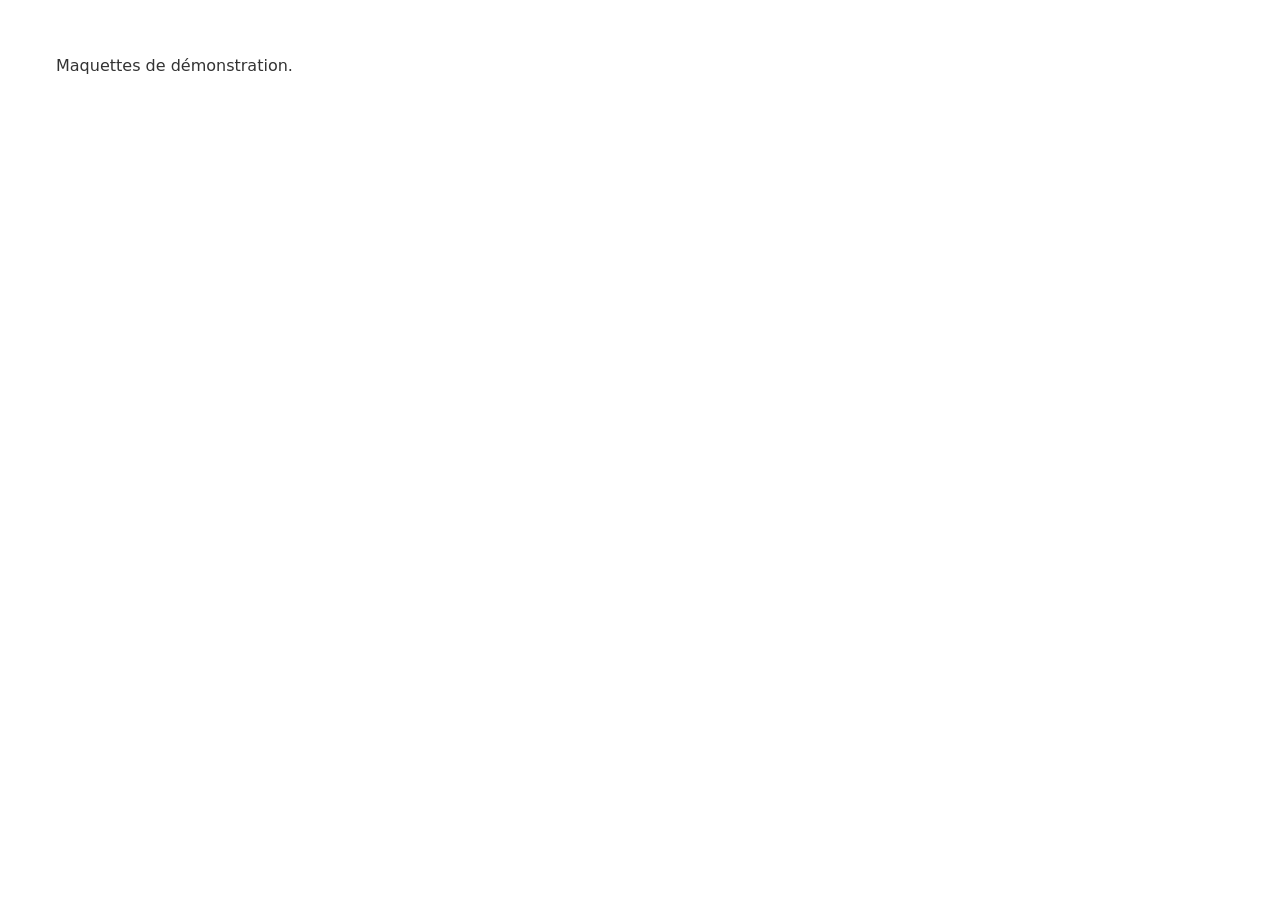
<file: index.html>
<!DOCTYPE html><html lang="fr"><head><meta charset="UTF-8"><meta name="robots" content="noindex, nofollow"><title>Maquettes</title></head><body style="font-family:system-ui;padding:3rem;color:#333">Maquettes de démonstration.</body></html>
</file>
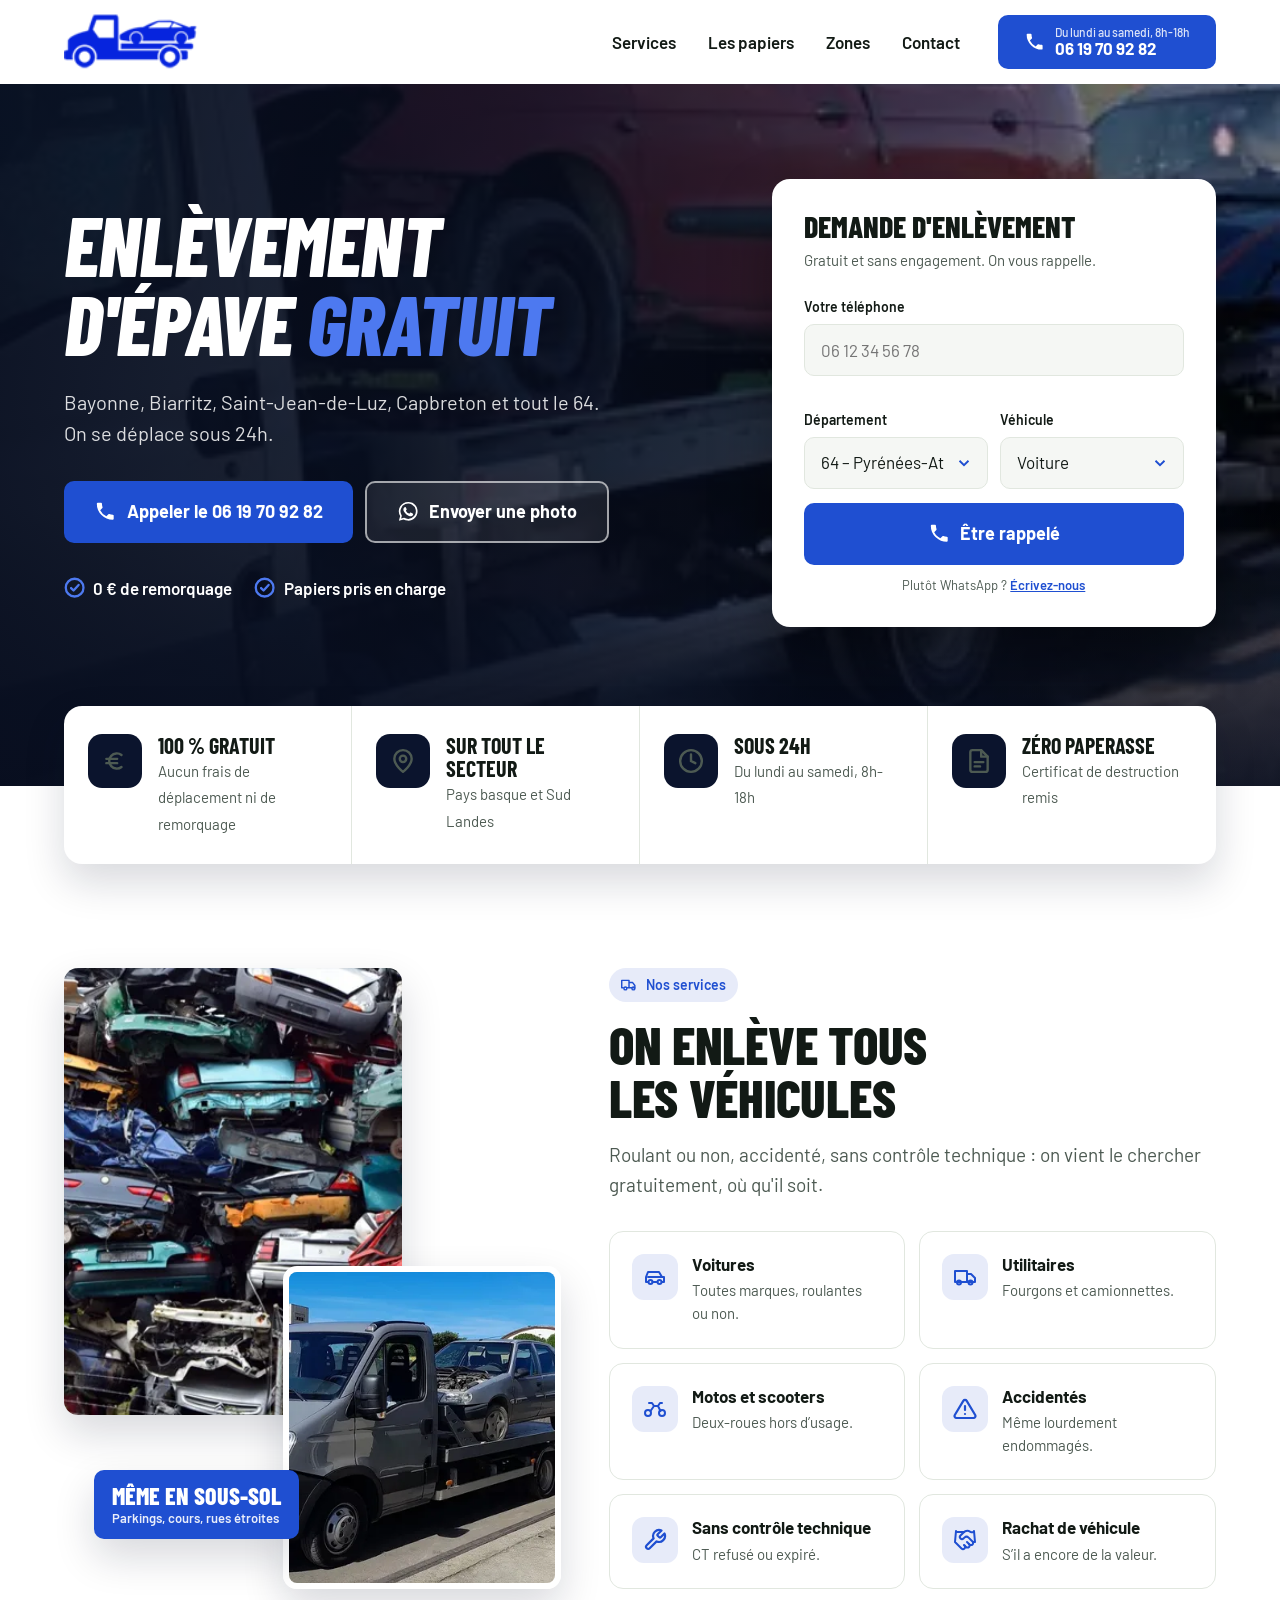
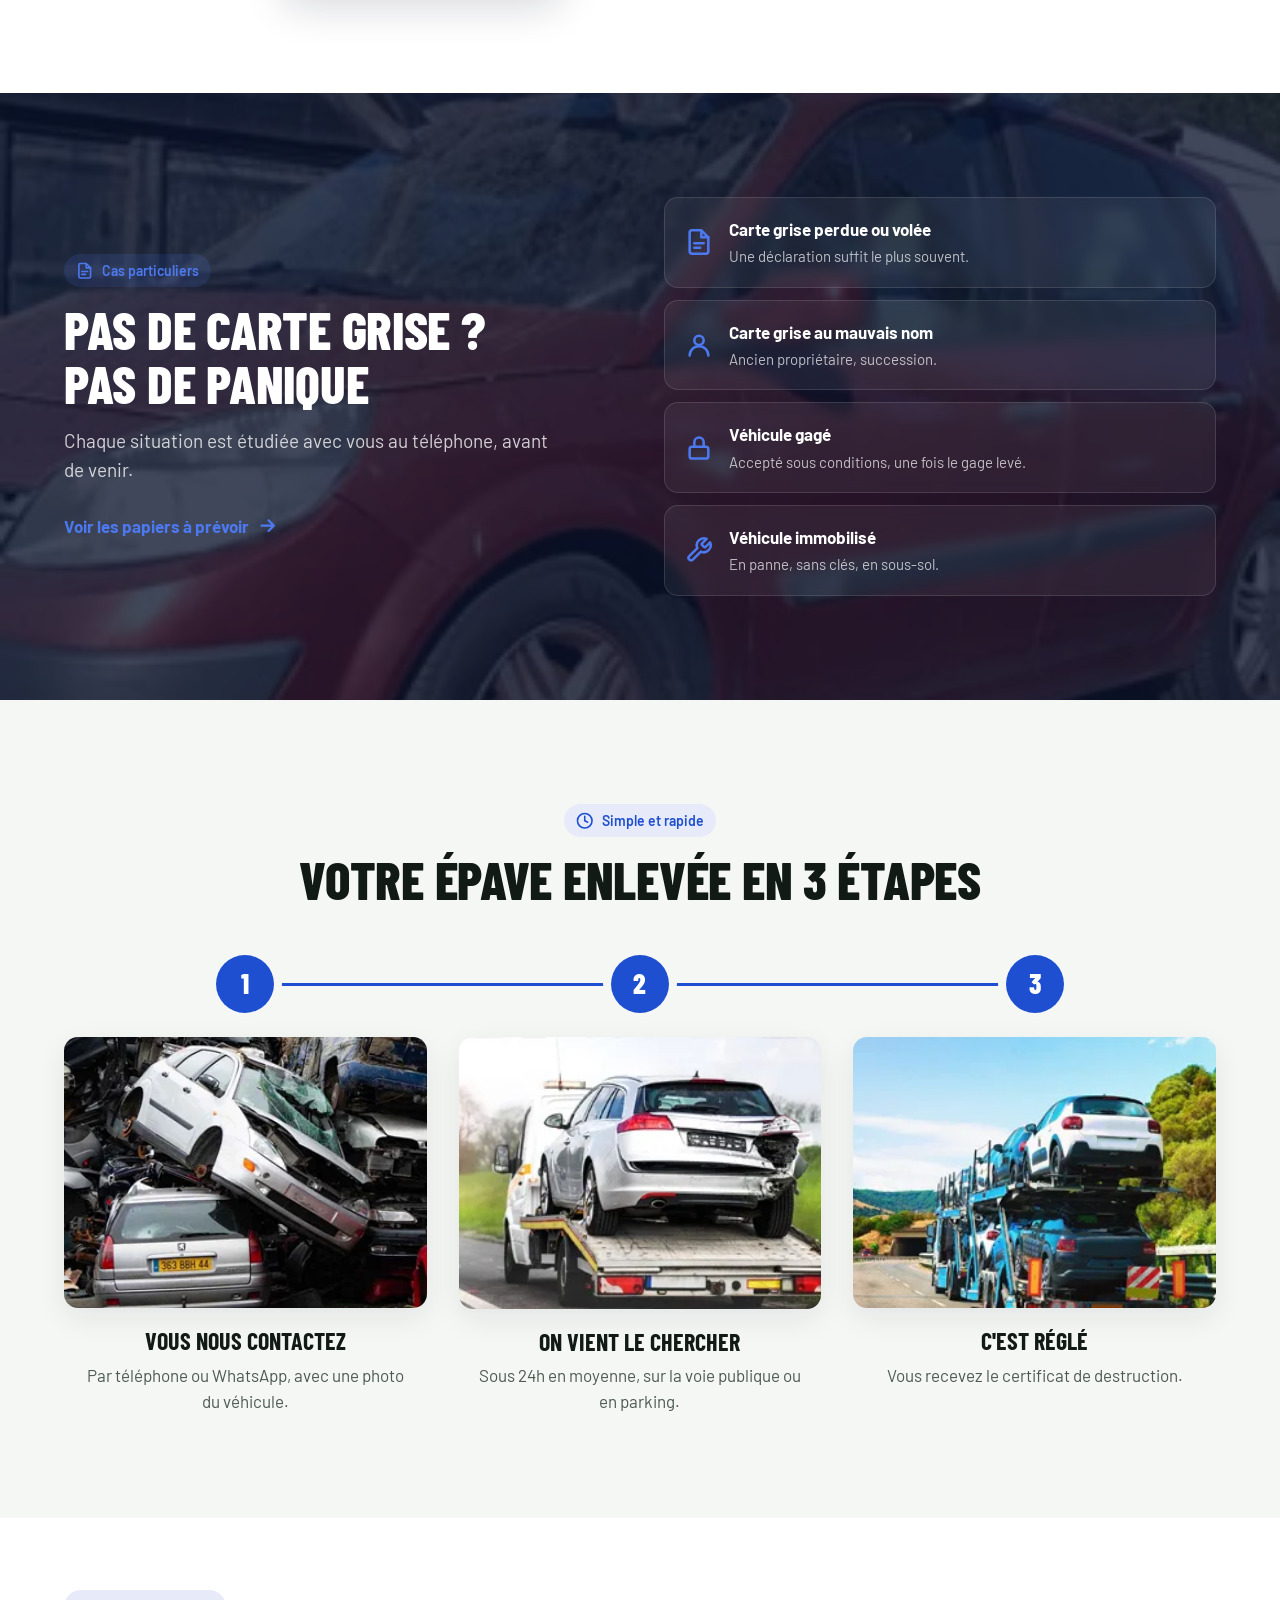
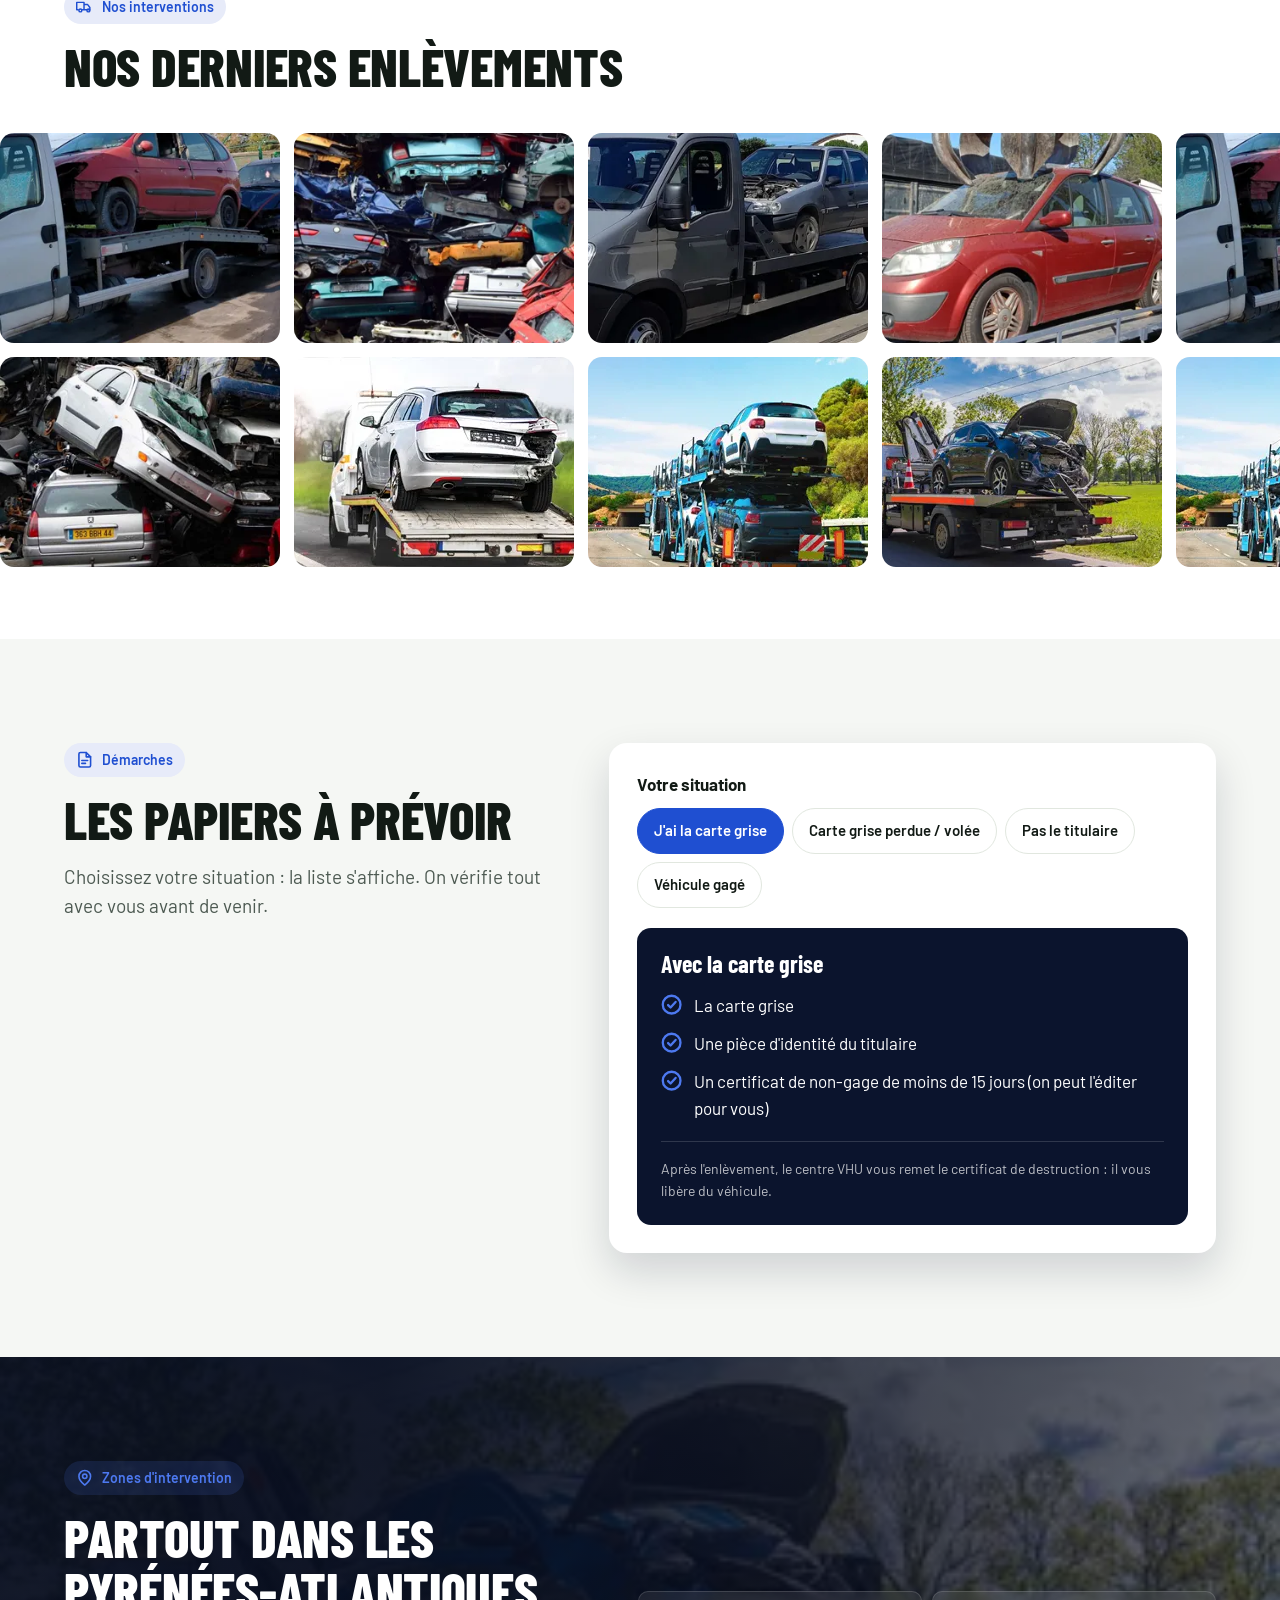
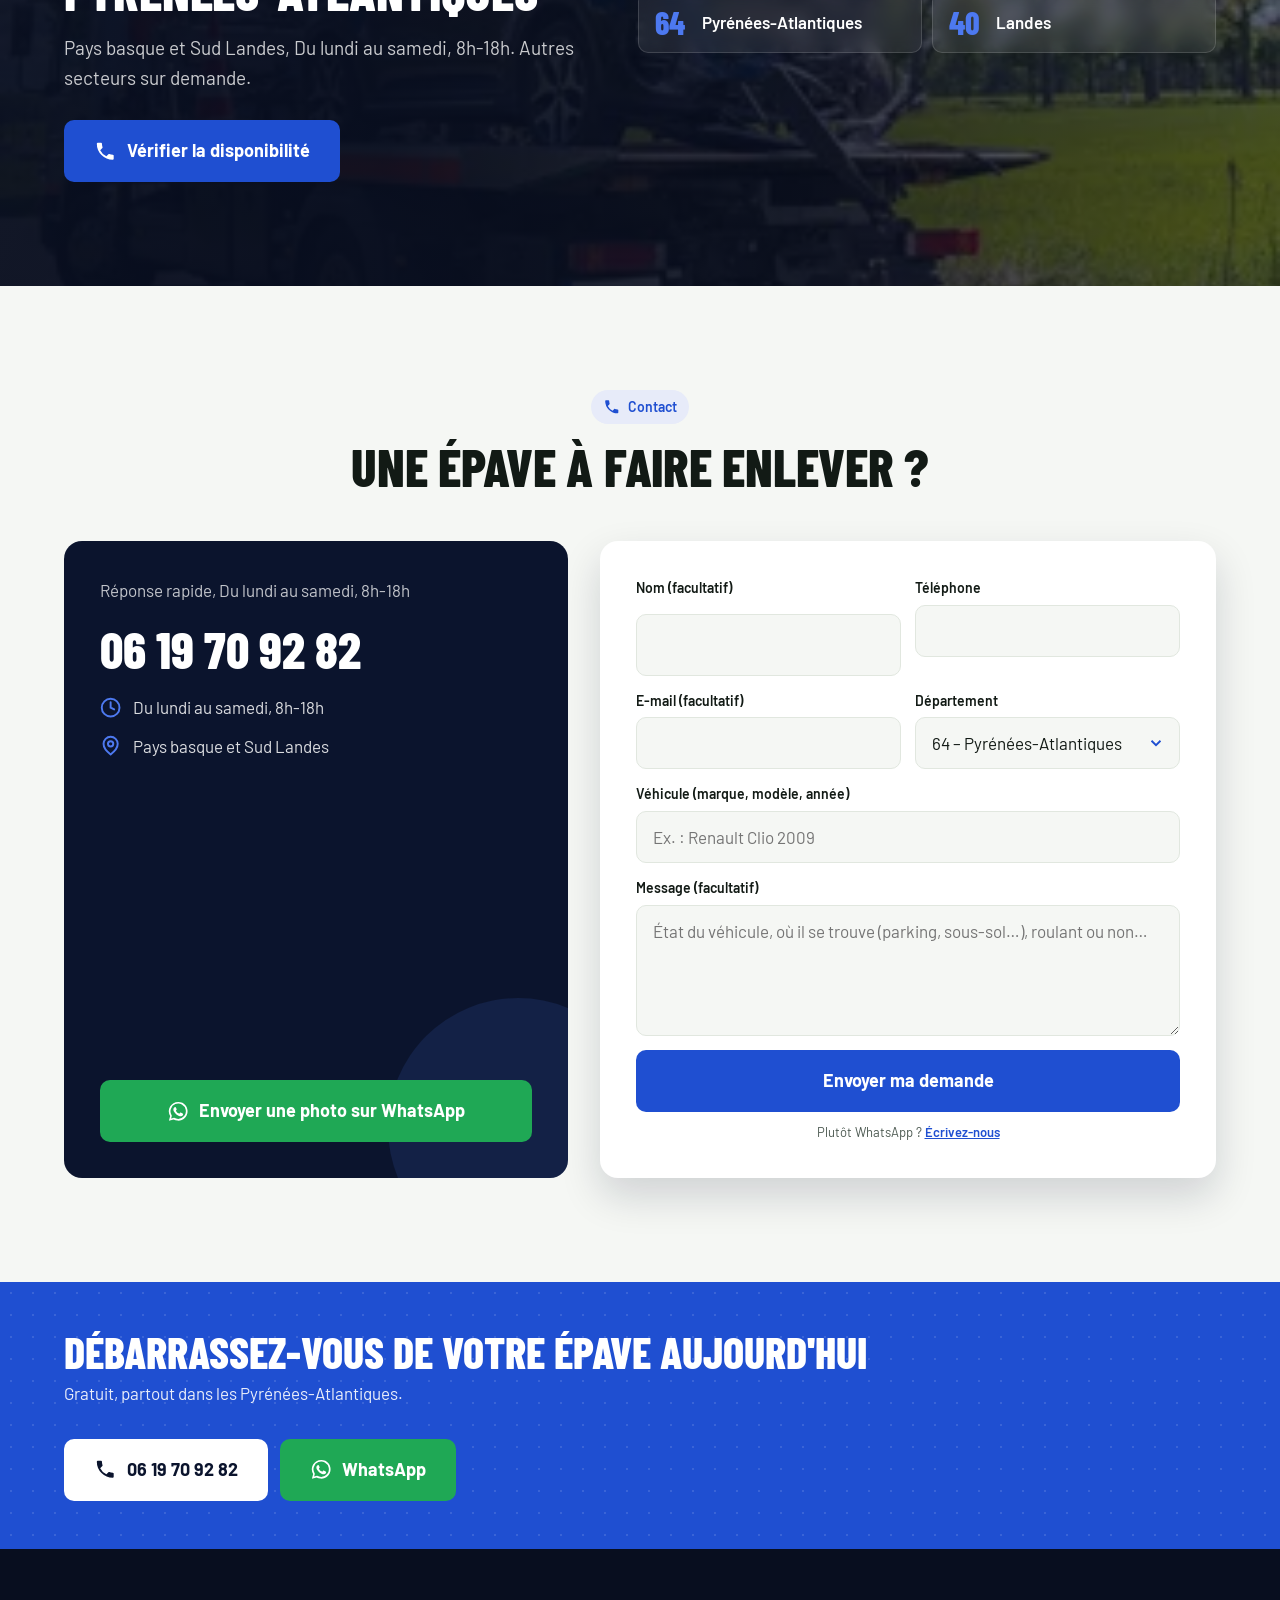
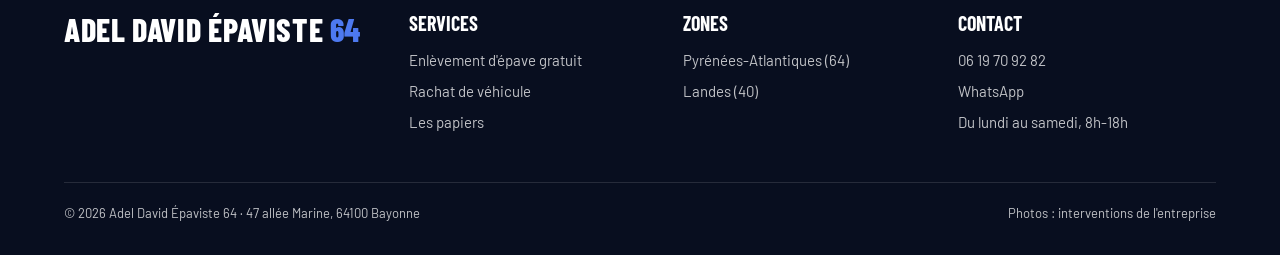
<file: epaviste-64-adel-david/index.html>
<!DOCTYPE html>
<html lang="fr">
<head>
  <meta charset="UTF-8">
  <meta name="viewport" content="width=device-width, initial-scale=1.0">
  <title>Enlèvement d&#x27;épave gratuit dans les Pyrénées-Atlantiques | Adel David Épaviste 64</title>
  <meta name="description" content="Enlèvement d&#x27;épave gratuit dans les Pyrénées-Atlantiques, Du lundi au samedi, 8h-18h. Tél. 06 19 70 92 82">
  <meta name="robots" content="noindex, nofollow">
  <meta property="og:title" content="Enlèvement d&#x27;épave gratuit dans les Pyrénées-Atlantiques | Adel David Épaviste 64">
  <meta property="og:description" content="Enlèvement d&#x27;épave gratuit dans les Pyrénées-Atlantiques, Du lundi au samedi, 8h-18h. Tél. 06 19 70 92 82">
  <meta property="og:image" content="img/photo-1.webp">
  <meta name="theme-color" content="#0b142d">
  <link rel="icon" href="img/logo.png">
  <link rel="preconnect" href="https://fonts.googleapis.com">
  <link rel="preconnect" href="https://fonts.gstatic.com" crossorigin>
  <link href="https://fonts.googleapis.com/css2?family=Barlow+Condensed:ital,wght@0,700;0,800;1,800&family=Barlow:wght@400;500;600;700&display=swap" rel="stylesheet">
  <link rel="preload" as="image" href="img/photo-1.webp">
  <link rel="stylesheet" href="theme.css">
</head>
<body>
  <a href="#contenu" class="skip-link">Aller au contenu</a>
  <svg width="0" height="0" style="position:absolute" aria-hidden="true">
  <symbol id="i-phone" viewBox="0 0 24 24" fill="currentColor"><path d="M6.6 10.8a15.1 15.1 0 0 0 6.6 6.6l2.2-2.2c.3-.3.7-.4 1-.2 1.1.4 2.3.6 3.6.6.6 0 1 .4 1 1V20c0 .6-.4 1-1 1A17 17 0 0 1 3 4c0-.6.4-1 1-1h3.5c.6 0 1 .4 1 1 0 1.3.2 2.5.6 3.6.1.3 0 .7-.2 1z"/></symbol>
  <symbol id="i-wa" viewBox="0 0 24 24" fill="currentColor"><path d="M12 2a10 10 0 0 0-8.6 15.1L2 22l5-1.3A10 10 0 1 0 12 2zm0 18.2c-1.5 0-3-.4-4.3-1.2l-.3-.2-3 .8.8-2.9-.2-.3A8.2 8.2 0 1 1 12 20.2zm4.5-6.1c-.2-.1-1.5-.7-1.7-.8-.2-.1-.4-.1-.6.1l-.8 1c-.1.2-.3.2-.5.1a6.7 6.7 0 0 1-3.3-2.9c-.3-.4.2-.4.7-1.4.1-.2 0-.3 0-.4l-.8-1.8c-.2-.5-.4-.4-.6-.4h-.5c-.2 0-.5.1-.7.3-.2.3-.9.9-.9 2.2s.9 2.5 1 2.7c.1.2 1.8 2.8 4.4 3.9 1.6.7 2.3.8 3.1.6.5-.1 1.5-.6 1.7-1.2.2-.6.2-1.1.2-1.2-.1-.1-.3-.2-.5-.3z"/></symbol>
  <symbol id="i-check" viewBox="0 0 24 24" fill="none" stroke="currentColor" stroke-width="2.6" stroke-linecap="round" stroke-linejoin="round"><circle cx="12" cy="12" r="10"/><path d="m8 12.5 2.8 2.8L16.5 9"/></symbol>
  <symbol id="i-star" viewBox="0 0 24 24" fill="currentColor"><path d="m12 2 3.1 6.3 6.9 1-5 4.9 1.2 6.8L12 17.8 5.8 21l1.2-6.8-5-4.9 6.9-1z"/></symbol>
  <symbol id="i-euro" viewBox="0 0 24 24" fill="none" stroke="currentColor" stroke-width="2.2" stroke-linecap="round" stroke-linejoin="round"><path d="M18 6.5A7 7 0 1 0 18 17.5"/><path d="M4 10h10M4 14h10"/></symbol>
  <symbol id="i-shield" viewBox="0 0 24 24" fill="none" stroke="currentColor" stroke-width="2.2" stroke-linecap="round" stroke-linejoin="round"><path d="M12 22s8-4 8-10V5l-8-3-8 3v7c0 6 8 10 8 10z"/><path d="m9 12 2 2 4-4"/></symbol>
  <symbol id="i-clock" viewBox="0 0 24 24" fill="none" stroke="currentColor" stroke-width="2.2" stroke-linecap="round"><circle cx="12" cy="12" r="10"/><path d="M12 6v6l4 2"/></symbol>
  <symbol id="i-hand" viewBox="0 0 24 24" fill="none" stroke="currentColor" stroke-width="2" stroke-linecap="round" stroke-linejoin="round"><path d="m11 17 2 2a1 1 0 1 0 3-3"/><path d="m14 14 2.5 2.5a1 1 0 1 0 3-3l-3.9-3.9a3 3 0 0 0-4.2 0l-.9.9a1 1 0 1 1-3-3l2.8-2.8a5.8 5.8 0 0 1 7.1-.9l.5.3a2 2 0 0 0 1.4.2L21 4"/><path d="m21 3 1 11h-2M3 3 2 14l6.5 6.5a1 1 0 1 0 3-3M3 4h8"/></symbol>
  <symbol id="i-car" viewBox="0 0 24 24" fill="none" stroke="currentColor" stroke-width="2" stroke-linecap="round" stroke-linejoin="round"><path d="M5 17H3v-5l2-5h11l3 5h2v5h-2"/><circle cx="7.5" cy="17" r="2"/><circle cx="16.5" cy="17" r="2"/><path d="M9.5 17h5M5 12h14"/></symbol>
  <symbol id="i-van" viewBox="0 0 24 24" fill="none" stroke="currentColor" stroke-width="2" stroke-linecap="round" stroke-linejoin="round"><path d="M2 6h12v11H2zM14 9h4l4 4v4h-8"/><circle cx="6" cy="17.5" r="2"/><circle cx="17.5" cy="17.5" r="2"/></symbol>
  <symbol id="i-moto" viewBox="0 0 24 24" fill="none" stroke="currentColor" stroke-width="2" stroke-linecap="round" stroke-linejoin="round"><circle cx="5" cy="16" r="3"/><circle cx="19" cy="16" r="3"/><path d="M7.5 14 11 9h4l2.5 5M11 9 9 6H6M15 9l2-3h2"/></symbol>
  <symbol id="i-crash" viewBox="0 0 24 24" fill="none" stroke="currentColor" stroke-width="2.2" stroke-linecap="round" stroke-linejoin="round"><path d="M10.3 3.9 1.8 18a2 2 0 0 0 1.7 3h17a2 2 0 0 0 1.7-3L13.7 3.9a2 2 0 0 0-3.4 0zM12 9v4M12 17h.01"/></symbol>
  <symbol id="i-wrench" viewBox="0 0 24 24" fill="none" stroke="currentColor" stroke-width="2.2" stroke-linecap="round" stroke-linejoin="round"><path d="M14.7 6.3a1 1 0 0 0 0 1.4l1.6 1.6a1 1 0 0 0 1.4 0l3.8-3.8a6 6 0 0 1-7.9 7.9l-6.9 6.9a2.1 2.1 0 0 1-3-3l6.9-6.9a6 6 0 0 1 7.9-7.9z"/></symbol>
  <symbol id="i-doc" viewBox="0 0 24 24" fill="none" stroke="currentColor" stroke-width="2.2" stroke-linecap="round" stroke-linejoin="round"><path d="M14 2H6a2 2 0 0 0-2 2v16a2 2 0 0 0 2 2h12a2 2 0 0 0 2-2V8z"/><path d="M14 2v6h6M8 13h8M8 17h5"/></symbol>
  <symbol id="i-lock" viewBox="0 0 24 24" fill="none" stroke="currentColor" stroke-width="2.2" stroke-linecap="round"><rect x="4" y="11" width="16" height="10" rx="2"/><path d="M8 11V7a4 4 0 0 1 8 0v4"/></symbol>
  <symbol id="i-user" viewBox="0 0 24 24" fill="none" stroke="currentColor" stroke-width="2.2" stroke-linecap="round"><circle cx="12" cy="8" r="4"/><path d="M4 21a8 8 0 0 1 16 0"/></symbol>
  <symbol id="i-pin" viewBox="0 0 24 24" fill="none" stroke="currentColor" stroke-width="2.2" stroke-linecap="round" stroke-linejoin="round"><path d="M20 10c0 6-8 12-8 12S4 16 4 10a8 8 0 0 1 16 0z"/><circle cx="12" cy="10" r="3"/></symbol>
  <symbol id="i-mail" viewBox="0 0 24 24" fill="none" stroke="currentColor" stroke-width="2.2" stroke-linecap="round" stroke-linejoin="round"><rect x="2" y="4" width="20" height="16" rx="2"/><path d="m22 7-10 6L2 7"/></symbol>
  <symbol id="i-recycle" viewBox="0 0 24 24" fill="none" stroke="currentColor" stroke-width="2.2" stroke-linecap="round" stroke-linejoin="round"><path d="M7 19H4.8a1.8 1.8 0 0 1-1.6-2.7L7.2 9.5M11 19h8.2a1.8 1.8 0 0 0 1.6-2.7l-1.2-2M14 16l-3 3 3 3M8.3 13.6 7.2 9.5 3.1 10.6M9.3 5.6l1.1-1.8a1.8 1.8 0 0 1 3 0l3.9 6.7M13.4 9.9l4.1 1.1 1.1-4.1"/></symbol>
  <symbol id="i-drop" viewBox="0 0 24 24" fill="none" stroke="currentColor" stroke-width="2.2" stroke-linecap="round" stroke-linejoin="round"><path d="M12 2.7 6.3 8.4a8 8 0 1 0 11.4 0z"/></symbol>
  <symbol id="i-truck" viewBox="0 0 24 24" fill="none" stroke="currentColor" stroke-width="2" stroke-linecap="round" stroke-linejoin="round"><path d="M1 16V6h10v10M11 9h5l3 4v3h-2M1 16h2m6 0h6"/><circle cx="6" cy="17" r="2"/><circle cx="17" cy="17" r="2"/></symbol>
  <symbol id="i-building" viewBox="0 0 24 24" fill="none" stroke="currentColor" stroke-width="2.2" stroke-linecap="round"><rect x="4" y="2" width="16" height="20" rx="2"/><path d="M9 22v-4h6v4M8 6h.01M12 6h.01M16 6h.01M8 10h.01M12 10h.01M16 10h.01M8 14h.01M12 14h.01M16 14h.01"/></symbol>
  <symbol id="i-parking" viewBox="0 0 24 24" fill="none" stroke="currentColor" stroke-width="2.2" stroke-linecap="round"><rect x="3" y="3" width="18" height="18" rx="3"/><path d="M9 17V7h4a3 3 0 0 1 0 6H9"/></symbol>
  <symbol id="i-moon" viewBox="0 0 24 24" fill="none" stroke="currentColor" stroke-width="2.2" stroke-linecap="round" stroke-linejoin="round"><path d="M12 3a6 6 0 0 0 9 9 9 9 0 1 1-9-9z"/></symbol>
  <symbol id="i-arrow" viewBox="0 0 24 24" fill="none" stroke="currentColor" stroke-width="2.4" stroke-linecap="round" stroke-linejoin="round"><path d="M5 12h14M13 6l6 6-6 6"/></symbol>
</svg>


  <!-- ===== BARRE COLLANTE ===== -->
  <header class="navbar_component">
    <div class="padding-global"><div class="container-large navbar_inner">
      <a href="#contenu" class="navbar_logo" aria-label="Adel David Épaviste 64, accueil"><img src="img/logo.png" alt="Logo Adel David Épaviste 64" style="height:60px;width:auto"></a>
      <nav class="navbar_menu" aria-label="Navigation principale">
        <a href="#services" class="navbar_link">Services</a>
        <a href="#papiers" class="navbar_link">Les papiers</a>
        <a href="#zones" class="navbar_link">Zones</a>
        <a href="#contact" class="navbar_link">Contact</a>
      </nav>
      <a href="tel:+33619709282" class="button navbar_phone"><svg class="icon" aria-hidden="true"><use href="#i-phone"/></svg><span><small>Du lundi au samedi, 8h-18h</small>06 19 70 92 82</span></a>
      <button class="navbar_toggle" type="button" aria-expanded="false" aria-label="Ouvrir le menu"><span></span><span></span><span></span></button>
    </div></div>
  </header>

  <main id="contenu">

    <!-- ===== HERO VIDÉO ===== -->
    <section class="section_hero">
      <div class="hero_media">
        <img src="img/photo-1.webp" alt="" fetchpriority="high">
      </div>
      <div class="padding-global"><div class="container-large hero_inner">
        <div class="hero_animate">
          
          <h1 class="heading-style-h1 hero_title"><span class="line">Enlèvement</span><span class="line">d'épave <span class="text-highlight">gratuit</span></span></h1>
          <p class="hero_subtitle">Bayonne, Biarritz, Saint-Jean-de-Luz, Capbreton et tout le 64. On se déplace sous 24h.</p>
          <div class="hero_buttons">
            <a href="tel:+33619709282" class="button is-large is-shine"><svg class="icon" aria-hidden="true"><use href="#i-phone"/></svg>Appeler le 06 19 70 92 82</a>
            <a href="https://wa.me/33619709282" target="_blank" rel="noopener" class="button is-outline is-large is-half"><svg class="icon" aria-hidden="true"><use href="#i-wa"/></svg><span class="hide-mobile">Envoyer une photo</span><span class="show-mobile">WhatsApp</span></a>
            <a href="#demande" class="button is-outline is-large is-half show-tablet" data-goto-form><svg class="icon" aria-hidden="true"><use href="#i-mail"/></svg>Être rappelé</a>
          </div>
          
          <ul class="hero_checks"><li><svg class="icon" aria-hidden="true"><use href="#i-check"/></svg>0 € de remorquage</li><li><svg class="icon" aria-hidden="true"><use href="#i-check"/></svg>Papiers pris en charge</li></ul>
        </div>

        <form class="quote_card hero_card_in" id="demande" data-mail-form novalidate>
          <p class="quote_title">Demande d'enlèvement</p>
          <p class="quote_sub">Gratuit et sans engagement. On vous rappelle.</p>
          <div class="form_field"><label for="q-tel">Votre téléphone</label><input class="form_input" id="q-tel" name="tel" type="tel" inputmode="tel" autocomplete="tel" placeholder="06 12 34 56 78" required data-label="Téléphone"><span class="form_error" data-error-for="tel"></span></div>
          <div class="form_row">
            <div class="form_field"><label for="q-dep">Département</label><select class="form_input" id="q-dep" name="dep" data-label="Département"><option>64 – Pyrénées-Atlantiques</option><option>40 – Landes</option><option>Autre département</option></select></div>
            <div class="form_field"><label for="q-veh">Véhicule</label><select class="form_input" id="q-veh" name="vehicule" data-label="Type de véhicule"><option>Voiture</option><option>Utilitaire</option><option>Moto ou scooter</option></select></div>
          </div>
          <input type="text" name="_honey" class="form_honey" tabindex="-1" autocomplete="off" aria-hidden="true">
          <button type="submit" class="button is-full is-large"><svg class="icon" aria-hidden="true"><use href="#i-phone"/></svg>Être rappelé</button>
          <p class="form_note" data-form-status>Plutôt WhatsApp&nbsp;? <a href="https://wa.me/33619709282" target="_blank" rel="noopener">Écrivez-nous</a></p>
        </form>
      </div></div>
    </section>

    <!-- ===== AVANTAGES ===== -->
    <section class="section_perks">
      <div class="padding-global"><div class="container-large">
        <div class="perks_list" data-reveal-group>
          <div class="perks_item" data-reveal><span class="perks_icon"><svg class="" aria-hidden="true"><use href="#i-euro"/></svg></span><div><strong>100 % gratuit</strong><span>Aucun frais de déplacement ni de remorquage</span></div></div>
          <div class="perks_item" data-reveal><span class="perks_icon"><svg class="" aria-hidden="true"><use href="#i-pin"/></svg></span><div><strong>Sur tout le secteur</strong><span>Pays basque et Sud Landes</span></div></div>
          <div class="perks_item" data-reveal><span class="perks_icon"><svg class="" aria-hidden="true"><use href="#i-clock"/></svg></span><div><strong>Sous 24h</strong><span>Du lundi au samedi, 8h-18h</span></div></div>
          <div class="perks_item" data-reveal><span class="perks_icon"><svg class="" aria-hidden="true"><use href="#i-doc"/></svg></span><div><strong>Zéro paperasse</strong><span>Certificat de destruction remis</span></div></div>
        </div>
      </div></div>
    </section>

    <!-- ===== SERVICES ===== -->
    <section class="section_services" id="services">
      <div class="padding-global"><div class="container-large padding-section-large">
        <div class="services_layout">
          <div class="services_photos" data-reveal="left">
            <div class="services_photo is-a"><img src="img/photo-2.webp" alt="Enlèvement d'épave par Adel David Épaviste 64" loading="lazy" width="1200" height="1600"></div>
            <div class="services_photo is-b"><img src="img/photo-3.webp" alt="Véhicule chargé sur le plateau" loading="lazy" width="1200" height="1600"></div>
            <div class="services_badge">Même en sous-sol<small>Parkings, cours, rues étroites</small></div>
          </div>
          <div data-reveal-group>
            <div class="section-head" style="margin-bottom:2rem">
              <span class="section-tag" data-reveal><svg class="icon" aria-hidden="true"><use href="#i-truck"/></svg>Nos services</span>
              <h2 class="heading-style-h2" data-reveal>On enlève tous les véhicules</h2>
              <p class="text-lead" data-reveal>Roulant ou non, accidenté, sans contrôle technique : on vient le chercher gratuitement, où qu'il soit.</p>
            </div>
            <div class="services_grid"><div class="service_card" data-reveal><span class="service_icon"><svg class="" aria-hidden="true"><use href="#i-car"/></svg></span><div><h3>Voitures</h3><p>Toutes marques, roulantes ou non.</p></div></div><div class="service_card" data-reveal><span class="service_icon"><svg class="" aria-hidden="true"><use href="#i-van"/></svg></span><div><h3>Utilitaires</h3><p>Fourgons et camionnettes.</p></div></div><div class="service_card" data-reveal><span class="service_icon"><svg class="" aria-hidden="true"><use href="#i-moto"/></svg></span><div><h3>Motos et scooters</h3><p>Deux-roues hors d’usage.</p></div></div><div class="service_card" data-reveal><span class="service_icon"><svg class="" aria-hidden="true"><use href="#i-crash"/></svg></span><div><h3>Accidentés</h3><p>Même lourdement endommagés.</p></div></div><div class="service_card" data-reveal><span class="service_icon"><svg class="" aria-hidden="true"><use href="#i-wrench"/></svg></span><div><h3>Sans contrôle technique</h3><p>CT refusé ou expiré.</p></div></div><div class="service_card" data-reveal><span class="service_icon"><svg class="" aria-hidden="true"><use href="#i-hand"/></svg></span><div><h3>Rachat de véhicule</h3><p>S’il a encore de la valeur.</p></div></div></div>
          </div>
        </div>
      </div></div>
    </section>

    <!-- ===== CAS PARTICULIERS ===== -->
    <section class="section_special background-color-dark">
      <div class="special_bg"><img src="img/photo-4.webp" alt="" loading="lazy"></div>
      <div class="padding-global"><div class="container-large padding-section-large">
        <div class="special_layout">
          <div data-reveal-group>
            <span class="section-tag" data-reveal><svg class="icon" aria-hidden="true"><use href="#i-doc"/></svg>Cas particuliers</span>
            <h2 class="heading-style-h2" data-reveal>Pas de carte grise&nbsp;? Pas de panique</h2>
            <p class="text-lead" data-reveal>Chaque situation est étudiée avec vous au téléphone, avant de venir.</p>
            <p style="margin-top:1.75rem" data-reveal><a href="#papiers" class="link-arrow">Voir les papiers à prévoir <svg class="icon" aria-hidden="true"><use href="#i-arrow"/></svg></a></p>
          </div>
          <div class="special_list" data-reveal-group>
            <div class="special_item" data-reveal="right"><svg class="icon" aria-hidden="true"><use href="#i-doc"/></svg><div><strong>Carte grise perdue ou volée</strong><span>Une déclaration suffit le plus souvent.</span></div></div>
            <div class="special_item" data-reveal="right"><svg class="icon" aria-hidden="true"><use href="#i-user"/></svg><div><strong>Carte grise au mauvais nom</strong><span>Ancien propriétaire, succession.</span></div></div>
            <div class="special_item" data-reveal="right"><svg class="icon" aria-hidden="true"><use href="#i-lock"/></svg><div><strong>Véhicule gagé</strong><span>Accepté sous conditions, une fois le gage levé.</span></div></div>
            <div class="special_item" data-reveal="right"><svg class="icon" aria-hidden="true"><use href="#i-wrench"/></svg><div><strong>Véhicule immobilisé</strong><span>En panne, sans clés, en sous-sol.</span></div></div>
          </div>
        </div>
      </div></div>
    </section>

    <!-- ===== ÉTAPES ===== -->
    <section class="section_steps background-color-light">
      <div class="padding-global"><div class="container-large padding-section-large">
        <div class="section-head is-center" data-reveal-group>
          <span class="section-tag" data-reveal><svg class="icon" aria-hidden="true"><use href="#i-clock"/></svg>Simple et rapide</span>
          <h2 class="heading-style-h2" data-reveal>Votre épave enlevée en 3 étapes</h2>
        </div>
        <div class="steps_grid" data-reveal-group>
          <div class="steps_line"></div>
          <div class="step_card" data-reveal><div class="step_number">1</div><div class="step_image"><img src="img/photo-5.webp" alt="Photo du véhicule" loading="lazy" width="1000" height="753"></div><h3 class="heading-style-h3">Vous nous contactez</h3><p>Par téléphone ou WhatsApp, avec une photo du véhicule.</p></div>
          <div class="step_card" data-reveal><div class="step_number">2</div><div class="step_image"><img src="img/photo-6.webp" alt="Dépanneuse chargée d'un véhicule" loading="lazy" width="1200" height="900"></div><h3 class="heading-style-h3">On vient le chercher</h3><p>Sous 24h en moyenne, sur la voie publique ou en parking.</p></div>
          <div class="step_card" data-reveal><div class="step_number">3</div><div class="step_image"><img src="img/photo-7.webp" alt="Véhicule enlevé" loading="lazy" width="1000" height="753"></div><h3 class="heading-style-h3">C'est réglé</h3><p>Vous recevez le certificat de destruction.</p></div>
        </div>
      </div></div>
    </section>

    <!-- ===== GALERIE ===== -->
    <section class="section_gallery">
      <div class="padding-global"><div class="container-large padding-section-medium" style="padding-bottom:2.5rem">
        <div class="section-head" data-reveal-group style="margin-bottom:0">
          <span class="section-tag" data-reveal><svg class="icon" aria-hidden="true"><use href="#i-truck"/></svg>Nos interventions</span>
          <h2 class="heading-style-h2" data-reveal>Nos derniers enlèvements</h2>
        </div>
      </div></div>
      <div class="gallery_rows" style="padding-bottom:4.5rem">
        <div class="gallery_marquee" data-marquee><div class="gallery_item"><img src="img/photo-1.webp" alt="Enlèvement d&#x27;épave par Adel David Épaviste 64" loading="lazy" width="900" height="1200"></div><div class="gallery_item"><img src="img/photo-2.webp" alt="Enlèvement d&#x27;épave par Adel David Épaviste 64" loading="lazy" width="900" height="1200"></div><div class="gallery_item"><img src="img/photo-3.webp" alt="Enlèvement d&#x27;épave par Adel David Épaviste 64" loading="lazy" width="900" height="1200"></div><div class="gallery_item"><img src="img/photo-4.webp" alt="Enlèvement d&#x27;épave par Adel David Épaviste 64" loading="lazy" width="900" height="1200"></div><div class="gallery_item"><img src="img/photo-1.webp" alt="Enlèvement d&#x27;épave par Adel David Épaviste 64" loading="lazy" width="900" height="1200"></div><div class="gallery_item"><img src="img/photo-2.webp" alt="Enlèvement d&#x27;épave par Adel David Épaviste 64" loading="lazy" width="900" height="1200"></div><div class="gallery_item"><img src="img/photo-3.webp" alt="Enlèvement d&#x27;épave par Adel David Épaviste 64" loading="lazy" width="900" height="1200"></div><div class="gallery_item"><img src="img/photo-4.webp" alt="Enlèvement d&#x27;épave par Adel David Épaviste 64" loading="lazy" width="900" height="1200"></div></div>
        <div class="gallery_marquee is-reverse" data-marquee><div class="gallery_item"><img src="img/photo-5.webp" alt="Enlèvement d&#x27;épave par Adel David Épaviste 64" loading="lazy" width="900" height="1200"></div><div class="gallery_item"><img src="img/photo-6.webp" alt="Enlèvement d&#x27;épave par Adel David Épaviste 64" loading="lazy" width="900" height="1200"></div><div class="gallery_item"><img src="img/photo-7.webp" alt="Enlèvement d&#x27;épave par Adel David Épaviste 64" loading="lazy" width="900" height="1200"></div><div class="gallery_item"><img src="img/photo-8.webp" alt="Enlèvement d&#x27;épave par Adel David Épaviste 64" loading="lazy" width="900" height="1200"></div><div class="gallery_item"><img src="img/photo-9.webp" alt="Enlèvement d&#x27;épave par Adel David Épaviste 64" loading="lazy" width="900" height="1200"></div><div class="gallery_item"><img src="img/photo-5.webp" alt="Enlèvement d&#x27;épave par Adel David Épaviste 64" loading="lazy" width="900" height="1200"></div><div class="gallery_item"><img src="img/photo-6.webp" alt="Enlèvement d&#x27;épave par Adel David Épaviste 64" loading="lazy" width="900" height="1200"></div><div class="gallery_item"><img src="img/photo-7.webp" alt="Enlèvement d&#x27;épave par Adel David Épaviste 64" loading="lazy" width="900" height="1200"></div></div>
      </div>
    </section>

    <!-- ===== VOS PAPIERS ===== -->
    <section class="section_papers background-color-light" id="papiers">
      <div class="padding-global"><div class="container-large padding-section-large">
        <div class="papers_layout">
          <div data-reveal-group>
            <span class="section-tag" data-reveal><svg class="icon" aria-hidden="true"><use href="#i-doc"/></svg>Démarches</span>
            <h2 class="heading-style-h2" data-reveal>Les papiers à prévoir</h2>
            <p class="text-lead" data-reveal>Choisissez votre situation : la liste s'affiche. On vérifie tout avec vous avant de venir.</p>
          </div>
          <form class="papers_tool" data-papers onsubmit="return false" data-reveal="right">
            <fieldset class="papers_choices">
              <legend>Votre situation</legend>
              <label class="papers_choice"><input type="radio" name="situation" value="cg" checked><span>J'ai la carte grise</span></label>
              <label class="papers_choice"><input type="radio" name="situation" value="perdue"><span>Carte grise perdue / volée</span></label>
              <label class="papers_choice"><input type="radio" name="situation" value="tiers"><span>Pas le titulaire</span></label>
              <label class="papers_choice"><input type="radio" name="situation" value="gage"><span>Véhicule gagé</span></label>
            </fieldset>
            <div class="papers_result" aria-live="polite">
              <div class="papers_panel" data-panel="cg"><h3>Avec la carte grise</h3><ul class="papers_list">
                <li><svg class="icon" aria-hidden="true"><use href="#i-check"/></svg>La carte grise</li>
                <li><svg class="icon" aria-hidden="true"><use href="#i-check"/></svg>Une pièce d'identité du titulaire</li>
                <li><svg class="icon" aria-hidden="true"><use href="#i-check"/></svg>Un certificat de non-gage de moins de 15 jours (on peut l'éditer pour vous)</li></ul></div>
              <div class="papers_panel" data-panel="perdue"><h3>Sans la carte grise</h3><ul class="papers_list">
                <li><svg class="icon" aria-hidden="true"><use href="#i-check"/></svg>La déclaration de perte, ou le récépissé de plainte en cas de vol</li>
                <li><svg class="icon" aria-hidden="true"><use href="#i-check"/></svg>Une pièce d'identité du titulaire</li>
                <li><svg class="icon" aria-hidden="true"><use href="#i-check"/></svg>Un certificat de non-gage de moins de 15 jours</li></ul></div>
              <div class="papers_panel" data-panel="tiers"><h3>Pour le véhicule d'un proche</h3><ul class="papers_list">
                <li><svg class="icon" aria-hidden="true"><use href="#i-check"/></svg>La carte grise du véhicule</li>
                <li><svg class="icon" aria-hidden="true"><use href="#i-check"/></svg>Une procuration signée du titulaire, avec sa pièce d'identité</li>
                <li><svg class="icon" aria-hidden="true"><use href="#i-check"/></svg>En cas de succession : acte de décès et attestation d'héritier</li></ul></div>
              <div class="papers_panel" data-panel="gage"><h3>Pour un véhicule gagé</h3><ul class="papers_list">
                <li><svg class="icon" aria-hidden="true"><use href="#i-check"/></svg>Le courrier de levée du gage de l'organisme de crédit</li>
                <li><svg class="icon" aria-hidden="true"><use href="#i-check"/></svg>Puis les mêmes papiers qu'avec la carte grise</li>
                <li><svg class="icon" aria-hidden="true"><use href="#i-check"/></svg>On vous explique la démarche au téléphone</li></ul></div>
              <p class="papers_note">Après l'enlèvement, le centre VHU vous remet le certificat de destruction : il vous libère du véhicule.</p>
            </div>
          </form>
        </div>
      </div></div>
    </section>

    <!-- ===== AVIS (réels uniquement) ===== -->
    

    <!-- ===== ZONES ===== -->
    <section class="section_zones background-color-dark" id="zones">
      <div class="zones_bg"><img src="img/photo-8.webp" alt="" loading="lazy"></div>
      <div class="padding-global"><div class="container-large padding-section-large">
        <div class="zones_layout">
          <div data-reveal-group>
            <span class="section-tag" data-reveal><svg class="icon" aria-hidden="true"><use href="#i-pin"/></svg>Zones d'intervention</span>
            <h2 class="heading-style-h2" data-reveal>Partout dans les Pyrénées-Atlantiques</h2>
            <p class="text-lead" data-reveal>Pays basque et Sud Landes, Du lundi au samedi, 8h-18h. Autres secteurs sur demande.</p>
            <p style="margin-top:1.75rem" data-reveal><a href="tel:+33619709282" class="button is-large"><svg class="icon" aria-hidden="true"><use href="#i-phone"/></svg>Vérifier la disponibilité</a></p>
          </div>
          <div class="zones_grid" data-reveal-group><div class="zone_item" data-reveal><span class="zone_number">64</span><span>Pyrénées-Atlantiques</span></div><div class="zone_item" data-reveal><span class="zone_number">40</span><span>Landes</span></div></div>
        </div>
      </div></div>
    </section>

    <!-- ===== CONTACT ===== -->
    <section class="section_contact background-color-light" id="contact">
      <div class="padding-global"><div class="container-large padding-section-large">
        <div class="section-head is-center" data-reveal-group>
          <span class="section-tag" data-reveal><svg class="icon" aria-hidden="true"><use href="#i-phone"/></svg>Contact</span>
          <h2 class="heading-style-h2" data-reveal>Une épave à faire enlever ?</h2>
        </div>
        <div class="contact_layout">
          <div class="contact_card" data-reveal="left">
            <p style="color:rgba(255,255,255,.75)">Réponse rapide, Du lundi au samedi, 8h-18h</p>
            <a href="tel:+33619709282" class="contact_phone">06 19 70 92 82</a>
            <ul class="contact_lines">
              <li><svg class="icon" aria-hidden="true"><use href="#i-clock"/></svg>Du lundi au samedi, 8h-18h</li>
              <li><svg class="icon" aria-hidden="true"><use href="#i-pin"/></svg>Pays basque et Sud Landes</li>
              
            </ul>
            <a href="https://wa.me/33619709282" target="_blank" rel="noopener" class="button is-whatsapp is-large" style="position:relative;z-index:1;margin-top:auto"><svg class="icon" aria-hidden="true"><use href="#i-wa"/></svg>Envoyer une photo sur WhatsApp</a>
          </div>
          <form class="contact_form" data-mail-form novalidate data-reveal="right">
            <div class="form_field"><label for="c-nom">Nom (facultatif)</label><input class="form_input" id="c-nom" name="nom" autocomplete="name" data-label="Nom complet"></div>
            <div class="form_field"><label for="c-tel">Téléphone</label><input class="form_input" id="c-tel" name="tel" type="tel" inputmode="tel" autocomplete="tel" required data-label="Téléphone"><span class="form_error" data-error-for="tel"></span></div>
            <div class="form_field"><label for="c-mail">E-mail (facultatif)</label><input class="form_input" id="c-mail" name="email" type="email" autocomplete="email" data-label="Email"></div>
            <div class="form_field"><label for="c-dep">Département</label><select class="form_input" id="c-dep" name="dep" data-label="Département"><option>64 – Pyrénées-Atlantiques</option><option>40 – Landes</option><option>Autre département</option></select></div>
            <div class="form_field is-full"><label for="c-veh">Véhicule (marque, modèle, année)</label><input class="form_input" id="c-veh" name="vehicule" placeholder="Ex. : Renault Clio 2009" data-label="Type de véhicule"></div>
            <div class="form_field is-full"><label for="c-msg">Message (facultatif)</label><textarea class="form_input" id="c-msg" name="message" rows="4" placeholder="État du véhicule, où il se trouve (parking, sous-sol…), roulant ou non…" data-label="Message"></textarea></div>
            <input type="text" name="_honey" class="form_honey" tabindex="-1" autocomplete="off" aria-hidden="true">
            <div class="is-full"><button type="submit" class="button is-full is-large">Envoyer ma demande</button><p class="form_note" data-form-status>Plutôt WhatsApp&nbsp;? <a href="https://wa.me/33619709282" target="_blank" rel="noopener">Écrivez-nous</a></p></div>
          </form>
        </div>
      </div></div>
    </section>

    <!-- ===== BANDE D'APPEL ===== -->
    <section class="section_cta">
      <div class="padding-global"><div class="container-large cta_inner">
        <div data-reveal><h2>Débarrassez-vous de votre épave aujourd'hui</h2><p>Gratuit, partout dans les Pyrénées-Atlantiques.</p></div>
        <div class="cta_buttons" data-reveal>
          <a href="tel:+33619709282" class="button is-white is-large"><svg class="icon" aria-hidden="true"><use href="#i-phone"/></svg>06 19 70 92 82</a>
          <a href="https://wa.me/33619709282" target="_blank" rel="noopener" class="button is-whatsapp is-large"><svg class="icon" aria-hidden="true"><use href="#i-wa"/></svg>WhatsApp</a>
        </div>
      </div></div>
    </section>

  </main>

  <!-- ===== PIED DE PAGE ===== -->
  <footer class="footer_component">
    <div class="padding-global"><div class="container-large">
      <div class="footer_top">
        <div>
          <div class="footer_logo is-texte"><span class="logo_texte">Adel David Épaviste <span>64</span></span></div>
          
        </div>
        <div class="footer_col"><h3>Services</h3><ul>
          <li><a href="#services">Enlèvement d'épave gratuit</a></li><li><a href="#services">Rachat de véhicule</a></li><li><a href="#papiers">Les papiers</a></li></ul></div>
        <div class="footer_col"><h3>Zones</h3><ul>
          <li>Pyrénées-Atlantiques (64)</li><li>Landes (40)</li></ul></div>
        <div class="footer_col"><h3>Contact</h3><ul>
          <li><a href="tel:+33619709282">06 19 70 92 82</a></li><li><a href="https://wa.me/33619709282" target="_blank" rel="noopener">WhatsApp</a></li><li>Du lundi au samedi, 8h-18h</li></ul></div>
      </div>
      <div class="footer_bottom">
        <span>© 2026 Adel David Épaviste 64 · 47 allée Marine, 64100 Bayonne</span>
        <span>Photos : interventions de l'entreprise</span>
      </div>
    </div></div>
  </footer>

  <div class="mobile-bar">
    <a href="tel:+33619709282" class="button is-shine"><svg class="icon" aria-hidden="true"><use href="#i-phone"/></svg>Appeler</a>
    <a href="https://wa.me/33619709282" target="_blank" rel="noopener" class="button is-whatsapp"><svg class="icon" aria-hidden="true"><use href="#i-wa"/></svg>WhatsApp</a>
  </div>

  <script src="main.js" defer></script>
</body>
</html>
</file>
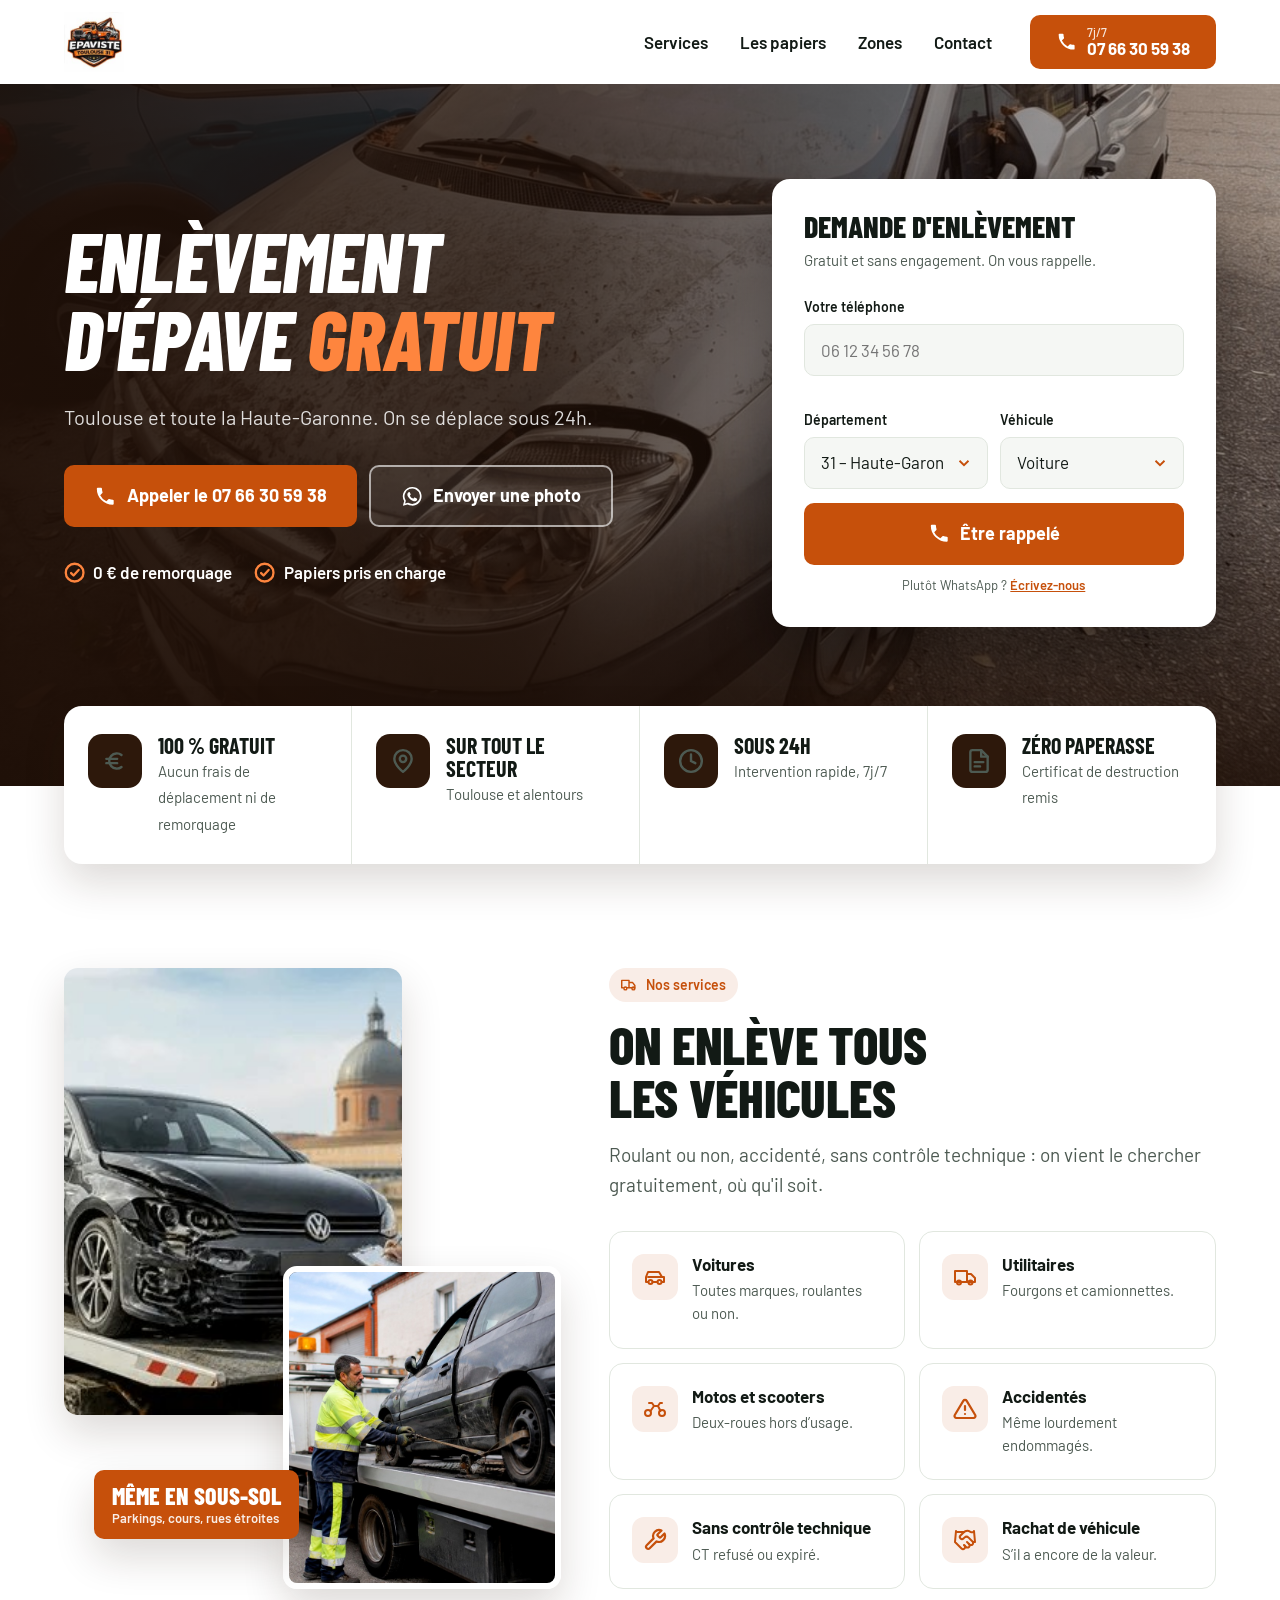
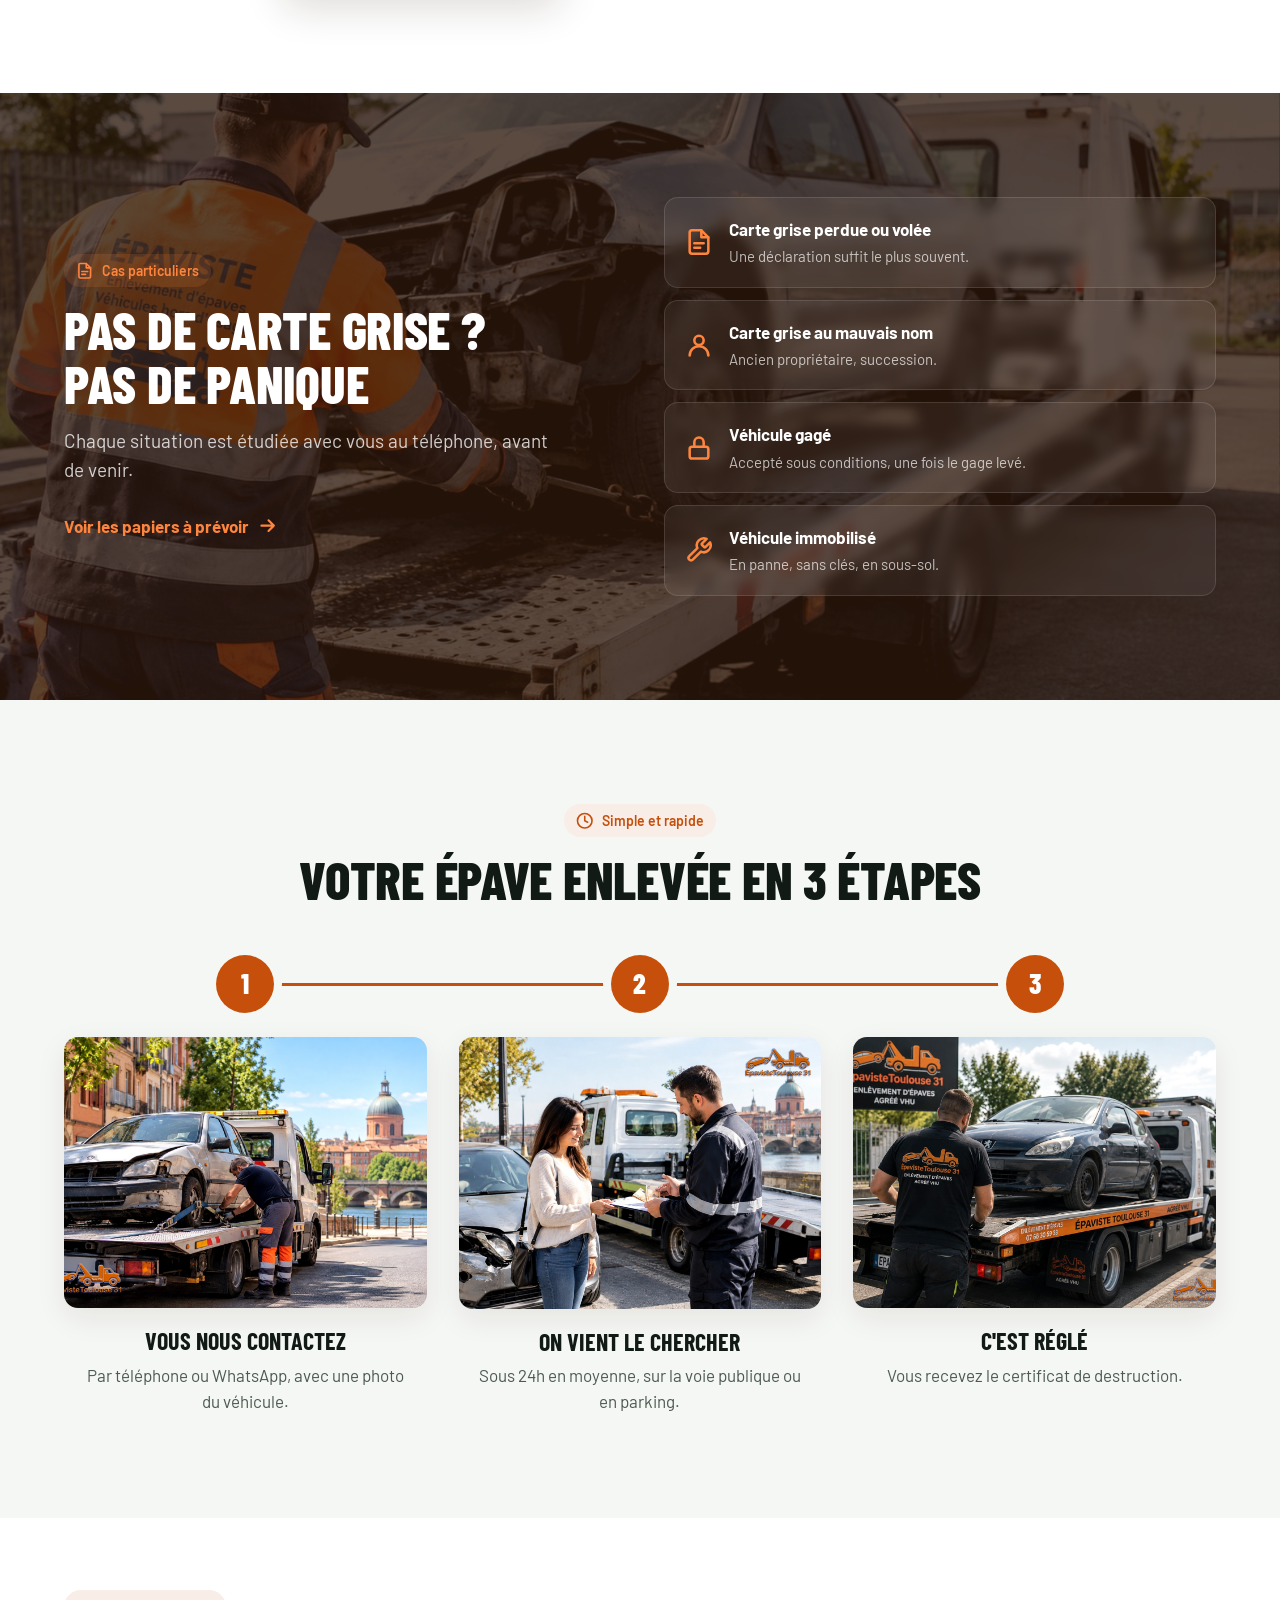
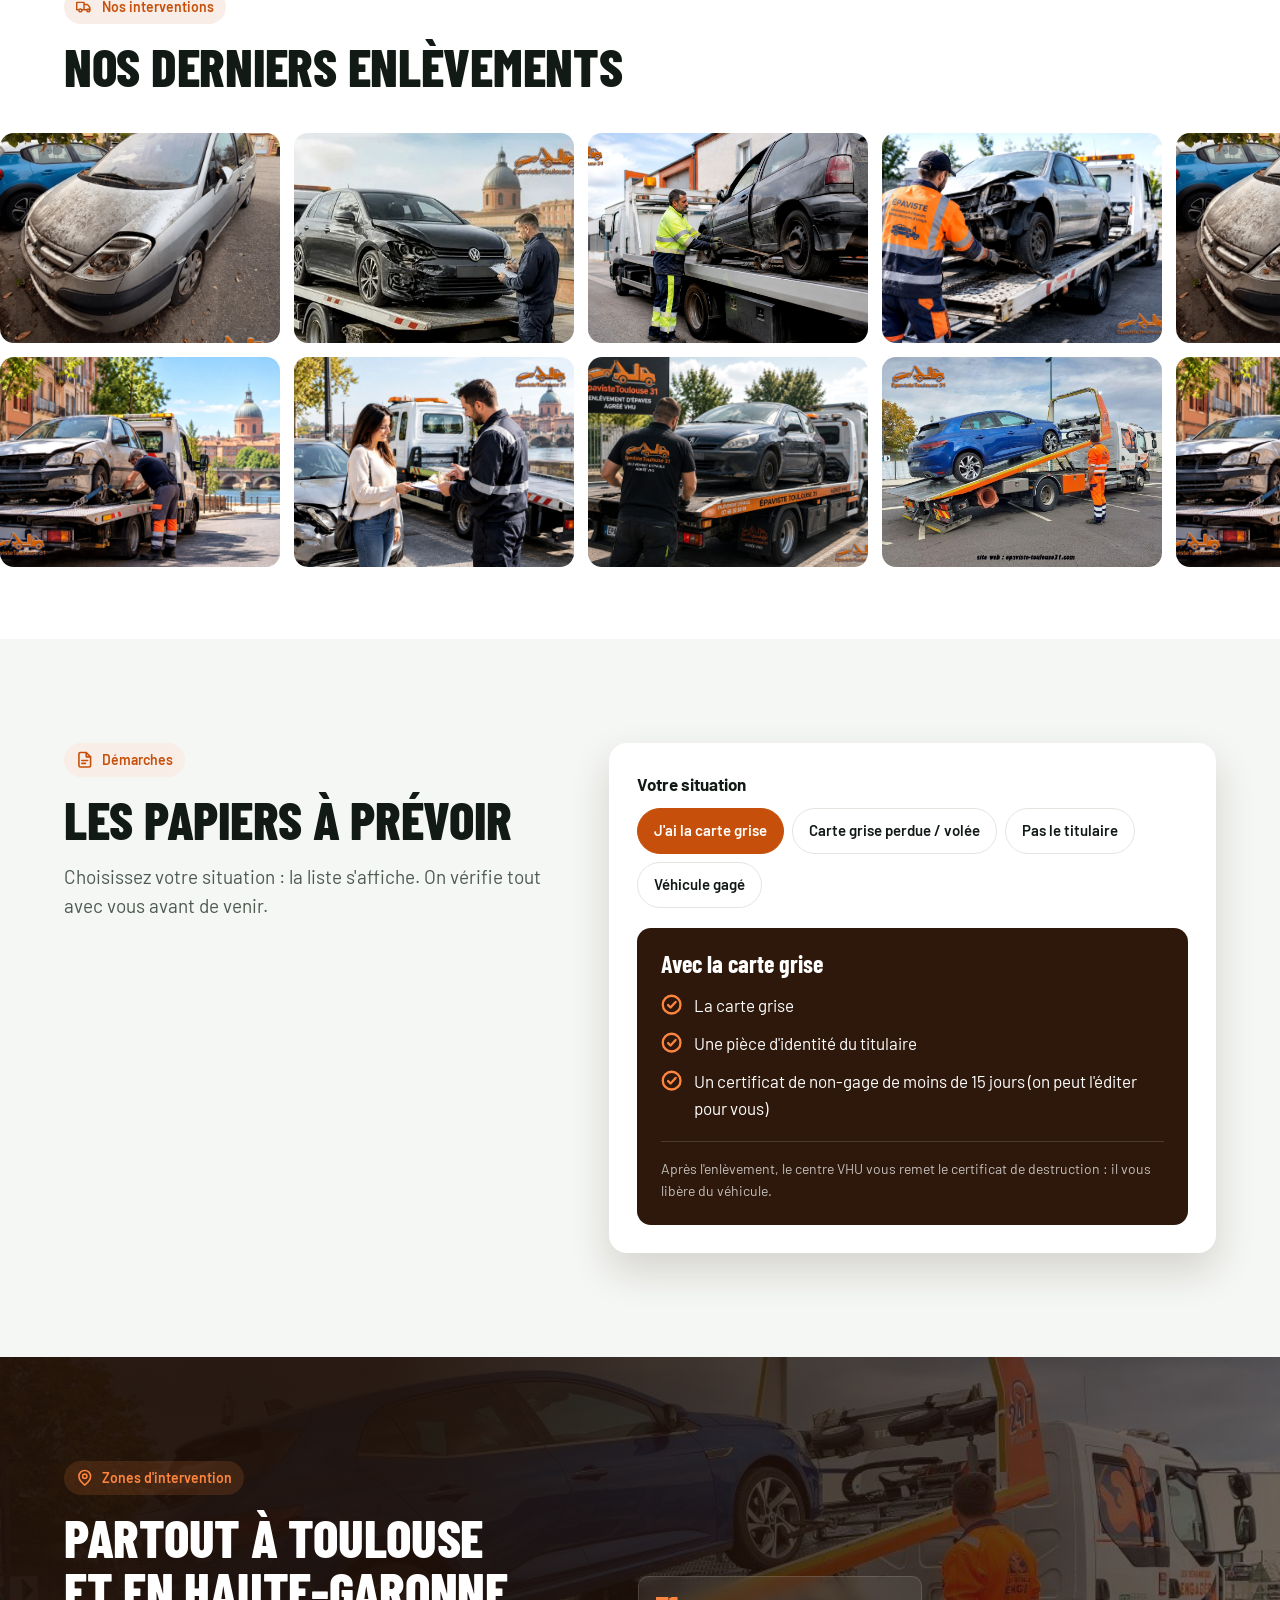
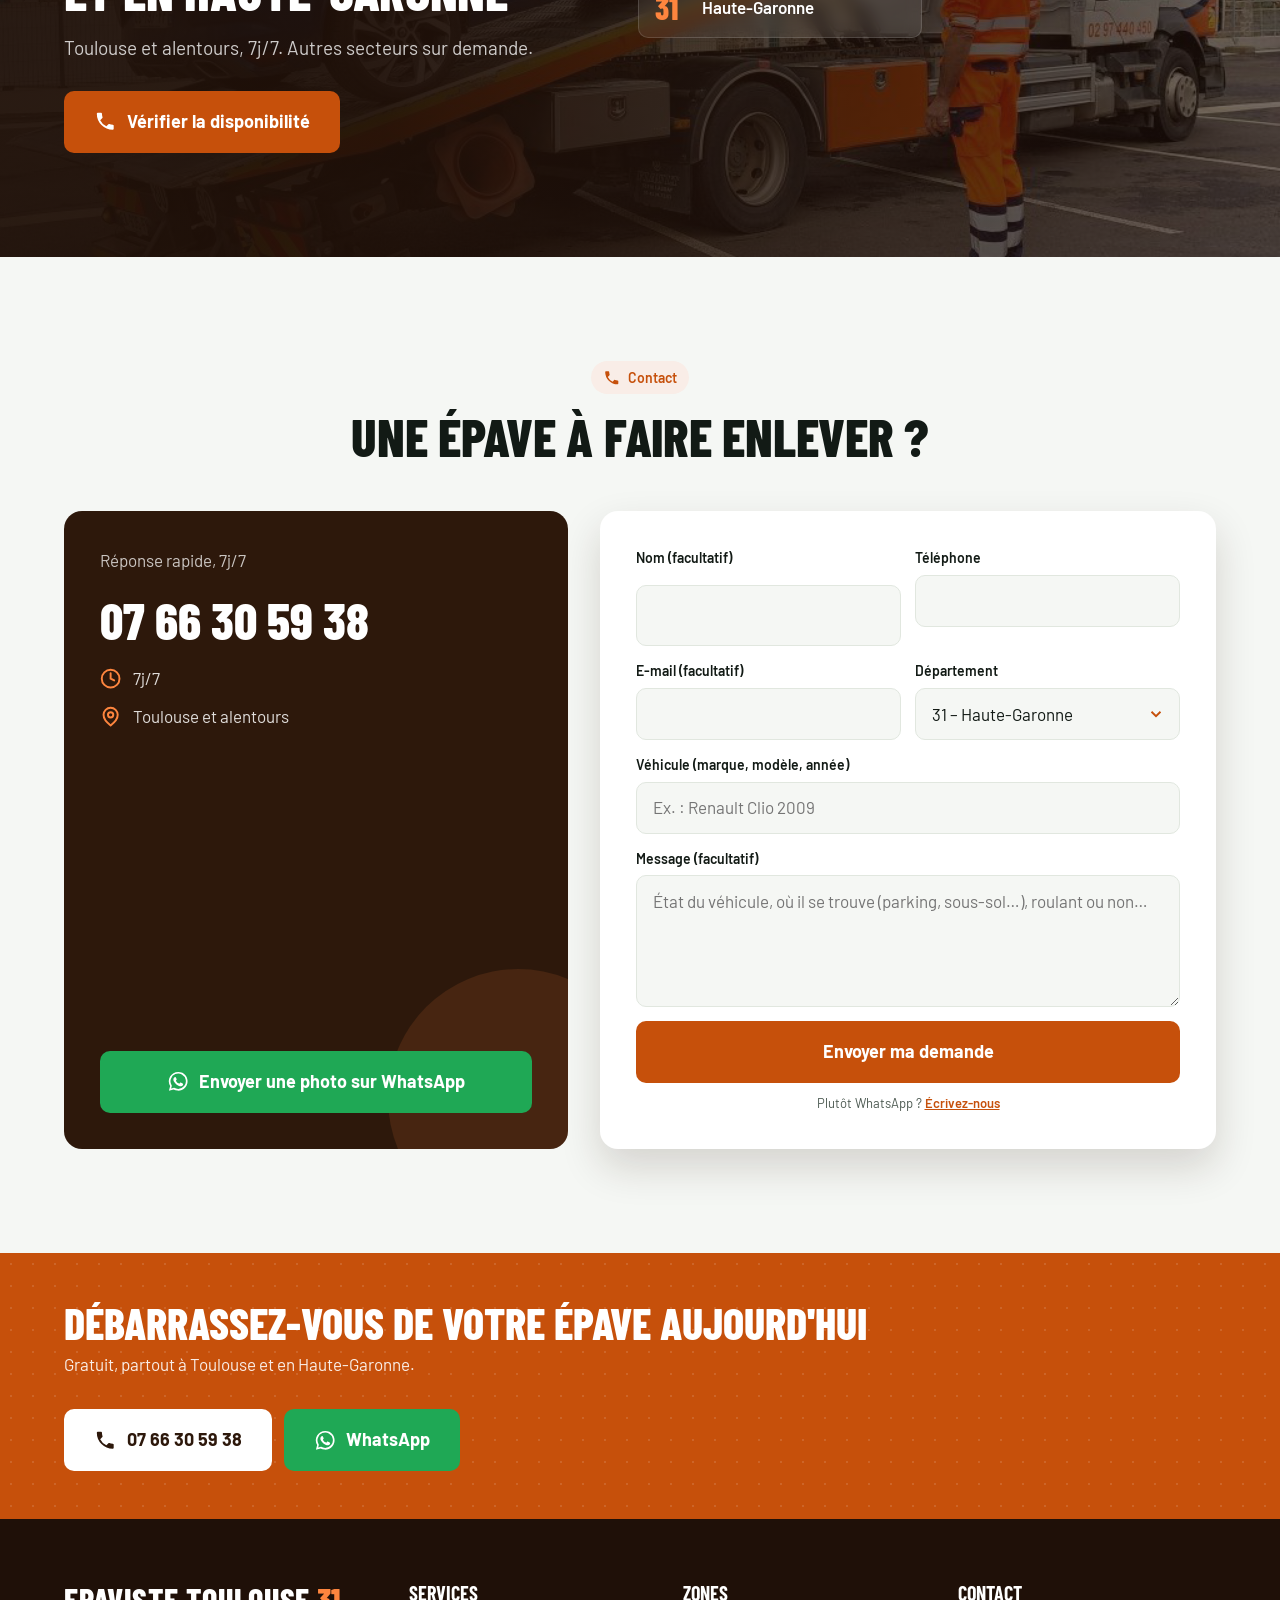
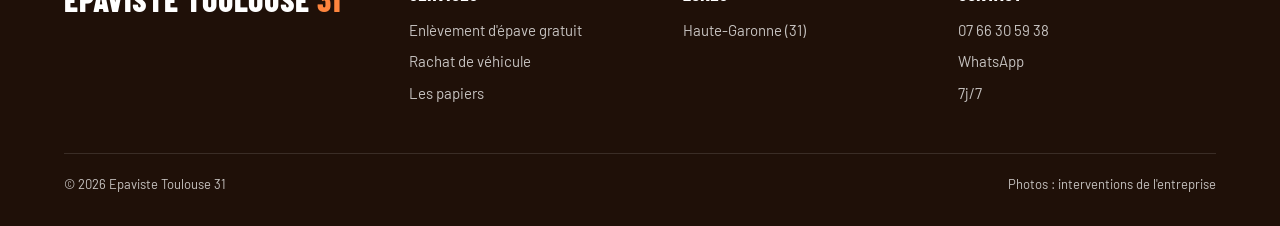
<file: epaviste-toulouse-31/index.html>
<!DOCTYPE html>
<html lang="fr">
<head>
  <meta charset="UTF-8">
  <meta name="viewport" content="width=device-width, initial-scale=1.0">
  <title>Enlèvement d&#x27;épave gratuit à Toulouse et en Haute-Garonne | Epaviste Toulouse 31</title>
  <meta name="description" content="Enlèvement d&#x27;épave gratuit à Toulouse et en Haute-Garonne, 7j/7. Tél. 07 66 30 59 38">
  <meta name="robots" content="noindex, nofollow">
  <meta property="og:title" content="Enlèvement d&#x27;épave gratuit à Toulouse et en Haute-Garonne | Epaviste Toulouse 31">
  <meta property="og:description" content="Enlèvement d&#x27;épave gratuit à Toulouse et en Haute-Garonne, 7j/7. Tél. 07 66 30 59 38">
  <meta property="og:image" content="img/photo-1.jpg">
  <meta name="theme-color" content="#2d180b">
  <link rel="icon" href="img/logo.jpg">
  <link rel="preconnect" href="https://fonts.googleapis.com">
  <link rel="preconnect" href="https://fonts.gstatic.com" crossorigin>
  <link href="https://fonts.googleapis.com/css2?family=Barlow+Condensed:ital,wght@0,700;0,800;1,800&family=Barlow:wght@400;500;600;700&display=swap" rel="stylesheet">
  <link rel="preload" as="image" href="img/photo-1.jpg">
  <link rel="stylesheet" href="theme.css">
</head>
<body>
  <a href="#contenu" class="skip-link">Aller au contenu</a>
  <svg width="0" height="0" style="position:absolute" aria-hidden="true">
  <symbol id="i-phone" viewBox="0 0 24 24" fill="currentColor"><path d="M6.6 10.8a15.1 15.1 0 0 0 6.6 6.6l2.2-2.2c.3-.3.7-.4 1-.2 1.1.4 2.3.6 3.6.6.6 0 1 .4 1 1V20c0 .6-.4 1-1 1A17 17 0 0 1 3 4c0-.6.4-1 1-1h3.5c.6 0 1 .4 1 1 0 1.3.2 2.5.6 3.6.1.3 0 .7-.2 1z"/></symbol>
  <symbol id="i-wa" viewBox="0 0 24 24" fill="currentColor"><path d="M12 2a10 10 0 0 0-8.6 15.1L2 22l5-1.3A10 10 0 1 0 12 2zm0 18.2c-1.5 0-3-.4-4.3-1.2l-.3-.2-3 .8.8-2.9-.2-.3A8.2 8.2 0 1 1 12 20.2zm4.5-6.1c-.2-.1-1.5-.7-1.7-.8-.2-.1-.4-.1-.6.1l-.8 1c-.1.2-.3.2-.5.1a6.7 6.7 0 0 1-3.3-2.9c-.3-.4.2-.4.7-1.4.1-.2 0-.3 0-.4l-.8-1.8c-.2-.5-.4-.4-.6-.4h-.5c-.2 0-.5.1-.7.3-.2.3-.9.9-.9 2.2s.9 2.5 1 2.7c.1.2 1.8 2.8 4.4 3.9 1.6.7 2.3.8 3.1.6.5-.1 1.5-.6 1.7-1.2.2-.6.2-1.1.2-1.2-.1-.1-.3-.2-.5-.3z"/></symbol>
  <symbol id="i-check" viewBox="0 0 24 24" fill="none" stroke="currentColor" stroke-width="2.6" stroke-linecap="round" stroke-linejoin="round"><circle cx="12" cy="12" r="10"/><path d="m8 12.5 2.8 2.8L16.5 9"/></symbol>
  <symbol id="i-star" viewBox="0 0 24 24" fill="currentColor"><path d="m12 2 3.1 6.3 6.9 1-5 4.9 1.2 6.8L12 17.8 5.8 21l1.2-6.8-5-4.9 6.9-1z"/></symbol>
  <symbol id="i-euro" viewBox="0 0 24 24" fill="none" stroke="currentColor" stroke-width="2.2" stroke-linecap="round" stroke-linejoin="round"><path d="M18 6.5A7 7 0 1 0 18 17.5"/><path d="M4 10h10M4 14h10"/></symbol>
  <symbol id="i-shield" viewBox="0 0 24 24" fill="none" stroke="currentColor" stroke-width="2.2" stroke-linecap="round" stroke-linejoin="round"><path d="M12 22s8-4 8-10V5l-8-3-8 3v7c0 6 8 10 8 10z"/><path d="m9 12 2 2 4-4"/></symbol>
  <symbol id="i-clock" viewBox="0 0 24 24" fill="none" stroke="currentColor" stroke-width="2.2" stroke-linecap="round"><circle cx="12" cy="12" r="10"/><path d="M12 6v6l4 2"/></symbol>
  <symbol id="i-hand" viewBox="0 0 24 24" fill="none" stroke="currentColor" stroke-width="2" stroke-linecap="round" stroke-linejoin="round"><path d="m11 17 2 2a1 1 0 1 0 3-3"/><path d="m14 14 2.5 2.5a1 1 0 1 0 3-3l-3.9-3.9a3 3 0 0 0-4.2 0l-.9.9a1 1 0 1 1-3-3l2.8-2.8a5.8 5.8 0 0 1 7.1-.9l.5.3a2 2 0 0 0 1.4.2L21 4"/><path d="m21 3 1 11h-2M3 3 2 14l6.5 6.5a1 1 0 1 0 3-3M3 4h8"/></symbol>
  <symbol id="i-car" viewBox="0 0 24 24" fill="none" stroke="currentColor" stroke-width="2" stroke-linecap="round" stroke-linejoin="round"><path d="M5 17H3v-5l2-5h11l3 5h2v5h-2"/><circle cx="7.5" cy="17" r="2"/><circle cx="16.5" cy="17" r="2"/><path d="M9.5 17h5M5 12h14"/></symbol>
  <symbol id="i-van" viewBox="0 0 24 24" fill="none" stroke="currentColor" stroke-width="2" stroke-linecap="round" stroke-linejoin="round"><path d="M2 6h12v11H2zM14 9h4l4 4v4h-8"/><circle cx="6" cy="17.5" r="2"/><circle cx="17.5" cy="17.5" r="2"/></symbol>
  <symbol id="i-moto" viewBox="0 0 24 24" fill="none" stroke="currentColor" stroke-width="2" stroke-linecap="round" stroke-linejoin="round"><circle cx="5" cy="16" r="3"/><circle cx="19" cy="16" r="3"/><path d="M7.5 14 11 9h4l2.5 5M11 9 9 6H6M15 9l2-3h2"/></symbol>
  <symbol id="i-crash" viewBox="0 0 24 24" fill="none" stroke="currentColor" stroke-width="2.2" stroke-linecap="round" stroke-linejoin="round"><path d="M10.3 3.9 1.8 18a2 2 0 0 0 1.7 3h17a2 2 0 0 0 1.7-3L13.7 3.9a2 2 0 0 0-3.4 0zM12 9v4M12 17h.01"/></symbol>
  <symbol id="i-wrench" viewBox="0 0 24 24" fill="none" stroke="currentColor" stroke-width="2.2" stroke-linecap="round" stroke-linejoin="round"><path d="M14.7 6.3a1 1 0 0 0 0 1.4l1.6 1.6a1 1 0 0 0 1.4 0l3.8-3.8a6 6 0 0 1-7.9 7.9l-6.9 6.9a2.1 2.1 0 0 1-3-3l6.9-6.9a6 6 0 0 1 7.9-7.9z"/></symbol>
  <symbol id="i-doc" viewBox="0 0 24 24" fill="none" stroke="currentColor" stroke-width="2.2" stroke-linecap="round" stroke-linejoin="round"><path d="M14 2H6a2 2 0 0 0-2 2v16a2 2 0 0 0 2 2h12a2 2 0 0 0 2-2V8z"/><path d="M14 2v6h6M8 13h8M8 17h5"/></symbol>
  <symbol id="i-lock" viewBox="0 0 24 24" fill="none" stroke="currentColor" stroke-width="2.2" stroke-linecap="round"><rect x="4" y="11" width="16" height="10" rx="2"/><path d="M8 11V7a4 4 0 0 1 8 0v4"/></symbol>
  <symbol id="i-user" viewBox="0 0 24 24" fill="none" stroke="currentColor" stroke-width="2.2" stroke-linecap="round"><circle cx="12" cy="8" r="4"/><path d="M4 21a8 8 0 0 1 16 0"/></symbol>
  <symbol id="i-pin" viewBox="0 0 24 24" fill="none" stroke="currentColor" stroke-width="2.2" stroke-linecap="round" stroke-linejoin="round"><path d="M20 10c0 6-8 12-8 12S4 16 4 10a8 8 0 0 1 16 0z"/><circle cx="12" cy="10" r="3"/></symbol>
  <symbol id="i-mail" viewBox="0 0 24 24" fill="none" stroke="currentColor" stroke-width="2.2" stroke-linecap="round" stroke-linejoin="round"><rect x="2" y="4" width="20" height="16" rx="2"/><path d="m22 7-10 6L2 7"/></symbol>
  <symbol id="i-recycle" viewBox="0 0 24 24" fill="none" stroke="currentColor" stroke-width="2.2" stroke-linecap="round" stroke-linejoin="round"><path d="M7 19H4.8a1.8 1.8 0 0 1-1.6-2.7L7.2 9.5M11 19h8.2a1.8 1.8 0 0 0 1.6-2.7l-1.2-2M14 16l-3 3 3 3M8.3 13.6 7.2 9.5 3.1 10.6M9.3 5.6l1.1-1.8a1.8 1.8 0 0 1 3 0l3.9 6.7M13.4 9.9l4.1 1.1 1.1-4.1"/></symbol>
  <symbol id="i-drop" viewBox="0 0 24 24" fill="none" stroke="currentColor" stroke-width="2.2" stroke-linecap="round" stroke-linejoin="round"><path d="M12 2.7 6.3 8.4a8 8 0 1 0 11.4 0z"/></symbol>
  <symbol id="i-truck" viewBox="0 0 24 24" fill="none" stroke="currentColor" stroke-width="2" stroke-linecap="round" stroke-linejoin="round"><path d="M1 16V6h10v10M11 9h5l3 4v3h-2M1 16h2m6 0h6"/><circle cx="6" cy="17" r="2"/><circle cx="17" cy="17" r="2"/></symbol>
  <symbol id="i-building" viewBox="0 0 24 24" fill="none" stroke="currentColor" stroke-width="2.2" stroke-linecap="round"><rect x="4" y="2" width="16" height="20" rx="2"/><path d="M9 22v-4h6v4M8 6h.01M12 6h.01M16 6h.01M8 10h.01M12 10h.01M16 10h.01M8 14h.01M12 14h.01M16 14h.01"/></symbol>
  <symbol id="i-parking" viewBox="0 0 24 24" fill="none" stroke="currentColor" stroke-width="2.2" stroke-linecap="round"><rect x="3" y="3" width="18" height="18" rx="3"/><path d="M9 17V7h4a3 3 0 0 1 0 6H9"/></symbol>
  <symbol id="i-moon" viewBox="0 0 24 24" fill="none" stroke="currentColor" stroke-width="2.2" stroke-linecap="round" stroke-linejoin="round"><path d="M12 3a6 6 0 0 0 9 9 9 9 0 1 1-9-9z"/></symbol>
  <symbol id="i-arrow" viewBox="0 0 24 24" fill="none" stroke="currentColor" stroke-width="2.4" stroke-linecap="round" stroke-linejoin="round"><path d="M5 12h14M13 6l6 6-6 6"/></symbol>
</svg>


  <!-- ===== BARRE COLLANTE ===== -->
  <header class="navbar_component">
    <div class="padding-global"><div class="container-large navbar_inner">
      <a href="#contenu" class="navbar_logo" aria-label="Epaviste Toulouse 31, accueil"><img src="img/logo.jpg" alt="Logo Epaviste Toulouse 31" style="height:60px;width:auto"></a>
      <nav class="navbar_menu" aria-label="Navigation principale">
        <a href="#services" class="navbar_link">Services</a>
        <a href="#papiers" class="navbar_link">Les papiers</a>
        <a href="#zones" class="navbar_link">Zones</a>
        <a href="#contact" class="navbar_link">Contact</a>
      </nav>
      <a href="tel:+33766305938" class="button navbar_phone"><svg class="icon" aria-hidden="true"><use href="#i-phone"/></svg><span><small>7j/7</small>07 66 30 59 38</span></a>
      <button class="navbar_toggle" type="button" aria-expanded="false" aria-label="Ouvrir le menu"><span></span><span></span><span></span></button>
    </div></div>
  </header>

  <main id="contenu">

    <!-- ===== HERO VIDÉO ===== -->
    <section class="section_hero">
      <div class="hero_media">
        <img src="img/photo-1.jpg" alt="" fetchpriority="high">
      </div>
      <div class="padding-global"><div class="container-large hero_inner">
        <div class="hero_animate">
          
          <h1 class="heading-style-h1 hero_title"><span class="line">Enlèvement</span><span class="line">d'épave <span class="text-highlight">gratuit</span></span></h1>
          <p class="hero_subtitle">Toulouse et toute la Haute-Garonne. On se déplace sous 24h.</p>
          <div class="hero_buttons">
            <a href="tel:+33766305938" class="button is-large is-shine"><svg class="icon" aria-hidden="true"><use href="#i-phone"/></svg>Appeler le 07 66 30 59 38</a>
            <a href="https://wa.me/33766305938" target="_blank" rel="noopener" class="button is-outline is-large is-half"><svg class="icon" aria-hidden="true"><use href="#i-wa"/></svg><span class="hide-mobile">Envoyer une photo</span><span class="show-mobile">WhatsApp</span></a>
            <a href="#demande" class="button is-outline is-large is-half show-tablet" data-goto-form><svg class="icon" aria-hidden="true"><use href="#i-mail"/></svg>Être rappelé</a>
          </div>
          
          <ul class="hero_checks"><li><svg class="icon" aria-hidden="true"><use href="#i-check"/></svg>0 € de remorquage</li><li><svg class="icon" aria-hidden="true"><use href="#i-check"/></svg>Papiers pris en charge</li></ul>
        </div>

        <form class="quote_card hero_card_in" id="demande" data-mail-form novalidate>
          <p class="quote_title">Demande d'enlèvement</p>
          <p class="quote_sub">Gratuit et sans engagement. On vous rappelle.</p>
          <div class="form_field"><label for="q-tel">Votre téléphone</label><input class="form_input" id="q-tel" name="tel" type="tel" inputmode="tel" autocomplete="tel" placeholder="06 12 34 56 78" required data-label="Téléphone"><span class="form_error" data-error-for="tel"></span></div>
          <div class="form_row">
            <div class="form_field"><label for="q-dep">Département</label><select class="form_input" id="q-dep" name="dep" data-label="Département"><option>31 – Haute-Garonne</option><option>Autre département</option></select></div>
            <div class="form_field"><label for="q-veh">Véhicule</label><select class="form_input" id="q-veh" name="vehicule" data-label="Type de véhicule"><option>Voiture</option><option>Utilitaire</option><option>Moto ou scooter</option></select></div>
          </div>
          <input type="text" name="_honey" class="form_honey" tabindex="-1" autocomplete="off" aria-hidden="true">
          <button type="submit" class="button is-full is-large"><svg class="icon" aria-hidden="true"><use href="#i-phone"/></svg>Être rappelé</button>
          <p class="form_note" data-form-status>Plutôt WhatsApp&nbsp;? <a href="https://wa.me/33766305938" target="_blank" rel="noopener">Écrivez-nous</a></p>
        </form>
      </div></div>
    </section>

    <!-- ===== AVANTAGES ===== -->
    <section class="section_perks">
      <div class="padding-global"><div class="container-large">
        <div class="perks_list" data-reveal-group>
          <div class="perks_item" data-reveal><span class="perks_icon"><svg class="" aria-hidden="true"><use href="#i-euro"/></svg></span><div><strong>100 % gratuit</strong><span>Aucun frais de déplacement ni de remorquage</span></div></div>
          <div class="perks_item" data-reveal><span class="perks_icon"><svg class="" aria-hidden="true"><use href="#i-pin"/></svg></span><div><strong>Sur tout le secteur</strong><span>Toulouse et alentours</span></div></div>
          <div class="perks_item" data-reveal><span class="perks_icon"><svg class="" aria-hidden="true"><use href="#i-clock"/></svg></span><div><strong>Sous 24h</strong><span>Intervention rapide, 7j/7</span></div></div>
          <div class="perks_item" data-reveal><span class="perks_icon"><svg class="" aria-hidden="true"><use href="#i-doc"/></svg></span><div><strong>Zéro paperasse</strong><span>Certificat de destruction remis</span></div></div>
        </div>
      </div></div>
    </section>

    <!-- ===== SERVICES ===== -->
    <section class="section_services" id="services">
      <div class="padding-global"><div class="container-large padding-section-large">
        <div class="services_layout">
          <div class="services_photos" data-reveal="left">
            <div class="services_photo is-a"><img src="img/photo-2.jpg" alt="Enlèvement d'épave par Epaviste Toulouse 31" loading="lazy" width="1200" height="1600"></div>
            <div class="services_photo is-b"><img src="img/photo-3.jpg" alt="Véhicule chargé sur le plateau" loading="lazy" width="1200" height="1600"></div>
            <div class="services_badge">Même en sous-sol<small>Parkings, cours, rues étroites</small></div>
          </div>
          <div data-reveal-group>
            <div class="section-head" style="margin-bottom:2rem">
              <span class="section-tag" data-reveal><svg class="icon" aria-hidden="true"><use href="#i-truck"/></svg>Nos services</span>
              <h2 class="heading-style-h2" data-reveal>On enlève tous les véhicules</h2>
              <p class="text-lead" data-reveal>Roulant ou non, accidenté, sans contrôle technique : on vient le chercher gratuitement, où qu'il soit.</p>
            </div>
            <div class="services_grid"><div class="service_card" data-reveal><span class="service_icon"><svg class="" aria-hidden="true"><use href="#i-car"/></svg></span><div><h3>Voitures</h3><p>Toutes marques, roulantes ou non.</p></div></div><div class="service_card" data-reveal><span class="service_icon"><svg class="" aria-hidden="true"><use href="#i-van"/></svg></span><div><h3>Utilitaires</h3><p>Fourgons et camionnettes.</p></div></div><div class="service_card" data-reveal><span class="service_icon"><svg class="" aria-hidden="true"><use href="#i-moto"/></svg></span><div><h3>Motos et scooters</h3><p>Deux-roues hors d’usage.</p></div></div><div class="service_card" data-reveal><span class="service_icon"><svg class="" aria-hidden="true"><use href="#i-crash"/></svg></span><div><h3>Accidentés</h3><p>Même lourdement endommagés.</p></div></div><div class="service_card" data-reveal><span class="service_icon"><svg class="" aria-hidden="true"><use href="#i-wrench"/></svg></span><div><h3>Sans contrôle technique</h3><p>CT refusé ou expiré.</p></div></div><div class="service_card" data-reveal><span class="service_icon"><svg class="" aria-hidden="true"><use href="#i-hand"/></svg></span><div><h3>Rachat de véhicule</h3><p>S’il a encore de la valeur.</p></div></div></div>
          </div>
        </div>
      </div></div>
    </section>

    <!-- ===== CAS PARTICULIERS ===== -->
    <section class="section_special background-color-dark">
      <div class="special_bg"><img src="img/photo-4.jpg" alt="" loading="lazy"></div>
      <div class="padding-global"><div class="container-large padding-section-large">
        <div class="special_layout">
          <div data-reveal-group>
            <span class="section-tag" data-reveal><svg class="icon" aria-hidden="true"><use href="#i-doc"/></svg>Cas particuliers</span>
            <h2 class="heading-style-h2" data-reveal>Pas de carte grise&nbsp;? Pas de panique</h2>
            <p class="text-lead" data-reveal>Chaque situation est étudiée avec vous au téléphone, avant de venir.</p>
            <p style="margin-top:1.75rem" data-reveal><a href="#papiers" class="link-arrow">Voir les papiers à prévoir <svg class="icon" aria-hidden="true"><use href="#i-arrow"/></svg></a></p>
          </div>
          <div class="special_list" data-reveal-group>
            <div class="special_item" data-reveal="right"><svg class="icon" aria-hidden="true"><use href="#i-doc"/></svg><div><strong>Carte grise perdue ou volée</strong><span>Une déclaration suffit le plus souvent.</span></div></div>
            <div class="special_item" data-reveal="right"><svg class="icon" aria-hidden="true"><use href="#i-user"/></svg><div><strong>Carte grise au mauvais nom</strong><span>Ancien propriétaire, succession.</span></div></div>
            <div class="special_item" data-reveal="right"><svg class="icon" aria-hidden="true"><use href="#i-lock"/></svg><div><strong>Véhicule gagé</strong><span>Accepté sous conditions, une fois le gage levé.</span></div></div>
            <div class="special_item" data-reveal="right"><svg class="icon" aria-hidden="true"><use href="#i-wrench"/></svg><div><strong>Véhicule immobilisé</strong><span>En panne, sans clés, en sous-sol.</span></div></div>
          </div>
        </div>
      </div></div>
    </section>

    <!-- ===== ÉTAPES ===== -->
    <section class="section_steps background-color-light">
      <div class="padding-global"><div class="container-large padding-section-large">
        <div class="section-head is-center" data-reveal-group>
          <span class="section-tag" data-reveal><svg class="icon" aria-hidden="true"><use href="#i-clock"/></svg>Simple et rapide</span>
          <h2 class="heading-style-h2" data-reveal>Votre épave enlevée en 3 étapes</h2>
        </div>
        <div class="steps_grid" data-reveal-group>
          <div class="steps_line"></div>
          <div class="step_card" data-reveal><div class="step_number">1</div><div class="step_image"><img src="img/photo-5.jpg" alt="Photo du véhicule" loading="lazy" width="1000" height="753"></div><h3 class="heading-style-h3">Vous nous contactez</h3><p>Par téléphone ou WhatsApp, avec une photo du véhicule.</p></div>
          <div class="step_card" data-reveal><div class="step_number">2</div><div class="step_image"><img src="img/photo-6.jpg" alt="Dépanneuse chargée d'un véhicule" loading="lazy" width="1200" height="900"></div><h3 class="heading-style-h3">On vient le chercher</h3><p>Sous 24h en moyenne, sur la voie publique ou en parking.</p></div>
          <div class="step_card" data-reveal><div class="step_number">3</div><div class="step_image"><img src="img/photo-7.jpg" alt="Véhicule enlevé" loading="lazy" width="1000" height="753"></div><h3 class="heading-style-h3">C'est réglé</h3><p>Vous recevez le certificat de destruction.</p></div>
        </div>
      </div></div>
    </section>

    <!-- ===== GALERIE ===== -->
    <section class="section_gallery">
      <div class="padding-global"><div class="container-large padding-section-medium" style="padding-bottom:2.5rem">
        <div class="section-head" data-reveal-group style="margin-bottom:0">
          <span class="section-tag" data-reveal><svg class="icon" aria-hidden="true"><use href="#i-truck"/></svg>Nos interventions</span>
          <h2 class="heading-style-h2" data-reveal>Nos derniers enlèvements</h2>
        </div>
      </div></div>
      <div class="gallery_rows" style="padding-bottom:4.5rem">
        <div class="gallery_marquee" data-marquee><div class="gallery_item"><img src="img/photo-1.jpg" alt="Enlèvement d&#x27;épave par Epaviste Toulouse 31" loading="lazy" width="900" height="1200"></div><div class="gallery_item"><img src="img/photo-2.jpg" alt="Enlèvement d&#x27;épave par Epaviste Toulouse 31" loading="lazy" width="900" height="1200"></div><div class="gallery_item"><img src="img/photo-3.jpg" alt="Enlèvement d&#x27;épave par Epaviste Toulouse 31" loading="lazy" width="900" height="1200"></div><div class="gallery_item"><img src="img/photo-4.jpg" alt="Enlèvement d&#x27;épave par Epaviste Toulouse 31" loading="lazy" width="900" height="1200"></div><div class="gallery_item"><img src="img/photo-1.jpg" alt="Enlèvement d&#x27;épave par Epaviste Toulouse 31" loading="lazy" width="900" height="1200"></div><div class="gallery_item"><img src="img/photo-2.jpg" alt="Enlèvement d&#x27;épave par Epaviste Toulouse 31" loading="lazy" width="900" height="1200"></div><div class="gallery_item"><img src="img/photo-3.jpg" alt="Enlèvement d&#x27;épave par Epaviste Toulouse 31" loading="lazy" width="900" height="1200"></div><div class="gallery_item"><img src="img/photo-4.jpg" alt="Enlèvement d&#x27;épave par Epaviste Toulouse 31" loading="lazy" width="900" height="1200"></div></div>
        <div class="gallery_marquee is-reverse" data-marquee><div class="gallery_item"><img src="img/photo-5.jpg" alt="Enlèvement d&#x27;épave par Epaviste Toulouse 31" loading="lazy" width="900" height="1200"></div><div class="gallery_item"><img src="img/photo-6.jpg" alt="Enlèvement d&#x27;épave par Epaviste Toulouse 31" loading="lazy" width="900" height="1200"></div><div class="gallery_item"><img src="img/photo-7.jpg" alt="Enlèvement d&#x27;épave par Epaviste Toulouse 31" loading="lazy" width="900" height="1200"></div><div class="gallery_item"><img src="img/photo-8.jpg" alt="Enlèvement d&#x27;épave par Epaviste Toulouse 31" loading="lazy" width="900" height="1200"></div><div class="gallery_item"><img src="img/photo-5.jpg" alt="Enlèvement d&#x27;épave par Epaviste Toulouse 31" loading="lazy" width="900" height="1200"></div><div class="gallery_item"><img src="img/photo-6.jpg" alt="Enlèvement d&#x27;épave par Epaviste Toulouse 31" loading="lazy" width="900" height="1200"></div><div class="gallery_item"><img src="img/photo-7.jpg" alt="Enlèvement d&#x27;épave par Epaviste Toulouse 31" loading="lazy" width="900" height="1200"></div><div class="gallery_item"><img src="img/photo-8.jpg" alt="Enlèvement d&#x27;épave par Epaviste Toulouse 31" loading="lazy" width="900" height="1200"></div></div>
      </div>
    </section>

    <!-- ===== VOS PAPIERS ===== -->
    <section class="section_papers background-color-light" id="papiers">
      <div class="padding-global"><div class="container-large padding-section-large">
        <div class="papers_layout">
          <div data-reveal-group>
            <span class="section-tag" data-reveal><svg class="icon" aria-hidden="true"><use href="#i-doc"/></svg>Démarches</span>
            <h2 class="heading-style-h2" data-reveal>Les papiers à prévoir</h2>
            <p class="text-lead" data-reveal>Choisissez votre situation : la liste s'affiche. On vérifie tout avec vous avant de venir.</p>
          </div>
          <form class="papers_tool" data-papers onsubmit="return false" data-reveal="right">
            <fieldset class="papers_choices">
              <legend>Votre situation</legend>
              <label class="papers_choice"><input type="radio" name="situation" value="cg" checked><span>J'ai la carte grise</span></label>
              <label class="papers_choice"><input type="radio" name="situation" value="perdue"><span>Carte grise perdue / volée</span></label>
              <label class="papers_choice"><input type="radio" name="situation" value="tiers"><span>Pas le titulaire</span></label>
              <label class="papers_choice"><input type="radio" name="situation" value="gage"><span>Véhicule gagé</span></label>
            </fieldset>
            <div class="papers_result" aria-live="polite">
              <div class="papers_panel" data-panel="cg"><h3>Avec la carte grise</h3><ul class="papers_list">
                <li><svg class="icon" aria-hidden="true"><use href="#i-check"/></svg>La carte grise</li>
                <li><svg class="icon" aria-hidden="true"><use href="#i-check"/></svg>Une pièce d'identité du titulaire</li>
                <li><svg class="icon" aria-hidden="true"><use href="#i-check"/></svg>Un certificat de non-gage de moins de 15 jours (on peut l'éditer pour vous)</li></ul></div>
              <div class="papers_panel" data-panel="perdue"><h3>Sans la carte grise</h3><ul class="papers_list">
                <li><svg class="icon" aria-hidden="true"><use href="#i-check"/></svg>La déclaration de perte, ou le récépissé de plainte en cas de vol</li>
                <li><svg class="icon" aria-hidden="true"><use href="#i-check"/></svg>Une pièce d'identité du titulaire</li>
                <li><svg class="icon" aria-hidden="true"><use href="#i-check"/></svg>Un certificat de non-gage de moins de 15 jours</li></ul></div>
              <div class="papers_panel" data-panel="tiers"><h3>Pour le véhicule d'un proche</h3><ul class="papers_list">
                <li><svg class="icon" aria-hidden="true"><use href="#i-check"/></svg>La carte grise du véhicule</li>
                <li><svg class="icon" aria-hidden="true"><use href="#i-check"/></svg>Une procuration signée du titulaire, avec sa pièce d'identité</li>
                <li><svg class="icon" aria-hidden="true"><use href="#i-check"/></svg>En cas de succession : acte de décès et attestation d'héritier</li></ul></div>
              <div class="papers_panel" data-panel="gage"><h3>Pour un véhicule gagé</h3><ul class="papers_list">
                <li><svg class="icon" aria-hidden="true"><use href="#i-check"/></svg>Le courrier de levée du gage de l'organisme de crédit</li>
                <li><svg class="icon" aria-hidden="true"><use href="#i-check"/></svg>Puis les mêmes papiers qu'avec la carte grise</li>
                <li><svg class="icon" aria-hidden="true"><use href="#i-check"/></svg>On vous explique la démarche au téléphone</li></ul></div>
              <p class="papers_note">Après l'enlèvement, le centre VHU vous remet le certificat de destruction : il vous libère du véhicule.</p>
            </div>
          </form>
        </div>
      </div></div>
    </section>

    <!-- ===== AVIS (réels uniquement) ===== -->
    

    <!-- ===== ZONES ===== -->
    <section class="section_zones background-color-dark" id="zones">
      <div class="zones_bg"><img src="img/photo-8.jpg" alt="" loading="lazy"></div>
      <div class="padding-global"><div class="container-large padding-section-large">
        <div class="zones_layout">
          <div data-reveal-group>
            <span class="section-tag" data-reveal><svg class="icon" aria-hidden="true"><use href="#i-pin"/></svg>Zones d'intervention</span>
            <h2 class="heading-style-h2" data-reveal>Partout à Toulouse et en Haute-Garonne</h2>
            <p class="text-lead" data-reveal>Toulouse et alentours, 7j/7. Autres secteurs sur demande.</p>
            <p style="margin-top:1.75rem" data-reveal><a href="tel:+33766305938" class="button is-large"><svg class="icon" aria-hidden="true"><use href="#i-phone"/></svg>Vérifier la disponibilité</a></p>
          </div>
          <div class="zones_grid" data-reveal-group><div class="zone_item" data-reveal><span class="zone_number">31</span><span>Haute-Garonne</span></div></div>
        </div>
      </div></div>
    </section>

    <!-- ===== CONTACT ===== -->
    <section class="section_contact background-color-light" id="contact">
      <div class="padding-global"><div class="container-large padding-section-large">
        <div class="section-head is-center" data-reveal-group>
          <span class="section-tag" data-reveal><svg class="icon" aria-hidden="true"><use href="#i-phone"/></svg>Contact</span>
          <h2 class="heading-style-h2" data-reveal>Une épave à faire enlever ?</h2>
        </div>
        <div class="contact_layout">
          <div class="contact_card" data-reveal="left">
            <p style="color:rgba(255,255,255,.75)">Réponse rapide, 7j/7</p>
            <a href="tel:+33766305938" class="contact_phone">07 66 30 59 38</a>
            <ul class="contact_lines">
              <li><svg class="icon" aria-hidden="true"><use href="#i-clock"/></svg>7j/7</li>
              <li><svg class="icon" aria-hidden="true"><use href="#i-pin"/></svg>Toulouse et alentours</li>
              
            </ul>
            <a href="https://wa.me/33766305938" target="_blank" rel="noopener" class="button is-whatsapp is-large" style="position:relative;z-index:1;margin-top:auto"><svg class="icon" aria-hidden="true"><use href="#i-wa"/></svg>Envoyer une photo sur WhatsApp</a>
          </div>
          <form class="contact_form" data-mail-form novalidate data-reveal="right">
            <div class="form_field"><label for="c-nom">Nom (facultatif)</label><input class="form_input" id="c-nom" name="nom" autocomplete="name" data-label="Nom complet"></div>
            <div class="form_field"><label for="c-tel">Téléphone</label><input class="form_input" id="c-tel" name="tel" type="tel" inputmode="tel" autocomplete="tel" required data-label="Téléphone"><span class="form_error" data-error-for="tel"></span></div>
            <div class="form_field"><label for="c-mail">E-mail (facultatif)</label><input class="form_input" id="c-mail" name="email" type="email" autocomplete="email" data-label="Email"></div>
            <div class="form_field"><label for="c-dep">Département</label><select class="form_input" id="c-dep" name="dep" data-label="Département"><option>31 – Haute-Garonne</option><option>Autre département</option></select></div>
            <div class="form_field is-full"><label for="c-veh">Véhicule (marque, modèle, année)</label><input class="form_input" id="c-veh" name="vehicule" placeholder="Ex. : Renault Clio 2009" data-label="Type de véhicule"></div>
            <div class="form_field is-full"><label for="c-msg">Message (facultatif)</label><textarea class="form_input" id="c-msg" name="message" rows="4" placeholder="État du véhicule, où il se trouve (parking, sous-sol…), roulant ou non…" data-label="Message"></textarea></div>
            <input type="text" name="_honey" class="form_honey" tabindex="-1" autocomplete="off" aria-hidden="true">
            <div class="is-full"><button type="submit" class="button is-full is-large">Envoyer ma demande</button><p class="form_note" data-form-status>Plutôt WhatsApp&nbsp;? <a href="https://wa.me/33766305938" target="_blank" rel="noopener">Écrivez-nous</a></p></div>
          </form>
        </div>
      </div></div>
    </section>

    <!-- ===== BANDE D'APPEL ===== -->
    <section class="section_cta">
      <div class="padding-global"><div class="container-large cta_inner">
        <div data-reveal><h2>Débarrassez-vous de votre épave aujourd'hui</h2><p>Gratuit, partout à Toulouse et en Haute-Garonne.</p></div>
        <div class="cta_buttons" data-reveal>
          <a href="tel:+33766305938" class="button is-white is-large"><svg class="icon" aria-hidden="true"><use href="#i-phone"/></svg>07 66 30 59 38</a>
          <a href="https://wa.me/33766305938" target="_blank" rel="noopener" class="button is-whatsapp is-large"><svg class="icon" aria-hidden="true"><use href="#i-wa"/></svg>WhatsApp</a>
        </div>
      </div></div>
    </section>

  </main>

  <!-- ===== PIED DE PAGE ===== -->
  <footer class="footer_component">
    <div class="padding-global"><div class="container-large">
      <div class="footer_top">
        <div>
          <div class="footer_logo is-texte"><span class="logo_texte">Epaviste Toulouse <span>31</span></span></div>
          
        </div>
        <div class="footer_col"><h3>Services</h3><ul>
          <li><a href="#services">Enlèvement d'épave gratuit</a></li><li><a href="#services">Rachat de véhicule</a></li><li><a href="#papiers">Les papiers</a></li></ul></div>
        <div class="footer_col"><h3>Zones</h3><ul>
          <li>Haute-Garonne (31)</li></ul></div>
        <div class="footer_col"><h3>Contact</h3><ul>
          <li><a href="tel:+33766305938">07 66 30 59 38</a></li><li><a href="https://wa.me/33766305938" target="_blank" rel="noopener">WhatsApp</a></li><li>7j/7</li></ul></div>
      </div>
      <div class="footer_bottom">
        <span>© 2026 Epaviste Toulouse 31</span>
        <span>Photos : interventions de l'entreprise</span>
      </div>
    </div></div>
  </footer>

  <div class="mobile-bar">
    <a href="tel:+33766305938" class="button is-shine"><svg class="icon" aria-hidden="true"><use href="#i-phone"/></svg>Appeler</a>
    <a href="https://wa.me/33766305938" target="_blank" rel="noopener" class="button is-whatsapp"><svg class="icon" aria-hidden="true"><use href="#i-wa"/></svg>WhatsApp</a>
  </div>

  <script src="main.js" defer></script>
</body>
</html>
</file>
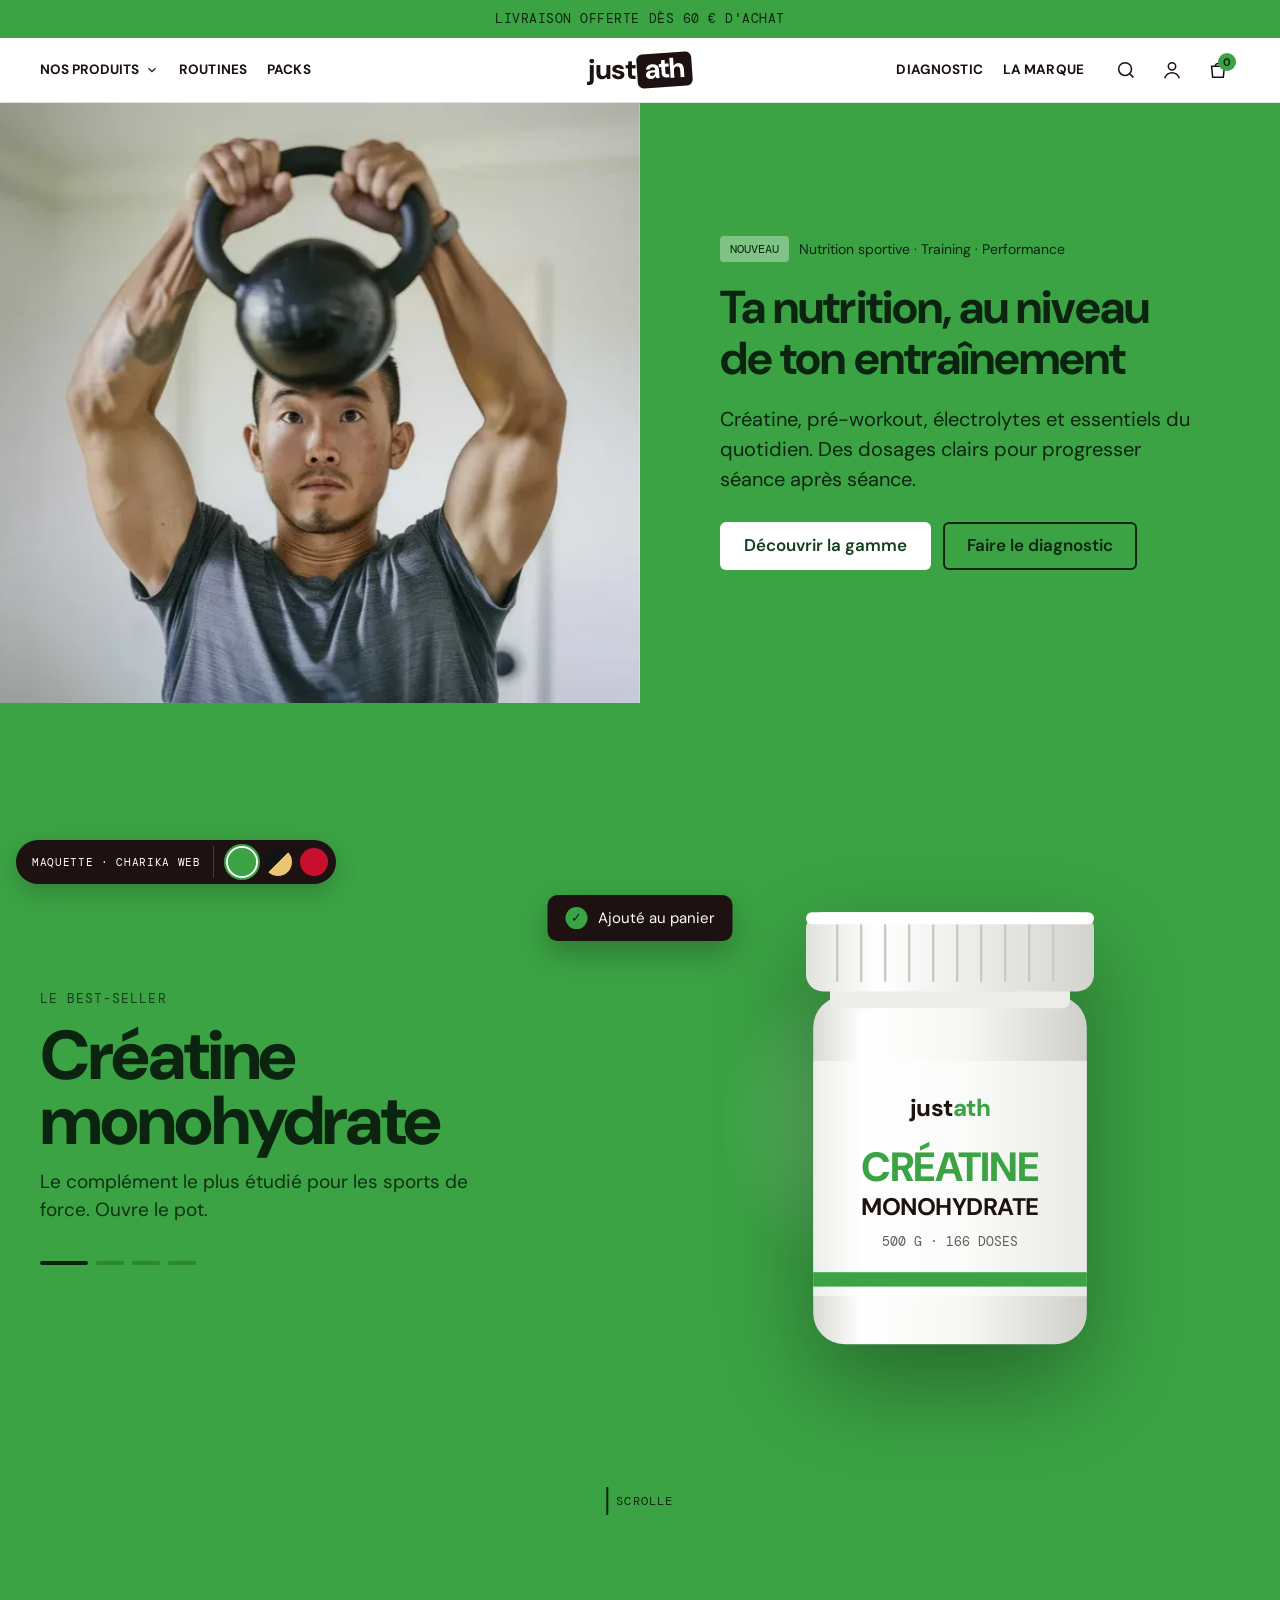
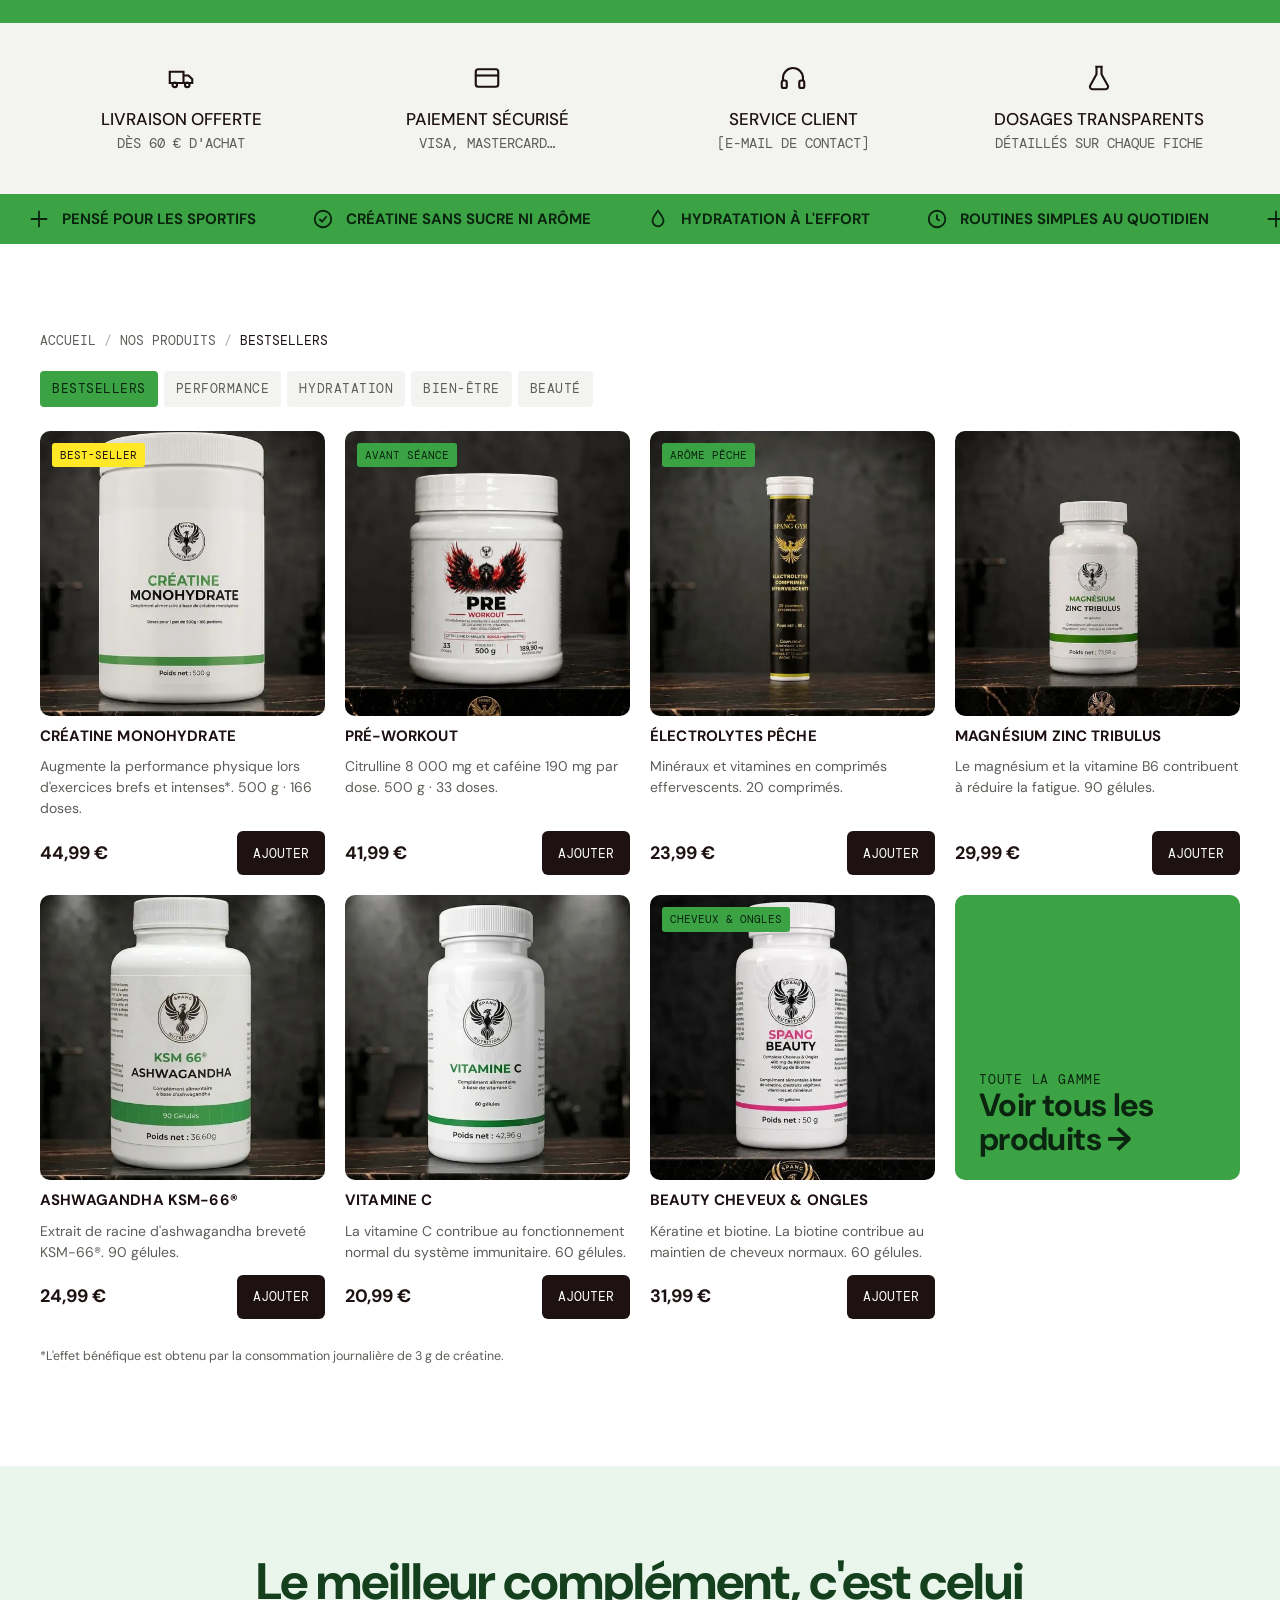
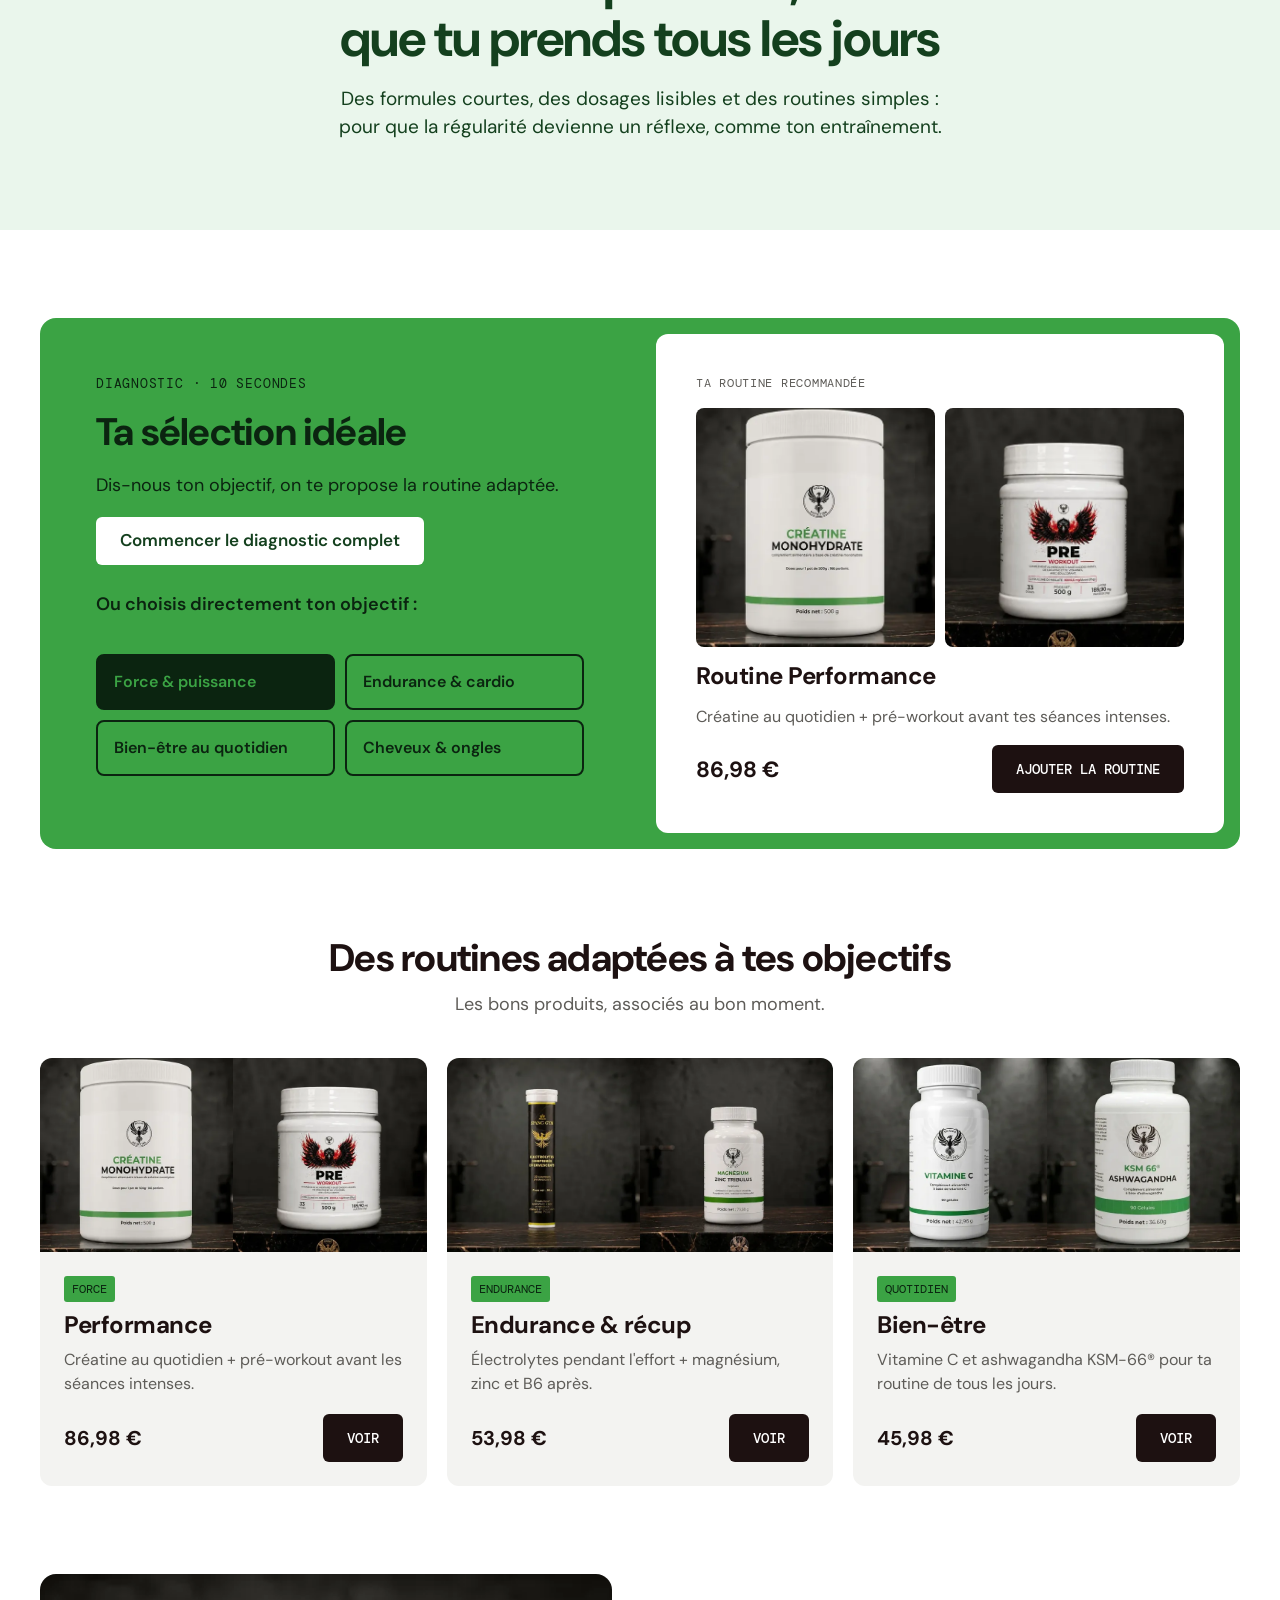
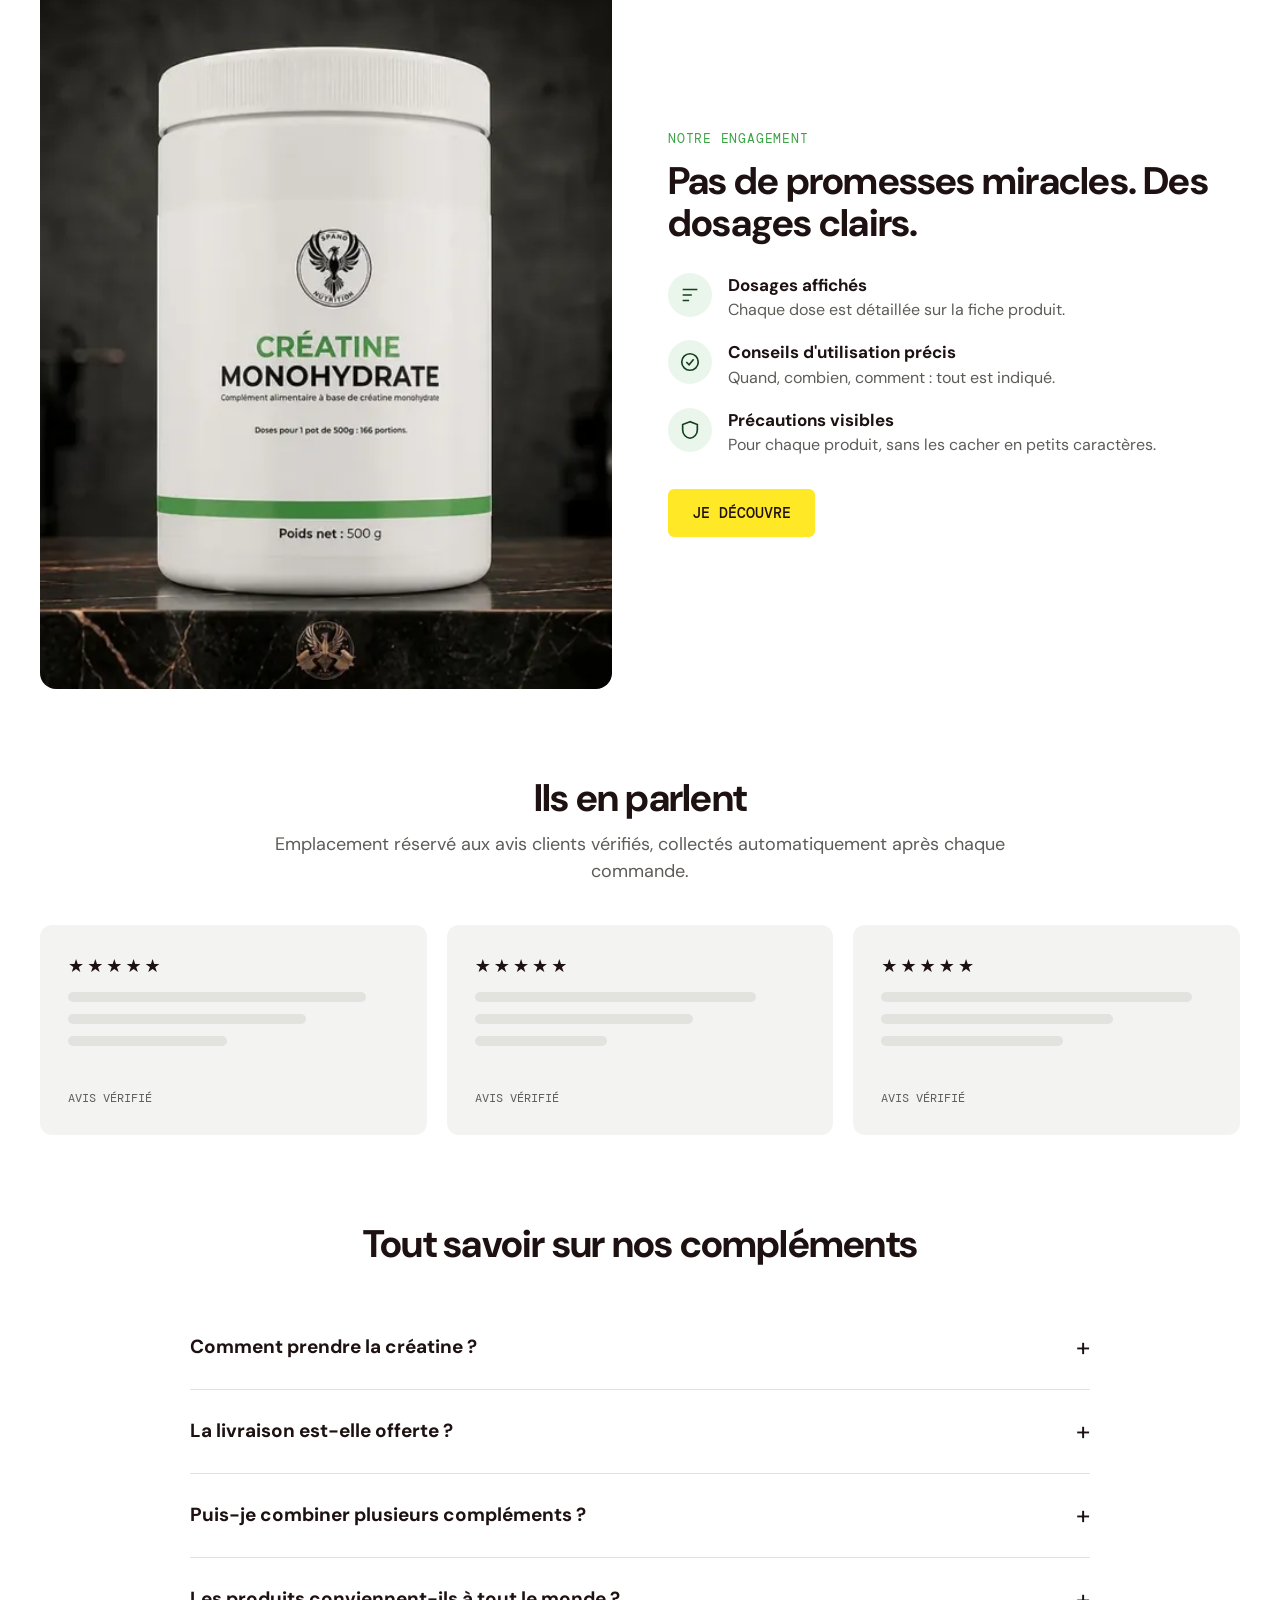
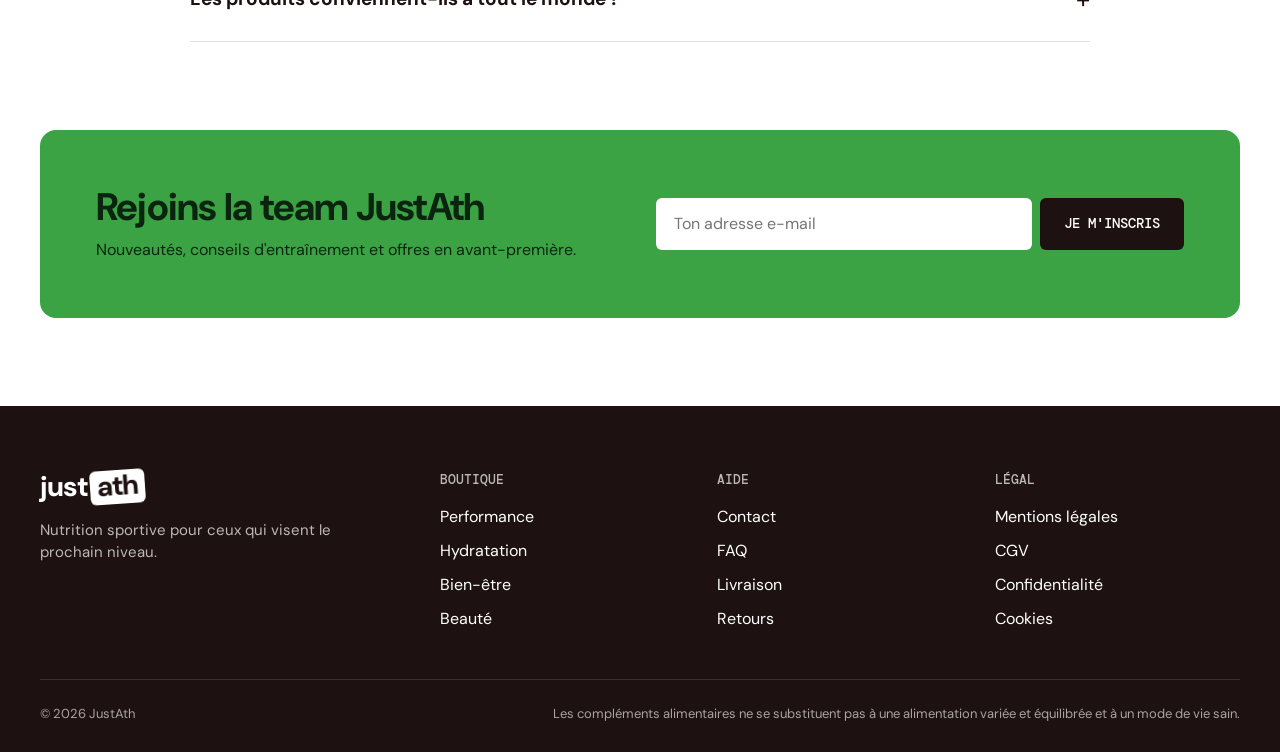
<file: justath/index.html>
<!DOCTYPE html>
<html lang="fr">
<head>
<meta charset="utf-8">
<meta name="viewport" content="width=device-width, initial-scale=1">
<title>Maquette JustAth – Page d'accueil</title>
<link rel="preconnect" href="https://fonts.googleapis.com">
<link rel="preconnect" href="https://fonts.gstatic.com" crossorigin>
<link href="https://fonts.googleapis.com/css2?family=DM+Mono:wght@400;500&family=DM+Sans:opsz,wght@9..40,400;9..40,500;9..40,600;9..40,700;9..40,800&display=swap" rel="stylesheet">
<style>
/* ===== Tokens (codes Mium Lab, couleurs JustAth) ===== */
:root{
  --green:#3BA344;      /* aplat signature (équivalent du bleu Mium) */
  --green-l:#EAF6EC;    /* fond doux */
  --deep:#14401E;       /* texte foncé sur fond doux */
  --on:#0B2410;         /* texte posé sur l'aplat */
  --yellow:#FFE927;     /* CTA promo */
  --ink:#1D1111;        /* texte principal */
  --muted:#5E5C58;
  --grey:#F3F3F1;       /* fonds de sections / cartes */
  --line:#E2E2DE;
  --white:#FFFFFF;
  --sans:"DM Sans",system-ui,sans-serif; --mono:"DM Mono",ui-monospace,monospace;
  --max:1360px;
}
*{box-sizing:border-box}
html{scroll-behavior:smooth}
body{margin:0;background:var(--white);color:var(--ink);font-family:var(--sans);font-size:16px;line-height:1.5;-webkit-font-smoothing:antialiased}
img{display:block;max-width:100%}
a{color:inherit;text-decoration:none}
button{font:inherit;color:inherit;cursor:pointer}
.wrap{max-width:var(--max);margin:0 auto;padding:0 40px}
.mono{font-family:var(--mono);text-transform:uppercase;letter-spacing:.06em}
h1,h2,h3{margin:0;font-weight:700;letter-spacing:-.02em;line-height:1.1}
.btn{display:inline-flex;align-items:center;justify-content:center;gap:10px;min-height:48px;padding:0 24px;border-radius:6px;border:0;font-weight:600;font-size:17px;transition:transform .15s ease,background .2s}
.btn:hover{transform:translateY(-1px)}
.btn-white{background:var(--white);color:var(--deep)}
.btn-yellow{background:var(--yellow);color:var(--ink);font-family:var(--mono);text-transform:uppercase;font-size:15px;font-weight:500}
.btn-dark{background:var(--ink);color:var(--white);font-family:var(--mono);text-transform:uppercase;font-size:14px;font-weight:500}

/* Badge maquette */
.mock-badge{position:fixed;left:16px;bottom:16px;z-index:60;background:var(--ink);color:#fff;padding:6px 6px 6px 16px;border-radius:999px;font-family:var(--mono);font-size:11px;letter-spacing:.06em;text-transform:uppercase;box-shadow:0 8px 24px rgba(0,0,0,.2);display:flex;align-items:center;gap:12px}
/* Sélecteur de couleurs */
.swatches{display:flex;gap:4px;padding-left:12px;border-left:1px solid #4A3F3F}
.swatches button{width:32px;height:32px;border-radius:50%;border:2px solid transparent;background:var(--c);background-clip:padding-box;padding:0;position:relative;transition:transform .15s}
.swatches button:hover{transform:scale(1.12)}
.swatches button[aria-pressed="true"]{border-color:#fff;box-shadow:0 0 0 2px var(--c)}
body,.announce,.marquee,.hero .block,.diag,.news,.statement,.ship,.loader{transition:background-color .4s ease,color .4s ease}

/* ===== Annonce + header ===== */
.announce{background:var(--green);color:var(--on);text-align:center;padding:10px 16px;font-family:var(--mono);font-size:13px;text-transform:uppercase;letter-spacing:.04em}
header{position:sticky;top:0;z-index:50;background:var(--white);border-bottom:1px solid var(--line)}
.nav{display:grid;grid-template-columns:1fr auto 1fr;align-items:center;height:64px;padding:0 40px;max-width:1512px;margin:0 auto}
.nav-l,.nav-r{display:flex;align-items:center;gap:20px;font-weight:700;font-size:13.5px;text-transform:uppercase;letter-spacing:.01em}
.nav-r{justify-content:flex-end}
.nav a:hover{color:var(--green)}
.logo{font-weight:800;font-size:28px;letter-spacing:-.04em;line-height:1;display:flex;align-items:center;gap:2px}
.logo b{background:var(--ink);color:#fff;padding:2px 7px 4px;border-radius:6px;transform:rotate(-4deg);display:inline-block}
.icons{display:flex;gap:2px}
.icon-btn{width:44px;height:44px;border:0;background:transparent;display:grid;place-items:center;position:relative;border-radius:50%}
.icon-btn:hover{background:var(--grey)}
.icon-btn svg{width:22px;height:22px;stroke:currentColor;fill:none;stroke-width:1.7}
.cart-count{position:absolute;top:5px;right:4px;min-width:18px;height:18px;border-radius:9px;background:var(--green);color:var(--on);font-size:11px;font-weight:700;display:grid;place-items:center;padding:0 4px}

/* ===== Hero split ===== */
.hero{display:grid;grid-template-columns:1fr 1fr;min-height:600px}
.hero .photo{position:relative;overflow:hidden}
.hero .photo img{width:100%;height:100%;object-fit:cover;object-position:center 30%}
.hero .block{background:var(--green);color:var(--on);display:flex;flex-direction:column;justify-content:center;padding:64px 80px;gap:20px}
.hero .rating{display:flex;align-items:center;gap:10px;font-size:14px}
.hero .rating .pill{background:rgba(255,255,255,.35);padding:4px 10px;border-radius:4px;font-family:var(--mono);font-size:12px;text-transform:uppercase}
.hero h1{font-size:clamp(36px,3.6vw,56px)}
.hero p{font-size:20px;margin:0;max-width:560px}
.hero .ctas{display:flex;gap:12px;flex-wrap:wrap;margin-top:8px}
.hero .btn-outline{background:transparent;color:var(--on);box-shadow:inset 0 0 0 2px var(--on)}

/* ===== Réassurance ===== */
.reassure{background:var(--grey)}
.reassure .row{display:grid;grid-template-columns:repeat(4,minmax(0,1fr));gap:24px;padding:40px 40px;max-width:var(--max);margin:0 auto;text-align:center}
.reassure svg{width:30px;height:30px;margin:0 auto 10px;stroke:var(--ink);fill:none;stroke-width:1.7}
.reassure h3{font-size:17px;font-weight:500;text-transform:uppercase;letter-spacing:0}
.reassure p{margin:4px 0 0;font-family:var(--mono);text-transform:uppercase;font-size:14px;color:var(--muted)}

/* ===== Bandeau défilant ===== */
.marquee{background:var(--green);color:var(--on);overflow:hidden}
.marquee-track{display:flex;width:max-content;animation:scroll 36s linear infinite}
.marquee-track span{display:flex;align-items:center;gap:12px;padding:14px 28px;font-weight:700;font-size:15px;text-transform:uppercase;white-space:nowrap}
.marquee-track svg{width:22px;height:22px;stroke:var(--on);fill:none;stroke-width:2}
@keyframes scroll{to{transform:translateX(-50%)}}
@media (prefers-reduced-motion:reduce){.marquee-track{animation:none}}

/* ===== Sections ===== */
section{padding:88px 0}
.title-c{text-align:center;max-width:780px;margin:0 auto 40px}
.title-c h2{font-size:clamp(30px,3vw,44px)}
.title-c p{color:var(--muted);font-size:18px;margin:12px 0 0}

/* Onglets catégories (style Mium) */
.tabs{display:flex;gap:6px;flex-wrap:wrap;margin-bottom:24px}
.tabs button{min-height:36px;padding:0 12px;border-radius:4px;border:0;background:var(--grey);color:var(--muted);font-family:var(--mono);font-size:13px;text-transform:uppercase;letter-spacing:.04em}
.tabs button[aria-pressed="true"]{background:var(--green);color:var(--on)}

/* Cartes produits */
.grid{display:grid;grid-template-columns:repeat(4,minmax(0,1fr));gap:20px}
.card{display:flex;flex-direction:column;gap:12px}
.card[hidden]{display:none}
.card .media{position:relative;border-radius:10px;overflow:hidden;aspect-ratio:1/1;background:var(--grey)}
.card .media img{width:100%;height:100%;object-fit:cover;transition:transform .5s ease}
.card:hover .media img{transform:scale(1.04)}
.card .badge{position:absolute;top:12px;left:12px;background:var(--yellow);color:var(--ink);font-family:var(--mono);font-size:11px;text-transform:uppercase;padding:4px 8px;border-radius:3px}
.card .badge.g{background:var(--green);color:var(--on)}
.card .stars{font-size:13px;color:var(--muted);display:flex;gap:6px;align-items:center}
.card .stars span{color:var(--ink);letter-spacing:2px}
.card h3{font-size:15px;font-weight:700;text-transform:uppercase;letter-spacing:.01em}
.card .claim{color:var(--muted);font-size:14px;margin:0;flex:1}
.card .foot{display:flex;justify-content:space-between;align-items:center;gap:12px}
.card .price{font-weight:700;font-size:18px}
.add{min-height:44px;padding:0 16px;border-radius:6px;border:0;background:var(--ink);color:#fff;font-family:var(--mono);font-size:13px;text-transform:uppercase}
.add:hover{background:var(--green);color:var(--on)}
.note{color:var(--muted);font-size:12.5px;margin-top:28px}

/* Bloc manifeste centré */
.statement{background:var(--green-l)}
.statement .in{max-width:900px;margin:0 auto;text-align:center}
.statement h2{font-size:clamp(34px,4vw,58px);color:var(--deep)}
.statement p{font-size:19px;color:var(--deep);margin:18px auto 0;max-width:640px}

/* Diagnostic */
.diag{display:grid;grid-template-columns:1fr 1fr;border-radius:16px;overflow:hidden;background:var(--green)}
.diag .left{padding:56px;color:var(--on);display:flex;flex-direction:column;gap:18px}
.diag h2{font-size:clamp(30px,3vw,44px)}
.diag .q{font-weight:600;font-size:18px;margin-top:8px}
.diag .opts{display:grid;grid-template-columns:1fr 1fr;gap:10px}
.diag .opts button{min-height:56px;border-radius:8px;border:2px solid var(--on);background:transparent;color:var(--on);font-weight:600;font-size:16px;text-align:left;padding:0 16px}
.diag .opts button[aria-pressed="true"]{background:var(--on);color:var(--green)}
.diag .right{background:var(--white);padding:40px;display:flex;flex-direction:column;justify-content:center;gap:16px;margin:16px;border-radius:12px}
.diag .right .duo{display:grid;grid-template-columns:1fr 1fr;gap:10px}
.diag .right .duo img{border-radius:8px;aspect-ratio:1/1;object-fit:cover}
.diag .right h3{font-size:24px}
.diag .right p{margin:0;color:var(--muted)}
.diag .right .row{display:flex;justify-content:space-between;align-items:center;gap:12px;flex-wrap:wrap}
.diag .right .total{font-weight:700;font-size:22px}

/* Routines */
.routines{display:grid;grid-template-columns:repeat(3,minmax(0,1fr));gap:20px}
.routine{border-radius:12px;overflow:hidden;background:var(--grey);display:flex;flex-direction:column}
.routine .duo{display:grid;grid-template-columns:1fr 1fr}
.routine .duo img{aspect-ratio:1/1;object-fit:cover}
.routine .txt{padding:24px;display:flex;flex-direction:column;gap:10px;flex:1}
.routine .lbl{font-family:var(--mono);font-size:12px;text-transform:uppercase;background:var(--green);color:var(--on);align-self:flex-start;padding:4px 8px;border-radius:3px}
.routine h3{font-size:24px}
.routine p{margin:0;color:var(--muted);flex:1}
.routine .row{display:flex;justify-content:space-between;align-items:center;margin-top:8px}
.routine .total{font-weight:700;font-size:20px}

/* Transparence */
.split{display:grid;grid-template-columns:1fr 1fr;gap:56px;align-items:center}
.split img{border-radius:16px;width:100%;aspect-ratio:4/5;object-fit:cover}
.split h2{font-size:clamp(30px,3vw,44px)}
.split ul{list-style:none;padding:0;margin:28px 0 32px;display:grid;gap:18px}
.split li{display:flex;gap:16px;align-items:flex-start}
.split li .ic{flex:none;width:44px;height:44px;border-radius:50%;background:var(--green-l);display:grid;place-items:center}
.split li .ic svg{width:22px;height:22px;stroke:var(--deep);fill:none;stroke-width:1.8}
.split li b{display:block;font-size:17px}
.split li span{color:var(--muted)}

/* Avis (emplacement) */
.reviews{display:grid;grid-template-columns:repeat(3,minmax(0,1fr));gap:20px}
.review{background:var(--grey);border-radius:12px;padding:28px;display:flex;flex-direction:column;gap:12px;min-height:210px}
.review .stars{letter-spacing:3px;font-size:18px}
.review .line{height:10px;border-radius:5px;background:#E2E2DE}
.review .who{margin-top:auto;font-family:var(--mono);font-size:12px;text-transform:uppercase;color:var(--muted)}

/* FAQ */
.faq{max-width:900px;margin:0 auto}
.faq details{border-bottom:1px solid var(--line)}
.faq summary{list-style:none;cursor:pointer;padding:22px 0;display:flex;justify-content:space-between;align-items:center;gap:24px;font-weight:700;font-size:19px}
.faq summary::-webkit-details-marker{display:none}
.faq summary::after{content:"+";font-size:26px;font-weight:400;transition:transform .2s}
.faq details[open] summary::after{transform:rotate(45deg)}
.faq details p{margin:0 0 22px;color:var(--muted);font-size:17px}

/* Newsletter + footer */
.news{background:var(--green);color:var(--on);border-radius:16px;padding:56px;display:grid;grid-template-columns:1fr 1fr;gap:32px;align-items:center}
.news h2{font-size:clamp(28px,3vw,40px)}
.news p{margin:10px 0 0}
.news form{display:flex;gap:8px;flex-wrap:wrap}
.news label{position:absolute;left:-9999px}
.news input{flex:1;min-width:220px;min-height:52px;border-radius:6px;border:0;padding:0 18px;font:inherit;color:var(--ink)}
.news .ok{width:100%;font-family:var(--mono);font-size:13px;text-transform:uppercase;margin:4px 0 0}
footer{background:var(--ink);color:#fff;margin-top:88px;padding:64px 0 28px}
.foot-grid{display:grid;grid-template-columns:1.5fr repeat(3,minmax(0,1fr));gap:32px}
footer .logo b{background:#fff;color:var(--ink)}
footer p{color:#BDB9B5;font-size:15px;max-width:320px}
footer h4{font-family:var(--mono);font-size:13px;text-transform:uppercase;font-weight:500;color:#BDB9B5;margin:0 0 16px}
footer ul{list-style:none;margin:0;padding:0;display:grid;gap:10px}
footer a:hover{color:var(--green)}
.legal{display:flex;justify-content:space-between;flex-wrap:wrap;gap:12px;margin-top:48px;padding-top:24px;border-top:1px solid #3A2F2F;color:#A9A4A0;font-size:13px}

/* ===== Méga-menu ===== */
.has-mega{position:static}
.mega-btn{background:none;border:0;font-weight:700;font-size:13.5px;text-transform:uppercase;padding:0;min-height:44px;display:flex;align-items:center;gap:6px}
.mega-btn svg{width:14px;height:14px;stroke:currentColor;fill:none;stroke-width:2;transition:transform .2s}
.mega-btn[aria-expanded="true"] svg{transform:rotate(180deg)}
.mega{position:absolute;left:0;right:0;top:100%;background:var(--white);border-top:1px solid var(--line);border-bottom:1px solid var(--line);box-shadow:0 20px 40px rgba(0,0,0,.08);display:none}
.mega.open{display:block}
.mega-in{max-width:var(--max);margin:0 auto;padding:32px 40px;display:grid;grid-template-columns:220px 1fr;gap:40px}
.mega-cats{display:grid;gap:4px;align-content:start}
.mega-cats a{padding:10px 12px;border-radius:6px;font-weight:600;text-transform:none;font-size:16px}
.mega-cats a:hover{background:var(--grey);color:var(--ink)}
.mega-cats .all{background:var(--green);color:var(--on);margin-top:8px}
.mega-prods{display:grid;grid-template-columns:repeat(4,minmax(0,1fr));gap:16px}
.mega-prods a{display:grid;gap:8px;font-size:14px;font-weight:600;text-transform:none}
.mega-prods img{border-radius:8px;aspect-ratio:1/1;object-fit:cover}
.mega-prods span{color:var(--muted);font-weight:500}

/* ===== Menu mobile ===== */
.burger{display:none}
.drawer{position:fixed;inset:0;z-index:80;display:none}
.drawer.open{display:block}
.drawer .scrim{position:absolute;inset:0;background:rgba(29,17,17,.45);border:0;width:100%}
.drawer .panel{position:absolute;top:0;left:0;bottom:0;width:min(88vw,380px);background:var(--white);padding:20px;overflow-y:auto;display:flex;flex-direction:column;gap:6px}
.drawer .panel .top{display:flex;justify-content:space-between;align-items:center;margin-bottom:12px}
.drawer .panel a{padding:14px 8px;border-bottom:1px solid var(--line);font-weight:700;text-transform:uppercase;font-size:15px}
.drawer .panel .sub{padding-left:20px;text-transform:none;font-weight:500;color:var(--muted)}
.drawer .panel .btn{margin-top:16px;border-bottom:0}

/* ===== Quiz diagnostic (modale) ===== */
.quiz{position:fixed;inset:0;z-index:90;display:none;place-items:center;padding:20px}
.quiz.open{display:grid}
.quiz .scrim{position:absolute;inset:0;background:rgba(29,17,17,.5);border:0;width:100%}
.quiz .box{position:relative;background:var(--white);width:min(720px,100%);max-height:92vh;overflow-y:auto;border-radius:16px;padding:40px}
.quiz .close{position:absolute;top:12px;right:12px}
.quiz .bar{height:6px;border-radius:3px;background:var(--grey);margin:18px 0 28px;overflow:hidden}
.quiz .bar i{display:block;height:100%;background:var(--green);transition:width .3s}
.quiz h2{font-size:clamp(24px,3vw,34px);margin-bottom:20px}
.quiz .choices{display:grid;grid-template-columns:1fr 1fr;gap:10px}
.quiz .choices button{min-height:64px;border-radius:10px;border:2px solid var(--line);background:var(--white);font-weight:600;font-size:16px;text-align:left;padding:12px 16px;transition:border-color .15s,background .15s}
.quiz .choices button:hover{border-color:var(--green);background:var(--green-l)}
.quiz .back{background:none;border:0;color:var(--muted);font-family:var(--mono);font-size:13px;text-transform:uppercase;margin-top:20px;min-height:44px;padding:0}
.quiz .res-items{display:grid;gap:12px;margin:8px 0 20px}
.quiz .res-item{display:grid;grid-template-columns:72px 1fr auto;gap:14px;align-items:center;background:var(--grey);border-radius:10px;padding:10px}
.quiz .res-item img{border-radius:8px;aspect-ratio:1/1;object-fit:cover}
.quiz .res-item b{display:block}
.quiz .res-item small{color:var(--muted)}
.quiz .why{background:var(--green-l);color:var(--deep);border-radius:10px;padding:14px 16px;margin-bottom:20px}
.quiz .res-foot{display:flex;justify-content:space-between;align-items:center;gap:12px;flex-wrap:wrap}
.quiz .res-foot .total{font-weight:700;font-size:24px}

/* ===== Loader ===== */
.loader{position:fixed;inset:0;z-index:200;background:var(--green);display:grid;place-items:center;transition:transform .7s cubic-bezier(.77,0,.18,1)}
.loader.done{transform:translateY(-100%)}
.loader .logo{font-size:56px;color:var(--on);animation:pop 1s ease both}
.loader .logo b{background:var(--on);color:var(--green)}
.loader .load-bar{position:absolute;bottom:0;left:0;height:4px;background:var(--on);animation:load 1.1s ease forwards}
@keyframes pop{0%{opacity:0;transform:scale(.8) rotate(-4deg)}60%{opacity:1;transform:scale(1.06)}100%{transform:scale(1)}}
@keyframes load{from{width:0}to{width:100%}}

/* Barre de progression de lecture */
.progress{position:fixed;top:0;left:0;right:0;height:3px;z-index:70;background:var(--green);transform-origin:left;transform:scaleX(0)}

/* Annonce rotative */
.announce{position:relative;height:38px;overflow:hidden;padding:0}
.announce span{position:absolute;inset:0;display:grid;place-items:center;opacity:0;transform:translateY(100%);transition:opacity .5s,transform .5s}
.announce span.on{opacity:1;transform:none}

/* Apparition au scroll */
.reveal{opacity:0;transform:translateY(28px);transition:opacity .7s ease,transform .7s cubic-bezier(.2,.7,.2,1)}
.reveal.in{opacity:1;transform:none}
.hero .block > *{opacity:0;transform:translateY(20px);animation:up .8s cubic-bezier(.2,.7,.2,1) forwards}
.hero .block > *:nth-child(2){animation-delay:.1s}.hero .block > *:nth-child(3){animation-delay:.2s}.hero .block > *:nth-child(4){animation-delay:.3s}
.hero .photo img{animation:zoom 1.6s ease both}
body.loading .hero .block > *, body.loading .hero .photo img{animation-play-state:paused}
@keyframes up{to{opacity:1;transform:none}}
@keyframes zoom{from{transform:scale(1.12)}to{transform:scale(1)}}

/* Skeleton images */
.card .media,.routine .duo,.mega-prods a{background:linear-gradient(100deg,var(--grey) 30%,#ECECE8 50%,var(--grey) 70%);background-size:300% 100%;animation:shimmer 1.4s linear infinite}
@keyframes shimmer{to{background-position:-150% 0}}
img.lz{opacity:0;transition:opacity .6s ease}
img.lz.ok{opacity:1}

/* Fil d'Ariane */
.crumbs{display:flex;flex-wrap:wrap;align-items:center;gap:8px;font-family:var(--mono);font-size:12.5px;text-transform:uppercase;color:var(--muted);margin-bottom:20px}
.crumbs a:hover{color:var(--ink)}
.crumbs [aria-current]{color:var(--ink)}
.crumbs .sep{opacity:.5}

/* Retour en haut */
.totop{position:fixed;right:20px;bottom:20px;z-index:60;width:56px;height:56px;border-radius:50%;border:0;background:var(--ink);color:#fff;display:grid;place-items:center;opacity:0;transform:translateY(16px) scale(.9);pointer-events:none;transition:opacity .3s,transform .3s}
.totop.show{opacity:1;transform:none;pointer-events:auto}
.totop:hover{background:var(--deep)}
.totop svg.ring{position:absolute;inset:0;width:56px;height:56px;transform:rotate(-90deg)}
.totop svg.ring circle{fill:none;stroke:var(--green);stroke-width:3;stroke-dasharray:163.4;stroke-dashoffset:163.4;stroke-linecap:round}
.totop svg.arrow{width:20px;height:20px;stroke:currentColor;fill:none;stroke-width:2.2}

/* Panier latéral */
.cart{position:fixed;inset:0;z-index:95;pointer-events:none}
.cart .scrim{position:absolute;inset:0;width:100%;border:0;background:rgba(29,17,17,.45);opacity:0;transition:opacity .3s}
.cart .panel{position:absolute;top:0;right:0;bottom:0;width:min(92vw,420px);background:var(--white);transform:translateX(100%);transition:transform .45s cubic-bezier(.2,.7,.2,1);display:flex;flex-direction:column}
.cart.open{pointer-events:auto}
.cart.open .scrim{opacity:1}
.cart.open .panel{transform:none}
.cart .head{display:flex;justify-content:space-between;align-items:center;padding:16px 20px;border-bottom:1px solid var(--line)}
.cart .head h2{font-size:22px}
.ship{padding:16px 20px;background:var(--green-l);color:var(--deep);font-size:14.5px}
.ship .track{height:8px;border-radius:4px;background:#fff;margin-top:10px;overflow:hidden}
.ship .track i{display:block;height:100%;background:var(--green);border-radius:4px;transition:width .5s ease}
.cart .items{flex:1;overflow-y:auto;padding:12px 20px;display:grid;gap:12px;align-content:start}
.cart .empty{color:var(--muted);text-align:center;padding:48px 0}
.ci{display:grid;grid-template-columns:72px 1fr auto;gap:12px;align-items:center;animation:up .35s ease both}
.ci img{border-radius:8px;aspect-ratio:1/1;object-fit:cover}
.ci b{display:block;font-size:15px}
.qty{display:inline-flex;align-items:center;border:1px solid var(--line);border-radius:6px;margin-top:6px}
.qty button{width:36px;height:36px;border:0;background:none;font-size:18px}
.qty span{min-width:24px;text-align:center;font-weight:600}
.cart .foot{border-top:1px solid var(--line);padding:16px 20px;display:grid;gap:12px}
.cart .foot .tot{display:flex;justify-content:space-between;font-weight:700;font-size:20px}
.cart .foot .btn{width:100%}
.cart .upsell{display:flex;gap:10px;align-items:center;background:var(--grey);border-radius:10px;padding:10px;font-size:14px}
.cart .upsell img{width:52px;border-radius:6px}
.cart .upsell button{margin-left:auto;min-height:36px;padding:0 12px;border-radius:6px;border:0;background:var(--ink);color:#fff;font-family:var(--mono);font-size:12px;text-transform:uppercase}
.cart-count.bump{animation:bump .5s ease}
@keyframes bump{40%{transform:scale(1.5)}}

/* Animation vers le panier */
.fly{position:fixed;z-index:120;width:64px;height:64px;border-radius:50%;object-fit:cover;pointer-events:none;box-shadow:0 8px 20px rgba(0,0,0,.25);transition:transform .75s cubic-bezier(.5,-.3,.6,1),opacity .75s}

/* Toast */
.toast{position:fixed;left:50%;bottom:24px;z-index:110;transform:translate(-50%,140%);background:var(--ink);color:#fff;padding:12px 18px;border-radius:10px;display:flex;align-items:center;gap:10px;font-size:15px;transition:transform .4s cubic-bezier(.2,.7,.2,1);box-shadow:0 12px 30px rgba(0,0,0,.25)}
.toast.show{transform:translate(-50%,0)}
.toast i{width:22px;height:22px;border-radius:50%;background:var(--green);display:grid;place-items:center;font-style:normal;color:var(--on);font-size:13px;font-weight:700}

@media (prefers-reduced-motion:reduce){
  *,*::before,*::after{animation-duration:.01ms!important;animation-iteration-count:1!important;transition-duration:.01ms!important}
  .reveal{opacity:1;transform:none}
}

/* ===== Scroll story : le pot qui s'ouvre ===== */
.scrolly{height:280vh;background:var(--green);color:var(--on);position:relative}
.scrolly .stage{position:sticky;top:64px;height:calc(100vh - 64px);min-height:560px;overflow:hidden;display:grid;grid-template-columns:1fr 1fr;align-items:center;max-width:var(--max);margin:0 auto;padding:0 40px;gap:40px}
.scrolly .glow{position:absolute;left:50%;top:50%;width:70vmin;height:70vmin;border-radius:50%;background:radial-gradient(circle,rgba(255,255,255,.28),transparent 65%);transform:translate(-10%,-50%) scale(var(--gs,.6));pointer-events:none}
.steps{position:relative;height:260px}
.step{position:absolute;inset:0;display:flex;flex-direction:column;justify-content:center;gap:14px;opacity:0;transform:translateY(30px);transition:opacity .5s ease,transform .5s ease}
.step.on{opacity:1;transform:none}
.step .k{font-family:var(--mono);font-size:13px;text-transform:uppercase;letter-spacing:.08em;opacity:.8}
.step h2{font-size:clamp(40px,5.4vw,84px);font-weight:800;letter-spacing:-.03em;line-height:.95}
.step p{font-size:19px;max-width:440px;margin:0;opacity:.9}
.dots{display:flex;gap:8px;margin-top:24px}
.dots i{width:28px;height:4px;border-radius:2px;background:currentColor;opacity:.25;transition:opacity .3s,width .3s}
.dots i.on{opacity:1;width:48px}
.jar-wrap{position:relative;height:100%;display:grid;place-items:center}
.jar{width:min(360px,70%);overflow:visible;filter:drop-shadow(0 40px 50px rgba(0,0,0,.35));transform:translateY(var(--jy,0px)) rotate(var(--jr,0deg))}
#lid{transform-box:fill-box;transform-origin:92% 100%}
.particles{position:absolute;inset:0;pointer-events:none}
.particles span{position:absolute;left:50%;top:50%;border-radius:50%;background:#fff;opacity:0;will-change:transform,opacity}
.particles span.cap{border-radius:999px;background:linear-gradient(90deg,#fff 50%,var(--on) 50%)}
.scroll-hint{position:absolute;bottom:24px;left:50%;transform:translateX(-50%);font-family:var(--mono);font-size:12px;text-transform:uppercase;letter-spacing:.1em;display:flex;align-items:center;gap:8px;opacity:var(--ho,1)}
.scroll-hint i{width:2px;height:28px;background:currentColor;animation:hint 1.6s ease-in-out infinite;transform-origin:top}
@keyframes hint{0%{transform:scaleY(0)}50%{transform:scaleY(1)}100%{transform:scaleY(0);transform-origin:bottom}}
@media (max-width:900px){
  .scrolly .stage{grid-template-columns:1fr;grid-template-rows:auto 1fr;padding:24px 20px;gap:0}
  .steps{height:200px}
  .step h2{font-size:40px}
  .step p{font-size:16px}
  .jar{width:min(240px,60%)}
}

/* ===== Responsive ===== */
@media (max-width:1100px){
  .nav-l > a,.nav-l .has-mega,.nav-r > a{display:none}
  .burger{display:grid}
  .hero,.diag,.split,.news{grid-template-columns:1fr}
  .hero .photo{height:380px}
  .hero .block{padding:48px 32px}
  .grid{grid-template-columns:repeat(2,minmax(0,1fr))}
  .routines,.reviews{grid-template-columns:1fr}
  .reassure .row{grid-template-columns:repeat(2,minmax(0,1fr))}
  .foot-grid{grid-template-columns:1fr 1fr}
}
@media (max-width:600px){
  .wrap,.nav{padding:0 18px}
  section{padding:64px 0}
  .grid{gap:12px}
  .card .foot{flex-direction:column;align-items:stretch}
  .diag .left,.news{padding:32px 24px}
  .diag .opts{grid-template-columns:1fr}
  .reassure .row{padding:32px 18px}
}

/* ===== Ajustements mobile ===== */
body:has(.quiz.open) .mock-badge,body:has(.cart.open) .mock-badge,body:has(.drawer.open) .mock-badge,
body:has(.quiz.open) .totop,body:has(.cart.open) .totop,body:has(.drawer.open) .totop,
body:has(.cart.open) .sticky-buy,body:has(.drawer.open) .sticky-buy{display:none}
@media (max-width:600px){
  .announce{height:34px;font-size:11px}
  .announce span{padding:0 12px;text-align:center}
  .nav{height:58px}
  .logo{font-size:24px}
  .hero .photo{height:250px}
  .hero .block{padding:32px 20px 36px;gap:14px}
  .hero h1{font-size:30px}
  .hero p{font-size:16px}
  .hero .ctas{flex-direction:column}
  .hero .ctas .btn{width:100%}
  .reassure h3{font-size:14px}
  .reassure p{font-size:12px}
  .tabs{flex-wrap:nowrap;overflow-x:auto;margin-right:-18px;padding-right:18px;scrollbar-width:none}
  .tabs::-webkit-scrollbar{display:none}
  .tabs button{flex:none}
  .card .claim{display:-webkit-box;-webkit-line-clamp:3;-webkit-box-orient:vertical;overflow:hidden;flex:none;min-height:4.5em;font-size:13px}
  .card h3{font-size:14px;min-height:2.3em}
  .statement h2{font-size:30px}
  .statement p{font-size:16px}
  .diag .btn{width:100%;font-size:15px}
  .diag .opts{grid-template-columns:1fr 1fr}
  .diag .opts button{font-size:14px;min-height:52px;padding:0 12px}
  .diag .right{padding:20px;margin:10px}
  .routine h3{font-size:21px}
  .split{gap:28px}
  .split h2,.title-c h2{font-size:28px}
  .faq summary{font-size:16px}
  .news h2{font-size:26px}
  .quiz{padding:12px}
  .quiz .box{padding:28px 18px 20px}
  .quiz .choices button{font-size:15px;min-height:56px;padding:10px 12px}
  .quiz .res-item{grid-template-columns:56px 1fr auto;font-size:14px}
  .mock-badge{left:10px;bottom:10px;padding:4px 4px 4px 12px;gap:8px;font-size:9.5px}
  .mock-badge > span{max-width:96px;line-height:1.25}
  .swatches{padding-left:8px;gap:3px}
  .swatches button{width:26px;height:26px}
  .totop{width:48px;height:48px;right:12px;bottom:12px}
  .totop svg.ring{width:48px;height:48px}
  .legal{padding-bottom:56px}
  /* fiche produit */
  .info h1{font-size:30px}
  .info .sub{font-size:15.5px}
  .chips span{font-size:13px;padding:7px 10px}
  .opt{padding:14px 12px;gap:10px}
  .opt .pr{font-size:18px}
  .cta-row .btn{font-size:13px;padding:0 14px;white-space:nowrap}
  .hide-sm{display:none}
  .trust{font-size:12px}
  .nut-panel{padding:24px}
  .fbt-item{width:84px;font-size:12px}
  .rail{grid-auto-columns:72%}
  body.has-sticky .totop,body.has-sticky .mock-badge{bottom:84px}
}
</style>
</head>
<body class="loading">

<div class="loader" id="loader" aria-hidden="true"><span class="logo">just<b>ath</b></span><span class="load-bar"></span></div>
<div class="progress" id="progress" aria-hidden="true"></div>
<div class="mock-badge"><span>Maquette · Charika Web</span>
  <div class="swatches" role="group" aria-label="Changer la couleur du site">
    <button style="--c:#3BA344" aria-label="Vert JustAth" aria-pressed="true" data-pal="foret"></button>
    <button style="--c:linear-gradient(135deg,#141414 50%,#E8C877 50%)" aria-label="Noir et or" aria-pressed="false" data-pal="noir"></button>
    <button style="--c:#C8102E" aria-label="Rouge performance" aria-pressed="false" data-pal="rouge"></button>
  </div>
</div>

<div class="announce" aria-live="off">
  <span class="on">Livraison offerte dès 60 € d'achat</span>
  <span>Fais ton diagnostic : ta routine en 30 secondes</span>
  <span>Paiement 100 % sécurisé</span>
</div>

<header>
  <div class="nav">
    <nav class="nav-l" aria-label="Navigation principale">
      <button class="icon-btn burger" aria-label="Ouvrir le menu" aria-controls="drawer" aria-expanded="false" id="burger"><svg viewBox="0 0 24 24" aria-hidden="true"><path d="M4 7h16M4 12h16M4 17h16"/></svg></button>
      <div class="has-mega">
        <button class="mega-btn" id="megaBtn" aria-expanded="false" aria-controls="mega">Nos produits <svg viewBox="0 0 24 24" aria-hidden="true"><path d="m6 9 6 6 6-6"/></svg></button>
      </div>
      <a href="#routines">Routines</a>
      <a href="#diagnostic">Packs</a>
    </nav>
    <a href="#top" class="logo" aria-label="JustAth, accueil">just<b>ath</b></a>
    <div class="nav-r">
      <a href="#diagnostic" data-quiz>Diagnostic</a>
      <a href="#marque">La marque</a>
      <div class="icons">
        <button class="icon-btn" aria-label="Rechercher"><svg viewBox="0 0 24 24" aria-hidden="true"><circle cx="11" cy="11" r="7"/><path d="m20 20-3.5-3.5"/></svg></button>
        <button class="icon-btn" aria-label="Mon compte"><svg viewBox="0 0 24 24" aria-hidden="true"><circle cx="12" cy="8" r="4"/><path d="M4 21c1.5-4 4.5-6 8-6s6.5 2 8 6"/></svg></button>
        <button class="icon-btn" aria-label="Ouvrir le panier" id="cartBtn"><svg viewBox="0 0 24 24" aria-hidden="true"><path d="M5 8h14l-1.2 12H6.2z"/><path d="M9 8a3 3 0 0 1 6 0"/></svg><span class="cart-count" id="cartCount">0</span></button>
      </div>
    </div>
  </div>
  <!-- Méga-menu "Nos produits" -->
  <div class="mega" id="mega">
    <div class="mega-in">
      <div class="mega-cats">
        <a href="#produits" data-cat="perf">Performance</a>
        <a href="#produits" data-cat="hydra">Hydratation</a>
        <a href="#produits" data-cat="sante">Bien-être</a>
        <a href="#produits" data-cat="beaute">Beauté</a>
        <a href="#routines">Routines</a>
        <a href="#produits" data-cat="all" class="all">Voir tous les produits →</a>
      </div>
      <div class="mega-prods">
        <a href="produit-creatine.html"><img src="img/creatine.webp" alt="">Créatine monohydrate<span>44,99 €</span></a>
        <a href="produit-preworkout.html"><img src="img/preworkout.webp" alt="">Pré-workout<span>41,99 €</span></a>
        <a href="produit-electrolytes.html"><img src="img/electrolytes.webp" alt="">Électrolytes pêche<span>23,99 €</span></a>
        <a href="produit-magzinc.html"><img src="img/magzinc.webp" alt="">Magnésium Zinc Tribulus<span>29,99 €</span></a>
      </div>
    </div>
  </div>
</header>

<!-- Menu mobile -->
<div class="drawer" id="drawer" aria-hidden="true">
  <button class="scrim" aria-label="Fermer le menu" data-close-drawer></button>
  <nav class="panel" aria-label="Menu mobile">
    <div class="top"><span class="logo">just<b>ath</b></span><button class="icon-btn" aria-label="Fermer le menu" data-close-drawer><svg viewBox="0 0 24 24" aria-hidden="true"><path d="M6 6l12 12M18 6 6 18"/></svg></button></div>
    <a href="#produits" data-cat="all">Nos produits</a>
    <a href="#produits" class="sub" data-cat="perf">Performance</a>
    <a href="#produits" class="sub" data-cat="hydra">Hydratation</a>
    <a href="#produits" class="sub" data-cat="sante">Bien-être</a>
    <a href="#produits" class="sub" data-cat="beaute">Beauté</a>
    <a href="#routines">Routines</a>
    <a href="#marque">La marque</a>
    <a href="#diagnostic" class="btn btn-yellow" data-quiz>Faire le diagnostic</a>
  </nav>
</div>

<!-- Quiz diagnostic -->
<div class="quiz" id="quiz" role="dialog" aria-modal="true" aria-labelledby="qTitle" aria-hidden="true">
  <button class="scrim" aria-label="Fermer le diagnostic" data-close-quiz></button>
  <div class="box">
    <button class="icon-btn close" aria-label="Fermer le diagnostic" data-close-quiz><svg viewBox="0 0 24 24" aria-hidden="true"><path d="M6 6l12 12M18 6 6 18"/></svg></button>
    <span class="mono" style="font-size:13px;color:var(--muted)" id="qStep">Question 1 / 3</span>
    <div class="bar"><i id="qBar" style="width:33%"></i></div>
    <div id="qBody"></div>
  </div>
</div>

<main id="top">

<!-- ===== HERO ===== -->
<div class="hero">
  <div class="photo"><img src="img/lifestyle.webp" alt="Sportif soulevant un kettlebell au-dessus de sa tête"></div>
  <div class="block">
    <div class="rating"><span class="pill">Nouveau</span>Nutrition sportive · Training · Performance</div>
    <h1>Ta nutrition, au niveau de ton entraînement</h1>
    <p>Créatine, pré-workout, électrolytes et essentiels du quotidien. Des dosages clairs pour progresser séance après séance.</p>
    <div class="ctas">
      <a href="#produits" class="btn btn-white">Découvrir la gamme</a>
      <a href="#diagnostic" class="btn btn-outline" data-quiz>Faire le diagnostic</a>
    </div>
  </div>
</div>

<!-- ===== SCROLL STORY : le pot s'ouvre au scroll ===== -->
<section class="scrolly" id="story" style="padding:0" aria-label="Découvre la créatine JustAth">
  <div class="stage">
    <div class="glow" aria-hidden="true"></div>
    <div>
      <div class="steps">
        <div class="step on"><span class="k">Le best-seller</span><h2>Créatine monohydrate</h2><p>Le complément le plus étudié pour les sports de force. Ouvre le pot.</p></div>
        <div class="step"><span class="k">Dosage</span><h2>3 g par jour</h2><p>Un tiers de cuillère doseuse, dans de l'eau, un jus ou ton shake. C'est tout.</p></div>
        <div class="step"><span class="k">Formule</span><h2>Sans sucre, sans arôme</h2><p>Une seule ligne d'ingrédients : créatine monohydrate. Sans OGM.</p></div>
        <div class="step"><span class="k">500 g · 166 doses</span><h2>44,99 €</h2><p>Plus de 5 mois de routine dans un seul pot. <a href="produit-creatine.html" style="text-decoration:underline">Voir la fiche</a></p><p><button class="btn btn-white" data-story-add style="margin-top:6px">Ajouter au panier</button></p></div>
      </div>
      <div class="dots" aria-hidden="true"><i class="on"></i><i></i><i></i><i></i></div>
    </div>
    <div class="jar-wrap">
      <div class="particles" id="particles" aria-hidden="true"></div>
      <svg class="jar" id="jar" viewBox="0 0 300 400" role="img" aria-label="Pot de créatine JustAth qui s'ouvre">
        <defs>
          <linearGradient id="gBody" x1="0" x2="1"><stop offset="0" stop-color="#D9D9D4"/><stop offset=".18" stop-color="#FFFFFF"/><stop offset=".55" stop-color="#F7F7F4"/><stop offset="1" stop-color="#CFCFCA"/></linearGradient>
          <linearGradient id="gLid" x1="0" x2="1"><stop offset="0" stop-color="#E2E2DD"/><stop offset=".25" stop-color="#FFFFFF"/><stop offset="1" stop-color="#D3D3CE"/></linearGradient>
          <radialGradient id="gPowder" cx=".5" cy=".4" r=".6"><stop offset="0" stop-color="#FFFFFF"/><stop offset="1" stop-color="#E9E9E4"/></radialGradient>
        </defs>
        <!-- corps du pot -->
        <rect x="36" y="96" width="228" height="290" rx="26" fill="url(#gBody)"/>
        <rect x="50" y="76" width="200" height="30" rx="6" fill="#ECECE8"/>
        <ellipse cx="150" cy="80" rx="96" ry="10" fill="url(#gPowder)"/>
        <!-- étiquette -->
        <rect x="36" y="150" width="228" height="196" fill="#FFFFFF" opacity=".55"/>
        <text x="150" y="196" text-anchor="middle" font-family="DM Sans" font-weight="800" font-size="20" fill="#1D1111" letter-spacing="-.5">just<tspan style="fill:var(--green)">ath</tspan></text>
        <text x="150" y="250" text-anchor="middle" font-family="DM Sans" font-weight="800" font-size="34" style="fill:var(--green)" letter-spacing="-1">CRÉATINE</text>
        <text x="150" y="278" text-anchor="middle" font-family="DM Sans" font-weight="700" font-size="20" fill="#1D1111" letter-spacing="-.4">MONOHYDRATE</text>
        <text x="150" y="304" text-anchor="middle" font-family="DM Mono" font-size="10.5" fill="#5E5C58">500 G · 166 DOSES</text>
        <rect x="36" y="326" width="228" height="12" style="fill:var(--green)"/>
        <!-- couvercle -->
        <g id="lid">
          <rect x="30" y="26" width="240" height="66" rx="14" fill="url(#gLid)"/>
          <g stroke="#C9C9C4" stroke-width="2">
            <line x1="56" y1="36" x2="56" y2="84"/><line x1="76" y1="36" x2="76" y2="84"/><line x1="96" y1="36" x2="96" y2="84"/><line x1="116" y1="36" x2="116" y2="84"/><line x1="136" y1="36" x2="136" y2="84"/><line x1="156" y1="36" x2="156" y2="84"/><line x1="176" y1="36" x2="176" y2="84"/><line x1="196" y1="36" x2="196" y2="84"/><line x1="216" y1="36" x2="216" y2="84"/><line x1="236" y1="36" x2="236" y2="84"/>
          </g>
          <rect x="30" y="26" width="240" height="10" rx="5" fill="#FFFFFF"/>
        </g>
      </svg>
    </div>
    <div class="scroll-hint" aria-hidden="true"><i></i>Scrolle</div>
  </div>
</section>

<!-- ===== RÉASSURANCE ===== -->
<div class="reassure">
  <div class="row">
    <div><svg viewBox="0 0 24 24" aria-hidden="true"><path d="M3 7h11v9H3zM14 10h4l3 3v3h-7"/><circle cx="7" cy="17.5" r="1.8"/><circle cx="17" cy="17.5" r="1.8"/></svg><h3>Livraison offerte</h3><p>Dès 60 € d'achat</p></div>
    <div><svg viewBox="0 0 24 24" aria-hidden="true"><rect x="3" y="5" width="18" height="14" rx="2"/><path d="M3 10h18"/></svg><h3>Paiement sécurisé</h3><p>Visa, Mastercard…</p></div>
    <div><svg viewBox="0 0 24 24" aria-hidden="true"><path d="M4 14v-2a8 8 0 0 1 16 0v2"/><rect x="3" y="14" width="4" height="6" rx="1.5"/><rect x="17" y="14" width="4" height="6" rx="1.5"/></svg><h3>Service client</h3><p>[E-mail de contact]</p></div>
    <div><svg viewBox="0 0 24 24" aria-hidden="true"><path d="M9 3h6M10 3v6L5 18a2 2 0 0 0 1.8 3h10.4A2 2 0 0 0 19 18l-5-9V3"/></svg><h3>Dosages transparents</h3><p>Détaillés sur chaque fiche</p></div>
  </div>
</div>

<!-- ===== BANDEAU ===== -->
<div class="marquee" aria-hidden="true">
  <div class="marquee-track">
    <span><svg viewBox="0 0 24 24"><path d="M12 3v18M3 12h18"/></svg>Pensé pour les sportifs</span>
    <span><svg viewBox="0 0 24 24"><circle cx="12" cy="12" r="9"/><path d="m8 12 3 3 5-6"/></svg>Créatine sans sucre ni arôme</span>
    <span><svg viewBox="0 0 24 24"><path d="M12 3c4 5 6 8 6 11a6 6 0 0 1-12 0c0-3 2-6 6-11z"/></svg>Hydratation à l'effort</span>
    <span><svg viewBox="0 0 24 24"><circle cx="12" cy="12" r="9"/><path d="M12 7v5l3 2"/></svg>Routines simples au quotidien</span>
    <span><svg viewBox="0 0 24 24"><path d="M12 3v18M3 12h18"/></svg>Pensé pour les sportifs</span>
    <span><svg viewBox="0 0 24 24"><circle cx="12" cy="12" r="9"/><path d="m8 12 3 3 5-6"/></svg>Créatine sans sucre ni arôme</span>
    <span><svg viewBox="0 0 24 24"><path d="M12 3c4 5 6 8 6 11a6 6 0 0 1-12 0c0-3 2-6 6-11z"/></svg>Hydratation à l'effort</span>
    <span><svg viewBox="0 0 24 24"><circle cx="12" cy="12" r="9"/><path d="M12 7v5l3 2"/></svg>Routines simples au quotidien</span>
  </div>
</div>

<!-- ===== PRODUITS ===== -->
<section id="produits">
  <div class="wrap">
    <nav class="crumbs" aria-label="Fil d'Ariane"><a href="#top">Accueil</a><span class="sep" aria-hidden="true">/</span><a href="#produits" data-cat="all">Nos produits</a><span class="sep" aria-hidden="true">/</span><span aria-current="page" id="crumbCur">Bestsellers</span></nav>
    <div class="tabs" role="group" aria-label="Filtrer par catégorie">
      <button aria-pressed="true" data-f="all">Bestsellers</button>
      <button aria-pressed="false" data-f="perf">Performance</button>
      <button aria-pressed="false" data-f="hydra">Hydratation</button>
      <button aria-pressed="false" data-f="sante">Bien-être</button>
      <button aria-pressed="false" data-f="beaute">Beauté</button>
    </div>
    <div class="grid" id="grid">
      <article class="card" data-c="perf">
        <a href="produit-creatine.html" class="media"><img src="img/creatine.webp" alt="Créatine monohydrate 500 g" loading="lazy"><span class="badge">Best-seller</span></a>
        <h3><a href="produit-creatine.html">Créatine monohydrate</a></h3>
        <p class="claim">Augmente la performance physique lors d'exercices brefs et intenses*. 500 g · 166 doses.</p>
        <div class="foot"><span class="price">44,99 €</span><button class="add" data-id="creatine">Ajouter</button></div>
      </article>
      <article class="card" data-c="perf">
        <a href="produit-preworkout.html" class="media"><img src="img/preworkout.webp" alt="Pré-workout 500 g" loading="lazy"><span class="badge g">Avant séance</span></a>
        <h3><a href="produit-preworkout.html">Pré-workout</a></h3>
        <p class="claim">Citrulline 8 000 mg et caféine 190 mg par dose. 500 g · 33 doses.</p>
        <div class="foot"><span class="price">41,99 €</span><button class="add" data-id="preworkout">Ajouter</button></div>
      </article>
      <article class="card" data-c="hydra">
        <a href="produit-electrolytes.html" class="media"><img src="img/electrolytes.webp" alt="Électrolytes pêche, 20 comprimés" loading="lazy"><span class="badge g">Arôme pêche</span></a>
        <h3><a href="produit-electrolytes.html">Électrolytes pêche</a></h3>
        <p class="claim">Minéraux et vitamines en comprimés effervescents. 20 comprimés.</p>
        <div class="foot"><span class="price">23,99 €</span><button class="add" data-id="electrolytes">Ajouter</button></div>
      </article>
      <article class="card" data-c="sante">
        <a href="produit-magzinc.html" class="media"><img src="img/magzinc.webp" alt="Magnésium Zinc Tribulus, 90 gélules" loading="lazy"></a>
        <h3><a href="produit-magzinc.html">Magnésium Zinc Tribulus</a></h3>
        <p class="claim">Le magnésium et la vitamine B6 contribuent à réduire la fatigue. 90 gélules.</p>
        <div class="foot"><span class="price">29,99 €</span><button class="add" data-id="magzinc">Ajouter</button></div>
      </article>
      <article class="card" data-c="sante">
        <a href="produit-ashwa.html" class="media"><img src="img/ashwa.webp" alt="Ashwagandha KSM-66, 90 gélules" loading="lazy"></a>
        <h3><a href="produit-ashwa.html">Ashwagandha KSM-66®</a></h3>
        <p class="claim">Extrait de racine d'ashwagandha breveté KSM-66®. 90 gélules.</p>
        <div class="foot"><span class="price">24,99 €</span><button class="add" data-id="ashwa">Ajouter</button></div>
      </article>
      <article class="card" data-c="sante">
        <a href="produit-vitc.html" class="media"><img src="img/vitc.webp" alt="Vitamine C, 60 gélules" loading="lazy"></a>
        <h3><a href="produit-vitc.html">Vitamine C</a></h3>
        <p class="claim">La vitamine C contribue au fonctionnement normal du système immunitaire. 60 gélules.</p>
        <div class="foot"><span class="price">20,99 €</span><button class="add" data-id="vitc">Ajouter</button></div>
      </article>
      <article class="card" data-c="beaute">
        <a href="produit-beauty.html" class="media"><img src="img/beauty.webp" alt="Spang Beauty cheveux et ongles, 60 gélules" loading="lazy"><span class="badge g">Cheveux &amp; ongles</span></a>
        <h3><a href="produit-beauty.html">Beauty cheveux &amp; ongles</a></h3>
        <p class="claim">Kératine et biotine. La biotine contribue au maintien de cheveux normaux. 60 gélules.</p>
        <div class="foot"><span class="price">31,99 €</span><button class="add" data-id="beauty">Ajouter</button></div>
      </article>
      <article class="card" data-c="all">
        <a href="#produits" class="media" style="background:var(--green);display:flex;flex-direction:column;justify-content:flex-end;padding:24px;color:var(--on)">
          <span class="mono" style="font-size:13px">Toute la gamme</span>
          <span style="font-size:32px;font-weight:700;line-height:1.05;letter-spacing:-.02em">Voir tous les produits →</span>
        </a>
      </article>
    </div>
    <p class="note">*L'effet bénéfique est obtenu par la consommation journalière de 3 g de créatine.</p>
  </div>
</section>

<!-- ===== STATEMENT ===== -->
<section class="statement" id="marque">
  <div class="wrap in">
    <h2>Le meilleur complément, c'est celui que tu prends tous les jours</h2>
    <p>Des formules courtes, des dosages lisibles et des routines simples : pour que la régularité devienne un réflexe, comme ton entraînement.</p>
  </div>
</section>

<!-- ===== DIAGNOSTIC ===== -->
<section id="diagnostic">
  <div class="wrap">
    <div class="diag">
      <div class="left">
        <span class="mono" style="font-size:13px">Diagnostic · 10 secondes</span>
        <h2>Ta sélection idéale</h2>
        <p style="margin:0;font-size:18px">Dis-nous ton objectif, on te propose la routine adaptée.</p>
        <a href="#diagnostic" class="btn btn-white" data-quiz style="align-self:flex-start">Commencer le diagnostic complet</a>
        <p class="q">Ou choisis directement ton objectif :</p>
        <div class="opts" role="group" aria-label="Objectif">
          <button aria-pressed="true" data-r="0">Force &amp; puissance</button>
          <button aria-pressed="false" data-r="1">Endurance &amp; cardio</button>
          <button aria-pressed="false" data-r="2">Bien-être au quotidien</button>
          <button aria-pressed="false" data-r="3">Cheveux &amp; ongles</button>
        </div>
      </div>
      <div class="right" aria-live="polite">
        <span class="mono" style="font-size:12px;color:var(--muted)">Ta routine recommandée</span>
        <div class="duo"><img id="rImg1" src="img/creatine.webp" alt=""><img id="rImg2" src="img/preworkout.webp" alt=""></div>
        <h3 id="rTitle">Routine Performance</h3>
        <p id="rText">Créatine au quotidien + pré-workout avant tes séances intenses.</p>
        <div class="row"><span class="total" id="rPrice">86,98 €</span><button class="btn btn-dark" id="rAdd">Ajouter la routine</button></div>
      </div>
    </div>
  </div>
</section>

<!-- ===== ROUTINES ===== -->
<section id="routines" style="padding-top:0">
  <div class="wrap">
    <div class="title-c"><h2>Des routines adaptées à tes objectifs</h2><p>Les bons produits, associés au bon moment.</p></div>
    <div class="routines">
      <article class="routine"><div class="duo"><img src="img/creatine.webp" alt="" loading="lazy"><img src="img/preworkout.webp" alt="" loading="lazy"></div><div class="txt"><span class="lbl">Force</span><h3>Performance</h3><p>Créatine au quotidien + pré-workout avant les séances intenses.</p><div class="row"><span class="total">86,98 €</span><a href="#produits" class="btn btn-dark">Voir</a></div></div></article>
      <article class="routine"><div class="duo"><img src="img/electrolytes.webp" alt="" loading="lazy"><img src="img/magzinc.webp" alt="" loading="lazy"></div><div class="txt"><span class="lbl">Endurance</span><h3>Endurance &amp; récup</h3><p>Électrolytes pendant l'effort + magnésium, zinc et B6 après.</p><div class="row"><span class="total">53,98 €</span><a href="#produits" class="btn btn-dark">Voir</a></div></div></article>
      <article class="routine"><div class="duo"><img src="img/vitc.webp" alt="" loading="lazy"><img src="img/ashwa.webp" alt="" loading="lazy"></div><div class="txt"><span class="lbl">Quotidien</span><h3>Bien-être</h3><p>Vitamine C et ashwagandha KSM-66® pour ta routine de tous les jours.</p><div class="row"><span class="total">45,98 €</span><a href="#produits" class="btn btn-dark">Voir</a></div></div></article>
    </div>
  </div>
</section>

<!-- ===== TRANSPARENCE ===== -->
<section style="padding-top:0">
  <div class="wrap split">
    <img src="img/creatine.webp" alt="Pot de créatine monohydrate JustAth" loading="lazy">
    <div>
      <span class="mono" style="font-size:13px;color:var(--green)">Notre engagement</span>
      <h2 style="margin-top:10px">Pas de promesses miracles. Des dosages clairs.</h2>
      <ul>
        <li><span class="ic"><svg viewBox="0 0 24 24" aria-hidden="true"><path d="M4 6h16M4 12h10M4 18h7"/></svg></span><div><b>Dosages affichés</b><span>Chaque dose est détaillée sur la fiche produit.</span></div></li>
        <li><span class="ic"><svg viewBox="0 0 24 24" aria-hidden="true"><circle cx="12" cy="12" r="9"/><path d="m8 12 3 3 5-6"/></svg></span><div><b>Conseils d'utilisation précis</b><span>Quand, combien, comment : tout est indiqué.</span></div></li>
        <li><span class="ic"><svg viewBox="0 0 24 24" aria-hidden="true"><path d="M12 3 4 6v6c0 4.5 3.4 8.3 8 9 4.6-.7 8-4.5 8-9V6z"/></svg></span><div><b>Précautions visibles</b><span>Pour chaque produit, sans les cacher en petits caractères.</span></div></li>
      </ul>
      <a href="#produits" class="btn btn-yellow">Je découvre</a>
    </div>
  </div>
</section>

<!-- ===== AVIS (emplacement) ===== -->
<section style="padding-top:0">
  <div class="wrap">
    <div class="title-c"><h2>Ils en parlent</h2><p>Emplacement réservé aux avis clients vérifiés, collectés automatiquement après chaque commande.</p></div>
    <div class="reviews">
      <div class="review"><span class="stars" aria-hidden="true">★★★★★</span><div class="line" style="width:90%"></div><div class="line" style="width:72%"></div><div class="line" style="width:48%"></div><span class="who">Avis vérifié</span></div>
      <div class="review"><span class="stars" aria-hidden="true">★★★★★</span><div class="line" style="width:85%"></div><div class="line" style="width:66%"></div><div class="line" style="width:40%"></div><span class="who">Avis vérifié</span></div>
      <div class="review"><span class="stars" aria-hidden="true">★★★★★</span><div class="line" style="width:94%"></div><div class="line" style="width:70%"></div><div class="line" style="width:55%"></div><span class="who">Avis vérifié</span></div>
    </div>
  </div>
</section>

<!-- ===== FAQ ===== -->
<section style="padding-top:0">
  <div class="wrap">
    <div class="title-c"><h2>Tout savoir sur nos compléments</h2></div>
    <div class="faq">
      <details><summary>Comment prendre la créatine ?</summary><p>Une fois par jour, mélange 3 g (un tiers de la cuillère doseuse de 10 ml) dans de l'eau, du jus ou un shake protéiné. Ne dépasse pas la dose journalière recommandée.</p></details>
      <details><summary>La livraison est-elle offerte ?</summary><p>Oui, dès 60 € d'achat. Les délais et transporteurs sont détaillés sur la page Livraison.</p></details>
      <details><summary>Puis-je combiner plusieurs compléments ?</summary><p>Oui, nos routines sont pensées pour ça. Respecte la dose de chaque produit et demande conseil à un professionnel de santé en cas de doute ou de traitement en cours.</p></details>
      <details><summary>Les produits conviennent-ils à tout le monde ?</summary><p>Ils sont réservés aux adultes. Certains sont déconseillés aux femmes enceintes ou allaitantes : les précautions sont indiquées sur chaque fiche produit.</p></details>
    </div>
  </div>
</section>

<!-- ===== NEWSLETTER ===== -->
<section style="padding:0">
  <div class="wrap">
    <div class="news">
      <div><h2>Rejoins la team JustAth</h2><p>Nouveautés, conseils d'entraînement et offres en avant-première.</p></div>
      <form id="newsForm">
        <label for="email">Adresse e-mail</label>
        <input id="email" type="email" placeholder="Ton adresse e-mail" required>
        <button class="btn btn-dark" type="submit">Je m'inscris</button>
        <p class="ok" id="newsOk" hidden>C'est noté, bienvenue dans la team.</p>
      </form>
    </div>
  </div>
</section>

</main>

<!-- Retour en haut -->
<button class="totop" id="totop" aria-label="Remonter en haut de la page"><svg class="ring" viewBox="0 0 56 56" aria-hidden="true"><circle cx="28" cy="28" r="26" id="ring"/></svg><svg class="arrow" viewBox="0 0 24 24" aria-hidden="true"><path d="M12 19V5M5 12l7-7 7 7"/></svg></button>

<!-- Toast -->
<div class="toast" id="toast" role="status"><i>✓</i><span id="toastTxt">Ajouté au panier</span></div>

<!-- Panier latéral -->
<div class="cart" id="cart" aria-hidden="true">
  <button class="scrim" aria-label="Fermer le panier" data-close-cart></button>
  <aside class="panel" role="dialog" aria-modal="true" aria-labelledby="cartTitle">
    <div class="head"><h2 id="cartTitle">Ton panier</h2><button class="icon-btn" aria-label="Fermer le panier" data-close-cart><svg viewBox="0 0 24 24" aria-hidden="true"><path d="M6 6l12 12M18 6 6 18"/></svg></button></div>
    <div class="ship" id="ship"></div>
    <div class="items" id="cartItems"></div>
    <div class="foot">
      <div id="upsell"></div>
      <div class="tot"><span>Total</span><span id="cartTotal">0,00 €</span></div>
      <button class="btn btn-yellow" id="checkout">Passer commande</button>
    </div>
  </aside>
</div>

<footer>
  <div class="wrap">
    <div class="foot-grid">
      <div><a href="#top" class="logo">just<b>ath</b></a><p>Nutrition sportive pour ceux qui visent le prochain niveau.</p></div>
      <div><h4>Boutique</h4><ul><li><a href="#produits">Performance</a></li><li><a href="#produits">Hydratation</a></li><li><a href="#produits">Bien-être</a></li><li><a href="#produits">Beauté</a></li></ul></div>
      <div><h4>Aide</h4><ul><li><a href="#top">Contact</a></li><li><a href="#top">FAQ</a></li><li><a href="#top">Livraison</a></li><li><a href="#top">Retours</a></li></ul></div>
      <div><h4>Légal</h4><ul><li><a href="#top">Mentions légales</a></li><li><a href="#top">CGV</a></li><li><a href="#top">Confidentialité</a></li><li><a href="#top">Cookies</a></li></ul></div>
    </div>
    <div class="legal"><span>© 2026 JustAth</span><span>Les compléments alimentaires ne se substituent pas à une alimentation variée et équilibrée et à un mode de vie sain.</span></div>
  </div>
</footer>

<script>
// Onglets catégories
const tabs=document.querySelectorAll('.tabs button'), cards=document.querySelectorAll('#grid .card');
tabs.forEach(b=>b.addEventListener('click',()=>{
  tabs.forEach(x=>x.setAttribute('aria-pressed',x===b));
  const f=b.dataset.f;
  cards.forEach(c=>{c.hidden=!(f==='all'||c.dataset.c===f)});
  document.getElementById('crumbCur').textContent=b.textContent;
}));
// ===== Panier (tiroir + livraison offerte + animation) =====
const cc=document.getElementById('cartCount'),cartEl=document.getElementById('cart');
const cartState={};const FREE=60;
const fmt=v=>v.toFixed(2).replace('.',',')+' €';
function flyFrom(img){
  if(!img)return;const r=img.getBoundingClientRect(),t=document.getElementById('cartBtn').getBoundingClientRect();
  const f=document.createElement('img');f.src=img.src;f.className='fly';f.style.left=(r.left+r.width/2-32)+'px';f.style.top=(r.top+r.height/2-32)+'px';document.body.appendChild(f);
  requestAnimationFrame(()=>{f.style.transform='translate('+(t.left+t.width/2-r.left-r.width/2)+'px,'+(t.top+t.height/2-r.top-r.height/2)+'px) scale(.25)';f.style.opacity='.6'});
  setTimeout(()=>f.remove(),800);
}
function addToCart(ids,img,label){
  ids.forEach(id=>cartState[id]=(cartState[id]||0)+1);
  flyFrom(img);
  setTimeout(()=>{renderCart();cc.classList.remove('bump');void cc.offsetWidth;cc.classList.add('bump');toast(label||'Ajouté au panier')},img?650:0);
}
function renderCart(){
  const ids=Object.keys(cartState).filter(i=>cartState[i]>0);
  const count=ids.reduce((s,i)=>s+cartState[i],0),total=ids.reduce((s,i)=>s+cartState[i]*P[i].p,0);
  cc.textContent=count;
  document.getElementById('cartTotal').textContent=fmt(total);
  const left=FREE-total;
  document.getElementById('ship').innerHTML=(left>0?'Plus que <b>'+fmt(left)+'</b> pour la livraison offerte':'🎉 <b>Livraison offerte</b> débloquée !')+'<div class="track"><i style="width:'+Math.min(100,total/FREE*100)+'%"></i></div>';
  document.getElementById('cartItems').innerHTML=ids.length?ids.map(i=>'<div class="ci"><img src="img/'+i+'.webp" alt=""><div><b>'+P[i].n+'</b><div class="qty"><button aria-label="Retirer un" data-q="-1" data-i="'+i+'">−</button><span>'+cartState[i]+'</span><button aria-label="Ajouter un" data-q="1" data-i="'+i+'">+</button></div></div><strong>'+fmt(P[i].p*cartState[i])+'</strong></div>').join(''):'<p class="empty">Ton panier est vide.</p>';
  // Suggestion intelligente : le produit qui fait passer au-dessus de 60 €, sinon un best-seller absent
  const cand=Object.keys(P).filter(i=>!cartState[i]);
  let up=cand.find(i=>left>0&&P[i].p>=left)||cand[0];
  document.getElementById('upsell').innerHTML=up&&ids.length?'<div class="upsell"><img src="img/'+up+'.webp" alt=""><div><b>'+P[up].n+'</b><br><small>'+fmt(P[up].p)+(left>0&&P[up].p>=left?' · débloque la livraison offerte':'')+'</small></div><button data-up="'+up+'">Ajouter</button></div>':'';
}
document.getElementById('cartItems').addEventListener('click',e=>{const b=e.target.closest('[data-q]');if(!b)return;cartState[b.dataset.i]=Math.max(0,cartState[b.dataset.i]+ +b.dataset.q);renderCart()});
document.getElementById('upsell').addEventListener('click',e=>{const b=e.target.closest('[data-up]');if(b){cartState[b.dataset.up]=1;renderCart();toast('Ajouté au panier')}});
const openCart=()=>{renderCart();cartEl.classList.add('open');cartEl.setAttribute('aria-hidden','false')};
const closeCart=()=>{cartEl.classList.remove('open');cartEl.setAttribute('aria-hidden','true')};
document.getElementById('cartBtn').addEventListener('click',openCart);
cartEl.querySelectorAll('[data-close-cart]').forEach(b=>b.addEventListener('click',closeCart));
document.getElementById('checkout').addEventListener('click',e=>{e.currentTarget.textContent='Redirection vers le paiement…'});
let tt;function toast(m){const t=document.getElementById('toast');document.getElementById('toastTxt').textContent=m;t.classList.add('show');clearTimeout(tt);tt=setTimeout(()=>t.classList.remove('show'),2200)}
document.querySelectorAll('.add').forEach(b=>b.addEventListener('click',()=>{
  addToCart([b.dataset.id],b.closest('.card').querySelector('img'),P[b.dataset.id].n+' ajouté au panier');
  b.textContent='Ajouté ✓';setTimeout(()=>b.textContent='Ajouter',1400);
}));
// Diagnostic : objectif -> routine
const R=[
 {t:'Routine Performance',x:'Créatine au quotidien + pré-workout avant tes séances intenses.',p:'86,98 €',i:['creatine','preworkout']},
 {t:'Routine Endurance',x:'Électrolytes pendant l\'effort + magnésium, zinc et B6 après la séance.',p:'53,98 €',i:['electrolytes','magzinc']},
 {t:'Routine Bien-être',x:'Vitamine C et ashwagandha KSM-66® pour ta routine de tous les jours.',p:'45,98 €',i:['vitc','ashwa']},
 {t:'Routine Beauté',x:'Spang Beauty (kératine + biotine) associé à la vitamine C.',p:'52,98 €',i:['beauty','vitc']}
];
const opts=document.querySelectorAll('.diag .opts button');
opts.forEach(b=>b.addEventListener('click',()=>{
  opts.forEach(x=>x.setAttribute('aria-pressed',x===b));
  const r=R[+b.dataset.r];
  rTitle.textContent=r.t;rText.textContent=r.x;rPrice.textContent=r.p;
  rImg1.src='img/'+r.i[0]+'.webp';rImg2.src='img/'+r.i[1]+'.webp';
}));
document.getElementById('rAdd').addEventListener('click',e=>{const sel=[...opts].find(x=>x.getAttribute('aria-pressed')==='true');addToCart(R[+sel.dataset.r].i,rImg1,'Routine ajoutée au panier');setTimeout(openCart,900)});
// ===== Filtre depuis le menu =====
const filterTo=f=>{const t=[...tabs].find(x=>x.dataset.f===f);if(t)t.click()};
document.querySelectorAll('[data-cat]').forEach(a=>a.addEventListener('click',()=>{filterTo(a.dataset.cat);closeMega();closeDrawer()}));

// ===== Méga-menu =====
const megaBtn=document.getElementById('megaBtn'),mega=document.getElementById('mega');
const openMega=()=>{mega.classList.add('open');megaBtn.setAttribute('aria-expanded','true')};
const closeMega=()=>{mega.classList.remove('open');megaBtn.setAttribute('aria-expanded','false')};
megaBtn.addEventListener('click',()=>mega.classList.contains('open')?closeMega():openMega());
megaBtn.addEventListener('mouseenter',openMega);
document.querySelector('header').addEventListener('mouseleave',closeMega);
mega.querySelectorAll('a').forEach(a=>a.addEventListener('click',closeMega));

// ===== Menu mobile =====
const drawer=document.getElementById('drawer'),burger=document.getElementById('burger');
const closeDrawer=()=>{drawer.classList.remove('open');drawer.setAttribute('aria-hidden','true');burger.setAttribute('aria-expanded','false')};
burger.addEventListener('click',()=>{drawer.classList.add('open');drawer.setAttribute('aria-hidden','false');burger.setAttribute('aria-expanded','true')});
drawer.querySelectorAll('[data-close-drawer], a').forEach(el=>el.addEventListener('click',closeDrawer));

// ===== Quiz diagnostic (3 questions -> routine) =====
const P={
 creatine:{n:'Créatine monohydrate',d:'3 g par jour',p:44.99},
 preworkout:{n:'Pré-workout',d:'Avant les séances intenses',p:41.99},
 electrolytes:{n:'Électrolytes pêche',d:'Pendant l\'effort',p:23.99},
 magzinc:{n:'Magnésium Zinc Tribulus',d:'Le soir, après la séance',p:29.99},
 ashwa:{n:'Ashwagandha KSM-66®',d:'Au quotidien',p:24.99},
 vitc:{n:'Vitamine C',d:'Le matin',p:20.99},
 beauty:{n:'Beauty cheveux & ongles',d:'Au quotidien',p:31.99}
};
const Q=[
 {q:'Quel est ton objectif principal ?',o:[['Force & puissance','force'],['Endurance & cardio','endu'],['Bien-être au quotidien','bien'],['Cheveux & ongles','beaute']]},
 {q:'Tu t\'entraînes combien de fois par semaine ?',o:[['1 à 2 fois','low'],['3 à 4 fois','mid'],['5 fois ou plus','high'],['Je ne fais pas de sport','none']]},
 {q:'Qu\'est-ce que tu veux améliorer en priorité ?',o:[['Ma fatigue au quotidien','fatigue'],['Mon énergie en séance','energie'],['Mon hydratation à l\'effort','hydra'],['Rien de particulier','rien']]}
];
const BASE={force:['creatine','preworkout'],endu:['electrolytes','magzinc'],bien:['vitc','ashwa'],beaute:['beauty','vitc']};
const ADD={fatigue:'magzinc',energie:'preworkout',hydra:'electrolytes'};
const NAME={force:'Performance',endu:'Endurance',bien:'Bien-être',beaute:'Beauté'};
let step=0,ans=[];
const quiz=document.getElementById('quiz'),qBody=document.getElementById('qBody'),qStep=document.getElementById('qStep'),qBar=document.getElementById('qBar');
const eur=v=>v.toFixed(2).replace('.',',')+' €';
function renderQ(){
  if(step<Q.length){
    const s=Q[step];qStep.textContent='Question '+(step+1)+' / '+Q.length;qBar.style.width=((step+1)/(Q.length+1)*100)+'%';
    qBody.innerHTML='<h2 id="qTitle">'+s.q+'</h2><div class="choices">'+s.o.map(o=>'<button data-v="'+o[1]+'">'+o[0]+'</button>').join('')+'</div>'+(step?'<button class="back" id="qBack">← Retour</button>':'');
    qBody.querySelectorAll('.choices button').forEach(b=>b.addEventListener('click',()=>{ans[step]=b.dataset.v;step++;renderQ()}));
    const bk=document.getElementById('qBack');if(bk)bk.addEventListener('click',()=>{step--;renderQ()});
  }else{
    const [goal,freq,prio]=ans;
    let items=[...BASE[goal]];
    // pas de pré-workout si pas de sport
    if(freq==='none')items=items.filter(i=>i!=='preworkout');
    const extra=ADD[prio];
    if(extra&&!items.includes(extra)&&!(extra==='preworkout'&&freq==='none'))items.push(extra);
    if(!items.length)items=['vitc'];
    const total=items.reduce((s,i)=>s+P[i].p,0);
    const why={low:'Avec 1 à 2 séances par semaine, une routine simple suffit.',mid:'Avec 3 à 4 séances par semaine, la régularité fera la différence.',high:'Avec 5 séances ou plus, ta récupération compte autant que ta séance.',none:'Sans sport, on s\'est concentré sur l\'essentiel du quotidien.'}[freq];
    qStep.textContent='Ton résultat';qBar.style.width='100%';
    qBody.innerHTML='<h2 id="qTitle">Ta routine '+NAME[goal]+'</h2><p class="why">'+why+'</p><div class="res-items">'+items.map(i=>'<div class="res-item"><img src="img/'+i+'.webp" alt=""><div><b>'+P[i].n+'</b><small>'+P[i].d+'</small></div><strong>'+eur(P[i].p)+'</strong></div>').join('')+'</div><div class="res-foot"><span class="total">'+eur(total)+'</span><button class="btn btn-dark" id="qAdd">Ajouter ma routine au panier</button></div><button class="back" id="qRestart">↺ Recommencer</button>';
    document.getElementById('qAdd').addEventListener('click',()=>{closeQuiz();addToCart(items,null,'Ta routine est dans le panier');setTimeout(openCart,300)});
    document.getElementById('qRestart').addEventListener('click',()=>{step=0;ans=[];renderQ()});
  }
}
const openQuiz=e=>{e.preventDefault();step=0;ans=[];renderQ();quiz.classList.add('open');quiz.setAttribute('aria-hidden','false');document.body.style.overflow='hidden';closeDrawer()};
const closeQuiz=()=>{quiz.classList.remove('open');quiz.setAttribute('aria-hidden','true');document.body.style.overflow=''};
document.querySelectorAll('[data-quiz]').forEach(el=>el.addEventListener('click',openQuiz));
quiz.querySelectorAll('[data-close-quiz]').forEach(el=>el.addEventListener('click',closeQuiz));

// ===== Loader + animations =====
window.addEventListener('load',()=>setTimeout(()=>{document.getElementById('loader').classList.add('done');document.body.classList.remove('loading')},900));
setTimeout(()=>{document.getElementById('loader').classList.add('done');document.body.classList.remove('loading')},3000);
// Images : skeleton puis fondu
document.querySelectorAll('main img').forEach(i=>{i.classList.add('lz');if(i.complete&&i.naturalWidth)i.classList.add('ok');else i.addEventListener('load',()=>i.classList.add('ok'))});
// Apparition au scroll, en cascade
const revealEls=document.querySelectorAll('.title-c,.card,.routine,.review,.faq details,.split > *,.statement .in,.diag,.news,.reassure .row > div,.crumbs,.tabs');
revealEls.forEach(el=>el.classList.add('reveal'));
const io=new IntersectionObserver(es=>es.forEach(e=>{if(e.isIntersecting){const sib=[...e.target.parentElement.children].filter(x=>x.classList.contains('reveal'));e.target.style.transitionDelay=(Math.max(0,sib.indexOf(e.target))%4*90)+'ms';e.target.classList.add('in');io.unobserve(e.target)}}),{threshold:.12});
revealEls.forEach(el=>io.observe(el));
// Annonce rotative
const anns=document.querySelectorAll('.announce span');let ai=0;
setInterval(()=>{anns[ai].classList.remove('on');ai=(ai+1)%anns.length;anns[ai].classList.add('on')},3500);
// Progression de lecture + retour en haut
const prog=document.getElementById('progress'),totop=document.getElementById('totop'),ring=document.getElementById('ring');
window.addEventListener('scroll',()=>{
  const max=document.documentElement.scrollHeight-innerHeight,p=max>0?scrollY/max:0;
  prog.style.transform='scaleX('+p+')';ring.style.strokeDashoffset=163.4*(1-p);
  totop.classList.toggle('show',scrollY>600);
},{passive:true});
totop.addEventListener('click',()=>window.scrollTo({top:0,behavior:'smooth'}));
// Échap ferme les panneaux
document.addEventListener('keydown',e=>{if(e.key==='Escape'){closeCart();closeQuiz();closeDrawer();closeMega()}});
renderCart();

// ===== Variantes de couleur =====
const PAL={
 foret:['#3BA344','#EAF6EC','#14401E','#0B2410'],
 noir:['#141414','#F6F1E4','#4A3A12','#E8C877'],
 rouge:['#C8102E','#FBE6E8','#6B0716','#FFFFFF']
};
const sw=document.querySelectorAll('.swatches button');
function setPal(k){
  const [c,l,d,o]=PAL[k],r=document.documentElement.style;
  r.setProperty('--green',c);r.setProperty('--green-l',l);r.setProperty('--deep',d);r.setProperty('--on',o);
  sw.forEach(b=>b.setAttribute('aria-pressed',b.dataset.pal===k));
  try{localStorage.setItem('justath-pal3',k)}catch(e){}
}
sw.forEach(b=>b.addEventListener('click',()=>setPal(b.dataset.pal)));
try{const s=localStorage.getItem('justath-pal3');if(s&&PAL[s])setPal(s)}catch(e){}

// ===== Scroll story : ouverture du pot =====
(function(){
  const sec=document.getElementById('story');if(!sec)return;
  const lid=document.getElementById('lid'),jar=document.getElementById('jar'),stage=sec.querySelector('.stage');
  const steps=sec.querySelectorAll('.step'),dots=sec.querySelectorAll('.dots i'),box=document.getElementById('particles');
  const reduce=matchMedia('(prefers-reduced-motion: reduce)').matches;
  // particules : poudre + quelques gélules
  const parts=[...Array(34)].map((_,i)=>{
    const s=document.createElement('span');const cap=i%6===0;
    const size=cap?0:(3+Math.random()*7);
    if(cap){s.className='cap';s.style.width='22px';s.style.height='9px'}else{s.style.width=s.style.height=size+'px'}
    box.appendChild(s);
    const a=(-90+(Math.random()*120-60))*Math.PI/180,d=(140+Math.random()*240)*(innerWidth<600?.5:1);
    return {s,x:Math.cos(a)*d,y:Math.sin(a)*d,r:Math.random()*540-270,delay:Math.random()*.35};
  });
  const clamp=(v,a=0,b=1)=>Math.min(b,Math.max(a,v));
  const ease=t=>1-Math.pow(1-t,3);
  let cur=-1;
  function update(){
    const r=sec.getBoundingClientRect(),total=sec.offsetHeight-stage.offsetHeight;
    let p=reduce?1:clamp(-r.top/total);
    // couvercle : se dévisse (0→0.3) puis s'envole (0.3→0.6)
    const unscrew=ease(clamp(p/.3)),fly=ease(clamp((p-.25)/.35));
    lid.style.transform='translate('+(fly*60)+'px,'+(-unscrew*18-fly*150)+'px) rotate('+(unscrew*-6+fly*28)+'deg)';
    // pot : léger flottement et inclinaison
    jar.style.setProperty('--jy',(-p*20)+'px');jar.style.setProperty('--jr',(Math.sin(p*Math.PI)*-4)+'deg');
    stage.querySelector('.glow').style.setProperty('--gs',(.6+p*.7));
    // poudre qui jaillit (0.3→1)
    const jr=jar.getBoundingClientRect(),br=box.getBoundingClientRect();
    const ox=jr.left-br.left+jr.width/2,oy=jr.top-br.top+jr.height*.2;
    parts.forEach(o=>{
      const t=ease(clamp((p-.32-o.delay*.5)/.5));
      o.s.style.left=ox+'px';o.s.style.top=oy+'px';
      o.s.style.opacity=t>0?(t<.85?1:(1-t)/.15*1):0;
      o.s.style.transform='translate('+(o.x*t)+'px,'+(o.y*t)+'px) rotate('+(o.r*t)+'deg)';
    });
    // étapes de texte
    const i=Math.min(steps.length-1,Math.floor(p*steps.length*.999));
    if(i!==cur){cur=i;steps.forEach((s,k)=>s.classList.toggle('on',k===i));dots.forEach((d,k)=>d.classList.toggle('on',k===i))}
    stage.querySelector('.scroll-hint').style.setProperty('--ho',1-clamp(p*5));
  }
  addEventListener('scroll',()=>requestAnimationFrame(update),{passive:true});
  addEventListener('resize',update);update();
  sec.querySelector('[data-story-add]').addEventListener('click',()=>{addToCart(['creatine'],null,'Créatine ajoutée au panier');setTimeout(openCart,300)});
})();

// Newsletter
document.getElementById('newsForm').addEventListener('submit',e=>{e.preventDefault();document.getElementById('newsOk').hidden=false});
</script>
</body>
</html>
</file>
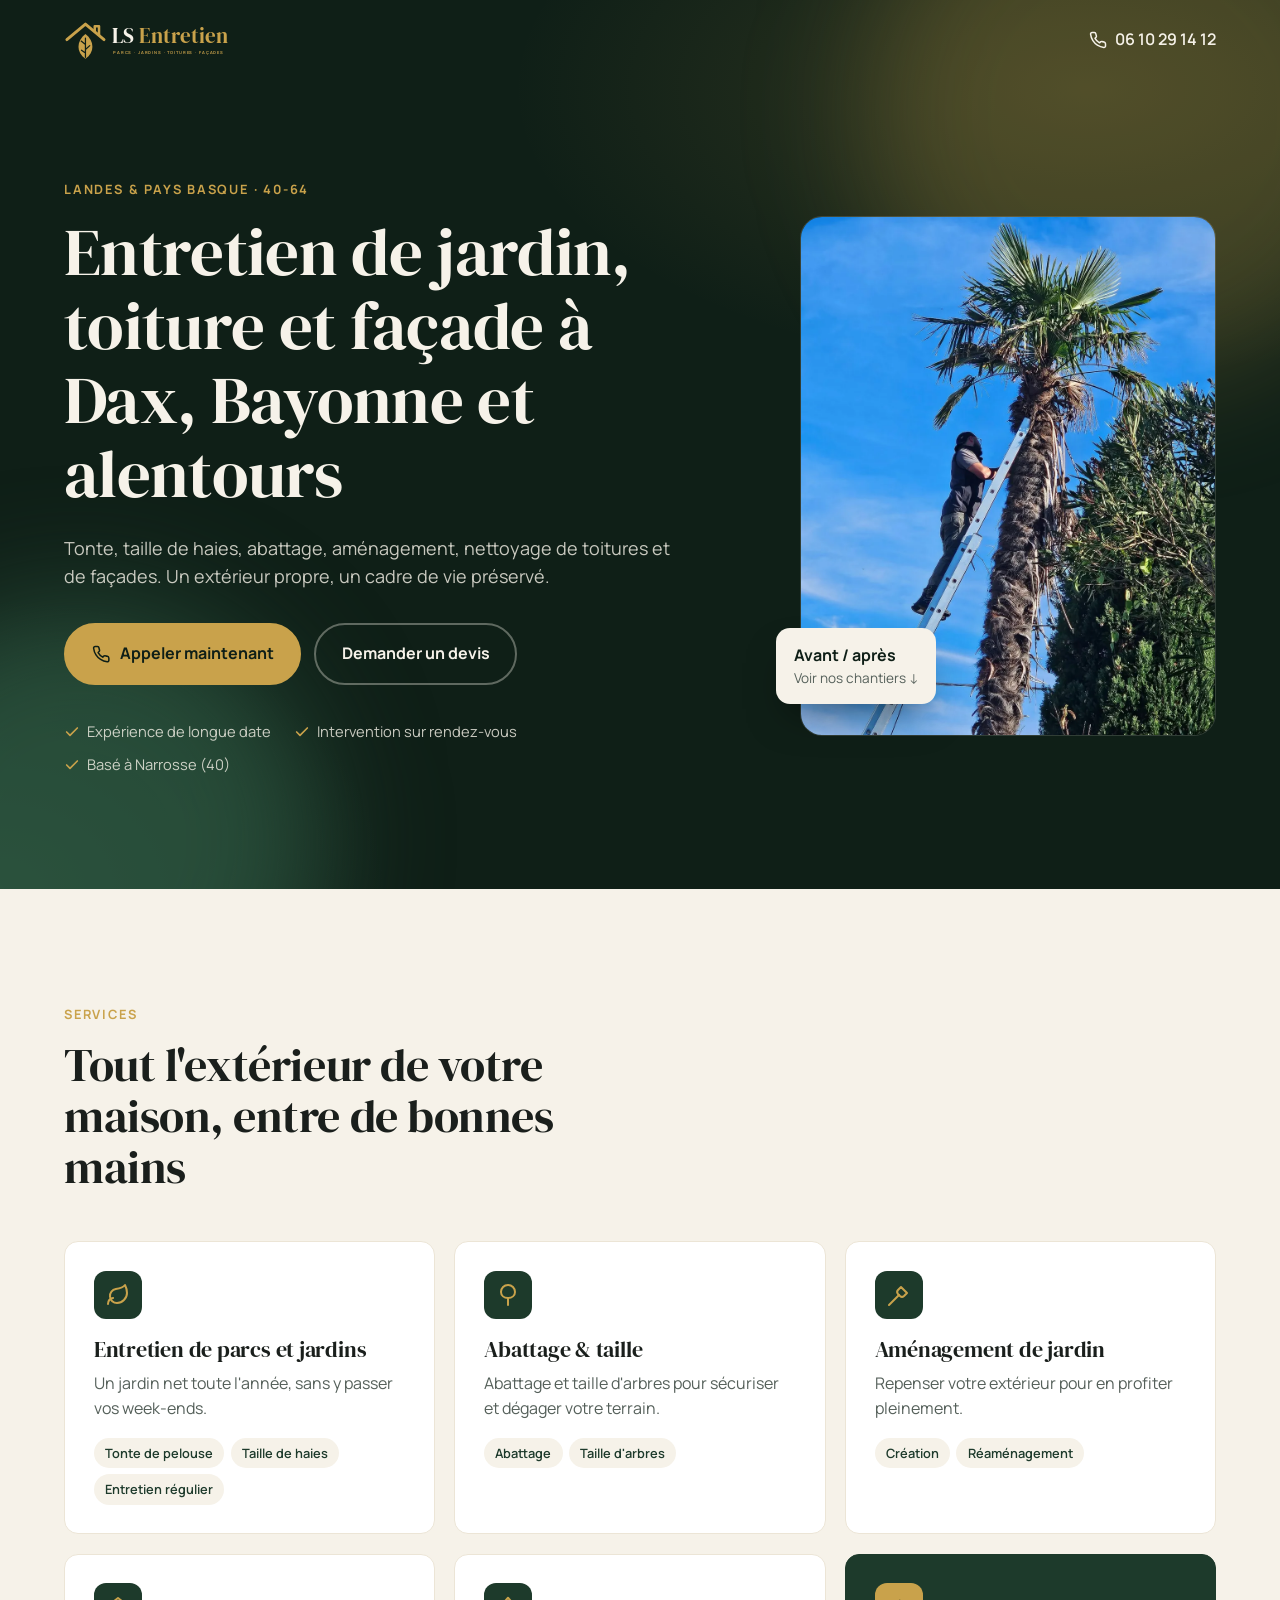
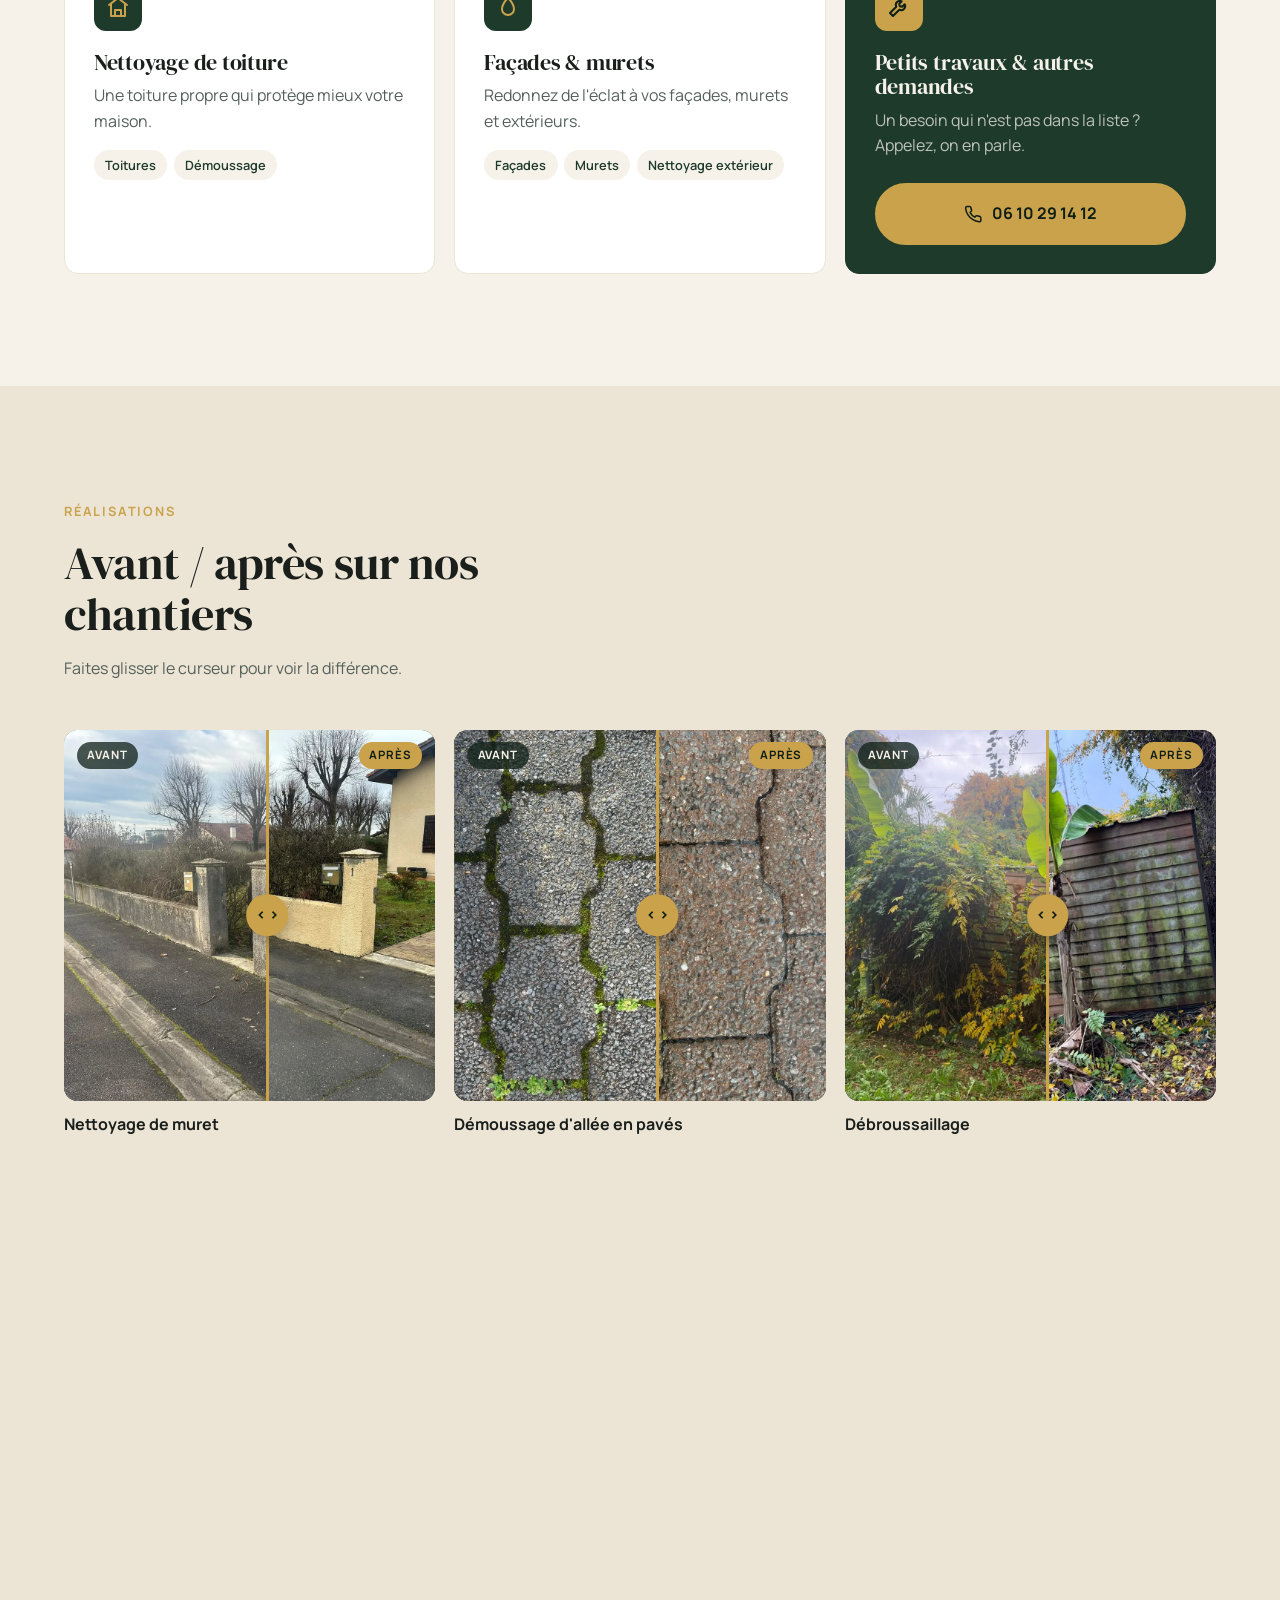
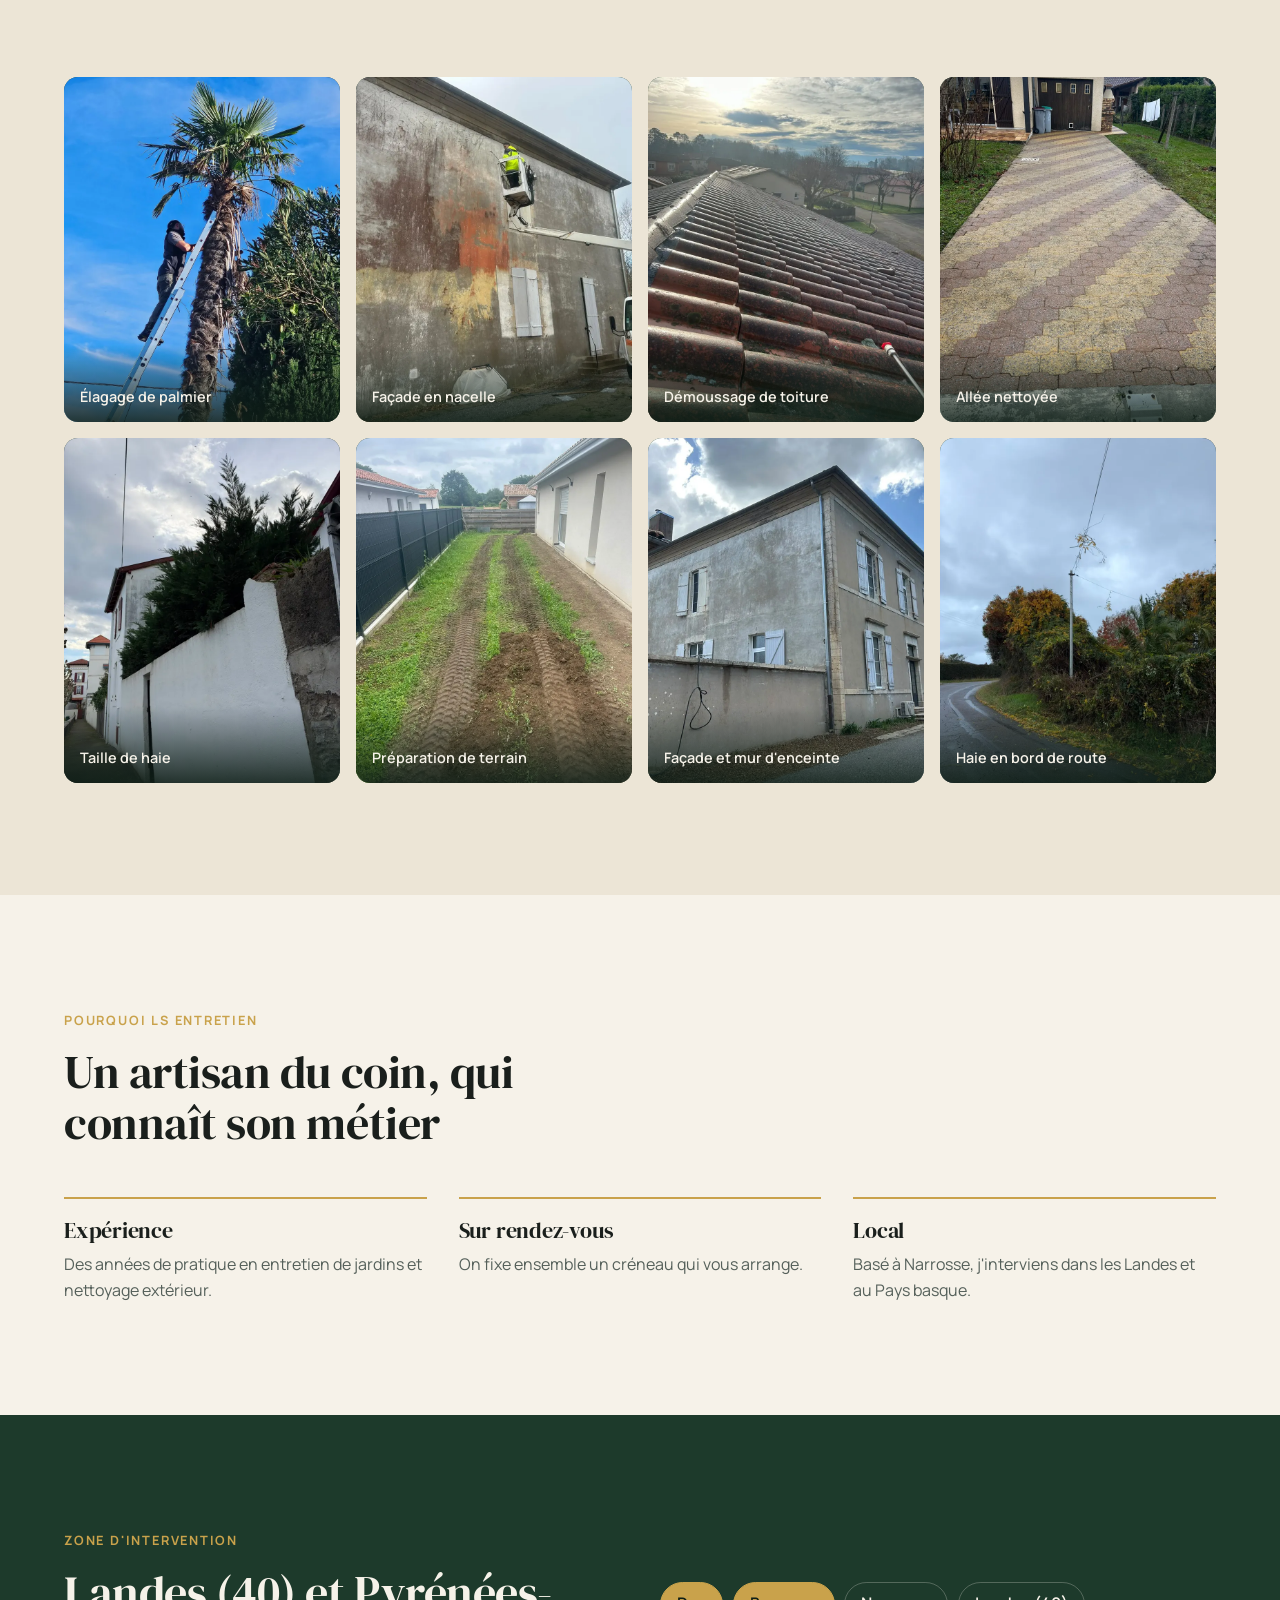
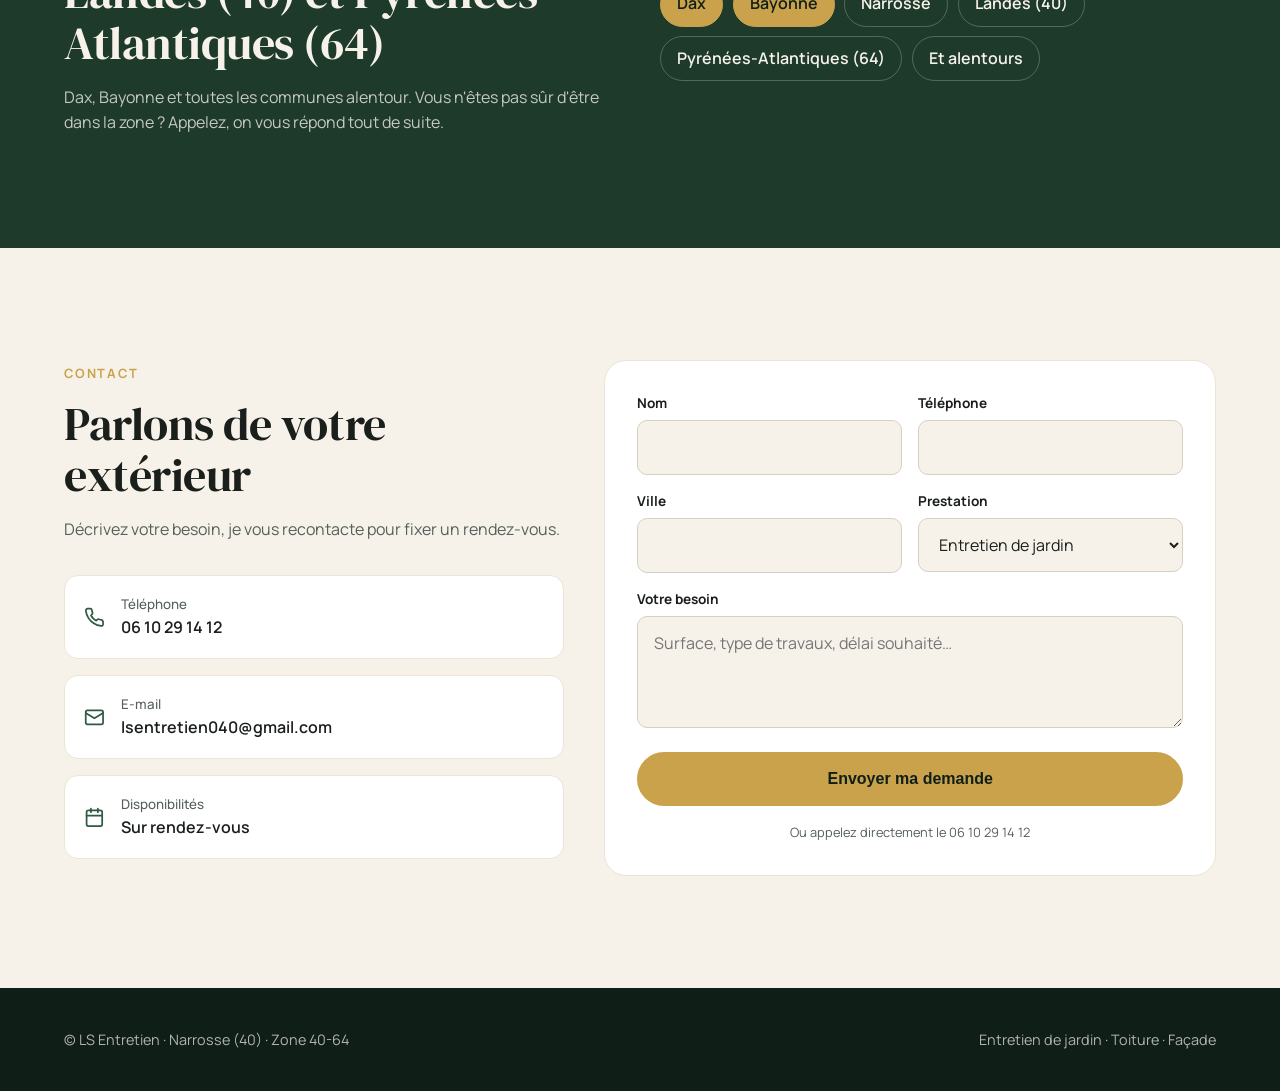
<file: ls-entretien/index.html>
<!doctype html>
<html lang="fr">
<head>
<meta charset="utf-8">
<meta name="viewport" content="width=device-width, initial-scale=1">
<title>LS Entretien | Entretien de jardin, toiture et façade à Dax et Bayonne</title>
<meta name="description" content="LS Entretien : entretien de jardin, taille de haies, abattage, tonte, aménagement, nettoyage de toitures, façades et murets. Intervention sur rendez-vous à Dax, Bayonne et alentours (40-64).">
<link rel="preconnect" href="https://fonts.googleapis.com">
<link rel="preconnect" href="https://fonts.gstatic.com" crossorigin>
<link href="https://fonts.googleapis.com/css2?family=DM+Serif+Display&family=Manrope:wght@400;500;600;700&display=swap" rel="stylesheet">

<!-- Données structurées pour Google (entreprise locale) -->
<script type="application/ld+json">
{
  "@context": "https://schema.org",
  "@type": "HomeAndConstructionBusiness",
  "name": "LS Entretien",
  "telephone": "+33610291412",
  "email": "lsentretien040@gmail.com",
  "address": {"@type": "PostalAddress", "addressLocality": "Narrosse", "postalCode": "40180", "addressCountry": "FR"},
  "areaServed": ["Dax", "Bayonne", "Landes", "Pyrénées-Atlantiques"],
  "description": "Entretien de parcs et jardins, abattage, taille, tonte, aménagement de jardin, nettoyage de toitures, façades et murets."
}
</script>

<style>
/* ===== Tokens ===== */
:root{
  --vert-nuit:#0f1f17;
  --vert:#1d3a2b;
  --vert-clair:#2f5a43;
  --or:#c9a24b;
  --or-clair:#e2c27a;
  --creme:#f6f2e9;
  --creme-2:#ece5d6;
  --texte:#1a1f1c;
  --texte-doux:#55605a;
  --blanc:#ffffff;
  --radius:14px;
}
*{box-sizing:border-box;margin:0;padding:0}
html{scroll-behavior:smooth}
body{font-family:"Manrope",system-ui,sans-serif;color:var(--texte);background:var(--creme);line-height:1.6;-webkit-font-smoothing:antialiased}
img,svg{display:block;max-width:100%}
a{color:inherit;text-decoration:none}

/* ===== Global (Client-First) ===== */
.padding-global{padding-left:1rem;padding-right:1rem}
@media (min-width:768px){.padding-global{padding-left:2.5rem;padding-right:2.5rem}}
.container-large{max-width:72rem;margin:0 auto}
.padding-section-large{padding-top:5rem;padding-bottom:5rem}
@media (min-width:768px){.padding-section-large{padding-top:7rem;padding-bottom:7rem}}

.heading-style-h1,.heading-style-h2,.heading-style-h3{font-family:"DM Serif Display",Georgia,serif;font-weight:400;line-height:1.1;letter-spacing:-.01em}
.heading-style-h1{font-size:clamp(2.3rem,6vw,4.2rem)}
.heading-style-h2{font-size:clamp(1.9rem,4vw,2.9rem)}
.heading-style-h3{font-size:1.4rem}
.text-size-large{font-size:1.125rem}
.text-color-doux{color:var(--texte-doux)}
.text-eyebrow{display:inline-block;font-size:.8rem;font-weight:700;letter-spacing:.14em;text-transform:uppercase;color:var(--or)}
.max-width-medium{max-width:38rem}
.margin-bottom-small{margin-bottom:1rem}
.margin-bottom-medium{margin-bottom:2rem}
.margin-bottom-large{margin-bottom:3rem}

.button{display:inline-flex;align-items:center;justify-content:center;gap:.6rem;padding:1rem 1.6rem;border-radius:999px;font-weight:700;font-size:1rem;background:var(--or);color:var(--vert-nuit);border:2px solid var(--or);transition:transform .2s,background .2s}
.button:hover{transform:translateY(-2px);background:var(--or-clair);border-color:var(--or-clair)}
.button.is-secondary{background:transparent;color:var(--creme);border-color:rgba(246,242,233,.35)}
.button.is-secondary:hover{border-color:var(--creme);background:rgba(255,255,255,.06)}
.button svg{width:1.15rem;height:1.15rem}

/* ===== Navbar ===== */
.navbar_component{position:absolute;top:0;left:0;right:0;z-index:10}
.navbar_inner{display:flex;align-items:center;justify-content:space-between;height:5rem}
.navbar_logo{font-family:"DM Serif Display",serif;font-size:1.5rem;color:var(--creme)}
.navbar_logo span{color:var(--or)}
.navbar_link{display:none;color:var(--creme);font-weight:600;gap:.5rem;align-items:center}
@media (min-width:768px){.navbar_link{display:inline-flex}}

/* ===== Hero ===== */
.section_hero{position:relative;background:var(--vert-nuit);color:var(--creme);overflow:hidden}
.section_hero::before{content:"";position:absolute;inset:0;background:
  radial-gradient(60rem 30rem at 85% 10%,rgba(201,162,75,.18),transparent 60%),
  radial-gradient(40rem 30rem at 0% 100%,rgba(47,90,67,.55),transparent 60%)}
.hero_component{position:relative;z-index:1;display:grid;gap:3rem;padding-top:9rem;padding-bottom:5rem}
@media (min-width:992px){.hero_component{grid-template-columns:1.15fr .85fr;align-items:center;padding-top:11rem;padding-bottom:7rem}}
.hero_buttons{display:flex;flex-wrap:wrap;gap:.8rem;margin-top:2rem}
.hero_badges{display:flex;flex-wrap:wrap;gap:.6rem 1.4rem;margin-top:2.2rem;font-size:.92rem;color:rgba(246,242,233,.8)}
.hero_badges li{list-style:none;display:flex;align-items:center;gap:.45rem}
.hero_badges svg{width:1rem;height:1rem;color:var(--or)}
.hero_card{background:rgba(255,255,255,.04);border:1px solid rgba(246,242,233,.12);border-radius:22px;padding:1.8rem}
.hero_card-title{font-weight:700;margin-bottom:1rem;color:var(--or-clair)}
.hero_card-list{list-style:none;display:grid;gap:.9rem}
.hero_card-list li{display:flex;gap:.8rem;align-items:flex-start}
.hero_card-icon{flex:none;width:2.4rem;height:2.4rem;border-radius:10px;background:rgba(201,162,75,.15);display:grid;place-items:center;color:var(--or)}
.hero_card-icon svg{width:1.25rem;height:1.25rem}
.hero_card-list strong{display:block}
.hero_card-list span{font-size:.9rem;color:rgba(246,242,233,.7)}

/* ===== Services ===== */
.services_grid{display:grid;gap:1.2rem}
@media (min-width:640px){.services_grid{grid-template-columns:repeat(2,1fr)}}
@media (min-width:992px){.services_grid{grid-template-columns:repeat(3,1fr)}}
.services_card{background:var(--blanc);border-radius:var(--radius);padding:1.8rem;border:1px solid var(--creme-2);transition:transform .25s,box-shadow .25s}
.services_card:hover{transform:translateY(-4px);box-shadow:0 18px 40px -20px rgba(15,31,23,.35)}
.services_icon{width:3rem;height:3rem;border-radius:12px;background:var(--vert);color:var(--or);display:grid;place-items:center;margin-bottom:1.2rem}
.services_icon svg{width:1.5rem;height:1.5rem}
.services_card p{color:var(--texte-doux);margin-top:.5rem}
.services_tags{display:flex;flex-wrap:wrap;gap:.4rem;margin-top:1rem}
.services_tags li{list-style:none;font-size:.8rem;font-weight:600;padding:.3rem .7rem;border-radius:999px;background:var(--creme);color:var(--vert)}
.services_card.is-cta{background:var(--vert);color:var(--creme);border-color:var(--vert);display:flex;flex-direction:column;justify-content:space-between;gap:1.5rem}
.services_card.is-cta p{color:rgba(246,242,233,.75)}

/* ===== Réalisations ===== */
.section_realisations{background:var(--creme-2)}
.realisations_grid{display:grid;gap:1rem;grid-template-columns:repeat(2,1fr)}
@media (min-width:992px){.realisations_grid{grid-template-columns:repeat(4,1fr)}}
.realisations_item{aspect-ratio:4/5;border-radius:var(--radius);background:linear-gradient(160deg,var(--vert-clair),var(--vert-nuit));display:flex;align-items:flex-end;padding:1rem;color:var(--creme);font-weight:600;font-size:.9rem;position:relative;overflow:hidden}
.realisations_item::after{content:"Photo à venir";position:absolute;top:1rem;left:1rem;font-size:.7rem;letter-spacing:.1em;text-transform:uppercase;color:var(--or-clair);opacity:.8}
.realisations_item img{position:absolute;inset:0;width:100%;height:100%;object-fit:cover}

/* Comparateur avant / après */
.ba_grid{display:grid;gap:1.2rem}
@media (min-width:640px){.ba_grid{grid-template-columns:repeat(2,minmax(0,1fr))}}
@media (min-width:992px){.ba_grid{grid-template-columns:repeat(3,minmax(0,1fr))}}
.ba_frame{--pos:50%;position:relative;aspect-ratio:1;border-radius:var(--radius);overflow:hidden;background:var(--vert);user-select:none;touch-action:pan-y}
.ba_frame img{position:absolute;inset:0;width:100%;height:100%;object-fit:cover}
.ba_before{clip-path:inset(0 calc(100% - var(--pos)) 0 0)}
.ba_handle{position:absolute;top:0;bottom:0;left:var(--pos);width:3px;margin-left:-1.5px;background:var(--or);pointer-events:none}
.ba_handle::after{content:"‹ ›";position:absolute;top:50%;left:50%;transform:translate(-50%,-50%);width:2.6rem;height:2.6rem;border-radius:50%;background:var(--or);color:var(--vert-nuit);font-weight:700;display:grid;place-items:center;box-shadow:0 6px 20px rgba(0,0,0,.35)}
.ba_range{position:absolute;inset:0;width:100%;height:100%;opacity:0;cursor:ew-resize;margin:0}
.ba_label{position:absolute;top:.8rem;padding:.25rem .65rem;border-radius:999px;font-size:.72rem;font-weight:700;letter-spacing:.08em;text-transform:uppercase;background:rgba(15,31,23,.75);color:var(--creme);pointer-events:none}
.ba_label.is-avant{left:.8rem}.ba_label.is-apres{right:.8rem;background:var(--or);color:var(--vert-nuit)}
.ba_component figcaption{margin-top:.7rem;font-weight:700}
.ba_cta{background:var(--vert);color:var(--creme);border-radius:var(--radius);padding:2rem;display:flex;flex-direction:column;justify-content:center;gap:1rem;aspect-ratio:1}
.ba_cta p{color:rgba(246,242,233,.75)}
.ba_cta .button{align-self:flex-start}
@media (max-width:639px){.ba_cta{aspect-ratio:auto}}

/* Galerie */
.galerie_title{margin:4rem 0 1.5rem}
.galerie_grid{display:grid;gap:1rem;grid-template-columns:repeat(2,1fr)}
@media (min-width:992px){.galerie_grid{grid-template-columns:repeat(4,1fr)}}
.galerie_item{position:relative;aspect-ratio:4/5;border-radius:var(--radius);overflow:hidden;background:var(--vert)}
.galerie_item img{width:100%;height:100%;object-fit:cover;transition:transform .7s cubic-bezier(.2,.7,.2,1)}
.galerie_item:hover img{transform:scale(1.07)}
.galerie_item figcaption{position:absolute;left:0;right:0;bottom:0;padding:2.5rem 1rem .9rem;background:linear-gradient(transparent,rgba(15,31,23,.85));color:var(--creme);font-weight:600;font-size:.9rem}

/* Visuel du hero */
.hero_visual{position:relative;max-width:26rem;justify-self:end;width:100%}
.hero_visual img{width:100%;height:auto;aspect-ratio:4/5;object-fit:cover;border-radius:22px;border:1px solid rgba(246,242,233,.15)}
.hero_float{position:absolute;left:-1.5rem;bottom:2rem;background:var(--creme);color:var(--vert-nuit);border-radius:14px;padding:.9rem 1.1rem;box-shadow:0 20px 40px -15px rgba(0,0,0,.6);display:grid;animation:float 5s ease-in-out infinite}
.hero_float span{font-size:.85rem;color:var(--texte-doux)}
@keyframes float{50%{transform:translateY(-8px)}}
@media (max-width:991px){.hero_visual{justify-self:start}.hero_float{left:1rem}}
.navbar_logo img{height:2.9rem;width:auto}

/* ===== Atouts ===== */
.atouts_grid{display:grid;gap:2rem}
@media (min-width:768px){.atouts_grid{grid-template-columns:repeat(3,1fr)}}
.atouts_item{border-top:2px solid var(--or);padding-top:1.4rem}
.atouts_item p{color:var(--texte-doux);margin-top:.5rem}

/* ===== Zone ===== */
.section_zone{background:var(--vert);color:var(--creme)}
.zone_component{display:grid;gap:2.5rem}
@media (min-width:992px){.zone_component{grid-template-columns:1fr 1fr;align-items:center}}
.zone_list{display:flex;flex-wrap:wrap;gap:.6rem}
.zone_list li{list-style:none;padding:.55rem 1rem;border-radius:999px;border:1px solid rgba(246,242,233,.25);font-weight:600}
.zone_list li.is-main{background:var(--or);color:var(--vert-nuit);border-color:var(--or)}
.zone_text{color:rgba(246,242,233,.78)}

/* ===== Contact ===== */
.contact_component{display:grid;gap:2.5rem}
@media (min-width:992px){.contact_component{grid-template-columns:.9fr 1.1fr}}
.contact_infos{display:grid;gap:1rem;margin-top:2rem}
.contact_info{display:flex;gap:1rem;align-items:center;padding:1.1rem 1.2rem;background:var(--blanc);border-radius:var(--radius);border:1px solid var(--creme-2);font-weight:600}
.contact_info svg{width:1.3rem;height:1.3rem;color:var(--vert-clair);flex:none}
.contact_info small{display:block;font-weight:500;color:var(--texte-doux)}
.contact_form{background:var(--blanc);border-radius:22px;padding:2rem;border:1px solid var(--creme-2);display:grid;gap:1rem}
.form_row{display:grid;gap:1rem}
@media (min-width:640px){.form_row{grid-template-columns:1fr 1fr}}
.form_field label{display:block;font-size:.85rem;font-weight:700;margin-bottom:.35rem}
.form_input{width:100%;padding:.85rem 1rem;border-radius:10px;border:1px solid #d8d0bf;background:var(--creme);font:inherit;color:inherit}
.form_input:focus{outline:2px solid var(--or);outline-offset:1px;border-color:transparent}
textarea.form_input{min-height:7rem;resize:vertical}
.contact_form .button{width:100%}
.form_note{font-size:.8rem;color:var(--texte-doux);text-align:center}

/* ===== Footer ===== */
.footer_component{background:var(--vert-nuit);color:rgba(246,242,233,.7);padding:2.5rem 0 6rem;font-size:.9rem}
@media (min-width:768px){.footer_component{padding-bottom:2.5rem}}
.footer_inner{display:flex;flex-wrap:wrap;gap:1rem;justify-content:space-between}

/* ===== Barre d'appel mobile (fixe en bas) ===== */
.mobile-cta{position:fixed;left:1rem;right:1rem;bottom:1rem;z-index:20;display:flex;gap:.6rem}
.mobile-cta .button{flex:1;padding:.9rem 1rem;box-shadow:0 10px 30px -10px rgba(0,0,0,.5)}
.mobile-cta .button.is-secondary{background:var(--vert-nuit);border-color:var(--vert-nuit)}
@media (min-width:768px){.mobile-cta{display:none}}

/* ===== Animations ===== */
/* Apparition au scroll (délai calculé en JS pour un effet cascade) */
.reveal{opacity:0;transform:translateY(28px);transition:opacity .8s cubic-bezier(.2,.7,.2,1),transform .8s cubic-bezier(.2,.7,.2,1);transition-delay:var(--delay,0s)}
.reveal.is-visible{opacity:1;transform:none}

/* Hero : entrée en cascade au chargement */
.hero-in{opacity:0;transform:translateY(24px);animation:heroIn .9s cubic-bezier(.2,.7,.2,1) forwards;animation-delay:var(--d,0s)}
@keyframes heroIn{to{opacity:1;transform:none}}

/* Hero : halos lumineux qui dérivent lentement */
.hero_glow{position:absolute;border-radius:50%;filter:blur(60px);pointer-events:none}
.hero_glow.is-or{width:34rem;height:34rem;right:-8rem;top:-10rem;background:rgba(201,162,75,.22);animation:drift 14s ease-in-out infinite alternate}
.hero_glow.is-vert{width:30rem;height:30rem;left:-10rem;bottom:-12rem;background:rgba(47,90,67,.7);animation:drift 18s ease-in-out infinite alternate-reverse}
@keyframes drift{to{transform:translate(-4rem,3rem) scale(1.15)}}

/* Feuilles qui tombent dans le hero */
.hero_leaf{position:absolute;top:-2rem;width:1.1rem;height:1.1rem;color:var(--or);opacity:.35;animation:fall linear infinite;pointer-events:none}
@keyframes fall{0%{transform:translateY(0) rotate(0)}100%{transform:translateY(110vh) translateX(6rem) rotate(540deg)}}

/* Bouton principal : reflet qui balaie + icône téléphone qui vibre */
.button{position:relative;overflow:hidden}
.button:not(.is-secondary)::after{content:"";position:absolute;top:0;left:-60%;width:40%;height:100%;background:linear-gradient(100deg,transparent,rgba(255,255,255,.55),transparent);transform:skewX(-20deg);animation:shine 4.5s ease-in-out infinite}
@keyframes shine{0%,60%{left:-60%}100%{left:130%}}
.button.is-ring svg{animation:ring 3s ease-in-out infinite;transform-origin:50% 50%}
@keyframes ring{0%,80%,100%{transform:rotate(0)}84%{transform:rotate(-14deg)}88%{transform:rotate(12deg)}92%{transform:rotate(-8deg)}96%{transform:rotate(6deg)}}

/* Navbar collante au scroll */
.navbar_component{transition:background .35s,backdrop-filter .35s,box-shadow .35s}
.navbar_component.is-scrolled{position:fixed;background:rgba(15,31,23,.88);backdrop-filter:blur(12px);-webkit-backdrop-filter:blur(12px);box-shadow:0 10px 30px -15px rgba(0,0,0,.6);animation:navDown .4s ease}
.navbar_component.is-scrolled .navbar_inner{height:4rem}
@keyframes navDown{from{transform:translateY(-100%)}to{transform:none}}

/* Cartes services : trait doré + icône animée au survol */
.services_card{position:relative;overflow:hidden}
.services_card::before{content:"";position:absolute;left:0;top:0;height:3px;width:100%;background:var(--or);transform:scaleX(0);transform-origin:left;transition:transform .4s ease}
.services_card:hover::before{transform:scaleX(1)}
.services_icon{transition:transform .4s cubic-bezier(.3,1.6,.5,1)}
.services_card:hover .services_icon{transform:rotate(-8deg) scale(1.12)}

/* Atouts : la ligne dorée se dessine */
.atouts_item{border-top:0;position:relative}
.atouts_item::before{content:"";position:absolute;top:0;left:0;width:100%;height:2px;background:var(--or);transform:scaleX(0);transform-origin:left;transition:transform 1s cubic-bezier(.2,.7,.2,1) .2s}
.atouts_item.is-visible::before{transform:scaleX(1)}

/* Réalisations : zoom au survol */
.realisations_item img{transition:transform .7s cubic-bezier(.2,.7,.2,1)}
.realisations_item:hover img{transform:scale(1.07)}

/* Zone : pastilles qui apparaissent une par une */
.zone_list li{opacity:0;transform:scale(.8);transition:opacity .5s,transform .5s cubic-bezier(.3,1.6,.5,1)}
.zone_list.is-visible li{opacity:1;transform:none}

@media (prefers-reduced-motion:reduce){
  *,*::before,*::after{animation:none!important;transition:none!important}
  .reveal,.hero-in,.zone_list li{opacity:1;transform:none}
  .atouts_item::before{transform:none}
}
</style>
</head>
<body>

<!-- Icônes SVG réutilisables -->
<svg width="0" height="0" style="position:absolute">
  <symbol id="i-phone" viewBox="0 0 24 24" fill="none" stroke="currentColor" stroke-width="2" stroke-linecap="round" stroke-linejoin="round"><path d="M22 16.9v3a2 2 0 0 1-2.2 2 19.8 19.8 0 0 1-8.6-3.1 19.5 19.5 0 0 1-6-6A19.8 19.8 0 0 1 2.1 4.2 2 2 0 0 1 4.1 2h3a2 2 0 0 1 2 1.7c.1.9.4 1.8.7 2.7a2 2 0 0 1-.5 2.1L8 9.8a16 16 0 0 0 6 6l1.3-1.3a2 2 0 0 1 2.1-.4c.9.3 1.8.6 2.7.7a2 2 0 0 1 1.7 2z"/></symbol>
  <symbol id="i-mail" viewBox="0 0 24 24" fill="none" stroke="currentColor" stroke-width="2" stroke-linecap="round" stroke-linejoin="round"><rect x="2" y="4" width="20" height="16" rx="2"/><path d="m22 7-10 6L2 7"/></symbol>
  <symbol id="i-pin" viewBox="0 0 24 24" fill="none" stroke="currentColor" stroke-width="2" stroke-linecap="round" stroke-linejoin="round"><path d="M20 10c0 6-8 12-8 12s-8-6-8-12a8 8 0 0 1 16 0z"/><circle cx="12" cy="10" r="3"/></symbol>
  <symbol id="i-check" viewBox="0 0 24 24" fill="none" stroke="currentColor" stroke-width="2.5" stroke-linecap="round" stroke-linejoin="round"><path d="M20 6 9 17l-5-5"/></symbol>
  <symbol id="i-cal" viewBox="0 0 24 24" fill="none" stroke="currentColor" stroke-width="2" stroke-linecap="round" stroke-linejoin="round"><rect x="3" y="4" width="18" height="18" rx="2"/><path d="M16 2v4M8 2v4M3 10h18"/></symbol>
  <symbol id="i-leaf" viewBox="0 0 24 24" fill="none" stroke="currentColor" stroke-width="2" stroke-linecap="round" stroke-linejoin="round"><path d="M11 20A7 7 0 0 1 9.8 6.1C15.5 5 17 4.5 19 2c1 2 2 4.2 2 8 0 5.5-4.8 10-10 10z"/><path d="M2 21c0-3 1.9-5.4 5.1-6"/></symbol>
  <symbol id="i-tree" viewBox="0 0 24 24" fill="none" stroke="currentColor" stroke-width="2" stroke-linecap="round" stroke-linejoin="round"><path d="M12 22v-7"/><path d="M12 15c-4 0-7-2.5-7-6a7 7 0 0 1 14 0c0 3.5-3 6-7 6z"/></symbol>
  <symbol id="i-house" viewBox="0 0 24 24" fill="none" stroke="currentColor" stroke-width="2" stroke-linecap="round" stroke-linejoin="round"><path d="m3 10 9-7 9 7"/><path d="M5 9v12h14V9"/><path d="M9 21v-6h6v6"/></symbol>
  <symbol id="i-drop" viewBox="0 0 24 24" fill="none" stroke="currentColor" stroke-width="2" stroke-linecap="round" stroke-linejoin="round"><path d="M12 2.7s6 6.3 6 11.3a6 6 0 0 1-12 0c0-5 6-11.3 6-11.3z"/></symbol>
  <symbol id="i-shovel" viewBox="0 0 24 24" fill="none" stroke="currentColor" stroke-width="2" stroke-linecap="round" stroke-linejoin="round"><path d="M2 22 12 12"/><path d="m14 4 6 6-3 3a3 3 0 0 1-4 0l-2-2a3 3 0 0 1 0-4z"/></symbol>
  <symbol id="i-tool" viewBox="0 0 24 24" fill="none" stroke="currentColor" stroke-width="2" stroke-linecap="round" stroke-linejoin="round"><path d="M14.7 6.3a4 4 0 0 0-5.4 5.4L3 18l3 3 6.3-6.3a4 4 0 0 0 5.4-5.4l-2.5 2.5-2.4-.6-.6-2.4z"/></symbol>
</svg>

<!-- ===== Navbar ===== -->
<header class="navbar_component">
  <div class="padding-global">
    <div class="container-large navbar_inner">
      <a href="#" class="navbar_logo"><img src="img/logo.svg" alt="LS Entretien" width="166" height="46"></a>
      <a href="tel:+33610291412" class="navbar_link"><svg width="18" height="18"><use href="#i-phone"/></svg>06 10 29 14 12</a>
    </div>
  </div>
</header>

<main>
<!-- ===== Hero ===== -->
<section class="section_hero">
  <span class="hero_glow is-or"></span><span class="hero_glow is-vert"></span>
  <div id="leaves" aria-hidden="true"></div>
  <div class="padding-global">
    <div class="container-large hero_component">
      <div>
        <span class="text-eyebrow margin-bottom-small hero-in" style="--d:.1s">Landes &amp; Pays basque · 40-64</span>
        <h1 class="heading-style-h1 hero-in" style="--d:.25s">Entretien de jardin, toiture et façade à Dax, Bayonne et alentours</h1>
        <p class="text-size-large max-width-medium hero-in" style="--d:.45s;margin-top:1.4rem;color:rgba(246,242,233,.8)">Tonte, taille de haies, abattage, aménagement, nettoyage de toitures et de façades. Un extérieur propre, un cadre de vie préservé.</p>
        <div class="hero_buttons hero-in" style="--d:.6s">
          <a href="tel:+33610291412" class="button is-ring"><svg><use href="#i-phone"/></svg>Appeler maintenant</a>
          <a href="#contact" class="button is-secondary">Demander un devis</a>
        </div>
        <ul class="hero_badges hero-in" style="--d:.75s">
          <li><svg><use href="#i-check"/></svg>Expérience de longue date</li>
          <li><svg><use href="#i-check"/></svg>Intervention sur rendez-vous</li>
          <li><svg><use href="#i-check"/></svg>Basé à Narrosse (40)</li>
        </ul>
      </div>
      <div class="hero_visual hero-in" style="--d:.5s">
        <img src="img/hero.webp" alt="Élagage d'un palmier par LS Entretien" width="1000" height="1250" fetchpriority="high">
        <a href="#realisations" class="hero_float"><strong>Avant / après</strong><span>Voir nos chantiers ↓</span></a>
      </div>
    </div>
  </div>
</section>

<!-- ===== Services ===== -->
<section class="section_services" id="services">
  <div class="padding-global padding-section-large">
    <div class="container-large">
      <div class="max-width-medium margin-bottom-large reveal">
        <span class="text-eyebrow margin-bottom-small">Services</span>
        <h2 class="heading-style-h2">Tout l'extérieur de votre maison, entre de bonnes mains</h2>
      </div>
      <div class="services_grid">
        <div class="services_card reveal">
          <div class="services_icon"><svg><use href="#i-leaf"/></svg></div>
          <h3 class="heading-style-h3">Entretien de parcs et jardins</h3>
          <p>Un jardin net toute l'année, sans y passer vos week-ends.</p>
          <ul class="services_tags"><li>Tonte de pelouse</li><li>Taille de haies</li><li>Entretien régulier</li></ul>
        </div>
        <div class="services_card reveal">
          <div class="services_icon"><svg><use href="#i-tree"/></svg></div>
          <h3 class="heading-style-h3">Abattage &amp; taille</h3>
          <p>Abattage et taille d'arbres pour sécuriser et dégager votre terrain.</p>
          <ul class="services_tags"><li>Abattage</li><li>Taille d'arbres</li></ul>
        </div>
        <div class="services_card reveal">
          <div class="services_icon"><svg><use href="#i-shovel"/></svg></div>
          <h3 class="heading-style-h3">Aménagement de jardin</h3>
          <p>Repenser votre extérieur pour en profiter pleinement.</p>
          <ul class="services_tags"><li>Création</li><li>Réaménagement</li></ul>
        </div>
        <div class="services_card reveal">
          <div class="services_icon"><svg><use href="#i-house"/></svg></div>
          <h3 class="heading-style-h3">Nettoyage de toiture</h3>
          <p>Une toiture propre qui protège mieux votre maison.</p>
          <ul class="services_tags"><li>Toitures</li><li>Démoussage</li></ul>
        </div>
        <div class="services_card reveal">
          <div class="services_icon"><svg><use href="#i-drop"/></svg></div>
          <h3 class="heading-style-h3">Façades &amp; murets</h3>
          <p>Redonnez de l'éclat à vos façades, murets et extérieurs.</p>
          <ul class="services_tags"><li>Façades</li><li>Murets</li><li>Nettoyage extérieur</li></ul>
        </div>
        <div class="services_card is-cta reveal">
          <div>
            <div class="services_icon" style="background:var(--or);color:var(--vert-nuit)"><svg><use href="#i-tool"/></svg></div>
            <h3 class="heading-style-h3">Petits travaux &amp; autres demandes</h3>
            <p>Un besoin qui n'est pas dans la liste ? Appelez, on en parle.</p>
          </div>
          <a href="tel:+33610291412" class="button"><svg><use href="#i-phone"/></svg>06 10 29 14 12</a>
        </div>
      </div>
    </div>
  </div>
</section>

<!-- ===== Réalisations : avant / après + galerie ===== -->
<section class="section_realisations" id="realisations">
  <div class="padding-global padding-section-large">
    <div class="container-large">
      <div class="max-width-medium margin-bottom-large reveal">
        <span class="text-eyebrow margin-bottom-small">Réalisations</span>
        <h2 class="heading-style-h2">Avant / après sur nos chantiers</h2>
        <p class="text-color-doux" style="margin-top:1rem">Faites glisser le curseur pour voir la différence.</p>
      </div>
      <div class="ba_grid">
        <!-- Comparateur : l'image "après" est en dessous, l'image "avant" est découpée par --pos -->
        <figure class="ba_component reveal">
          <div class="ba_frame">
            <img src="img/muret-apres.webp" alt="Muret nettoyé" loading="lazy">
            <img class="ba_before" src="img/muret-avant.webp" alt="Muret avant nettoyage" loading="lazy">
            <span class="ba_label is-avant">Avant</span><span class="ba_label is-apres">Après</span>
            <span class="ba_handle"></span>
            <input class="ba_range" type="range" min="0" max="100" value="50" aria-label="Comparer avant et après">
          </div>
          <figcaption>Nettoyage de muret</figcaption>
        </figure>
        <figure class="ba_component reveal">
          <div class="ba_frame">
            <img src="img/paves-apres.webp" alt="Pavés nettoyés" loading="lazy">
            <img class="ba_before" src="img/paves-avant.webp" alt="Pavés couverts de mousse" loading="lazy">
            <span class="ba_label is-avant">Avant</span><span class="ba_label is-apres">Après</span>
            <span class="ba_handle"></span>
            <input class="ba_range" type="range" min="0" max="100" value="50" aria-label="Comparer avant et après">
          </div>
          <figcaption>Démoussage d'allée en pavés</figcaption>
        </figure>
        <figure class="ba_component reveal">
          <div class="ba_frame">
            <img src="img/debroussaillage-apres.webp" alt="Abri dégagé" loading="lazy">
            <img class="ba_before" src="img/debroussaillage-avant.webp" alt="Abri envahi par la végétation" loading="lazy">
            <span class="ba_label is-avant">Avant</span><span class="ba_label is-apres">Après</span>
            <span class="ba_handle"></span>
            <input class="ba_range" type="range" min="0" max="100" value="50" aria-label="Comparer avant et après">
          </div>
          <figcaption>Débroussaillage</figcaption>
        </figure>
        <figure class="ba_component reveal">
          <div class="ba_frame">
            <img src="img/amenagement-apres.webp" alt="Piscine installée sur dalle gravier" loading="lazy">
            <img class="ba_before" src="img/amenagement-avant.webp" alt="Préparation de la dalle" loading="lazy">
            <span class="ba_label is-avant">Avant</span><span class="ba_label is-apres">Après</span>
            <span class="ba_handle"></span>
            <input class="ba_range" type="range" min="0" max="100" value="50" aria-label="Comparer avant et après">
          </div>
          <figcaption>Aménagement : dalle pour piscine</figcaption>
        </figure>
        <figure class="ba_component reveal">
          <div class="ba_frame">
            <img src="img/abattage-apres.webp" alt="Palmier abattu, terrain dégagé" loading="lazy">
            <img class="ba_before" src="img/abattage-avant.webp" alt="Palmier pendant l'abattage" loading="lazy">
            <span class="ba_label is-avant">Avant</span><span class="ba_label is-apres">Après</span>
            <span class="ba_handle"></span>
            <input class="ba_range" type="range" min="0" max="100" value="50" aria-label="Comparer avant et après">
          </div>
          <figcaption>Abattage de palmier</figcaption>
        </figure>
        <div class="ba_cta reveal">
          <h3 class="heading-style-h3">Votre extérieur est le prochain ?</h3>
          <p>Expliquez votre besoin, on fixe un rendez-vous.</p>
          <a href="tel:+33610291412" class="button"><svg><use href="#i-phone"/></svg>06 10 29 14 12</a>
        </div>
      </div>

      <h3 class="heading-style-h3 galerie_title reveal">Sur le terrain</h3>
      <div class="galerie_grid">
        <figure class="galerie_item reveal"><img src="img/elagage-palmier.webp" alt="Élagage d'un palmier" loading="lazy"><figcaption>Élagage de palmier</figcaption></figure>
        <figure class="galerie_item reveal"><img src="img/facade-nacelle.webp" alt="Nettoyage de façade en nacelle" loading="lazy"><figcaption>Façade en nacelle</figcaption></figure>
        <figure class="galerie_item reveal"><img src="img/toiture.webp" alt="Démoussage de toiture" loading="lazy"><figcaption>Démoussage de toiture</figcaption></figure>
        <figure class="galerie_item reveal"><img src="img/allee.webp" alt="Allée nettoyée" loading="lazy"><figcaption>Allée nettoyée</figcaption></figure>
        <figure class="galerie_item reveal"><img src="img/taille-cypres.webp" alt="Taille de cyprès" loading="lazy"><figcaption>Taille de haie</figcaption></figure>
        <figure class="galerie_item reveal"><img src="img/terrassement.webp" alt="Préparation de terrain" loading="lazy"><figcaption>Préparation de terrain</figcaption></figure>
        <figure class="galerie_item reveal"><img src="img/facade-maison.webp" alt="Nettoyage de façade et de mur" loading="lazy"><figcaption>Façade et mur d'enceinte</figcaption></figure>
        <figure class="galerie_item reveal"><img src="img/haie-route.webp" alt="Haie taillée en bord de route" loading="lazy"><figcaption>Haie en bord de route</figcaption></figure>
      </div>
    </div>
  </div>
</section>

<!-- ===== Atouts ===== -->
<section class="section_atouts">
  <div class="padding-global padding-section-large">
    <div class="container-large">
      <div class="max-width-medium margin-bottom-large reveal">
        <span class="text-eyebrow margin-bottom-small">Pourquoi LS Entretien</span>
        <h2 class="heading-style-h2">Un artisan du coin, qui connaît son métier</h2>
      </div>
      <div class="atouts_grid">
        <div class="atouts_item reveal"><h3 class="heading-style-h3">Expérience</h3><p>Des années de pratique en entretien de jardins et nettoyage extérieur.</p></div>
        <div class="atouts_item reveal"><h3 class="heading-style-h3">Sur rendez-vous</h3><p>On fixe ensemble un créneau qui vous arrange.</p></div>
        <div class="atouts_item reveal"><h3 class="heading-style-h3">Local</h3><p>Basé à Narrosse, j'interviens dans les Landes et au Pays basque.</p></div>
      </div>
    </div>
  </div>
</section>

<!-- ===== Zone ===== -->
<section class="section_zone">
  <div class="padding-global padding-section-large">
    <div class="container-large zone_component">
      <div class="reveal">
        <span class="text-eyebrow margin-bottom-small">Zone d'intervention</span>
        <h2 class="heading-style-h2 margin-bottom-small">Landes (40) et Pyrénées-Atlantiques (64)</h2>
        <p class="zone_text">Dax, Bayonne et toutes les communes alentour. Vous n'êtes pas sûr d'être dans la zone ? Appelez, on vous répond tout de suite.</p>
      </div>
      <ul class="zone_list reveal">
        <li class="is-main">Dax</li>
        <li class="is-main">Bayonne</li>
        <li>Narrosse</li>
        <li>Landes (40)</li>
        <li>Pyrénées-Atlantiques (64)</li>
        <li>Et alentours</li>
      </ul>
    </div>
  </div>
</section>

<!-- ===== Contact ===== -->
<section class="section_contact" id="contact">
  <div class="padding-global padding-section-large">
    <div class="container-large contact_component">
      <div class="reveal">
        <span class="text-eyebrow margin-bottom-small">Contact</span>
        <h2 class="heading-style-h2">Parlons de votre extérieur</h2>
        <p class="text-color-doux" style="margin-top:1rem">Décrivez votre besoin, je vous recontacte pour fixer un rendez-vous.</p>
        <div class="contact_infos">
          <a href="tel:+33610291412" class="contact_info"><svg><use href="#i-phone"/></svg><div><small>Téléphone</small>06 10 29 14 12</div></a>
          <a href="mailto:lsentretien040@gmail.com" class="contact_info"><svg><use href="#i-mail"/></svg><div><small>E-mail</small>lsentretien040@gmail.com</div></a>
          <div class="contact_info"><svg><use href="#i-cal"/></svg><div><small>Disponibilités</small>Sur rendez-vous</div></div>
        </div>
      </div>
      <!-- Formulaire sans serveur : ouvre la messagerie avec le message pré-rempli -->
      <form class="contact_form reveal" id="devis-form">
        <div class="form_row">
          <div class="form_field"><label for="nom">Nom</label><input class="form_input" id="nom" name="nom" required></div>
          <div class="form_field"><label for="tel">Téléphone</label><input class="form_input" id="tel" name="tel" type="tel" required></div>
        </div>
        <div class="form_row">
          <div class="form_field"><label for="ville">Ville</label><input class="form_input" id="ville" name="ville"></div>
          <div class="form_field"><label for="service">Prestation</label>
            <select class="form_input" id="service" name="service">
              <option>Entretien de jardin</option><option>Taille de haies</option><option>Abattage / taille d'arbres</option><option>Aménagement de jardin</option><option>Nettoyage de toiture</option><option>Façade / murets</option><option>Autre</option>
            </select>
          </div>
        </div>
        <div class="form_field"><label for="message">Votre besoin</label><textarea class="form_input" id="message" name="message" placeholder="Surface, type de travaux, délai souhaité…"></textarea></div>
        <button class="button" type="submit">Envoyer ma demande</button>
        <p class="form_note">Ou appelez directement le 06 10 29 14 12</p>
      </form>
    </div>
  </div>
</section>
</main>

<footer class="footer_component">
  <div class="padding-global">
    <div class="container-large footer_inner">
      <span>© LS Entretien · Narrosse (40) · Zone 40-64</span>
      <span>Entretien de jardin · Toiture · Façade</span>
    </div>
  </div>
</footer>

<!-- Barre d'appel fixe sur mobile -->
<div class="mobile-cta">
  <a href="tel:+33610291412" class="button"><svg><use href="#i-phone"/></svg>Appeler</a>
  <a href="#contact" class="button is-secondary">Devis</a>
</div>

<script>
// Formulaire : construit un e-mail pré-rempli vers LS Entretien
document.getElementById('devis-form').addEventListener('submit', function(e){
  e.preventDefault();
  var f = this, v = function(n){ return f.elements[n].value.trim(); };
  var corps = 'Nom : ' + v('nom') + '\nTéléphone : ' + v('tel') + '\nVille : ' + v('ville') + '\nPrestation : ' + v('service') + '\n\n' + v('message');
  location.href = 'mailto:lsentretien040@gmail.com?subject=' + encodeURIComponent('Demande de devis - ' + v('service')) + '&body=' + encodeURIComponent(corps);
});

// Apparition au scroll, en cascade dans chaque grille
document.querySelectorAll('.services_grid,.ba_grid,.galerie_grid,.atouts_grid').forEach(function(g){
  Array.prototype.forEach.call(g.children, function(el,i){ el.style.setProperty('--delay', (i*0.09)+'s'); });
});
document.querySelectorAll('.zone_list li').forEach(function(li,i){ li.style.transitionDelay = (i*0.08)+'s'; });
var obs = new IntersectionObserver(function(entries){
  entries.forEach(function(en){ if(en.isIntersecting){ en.target.classList.add('is-visible'); obs.unobserve(en.target); } });
},{threshold:.12});
document.querySelectorAll('.reveal,.atouts_item').forEach(function(el){ obs.observe(el); });

// Comparateurs avant / après : le curseur pilote --pos
document.querySelectorAll('.ba_frame').forEach(function(f){
  var r=f.querySelector('.ba_range');
  r.addEventListener('input',function(){ f.style.setProperty('--pos', r.value+'%'); });
});
// Petit balayage automatique à l'apparition pour montrer que ça glisse
var baObs=new IntersectionObserver(function(es){
  es.forEach(function(e){
    if(!e.isIntersecting) return; baObs.unobserve(e.target);
    if(matchMedia('(prefers-reduced-motion: reduce)').matches) return;
    var f=e.target, t0=null;
    function step(t){ t0=t0||t; var k=Math.min((t-t0)/1800,1);
      var v=50+30*Math.sin(k*Math.PI*2)*(1-k); f.style.setProperty('--pos',v+'%'); f.querySelector('.ba_range').value=v;
      if(k<1) requestAnimationFrame(step); }
    setTimeout(function(){ requestAnimationFrame(step); },500);
  });
},{threshold:.6});
document.querySelectorAll('.ba_frame').forEach(function(f){ baObs.observe(f); });

// Navbar collante après le hero
var nav = document.querySelector('.navbar_component'), hero = document.querySelector('.section_hero');
window.addEventListener('scroll', function(){
  nav.classList.toggle('is-scrolled', window.scrollY > hero.offsetHeight * 0.6);
}, {passive:true});

// Feuilles qui tombent dans le hero (désactivé si l'utilisateur limite les animations)
if(!matchMedia('(prefers-reduced-motion: reduce)').matches){
  var box = document.getElementById('leaves');
  for(var i=0;i<9;i++){
    var s = document.createElementNS('http://www.w3.org/2000/svg','svg');
    s.setAttribute('class','hero_leaf');
    s.innerHTML = '<use href="#i-leaf"/>';
    s.style.left = (Math.random()*100)+'%';
    s.style.animationDuration = (12+Math.random()*10)+'s';
    s.style.animationDelay = (-Math.random()*20)+'s';
    s.style.transform = 'scale('+(.6+Math.random()*.8)+')';
    box.appendChild(s);
  }
}
</script>
</body>
</html>
</file>
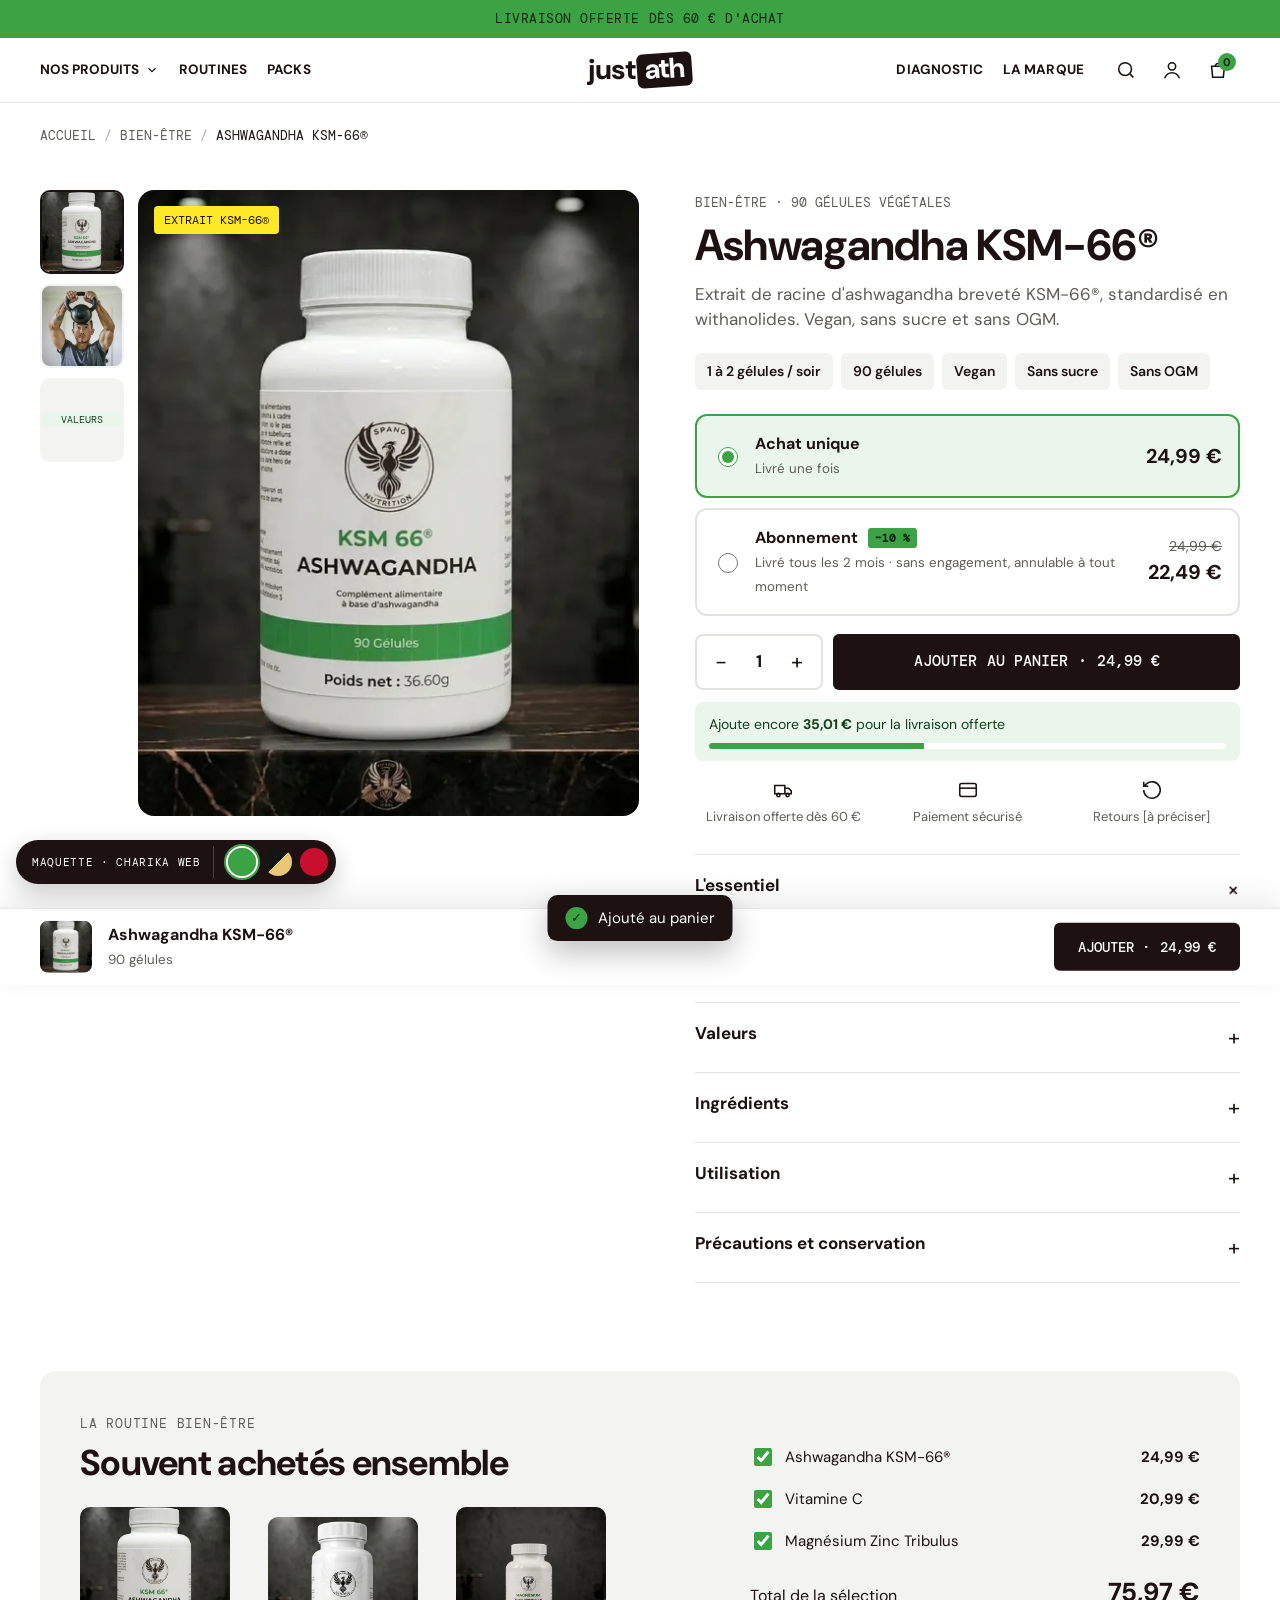
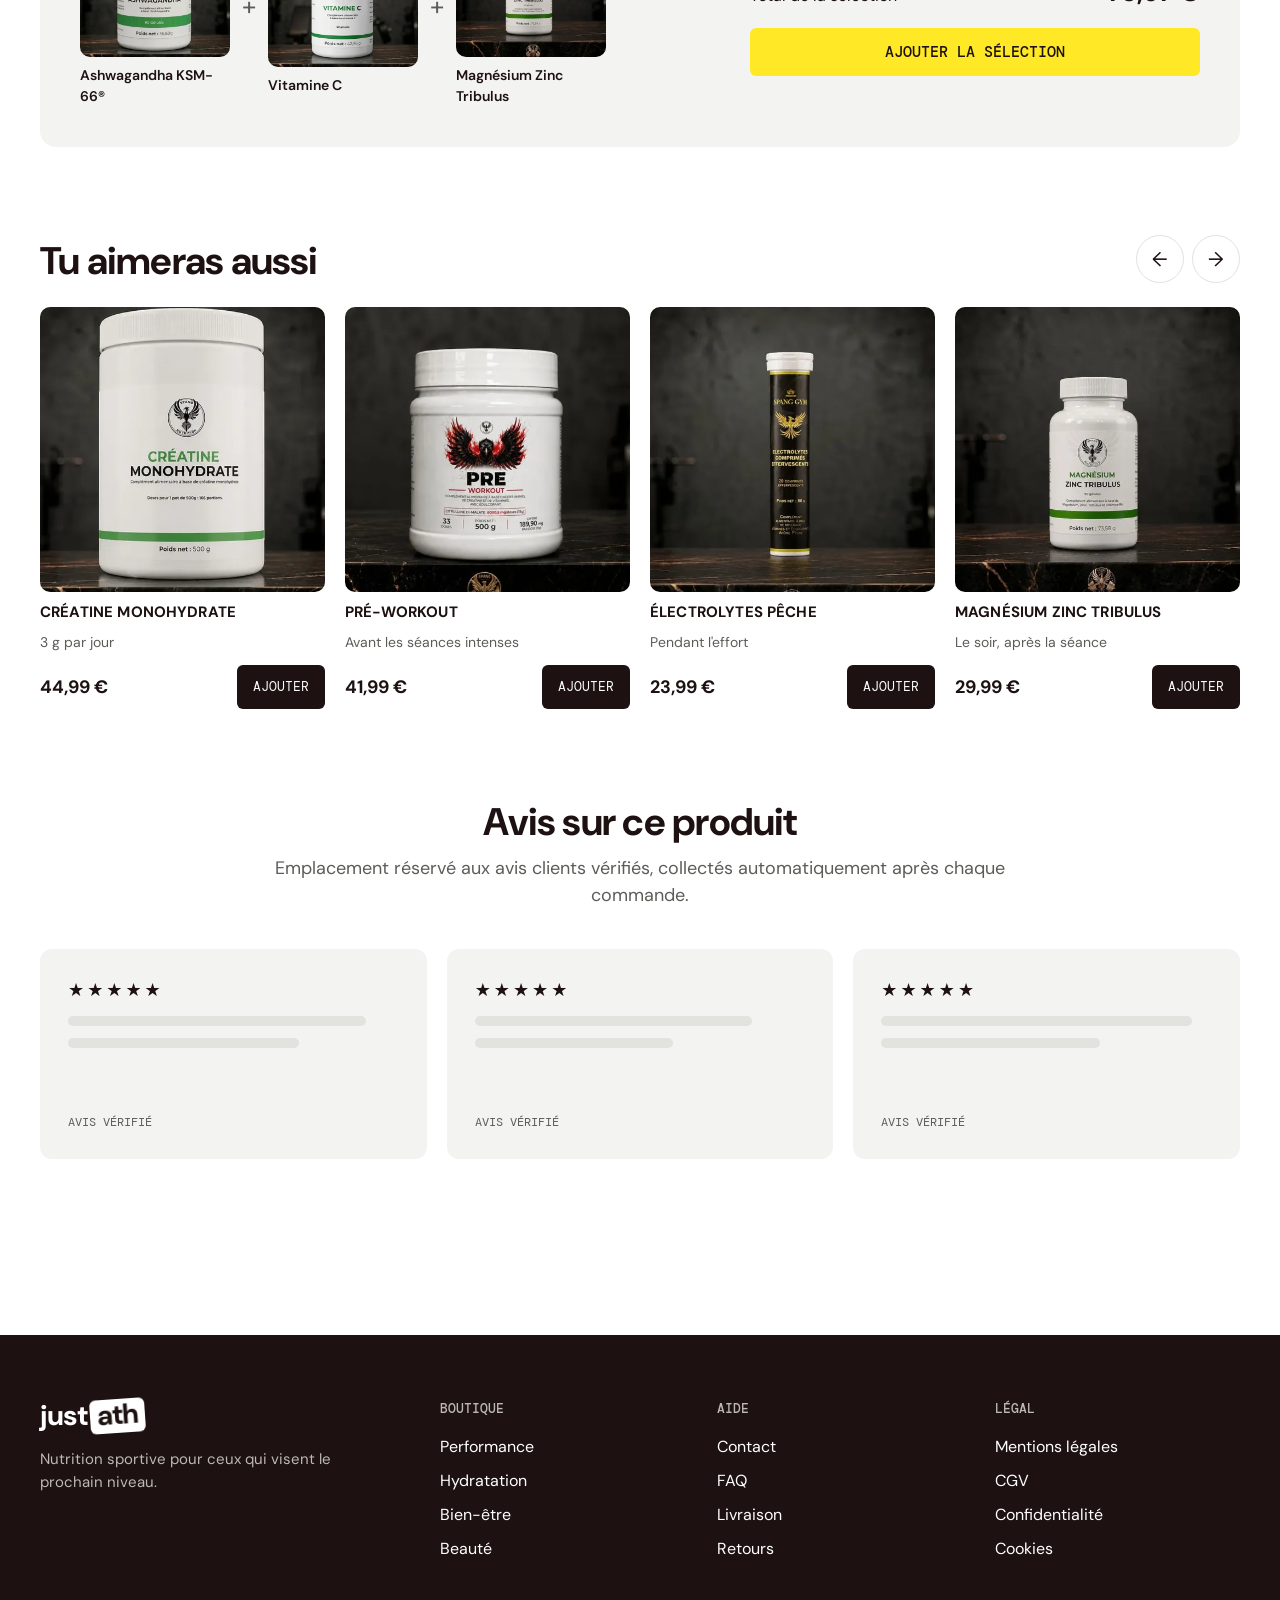
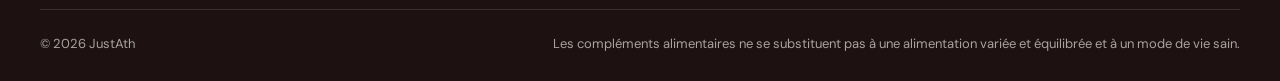
<file: justath/produit-ashwa.html>
<!DOCTYPE html>
<html lang="fr">
<head>
<meta charset="utf-8">
<meta name="viewport" content="width=device-width, initial-scale=1">
<link rel="preconnect" href="https://fonts.googleapis.com">
<link rel="preconnect" href="https://fonts.gstatic.com" crossorigin>
<link href="https://fonts.googleapis.com/css2?family=DM+Mono:wght@400;500&family=DM+Sans:opsz,wght@9..40,400;9..40,500;9..40,600;9..40,700;9..40,800&display=swap" rel="stylesheet">
<style>

/* ===== Tokens (codes Mium Lab, couleurs JustAth) ===== */
:root{
  --green:#3BA344;      /* aplat signature (équivalent du bleu Mium) */
  --green-l:#EAF6EC;    /* fond doux */
  --deep:#14401E;       /* texte foncé sur fond doux */
  --on:#0B2410;         /* texte posé sur l'aplat */
  --yellow:#FFE927;     /* CTA promo */
  --ink:#1D1111;        /* texte principal */
  --muted:#5E5C58;
  --grey:#F3F3F1;       /* fonds de sections / cartes */
  --line:#E2E2DE;
  --white:#FFFFFF;
  --sans:"DM Sans",system-ui,sans-serif; --mono:"DM Mono",ui-monospace,monospace;
  --max:1360px;
}
*{box-sizing:border-box}
html{scroll-behavior:smooth}
body{margin:0;background:var(--white);color:var(--ink);font-family:var(--sans);font-size:16px;line-height:1.5;-webkit-font-smoothing:antialiased}
img{display:block;max-width:100%}
a{color:inherit;text-decoration:none}
button{font:inherit;color:inherit;cursor:pointer}
.wrap{max-width:var(--max);margin:0 auto;padding:0 40px}
.mono{font-family:var(--mono);text-transform:uppercase;letter-spacing:.06em}
h1,h2,h3{margin:0;font-weight:700;letter-spacing:-.02em;line-height:1.1}
.btn{display:inline-flex;align-items:center;justify-content:center;gap:10px;min-height:48px;padding:0 24px;border-radius:6px;border:0;font-weight:600;font-size:17px;transition:transform .15s ease,background .2s}
.btn:hover{transform:translateY(-1px)}
.btn-white{background:var(--white);color:var(--deep)}
.btn-yellow{background:var(--yellow);color:var(--ink);font-family:var(--mono);text-transform:uppercase;font-size:15px;font-weight:500}
.btn-dark{background:var(--ink);color:var(--white);font-family:var(--mono);text-transform:uppercase;font-size:14px;font-weight:500}

/* Badge maquette */
.mock-badge{position:fixed;left:16px;bottom:16px;z-index:60;background:var(--ink);color:#fff;padding:6px 6px 6px 16px;border-radius:999px;font-family:var(--mono);font-size:11px;letter-spacing:.06em;text-transform:uppercase;box-shadow:0 8px 24px rgba(0,0,0,.2);display:flex;align-items:center;gap:12px}
/* Sélecteur de couleurs */
.swatches{display:flex;gap:4px;padding-left:12px;border-left:1px solid #4A3F3F}
.swatches button{width:32px;height:32px;border-radius:50%;border:2px solid transparent;background:var(--c);background-clip:padding-box;padding:0;position:relative;transition:transform .15s}
.swatches button:hover{transform:scale(1.12)}
.swatches button[aria-pressed="true"]{border-color:#fff;box-shadow:0 0 0 2px var(--c)}
body,.announce,.marquee,.hero .block,.diag,.news,.statement,.ship,.loader{transition:background-color .4s ease,color .4s ease}

/* ===== Annonce + header ===== */
.announce{background:var(--green);color:var(--on);text-align:center;padding:10px 16px;font-family:var(--mono);font-size:13px;text-transform:uppercase;letter-spacing:.04em}
header{position:sticky;top:0;z-index:50;background:var(--white);border-bottom:1px solid var(--line)}
.nav{display:grid;grid-template-columns:1fr auto 1fr;align-items:center;height:64px;padding:0 40px;max-width:1512px;margin:0 auto}
.nav-l,.nav-r{display:flex;align-items:center;gap:20px;font-weight:700;font-size:13.5px;text-transform:uppercase;letter-spacing:.01em}
.nav-r{justify-content:flex-end}
.nav a:hover{color:var(--green)}
.logo{font-weight:800;font-size:28px;letter-spacing:-.04em;line-height:1;display:flex;align-items:center;gap:2px}
.logo b{background:var(--ink);color:#fff;padding:2px 7px 4px;border-radius:6px;transform:rotate(-4deg);display:inline-block}
.icons{display:flex;gap:2px}
.icon-btn{width:44px;height:44px;border:0;background:transparent;display:grid;place-items:center;position:relative;border-radius:50%}
.icon-btn:hover{background:var(--grey)}
.icon-btn svg{width:22px;height:22px;stroke:currentColor;fill:none;stroke-width:1.7}
.cart-count{position:absolute;top:5px;right:4px;min-width:18px;height:18px;border-radius:9px;background:var(--green);color:var(--on);font-size:11px;font-weight:700;display:grid;place-items:center;padding:0 4px}

/* ===== Hero split ===== */
.hero{display:grid;grid-template-columns:1fr 1fr;min-height:600px}
.hero .photo{position:relative;overflow:hidden}
.hero .photo img{width:100%;height:100%;object-fit:cover;object-position:center 30%}
.hero .block{background:var(--green);color:var(--on);display:flex;flex-direction:column;justify-content:center;padding:64px 80px;gap:20px}
.hero .rating{display:flex;align-items:center;gap:10px;font-size:14px}
.hero .rating .pill{background:rgba(255,255,255,.35);padding:4px 10px;border-radius:4px;font-family:var(--mono);font-size:12px;text-transform:uppercase}
.hero h1{font-size:clamp(36px,3.6vw,56px)}
.hero p{font-size:20px;margin:0;max-width:560px}
.hero .ctas{display:flex;gap:12px;flex-wrap:wrap;margin-top:8px}
.hero .btn-outline{background:transparent;color:var(--on);box-shadow:inset 0 0 0 2px var(--on)}

/* ===== Réassurance ===== */
.reassure{background:var(--grey)}
.reassure .row{display:grid;grid-template-columns:repeat(4,minmax(0,1fr));gap:24px;padding:40px 40px;max-width:var(--max);margin:0 auto;text-align:center}
.reassure svg{width:30px;height:30px;margin:0 auto 10px;stroke:var(--ink);fill:none;stroke-width:1.7}
.reassure h3{font-size:17px;font-weight:500;text-transform:uppercase;letter-spacing:0}
.reassure p{margin:4px 0 0;font-family:var(--mono);text-transform:uppercase;font-size:14px;color:var(--muted)}

/* ===== Bandeau défilant ===== */
.marquee{background:var(--green);color:var(--on);overflow:hidden}
.marquee-track{display:flex;width:max-content;animation:scroll 36s linear infinite}
.marquee-track span{display:flex;align-items:center;gap:12px;padding:14px 28px;font-weight:700;font-size:15px;text-transform:uppercase;white-space:nowrap}
.marquee-track svg{width:22px;height:22px;stroke:var(--on);fill:none;stroke-width:2}
@keyframes scroll{to{transform:translateX(-50%)}}
@media (prefers-reduced-motion:reduce){.marquee-track{animation:none}}

/* ===== Sections ===== */
section{padding:88px 0}
.title-c{text-align:center;max-width:780px;margin:0 auto 40px}
.title-c h2{font-size:clamp(30px,3vw,44px)}
.title-c p{color:var(--muted);font-size:18px;margin:12px 0 0}

/* Onglets catégories (style Mium) */
.tabs{display:flex;gap:6px;flex-wrap:wrap;margin-bottom:24px}
.tabs button{min-height:36px;padding:0 12px;border-radius:4px;border:0;background:var(--grey);color:var(--muted);font-family:var(--mono);font-size:13px;text-transform:uppercase;letter-spacing:.04em}
.tabs button[aria-pressed="true"]{background:var(--green);color:var(--on)}

/* Cartes produits */
.grid{display:grid;grid-template-columns:repeat(4,minmax(0,1fr));gap:20px}
.card{display:flex;flex-direction:column;gap:12px}
.card[hidden]{display:none}
.card .media{position:relative;border-radius:10px;overflow:hidden;aspect-ratio:1/1;background:var(--grey)}
.card .media img{width:100%;height:100%;object-fit:cover;transition:transform .5s ease}
.card:hover .media img{transform:scale(1.04)}
.card .badge{position:absolute;top:12px;left:12px;background:var(--yellow);color:var(--ink);font-family:var(--mono);font-size:11px;text-transform:uppercase;padding:4px 8px;border-radius:3px}
.card .badge.g{background:var(--green);color:var(--on)}
.card .stars{font-size:13px;color:var(--muted);display:flex;gap:6px;align-items:center}
.card .stars span{color:var(--ink);letter-spacing:2px}
.card h3{font-size:15px;font-weight:700;text-transform:uppercase;letter-spacing:.01em}
.card .claim{color:var(--muted);font-size:14px;margin:0;flex:1}
.card .foot{display:flex;justify-content:space-between;align-items:center;gap:12px}
.card .price{font-weight:700;font-size:18px}
.add{min-height:44px;padding:0 16px;border-radius:6px;border:0;background:var(--ink);color:#fff;font-family:var(--mono);font-size:13px;text-transform:uppercase}
.add:hover{background:var(--green);color:var(--on)}
.note{color:var(--muted);font-size:12.5px;margin-top:28px}

/* Bloc manifeste centré */
.statement{background:var(--green-l)}
.statement .in{max-width:900px;margin:0 auto;text-align:center}
.statement h2{font-size:clamp(34px,4vw,58px);color:var(--deep)}
.statement p{font-size:19px;color:var(--deep);margin:18px auto 0;max-width:640px}

/* Diagnostic */
.diag{display:grid;grid-template-columns:1fr 1fr;border-radius:16px;overflow:hidden;background:var(--green)}
.diag .left{padding:56px;color:var(--on);display:flex;flex-direction:column;gap:18px}
.diag h2{font-size:clamp(30px,3vw,44px)}
.diag .q{font-weight:600;font-size:18px;margin-top:8px}
.diag .opts{display:grid;grid-template-columns:1fr 1fr;gap:10px}
.diag .opts button{min-height:56px;border-radius:8px;border:2px solid var(--on);background:transparent;color:var(--on);font-weight:600;font-size:16px;text-align:left;padding:0 16px}
.diag .opts button[aria-pressed="true"]{background:var(--on);color:var(--green)}
.diag .right{background:var(--white);padding:40px;display:flex;flex-direction:column;justify-content:center;gap:16px;margin:16px;border-radius:12px}
.diag .right .duo{display:grid;grid-template-columns:1fr 1fr;gap:10px}
.diag .right .duo img{border-radius:8px;aspect-ratio:1/1;object-fit:cover}
.diag .right h3{font-size:24px}
.diag .right p{margin:0;color:var(--muted)}
.diag .right .row{display:flex;justify-content:space-between;align-items:center;gap:12px;flex-wrap:wrap}
.diag .right .total{font-weight:700;font-size:22px}

/* Routines */
.routines{display:grid;grid-template-columns:repeat(3,minmax(0,1fr));gap:20px}
.routine{border-radius:12px;overflow:hidden;background:var(--grey);display:flex;flex-direction:column}
.routine .duo{display:grid;grid-template-columns:1fr 1fr}
.routine .duo img{aspect-ratio:1/1;object-fit:cover}
.routine .txt{padding:24px;display:flex;flex-direction:column;gap:10px;flex:1}
.routine .lbl{font-family:var(--mono);font-size:12px;text-transform:uppercase;background:var(--green);color:var(--on);align-self:flex-start;padding:4px 8px;border-radius:3px}
.routine h3{font-size:24px}
.routine p{margin:0;color:var(--muted);flex:1}
.routine .row{display:flex;justify-content:space-between;align-items:center;margin-top:8px}
.routine .total{font-weight:700;font-size:20px}

/* Transparence */
.split{display:grid;grid-template-columns:1fr 1fr;gap:56px;align-items:center}
.split img{border-radius:16px;width:100%;aspect-ratio:4/5;object-fit:cover}
.split h2{font-size:clamp(30px,3vw,44px)}
.split ul{list-style:none;padding:0;margin:28px 0 32px;display:grid;gap:18px}
.split li{display:flex;gap:16px;align-items:flex-start}
.split li .ic{flex:none;width:44px;height:44px;border-radius:50%;background:var(--green-l);display:grid;place-items:center}
.split li .ic svg{width:22px;height:22px;stroke:var(--deep);fill:none;stroke-width:1.8}
.split li b{display:block;font-size:17px}
.split li span{color:var(--muted)}

/* Avis (emplacement) */
.reviews{display:grid;grid-template-columns:repeat(3,minmax(0,1fr));gap:20px}
.review{background:var(--grey);border-radius:12px;padding:28px;display:flex;flex-direction:column;gap:12px;min-height:210px}
.review .stars{letter-spacing:3px;font-size:18px}
.review .line{height:10px;border-radius:5px;background:#E2E2DE}
.review .who{margin-top:auto;font-family:var(--mono);font-size:12px;text-transform:uppercase;color:var(--muted)}

/* FAQ */
.faq{max-width:900px;margin:0 auto}
.faq details{border-bottom:1px solid var(--line)}
.faq summary{list-style:none;cursor:pointer;padding:22px 0;display:flex;justify-content:space-between;align-items:center;gap:24px;font-weight:700;font-size:19px}
.faq summary::-webkit-details-marker{display:none}
.faq summary::after{content:"+";font-size:26px;font-weight:400;transition:transform .2s}
.faq details[open] summary::after{transform:rotate(45deg)}
.faq details p{margin:0 0 22px;color:var(--muted);font-size:17px}

/* Newsletter + footer */
.news{background:var(--green);color:var(--on);border-radius:16px;padding:56px;display:grid;grid-template-columns:1fr 1fr;gap:32px;align-items:center}
.news h2{font-size:clamp(28px,3vw,40px)}
.news p{margin:10px 0 0}
.news form{display:flex;gap:8px;flex-wrap:wrap}
.news label{position:absolute;left:-9999px}
.news input{flex:1;min-width:220px;min-height:52px;border-radius:6px;border:0;padding:0 18px;font:inherit;color:var(--ink)}
.news .ok{width:100%;font-family:var(--mono);font-size:13px;text-transform:uppercase;margin:4px 0 0}
footer{background:var(--ink);color:#fff;margin-top:88px;padding:64px 0 28px}
.foot-grid{display:grid;grid-template-columns:1.5fr repeat(3,minmax(0,1fr));gap:32px}
footer .logo b{background:#fff;color:var(--ink)}
footer p{color:#BDB9B5;font-size:15px;max-width:320px}
footer h4{font-family:var(--mono);font-size:13px;text-transform:uppercase;font-weight:500;color:#BDB9B5;margin:0 0 16px}
footer ul{list-style:none;margin:0;padding:0;display:grid;gap:10px}
footer a:hover{color:var(--green)}
.legal{display:flex;justify-content:space-between;flex-wrap:wrap;gap:12px;margin-top:48px;padding-top:24px;border-top:1px solid #3A2F2F;color:#A9A4A0;font-size:13px}

/* ===== Méga-menu ===== */
.has-mega{position:static}
.mega-btn{background:none;border:0;font-weight:700;font-size:13.5px;text-transform:uppercase;padding:0;min-height:44px;display:flex;align-items:center;gap:6px}
.mega-btn svg{width:14px;height:14px;stroke:currentColor;fill:none;stroke-width:2;transition:transform .2s}
.mega-btn[aria-expanded="true"] svg{transform:rotate(180deg)}
.mega{position:absolute;left:0;right:0;top:100%;background:var(--white);border-top:1px solid var(--line);border-bottom:1px solid var(--line);box-shadow:0 20px 40px rgba(0,0,0,.08);display:none}
.mega.open{display:block}
.mega-in{max-width:var(--max);margin:0 auto;padding:32px 40px;display:grid;grid-template-columns:220px 1fr;gap:40px}
.mega-cats{display:grid;gap:4px;align-content:start}
.mega-cats a{padding:10px 12px;border-radius:6px;font-weight:600;text-transform:none;font-size:16px}
.mega-cats a:hover{background:var(--grey);color:var(--ink)}
.mega-cats .all{background:var(--green);color:var(--on);margin-top:8px}
.mega-prods{display:grid;grid-template-columns:repeat(4,minmax(0,1fr));gap:16px}
.mega-prods a{display:grid;gap:8px;font-size:14px;font-weight:600;text-transform:none}
.mega-prods img{border-radius:8px;aspect-ratio:1/1;object-fit:cover}
.mega-prods span{color:var(--muted);font-weight:500}

/* ===== Menu mobile ===== */
.burger{display:none}
.drawer{position:fixed;inset:0;z-index:80;display:none}
.drawer.open{display:block}
.drawer .scrim{position:absolute;inset:0;background:rgba(29,17,17,.45);border:0;width:100%}
.drawer .panel{position:absolute;top:0;left:0;bottom:0;width:min(88vw,380px);background:var(--white);padding:20px;overflow-y:auto;display:flex;flex-direction:column;gap:6px}
.drawer .panel .top{display:flex;justify-content:space-between;align-items:center;margin-bottom:12px}
.drawer .panel a{padding:14px 8px;border-bottom:1px solid var(--line);font-weight:700;text-transform:uppercase;font-size:15px}
.drawer .panel .sub{padding-left:20px;text-transform:none;font-weight:500;color:var(--muted)}
.drawer .panel .btn{margin-top:16px;border-bottom:0}

/* ===== Quiz diagnostic (modale) ===== */
.quiz{position:fixed;inset:0;z-index:90;display:none;place-items:center;padding:20px}
.quiz.open{display:grid}
.quiz .scrim{position:absolute;inset:0;background:rgba(29,17,17,.5);border:0;width:100%}
.quiz .box{position:relative;background:var(--white);width:min(720px,100%);max-height:92vh;overflow-y:auto;border-radius:16px;padding:40px}
.quiz .close{position:absolute;top:12px;right:12px}
.quiz .bar{height:6px;border-radius:3px;background:var(--grey);margin:18px 0 28px;overflow:hidden}
.quiz .bar i{display:block;height:100%;background:var(--green);transition:width .3s}
.quiz h2{font-size:clamp(24px,3vw,34px);margin-bottom:20px}
.quiz .choices{display:grid;grid-template-columns:1fr 1fr;gap:10px}
.quiz .choices button{min-height:64px;border-radius:10px;border:2px solid var(--line);background:var(--white);font-weight:600;font-size:16px;text-align:left;padding:12px 16px;transition:border-color .15s,background .15s}
.quiz .choices button:hover{border-color:var(--green);background:var(--green-l)}
.quiz .back{background:none;border:0;color:var(--muted);font-family:var(--mono);font-size:13px;text-transform:uppercase;margin-top:20px;min-height:44px;padding:0}
.quiz .res-items{display:grid;gap:12px;margin:8px 0 20px}
.quiz .res-item{display:grid;grid-template-columns:72px 1fr auto;gap:14px;align-items:center;background:var(--grey);border-radius:10px;padding:10px}
.quiz .res-item img{border-radius:8px;aspect-ratio:1/1;object-fit:cover}
.quiz .res-item b{display:block}
.quiz .res-item small{color:var(--muted)}
.quiz .why{background:var(--green-l);color:var(--deep);border-radius:10px;padding:14px 16px;margin-bottom:20px}
.quiz .res-foot{display:flex;justify-content:space-between;align-items:center;gap:12px;flex-wrap:wrap}
.quiz .res-foot .total{font-weight:700;font-size:24px}

/* ===== Loader ===== */
.loader{position:fixed;inset:0;z-index:200;background:var(--green);display:grid;place-items:center;transition:transform .7s cubic-bezier(.77,0,.18,1)}
.loader.done{transform:translateY(-100%)}
.loader .logo{font-size:56px;color:var(--on);animation:pop 1s ease both}
.loader .logo b{background:var(--on);color:var(--green)}
.loader .load-bar{position:absolute;bottom:0;left:0;height:4px;background:var(--on);animation:load 1.1s ease forwards}
@keyframes pop{0%{opacity:0;transform:scale(.8) rotate(-4deg)}60%{opacity:1;transform:scale(1.06)}100%{transform:scale(1)}}
@keyframes load{from{width:0}to{width:100%}}

/* Barre de progression de lecture */
.progress{position:fixed;top:0;left:0;right:0;height:3px;z-index:70;background:var(--green);transform-origin:left;transform:scaleX(0)}

/* Annonce rotative */
.announce{position:relative;height:38px;overflow:hidden;padding:0}
.announce span{position:absolute;inset:0;display:grid;place-items:center;opacity:0;transform:translateY(100%);transition:opacity .5s,transform .5s}
.announce span.on{opacity:1;transform:none}

/* Apparition au scroll */
.reveal{opacity:0;transform:translateY(28px);transition:opacity .7s ease,transform .7s cubic-bezier(.2,.7,.2,1)}
.reveal.in{opacity:1;transform:none}
.hero .block > *{opacity:0;transform:translateY(20px);animation:up .8s cubic-bezier(.2,.7,.2,1) forwards}
.hero .block > *:nth-child(2){animation-delay:.1s}.hero .block > *:nth-child(3){animation-delay:.2s}.hero .block > *:nth-child(4){animation-delay:.3s}
.hero .photo img{animation:zoom 1.6s ease both}
body.loading .hero .block > *, body.loading .hero .photo img{animation-play-state:paused}
@keyframes up{to{opacity:1;transform:none}}
@keyframes zoom{from{transform:scale(1.12)}to{transform:scale(1)}}

/* Skeleton images */
.card .media,.routine .duo,.mega-prods a{background:linear-gradient(100deg,var(--grey) 30%,#ECECE8 50%,var(--grey) 70%);background-size:300% 100%;animation:shimmer 1.4s linear infinite}
@keyframes shimmer{to{background-position:-150% 0}}
img.lz{opacity:0;transition:opacity .6s ease}
img.lz.ok{opacity:1}

/* Fil d'Ariane */
.crumbs{display:flex;flex-wrap:wrap;align-items:center;gap:8px;font-family:var(--mono);font-size:12.5px;text-transform:uppercase;color:var(--muted);margin-bottom:20px}
.crumbs a:hover{color:var(--ink)}
.crumbs [aria-current]{color:var(--ink)}
.crumbs .sep{opacity:.5}

/* Retour en haut */
.totop{position:fixed;right:20px;bottom:20px;z-index:60;width:56px;height:56px;border-radius:50%;border:0;background:var(--ink);color:#fff;display:grid;place-items:center;opacity:0;transform:translateY(16px) scale(.9);pointer-events:none;transition:opacity .3s,transform .3s}
.totop.show{opacity:1;transform:none;pointer-events:auto}
.totop:hover{background:var(--deep)}
.totop svg.ring{position:absolute;inset:0;width:56px;height:56px;transform:rotate(-90deg)}
.totop svg.ring circle{fill:none;stroke:var(--green);stroke-width:3;stroke-dasharray:163.4;stroke-dashoffset:163.4;stroke-linecap:round}
.totop svg.arrow{width:20px;height:20px;stroke:currentColor;fill:none;stroke-width:2.2}

/* Panier latéral */
.cart{position:fixed;inset:0;z-index:95;pointer-events:none}
.cart .scrim{position:absolute;inset:0;width:100%;border:0;background:rgba(29,17,17,.45);opacity:0;transition:opacity .3s}
.cart .panel{position:absolute;top:0;right:0;bottom:0;width:min(92vw,420px);background:var(--white);transform:translateX(100%);transition:transform .45s cubic-bezier(.2,.7,.2,1);display:flex;flex-direction:column}
.cart.open{pointer-events:auto}
.cart.open .scrim{opacity:1}
.cart.open .panel{transform:none}
.cart .head{display:flex;justify-content:space-between;align-items:center;padding:16px 20px;border-bottom:1px solid var(--line)}
.cart .head h2{font-size:22px}
.ship{padding:16px 20px;background:var(--green-l);color:var(--deep);font-size:14.5px}
.ship .track{height:8px;border-radius:4px;background:#fff;margin-top:10px;overflow:hidden}
.ship .track i{display:block;height:100%;background:var(--green);border-radius:4px;transition:width .5s ease}
.cart .items{flex:1;overflow-y:auto;padding:12px 20px;display:grid;gap:12px;align-content:start}
.cart .empty{color:var(--muted);text-align:center;padding:48px 0}
.ci{display:grid;grid-template-columns:72px 1fr auto;gap:12px;align-items:center;animation:up .35s ease both}
.ci img{border-radius:8px;aspect-ratio:1/1;object-fit:cover}
.ci b{display:block;font-size:15px}
.qty{display:inline-flex;align-items:center;border:1px solid var(--line);border-radius:6px;margin-top:6px}
.qty button{width:36px;height:36px;border:0;background:none;font-size:18px}
.qty span{min-width:24px;text-align:center;font-weight:600}
.cart .foot{border-top:1px solid var(--line);padding:16px 20px;display:grid;gap:12px}
.cart .foot .tot{display:flex;justify-content:space-between;font-weight:700;font-size:20px}
.cart .foot .btn{width:100%}
.cart .upsell{display:flex;gap:10px;align-items:center;background:var(--grey);border-radius:10px;padding:10px;font-size:14px}
.cart .upsell img{width:52px;border-radius:6px}
.cart .upsell button{margin-left:auto;min-height:36px;padding:0 12px;border-radius:6px;border:0;background:var(--ink);color:#fff;font-family:var(--mono);font-size:12px;text-transform:uppercase}
.cart-count.bump{animation:bump .5s ease}
@keyframes bump{40%{transform:scale(1.5)}}

/* Animation vers le panier */
.fly{position:fixed;z-index:120;width:64px;height:64px;border-radius:50%;object-fit:cover;pointer-events:none;box-shadow:0 8px 20px rgba(0,0,0,.25);transition:transform .75s cubic-bezier(.5,-.3,.6,1),opacity .75s}

/* Toast */
.toast{position:fixed;left:50%;bottom:24px;z-index:110;transform:translate(-50%,140%);background:var(--ink);color:#fff;padding:12px 18px;border-radius:10px;display:flex;align-items:center;gap:10px;font-size:15px;transition:transform .4s cubic-bezier(.2,.7,.2,1);box-shadow:0 12px 30px rgba(0,0,0,.25)}
.toast.show{transform:translate(-50%,0)}
.toast i{width:22px;height:22px;border-radius:50%;background:var(--green);display:grid;place-items:center;font-style:normal;color:var(--on);font-size:13px;font-weight:700}

@media (prefers-reduced-motion:reduce){
  *,*::before,*::after{animation-duration:.01ms!important;animation-iteration-count:1!important;transition-duration:.01ms!important}
  .reveal{opacity:1;transform:none}
}

/* ===== Scroll story : le pot qui s'ouvre ===== */
.scrolly{height:280vh;background:var(--green);color:var(--on);position:relative}
.scrolly .stage{position:sticky;top:64px;height:calc(100vh - 64px);min-height:560px;overflow:hidden;display:grid;grid-template-columns:1fr 1fr;align-items:center;max-width:var(--max);margin:0 auto;padding:0 40px;gap:40px}
.scrolly .glow{position:absolute;left:50%;top:50%;width:70vmin;height:70vmin;border-radius:50%;background:radial-gradient(circle,rgba(255,255,255,.28),transparent 65%);transform:translate(-10%,-50%) scale(var(--gs,.6));pointer-events:none}
.steps{position:relative;height:260px}
.step{position:absolute;inset:0;display:flex;flex-direction:column;justify-content:center;gap:14px;opacity:0;transform:translateY(30px);transition:opacity .5s ease,transform .5s ease}
.step.on{opacity:1;transform:none}
.step .k{font-family:var(--mono);font-size:13px;text-transform:uppercase;letter-spacing:.08em;opacity:.8}
.step h2{font-size:clamp(40px,5.4vw,84px);font-weight:800;letter-spacing:-.03em;line-height:.95}
.step p{font-size:19px;max-width:440px;margin:0;opacity:.9}
.dots{display:flex;gap:8px;margin-top:24px}
.dots i{width:28px;height:4px;border-radius:2px;background:currentColor;opacity:.25;transition:opacity .3s,width .3s}
.dots i.on{opacity:1;width:48px}
.jar-wrap{position:relative;height:100%;display:grid;place-items:center}
.jar{width:min(360px,70%);overflow:visible;filter:drop-shadow(0 40px 50px rgba(0,0,0,.35));transform:translateY(var(--jy,0px)) rotate(var(--jr,0deg))}
#lid{transform-box:fill-box;transform-origin:92% 100%}
.particles{position:absolute;inset:0;pointer-events:none}
.particles span{position:absolute;left:50%;top:50%;border-radius:50%;background:#fff;opacity:0;will-change:transform,opacity}
.particles span.cap{border-radius:999px;background:linear-gradient(90deg,#fff 50%,var(--on) 50%)}
.scroll-hint{position:absolute;bottom:24px;left:50%;transform:translateX(-50%);font-family:var(--mono);font-size:12px;text-transform:uppercase;letter-spacing:.1em;display:flex;align-items:center;gap:8px;opacity:var(--ho,1)}
.scroll-hint i{width:2px;height:28px;background:currentColor;animation:hint 1.6s ease-in-out infinite;transform-origin:top}
@keyframes hint{0%{transform:scaleY(0)}50%{transform:scaleY(1)}100%{transform:scaleY(0);transform-origin:bottom}}
@media (max-width:900px){
  .scrolly .stage{grid-template-columns:1fr;grid-template-rows:auto 1fr;padding:24px 20px;gap:0}
  .steps{height:200px}
  .step h2{font-size:40px}
  .step p{font-size:16px}
  .jar{width:min(240px,60%)}
}

/* ===== Responsive ===== */
@media (max-width:1100px){
  .nav-l > a,.nav-l .has-mega,.nav-r > a{display:none}
  .burger{display:grid}
  .hero,.diag,.split,.news{grid-template-columns:1fr}
  .hero .photo{height:380px}
  .hero .block{padding:48px 32px}
  .grid{grid-template-columns:repeat(2,minmax(0,1fr))}
  .routines,.reviews{grid-template-columns:1fr}
  .reassure .row{grid-template-columns:repeat(2,minmax(0,1fr))}
  .foot-grid{grid-template-columns:1fr 1fr}
}
@media (max-width:600px){
  .wrap,.nav{padding:0 18px}
  section{padding:64px 0}
  .grid{gap:12px}
  .card .foot{flex-direction:column;align-items:stretch}
  .diag .left,.news{padding:32px 24px}
  .diag .opts{grid-template-columns:1fr}
  .reassure .row{padding:32px 18px}
}

/* ===== Fiche produit ===== */
.pdp{display:grid;grid-template-columns:1.1fr 1fr;gap:56px;padding:24px 0 88px;align-items:start}
.gallery{position:sticky;top:88px;display:grid;grid-template-columns:84px 1fr;gap:14px}
.thumbs{display:grid;gap:10px;align-content:start}
.thumbs button{border:2px solid transparent;border-radius:10px;padding:0;overflow:hidden;background:var(--grey);aspect-ratio:1/1}
.thumbs button[aria-pressed="true"]{border-color:var(--ink)}
.thumbs img{width:100%;height:100%;object-fit:cover}
.thumbs .nut-thumb{display:grid;place-items:center;font-family:var(--mono);font-size:10px;text-transform:uppercase;color:var(--deep);background:var(--green-l)}
.main-media{position:relative;border-radius:16px;overflow:hidden;background:var(--grey);aspect-ratio:4/5}
.main-media img{width:100%;height:100%;object-fit:cover;transition:opacity .35s ease,transform .6s ease}
.main-media:hover img{transform:scale(1.06)}
.main-media .badge{position:absolute;top:16px;left:16px;background:var(--yellow);font-family:var(--mono);font-size:12px;text-transform:uppercase;padding:5px 10px;border-radius:4px}
.nut-panel{position:absolute;inset:0;background:var(--green-l);color:var(--deep);padding:40px;display:none;flex-direction:column;justify-content:center;gap:16px}
.nut-panel.on{display:flex}
.nut-panel table{width:100%;border-collapse:collapse;font-size:16px}
.nut-panel th,.nut-panel td{text-align:left;padding:12px 0;border-bottom:1px solid rgba(0,0,0,.12)}
.nut-panel td:last-child,.nut-panel th:last-child{text-align:right}

.info .kicker{font-family:var(--mono);font-size:13px;text-transform:uppercase;color:var(--muted)}
.info h1{font-size:clamp(32px,3.4vw,48px);margin:8px 0 12px}
.info .sub{color:var(--muted);font-size:17px;margin:0 0 20px}
.chips{display:flex;flex-wrap:wrap;gap:8px;margin-bottom:24px}
.chips span{background:var(--grey);padding:8px 12px;border-radius:6px;font-size:14px;font-weight:600}
.buy{display:grid;gap:10px;margin-bottom:18px}
.opt{display:grid;grid-template-columns:auto 1fr auto;gap:14px;align-items:center;border:2px solid var(--line);border-radius:12px;padding:16px;cursor:pointer;transition:border-color .2s,background .2s}
.opt:has(input:checked){border-color:var(--green);background:var(--green-l)}
.opt input{width:20px;height:20px;accent-color:var(--green)}
.opt b{display:block;font-size:16px}
.opt small{color:var(--muted)}
.opt .pr{font-weight:700;font-size:20px;text-align:right}
.opt .pr s{display:block;font-weight:400;font-size:14px;color:var(--muted)}
.opt .save{background:var(--green);color:var(--on);font-family:var(--mono);font-size:11px;text-transform:uppercase;padding:3px 7px;border-radius:3px;margin-left:6px;vertical-align:middle}
.cta-row{display:flex;gap:10px;margin:18px 0 12px}
.qty-big{display:flex;align-items:center;border:2px solid var(--line);border-radius:8px}
.qty-big button{width:48px;height:52px;border:0;background:none;font-size:22px}
.qty-big span{min-width:28px;text-align:center;font-weight:700;font-size:17px}
.cta-row .btn{flex:1;min-height:56px;font-size:15px}
.mini-ship{font-size:14px;color:var(--deep);background:var(--green-l);border-radius:8px;padding:12px 14px}
.mini-ship .track{height:6px;border-radius:3px;background:#fff;margin-top:8px;overflow:hidden}
.mini-ship .track i{display:block;height:100%;background:var(--green);transition:width .4s}
.trust{display:grid;grid-template-columns:repeat(3,1fr);gap:8px;margin:18px 0 28px;text-align:center;font-size:13px;color:var(--muted)}
.trust svg{width:22px;height:22px;stroke:var(--ink);fill:none;stroke-width:1.7;margin:0 auto 6px;display:block}
.acc details{border-top:1px solid var(--line)}
.acc details:last-child{border-bottom:1px solid var(--line)}
.acc summary{list-style:none;cursor:pointer;padding:18px 0;font-weight:700;font-size:17px;display:flex;justify-content:space-between}
.acc summary::-webkit-details-marker{display:none}
.acc summary::after{content:"+";font-size:22px;font-weight:400;transition:transform .2s}
.acc details[open] summary::after{transform:rotate(45deg)}
.acc .in{padding:0 0 20px;color:var(--muted)}
.acc .in p{margin:0 0 10px}
.acc table{width:100%;border-collapse:collapse;font-size:15px;color:var(--ink)}
.acc th,.acc td{text-align:left;padding:10px 0;border-bottom:1px solid var(--line)}
.acc td:last-child,.acc th:last-child{text-align:right}
.claim-note{font-size:12.5px;color:var(--muted);margin-top:16px}

/* Souvent achetés ensemble */
.fbt{background:var(--grey);border-radius:16px;padding:40px;display:grid;grid-template-columns:1.4fr 1fr;gap:40px;align-items:center}
.fbt-items{display:flex;align-items:center;gap:12px;flex-wrap:wrap}
.fbt-item{width:150px;display:grid;gap:8px;font-size:14px;font-weight:600;transition:opacity .25s}
.fbt-item.off{opacity:.35}
.fbt-item img{border-radius:10px;aspect-ratio:1/1;object-fit:cover}
.fbt-plus{font-size:26px;color:var(--muted)}
.fbt-list{display:grid;gap:10px}
.fbt-list label{display:flex;gap:10px;align-items:center;font-size:15px;min-height:32px}
.fbt-list input{width:18px;height:18px;accent-color:var(--green)}
.fbt-list .p{margin-left:auto;font-weight:700}
.fbt-total{display:flex;justify-content:space-between;align-items:baseline;margin:16px 0;font-size:16px}
.fbt-total b{font-size:26px}

/* Carrousel "Tu aimeras aussi" */
.rail-head{display:flex;justify-content:space-between;align-items:end;margin-bottom:24px;gap:16px}
.rail-head h2{font-size:clamp(28px,3vw,40px)}
.rail-nav{display:flex;gap:8px}
.rail-nav button{width:48px;height:48px;border-radius:50%;border:1px solid var(--line);background:#fff;font-size:20px}
.rail{display:grid;grid-auto-flow:column;grid-auto-columns:calc((100% - 60px)/4);gap:20px;overflow-x:auto;scroll-snap-type:x mandatory;scrollbar-width:none;padding-bottom:4px}
.rail::-webkit-scrollbar{display:none}
.rail .card{scroll-snap-align:start}

/* Barre d'achat collante */
.sticky-buy{position:fixed;left:0;right:0;bottom:0;z-index:55;background:#fff;border-top:1px solid var(--line);box-shadow:0 -10px 30px rgba(0,0,0,.08);transform:translateY(110%);transition:transform .35s cubic-bezier(.2,.7,.2,1)}
.sticky-buy.show{transform:none}
.sticky-buy .in{max-width:var(--max);margin:0 auto;padding:12px 40px;display:flex;align-items:center;gap:16px}
.sticky-buy img{width:52px;height:52px;border-radius:8px;object-fit:cover}
.sticky-buy b{display:block}
.sticky-buy small{color:var(--muted)}
.sticky-buy .btn{margin-left:auto}
body.has-sticky .totop{bottom:96px}
body.has-sticky .mock-badge{bottom:96px}

@media (max-width:1000px){
  .pdp{grid-template-columns:1fr;gap:28px}
  .gallery{position:static;grid-template-columns:1fr}
  .thumbs{grid-auto-flow:column;grid-template-columns:repeat(3,72px);order:2}
  .fbt{grid-template-columns:1fr;padding:24px}
  .rail{grid-auto-columns:70%}
  .sticky-buy .in{padding:10px 18px}
  .sticky-buy .txt{display:none}
}

/* ===== Ajustements mobile ===== */
body:has(.quiz.open) .mock-badge,body:has(.cart.open) .mock-badge,body:has(.drawer.open) .mock-badge,
body:has(.quiz.open) .totop,body:has(.cart.open) .totop,body:has(.drawer.open) .totop,
body:has(.cart.open) .sticky-buy,body:has(.drawer.open) .sticky-buy{display:none}
@media (max-width:600px){
  .announce{height:34px;font-size:11px}
  .announce span{padding:0 12px;text-align:center}
  .nav{height:58px}
  .logo{font-size:24px}
  .hero .photo{height:250px}
  .hero .block{padding:32px 20px 36px;gap:14px}
  .hero h1{font-size:30px}
  .hero p{font-size:16px}
  .hero .ctas{flex-direction:column}
  .hero .ctas .btn{width:100%}
  .reassure h3{font-size:14px}
  .reassure p{font-size:12px}
  .tabs{flex-wrap:nowrap;overflow-x:auto;margin-right:-18px;padding-right:18px;scrollbar-width:none}
  .tabs::-webkit-scrollbar{display:none}
  .tabs button{flex:none}
  .card .claim{display:-webkit-box;-webkit-line-clamp:3;-webkit-box-orient:vertical;overflow:hidden;flex:none;min-height:4.5em;font-size:13px}
  .card h3{font-size:14px;min-height:2.3em}
  .statement h2{font-size:30px}
  .statement p{font-size:16px}
  .diag .btn{width:100%;font-size:15px}
  .diag .opts{grid-template-columns:1fr 1fr}
  .diag .opts button{font-size:14px;min-height:52px;padding:0 12px}
  .diag .right{padding:20px;margin:10px}
  .routine h3{font-size:21px}
  .split{gap:28px}
  .split h2,.title-c h2{font-size:28px}
  .faq summary{font-size:16px}
  .news h2{font-size:26px}
  .quiz{padding:12px}
  .quiz .box{padding:28px 18px 20px}
  .quiz .choices button{font-size:15px;min-height:56px;padding:10px 12px}
  .quiz .res-item{grid-template-columns:56px 1fr auto;font-size:14px}
  .mock-badge{left:10px;bottom:10px;padding:4px 4px 4px 12px;gap:8px;font-size:9.5px}
  .mock-badge > span{max-width:96px;line-height:1.25}
  .swatches{padding-left:8px;gap:3px}
  .swatches button{width:26px;height:26px}
  .totop{width:48px;height:48px;right:12px;bottom:12px}
  .totop svg.ring{width:48px;height:48px}
  .legal{padding-bottom:56px}
  /* fiche produit */
  .info h1{font-size:30px}
  .info .sub{font-size:15.5px}
  .chips span{font-size:13px;padding:7px 10px}
  .opt{padding:14px 12px;gap:10px}
  .opt .pr{font-size:18px}
  .cta-row .btn{font-size:13px;padding:0 14px;white-space:nowrap}
  .hide-sm{display:none}
  .trust{font-size:12px}
  .nut-panel{padding:24px}
  .fbt-item{width:84px;font-size:12px}
  .rail{grid-auto-columns:72%}
  body.has-sticky .totop,body.has-sticky .mock-badge{bottom:84px}
}
</style>
</head>
<body>
<div class="progress" id="progress" aria-hidden="true"></div>
<div class="mock-badge"><span>Maquette · Charika Web</span>
  <div class="swatches" role="group" aria-label="Changer la couleur du site">
    <button style="--c:#3BA344" aria-label="Vert JustAth" aria-pressed="true" data-pal="foret"></button>
    <button style="--c:linear-gradient(135deg,#141414 50%,#E8C877 50%)" aria-label="Noir et or" aria-pressed="false" data-pal="noir"></button>
    <button style="--c:#C8102E" aria-label="Rouge performance" aria-pressed="false" data-pal="rouge"></button>
  </div>
</div>
<div class="announce" aria-live="off">
  <span class="on">Livraison offerte dès 60 € d'achat</span>
  <span>Fais ton diagnostic : ta routine en 30 secondes</span>
  <span>Paiement 100 % sécurisé</span>
</div>
<header>
  <div class="nav">
    <nav class="nav-l" aria-label="Navigation principale">
      <button class="icon-btn burger" aria-label="Ouvrir le menu" aria-controls="drawer" aria-expanded="false" id="burger"><svg viewBox="0 0 24 24" aria-hidden="true"><path d="M4 7h16M4 12h16M4 17h16"/></svg></button>
      <div class="has-mega">
        <button class="mega-btn" id="megaBtn" aria-expanded="false" aria-controls="mega">Nos produits <svg viewBox="0 0 24 24" aria-hidden="true"><path d="m6 9 6 6 6-6"/></svg></button>
      </div>
      <a href="index.html#routines">Routines</a>
      <a href="index.html#diagnostic">Packs</a>
    </nav>
    <a href="index.html" class="logo" aria-label="JustAth, accueil">just<b>ath</b></a>
    <div class="nav-r">
      <a href="index.html#diagnostic">Diagnostic</a>
      <a href="index.html#marque">La marque</a>
      <div class="icons">
        <button class="icon-btn" aria-label="Rechercher"><svg viewBox="0 0 24 24" aria-hidden="true"><circle cx="11" cy="11" r="7"/><path d="m20 20-3.5-3.5"/></svg></button>
        <button class="icon-btn" aria-label="Mon compte"><svg viewBox="0 0 24 24" aria-hidden="true"><circle cx="12" cy="8" r="4"/><path d="M4 21c1.5-4 4.5-6 8-6s6.5 2 8 6"/></svg></button>
        <button class="icon-btn" aria-label="Ouvrir le panier" id="cartBtn"><svg viewBox="0 0 24 24" aria-hidden="true"><path d="M5 8h14l-1.2 12H6.2z"/><path d="M9 8a3 3 0 0 1 6 0"/></svg><span class="cart-count" id="cartCount">0</span></button>
      </div>
    </div>
  </div>
  <!-- Méga-menu "Nos produits" -->
  <div class="mega" id="mega">
    <div class="mega-in">
      <div class="mega-cats">
        <a href="index.html#produits">Performance</a>
        <a href="index.html#produits">Hydratation</a>
        <a href="index.html#produits">Bien-être</a>
        <a href="index.html#produits">Beauté</a>
        <a href="index.html#routines">Routines</a>
        <a href="index.html#produits" class="all">Voir tous les produits →</a>
      </div>
      <div class="mega-prods">
        <a href="produit-creatine.html"><img src="img/creatine.webp" alt="">Créatine monohydrate<span>44,99 €</span></a>
        <a href="produit-preworkout.html"><img src="img/preworkout.webp" alt="">Pré-workout<span>41,99 €</span></a>
        <a href="produit-electrolytes.html"><img src="img/electrolytes.webp" alt="">Électrolytes pêche<span>23,99 €</span></a>
        <a href="produit-magzinc.html"><img src="img/magzinc.webp" alt="">Magnésium Zinc Tribulus<span>29,99 €</span></a>
      </div>
    </div>
  </div>
</header>
<!-- Menu mobile -->
<div class="drawer" id="drawer" aria-hidden="true">
  <button class="scrim" aria-label="Fermer le menu" data-close-drawer></button>
  <nav class="panel" aria-label="Menu mobile">
    <div class="top"><span class="logo">just<b>ath</b></span><button class="icon-btn" aria-label="Fermer le menu" data-close-drawer><svg viewBox="0 0 24 24" aria-hidden="true"><path d="M6 6l12 12M18 6 6 18"/></svg></button></div>
    <a href="index.html#produits">Nos produits</a>
    <a href="index.html#produits" class="sub">Performance</a>
    <a href="index.html#produits" class="sub">Hydratation</a>
    <a href="index.html#produits" class="sub">Bien-être</a>
    <a href="index.html#produits" class="sub">Beauté</a>
    <a href="index.html#routines">Routines</a>
    <a href="index.html#marque">La marque</a>
    <a href="index.html#diagnostic" class="btn btn-yellow">Faire le diagnostic</a>
  </nav>
</div>

<main class="wrap" id="top">
  <nav class="crumbs" aria-label="Fil d'Ariane" style="margin-top:24px"><a href="index.html">Accueil</a><span class="sep" aria-hidden="true">/</span><a href="index.html#produits">Bien-être</a><span class="sep" aria-hidden="true">/</span><span aria-current="page">Ashwagandha KSM-66®</span></nav>

  <div class="pdp">
    <!-- Galerie -->
    <div class="gallery">
      <div class="thumbs" role="group" aria-label="Photos du produit">
        <button aria-pressed="true" data-src="img/ashwa.webp" aria-label="Photo du produit"><img src="img/ashwa.webp" alt=""></button>
        <button aria-pressed="false" data-src="img/lifestyle.webp" aria-label="Photo d'ambiance"><img src="img/lifestyle.webp" alt=""></button>
        <button aria-pressed="false" data-nut aria-label="Valeurs"><span class="nut-thumb">Valeurs</span></button>
      </div>
      <div class="main-media">
        <img id="mainImg" src="img/ashwa.webp" alt="Ashwagandha KSM-66®, 90 gélules végétales">
        <span class="badge">Extrait KSM-66®</span>
        <div class="nut-panel" id="nutPanel">
          <span class="mono" style="font-size:13px">Pour 2 gélules</span>
          <h2 style="font-size:32px">Valeurs</h2>
          <table><tr><th>Ingrédient</th><th>Quantité</th></tr><tr><td>Withanolides</td><td>25,74 mg</td></tr></table>
        </div>
      </div>
    </div>

    <!-- Infos + achat -->
    <div class="info">
      <span class="kicker">Bien-être · 90 gélules végétales</span>
      <h1>Ashwagandha KSM-66®</h1>
      <p class="sub">Extrait de racine d&#x27;ashwagandha breveté KSM-66®, standardisé en withanolides. Vegan, sans sucre et sans OGM.</p>
      <div class="chips"><span>1 à 2 gélules / soir</span><span>90 gélules</span><span>Vegan</span><span>Sans sucre</span><span>Sans OGM</span></div>

      <div class="buy" role="radiogroup" aria-label="Mode d'achat">
        <label class="opt"><input type="radio" name="mode" value="once" checked><div><b>Achat unique</b><small>Livré une fois</small></div><div class="pr">24,99 €</div></label>
        <label class="opt"><input type="radio" name="mode" value="sub"><div><b>Abonnement <span class="save">−10 %</span></b><small>Livré tous les 2 mois · sans engagement, annulable à tout moment</small></div><div class="pr"><s>24,99 €</s>22,49 €</div></label>
      </div>

      <div class="cta-row">
        <div class="qty-big"><button aria-label="Diminuer la quantité" id="qMinus">−</button><span id="qVal">1</span><button aria-label="Augmenter la quantité" id="qPlus">+</button></div>
        <button class="btn btn-dark" id="buyBtn">Ajouter<span class="hide-sm"> au panier</span> · <span id="buyPrice">24,99 €</span></button>
      </div>
      <div class="mini-ship" id="miniShip"></div>

      <div class="trust">
        <div><svg viewBox="0 0 24 24" aria-hidden="true"><path d="M3 7h11v9H3zM14 10h4l3 3v3h-7"/><circle cx="7" cy="17.5" r="1.8"/><circle cx="17" cy="17.5" r="1.8"/></svg>Livraison offerte dès 60 €</div>
        <div><svg viewBox="0 0 24 24" aria-hidden="true"><rect x="3" y="5" width="18" height="14" rx="2"/><path d="M3 10h18"/></svg>Paiement sécurisé</div>
        <div><svg viewBox="0 0 24 24" aria-hidden="true"><path d="M3 12a9 9 0 1 0 3-6.7L3 8M3 3v5h5"/></svg>Retours [à préciser]</div>
      </div>

      <div class="acc"><details open><summary>L&#x27;essentiel</summary><div class="in"><p>90 gélules végétales, poids net 36,60 g. 25,74 mg de withanolides pour 2 gélules. Formule vegan, sans sucre et sans OGM.</p></div></details><details><summary>Valeurs</summary><div class="in"><table><tr><th>Pour 2 gélules</th><th></th></tr><tr><td>Withanolides</td><td>25,74 mg</td></tr></table></div></details><details><summary>Ingrédients</summary><div class="in"><p>Extrait de racine d&#x27;ashwagandha KSM 66® (Withania somnifera), poudre de racine d&#x27;ashwagandha (Withania somnifera), enveloppe végétale : hydroxypropylméthylcellulose.</p></div></details><details><summary>Utilisation</summary><div class="in"><p>1 à 2 gélules par jour avec un verre d&#x27;eau, le soir au coucher.</p></div></details><details><summary>Précautions et conservation</summary><div class="in"><p>Réservé aux adultes. Déconseillé aux femmes enceintes ou allaitantes. Ne pas dépasser la dose journalière recommandée. Tenir hors de portée des jeunes enfants. Ne remplace pas une alimentation variée et équilibrée ni un mode de vie sain. Conserver dans le contenant d&#x27;origine, dans un endroit frais et sec, à l&#x27;abri du soleil.</p></div></details></div>
      
    </div>
  </div>

  <!-- Souvent achetés ensemble -->
  <section style="padding-top:0">
    <div class="fbt">
      <div>
        <span class="mono" style="font-size:13px;color:var(--muted)">La routine Bien-être</span>
        <h2 style="font-size:clamp(26px,2.8vw,38px);margin:8px 0 24px">Souvent achetés ensemble</h2>
        <div class="fbt-items">
          <div class="fbt-item" data-fbt="ashwa"><img src="img/ashwa.webp" alt="">Ashwagandha KSM-66®</div>
          <span class="fbt-plus" aria-hidden="true">+</span>
          <div class="fbt-item" data-fbt="vitc"><img src="img/vitc.webp" alt="">Vitamine C</div>
          <span class="fbt-plus" aria-hidden="true">+</span>
          <div class="fbt-item" data-fbt="magzinc"><img src="img/magzinc.webp" alt="">Magnésium Zinc Tribulus</div>
        </div>
      </div>
      <div>
        <div class="fbt-list"><label><input type="checkbox" value="ashwa" checked> Ashwagandha KSM-66® <span class="p">24,99 €</span></label><label><input type="checkbox" value="vitc" checked> Vitamine C <span class="p">20,99 €</span></label><label><input type="checkbox" value="magzinc" checked> Magnésium Zinc Tribulus <span class="p">29,99 €</span></label></div>
        <div class="fbt-total"><span>Total de la sélection</span><b id="fbtTotal">75,97 €</b></div>
        <button class="btn btn-yellow" id="fbtAdd" style="width:100%">Ajouter la sélection</button>
      </div>
    </div>
  </section>

  <!-- Tu aimeras aussi -->
  <section style="padding-top:0">
    <div class="rail-head"><h2>Tu aimeras aussi</h2><div class="rail-nav"><button aria-label="Produits précédents" id="railPrev">←</button><button aria-label="Produits suivants" id="railNext">→</button></div></div>
    <div class="rail" id="rail"></div>
  </section>

  <!-- Avis -->
  <section style="padding-top:0">
    <div class="title-c"><h2>Avis sur ce produit</h2><p>Emplacement réservé aux avis clients vérifiés, collectés automatiquement après chaque commande.</p></div>
    <div class="reviews">
      <div class="review"><span class="stars" aria-hidden="true">★★★★★</span><div class="line" style="width:90%"></div><div class="line" style="width:70%"></div><span class="who">Avis vérifié</span></div>
      <div class="review"><span class="stars" aria-hidden="true">★★★★★</span><div class="line" style="width:84%"></div><div class="line" style="width:60%"></div><span class="who">Avis vérifié</span></div>
      <div class="review"><span class="stars" aria-hidden="true">★★★★★</span><div class="line" style="width:94%"></div><div class="line" style="width:66%"></div><span class="who">Avis vérifié</span></div>
    </div>
  </section>
</main>

<div class="sticky-buy" id="stickyBuy">
  <div class="in"><img src="img/ashwa.webp" alt=""><div class="txt"><b>Ashwagandha KSM-66®</b><small>90 gélules</small></div><button class="btn btn-dark" id="stickyBtn">Ajouter · <span id="stickyPrice">24,99 €</span></button></div>
</div>

<!-- Retour en haut -->
<button class="totop" id="totop" aria-label="Remonter en haut de la page"><svg class="ring" viewBox="0 0 56 56" aria-hidden="true"><circle cx="28" cy="28" r="26" id="ring"/></svg><svg class="arrow" viewBox="0 0 24 24" aria-hidden="true"><path d="M12 19V5M5 12l7-7 7 7"/></svg></button>

<!-- Toast -->
<div class="toast" id="toast" role="status"><i>✓</i><span id="toastTxt">Ajouté au panier</span></div>

<!-- Panier latéral -->
<div class="cart" id="cart" aria-hidden="true">
  <button class="scrim" aria-label="Fermer le panier" data-close-cart></button>
  <aside class="panel" role="dialog" aria-modal="true" aria-labelledby="cartTitle">
    <div class="head"><h2 id="cartTitle">Ton panier</h2><button class="icon-btn" aria-label="Fermer le panier" data-close-cart><svg viewBox="0 0 24 24" aria-hidden="true"><path d="M6 6l12 12M18 6 6 18"/></svg></button></div>
    <div class="ship" id="ship"></div>
    <div class="items" id="cartItems"></div>
    <div class="foot">
      <div id="upsell"></div>
      <div class="tot"><span>Total</span><span id="cartTotal">0,00 €</span></div>
      <button class="btn btn-yellow" id="checkout">Passer commande</button>
    </div>
  </aside>
</div>
<footer>
  <div class="wrap">
    <div class="foot-grid">
      <div><a href="index.html" class="logo">just<b>ath</b></a><p>Nutrition sportive pour ceux qui visent le prochain niveau.</p></div>
      <div><h4>Boutique</h4><ul><li><a href="index.html#produits">Performance</a></li><li><a href="index.html#produits">Hydratation</a></li><li><a href="index.html#produits">Bien-être</a></li><li><a href="index.html#produits">Beauté</a></li></ul></div>
      <div><h4>Aide</h4><ul><li><a href="index.html">Contact</a></li><li><a href="index.html">FAQ</a></li><li><a href="index.html">Livraison</a></li><li><a href="index.html">Retours</a></li></ul></div>
      <div><h4>Légal</h4><ul><li><a href="index.html">Mentions légales</a></li><li><a href="index.html">CGV</a></li><li><a href="index.html">Confidentialité</a></li><li><a href="index.html">Cookies</a></li></ul></div>
    </div>
    <div class="legal"><span>© 2026 JustAth</span><span>Les compléments alimentaires ne se substituent pas à une alimentation variée et équilibrée et à un mode de vie sain.</span></div>
  </div>
</footer>

<script>
// ===== Données produits =====
const P={
 creatine:{n:'Créatine monohydrate',d:'3 g par jour',p:44.99},
 preworkout:{n:'Pré-workout',d:'Avant les séances intenses',p:41.99},
 electrolytes:{n:'Électrolytes pêche',d:'Pendant l\'effort',p:23.99},
 magzinc:{n:'Magnésium Zinc Tribulus',d:'Le soir, après la séance',p:29.99},
 ashwa:{n:'Ashwagandha KSM-66®',d:'Au quotidien',p:24.99},
 vitc:{n:'Vitamine C',d:'Le matin',p:20.99},
 beauty:{n:'Beauty cheveux & ongles',d:'Au quotidien',p:31.99}
};
const fmt=v=>v.toFixed(2).replace('.',',')+' €';
const $=id=>document.getElementById(id);

// ===== Panier (même logique que l'accueil) =====
const cc=$('cartCount'),cartEl=$('cart'),cartState={},FREE=60;
let tt;function toast(m){$('toastTxt').textContent=m;$('toast').classList.add('show');clearTimeout(tt);tt=setTimeout(()=>$('toast').classList.remove('show'),2200)}
function flyFrom(img){if(!img)return;const r=img.getBoundingClientRect(),t=$('cartBtn').getBoundingClientRect();const f=document.createElement('img');f.src=img.src;f.className='fly';f.style.left=(r.left+r.width/2-32)+'px';f.style.top=(r.top+r.height/2-32)+'px';document.body.appendChild(f);requestAnimationFrame(()=>{f.style.transform='translate('+(t.left+t.width/2-r.left-r.width/2)+'px,'+(t.top+t.height/2-r.top-r.height/2)+'px) scale(.25)';f.style.opacity='.6'});setTimeout(()=>f.remove(),800)}
function cartTotal(){return Object.keys(cartState).reduce((s,i)=>s+cartState[i]*P[i].p,0)}
function addToCart(ids,img,label,q){ids.forEach(id=>cartState[id]=(cartState[id]||0)+(q||1));flyFrom(img);setTimeout(()=>{renderCart();cc.classList.remove('bump');void cc.offsetWidth;cc.classList.add('bump');toast(label||'Ajouté au panier')},img?650:0)}
function renderCart(){
  const ids=Object.keys(cartState).filter(i=>cartState[i]>0),count=ids.reduce((s,i)=>s+cartState[i],0),total=cartTotal(),left=FREE-total;
  cc.textContent=count;$('cartTotal').textContent=fmt(total);
  $('ship').innerHTML=(left>0?'Plus que <b>'+fmt(left)+'</b> pour la livraison offerte':'🎉 <b>Livraison offerte</b> débloquée !')+'<div class="track"><i style="width:'+Math.min(100,total/FREE*100)+'%"></i></div>';
  $('cartItems').innerHTML=ids.length?ids.map(i=>'<div class="ci"><img src="img/'+i+'.webp" alt=""><div><b>'+P[i].n+'</b><div class="qty"><button aria-label="Retirer un" data-q="-1" data-i="'+i+'">−</button><span>'+cartState[i]+'</span><button aria-label="Ajouter un" data-q="1" data-i="'+i+'">+</button></div></div><strong>'+fmt(P[i].p*cartState[i])+'</strong></div>').join(''):'<p class="empty">Ton panier est vide.</p>';
  const cand=Object.keys(P).filter(i=>!cartState[i]);const up=cand.find(i=>left>0&&P[i].p>=left)||cand[0];
  $('upsell').innerHTML=up&&ids.length?'<div class="upsell"><img src="img/'+up+'.webp" alt=""><div><b>'+P[up].n+'</b><br><small>'+fmt(P[up].p)+(left>0&&P[up].p>=left?' · débloque la livraison offerte':'')+'</small></div><button data-up="'+up+'">Ajouter</button></div>':'';
  updateMiniShip();
}
$('cartItems').addEventListener('click',e=>{const b=e.target.closest('[data-q]');if(!b)return;cartState[b.dataset.i]=Math.max(0,cartState[b.dataset.i]+ +b.dataset.q);renderCart()});
$('upsell').addEventListener('click',e=>{const b=e.target.closest('[data-up]');if(b){cartState[b.dataset.up]=1;renderCart();toast('Ajouté au panier')}});
const openCart=()=>{renderCart();cartEl.classList.add('open');cartEl.setAttribute('aria-hidden','false')};
const closeCart=()=>{cartEl.classList.remove('open');cartEl.setAttribute('aria-hidden','true')};
$('cartBtn').addEventListener('click',openCart);
cartEl.querySelectorAll('[data-close-cart]').forEach(b=>b.addEventListener('click',closeCart));
$('checkout').addEventListener('click',e=>{e.currentTarget.textContent='Redirection vers le paiement…'});

// ===== Galerie =====
const thumbs=document.querySelectorAll('.thumbs button');
thumbs.forEach(b=>b.addEventListener('click',()=>{
  thumbs.forEach(x=>x.setAttribute('aria-pressed',x===b));
  const nut='nut' in b.dataset;$('nutPanel').classList.toggle('on',nut);
  if(!nut){const m=$('mainImg');m.style.opacity=0;setTimeout(()=>{m.src=b.dataset.src;m.style.opacity=1},200)}
}));

// ===== Achat : mode + quantité =====
let qty=1;
const unit=()=>document.querySelector('input[name=mode]:checked').value==='sub'?22.49:24.99;
function updPrice(){const v=fmt(unit()*qty);$('qVal').textContent=qty;$('buyPrice').textContent=v;$('stickyPrice').textContent=v}
document.querySelectorAll('input[name=mode]').forEach(r=>r.addEventListener('change',updPrice));
$('qMinus').addEventListener('click',()=>{qty=Math.max(1,qty-1);updPrice()});
$('qPlus').addEventListener('click',()=>{qty++;updPrice()});
const buy=()=>{const sub=unit()<24.99;addToCart(['ashwa'],$('mainImg'),P['ashwa'].n+' ajouté au panier'+(sub?' (abonnement −10 %)':''),qty)};
$('buyBtn').addEventListener('click',buy);$('stickyBtn').addEventListener('click',buy);
function updateMiniShip(){const t=cartTotal(),c=t>0?t:unit()*qty,left=FREE-c;$('miniShip').innerHTML=(left>0?(t>0?'Plus que ':'Ajoute encore ')+'<b>'+fmt(left)+'</b> pour la livraison offerte':'🎉 Livraison offerte sur cette commande')+'<div class="track"><i style="width:'+Math.min(100,c/FREE*100)+'%"></i></div>'}

// ===== Souvent achetés ensemble =====
const fbtBoxes=document.querySelectorAll('.fbt-list input');
function updFbt(){let t=0;fbtBoxes.forEach(b=>{document.querySelector('[data-fbt="'+b.value+'"]').classList.toggle('off',!b.checked);if(b.checked)t+=P[b.value].p});$('fbtTotal').textContent=fmt(t)}
fbtBoxes.forEach(b=>b.addEventListener('change',updFbt));
$('fbtAdd').addEventListener('click',()=>{const ids=[...fbtBoxes].filter(b=>b.checked).map(b=>b.value);if(!ids.length)return;addToCart(ids,null,'Sélection ajoutée au panier');setTimeout(openCart,300)});

// ===== Carrousel =====
$('rail').innerHTML=Object.keys(P).filter(i=>i!=='ashwa').map(i=>'<article class="card"><a href="produit-'+i+'.html" class="media"><img src="img/'+i+'.webp" alt="'+P[i].n+'" loading="lazy"></a><h3><a href="produit-'+i+'.html">'+P[i].n+'</a></h3><p class="claim">'+P[i].d+'</p><div class="foot"><span class="price">'+fmt(P[i].p)+'</span><button class="add" data-id="'+i+'">Ajouter</button></div></article>').join('');
$('rail').addEventListener('click',e=>{const b=e.target.closest('.add');if(!b)return;addToCart([b.dataset.id],b.closest('.card').querySelector('img'),P[b.dataset.id].n+' ajouté au panier')});
const step=()=>$('rail').clientWidth*.5;
$('railPrev').addEventListener('click',()=>$('rail').scrollBy({left:-step(),behavior:'smooth'}));
$('railNext').addEventListener('click',()=>$('rail').scrollBy({left:step(),behavior:'smooth'}));

// ===== Menu, méga-menu, tiroir mobile =====
const megaBtn=$('megaBtn'),mega=$('mega');
const openMega=()=>{mega.classList.add('open');megaBtn.setAttribute('aria-expanded','true')};
const closeMega=()=>{mega.classList.remove('open');megaBtn.setAttribute('aria-expanded','false')};
megaBtn.addEventListener('click',()=>mega.classList.contains('open')?closeMega():openMega());
megaBtn.addEventListener('mouseenter',openMega);
document.querySelector('header').addEventListener('mouseleave',closeMega);
const drawer=$('drawer'),burger=$('burger');
const closeDrawer=()=>{drawer.classList.remove('open');drawer.setAttribute('aria-hidden','true');burger.setAttribute('aria-expanded','false')};
burger.addEventListener('click',()=>{drawer.classList.add('open');drawer.setAttribute('aria-hidden','false');burger.setAttribute('aria-expanded','true')});
drawer.querySelectorAll('[data-close-drawer], a').forEach(el=>el.addEventListener('click',closeDrawer));

// ===== Scroll : barre collante, progression, retour en haut =====
const prog=$('progress'),totop=$('totop'),ring=$('ring'),sticky=$('stickyBuy');
addEventListener('scroll',()=>{
  const max=document.documentElement.scrollHeight-innerHeight,p=max>0?scrollY/max:0;
  prog.style.transform='scaleX('+p+')';ring.style.strokeDashoffset=163.4*(1-p);
  totop.classList.toggle('show',scrollY>600);
  const show=$('buyBtn').getBoundingClientRect().bottom<0;sticky.classList.toggle('show',show);document.body.classList.toggle('has-sticky',show);
},{passive:true});
totop.addEventListener('click',()=>scrollTo({top:0,behavior:'smooth'}));
document.addEventListener('keydown',e=>{if(e.key==='Escape'){closeCart();closeDrawer();closeMega()}});

// ===== Annonce rotative + apparitions =====
const anns=document.querySelectorAll('.announce span');let ai=0;
setInterval(()=>{anns[ai].classList.remove('on');ai=(ai+1)%anns.length;anns[ai].classList.add('on')},3500);
const revealEls=document.querySelectorAll('.fbt,.rail-head,.title-c,.review');
revealEls.forEach(el=>el.classList.add('reveal'));
const io=new IntersectionObserver(es=>es.forEach(e=>{if(e.isIntersecting){e.target.classList.add('in');io.unobserve(e.target)}}),{threshold:.12});
revealEls.forEach(el=>io.observe(el));

// ===== Couleurs (même choix que l'accueil) =====
const PAL={foret:['#3BA344','#EAF6EC','#14401E','#0B2410'],noir:['#141414','#F6F1E4','#4A3A12','#E8C877'],rouge:['#C8102E','#FBE6E8','#6B0716','#FFFFFF']};
const sw=document.querySelectorAll('.swatches button');
function setPal(k){const [c,l,d,o]=PAL[k],r=document.documentElement.style;r.setProperty('--green',c);r.setProperty('--green-l',l);r.setProperty('--deep',d);r.setProperty('--on',o);sw.forEach(b=>b.setAttribute('aria-pressed',b.dataset.pal===k));try{localStorage.setItem('justath-pal3',k)}catch(e){}}
sw.forEach(b=>b.addEventListener('click',()=>setPal(b.dataset.pal)));
try{const s=localStorage.getItem('justath-pal3');if(s&&PAL[s])setPal(s)}catch(e){}

renderCart();updPrice();
</script>
</body>
</html>
</file>
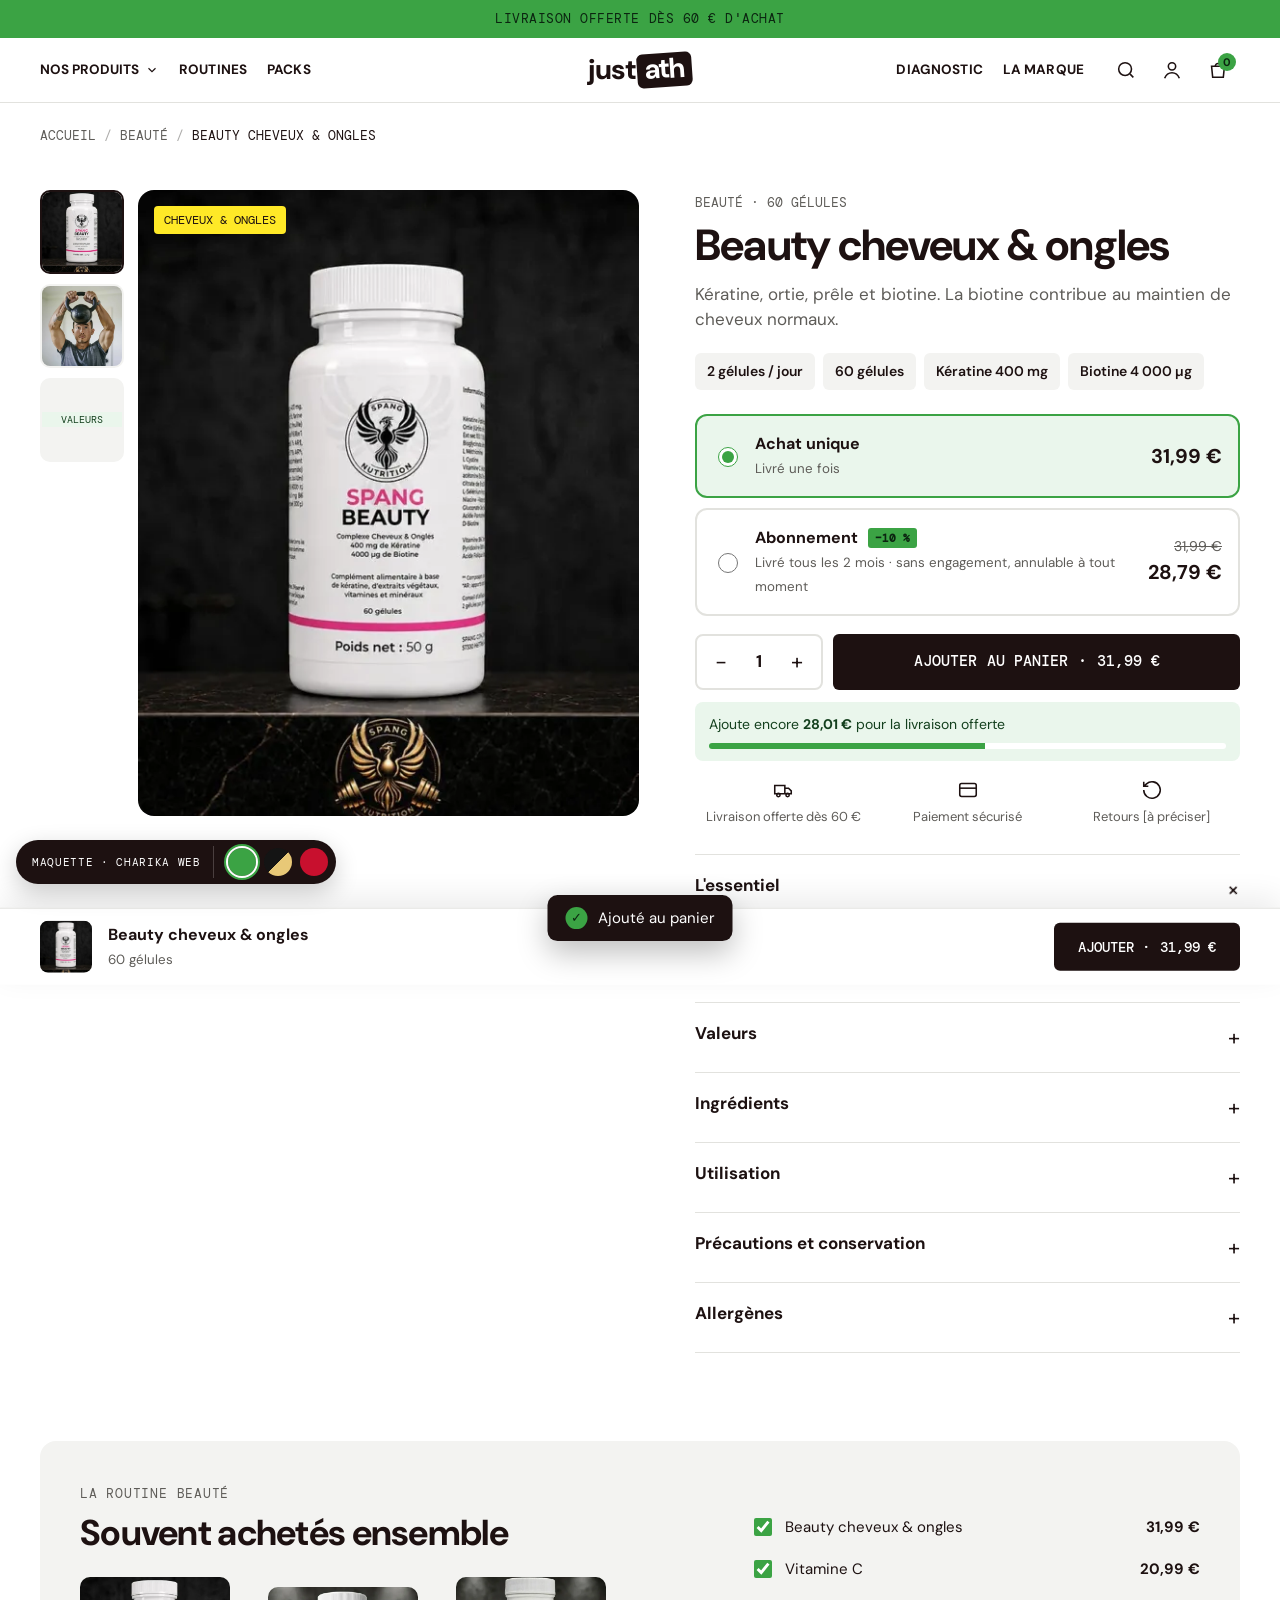
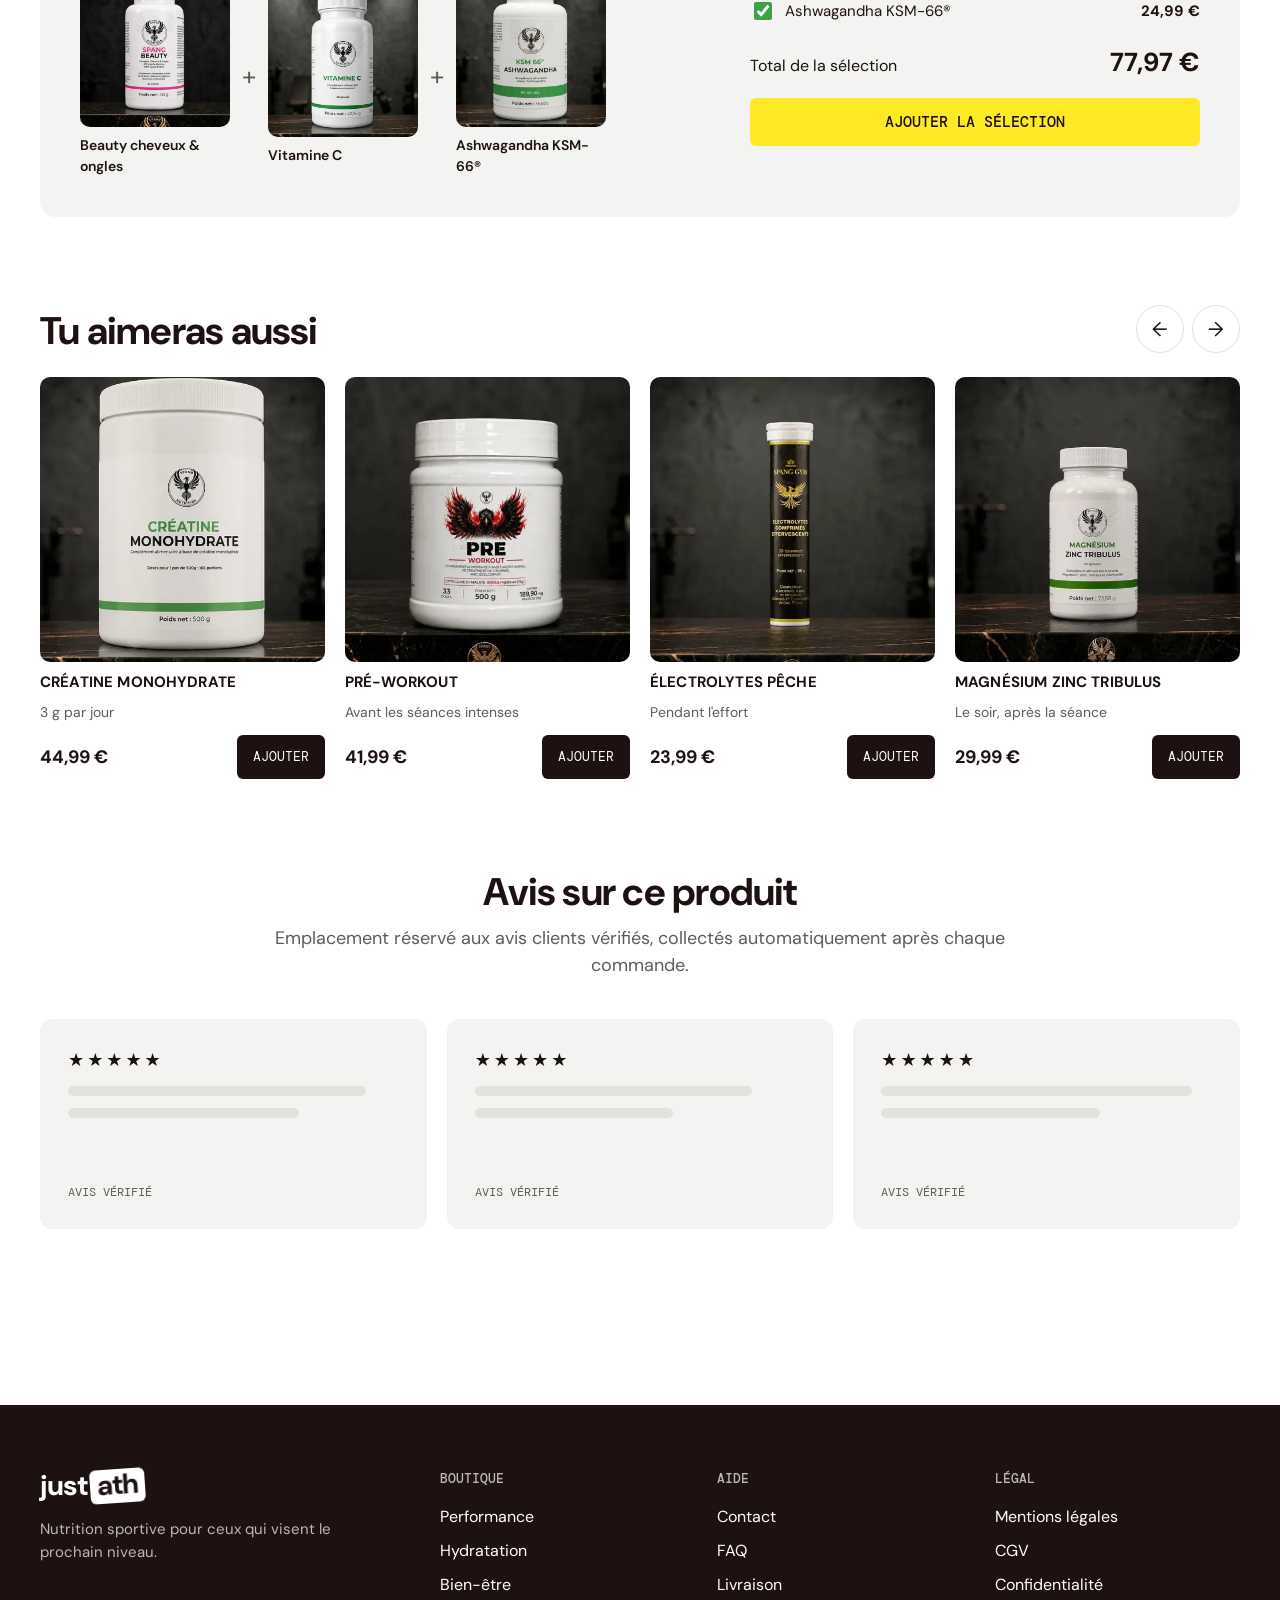
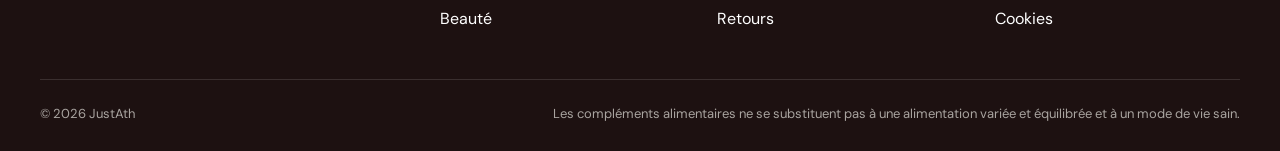
<file: justath/produit-beauty.html>
<!DOCTYPE html>
<html lang="fr">
<head>
<meta charset="utf-8">
<meta name="viewport" content="width=device-width, initial-scale=1">
<link rel="preconnect" href="https://fonts.googleapis.com">
<link rel="preconnect" href="https://fonts.gstatic.com" crossorigin>
<link href="https://fonts.googleapis.com/css2?family=DM+Mono:wght@400;500&family=DM+Sans:opsz,wght@9..40,400;9..40,500;9..40,600;9..40,700;9..40,800&display=swap" rel="stylesheet">
<style>

/* ===== Tokens (codes Mium Lab, couleurs JustAth) ===== */
:root{
  --green:#3BA344;      /* aplat signature (équivalent du bleu Mium) */
  --green-l:#EAF6EC;    /* fond doux */
  --deep:#14401E;       /* texte foncé sur fond doux */
  --on:#0B2410;         /* texte posé sur l'aplat */
  --yellow:#FFE927;     /* CTA promo */
  --ink:#1D1111;        /* texte principal */
  --muted:#5E5C58;
  --grey:#F3F3F1;       /* fonds de sections / cartes */
  --line:#E2E2DE;
  --white:#FFFFFF;
  --sans:"DM Sans",system-ui,sans-serif; --mono:"DM Mono",ui-monospace,monospace;
  --max:1360px;
}
*{box-sizing:border-box}
html{scroll-behavior:smooth}
body{margin:0;background:var(--white);color:var(--ink);font-family:var(--sans);font-size:16px;line-height:1.5;-webkit-font-smoothing:antialiased}
img{display:block;max-width:100%}
a{color:inherit;text-decoration:none}
button{font:inherit;color:inherit;cursor:pointer}
.wrap{max-width:var(--max);margin:0 auto;padding:0 40px}
.mono{font-family:var(--mono);text-transform:uppercase;letter-spacing:.06em}
h1,h2,h3{margin:0;font-weight:700;letter-spacing:-.02em;line-height:1.1}
.btn{display:inline-flex;align-items:center;justify-content:center;gap:10px;min-height:48px;padding:0 24px;border-radius:6px;border:0;font-weight:600;font-size:17px;transition:transform .15s ease,background .2s}
.btn:hover{transform:translateY(-1px)}
.btn-white{background:var(--white);color:var(--deep)}
.btn-yellow{background:var(--yellow);color:var(--ink);font-family:var(--mono);text-transform:uppercase;font-size:15px;font-weight:500}
.btn-dark{background:var(--ink);color:var(--white);font-family:var(--mono);text-transform:uppercase;font-size:14px;font-weight:500}

/* Badge maquette */
.mock-badge{position:fixed;left:16px;bottom:16px;z-index:60;background:var(--ink);color:#fff;padding:6px 6px 6px 16px;border-radius:999px;font-family:var(--mono);font-size:11px;letter-spacing:.06em;text-transform:uppercase;box-shadow:0 8px 24px rgba(0,0,0,.2);display:flex;align-items:center;gap:12px}
/* Sélecteur de couleurs */
.swatches{display:flex;gap:4px;padding-left:12px;border-left:1px solid #4A3F3F}
.swatches button{width:32px;height:32px;border-radius:50%;border:2px solid transparent;background:var(--c);background-clip:padding-box;padding:0;position:relative;transition:transform .15s}
.swatches button:hover{transform:scale(1.12)}
.swatches button[aria-pressed="true"]{border-color:#fff;box-shadow:0 0 0 2px var(--c)}
body,.announce,.marquee,.hero .block,.diag,.news,.statement,.ship,.loader{transition:background-color .4s ease,color .4s ease}

/* ===== Annonce + header ===== */
.announce{background:var(--green);color:var(--on);text-align:center;padding:10px 16px;font-family:var(--mono);font-size:13px;text-transform:uppercase;letter-spacing:.04em}
header{position:sticky;top:0;z-index:50;background:var(--white);border-bottom:1px solid var(--line)}
.nav{display:grid;grid-template-columns:1fr auto 1fr;align-items:center;height:64px;padding:0 40px;max-width:1512px;margin:0 auto}
.nav-l,.nav-r{display:flex;align-items:center;gap:20px;font-weight:700;font-size:13.5px;text-transform:uppercase;letter-spacing:.01em}
.nav-r{justify-content:flex-end}
.nav a:hover{color:var(--green)}
.logo{font-weight:800;font-size:28px;letter-spacing:-.04em;line-height:1;display:flex;align-items:center;gap:2px}
.logo b{background:var(--ink);color:#fff;padding:2px 7px 4px;border-radius:6px;transform:rotate(-4deg);display:inline-block}
.icons{display:flex;gap:2px}
.icon-btn{width:44px;height:44px;border:0;background:transparent;display:grid;place-items:center;position:relative;border-radius:50%}
.icon-btn:hover{background:var(--grey)}
.icon-btn svg{width:22px;height:22px;stroke:currentColor;fill:none;stroke-width:1.7}
.cart-count{position:absolute;top:5px;right:4px;min-width:18px;height:18px;border-radius:9px;background:var(--green);color:var(--on);font-size:11px;font-weight:700;display:grid;place-items:center;padding:0 4px}

/* ===== Hero split ===== */
.hero{display:grid;grid-template-columns:1fr 1fr;min-height:600px}
.hero .photo{position:relative;overflow:hidden}
.hero .photo img{width:100%;height:100%;object-fit:cover;object-position:center 30%}
.hero .block{background:var(--green);color:var(--on);display:flex;flex-direction:column;justify-content:center;padding:64px 80px;gap:20px}
.hero .rating{display:flex;align-items:center;gap:10px;font-size:14px}
.hero .rating .pill{background:rgba(255,255,255,.35);padding:4px 10px;border-radius:4px;font-family:var(--mono);font-size:12px;text-transform:uppercase}
.hero h1{font-size:clamp(36px,3.6vw,56px)}
.hero p{font-size:20px;margin:0;max-width:560px}
.hero .ctas{display:flex;gap:12px;flex-wrap:wrap;margin-top:8px}
.hero .btn-outline{background:transparent;color:var(--on);box-shadow:inset 0 0 0 2px var(--on)}

/* ===== Réassurance ===== */
.reassure{background:var(--grey)}
.reassure .row{display:grid;grid-template-columns:repeat(4,minmax(0,1fr));gap:24px;padding:40px 40px;max-width:var(--max);margin:0 auto;text-align:center}
.reassure svg{width:30px;height:30px;margin:0 auto 10px;stroke:var(--ink);fill:none;stroke-width:1.7}
.reassure h3{font-size:17px;font-weight:500;text-transform:uppercase;letter-spacing:0}
.reassure p{margin:4px 0 0;font-family:var(--mono);text-transform:uppercase;font-size:14px;color:var(--muted)}

/* ===== Bandeau défilant ===== */
.marquee{background:var(--green);color:var(--on);overflow:hidden}
.marquee-track{display:flex;width:max-content;animation:scroll 36s linear infinite}
.marquee-track span{display:flex;align-items:center;gap:12px;padding:14px 28px;font-weight:700;font-size:15px;text-transform:uppercase;white-space:nowrap}
.marquee-track svg{width:22px;height:22px;stroke:var(--on);fill:none;stroke-width:2}
@keyframes scroll{to{transform:translateX(-50%)}}
@media (prefers-reduced-motion:reduce){.marquee-track{animation:none}}

/* ===== Sections ===== */
section{padding:88px 0}
.title-c{text-align:center;max-width:780px;margin:0 auto 40px}
.title-c h2{font-size:clamp(30px,3vw,44px)}
.title-c p{color:var(--muted);font-size:18px;margin:12px 0 0}

/* Onglets catégories (style Mium) */
.tabs{display:flex;gap:6px;flex-wrap:wrap;margin-bottom:24px}
.tabs button{min-height:36px;padding:0 12px;border-radius:4px;border:0;background:var(--grey);color:var(--muted);font-family:var(--mono);font-size:13px;text-transform:uppercase;letter-spacing:.04em}
.tabs button[aria-pressed="true"]{background:var(--green);color:var(--on)}

/* Cartes produits */
.grid{display:grid;grid-template-columns:repeat(4,minmax(0,1fr));gap:20px}
.card{display:flex;flex-direction:column;gap:12px}
.card[hidden]{display:none}
.card .media{position:relative;border-radius:10px;overflow:hidden;aspect-ratio:1/1;background:var(--grey)}
.card .media img{width:100%;height:100%;object-fit:cover;transition:transform .5s ease}
.card:hover .media img{transform:scale(1.04)}
.card .badge{position:absolute;top:12px;left:12px;background:var(--yellow);color:var(--ink);font-family:var(--mono);font-size:11px;text-transform:uppercase;padding:4px 8px;border-radius:3px}
.card .badge.g{background:var(--green);color:var(--on)}
.card .stars{font-size:13px;color:var(--muted);display:flex;gap:6px;align-items:center}
.card .stars span{color:var(--ink);letter-spacing:2px}
.card h3{font-size:15px;font-weight:700;text-transform:uppercase;letter-spacing:.01em}
.card .claim{color:var(--muted);font-size:14px;margin:0;flex:1}
.card .foot{display:flex;justify-content:space-between;align-items:center;gap:12px}
.card .price{font-weight:700;font-size:18px}
.add{min-height:44px;padding:0 16px;border-radius:6px;border:0;background:var(--ink);color:#fff;font-family:var(--mono);font-size:13px;text-transform:uppercase}
.add:hover{background:var(--green);color:var(--on)}
.note{color:var(--muted);font-size:12.5px;margin-top:28px}

/* Bloc manifeste centré */
.statement{background:var(--green-l)}
.statement .in{max-width:900px;margin:0 auto;text-align:center}
.statement h2{font-size:clamp(34px,4vw,58px);color:var(--deep)}
.statement p{font-size:19px;color:var(--deep);margin:18px auto 0;max-width:640px}

/* Diagnostic */
.diag{display:grid;grid-template-columns:1fr 1fr;border-radius:16px;overflow:hidden;background:var(--green)}
.diag .left{padding:56px;color:var(--on);display:flex;flex-direction:column;gap:18px}
.diag h2{font-size:clamp(30px,3vw,44px)}
.diag .q{font-weight:600;font-size:18px;margin-top:8px}
.diag .opts{display:grid;grid-template-columns:1fr 1fr;gap:10px}
.diag .opts button{min-height:56px;border-radius:8px;border:2px solid var(--on);background:transparent;color:var(--on);font-weight:600;font-size:16px;text-align:left;padding:0 16px}
.diag .opts button[aria-pressed="true"]{background:var(--on);color:var(--green)}
.diag .right{background:var(--white);padding:40px;display:flex;flex-direction:column;justify-content:center;gap:16px;margin:16px;border-radius:12px}
.diag .right .duo{display:grid;grid-template-columns:1fr 1fr;gap:10px}
.diag .right .duo img{border-radius:8px;aspect-ratio:1/1;object-fit:cover}
.diag .right h3{font-size:24px}
.diag .right p{margin:0;color:var(--muted)}
.diag .right .row{display:flex;justify-content:space-between;align-items:center;gap:12px;flex-wrap:wrap}
.diag .right .total{font-weight:700;font-size:22px}

/* Routines */
.routines{display:grid;grid-template-columns:repeat(3,minmax(0,1fr));gap:20px}
.routine{border-radius:12px;overflow:hidden;background:var(--grey);display:flex;flex-direction:column}
.routine .duo{display:grid;grid-template-columns:1fr 1fr}
.routine .duo img{aspect-ratio:1/1;object-fit:cover}
.routine .txt{padding:24px;display:flex;flex-direction:column;gap:10px;flex:1}
.routine .lbl{font-family:var(--mono);font-size:12px;text-transform:uppercase;background:var(--green);color:var(--on);align-self:flex-start;padding:4px 8px;border-radius:3px}
.routine h3{font-size:24px}
.routine p{margin:0;color:var(--muted);flex:1}
.routine .row{display:flex;justify-content:space-between;align-items:center;margin-top:8px}
.routine .total{font-weight:700;font-size:20px}

/* Transparence */
.split{display:grid;grid-template-columns:1fr 1fr;gap:56px;align-items:center}
.split img{border-radius:16px;width:100%;aspect-ratio:4/5;object-fit:cover}
.split h2{font-size:clamp(30px,3vw,44px)}
.split ul{list-style:none;padding:0;margin:28px 0 32px;display:grid;gap:18px}
.split li{display:flex;gap:16px;align-items:flex-start}
.split li .ic{flex:none;width:44px;height:44px;border-radius:50%;background:var(--green-l);display:grid;place-items:center}
.split li .ic svg{width:22px;height:22px;stroke:var(--deep);fill:none;stroke-width:1.8}
.split li b{display:block;font-size:17px}
.split li span{color:var(--muted)}

/* Avis (emplacement) */
.reviews{display:grid;grid-template-columns:repeat(3,minmax(0,1fr));gap:20px}
.review{background:var(--grey);border-radius:12px;padding:28px;display:flex;flex-direction:column;gap:12px;min-height:210px}
.review .stars{letter-spacing:3px;font-size:18px}
.review .line{height:10px;border-radius:5px;background:#E2E2DE}
.review .who{margin-top:auto;font-family:var(--mono);font-size:12px;text-transform:uppercase;color:var(--muted)}

/* FAQ */
.faq{max-width:900px;margin:0 auto}
.faq details{border-bottom:1px solid var(--line)}
.faq summary{list-style:none;cursor:pointer;padding:22px 0;display:flex;justify-content:space-between;align-items:center;gap:24px;font-weight:700;font-size:19px}
.faq summary::-webkit-details-marker{display:none}
.faq summary::after{content:"+";font-size:26px;font-weight:400;transition:transform .2s}
.faq details[open] summary::after{transform:rotate(45deg)}
.faq details p{margin:0 0 22px;color:var(--muted);font-size:17px}

/* Newsletter + footer */
.news{background:var(--green);color:var(--on);border-radius:16px;padding:56px;display:grid;grid-template-columns:1fr 1fr;gap:32px;align-items:center}
.news h2{font-size:clamp(28px,3vw,40px)}
.news p{margin:10px 0 0}
.news form{display:flex;gap:8px;flex-wrap:wrap}
.news label{position:absolute;left:-9999px}
.news input{flex:1;min-width:220px;min-height:52px;border-radius:6px;border:0;padding:0 18px;font:inherit;color:var(--ink)}
.news .ok{width:100%;font-family:var(--mono);font-size:13px;text-transform:uppercase;margin:4px 0 0}
footer{background:var(--ink);color:#fff;margin-top:88px;padding:64px 0 28px}
.foot-grid{display:grid;grid-template-columns:1.5fr repeat(3,minmax(0,1fr));gap:32px}
footer .logo b{background:#fff;color:var(--ink)}
footer p{color:#BDB9B5;font-size:15px;max-width:320px}
footer h4{font-family:var(--mono);font-size:13px;text-transform:uppercase;font-weight:500;color:#BDB9B5;margin:0 0 16px}
footer ul{list-style:none;margin:0;padding:0;display:grid;gap:10px}
footer a:hover{color:var(--green)}
.legal{display:flex;justify-content:space-between;flex-wrap:wrap;gap:12px;margin-top:48px;padding-top:24px;border-top:1px solid #3A2F2F;color:#A9A4A0;font-size:13px}

/* ===== Méga-menu ===== */
.has-mega{position:static}
.mega-btn{background:none;border:0;font-weight:700;font-size:13.5px;text-transform:uppercase;padding:0;min-height:44px;display:flex;align-items:center;gap:6px}
.mega-btn svg{width:14px;height:14px;stroke:currentColor;fill:none;stroke-width:2;transition:transform .2s}
.mega-btn[aria-expanded="true"] svg{transform:rotate(180deg)}
.mega{position:absolute;left:0;right:0;top:100%;background:var(--white);border-top:1px solid var(--line);border-bottom:1px solid var(--line);box-shadow:0 20px 40px rgba(0,0,0,.08);display:none}
.mega.open{display:block}
.mega-in{max-width:var(--max);margin:0 auto;padding:32px 40px;display:grid;grid-template-columns:220px 1fr;gap:40px}
.mega-cats{display:grid;gap:4px;align-content:start}
.mega-cats a{padding:10px 12px;border-radius:6px;font-weight:600;text-transform:none;font-size:16px}
.mega-cats a:hover{background:var(--grey);color:var(--ink)}
.mega-cats .all{background:var(--green);color:var(--on);margin-top:8px}
.mega-prods{display:grid;grid-template-columns:repeat(4,minmax(0,1fr));gap:16px}
.mega-prods a{display:grid;gap:8px;font-size:14px;font-weight:600;text-transform:none}
.mega-prods img{border-radius:8px;aspect-ratio:1/1;object-fit:cover}
.mega-prods span{color:var(--muted);font-weight:500}

/* ===== Menu mobile ===== */
.burger{display:none}
.drawer{position:fixed;inset:0;z-index:80;display:none}
.drawer.open{display:block}
.drawer .scrim{position:absolute;inset:0;background:rgba(29,17,17,.45);border:0;width:100%}
.drawer .panel{position:absolute;top:0;left:0;bottom:0;width:min(88vw,380px);background:var(--white);padding:20px;overflow-y:auto;display:flex;flex-direction:column;gap:6px}
.drawer .panel .top{display:flex;justify-content:space-between;align-items:center;margin-bottom:12px}
.drawer .panel a{padding:14px 8px;border-bottom:1px solid var(--line);font-weight:700;text-transform:uppercase;font-size:15px}
.drawer .panel .sub{padding-left:20px;text-transform:none;font-weight:500;color:var(--muted)}
.drawer .panel .btn{margin-top:16px;border-bottom:0}

/* ===== Quiz diagnostic (modale) ===== */
.quiz{position:fixed;inset:0;z-index:90;display:none;place-items:center;padding:20px}
.quiz.open{display:grid}
.quiz .scrim{position:absolute;inset:0;background:rgba(29,17,17,.5);border:0;width:100%}
.quiz .box{position:relative;background:var(--white);width:min(720px,100%);max-height:92vh;overflow-y:auto;border-radius:16px;padding:40px}
.quiz .close{position:absolute;top:12px;right:12px}
.quiz .bar{height:6px;border-radius:3px;background:var(--grey);margin:18px 0 28px;overflow:hidden}
.quiz .bar i{display:block;height:100%;background:var(--green);transition:width .3s}
.quiz h2{font-size:clamp(24px,3vw,34px);margin-bottom:20px}
.quiz .choices{display:grid;grid-template-columns:1fr 1fr;gap:10px}
.quiz .choices button{min-height:64px;border-radius:10px;border:2px solid var(--line);background:var(--white);font-weight:600;font-size:16px;text-align:left;padding:12px 16px;transition:border-color .15s,background .15s}
.quiz .choices button:hover{border-color:var(--green);background:var(--green-l)}
.quiz .back{background:none;border:0;color:var(--muted);font-family:var(--mono);font-size:13px;text-transform:uppercase;margin-top:20px;min-height:44px;padding:0}
.quiz .res-items{display:grid;gap:12px;margin:8px 0 20px}
.quiz .res-item{display:grid;grid-template-columns:72px 1fr auto;gap:14px;align-items:center;background:var(--grey);border-radius:10px;padding:10px}
.quiz .res-item img{border-radius:8px;aspect-ratio:1/1;object-fit:cover}
.quiz .res-item b{display:block}
.quiz .res-item small{color:var(--muted)}
.quiz .why{background:var(--green-l);color:var(--deep);border-radius:10px;padding:14px 16px;margin-bottom:20px}
.quiz .res-foot{display:flex;justify-content:space-between;align-items:center;gap:12px;flex-wrap:wrap}
.quiz .res-foot .total{font-weight:700;font-size:24px}

/* ===== Loader ===== */
.loader{position:fixed;inset:0;z-index:200;background:var(--green);display:grid;place-items:center;transition:transform .7s cubic-bezier(.77,0,.18,1)}
.loader.done{transform:translateY(-100%)}
.loader .logo{font-size:56px;color:var(--on);animation:pop 1s ease both}
.loader .logo b{background:var(--on);color:var(--green)}
.loader .load-bar{position:absolute;bottom:0;left:0;height:4px;background:var(--on);animation:load 1.1s ease forwards}
@keyframes pop{0%{opacity:0;transform:scale(.8) rotate(-4deg)}60%{opacity:1;transform:scale(1.06)}100%{transform:scale(1)}}
@keyframes load{from{width:0}to{width:100%}}

/* Barre de progression de lecture */
.progress{position:fixed;top:0;left:0;right:0;height:3px;z-index:70;background:var(--green);transform-origin:left;transform:scaleX(0)}

/* Annonce rotative */
.announce{position:relative;height:38px;overflow:hidden;padding:0}
.announce span{position:absolute;inset:0;display:grid;place-items:center;opacity:0;transform:translateY(100%);transition:opacity .5s,transform .5s}
.announce span.on{opacity:1;transform:none}

/* Apparition au scroll */
.reveal{opacity:0;transform:translateY(28px);transition:opacity .7s ease,transform .7s cubic-bezier(.2,.7,.2,1)}
.reveal.in{opacity:1;transform:none}
.hero .block > *{opacity:0;transform:translateY(20px);animation:up .8s cubic-bezier(.2,.7,.2,1) forwards}
.hero .block > *:nth-child(2){animation-delay:.1s}.hero .block > *:nth-child(3){animation-delay:.2s}.hero .block > *:nth-child(4){animation-delay:.3s}
.hero .photo img{animation:zoom 1.6s ease both}
body.loading .hero .block > *, body.loading .hero .photo img{animation-play-state:paused}
@keyframes up{to{opacity:1;transform:none}}
@keyframes zoom{from{transform:scale(1.12)}to{transform:scale(1)}}

/* Skeleton images */
.card .media,.routine .duo,.mega-prods a{background:linear-gradient(100deg,var(--grey) 30%,#ECECE8 50%,var(--grey) 70%);background-size:300% 100%;animation:shimmer 1.4s linear infinite}
@keyframes shimmer{to{background-position:-150% 0}}
img.lz{opacity:0;transition:opacity .6s ease}
img.lz.ok{opacity:1}

/* Fil d'Ariane */
.crumbs{display:flex;flex-wrap:wrap;align-items:center;gap:8px;font-family:var(--mono);font-size:12.5px;text-transform:uppercase;color:var(--muted);margin-bottom:20px}
.crumbs a:hover{color:var(--ink)}
.crumbs [aria-current]{color:var(--ink)}
.crumbs .sep{opacity:.5}

/* Retour en haut */
.totop{position:fixed;right:20px;bottom:20px;z-index:60;width:56px;height:56px;border-radius:50%;border:0;background:var(--ink);color:#fff;display:grid;place-items:center;opacity:0;transform:translateY(16px) scale(.9);pointer-events:none;transition:opacity .3s,transform .3s}
.totop.show{opacity:1;transform:none;pointer-events:auto}
.totop:hover{background:var(--deep)}
.totop svg.ring{position:absolute;inset:0;width:56px;height:56px;transform:rotate(-90deg)}
.totop svg.ring circle{fill:none;stroke:var(--green);stroke-width:3;stroke-dasharray:163.4;stroke-dashoffset:163.4;stroke-linecap:round}
.totop svg.arrow{width:20px;height:20px;stroke:currentColor;fill:none;stroke-width:2.2}

/* Panier latéral */
.cart{position:fixed;inset:0;z-index:95;pointer-events:none}
.cart .scrim{position:absolute;inset:0;width:100%;border:0;background:rgba(29,17,17,.45);opacity:0;transition:opacity .3s}
.cart .panel{position:absolute;top:0;right:0;bottom:0;width:min(92vw,420px);background:var(--white);transform:translateX(100%);transition:transform .45s cubic-bezier(.2,.7,.2,1);display:flex;flex-direction:column}
.cart.open{pointer-events:auto}
.cart.open .scrim{opacity:1}
.cart.open .panel{transform:none}
.cart .head{display:flex;justify-content:space-between;align-items:center;padding:16px 20px;border-bottom:1px solid var(--line)}
.cart .head h2{font-size:22px}
.ship{padding:16px 20px;background:var(--green-l);color:var(--deep);font-size:14.5px}
.ship .track{height:8px;border-radius:4px;background:#fff;margin-top:10px;overflow:hidden}
.ship .track i{display:block;height:100%;background:var(--green);border-radius:4px;transition:width .5s ease}
.cart .items{flex:1;overflow-y:auto;padding:12px 20px;display:grid;gap:12px;align-content:start}
.cart .empty{color:var(--muted);text-align:center;padding:48px 0}
.ci{display:grid;grid-template-columns:72px 1fr auto;gap:12px;align-items:center;animation:up .35s ease both}
.ci img{border-radius:8px;aspect-ratio:1/1;object-fit:cover}
.ci b{display:block;font-size:15px}
.qty{display:inline-flex;align-items:center;border:1px solid var(--line);border-radius:6px;margin-top:6px}
.qty button{width:36px;height:36px;border:0;background:none;font-size:18px}
.qty span{min-width:24px;text-align:center;font-weight:600}
.cart .foot{border-top:1px solid var(--line);padding:16px 20px;display:grid;gap:12px}
.cart .foot .tot{display:flex;justify-content:space-between;font-weight:700;font-size:20px}
.cart .foot .btn{width:100%}
.cart .upsell{display:flex;gap:10px;align-items:center;background:var(--grey);border-radius:10px;padding:10px;font-size:14px}
.cart .upsell img{width:52px;border-radius:6px}
.cart .upsell button{margin-left:auto;min-height:36px;padding:0 12px;border-radius:6px;border:0;background:var(--ink);color:#fff;font-family:var(--mono);font-size:12px;text-transform:uppercase}
.cart-count.bump{animation:bump .5s ease}
@keyframes bump{40%{transform:scale(1.5)}}

/* Animation vers le panier */
.fly{position:fixed;z-index:120;width:64px;height:64px;border-radius:50%;object-fit:cover;pointer-events:none;box-shadow:0 8px 20px rgba(0,0,0,.25);transition:transform .75s cubic-bezier(.5,-.3,.6,1),opacity .75s}

/* Toast */
.toast{position:fixed;left:50%;bottom:24px;z-index:110;transform:translate(-50%,140%);background:var(--ink);color:#fff;padding:12px 18px;border-radius:10px;display:flex;align-items:center;gap:10px;font-size:15px;transition:transform .4s cubic-bezier(.2,.7,.2,1);box-shadow:0 12px 30px rgba(0,0,0,.25)}
.toast.show{transform:translate(-50%,0)}
.toast i{width:22px;height:22px;border-radius:50%;background:var(--green);display:grid;place-items:center;font-style:normal;color:var(--on);font-size:13px;font-weight:700}

@media (prefers-reduced-motion:reduce){
  *,*::before,*::after{animation-duration:.01ms!important;animation-iteration-count:1!important;transition-duration:.01ms!important}
  .reveal{opacity:1;transform:none}
}

/* ===== Scroll story : le pot qui s'ouvre ===== */
.scrolly{height:280vh;background:var(--green);color:var(--on);position:relative}
.scrolly .stage{position:sticky;top:64px;height:calc(100vh - 64px);min-height:560px;overflow:hidden;display:grid;grid-template-columns:1fr 1fr;align-items:center;max-width:var(--max);margin:0 auto;padding:0 40px;gap:40px}
.scrolly .glow{position:absolute;left:50%;top:50%;width:70vmin;height:70vmin;border-radius:50%;background:radial-gradient(circle,rgba(255,255,255,.28),transparent 65%);transform:translate(-10%,-50%) scale(var(--gs,.6));pointer-events:none}
.steps{position:relative;height:260px}
.step{position:absolute;inset:0;display:flex;flex-direction:column;justify-content:center;gap:14px;opacity:0;transform:translateY(30px);transition:opacity .5s ease,transform .5s ease}
.step.on{opacity:1;transform:none}
.step .k{font-family:var(--mono);font-size:13px;text-transform:uppercase;letter-spacing:.08em;opacity:.8}
.step h2{font-size:clamp(40px,5.4vw,84px);font-weight:800;letter-spacing:-.03em;line-height:.95}
.step p{font-size:19px;max-width:440px;margin:0;opacity:.9}
.dots{display:flex;gap:8px;margin-top:24px}
.dots i{width:28px;height:4px;border-radius:2px;background:currentColor;opacity:.25;transition:opacity .3s,width .3s}
.dots i.on{opacity:1;width:48px}
.jar-wrap{position:relative;height:100%;display:grid;place-items:center}
.jar{width:min(360px,70%);overflow:visible;filter:drop-shadow(0 40px 50px rgba(0,0,0,.35));transform:translateY(var(--jy,0px)) rotate(var(--jr,0deg))}
#lid{transform-box:fill-box;transform-origin:92% 100%}
.particles{position:absolute;inset:0;pointer-events:none}
.particles span{position:absolute;left:50%;top:50%;border-radius:50%;background:#fff;opacity:0;will-change:transform,opacity}
.particles span.cap{border-radius:999px;background:linear-gradient(90deg,#fff 50%,var(--on) 50%)}
.scroll-hint{position:absolute;bottom:24px;left:50%;transform:translateX(-50%);font-family:var(--mono);font-size:12px;text-transform:uppercase;letter-spacing:.1em;display:flex;align-items:center;gap:8px;opacity:var(--ho,1)}
.scroll-hint i{width:2px;height:28px;background:currentColor;animation:hint 1.6s ease-in-out infinite;transform-origin:top}
@keyframes hint{0%{transform:scaleY(0)}50%{transform:scaleY(1)}100%{transform:scaleY(0);transform-origin:bottom}}
@media (max-width:900px){
  .scrolly .stage{grid-template-columns:1fr;grid-template-rows:auto 1fr;padding:24px 20px;gap:0}
  .steps{height:200px}
  .step h2{font-size:40px}
  .step p{font-size:16px}
  .jar{width:min(240px,60%)}
}

/* ===== Responsive ===== */
@media (max-width:1100px){
  .nav-l > a,.nav-l .has-mega,.nav-r > a{display:none}
  .burger{display:grid}
  .hero,.diag,.split,.news{grid-template-columns:1fr}
  .hero .photo{height:380px}
  .hero .block{padding:48px 32px}
  .grid{grid-template-columns:repeat(2,minmax(0,1fr))}
  .routines,.reviews{grid-template-columns:1fr}
  .reassure .row{grid-template-columns:repeat(2,minmax(0,1fr))}
  .foot-grid{grid-template-columns:1fr 1fr}
}
@media (max-width:600px){
  .wrap,.nav{padding:0 18px}
  section{padding:64px 0}
  .grid{gap:12px}
  .card .foot{flex-direction:column;align-items:stretch}
  .diag .left,.news{padding:32px 24px}
  .diag .opts{grid-template-columns:1fr}
  .reassure .row{padding:32px 18px}
}

/* ===== Fiche produit ===== */
.pdp{display:grid;grid-template-columns:1.1fr 1fr;gap:56px;padding:24px 0 88px;align-items:start}
.gallery{position:sticky;top:88px;display:grid;grid-template-columns:84px 1fr;gap:14px}
.thumbs{display:grid;gap:10px;align-content:start}
.thumbs button{border:2px solid transparent;border-radius:10px;padding:0;overflow:hidden;background:var(--grey);aspect-ratio:1/1}
.thumbs button[aria-pressed="true"]{border-color:var(--ink)}
.thumbs img{width:100%;height:100%;object-fit:cover}
.thumbs .nut-thumb{display:grid;place-items:center;font-family:var(--mono);font-size:10px;text-transform:uppercase;color:var(--deep);background:var(--green-l)}
.main-media{position:relative;border-radius:16px;overflow:hidden;background:var(--grey);aspect-ratio:4/5}
.main-media img{width:100%;height:100%;object-fit:cover;transition:opacity .35s ease,transform .6s ease}
.main-media:hover img{transform:scale(1.06)}
.main-media .badge{position:absolute;top:16px;left:16px;background:var(--yellow);font-family:var(--mono);font-size:12px;text-transform:uppercase;padding:5px 10px;border-radius:4px}
.nut-panel{position:absolute;inset:0;background:var(--green-l);color:var(--deep);padding:40px;display:none;flex-direction:column;justify-content:center;gap:16px}
.nut-panel.on{display:flex}
.nut-panel table{width:100%;border-collapse:collapse;font-size:16px}
.nut-panel th,.nut-panel td{text-align:left;padding:12px 0;border-bottom:1px solid rgba(0,0,0,.12)}
.nut-panel td:last-child,.nut-panel th:last-child{text-align:right}

.info .kicker{font-family:var(--mono);font-size:13px;text-transform:uppercase;color:var(--muted)}
.info h1{font-size:clamp(32px,3.4vw,48px);margin:8px 0 12px}
.info .sub{color:var(--muted);font-size:17px;margin:0 0 20px}
.chips{display:flex;flex-wrap:wrap;gap:8px;margin-bottom:24px}
.chips span{background:var(--grey);padding:8px 12px;border-radius:6px;font-size:14px;font-weight:600}
.buy{display:grid;gap:10px;margin-bottom:18px}
.opt{display:grid;grid-template-columns:auto 1fr auto;gap:14px;align-items:center;border:2px solid var(--line);border-radius:12px;padding:16px;cursor:pointer;transition:border-color .2s,background .2s}
.opt:has(input:checked){border-color:var(--green);background:var(--green-l)}
.opt input{width:20px;height:20px;accent-color:var(--green)}
.opt b{display:block;font-size:16px}
.opt small{color:var(--muted)}
.opt .pr{font-weight:700;font-size:20px;text-align:right}
.opt .pr s{display:block;font-weight:400;font-size:14px;color:var(--muted)}
.opt .save{background:var(--green);color:var(--on);font-family:var(--mono);font-size:11px;text-transform:uppercase;padding:3px 7px;border-radius:3px;margin-left:6px;vertical-align:middle}
.cta-row{display:flex;gap:10px;margin:18px 0 12px}
.qty-big{display:flex;align-items:center;border:2px solid var(--line);border-radius:8px}
.qty-big button{width:48px;height:52px;border:0;background:none;font-size:22px}
.qty-big span{min-width:28px;text-align:center;font-weight:700;font-size:17px}
.cta-row .btn{flex:1;min-height:56px;font-size:15px}
.mini-ship{font-size:14px;color:var(--deep);background:var(--green-l);border-radius:8px;padding:12px 14px}
.mini-ship .track{height:6px;border-radius:3px;background:#fff;margin-top:8px;overflow:hidden}
.mini-ship .track i{display:block;height:100%;background:var(--green);transition:width .4s}
.trust{display:grid;grid-template-columns:repeat(3,1fr);gap:8px;margin:18px 0 28px;text-align:center;font-size:13px;color:var(--muted)}
.trust svg{width:22px;height:22px;stroke:var(--ink);fill:none;stroke-width:1.7;margin:0 auto 6px;display:block}
.acc details{border-top:1px solid var(--line)}
.acc details:last-child{border-bottom:1px solid var(--line)}
.acc summary{list-style:none;cursor:pointer;padding:18px 0;font-weight:700;font-size:17px;display:flex;justify-content:space-between}
.acc summary::-webkit-details-marker{display:none}
.acc summary::after{content:"+";font-size:22px;font-weight:400;transition:transform .2s}
.acc details[open] summary::after{transform:rotate(45deg)}
.acc .in{padding:0 0 20px;color:var(--muted)}
.acc .in p{margin:0 0 10px}
.acc table{width:100%;border-collapse:collapse;font-size:15px;color:var(--ink)}
.acc th,.acc td{text-align:left;padding:10px 0;border-bottom:1px solid var(--line)}
.acc td:last-child,.acc th:last-child{text-align:right}
.claim-note{font-size:12.5px;color:var(--muted);margin-top:16px}

/* Souvent achetés ensemble */
.fbt{background:var(--grey);border-radius:16px;padding:40px;display:grid;grid-template-columns:1.4fr 1fr;gap:40px;align-items:center}
.fbt-items{display:flex;align-items:center;gap:12px;flex-wrap:wrap}
.fbt-item{width:150px;display:grid;gap:8px;font-size:14px;font-weight:600;transition:opacity .25s}
.fbt-item.off{opacity:.35}
.fbt-item img{border-radius:10px;aspect-ratio:1/1;object-fit:cover}
.fbt-plus{font-size:26px;color:var(--muted)}
.fbt-list{display:grid;gap:10px}
.fbt-list label{display:flex;gap:10px;align-items:center;font-size:15px;min-height:32px}
.fbt-list input{width:18px;height:18px;accent-color:var(--green)}
.fbt-list .p{margin-left:auto;font-weight:700}
.fbt-total{display:flex;justify-content:space-between;align-items:baseline;margin:16px 0;font-size:16px}
.fbt-total b{font-size:26px}

/* Carrousel "Tu aimeras aussi" */
.rail-head{display:flex;justify-content:space-between;align-items:end;margin-bottom:24px;gap:16px}
.rail-head h2{font-size:clamp(28px,3vw,40px)}
.rail-nav{display:flex;gap:8px}
.rail-nav button{width:48px;height:48px;border-radius:50%;border:1px solid var(--line);background:#fff;font-size:20px}
.rail{display:grid;grid-auto-flow:column;grid-auto-columns:calc((100% - 60px)/4);gap:20px;overflow-x:auto;scroll-snap-type:x mandatory;scrollbar-width:none;padding-bottom:4px}
.rail::-webkit-scrollbar{display:none}
.rail .card{scroll-snap-align:start}

/* Barre d'achat collante */
.sticky-buy{position:fixed;left:0;right:0;bottom:0;z-index:55;background:#fff;border-top:1px solid var(--line);box-shadow:0 -10px 30px rgba(0,0,0,.08);transform:translateY(110%);transition:transform .35s cubic-bezier(.2,.7,.2,1)}
.sticky-buy.show{transform:none}
.sticky-buy .in{max-width:var(--max);margin:0 auto;padding:12px 40px;display:flex;align-items:center;gap:16px}
.sticky-buy img{width:52px;height:52px;border-radius:8px;object-fit:cover}
.sticky-buy b{display:block}
.sticky-buy small{color:var(--muted)}
.sticky-buy .btn{margin-left:auto}
body.has-sticky .totop{bottom:96px}
body.has-sticky .mock-badge{bottom:96px}

@media (max-width:1000px){
  .pdp{grid-template-columns:1fr;gap:28px}
  .gallery{position:static;grid-template-columns:1fr}
  .thumbs{grid-auto-flow:column;grid-template-columns:repeat(3,72px);order:2}
  .fbt{grid-template-columns:1fr;padding:24px}
  .rail{grid-auto-columns:70%}
  .sticky-buy .in{padding:10px 18px}
  .sticky-buy .txt{display:none}
}

/* ===== Ajustements mobile ===== */
body:has(.quiz.open) .mock-badge,body:has(.cart.open) .mock-badge,body:has(.drawer.open) .mock-badge,
body:has(.quiz.open) .totop,body:has(.cart.open) .totop,body:has(.drawer.open) .totop,
body:has(.cart.open) .sticky-buy,body:has(.drawer.open) .sticky-buy{display:none}
@media (max-width:600px){
  .announce{height:34px;font-size:11px}
  .announce span{padding:0 12px;text-align:center}
  .nav{height:58px}
  .logo{font-size:24px}
  .hero .photo{height:250px}
  .hero .block{padding:32px 20px 36px;gap:14px}
  .hero h1{font-size:30px}
  .hero p{font-size:16px}
  .hero .ctas{flex-direction:column}
  .hero .ctas .btn{width:100%}
  .reassure h3{font-size:14px}
  .reassure p{font-size:12px}
  .tabs{flex-wrap:nowrap;overflow-x:auto;margin-right:-18px;padding-right:18px;scrollbar-width:none}
  .tabs::-webkit-scrollbar{display:none}
  .tabs button{flex:none}
  .card .claim{display:-webkit-box;-webkit-line-clamp:3;-webkit-box-orient:vertical;overflow:hidden;flex:none;min-height:4.5em;font-size:13px}
  .card h3{font-size:14px;min-height:2.3em}
  .statement h2{font-size:30px}
  .statement p{font-size:16px}
  .diag .btn{width:100%;font-size:15px}
  .diag .opts{grid-template-columns:1fr 1fr}
  .diag .opts button{font-size:14px;min-height:52px;padding:0 12px}
  .diag .right{padding:20px;margin:10px}
  .routine h3{font-size:21px}
  .split{gap:28px}
  .split h2,.title-c h2{font-size:28px}
  .faq summary{font-size:16px}
  .news h2{font-size:26px}
  .quiz{padding:12px}
  .quiz .box{padding:28px 18px 20px}
  .quiz .choices button{font-size:15px;min-height:56px;padding:10px 12px}
  .quiz .res-item{grid-template-columns:56px 1fr auto;font-size:14px}
  .mock-badge{left:10px;bottom:10px;padding:4px 4px 4px 12px;gap:8px;font-size:9.5px}
  .mock-badge > span{max-width:96px;line-height:1.25}
  .swatches{padding-left:8px;gap:3px}
  .swatches button{width:26px;height:26px}
  .totop{width:48px;height:48px;right:12px;bottom:12px}
  .totop svg.ring{width:48px;height:48px}
  .legal{padding-bottom:56px}
  /* fiche produit */
  .info h1{font-size:30px}
  .info .sub{font-size:15.5px}
  .chips span{font-size:13px;padding:7px 10px}
  .opt{padding:14px 12px;gap:10px}
  .opt .pr{font-size:18px}
  .cta-row .btn{font-size:13px;padding:0 14px;white-space:nowrap}
  .hide-sm{display:none}
  .trust{font-size:12px}
  .nut-panel{padding:24px}
  .fbt-item{width:84px;font-size:12px}
  .rail{grid-auto-columns:72%}
  body.has-sticky .totop,body.has-sticky .mock-badge{bottom:84px}
}
</style>
</head>
<body>
<div class="progress" id="progress" aria-hidden="true"></div>
<div class="mock-badge"><span>Maquette · Charika Web</span>
  <div class="swatches" role="group" aria-label="Changer la couleur du site">
    <button style="--c:#3BA344" aria-label="Vert JustAth" aria-pressed="true" data-pal="foret"></button>
    <button style="--c:linear-gradient(135deg,#141414 50%,#E8C877 50%)" aria-label="Noir et or" aria-pressed="false" data-pal="noir"></button>
    <button style="--c:#C8102E" aria-label="Rouge performance" aria-pressed="false" data-pal="rouge"></button>
  </div>
</div>
<div class="announce" aria-live="off">
  <span class="on">Livraison offerte dès 60 € d'achat</span>
  <span>Fais ton diagnostic : ta routine en 30 secondes</span>
  <span>Paiement 100 % sécurisé</span>
</div>
<header>
  <div class="nav">
    <nav class="nav-l" aria-label="Navigation principale">
      <button class="icon-btn burger" aria-label="Ouvrir le menu" aria-controls="drawer" aria-expanded="false" id="burger"><svg viewBox="0 0 24 24" aria-hidden="true"><path d="M4 7h16M4 12h16M4 17h16"/></svg></button>
      <div class="has-mega">
        <button class="mega-btn" id="megaBtn" aria-expanded="false" aria-controls="mega">Nos produits <svg viewBox="0 0 24 24" aria-hidden="true"><path d="m6 9 6 6 6-6"/></svg></button>
      </div>
      <a href="index.html#routines">Routines</a>
      <a href="index.html#diagnostic">Packs</a>
    </nav>
    <a href="index.html" class="logo" aria-label="JustAth, accueil">just<b>ath</b></a>
    <div class="nav-r">
      <a href="index.html#diagnostic">Diagnostic</a>
      <a href="index.html#marque">La marque</a>
      <div class="icons">
        <button class="icon-btn" aria-label="Rechercher"><svg viewBox="0 0 24 24" aria-hidden="true"><circle cx="11" cy="11" r="7"/><path d="m20 20-3.5-3.5"/></svg></button>
        <button class="icon-btn" aria-label="Mon compte"><svg viewBox="0 0 24 24" aria-hidden="true"><circle cx="12" cy="8" r="4"/><path d="M4 21c1.5-4 4.5-6 8-6s6.5 2 8 6"/></svg></button>
        <button class="icon-btn" aria-label="Ouvrir le panier" id="cartBtn"><svg viewBox="0 0 24 24" aria-hidden="true"><path d="M5 8h14l-1.2 12H6.2z"/><path d="M9 8a3 3 0 0 1 6 0"/></svg><span class="cart-count" id="cartCount">0</span></button>
      </div>
    </div>
  </div>
  <!-- Méga-menu "Nos produits" -->
  <div class="mega" id="mega">
    <div class="mega-in">
      <div class="mega-cats">
        <a href="index.html#produits">Performance</a>
        <a href="index.html#produits">Hydratation</a>
        <a href="index.html#produits">Bien-être</a>
        <a href="index.html#produits">Beauté</a>
        <a href="index.html#routines">Routines</a>
        <a href="index.html#produits" class="all">Voir tous les produits →</a>
      </div>
      <div class="mega-prods">
        <a href="produit-creatine.html"><img src="img/creatine.webp" alt="">Créatine monohydrate<span>44,99 €</span></a>
        <a href="produit-preworkout.html"><img src="img/preworkout.webp" alt="">Pré-workout<span>41,99 €</span></a>
        <a href="produit-electrolytes.html"><img src="img/electrolytes.webp" alt="">Électrolytes pêche<span>23,99 €</span></a>
        <a href="produit-magzinc.html"><img src="img/magzinc.webp" alt="">Magnésium Zinc Tribulus<span>29,99 €</span></a>
      </div>
    </div>
  </div>
</header>
<!-- Menu mobile -->
<div class="drawer" id="drawer" aria-hidden="true">
  <button class="scrim" aria-label="Fermer le menu" data-close-drawer></button>
  <nav class="panel" aria-label="Menu mobile">
    <div class="top"><span class="logo">just<b>ath</b></span><button class="icon-btn" aria-label="Fermer le menu" data-close-drawer><svg viewBox="0 0 24 24" aria-hidden="true"><path d="M6 6l12 12M18 6 6 18"/></svg></button></div>
    <a href="index.html#produits">Nos produits</a>
    <a href="index.html#produits" class="sub">Performance</a>
    <a href="index.html#produits" class="sub">Hydratation</a>
    <a href="index.html#produits" class="sub">Bien-être</a>
    <a href="index.html#produits" class="sub">Beauté</a>
    <a href="index.html#routines">Routines</a>
    <a href="index.html#marque">La marque</a>
    <a href="index.html#diagnostic" class="btn btn-yellow">Faire le diagnostic</a>
  </nav>
</div>

<main class="wrap" id="top">
  <nav class="crumbs" aria-label="Fil d'Ariane" style="margin-top:24px"><a href="index.html">Accueil</a><span class="sep" aria-hidden="true">/</span><a href="index.html#produits">Beauté</a><span class="sep" aria-hidden="true">/</span><span aria-current="page">Beauty cheveux &amp; ongles</span></nav>

  <div class="pdp">
    <!-- Galerie -->
    <div class="gallery">
      <div class="thumbs" role="group" aria-label="Photos du produit">
        <button aria-pressed="true" data-src="img/beauty.webp" aria-label="Photo du produit"><img src="img/beauty.webp" alt=""></button>
        <button aria-pressed="false" data-src="img/lifestyle.webp" aria-label="Photo d'ambiance"><img src="img/lifestyle.webp" alt=""></button>
        <button aria-pressed="false" data-nut aria-label="Valeurs"><span class="nut-thumb">Valeurs</span></button>
      </div>
      <div class="main-media">
        <img id="mainImg" src="img/beauty.webp" alt="Beauty cheveux &amp; ongles, 60 gélules">
        <span class="badge">Cheveux &amp; ongles</span>
        <div class="nut-panel" id="nutPanel">
          <span class="mono" style="font-size:13px">Pour 2 gélules</span>
          <h2 style="font-size:32px">Valeurs</h2>
          <table><tr><th>Ingrédient</th><th>Quantité</th></tr><tr><td>Kératine hydrolysée</td><td>400 mg</td></tr><tr><td>Ortie</td><td>300 mg</td></tr><tr><td>Extrait de prêle (10:1)</td><td>100 mg</td></tr><tr><td>Biotine</td><td>4 000 µg</td></tr></table>
        </div>
      </div>
    </div>

    <!-- Infos + achat -->
    <div class="info">
      <span class="kicker">Beauté · 60 gélules</span>
      <h1>Beauty cheveux &amp; ongles</h1>
      <p class="sub">Kératine, ortie, prêle et biotine. La biotine contribue au maintien de cheveux normaux.</p>
      <div class="chips"><span>2 gélules / jour</span><span>60 gélules</span><span>Kératine 400 mg</span><span>Biotine 4 000 µg</span></div>

      <div class="buy" role="radiogroup" aria-label="Mode d'achat">
        <label class="opt"><input type="radio" name="mode" value="once" checked><div><b>Achat unique</b><small>Livré une fois</small></div><div class="pr">31,99 €</div></label>
        <label class="opt"><input type="radio" name="mode" value="sub"><div><b>Abonnement <span class="save">−10 %</span></b><small>Livré tous les 2 mois · sans engagement, annulable à tout moment</small></div><div class="pr"><s>31,99 €</s>28,79 €</div></label>
      </div>

      <div class="cta-row">
        <div class="qty-big"><button aria-label="Diminuer la quantité" id="qMinus">−</button><span id="qVal">1</span><button aria-label="Augmenter la quantité" id="qPlus">+</button></div>
        <button class="btn btn-dark" id="buyBtn">Ajouter<span class="hide-sm"> au panier</span> · <span id="buyPrice">31,99 €</span></button>
      </div>
      <div class="mini-ship" id="miniShip"></div>

      <div class="trust">
        <div><svg viewBox="0 0 24 24" aria-hidden="true"><path d="M3 7h11v9H3zM14 10h4l3 3v3h-7"/><circle cx="7" cy="17.5" r="1.8"/><circle cx="17" cy="17.5" r="1.8"/></svg>Livraison offerte dès 60 €</div>
        <div><svg viewBox="0 0 24 24" aria-hidden="true"><rect x="3" y="5" width="18" height="14" rx="2"/><path d="M3 10h18"/></svg>Paiement sécurisé</div>
        <div><svg viewBox="0 0 24 24" aria-hidden="true"><path d="M3 12a9 9 0 1 0 3-6.7L3 8M3 3v5h5"/></svg>Retours [à préciser]</div>
      </div>

      <div class="acc"><details open><summary>L&#x27;essentiel</summary><div class="in"><p>Complexe cheveux et ongles à base de kératine, d&#x27;extraits végétaux, de vitamines et de minéraux. 60 gélules, poids net 50 g.</p></div></details><details><summary>Valeurs</summary><div class="in"><table><tr><th>Pour 2 gélules</th><th></th></tr><tr><td>Kératine hydrolysée</td><td>400 mg</td></tr><tr><td>Ortie</td><td>300 mg</td></tr><tr><td>Extrait de prêle (10:1)</td><td>100 mg</td></tr><tr><td>Biotine</td><td>4 000 µg</td></tr></table></div></details><details><summary>Ingrédients</summary><div class="in"><p>Kératine hydrolysée, ortie (Urtica dioica L., feuilles), extrait sec de prêle (10:1), bisglycinate de fer (20 % de fer), L-méthionine, L-cystine, vitamine C (acide L-ascorbique), vitamine E (DL-alpha-tocophéryl acétate), citrate de zinc, L-sélénométhionine, niacine (vitamine B3), gluconate de cuivre, acide pantothénique (vitamine B5), D-biotine, vitamine B6 (chlorhydrate de pyridoxine), acide folique (vitamine B9), gélule végétale (hydroxypropylméthylcellulose).</p></div></details><details><summary>Utilisation</summary><div class="in"><p>2 gélules par jour avec un grand verre d&#x27;eau, de préférence au cours d&#x27;un repas.</p></div></details><details><summary>Précautions et conservation</summary><div class="in"><p>Ne pas dépasser la dose journalière recommandée. Ne remplace pas une alimentation variée et équilibrée ni un mode de vie sain. Tenir hors de portée des jeunes enfants. Conserver au frais et au sec, à l&#x27;abri de la chaleur et de l&#x27;humidité.</p></div></details><details><summary>Allergènes</summary><div class="in"><p>Selon les informations du fabricant, ce produit ne contient pas d&#x27;allergènes majeurs.</p></div></details></div>
      
    </div>
  </div>

  <!-- Souvent achetés ensemble -->
  <section style="padding-top:0">
    <div class="fbt">
      <div>
        <span class="mono" style="font-size:13px;color:var(--muted)">La routine Beauté</span>
        <h2 style="font-size:clamp(26px,2.8vw,38px);margin:8px 0 24px">Souvent achetés ensemble</h2>
        <div class="fbt-items">
          <div class="fbt-item" data-fbt="beauty"><img src="img/beauty.webp" alt="">Beauty cheveux &amp; ongles</div>
          <span class="fbt-plus" aria-hidden="true">+</span>
          <div class="fbt-item" data-fbt="vitc"><img src="img/vitc.webp" alt="">Vitamine C</div>
          <span class="fbt-plus" aria-hidden="true">+</span>
          <div class="fbt-item" data-fbt="ashwa"><img src="img/ashwa.webp" alt="">Ashwagandha KSM-66®</div>
        </div>
      </div>
      <div>
        <div class="fbt-list"><label><input type="checkbox" value="beauty" checked> Beauty cheveux &amp; ongles <span class="p">31,99 €</span></label><label><input type="checkbox" value="vitc" checked> Vitamine C <span class="p">20,99 €</span></label><label><input type="checkbox" value="ashwa" checked> Ashwagandha KSM-66® <span class="p">24,99 €</span></label></div>
        <div class="fbt-total"><span>Total de la sélection</span><b id="fbtTotal">77,97 €</b></div>
        <button class="btn btn-yellow" id="fbtAdd" style="width:100%">Ajouter la sélection</button>
      </div>
    </div>
  </section>

  <!-- Tu aimeras aussi -->
  <section style="padding-top:0">
    <div class="rail-head"><h2>Tu aimeras aussi</h2><div class="rail-nav"><button aria-label="Produits précédents" id="railPrev">←</button><button aria-label="Produits suivants" id="railNext">→</button></div></div>
    <div class="rail" id="rail"></div>
  </section>

  <!-- Avis -->
  <section style="padding-top:0">
    <div class="title-c"><h2>Avis sur ce produit</h2><p>Emplacement réservé aux avis clients vérifiés, collectés automatiquement après chaque commande.</p></div>
    <div class="reviews">
      <div class="review"><span class="stars" aria-hidden="true">★★★★★</span><div class="line" style="width:90%"></div><div class="line" style="width:70%"></div><span class="who">Avis vérifié</span></div>
      <div class="review"><span class="stars" aria-hidden="true">★★★★★</span><div class="line" style="width:84%"></div><div class="line" style="width:60%"></div><span class="who">Avis vérifié</span></div>
      <div class="review"><span class="stars" aria-hidden="true">★★★★★</span><div class="line" style="width:94%"></div><div class="line" style="width:66%"></div><span class="who">Avis vérifié</span></div>
    </div>
  </section>
</main>

<div class="sticky-buy" id="stickyBuy">
  <div class="in"><img src="img/beauty.webp" alt=""><div class="txt"><b>Beauty cheveux &amp; ongles</b><small>60 gélules</small></div><button class="btn btn-dark" id="stickyBtn">Ajouter · <span id="stickyPrice">31,99 €</span></button></div>
</div>

<!-- Retour en haut -->
<button class="totop" id="totop" aria-label="Remonter en haut de la page"><svg class="ring" viewBox="0 0 56 56" aria-hidden="true"><circle cx="28" cy="28" r="26" id="ring"/></svg><svg class="arrow" viewBox="0 0 24 24" aria-hidden="true"><path d="M12 19V5M5 12l7-7 7 7"/></svg></button>

<!-- Toast -->
<div class="toast" id="toast" role="status"><i>✓</i><span id="toastTxt">Ajouté au panier</span></div>

<!-- Panier latéral -->
<div class="cart" id="cart" aria-hidden="true">
  <button class="scrim" aria-label="Fermer le panier" data-close-cart></button>
  <aside class="panel" role="dialog" aria-modal="true" aria-labelledby="cartTitle">
    <div class="head"><h2 id="cartTitle">Ton panier</h2><button class="icon-btn" aria-label="Fermer le panier" data-close-cart><svg viewBox="0 0 24 24" aria-hidden="true"><path d="M6 6l12 12M18 6 6 18"/></svg></button></div>
    <div class="ship" id="ship"></div>
    <div class="items" id="cartItems"></div>
    <div class="foot">
      <div id="upsell"></div>
      <div class="tot"><span>Total</span><span id="cartTotal">0,00 €</span></div>
      <button class="btn btn-yellow" id="checkout">Passer commande</button>
    </div>
  </aside>
</div>
<footer>
  <div class="wrap">
    <div class="foot-grid">
      <div><a href="index.html" class="logo">just<b>ath</b></a><p>Nutrition sportive pour ceux qui visent le prochain niveau.</p></div>
      <div><h4>Boutique</h4><ul><li><a href="index.html#produits">Performance</a></li><li><a href="index.html#produits">Hydratation</a></li><li><a href="index.html#produits">Bien-être</a></li><li><a href="index.html#produits">Beauté</a></li></ul></div>
      <div><h4>Aide</h4><ul><li><a href="index.html">Contact</a></li><li><a href="index.html">FAQ</a></li><li><a href="index.html">Livraison</a></li><li><a href="index.html">Retours</a></li></ul></div>
      <div><h4>Légal</h4><ul><li><a href="index.html">Mentions légales</a></li><li><a href="index.html">CGV</a></li><li><a href="index.html">Confidentialité</a></li><li><a href="index.html">Cookies</a></li></ul></div>
    </div>
    <div class="legal"><span>© 2026 JustAth</span><span>Les compléments alimentaires ne se substituent pas à une alimentation variée et équilibrée et à un mode de vie sain.</span></div>
  </div>
</footer>

<script>
// ===== Données produits =====
const P={
 creatine:{n:'Créatine monohydrate',d:'3 g par jour',p:44.99},
 preworkout:{n:'Pré-workout',d:'Avant les séances intenses',p:41.99},
 electrolytes:{n:'Électrolytes pêche',d:'Pendant l\'effort',p:23.99},
 magzinc:{n:'Magnésium Zinc Tribulus',d:'Le soir, après la séance',p:29.99},
 ashwa:{n:'Ashwagandha KSM-66®',d:'Au quotidien',p:24.99},
 vitc:{n:'Vitamine C',d:'Le matin',p:20.99},
 beauty:{n:'Beauty cheveux & ongles',d:'Au quotidien',p:31.99}
};
const fmt=v=>v.toFixed(2).replace('.',',')+' €';
const $=id=>document.getElementById(id);

// ===== Panier (même logique que l'accueil) =====
const cc=$('cartCount'),cartEl=$('cart'),cartState={},FREE=60;
let tt;function toast(m){$('toastTxt').textContent=m;$('toast').classList.add('show');clearTimeout(tt);tt=setTimeout(()=>$('toast').classList.remove('show'),2200)}
function flyFrom(img){if(!img)return;const r=img.getBoundingClientRect(),t=$('cartBtn').getBoundingClientRect();const f=document.createElement('img');f.src=img.src;f.className='fly';f.style.left=(r.left+r.width/2-32)+'px';f.style.top=(r.top+r.height/2-32)+'px';document.body.appendChild(f);requestAnimationFrame(()=>{f.style.transform='translate('+(t.left+t.width/2-r.left-r.width/2)+'px,'+(t.top+t.height/2-r.top-r.height/2)+'px) scale(.25)';f.style.opacity='.6'});setTimeout(()=>f.remove(),800)}
function cartTotal(){return Object.keys(cartState).reduce((s,i)=>s+cartState[i]*P[i].p,0)}
function addToCart(ids,img,label,q){ids.forEach(id=>cartState[id]=(cartState[id]||0)+(q||1));flyFrom(img);setTimeout(()=>{renderCart();cc.classList.remove('bump');void cc.offsetWidth;cc.classList.add('bump');toast(label||'Ajouté au panier')},img?650:0)}
function renderCart(){
  const ids=Object.keys(cartState).filter(i=>cartState[i]>0),count=ids.reduce((s,i)=>s+cartState[i],0),total=cartTotal(),left=FREE-total;
  cc.textContent=count;$('cartTotal').textContent=fmt(total);
  $('ship').innerHTML=(left>0?'Plus que <b>'+fmt(left)+'</b> pour la livraison offerte':'🎉 <b>Livraison offerte</b> débloquée !')+'<div class="track"><i style="width:'+Math.min(100,total/FREE*100)+'%"></i></div>';
  $('cartItems').innerHTML=ids.length?ids.map(i=>'<div class="ci"><img src="img/'+i+'.webp" alt=""><div><b>'+P[i].n+'</b><div class="qty"><button aria-label="Retirer un" data-q="-1" data-i="'+i+'">−</button><span>'+cartState[i]+'</span><button aria-label="Ajouter un" data-q="1" data-i="'+i+'">+</button></div></div><strong>'+fmt(P[i].p*cartState[i])+'</strong></div>').join(''):'<p class="empty">Ton panier est vide.</p>';
  const cand=Object.keys(P).filter(i=>!cartState[i]);const up=cand.find(i=>left>0&&P[i].p>=left)||cand[0];
  $('upsell').innerHTML=up&&ids.length?'<div class="upsell"><img src="img/'+up+'.webp" alt=""><div><b>'+P[up].n+'</b><br><small>'+fmt(P[up].p)+(left>0&&P[up].p>=left?' · débloque la livraison offerte':'')+'</small></div><button data-up="'+up+'">Ajouter</button></div>':'';
  updateMiniShip();
}
$('cartItems').addEventListener('click',e=>{const b=e.target.closest('[data-q]');if(!b)return;cartState[b.dataset.i]=Math.max(0,cartState[b.dataset.i]+ +b.dataset.q);renderCart()});
$('upsell').addEventListener('click',e=>{const b=e.target.closest('[data-up]');if(b){cartState[b.dataset.up]=1;renderCart();toast('Ajouté au panier')}});
const openCart=()=>{renderCart();cartEl.classList.add('open');cartEl.setAttribute('aria-hidden','false')};
const closeCart=()=>{cartEl.classList.remove('open');cartEl.setAttribute('aria-hidden','true')};
$('cartBtn').addEventListener('click',openCart);
cartEl.querySelectorAll('[data-close-cart]').forEach(b=>b.addEventListener('click',closeCart));
$('checkout').addEventListener('click',e=>{e.currentTarget.textContent='Redirection vers le paiement…'});

// ===== Galerie =====
const thumbs=document.querySelectorAll('.thumbs button');
thumbs.forEach(b=>b.addEventListener('click',()=>{
  thumbs.forEach(x=>x.setAttribute('aria-pressed',x===b));
  const nut='nut' in b.dataset;$('nutPanel').classList.toggle('on',nut);
  if(!nut){const m=$('mainImg');m.style.opacity=0;setTimeout(()=>{m.src=b.dataset.src;m.style.opacity=1},200)}
}));

// ===== Achat : mode + quantité =====
let qty=1;
const unit=()=>document.querySelector('input[name=mode]:checked').value==='sub'?28.79:31.99;
function updPrice(){const v=fmt(unit()*qty);$('qVal').textContent=qty;$('buyPrice').textContent=v;$('stickyPrice').textContent=v}
document.querySelectorAll('input[name=mode]').forEach(r=>r.addEventListener('change',updPrice));
$('qMinus').addEventListener('click',()=>{qty=Math.max(1,qty-1);updPrice()});
$('qPlus').addEventListener('click',()=>{qty++;updPrice()});
const buy=()=>{const sub=unit()<31.99;addToCart(['beauty'],$('mainImg'),P['beauty'].n+' ajouté au panier'+(sub?' (abonnement −10 %)':''),qty)};
$('buyBtn').addEventListener('click',buy);$('stickyBtn').addEventListener('click',buy);
function updateMiniShip(){const t=cartTotal(),c=t>0?t:unit()*qty,left=FREE-c;$('miniShip').innerHTML=(left>0?(t>0?'Plus que ':'Ajoute encore ')+'<b>'+fmt(left)+'</b> pour la livraison offerte':'🎉 Livraison offerte sur cette commande')+'<div class="track"><i style="width:'+Math.min(100,c/FREE*100)+'%"></i></div>'}

// ===== Souvent achetés ensemble =====
const fbtBoxes=document.querySelectorAll('.fbt-list input');
function updFbt(){let t=0;fbtBoxes.forEach(b=>{document.querySelector('[data-fbt="'+b.value+'"]').classList.toggle('off',!b.checked);if(b.checked)t+=P[b.value].p});$('fbtTotal').textContent=fmt(t)}
fbtBoxes.forEach(b=>b.addEventListener('change',updFbt));
$('fbtAdd').addEventListener('click',()=>{const ids=[...fbtBoxes].filter(b=>b.checked).map(b=>b.value);if(!ids.length)return;addToCart(ids,null,'Sélection ajoutée au panier');setTimeout(openCart,300)});

// ===== Carrousel =====
$('rail').innerHTML=Object.keys(P).filter(i=>i!=='beauty').map(i=>'<article class="card"><a href="produit-'+i+'.html" class="media"><img src="img/'+i+'.webp" alt="'+P[i].n+'" loading="lazy"></a><h3><a href="produit-'+i+'.html">'+P[i].n+'</a></h3><p class="claim">'+P[i].d+'</p><div class="foot"><span class="price">'+fmt(P[i].p)+'</span><button class="add" data-id="'+i+'">Ajouter</button></div></article>').join('');
$('rail').addEventListener('click',e=>{const b=e.target.closest('.add');if(!b)return;addToCart([b.dataset.id],b.closest('.card').querySelector('img'),P[b.dataset.id].n+' ajouté au panier')});
const step=()=>$('rail').clientWidth*.5;
$('railPrev').addEventListener('click',()=>$('rail').scrollBy({left:-step(),behavior:'smooth'}));
$('railNext').addEventListener('click',()=>$('rail').scrollBy({left:step(),behavior:'smooth'}));

// ===== Menu, méga-menu, tiroir mobile =====
const megaBtn=$('megaBtn'),mega=$('mega');
const openMega=()=>{mega.classList.add('open');megaBtn.setAttribute('aria-expanded','true')};
const closeMega=()=>{mega.classList.remove('open');megaBtn.setAttribute('aria-expanded','false')};
megaBtn.addEventListener('click',()=>mega.classList.contains('open')?closeMega():openMega());
megaBtn.addEventListener('mouseenter',openMega);
document.querySelector('header').addEventListener('mouseleave',closeMega);
const drawer=$('drawer'),burger=$('burger');
const closeDrawer=()=>{drawer.classList.remove('open');drawer.setAttribute('aria-hidden','true');burger.setAttribute('aria-expanded','false')};
burger.addEventListener('click',()=>{drawer.classList.add('open');drawer.setAttribute('aria-hidden','false');burger.setAttribute('aria-expanded','true')});
drawer.querySelectorAll('[data-close-drawer], a').forEach(el=>el.addEventListener('click',closeDrawer));

// ===== Scroll : barre collante, progression, retour en haut =====
const prog=$('progress'),totop=$('totop'),ring=$('ring'),sticky=$('stickyBuy');
addEventListener('scroll',()=>{
  const max=document.documentElement.scrollHeight-innerHeight,p=max>0?scrollY/max:0;
  prog.style.transform='scaleX('+p+')';ring.style.strokeDashoffset=163.4*(1-p);
  totop.classList.toggle('show',scrollY>600);
  const show=$('buyBtn').getBoundingClientRect().bottom<0;sticky.classList.toggle('show',show);document.body.classList.toggle('has-sticky',show);
},{passive:true});
totop.addEventListener('click',()=>scrollTo({top:0,behavior:'smooth'}));
document.addEventListener('keydown',e=>{if(e.key==='Escape'){closeCart();closeDrawer();closeMega()}});

// ===== Annonce rotative + apparitions =====
const anns=document.querySelectorAll('.announce span');let ai=0;
setInterval(()=>{anns[ai].classList.remove('on');ai=(ai+1)%anns.length;anns[ai].classList.add('on')},3500);
const revealEls=document.querySelectorAll('.fbt,.rail-head,.title-c,.review');
revealEls.forEach(el=>el.classList.add('reveal'));
const io=new IntersectionObserver(es=>es.forEach(e=>{if(e.isIntersecting){e.target.classList.add('in');io.unobserve(e.target)}}),{threshold:.12});
revealEls.forEach(el=>io.observe(el));

// ===== Couleurs (même choix que l'accueil) =====
const PAL={foret:['#3BA344','#EAF6EC','#14401E','#0B2410'],noir:['#141414','#F6F1E4','#4A3A12','#E8C877'],rouge:['#C8102E','#FBE6E8','#6B0716','#FFFFFF']};
const sw=document.querySelectorAll('.swatches button');
function setPal(k){const [c,l,d,o]=PAL[k],r=document.documentElement.style;r.setProperty('--green',c);r.setProperty('--green-l',l);r.setProperty('--deep',d);r.setProperty('--on',o);sw.forEach(b=>b.setAttribute('aria-pressed',b.dataset.pal===k));try{localStorage.setItem('justath-pal3',k)}catch(e){}}
sw.forEach(b=>b.addEventListener('click',()=>setPal(b.dataset.pal)));
try{const s=localStorage.getItem('justath-pal3');if(s&&PAL[s])setPal(s)}catch(e){}

renderCart();updPrice();
</script>
</body>
</html>
</file>
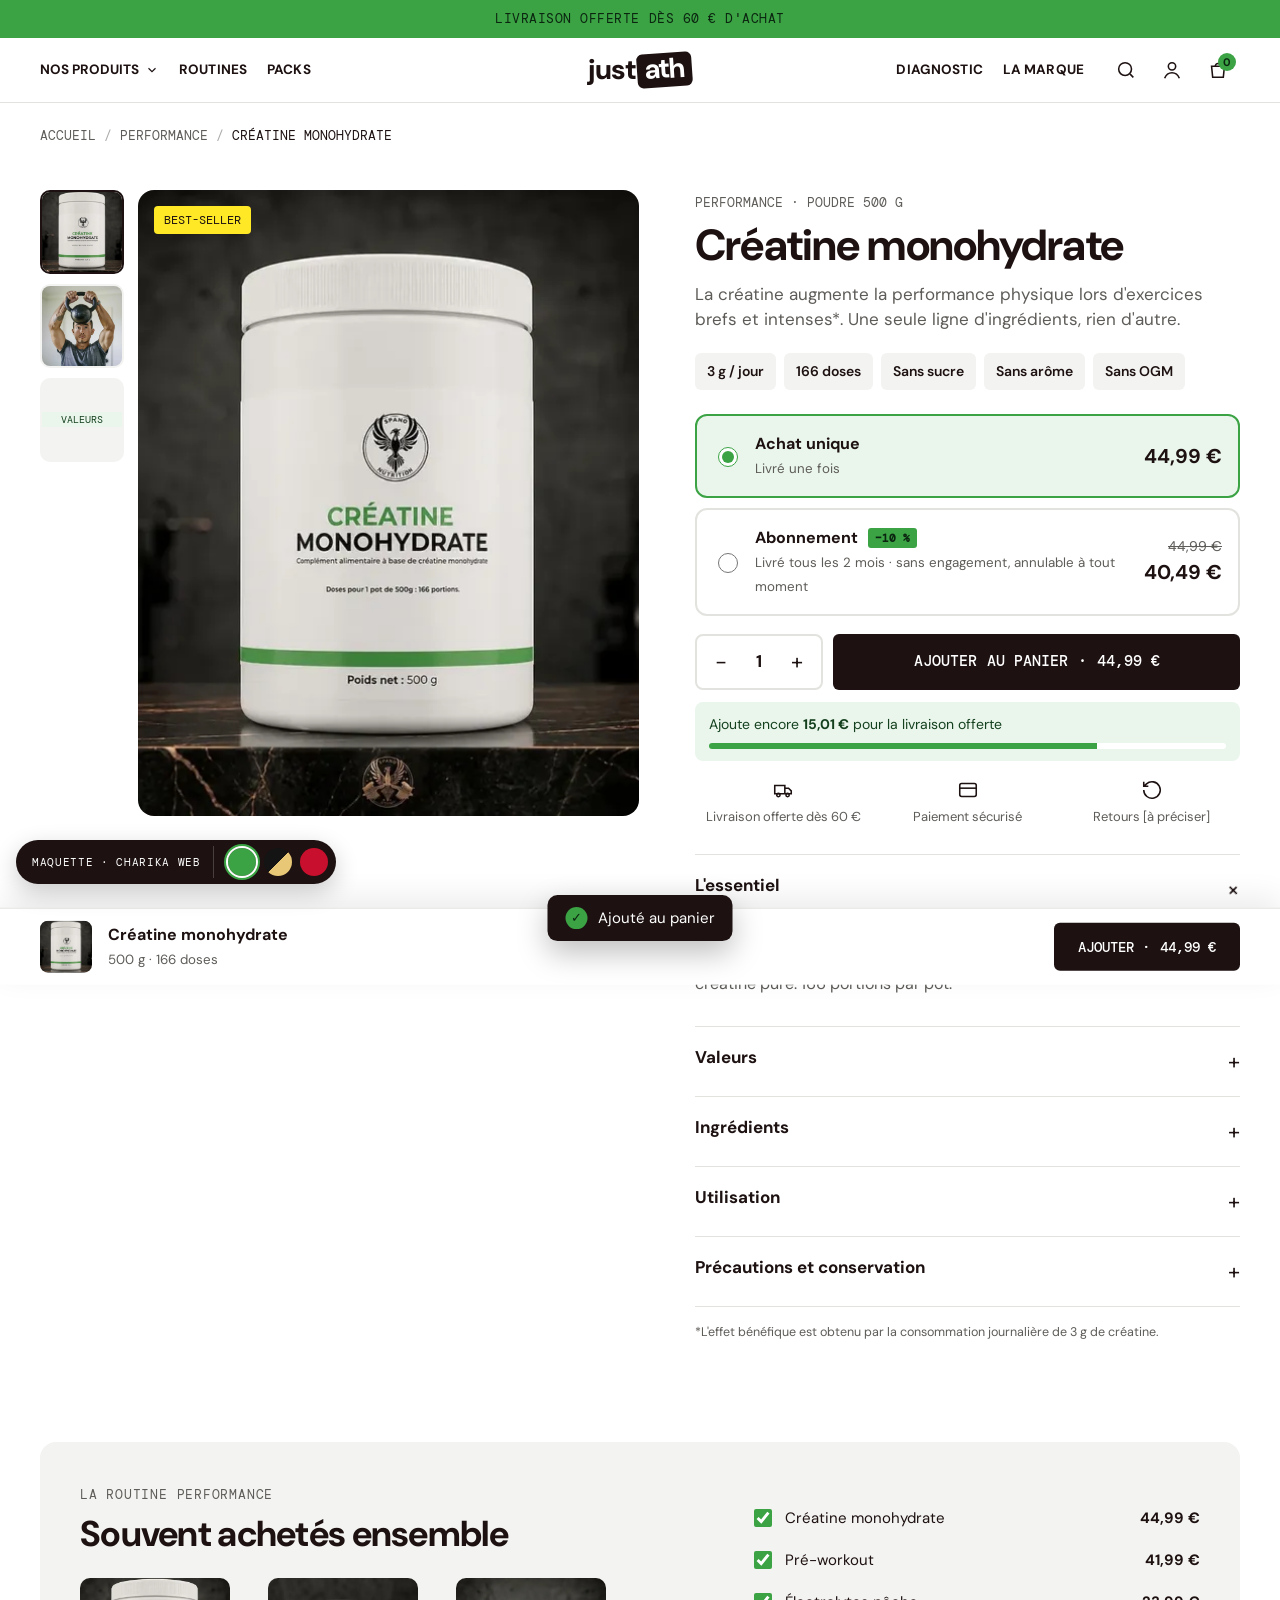
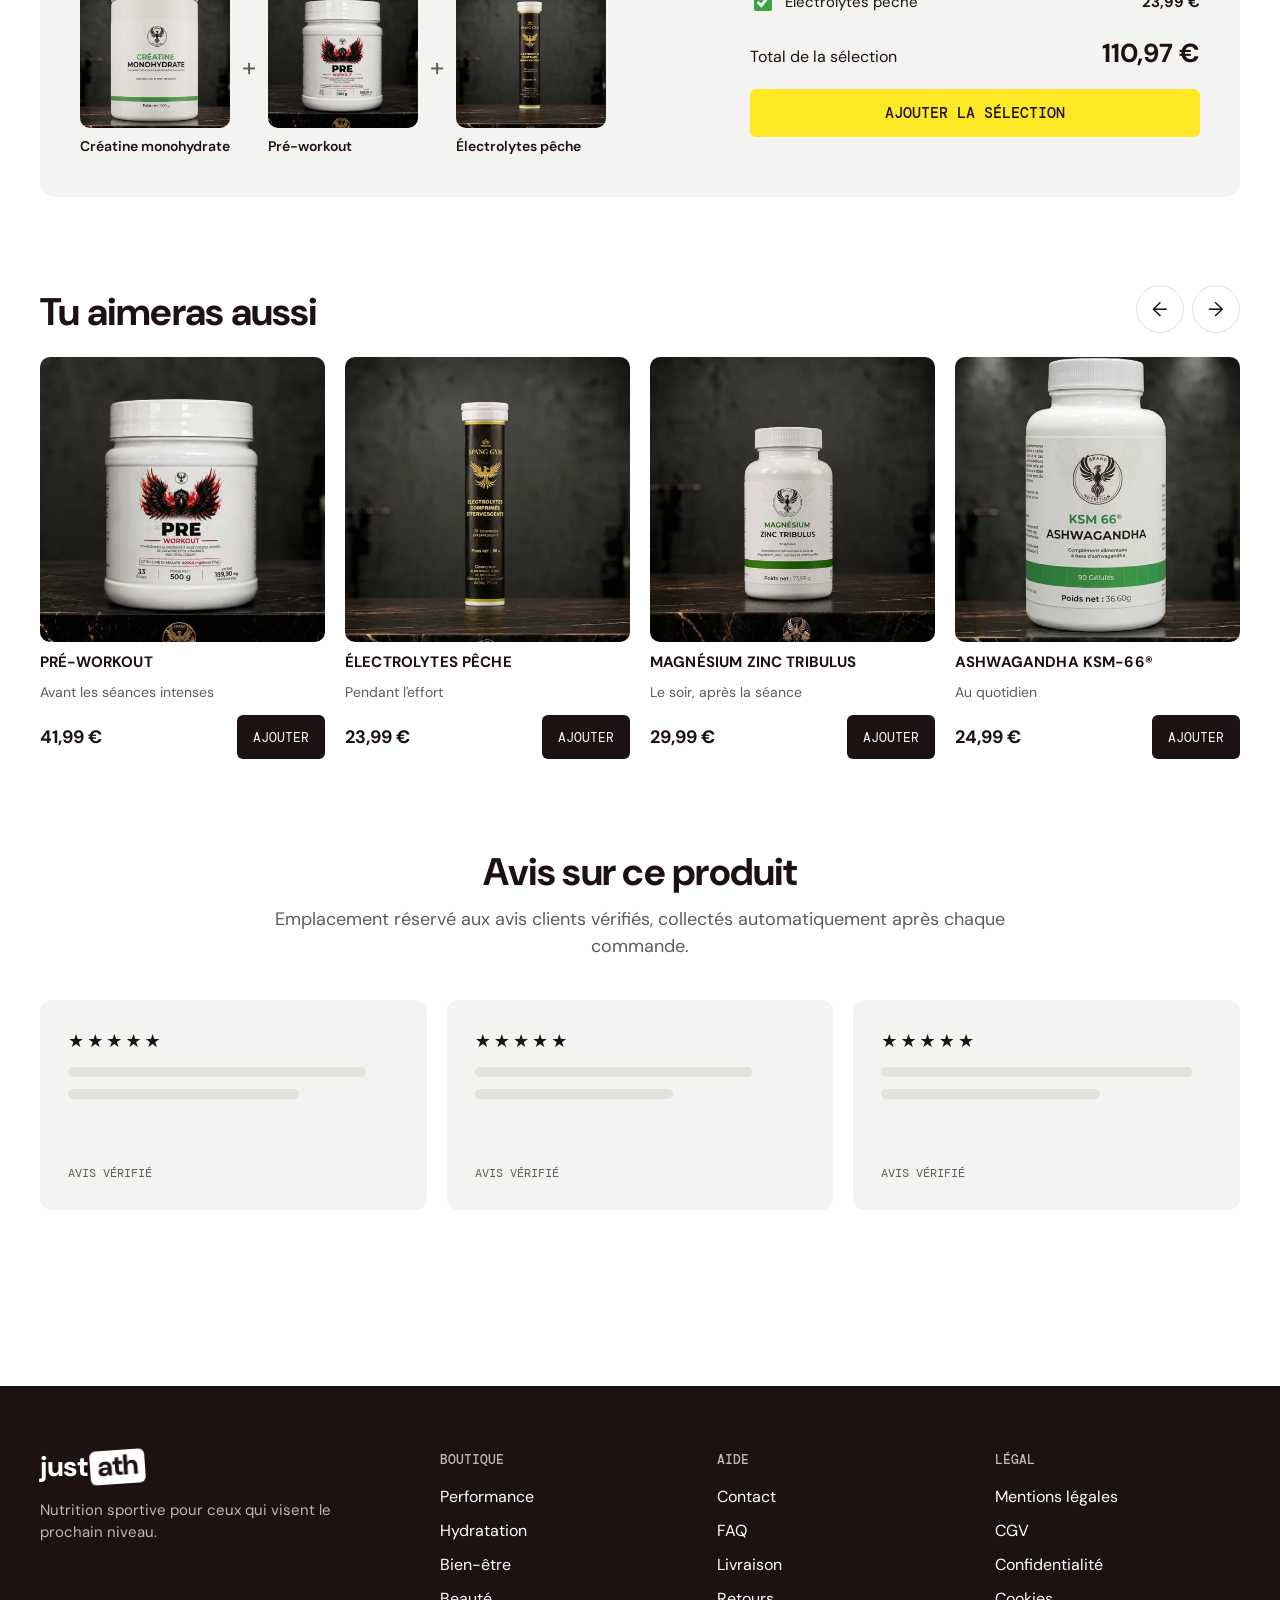
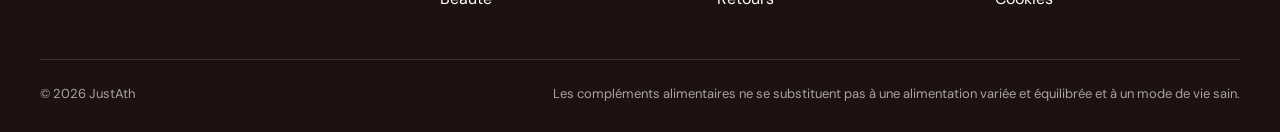
<file: justath/produit-creatine.html>
<!DOCTYPE html>
<html lang="fr">
<head>
<meta charset="utf-8">
<meta name="viewport" content="width=device-width, initial-scale=1">
<link rel="preconnect" href="https://fonts.googleapis.com">
<link rel="preconnect" href="https://fonts.gstatic.com" crossorigin>
<link href="https://fonts.googleapis.com/css2?family=DM+Mono:wght@400;500&family=DM+Sans:opsz,wght@9..40,400;9..40,500;9..40,600;9..40,700;9..40,800&display=swap" rel="stylesheet">
<style>

/* ===== Tokens (codes Mium Lab, couleurs JustAth) ===== */
:root{
  --green:#3BA344;      /* aplat signature (équivalent du bleu Mium) */
  --green-l:#EAF6EC;    /* fond doux */
  --deep:#14401E;       /* texte foncé sur fond doux */
  --on:#0B2410;         /* texte posé sur l'aplat */
  --yellow:#FFE927;     /* CTA promo */
  --ink:#1D1111;        /* texte principal */
  --muted:#5E5C58;
  --grey:#F3F3F1;       /* fonds de sections / cartes */
  --line:#E2E2DE;
  --white:#FFFFFF;
  --sans:"DM Sans",system-ui,sans-serif; --mono:"DM Mono",ui-monospace,monospace;
  --max:1360px;
}
*{box-sizing:border-box}
html{scroll-behavior:smooth}
body{margin:0;background:var(--white);color:var(--ink);font-family:var(--sans);font-size:16px;line-height:1.5;-webkit-font-smoothing:antialiased}
img{display:block;max-width:100%}
a{color:inherit;text-decoration:none}
button{font:inherit;color:inherit;cursor:pointer}
.wrap{max-width:var(--max);margin:0 auto;padding:0 40px}
.mono{font-family:var(--mono);text-transform:uppercase;letter-spacing:.06em}
h1,h2,h3{margin:0;font-weight:700;letter-spacing:-.02em;line-height:1.1}
.btn{display:inline-flex;align-items:center;justify-content:center;gap:10px;min-height:48px;padding:0 24px;border-radius:6px;border:0;font-weight:600;font-size:17px;transition:transform .15s ease,background .2s}
.btn:hover{transform:translateY(-1px)}
.btn-white{background:var(--white);color:var(--deep)}
.btn-yellow{background:var(--yellow);color:var(--ink);font-family:var(--mono);text-transform:uppercase;font-size:15px;font-weight:500}
.btn-dark{background:var(--ink);color:var(--white);font-family:var(--mono);text-transform:uppercase;font-size:14px;font-weight:500}

/* Badge maquette */
.mock-badge{position:fixed;left:16px;bottom:16px;z-index:60;background:var(--ink);color:#fff;padding:6px 6px 6px 16px;border-radius:999px;font-family:var(--mono);font-size:11px;letter-spacing:.06em;text-transform:uppercase;box-shadow:0 8px 24px rgba(0,0,0,.2);display:flex;align-items:center;gap:12px}
/* Sélecteur de couleurs */
.swatches{display:flex;gap:4px;padding-left:12px;border-left:1px solid #4A3F3F}
.swatches button{width:32px;height:32px;border-radius:50%;border:2px solid transparent;background:var(--c);background-clip:padding-box;padding:0;position:relative;transition:transform .15s}
.swatches button:hover{transform:scale(1.12)}
.swatches button[aria-pressed="true"]{border-color:#fff;box-shadow:0 0 0 2px var(--c)}
body,.announce,.marquee,.hero .block,.diag,.news,.statement,.ship,.loader{transition:background-color .4s ease,color .4s ease}

/* ===== Annonce + header ===== */
.announce{background:var(--green);color:var(--on);text-align:center;padding:10px 16px;font-family:var(--mono);font-size:13px;text-transform:uppercase;letter-spacing:.04em}
header{position:sticky;top:0;z-index:50;background:var(--white);border-bottom:1px solid var(--line)}
.nav{display:grid;grid-template-columns:1fr auto 1fr;align-items:center;height:64px;padding:0 40px;max-width:1512px;margin:0 auto}
.nav-l,.nav-r{display:flex;align-items:center;gap:20px;font-weight:700;font-size:13.5px;text-transform:uppercase;letter-spacing:.01em}
.nav-r{justify-content:flex-end}
.nav a:hover{color:var(--green)}
.logo{font-weight:800;font-size:28px;letter-spacing:-.04em;line-height:1;display:flex;align-items:center;gap:2px}
.logo b{background:var(--ink);color:#fff;padding:2px 7px 4px;border-radius:6px;transform:rotate(-4deg);display:inline-block}
.icons{display:flex;gap:2px}
.icon-btn{width:44px;height:44px;border:0;background:transparent;display:grid;place-items:center;position:relative;border-radius:50%}
.icon-btn:hover{background:var(--grey)}
.icon-btn svg{width:22px;height:22px;stroke:currentColor;fill:none;stroke-width:1.7}
.cart-count{position:absolute;top:5px;right:4px;min-width:18px;height:18px;border-radius:9px;background:var(--green);color:var(--on);font-size:11px;font-weight:700;display:grid;place-items:center;padding:0 4px}

/* ===== Hero split ===== */
.hero{display:grid;grid-template-columns:1fr 1fr;min-height:600px}
.hero .photo{position:relative;overflow:hidden}
.hero .photo img{width:100%;height:100%;object-fit:cover;object-position:center 30%}
.hero .block{background:var(--green);color:var(--on);display:flex;flex-direction:column;justify-content:center;padding:64px 80px;gap:20px}
.hero .rating{display:flex;align-items:center;gap:10px;font-size:14px}
.hero .rating .pill{background:rgba(255,255,255,.35);padding:4px 10px;border-radius:4px;font-family:var(--mono);font-size:12px;text-transform:uppercase}
.hero h1{font-size:clamp(36px,3.6vw,56px)}
.hero p{font-size:20px;margin:0;max-width:560px}
.hero .ctas{display:flex;gap:12px;flex-wrap:wrap;margin-top:8px}
.hero .btn-outline{background:transparent;color:var(--on);box-shadow:inset 0 0 0 2px var(--on)}

/* ===== Réassurance ===== */
.reassure{background:var(--grey)}
.reassure .row{display:grid;grid-template-columns:repeat(4,minmax(0,1fr));gap:24px;padding:40px 40px;max-width:var(--max);margin:0 auto;text-align:center}
.reassure svg{width:30px;height:30px;margin:0 auto 10px;stroke:var(--ink);fill:none;stroke-width:1.7}
.reassure h3{font-size:17px;font-weight:500;text-transform:uppercase;letter-spacing:0}
.reassure p{margin:4px 0 0;font-family:var(--mono);text-transform:uppercase;font-size:14px;color:var(--muted)}

/* ===== Bandeau défilant ===== */
.marquee{background:var(--green);color:var(--on);overflow:hidden}
.marquee-track{display:flex;width:max-content;animation:scroll 36s linear infinite}
.marquee-track span{display:flex;align-items:center;gap:12px;padding:14px 28px;font-weight:700;font-size:15px;text-transform:uppercase;white-space:nowrap}
.marquee-track svg{width:22px;height:22px;stroke:var(--on);fill:none;stroke-width:2}
@keyframes scroll{to{transform:translateX(-50%)}}
@media (prefers-reduced-motion:reduce){.marquee-track{animation:none}}

/* ===== Sections ===== */
section{padding:88px 0}
.title-c{text-align:center;max-width:780px;margin:0 auto 40px}
.title-c h2{font-size:clamp(30px,3vw,44px)}
.title-c p{color:var(--muted);font-size:18px;margin:12px 0 0}

/* Onglets catégories (style Mium) */
.tabs{display:flex;gap:6px;flex-wrap:wrap;margin-bottom:24px}
.tabs button{min-height:36px;padding:0 12px;border-radius:4px;border:0;background:var(--grey);color:var(--muted);font-family:var(--mono);font-size:13px;text-transform:uppercase;letter-spacing:.04em}
.tabs button[aria-pressed="true"]{background:var(--green);color:var(--on)}

/* Cartes produits */
.grid{display:grid;grid-template-columns:repeat(4,minmax(0,1fr));gap:20px}
.card{display:flex;flex-direction:column;gap:12px}
.card[hidden]{display:none}
.card .media{position:relative;border-radius:10px;overflow:hidden;aspect-ratio:1/1;background:var(--grey)}
.card .media img{width:100%;height:100%;object-fit:cover;transition:transform .5s ease}
.card:hover .media img{transform:scale(1.04)}
.card .badge{position:absolute;top:12px;left:12px;background:var(--yellow);color:var(--ink);font-family:var(--mono);font-size:11px;text-transform:uppercase;padding:4px 8px;border-radius:3px}
.card .badge.g{background:var(--green);color:var(--on)}
.card .stars{font-size:13px;color:var(--muted);display:flex;gap:6px;align-items:center}
.card .stars span{color:var(--ink);letter-spacing:2px}
.card h3{font-size:15px;font-weight:700;text-transform:uppercase;letter-spacing:.01em}
.card .claim{color:var(--muted);font-size:14px;margin:0;flex:1}
.card .foot{display:flex;justify-content:space-between;align-items:center;gap:12px}
.card .price{font-weight:700;font-size:18px}
.add{min-height:44px;padding:0 16px;border-radius:6px;border:0;background:var(--ink);color:#fff;font-family:var(--mono);font-size:13px;text-transform:uppercase}
.add:hover{background:var(--green);color:var(--on)}
.note{color:var(--muted);font-size:12.5px;margin-top:28px}

/* Bloc manifeste centré */
.statement{background:var(--green-l)}
.statement .in{max-width:900px;margin:0 auto;text-align:center}
.statement h2{font-size:clamp(34px,4vw,58px);color:var(--deep)}
.statement p{font-size:19px;color:var(--deep);margin:18px auto 0;max-width:640px}

/* Diagnostic */
.diag{display:grid;grid-template-columns:1fr 1fr;border-radius:16px;overflow:hidden;background:var(--green)}
.diag .left{padding:56px;color:var(--on);display:flex;flex-direction:column;gap:18px}
.diag h2{font-size:clamp(30px,3vw,44px)}
.diag .q{font-weight:600;font-size:18px;margin-top:8px}
.diag .opts{display:grid;grid-template-columns:1fr 1fr;gap:10px}
.diag .opts button{min-height:56px;border-radius:8px;border:2px solid var(--on);background:transparent;color:var(--on);font-weight:600;font-size:16px;text-align:left;padding:0 16px}
.diag .opts button[aria-pressed="true"]{background:var(--on);color:var(--green)}
.diag .right{background:var(--white);padding:40px;display:flex;flex-direction:column;justify-content:center;gap:16px;margin:16px;border-radius:12px}
.diag .right .duo{display:grid;grid-template-columns:1fr 1fr;gap:10px}
.diag .right .duo img{border-radius:8px;aspect-ratio:1/1;object-fit:cover}
.diag .right h3{font-size:24px}
.diag .right p{margin:0;color:var(--muted)}
.diag .right .row{display:flex;justify-content:space-between;align-items:center;gap:12px;flex-wrap:wrap}
.diag .right .total{font-weight:700;font-size:22px}

/* Routines */
.routines{display:grid;grid-template-columns:repeat(3,minmax(0,1fr));gap:20px}
.routine{border-radius:12px;overflow:hidden;background:var(--grey);display:flex;flex-direction:column}
.routine .duo{display:grid;grid-template-columns:1fr 1fr}
.routine .duo img{aspect-ratio:1/1;object-fit:cover}
.routine .txt{padding:24px;display:flex;flex-direction:column;gap:10px;flex:1}
.routine .lbl{font-family:var(--mono);font-size:12px;text-transform:uppercase;background:var(--green);color:var(--on);align-self:flex-start;padding:4px 8px;border-radius:3px}
.routine h3{font-size:24px}
.routine p{margin:0;color:var(--muted);flex:1}
.routine .row{display:flex;justify-content:space-between;align-items:center;margin-top:8px}
.routine .total{font-weight:700;font-size:20px}

/* Transparence */
.split{display:grid;grid-template-columns:1fr 1fr;gap:56px;align-items:center}
.split img{border-radius:16px;width:100%;aspect-ratio:4/5;object-fit:cover}
.split h2{font-size:clamp(30px,3vw,44px)}
.split ul{list-style:none;padding:0;margin:28px 0 32px;display:grid;gap:18px}
.split li{display:flex;gap:16px;align-items:flex-start}
.split li .ic{flex:none;width:44px;height:44px;border-radius:50%;background:var(--green-l);display:grid;place-items:center}
.split li .ic svg{width:22px;height:22px;stroke:var(--deep);fill:none;stroke-width:1.8}
.split li b{display:block;font-size:17px}
.split li span{color:var(--muted)}

/* Avis (emplacement) */
.reviews{display:grid;grid-template-columns:repeat(3,minmax(0,1fr));gap:20px}
.review{background:var(--grey);border-radius:12px;padding:28px;display:flex;flex-direction:column;gap:12px;min-height:210px}
.review .stars{letter-spacing:3px;font-size:18px}
.review .line{height:10px;border-radius:5px;background:#E2E2DE}
.review .who{margin-top:auto;font-family:var(--mono);font-size:12px;text-transform:uppercase;color:var(--muted)}

/* FAQ */
.faq{max-width:900px;margin:0 auto}
.faq details{border-bottom:1px solid var(--line)}
.faq summary{list-style:none;cursor:pointer;padding:22px 0;display:flex;justify-content:space-between;align-items:center;gap:24px;font-weight:700;font-size:19px}
.faq summary::-webkit-details-marker{display:none}
.faq summary::after{content:"+";font-size:26px;font-weight:400;transition:transform .2s}
.faq details[open] summary::after{transform:rotate(45deg)}
.faq details p{margin:0 0 22px;color:var(--muted);font-size:17px}

/* Newsletter + footer */
.news{background:var(--green);color:var(--on);border-radius:16px;padding:56px;display:grid;grid-template-columns:1fr 1fr;gap:32px;align-items:center}
.news h2{font-size:clamp(28px,3vw,40px)}
.news p{margin:10px 0 0}
.news form{display:flex;gap:8px;flex-wrap:wrap}
.news label{position:absolute;left:-9999px}
.news input{flex:1;min-width:220px;min-height:52px;border-radius:6px;border:0;padding:0 18px;font:inherit;color:var(--ink)}
.news .ok{width:100%;font-family:var(--mono);font-size:13px;text-transform:uppercase;margin:4px 0 0}
footer{background:var(--ink);color:#fff;margin-top:88px;padding:64px 0 28px}
.foot-grid{display:grid;grid-template-columns:1.5fr repeat(3,minmax(0,1fr));gap:32px}
footer .logo b{background:#fff;color:var(--ink)}
footer p{color:#BDB9B5;font-size:15px;max-width:320px}
footer h4{font-family:var(--mono);font-size:13px;text-transform:uppercase;font-weight:500;color:#BDB9B5;margin:0 0 16px}
footer ul{list-style:none;margin:0;padding:0;display:grid;gap:10px}
footer a:hover{color:var(--green)}
.legal{display:flex;justify-content:space-between;flex-wrap:wrap;gap:12px;margin-top:48px;padding-top:24px;border-top:1px solid #3A2F2F;color:#A9A4A0;font-size:13px}

/* ===== Méga-menu ===== */
.has-mega{position:static}
.mega-btn{background:none;border:0;font-weight:700;font-size:13.5px;text-transform:uppercase;padding:0;min-height:44px;display:flex;align-items:center;gap:6px}
.mega-btn svg{width:14px;height:14px;stroke:currentColor;fill:none;stroke-width:2;transition:transform .2s}
.mega-btn[aria-expanded="true"] svg{transform:rotate(180deg)}
.mega{position:absolute;left:0;right:0;top:100%;background:var(--white);border-top:1px solid var(--line);border-bottom:1px solid var(--line);box-shadow:0 20px 40px rgba(0,0,0,.08);display:none}
.mega.open{display:block}
.mega-in{max-width:var(--max);margin:0 auto;padding:32px 40px;display:grid;grid-template-columns:220px 1fr;gap:40px}
.mega-cats{display:grid;gap:4px;align-content:start}
.mega-cats a{padding:10px 12px;border-radius:6px;font-weight:600;text-transform:none;font-size:16px}
.mega-cats a:hover{background:var(--grey);color:var(--ink)}
.mega-cats .all{background:var(--green);color:var(--on);margin-top:8px}
.mega-prods{display:grid;grid-template-columns:repeat(4,minmax(0,1fr));gap:16px}
.mega-prods a{display:grid;gap:8px;font-size:14px;font-weight:600;text-transform:none}
.mega-prods img{border-radius:8px;aspect-ratio:1/1;object-fit:cover}
.mega-prods span{color:var(--muted);font-weight:500}

/* ===== Menu mobile ===== */
.burger{display:none}
.drawer{position:fixed;inset:0;z-index:80;display:none}
.drawer.open{display:block}
.drawer .scrim{position:absolute;inset:0;background:rgba(29,17,17,.45);border:0;width:100%}
.drawer .panel{position:absolute;top:0;left:0;bottom:0;width:min(88vw,380px);background:var(--white);padding:20px;overflow-y:auto;display:flex;flex-direction:column;gap:6px}
.drawer .panel .top{display:flex;justify-content:space-between;align-items:center;margin-bottom:12px}
.drawer .panel a{padding:14px 8px;border-bottom:1px solid var(--line);font-weight:700;text-transform:uppercase;font-size:15px}
.drawer .panel .sub{padding-left:20px;text-transform:none;font-weight:500;color:var(--muted)}
.drawer .panel .btn{margin-top:16px;border-bottom:0}

/* ===== Quiz diagnostic (modale) ===== */
.quiz{position:fixed;inset:0;z-index:90;display:none;place-items:center;padding:20px}
.quiz.open{display:grid}
.quiz .scrim{position:absolute;inset:0;background:rgba(29,17,17,.5);border:0;width:100%}
.quiz .box{position:relative;background:var(--white);width:min(720px,100%);max-height:92vh;overflow-y:auto;border-radius:16px;padding:40px}
.quiz .close{position:absolute;top:12px;right:12px}
.quiz .bar{height:6px;border-radius:3px;background:var(--grey);margin:18px 0 28px;overflow:hidden}
.quiz .bar i{display:block;height:100%;background:var(--green);transition:width .3s}
.quiz h2{font-size:clamp(24px,3vw,34px);margin-bottom:20px}
.quiz .choices{display:grid;grid-template-columns:1fr 1fr;gap:10px}
.quiz .choices button{min-height:64px;border-radius:10px;border:2px solid var(--line);background:var(--white);font-weight:600;font-size:16px;text-align:left;padding:12px 16px;transition:border-color .15s,background .15s}
.quiz .choices button:hover{border-color:var(--green);background:var(--green-l)}
.quiz .back{background:none;border:0;color:var(--muted);font-family:var(--mono);font-size:13px;text-transform:uppercase;margin-top:20px;min-height:44px;padding:0}
.quiz .res-items{display:grid;gap:12px;margin:8px 0 20px}
.quiz .res-item{display:grid;grid-template-columns:72px 1fr auto;gap:14px;align-items:center;background:var(--grey);border-radius:10px;padding:10px}
.quiz .res-item img{border-radius:8px;aspect-ratio:1/1;object-fit:cover}
.quiz .res-item b{display:block}
.quiz .res-item small{color:var(--muted)}
.quiz .why{background:var(--green-l);color:var(--deep);border-radius:10px;padding:14px 16px;margin-bottom:20px}
.quiz .res-foot{display:flex;justify-content:space-between;align-items:center;gap:12px;flex-wrap:wrap}
.quiz .res-foot .total{font-weight:700;font-size:24px}

/* ===== Loader ===== */
.loader{position:fixed;inset:0;z-index:200;background:var(--green);display:grid;place-items:center;transition:transform .7s cubic-bezier(.77,0,.18,1)}
.loader.done{transform:translateY(-100%)}
.loader .logo{font-size:56px;color:var(--on);animation:pop 1s ease both}
.loader .logo b{background:var(--on);color:var(--green)}
.loader .load-bar{position:absolute;bottom:0;left:0;height:4px;background:var(--on);animation:load 1.1s ease forwards}
@keyframes pop{0%{opacity:0;transform:scale(.8) rotate(-4deg)}60%{opacity:1;transform:scale(1.06)}100%{transform:scale(1)}}
@keyframes load{from{width:0}to{width:100%}}

/* Barre de progression de lecture */
.progress{position:fixed;top:0;left:0;right:0;height:3px;z-index:70;background:var(--green);transform-origin:left;transform:scaleX(0)}

/* Annonce rotative */
.announce{position:relative;height:38px;overflow:hidden;padding:0}
.announce span{position:absolute;inset:0;display:grid;place-items:center;opacity:0;transform:translateY(100%);transition:opacity .5s,transform .5s}
.announce span.on{opacity:1;transform:none}

/* Apparition au scroll */
.reveal{opacity:0;transform:translateY(28px);transition:opacity .7s ease,transform .7s cubic-bezier(.2,.7,.2,1)}
.reveal.in{opacity:1;transform:none}
.hero .block > *{opacity:0;transform:translateY(20px);animation:up .8s cubic-bezier(.2,.7,.2,1) forwards}
.hero .block > *:nth-child(2){animation-delay:.1s}.hero .block > *:nth-child(3){animation-delay:.2s}.hero .block > *:nth-child(4){animation-delay:.3s}
.hero .photo img{animation:zoom 1.6s ease both}
body.loading .hero .block > *, body.loading .hero .photo img{animation-play-state:paused}
@keyframes up{to{opacity:1;transform:none}}
@keyframes zoom{from{transform:scale(1.12)}to{transform:scale(1)}}

/* Skeleton images */
.card .media,.routine .duo,.mega-prods a{background:linear-gradient(100deg,var(--grey) 30%,#ECECE8 50%,var(--grey) 70%);background-size:300% 100%;animation:shimmer 1.4s linear infinite}
@keyframes shimmer{to{background-position:-150% 0}}
img.lz{opacity:0;transition:opacity .6s ease}
img.lz.ok{opacity:1}

/* Fil d'Ariane */
.crumbs{display:flex;flex-wrap:wrap;align-items:center;gap:8px;font-family:var(--mono);font-size:12.5px;text-transform:uppercase;color:var(--muted);margin-bottom:20px}
.crumbs a:hover{color:var(--ink)}
.crumbs [aria-current]{color:var(--ink)}
.crumbs .sep{opacity:.5}

/* Retour en haut */
.totop{position:fixed;right:20px;bottom:20px;z-index:60;width:56px;height:56px;border-radius:50%;border:0;background:var(--ink);color:#fff;display:grid;place-items:center;opacity:0;transform:translateY(16px) scale(.9);pointer-events:none;transition:opacity .3s,transform .3s}
.totop.show{opacity:1;transform:none;pointer-events:auto}
.totop:hover{background:var(--deep)}
.totop svg.ring{position:absolute;inset:0;width:56px;height:56px;transform:rotate(-90deg)}
.totop svg.ring circle{fill:none;stroke:var(--green);stroke-width:3;stroke-dasharray:163.4;stroke-dashoffset:163.4;stroke-linecap:round}
.totop svg.arrow{width:20px;height:20px;stroke:currentColor;fill:none;stroke-width:2.2}

/* Panier latéral */
.cart{position:fixed;inset:0;z-index:95;pointer-events:none}
.cart .scrim{position:absolute;inset:0;width:100%;border:0;background:rgba(29,17,17,.45);opacity:0;transition:opacity .3s}
.cart .panel{position:absolute;top:0;right:0;bottom:0;width:min(92vw,420px);background:var(--white);transform:translateX(100%);transition:transform .45s cubic-bezier(.2,.7,.2,1);display:flex;flex-direction:column}
.cart.open{pointer-events:auto}
.cart.open .scrim{opacity:1}
.cart.open .panel{transform:none}
.cart .head{display:flex;justify-content:space-between;align-items:center;padding:16px 20px;border-bottom:1px solid var(--line)}
.cart .head h2{font-size:22px}
.ship{padding:16px 20px;background:var(--green-l);color:var(--deep);font-size:14.5px}
.ship .track{height:8px;border-radius:4px;background:#fff;margin-top:10px;overflow:hidden}
.ship .track i{display:block;height:100%;background:var(--green);border-radius:4px;transition:width .5s ease}
.cart .items{flex:1;overflow-y:auto;padding:12px 20px;display:grid;gap:12px;align-content:start}
.cart .empty{color:var(--muted);text-align:center;padding:48px 0}
.ci{display:grid;grid-template-columns:72px 1fr auto;gap:12px;align-items:center;animation:up .35s ease both}
.ci img{border-radius:8px;aspect-ratio:1/1;object-fit:cover}
.ci b{display:block;font-size:15px}
.qty{display:inline-flex;align-items:center;border:1px solid var(--line);border-radius:6px;margin-top:6px}
.qty button{width:36px;height:36px;border:0;background:none;font-size:18px}
.qty span{min-width:24px;text-align:center;font-weight:600}
.cart .foot{border-top:1px solid var(--line);padding:16px 20px;display:grid;gap:12px}
.cart .foot .tot{display:flex;justify-content:space-between;font-weight:700;font-size:20px}
.cart .foot .btn{width:100%}
.cart .upsell{display:flex;gap:10px;align-items:center;background:var(--grey);border-radius:10px;padding:10px;font-size:14px}
.cart .upsell img{width:52px;border-radius:6px}
.cart .upsell button{margin-left:auto;min-height:36px;padding:0 12px;border-radius:6px;border:0;background:var(--ink);color:#fff;font-family:var(--mono);font-size:12px;text-transform:uppercase}
.cart-count.bump{animation:bump .5s ease}
@keyframes bump{40%{transform:scale(1.5)}}

/* Animation vers le panier */
.fly{position:fixed;z-index:120;width:64px;height:64px;border-radius:50%;object-fit:cover;pointer-events:none;box-shadow:0 8px 20px rgba(0,0,0,.25);transition:transform .75s cubic-bezier(.5,-.3,.6,1),opacity .75s}

/* Toast */
.toast{position:fixed;left:50%;bottom:24px;z-index:110;transform:translate(-50%,140%);background:var(--ink);color:#fff;padding:12px 18px;border-radius:10px;display:flex;align-items:center;gap:10px;font-size:15px;transition:transform .4s cubic-bezier(.2,.7,.2,1);box-shadow:0 12px 30px rgba(0,0,0,.25)}
.toast.show{transform:translate(-50%,0)}
.toast i{width:22px;height:22px;border-radius:50%;background:var(--green);display:grid;place-items:center;font-style:normal;color:var(--on);font-size:13px;font-weight:700}

@media (prefers-reduced-motion:reduce){
  *,*::before,*::after{animation-duration:.01ms!important;animation-iteration-count:1!important;transition-duration:.01ms!important}
  .reveal{opacity:1;transform:none}
}

/* ===== Scroll story : le pot qui s'ouvre ===== */
.scrolly{height:280vh;background:var(--green);color:var(--on);position:relative}
.scrolly .stage{position:sticky;top:64px;height:calc(100vh - 64px);min-height:560px;overflow:hidden;display:grid;grid-template-columns:1fr 1fr;align-items:center;max-width:var(--max);margin:0 auto;padding:0 40px;gap:40px}
.scrolly .glow{position:absolute;left:50%;top:50%;width:70vmin;height:70vmin;border-radius:50%;background:radial-gradient(circle,rgba(255,255,255,.28),transparent 65%);transform:translate(-10%,-50%) scale(var(--gs,.6));pointer-events:none}
.steps{position:relative;height:260px}
.step{position:absolute;inset:0;display:flex;flex-direction:column;justify-content:center;gap:14px;opacity:0;transform:translateY(30px);transition:opacity .5s ease,transform .5s ease}
.step.on{opacity:1;transform:none}
.step .k{font-family:var(--mono);font-size:13px;text-transform:uppercase;letter-spacing:.08em;opacity:.8}
.step h2{font-size:clamp(40px,5.4vw,84px);font-weight:800;letter-spacing:-.03em;line-height:.95}
.step p{font-size:19px;max-width:440px;margin:0;opacity:.9}
.dots{display:flex;gap:8px;margin-top:24px}
.dots i{width:28px;height:4px;border-radius:2px;background:currentColor;opacity:.25;transition:opacity .3s,width .3s}
.dots i.on{opacity:1;width:48px}
.jar-wrap{position:relative;height:100%;display:grid;place-items:center}
.jar{width:min(360px,70%);overflow:visible;filter:drop-shadow(0 40px 50px rgba(0,0,0,.35));transform:translateY(var(--jy,0px)) rotate(var(--jr,0deg))}
#lid{transform-box:fill-box;transform-origin:92% 100%}
.particles{position:absolute;inset:0;pointer-events:none}
.particles span{position:absolute;left:50%;top:50%;border-radius:50%;background:#fff;opacity:0;will-change:transform,opacity}
.particles span.cap{border-radius:999px;background:linear-gradient(90deg,#fff 50%,var(--on) 50%)}
.scroll-hint{position:absolute;bottom:24px;left:50%;transform:translateX(-50%);font-family:var(--mono);font-size:12px;text-transform:uppercase;letter-spacing:.1em;display:flex;align-items:center;gap:8px;opacity:var(--ho,1)}
.scroll-hint i{width:2px;height:28px;background:currentColor;animation:hint 1.6s ease-in-out infinite;transform-origin:top}
@keyframes hint{0%{transform:scaleY(0)}50%{transform:scaleY(1)}100%{transform:scaleY(0);transform-origin:bottom}}
@media (max-width:900px){
  .scrolly .stage{grid-template-columns:1fr;grid-template-rows:auto 1fr;padding:24px 20px;gap:0}
  .steps{height:200px}
  .step h2{font-size:40px}
  .step p{font-size:16px}
  .jar{width:min(240px,60%)}
}

/* ===== Responsive ===== */
@media (max-width:1100px){
  .nav-l > a,.nav-l .has-mega,.nav-r > a{display:none}
  .burger{display:grid}
  .hero,.diag,.split,.news{grid-template-columns:1fr}
  .hero .photo{height:380px}
  .hero .block{padding:48px 32px}
  .grid{grid-template-columns:repeat(2,minmax(0,1fr))}
  .routines,.reviews{grid-template-columns:1fr}
  .reassure .row{grid-template-columns:repeat(2,minmax(0,1fr))}
  .foot-grid{grid-template-columns:1fr 1fr}
}
@media (max-width:600px){
  .wrap,.nav{padding:0 18px}
  section{padding:64px 0}
  .grid{gap:12px}
  .card .foot{flex-direction:column;align-items:stretch}
  .diag .left,.news{padding:32px 24px}
  .diag .opts{grid-template-columns:1fr}
  .reassure .row{padding:32px 18px}
}

/* ===== Fiche produit ===== */
.pdp{display:grid;grid-template-columns:1.1fr 1fr;gap:56px;padding:24px 0 88px;align-items:start}
.gallery{position:sticky;top:88px;display:grid;grid-template-columns:84px 1fr;gap:14px}
.thumbs{display:grid;gap:10px;align-content:start}
.thumbs button{border:2px solid transparent;border-radius:10px;padding:0;overflow:hidden;background:var(--grey);aspect-ratio:1/1}
.thumbs button[aria-pressed="true"]{border-color:var(--ink)}
.thumbs img{width:100%;height:100%;object-fit:cover}
.thumbs .nut-thumb{display:grid;place-items:center;font-family:var(--mono);font-size:10px;text-transform:uppercase;color:var(--deep);background:var(--green-l)}
.main-media{position:relative;border-radius:16px;overflow:hidden;background:var(--grey);aspect-ratio:4/5}
.main-media img{width:100%;height:100%;object-fit:cover;transition:opacity .35s ease,transform .6s ease}
.main-media:hover img{transform:scale(1.06)}
.main-media .badge{position:absolute;top:16px;left:16px;background:var(--yellow);font-family:var(--mono);font-size:12px;text-transform:uppercase;padding:5px 10px;border-radius:4px}
.nut-panel{position:absolute;inset:0;background:var(--green-l);color:var(--deep);padding:40px;display:none;flex-direction:column;justify-content:center;gap:16px}
.nut-panel.on{display:flex}
.nut-panel table{width:100%;border-collapse:collapse;font-size:16px}
.nut-panel th,.nut-panel td{text-align:left;padding:12px 0;border-bottom:1px solid rgba(0,0,0,.12)}
.nut-panel td:last-child,.nut-panel th:last-child{text-align:right}

.info .kicker{font-family:var(--mono);font-size:13px;text-transform:uppercase;color:var(--muted)}
.info h1{font-size:clamp(32px,3.4vw,48px);margin:8px 0 12px}
.info .sub{color:var(--muted);font-size:17px;margin:0 0 20px}
.chips{display:flex;flex-wrap:wrap;gap:8px;margin-bottom:24px}
.chips span{background:var(--grey);padding:8px 12px;border-radius:6px;font-size:14px;font-weight:600}
.buy{display:grid;gap:10px;margin-bottom:18px}
.opt{display:grid;grid-template-columns:auto 1fr auto;gap:14px;align-items:center;border:2px solid var(--line);border-radius:12px;padding:16px;cursor:pointer;transition:border-color .2s,background .2s}
.opt:has(input:checked){border-color:var(--green);background:var(--green-l)}
.opt input{width:20px;height:20px;accent-color:var(--green)}
.opt b{display:block;font-size:16px}
.opt small{color:var(--muted)}
.opt .pr{font-weight:700;font-size:20px;text-align:right}
.opt .pr s{display:block;font-weight:400;font-size:14px;color:var(--muted)}
.opt .save{background:var(--green);color:var(--on);font-family:var(--mono);font-size:11px;text-transform:uppercase;padding:3px 7px;border-radius:3px;margin-left:6px;vertical-align:middle}
.cta-row{display:flex;gap:10px;margin:18px 0 12px}
.qty-big{display:flex;align-items:center;border:2px solid var(--line);border-radius:8px}
.qty-big button{width:48px;height:52px;border:0;background:none;font-size:22px}
.qty-big span{min-width:28px;text-align:center;font-weight:700;font-size:17px}
.cta-row .btn{flex:1;min-height:56px;font-size:15px}
.mini-ship{font-size:14px;color:var(--deep);background:var(--green-l);border-radius:8px;padding:12px 14px}
.mini-ship .track{height:6px;border-radius:3px;background:#fff;margin-top:8px;overflow:hidden}
.mini-ship .track i{display:block;height:100%;background:var(--green);transition:width .4s}
.trust{display:grid;grid-template-columns:repeat(3,1fr);gap:8px;margin:18px 0 28px;text-align:center;font-size:13px;color:var(--muted)}
.trust svg{width:22px;height:22px;stroke:var(--ink);fill:none;stroke-width:1.7;margin:0 auto 6px;display:block}
.acc details{border-top:1px solid var(--line)}
.acc details:last-child{border-bottom:1px solid var(--line)}
.acc summary{list-style:none;cursor:pointer;padding:18px 0;font-weight:700;font-size:17px;display:flex;justify-content:space-between}
.acc summary::-webkit-details-marker{display:none}
.acc summary::after{content:"+";font-size:22px;font-weight:400;transition:transform .2s}
.acc details[open] summary::after{transform:rotate(45deg)}
.acc .in{padding:0 0 20px;color:var(--muted)}
.acc .in p{margin:0 0 10px}
.acc table{width:100%;border-collapse:collapse;font-size:15px;color:var(--ink)}
.acc th,.acc td{text-align:left;padding:10px 0;border-bottom:1px solid var(--line)}
.acc td:last-child,.acc th:last-child{text-align:right}
.claim-note{font-size:12.5px;color:var(--muted);margin-top:16px}

/* Souvent achetés ensemble */
.fbt{background:var(--grey);border-radius:16px;padding:40px;display:grid;grid-template-columns:1.4fr 1fr;gap:40px;align-items:center}
.fbt-items{display:flex;align-items:center;gap:12px;flex-wrap:wrap}
.fbt-item{width:150px;display:grid;gap:8px;font-size:14px;font-weight:600;transition:opacity .25s}
.fbt-item.off{opacity:.35}
.fbt-item img{border-radius:10px;aspect-ratio:1/1;object-fit:cover}
.fbt-plus{font-size:26px;color:var(--muted)}
.fbt-list{display:grid;gap:10px}
.fbt-list label{display:flex;gap:10px;align-items:center;font-size:15px;min-height:32px}
.fbt-list input{width:18px;height:18px;accent-color:var(--green)}
.fbt-list .p{margin-left:auto;font-weight:700}
.fbt-total{display:flex;justify-content:space-between;align-items:baseline;margin:16px 0;font-size:16px}
.fbt-total b{font-size:26px}

/* Carrousel "Tu aimeras aussi" */
.rail-head{display:flex;justify-content:space-between;align-items:end;margin-bottom:24px;gap:16px}
.rail-head h2{font-size:clamp(28px,3vw,40px)}
.rail-nav{display:flex;gap:8px}
.rail-nav button{width:48px;height:48px;border-radius:50%;border:1px solid var(--line);background:#fff;font-size:20px}
.rail{display:grid;grid-auto-flow:column;grid-auto-columns:calc((100% - 60px)/4);gap:20px;overflow-x:auto;scroll-snap-type:x mandatory;scrollbar-width:none;padding-bottom:4px}
.rail::-webkit-scrollbar{display:none}
.rail .card{scroll-snap-align:start}

/* Barre d'achat collante */
.sticky-buy{position:fixed;left:0;right:0;bottom:0;z-index:55;background:#fff;border-top:1px solid var(--line);box-shadow:0 -10px 30px rgba(0,0,0,.08);transform:translateY(110%);transition:transform .35s cubic-bezier(.2,.7,.2,1)}
.sticky-buy.show{transform:none}
.sticky-buy .in{max-width:var(--max);margin:0 auto;padding:12px 40px;display:flex;align-items:center;gap:16px}
.sticky-buy img{width:52px;height:52px;border-radius:8px;object-fit:cover}
.sticky-buy b{display:block}
.sticky-buy small{color:var(--muted)}
.sticky-buy .btn{margin-left:auto}
body.has-sticky .totop{bottom:96px}
body.has-sticky .mock-badge{bottom:96px}

@media (max-width:1000px){
  .pdp{grid-template-columns:1fr;gap:28px}
  .gallery{position:static;grid-template-columns:1fr}
  .thumbs{grid-auto-flow:column;grid-template-columns:repeat(3,72px);order:2}
  .fbt{grid-template-columns:1fr;padding:24px}
  .rail{grid-auto-columns:70%}
  .sticky-buy .in{padding:10px 18px}
  .sticky-buy .txt{display:none}
}

/* ===== Ajustements mobile ===== */
body:has(.quiz.open) .mock-badge,body:has(.cart.open) .mock-badge,body:has(.drawer.open) .mock-badge,
body:has(.quiz.open) .totop,body:has(.cart.open) .totop,body:has(.drawer.open) .totop,
body:has(.cart.open) .sticky-buy,body:has(.drawer.open) .sticky-buy{display:none}
@media (max-width:600px){
  .announce{height:34px;font-size:11px}
  .announce span{padding:0 12px;text-align:center}
  .nav{height:58px}
  .logo{font-size:24px}
  .hero .photo{height:250px}
  .hero .block{padding:32px 20px 36px;gap:14px}
  .hero h1{font-size:30px}
  .hero p{font-size:16px}
  .hero .ctas{flex-direction:column}
  .hero .ctas .btn{width:100%}
  .reassure h3{font-size:14px}
  .reassure p{font-size:12px}
  .tabs{flex-wrap:nowrap;overflow-x:auto;margin-right:-18px;padding-right:18px;scrollbar-width:none}
  .tabs::-webkit-scrollbar{display:none}
  .tabs button{flex:none}
  .card .claim{display:-webkit-box;-webkit-line-clamp:3;-webkit-box-orient:vertical;overflow:hidden;flex:none;min-height:4.5em;font-size:13px}
  .card h3{font-size:14px;min-height:2.3em}
  .statement h2{font-size:30px}
  .statement p{font-size:16px}
  .diag .btn{width:100%;font-size:15px}
  .diag .opts{grid-template-columns:1fr 1fr}
  .diag .opts button{font-size:14px;min-height:52px;padding:0 12px}
  .diag .right{padding:20px;margin:10px}
  .routine h3{font-size:21px}
  .split{gap:28px}
  .split h2,.title-c h2{font-size:28px}
  .faq summary{font-size:16px}
  .news h2{font-size:26px}
  .quiz{padding:12px}
  .quiz .box{padding:28px 18px 20px}
  .quiz .choices button{font-size:15px;min-height:56px;padding:10px 12px}
  .quiz .res-item{grid-template-columns:56px 1fr auto;font-size:14px}
  .mock-badge{left:10px;bottom:10px;padding:4px 4px 4px 12px;gap:8px;font-size:9.5px}
  .mock-badge > span{max-width:96px;line-height:1.25}
  .swatches{padding-left:8px;gap:3px}
  .swatches button{width:26px;height:26px}
  .totop{width:48px;height:48px;right:12px;bottom:12px}
  .totop svg.ring{width:48px;height:48px}
  .legal{padding-bottom:56px}
  /* fiche produit */
  .info h1{font-size:30px}
  .info .sub{font-size:15.5px}
  .chips span{font-size:13px;padding:7px 10px}
  .opt{padding:14px 12px;gap:10px}
  .opt .pr{font-size:18px}
  .cta-row .btn{font-size:13px;padding:0 14px;white-space:nowrap}
  .hide-sm{display:none}
  .trust{font-size:12px}
  .nut-panel{padding:24px}
  .fbt-item{width:84px;font-size:12px}
  .rail{grid-auto-columns:72%}
  body.has-sticky .totop,body.has-sticky .mock-badge{bottom:84px}
}
</style>
</head>
<body>
<div class="progress" id="progress" aria-hidden="true"></div>
<div class="mock-badge"><span>Maquette · Charika Web</span>
  <div class="swatches" role="group" aria-label="Changer la couleur du site">
    <button style="--c:#3BA344" aria-label="Vert JustAth" aria-pressed="true" data-pal="foret"></button>
    <button style="--c:linear-gradient(135deg,#141414 50%,#E8C877 50%)" aria-label="Noir et or" aria-pressed="false" data-pal="noir"></button>
    <button style="--c:#C8102E" aria-label="Rouge performance" aria-pressed="false" data-pal="rouge"></button>
  </div>
</div>
<div class="announce" aria-live="off">
  <span class="on">Livraison offerte dès 60 € d'achat</span>
  <span>Fais ton diagnostic : ta routine en 30 secondes</span>
  <span>Paiement 100 % sécurisé</span>
</div>
<header>
  <div class="nav">
    <nav class="nav-l" aria-label="Navigation principale">
      <button class="icon-btn burger" aria-label="Ouvrir le menu" aria-controls="drawer" aria-expanded="false" id="burger"><svg viewBox="0 0 24 24" aria-hidden="true"><path d="M4 7h16M4 12h16M4 17h16"/></svg></button>
      <div class="has-mega">
        <button class="mega-btn" id="megaBtn" aria-expanded="false" aria-controls="mega">Nos produits <svg viewBox="0 0 24 24" aria-hidden="true"><path d="m6 9 6 6 6-6"/></svg></button>
      </div>
      <a href="index.html#routines">Routines</a>
      <a href="index.html#diagnostic">Packs</a>
    </nav>
    <a href="index.html" class="logo" aria-label="JustAth, accueil">just<b>ath</b></a>
    <div class="nav-r">
      <a href="index.html#diagnostic">Diagnostic</a>
      <a href="index.html#marque">La marque</a>
      <div class="icons">
        <button class="icon-btn" aria-label="Rechercher"><svg viewBox="0 0 24 24" aria-hidden="true"><circle cx="11" cy="11" r="7"/><path d="m20 20-3.5-3.5"/></svg></button>
        <button class="icon-btn" aria-label="Mon compte"><svg viewBox="0 0 24 24" aria-hidden="true"><circle cx="12" cy="8" r="4"/><path d="M4 21c1.5-4 4.5-6 8-6s6.5 2 8 6"/></svg></button>
        <button class="icon-btn" aria-label="Ouvrir le panier" id="cartBtn"><svg viewBox="0 0 24 24" aria-hidden="true"><path d="M5 8h14l-1.2 12H6.2z"/><path d="M9 8a3 3 0 0 1 6 0"/></svg><span class="cart-count" id="cartCount">0</span></button>
      </div>
    </div>
  </div>
  <!-- Méga-menu "Nos produits" -->
  <div class="mega" id="mega">
    <div class="mega-in">
      <div class="mega-cats">
        <a href="index.html#produits">Performance</a>
        <a href="index.html#produits">Hydratation</a>
        <a href="index.html#produits">Bien-être</a>
        <a href="index.html#produits">Beauté</a>
        <a href="index.html#routines">Routines</a>
        <a href="index.html#produits" class="all">Voir tous les produits →</a>
      </div>
      <div class="mega-prods">
        <a href="produit-creatine.html"><img src="img/creatine.webp" alt="">Créatine monohydrate<span>44,99 €</span></a>
        <a href="produit-preworkout.html"><img src="img/preworkout.webp" alt="">Pré-workout<span>41,99 €</span></a>
        <a href="produit-electrolytes.html"><img src="img/electrolytes.webp" alt="">Électrolytes pêche<span>23,99 €</span></a>
        <a href="produit-magzinc.html"><img src="img/magzinc.webp" alt="">Magnésium Zinc Tribulus<span>29,99 €</span></a>
      </div>
    </div>
  </div>
</header>
<!-- Menu mobile -->
<div class="drawer" id="drawer" aria-hidden="true">
  <button class="scrim" aria-label="Fermer le menu" data-close-drawer></button>
  <nav class="panel" aria-label="Menu mobile">
    <div class="top"><span class="logo">just<b>ath</b></span><button class="icon-btn" aria-label="Fermer le menu" data-close-drawer><svg viewBox="0 0 24 24" aria-hidden="true"><path d="M6 6l12 12M18 6 6 18"/></svg></button></div>
    <a href="index.html#produits">Nos produits</a>
    <a href="index.html#produits" class="sub">Performance</a>
    <a href="index.html#produits" class="sub">Hydratation</a>
    <a href="index.html#produits" class="sub">Bien-être</a>
    <a href="index.html#produits" class="sub">Beauté</a>
    <a href="index.html#routines">Routines</a>
    <a href="index.html#marque">La marque</a>
    <a href="index.html#diagnostic" class="btn btn-yellow">Faire le diagnostic</a>
  </nav>
</div>

<main class="wrap" id="top">
  <nav class="crumbs" aria-label="Fil d'Ariane" style="margin-top:24px"><a href="index.html">Accueil</a><span class="sep" aria-hidden="true">/</span><a href="index.html#produits">Performance</a><span class="sep" aria-hidden="true">/</span><span aria-current="page">Créatine monohydrate</span></nav>

  <div class="pdp">
    <!-- Galerie -->
    <div class="gallery">
      <div class="thumbs" role="group" aria-label="Photos du produit">
        <button aria-pressed="true" data-src="img/creatine.webp" aria-label="Photo du produit"><img src="img/creatine.webp" alt=""></button>
        <button aria-pressed="false" data-src="img/lifestyle.webp" aria-label="Photo d'ambiance"><img src="img/lifestyle.webp" alt=""></button>
        <button aria-pressed="false" data-nut aria-label="Valeurs"><span class="nut-thumb">Valeurs</span></button>
      </div>
      <div class="main-media">
        <img id="mainImg" src="img/creatine.webp" alt="Créatine monohydrate, Poudre 500 g">
        <span class="badge">Best-seller</span>
        <div class="nut-panel" id="nutPanel">
          <span class="mono" style="font-size:13px">Pour 1 dose de 3 g</span>
          <h2 style="font-size:32px">Valeurs</h2>
          <table><tr><th>Ingrédient</th><th>Quantité</th></tr><tr><td>Créatine monohydrate</td><td>3 000 mg</td></tr><tr><td>dont créatine</td><td>2 973 mg</td></tr></table>
        </div>
      </div>
    </div>

    <!-- Infos + achat -->
    <div class="info">
      <span class="kicker">Performance · Poudre 500 g</span>
      <h1>Créatine monohydrate</h1>
      <p class="sub">La créatine augmente la performance physique lors d&#x27;exercices brefs et intenses*. Une seule ligne d&#x27;ingrédients, rien d&#x27;autre.</p>
      <div class="chips"><span>3 g / jour</span><span>166 doses</span><span>Sans sucre</span><span>Sans arôme</span><span>Sans OGM</span></div>

      <div class="buy" role="radiogroup" aria-label="Mode d'achat">
        <label class="opt"><input type="radio" name="mode" value="once" checked><div><b>Achat unique</b><small>Livré une fois</small></div><div class="pr">44,99 €</div></label>
        <label class="opt"><input type="radio" name="mode" value="sub"><div><b>Abonnement <span class="save">−10 %</span></b><small>Livré tous les 2 mois · sans engagement, annulable à tout moment</small></div><div class="pr"><s>44,99 €</s>40,49 €</div></label>
      </div>

      <div class="cta-row">
        <div class="qty-big"><button aria-label="Diminuer la quantité" id="qMinus">−</button><span id="qVal">1</span><button aria-label="Augmenter la quantité" id="qPlus">+</button></div>
        <button class="btn btn-dark" id="buyBtn">Ajouter<span class="hide-sm"> au panier</span> · <span id="buyPrice">44,99 €</span></button>
      </div>
      <div class="mini-ship" id="miniShip"></div>

      <div class="trust">
        <div><svg viewBox="0 0 24 24" aria-hidden="true"><path d="M3 7h11v9H3zM14 10h4l3 3v3h-7"/><circle cx="7" cy="17.5" r="1.8"/><circle cx="17" cy="17.5" r="1.8"/></svg>Livraison offerte dès 60 €</div>
        <div><svg viewBox="0 0 24 24" aria-hidden="true"><rect x="3" y="5" width="18" height="14" rx="2"/><path d="M3 10h18"/></svg>Paiement sécurisé</div>
        <div><svg viewBox="0 0 24 24" aria-hidden="true"><path d="M3 12a9 9 0 1 0 3-6.7L3 8M3 3v5h5"/></svg>Retours [à préciser]</div>
      </div>

      <div class="acc"><details open><summary>L&#x27;essentiel</summary><div class="in"><p>Créatine monohydrate en poudre, en pot de 500 g, à mélanger à ta boisson. 3 000 mg de créatine monohydrate par dose, dont 2 973 mg de créatine pure. 166 portions par pot.</p></div></details><details><summary>Valeurs</summary><div class="in"><table><tr><th>Pour 1 dose de 3 g</th><th></th></tr><tr><td>Créatine monohydrate</td><td>3 000 mg</td></tr><tr><td>dont créatine</td><td>2 973 mg</td></tr></table></div></details><details><summary>Ingrédients</summary><div class="in"><p>Créatine monohydrate.</p></div></details><details><summary>Utilisation</summary><div class="in"><p>Une fois par jour, mélanger 3 g (un tiers d&#x27;une cuillère doseuse de 10 ml) dans de l&#x27;eau, du jus ou un shake protéiné.</p></div></details><details><summary>Précautions et conservation</summary><div class="in"><p>Réservé aux adultes. Déconseillé aux femmes enceintes ou allaitantes. Ne pas dépasser la dose quotidienne recommandée. Tenir hors de portée des jeunes enfants. Ne remplace pas une alimentation variée et équilibrée ni un mode de vie sain. Conserver dans le contenant d&#x27;origine, au frais et au sec, à l&#x27;abri du soleil.</p></div></details></div>
      <p class="claim-note">*L&#x27;effet bénéfique est obtenu par la consommation journalière de 3 g de créatine.</p>
    </div>
  </div>

  <!-- Souvent achetés ensemble -->
  <section style="padding-top:0">
    <div class="fbt">
      <div>
        <span class="mono" style="font-size:13px;color:var(--muted)">La routine Performance</span>
        <h2 style="font-size:clamp(26px,2.8vw,38px);margin:8px 0 24px">Souvent achetés ensemble</h2>
        <div class="fbt-items">
          <div class="fbt-item" data-fbt="creatine"><img src="img/creatine.webp" alt="">Créatine monohydrate</div>
          <span class="fbt-plus" aria-hidden="true">+</span>
          <div class="fbt-item" data-fbt="preworkout"><img src="img/preworkout.webp" alt="">Pré-workout</div>
          <span class="fbt-plus" aria-hidden="true">+</span>
          <div class="fbt-item" data-fbt="electrolytes"><img src="img/electrolytes.webp" alt="">Électrolytes pêche</div>
        </div>
      </div>
      <div>
        <div class="fbt-list"><label><input type="checkbox" value="creatine" checked> Créatine monohydrate <span class="p">44,99 €</span></label><label><input type="checkbox" value="preworkout" checked> Pré-workout <span class="p">41,99 €</span></label><label><input type="checkbox" value="electrolytes" checked> Électrolytes pêche <span class="p">23,99 €</span></label></div>
        <div class="fbt-total"><span>Total de la sélection</span><b id="fbtTotal">110,97 €</b></div>
        <button class="btn btn-yellow" id="fbtAdd" style="width:100%">Ajouter la sélection</button>
      </div>
    </div>
  </section>

  <!-- Tu aimeras aussi -->
  <section style="padding-top:0">
    <div class="rail-head"><h2>Tu aimeras aussi</h2><div class="rail-nav"><button aria-label="Produits précédents" id="railPrev">←</button><button aria-label="Produits suivants" id="railNext">→</button></div></div>
    <div class="rail" id="rail"></div>
  </section>

  <!-- Avis -->
  <section style="padding-top:0">
    <div class="title-c"><h2>Avis sur ce produit</h2><p>Emplacement réservé aux avis clients vérifiés, collectés automatiquement après chaque commande.</p></div>
    <div class="reviews">
      <div class="review"><span class="stars" aria-hidden="true">★★★★★</span><div class="line" style="width:90%"></div><div class="line" style="width:70%"></div><span class="who">Avis vérifié</span></div>
      <div class="review"><span class="stars" aria-hidden="true">★★★★★</span><div class="line" style="width:84%"></div><div class="line" style="width:60%"></div><span class="who">Avis vérifié</span></div>
      <div class="review"><span class="stars" aria-hidden="true">★★★★★</span><div class="line" style="width:94%"></div><div class="line" style="width:66%"></div><span class="who">Avis vérifié</span></div>
    </div>
  </section>
</main>

<div class="sticky-buy" id="stickyBuy">
  <div class="in"><img src="img/creatine.webp" alt=""><div class="txt"><b>Créatine monohydrate</b><small>500 g · 166 doses</small></div><button class="btn btn-dark" id="stickyBtn">Ajouter · <span id="stickyPrice">44,99 €</span></button></div>
</div>

<!-- Retour en haut -->
<button class="totop" id="totop" aria-label="Remonter en haut de la page"><svg class="ring" viewBox="0 0 56 56" aria-hidden="true"><circle cx="28" cy="28" r="26" id="ring"/></svg><svg class="arrow" viewBox="0 0 24 24" aria-hidden="true"><path d="M12 19V5M5 12l7-7 7 7"/></svg></button>

<!-- Toast -->
<div class="toast" id="toast" role="status"><i>✓</i><span id="toastTxt">Ajouté au panier</span></div>

<!-- Panier latéral -->
<div class="cart" id="cart" aria-hidden="true">
  <button class="scrim" aria-label="Fermer le panier" data-close-cart></button>
  <aside class="panel" role="dialog" aria-modal="true" aria-labelledby="cartTitle">
    <div class="head"><h2 id="cartTitle">Ton panier</h2><button class="icon-btn" aria-label="Fermer le panier" data-close-cart><svg viewBox="0 0 24 24" aria-hidden="true"><path d="M6 6l12 12M18 6 6 18"/></svg></button></div>
    <div class="ship" id="ship"></div>
    <div class="items" id="cartItems"></div>
    <div class="foot">
      <div id="upsell"></div>
      <div class="tot"><span>Total</span><span id="cartTotal">0,00 €</span></div>
      <button class="btn btn-yellow" id="checkout">Passer commande</button>
    </div>
  </aside>
</div>
<footer>
  <div class="wrap">
    <div class="foot-grid">
      <div><a href="index.html" class="logo">just<b>ath</b></a><p>Nutrition sportive pour ceux qui visent le prochain niveau.</p></div>
      <div><h4>Boutique</h4><ul><li><a href="index.html#produits">Performance</a></li><li><a href="index.html#produits">Hydratation</a></li><li><a href="index.html#produits">Bien-être</a></li><li><a href="index.html#produits">Beauté</a></li></ul></div>
      <div><h4>Aide</h4><ul><li><a href="index.html">Contact</a></li><li><a href="index.html">FAQ</a></li><li><a href="index.html">Livraison</a></li><li><a href="index.html">Retours</a></li></ul></div>
      <div><h4>Légal</h4><ul><li><a href="index.html">Mentions légales</a></li><li><a href="index.html">CGV</a></li><li><a href="index.html">Confidentialité</a></li><li><a href="index.html">Cookies</a></li></ul></div>
    </div>
    <div class="legal"><span>© 2026 JustAth</span><span>Les compléments alimentaires ne se substituent pas à une alimentation variée et équilibrée et à un mode de vie sain.</span></div>
  </div>
</footer>

<script>
// ===== Données produits =====
const P={
 creatine:{n:'Créatine monohydrate',d:'3 g par jour',p:44.99},
 preworkout:{n:'Pré-workout',d:'Avant les séances intenses',p:41.99},
 electrolytes:{n:'Électrolytes pêche',d:'Pendant l\'effort',p:23.99},
 magzinc:{n:'Magnésium Zinc Tribulus',d:'Le soir, après la séance',p:29.99},
 ashwa:{n:'Ashwagandha KSM-66®',d:'Au quotidien',p:24.99},
 vitc:{n:'Vitamine C',d:'Le matin',p:20.99},
 beauty:{n:'Beauty cheveux & ongles',d:'Au quotidien',p:31.99}
};
const fmt=v=>v.toFixed(2).replace('.',',')+' €';
const $=id=>document.getElementById(id);

// ===== Panier (même logique que l'accueil) =====
const cc=$('cartCount'),cartEl=$('cart'),cartState={},FREE=60;
let tt;function toast(m){$('toastTxt').textContent=m;$('toast').classList.add('show');clearTimeout(tt);tt=setTimeout(()=>$('toast').classList.remove('show'),2200)}
function flyFrom(img){if(!img)return;const r=img.getBoundingClientRect(),t=$('cartBtn').getBoundingClientRect();const f=document.createElement('img');f.src=img.src;f.className='fly';f.style.left=(r.left+r.width/2-32)+'px';f.style.top=(r.top+r.height/2-32)+'px';document.body.appendChild(f);requestAnimationFrame(()=>{f.style.transform='translate('+(t.left+t.width/2-r.left-r.width/2)+'px,'+(t.top+t.height/2-r.top-r.height/2)+'px) scale(.25)';f.style.opacity='.6'});setTimeout(()=>f.remove(),800)}
function cartTotal(){return Object.keys(cartState).reduce((s,i)=>s+cartState[i]*P[i].p,0)}
function addToCart(ids,img,label,q){ids.forEach(id=>cartState[id]=(cartState[id]||0)+(q||1));flyFrom(img);setTimeout(()=>{renderCart();cc.classList.remove('bump');void cc.offsetWidth;cc.classList.add('bump');toast(label||'Ajouté au panier')},img?650:0)}
function renderCart(){
  const ids=Object.keys(cartState).filter(i=>cartState[i]>0),count=ids.reduce((s,i)=>s+cartState[i],0),total=cartTotal(),left=FREE-total;
  cc.textContent=count;$('cartTotal').textContent=fmt(total);
  $('ship').innerHTML=(left>0?'Plus que <b>'+fmt(left)+'</b> pour la livraison offerte':'🎉 <b>Livraison offerte</b> débloquée !')+'<div class="track"><i style="width:'+Math.min(100,total/FREE*100)+'%"></i></div>';
  $('cartItems').innerHTML=ids.length?ids.map(i=>'<div class="ci"><img src="img/'+i+'.webp" alt=""><div><b>'+P[i].n+'</b><div class="qty"><button aria-label="Retirer un" data-q="-1" data-i="'+i+'">−</button><span>'+cartState[i]+'</span><button aria-label="Ajouter un" data-q="1" data-i="'+i+'">+</button></div></div><strong>'+fmt(P[i].p*cartState[i])+'</strong></div>').join(''):'<p class="empty">Ton panier est vide.</p>';
  const cand=Object.keys(P).filter(i=>!cartState[i]);const up=cand.find(i=>left>0&&P[i].p>=left)||cand[0];
  $('upsell').innerHTML=up&&ids.length?'<div class="upsell"><img src="img/'+up+'.webp" alt=""><div><b>'+P[up].n+'</b><br><small>'+fmt(P[up].p)+(left>0&&P[up].p>=left?' · débloque la livraison offerte':'')+'</small></div><button data-up="'+up+'">Ajouter</button></div>':'';
  updateMiniShip();
}
$('cartItems').addEventListener('click',e=>{const b=e.target.closest('[data-q]');if(!b)return;cartState[b.dataset.i]=Math.max(0,cartState[b.dataset.i]+ +b.dataset.q);renderCart()});
$('upsell').addEventListener('click',e=>{const b=e.target.closest('[data-up]');if(b){cartState[b.dataset.up]=1;renderCart();toast('Ajouté au panier')}});
const openCart=()=>{renderCart();cartEl.classList.add('open');cartEl.setAttribute('aria-hidden','false')};
const closeCart=()=>{cartEl.classList.remove('open');cartEl.setAttribute('aria-hidden','true')};
$('cartBtn').addEventListener('click',openCart);
cartEl.querySelectorAll('[data-close-cart]').forEach(b=>b.addEventListener('click',closeCart));
$('checkout').addEventListener('click',e=>{e.currentTarget.textContent='Redirection vers le paiement…'});

// ===== Galerie =====
const thumbs=document.querySelectorAll('.thumbs button');
thumbs.forEach(b=>b.addEventListener('click',()=>{
  thumbs.forEach(x=>x.setAttribute('aria-pressed',x===b));
  const nut='nut' in b.dataset;$('nutPanel').classList.toggle('on',nut);
  if(!nut){const m=$('mainImg');m.style.opacity=0;setTimeout(()=>{m.src=b.dataset.src;m.style.opacity=1},200)}
}));

// ===== Achat : mode + quantité =====
let qty=1;
const unit=()=>document.querySelector('input[name=mode]:checked').value==='sub'?40.49:44.99;
function updPrice(){const v=fmt(unit()*qty);$('qVal').textContent=qty;$('buyPrice').textContent=v;$('stickyPrice').textContent=v}
document.querySelectorAll('input[name=mode]').forEach(r=>r.addEventListener('change',updPrice));
$('qMinus').addEventListener('click',()=>{qty=Math.max(1,qty-1);updPrice()});
$('qPlus').addEventListener('click',()=>{qty++;updPrice()});
const buy=()=>{const sub=unit()<44.99;addToCart(['creatine'],$('mainImg'),P['creatine'].n+' ajouté au panier'+(sub?' (abonnement −10 %)':''),qty)};
$('buyBtn').addEventListener('click',buy);$('stickyBtn').addEventListener('click',buy);
function updateMiniShip(){const t=cartTotal(),c=t>0?t:unit()*qty,left=FREE-c;$('miniShip').innerHTML=(left>0?(t>0?'Plus que ':'Ajoute encore ')+'<b>'+fmt(left)+'</b> pour la livraison offerte':'🎉 Livraison offerte sur cette commande')+'<div class="track"><i style="width:'+Math.min(100,c/FREE*100)+'%"></i></div>'}

// ===== Souvent achetés ensemble =====
const fbtBoxes=document.querySelectorAll('.fbt-list input');
function updFbt(){let t=0;fbtBoxes.forEach(b=>{document.querySelector('[data-fbt="'+b.value+'"]').classList.toggle('off',!b.checked);if(b.checked)t+=P[b.value].p});$('fbtTotal').textContent=fmt(t)}
fbtBoxes.forEach(b=>b.addEventListener('change',updFbt));
$('fbtAdd').addEventListener('click',()=>{const ids=[...fbtBoxes].filter(b=>b.checked).map(b=>b.value);if(!ids.length)return;addToCart(ids,null,'Sélection ajoutée au panier');setTimeout(openCart,300)});

// ===== Carrousel =====
$('rail').innerHTML=Object.keys(P).filter(i=>i!=='creatine').map(i=>'<article class="card"><a href="produit-'+i+'.html" class="media"><img src="img/'+i+'.webp" alt="'+P[i].n+'" loading="lazy"></a><h3><a href="produit-'+i+'.html">'+P[i].n+'</a></h3><p class="claim">'+P[i].d+'</p><div class="foot"><span class="price">'+fmt(P[i].p)+'</span><button class="add" data-id="'+i+'">Ajouter</button></div></article>').join('');
$('rail').addEventListener('click',e=>{const b=e.target.closest('.add');if(!b)return;addToCart([b.dataset.id],b.closest('.card').querySelector('img'),P[b.dataset.id].n+' ajouté au panier')});
const step=()=>$('rail').clientWidth*.5;
$('railPrev').addEventListener('click',()=>$('rail').scrollBy({left:-step(),behavior:'smooth'}));
$('railNext').addEventListener('click',()=>$('rail').scrollBy({left:step(),behavior:'smooth'}));

// ===== Menu, méga-menu, tiroir mobile =====
const megaBtn=$('megaBtn'),mega=$('mega');
const openMega=()=>{mega.classList.add('open');megaBtn.setAttribute('aria-expanded','true')};
const closeMega=()=>{mega.classList.remove('open');megaBtn.setAttribute('aria-expanded','false')};
megaBtn.addEventListener('click',()=>mega.classList.contains('open')?closeMega():openMega());
megaBtn.addEventListener('mouseenter',openMega);
document.querySelector('header').addEventListener('mouseleave',closeMega);
const drawer=$('drawer'),burger=$('burger');
const closeDrawer=()=>{drawer.classList.remove('open');drawer.setAttribute('aria-hidden','true');burger.setAttribute('aria-expanded','false')};
burger.addEventListener('click',()=>{drawer.classList.add('open');drawer.setAttribute('aria-hidden','false');burger.setAttribute('aria-expanded','true')});
drawer.querySelectorAll('[data-close-drawer], a').forEach(el=>el.addEventListener('click',closeDrawer));

// ===== Scroll : barre collante, progression, retour en haut =====
const prog=$('progress'),totop=$('totop'),ring=$('ring'),sticky=$('stickyBuy');
addEventListener('scroll',()=>{
  const max=document.documentElement.scrollHeight-innerHeight,p=max>0?scrollY/max:0;
  prog.style.transform='scaleX('+p+')';ring.style.strokeDashoffset=163.4*(1-p);
  totop.classList.toggle('show',scrollY>600);
  const show=$('buyBtn').getBoundingClientRect().bottom<0;sticky.classList.toggle('show',show);document.body.classList.toggle('has-sticky',show);
},{passive:true});
totop.addEventListener('click',()=>scrollTo({top:0,behavior:'smooth'}));
document.addEventListener('keydown',e=>{if(e.key==='Escape'){closeCart();closeDrawer();closeMega()}});

// ===== Annonce rotative + apparitions =====
const anns=document.querySelectorAll('.announce span');let ai=0;
setInterval(()=>{anns[ai].classList.remove('on');ai=(ai+1)%anns.length;anns[ai].classList.add('on')},3500);
const revealEls=document.querySelectorAll('.fbt,.rail-head,.title-c,.review');
revealEls.forEach(el=>el.classList.add('reveal'));
const io=new IntersectionObserver(es=>es.forEach(e=>{if(e.isIntersecting){e.target.classList.add('in');io.unobserve(e.target)}}),{threshold:.12});
revealEls.forEach(el=>io.observe(el));

// ===== Couleurs (même choix que l'accueil) =====
const PAL={foret:['#3BA344','#EAF6EC','#14401E','#0B2410'],noir:['#141414','#F6F1E4','#4A3A12','#E8C877'],rouge:['#C8102E','#FBE6E8','#6B0716','#FFFFFF']};
const sw=document.querySelectorAll('.swatches button');
function setPal(k){const [c,l,d,o]=PAL[k],r=document.documentElement.style;r.setProperty('--green',c);r.setProperty('--green-l',l);r.setProperty('--deep',d);r.setProperty('--on',o);sw.forEach(b=>b.setAttribute('aria-pressed',b.dataset.pal===k));try{localStorage.setItem('justath-pal3',k)}catch(e){}}
sw.forEach(b=>b.addEventListener('click',()=>setPal(b.dataset.pal)));
try{const s=localStorage.getItem('justath-pal3');if(s&&PAL[s])setPal(s)}catch(e){}

renderCart();updPrice();
</script>
</body>
</html>
</file>
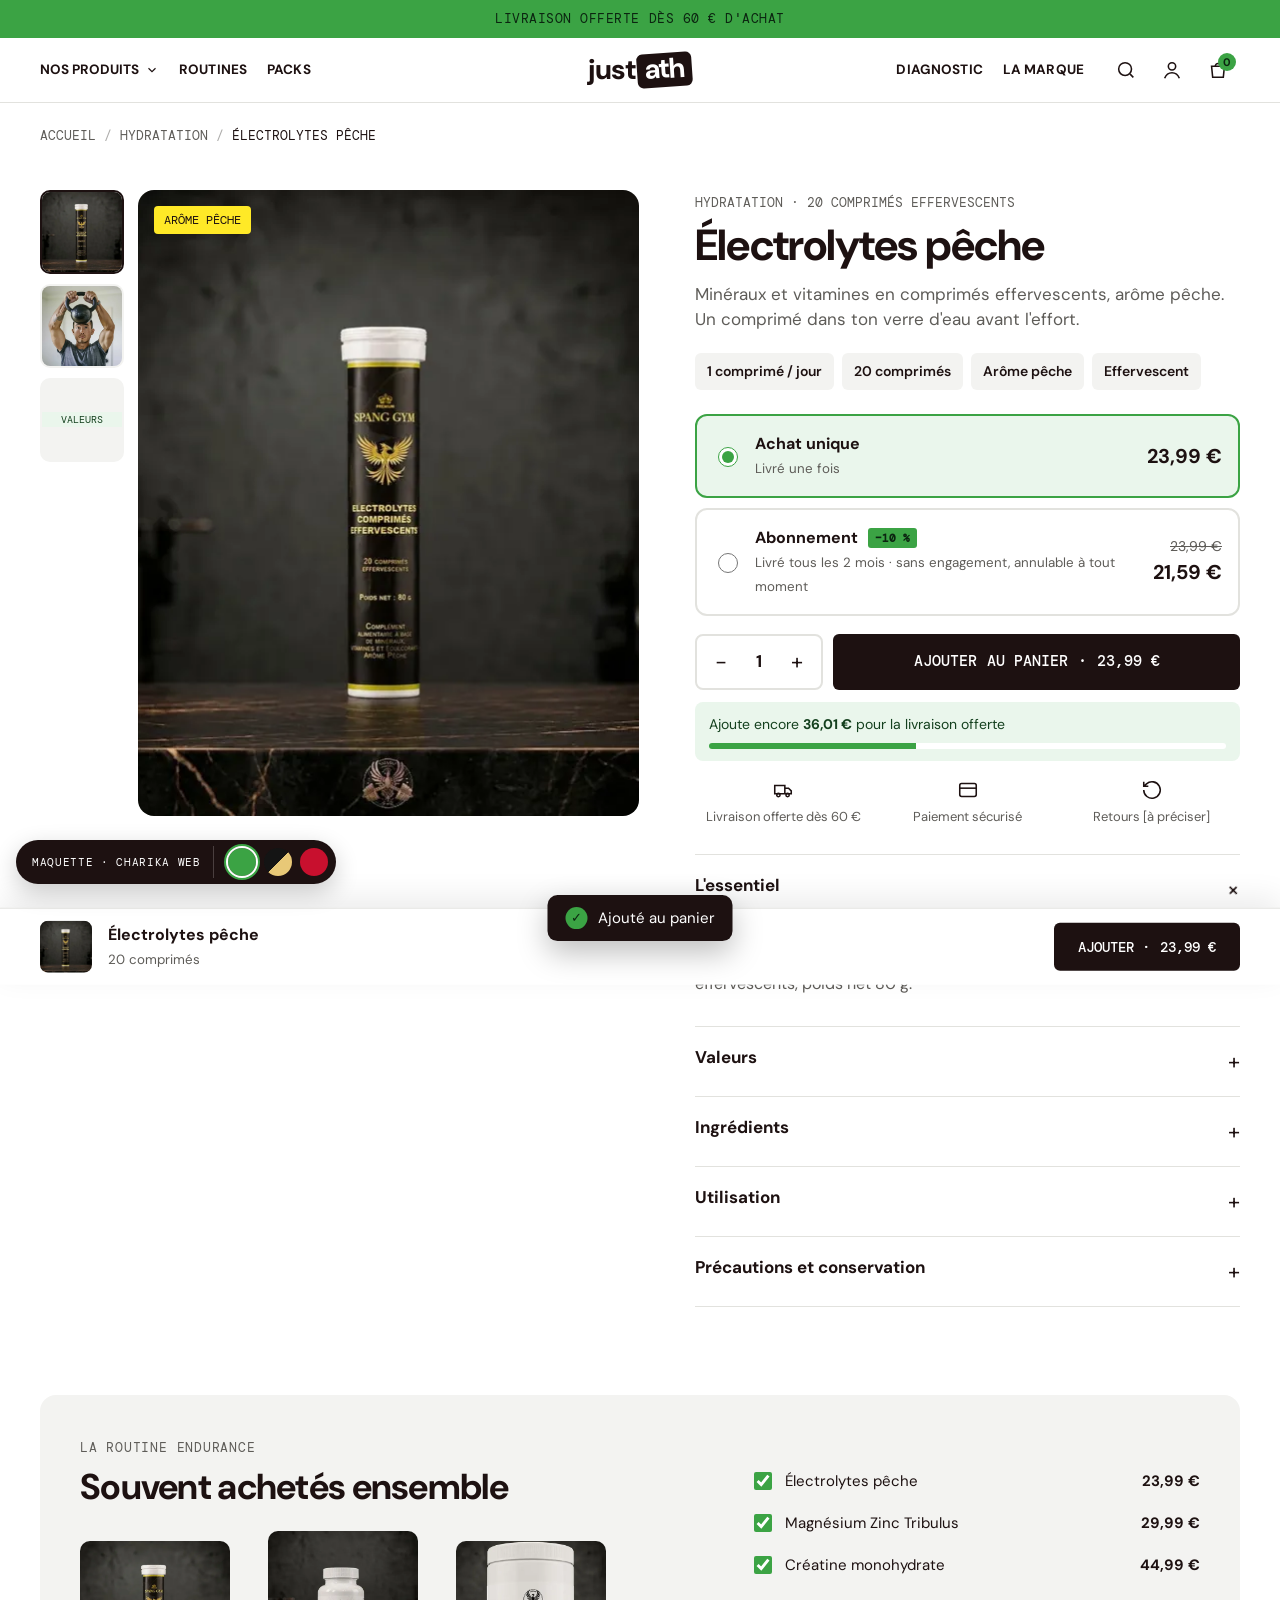
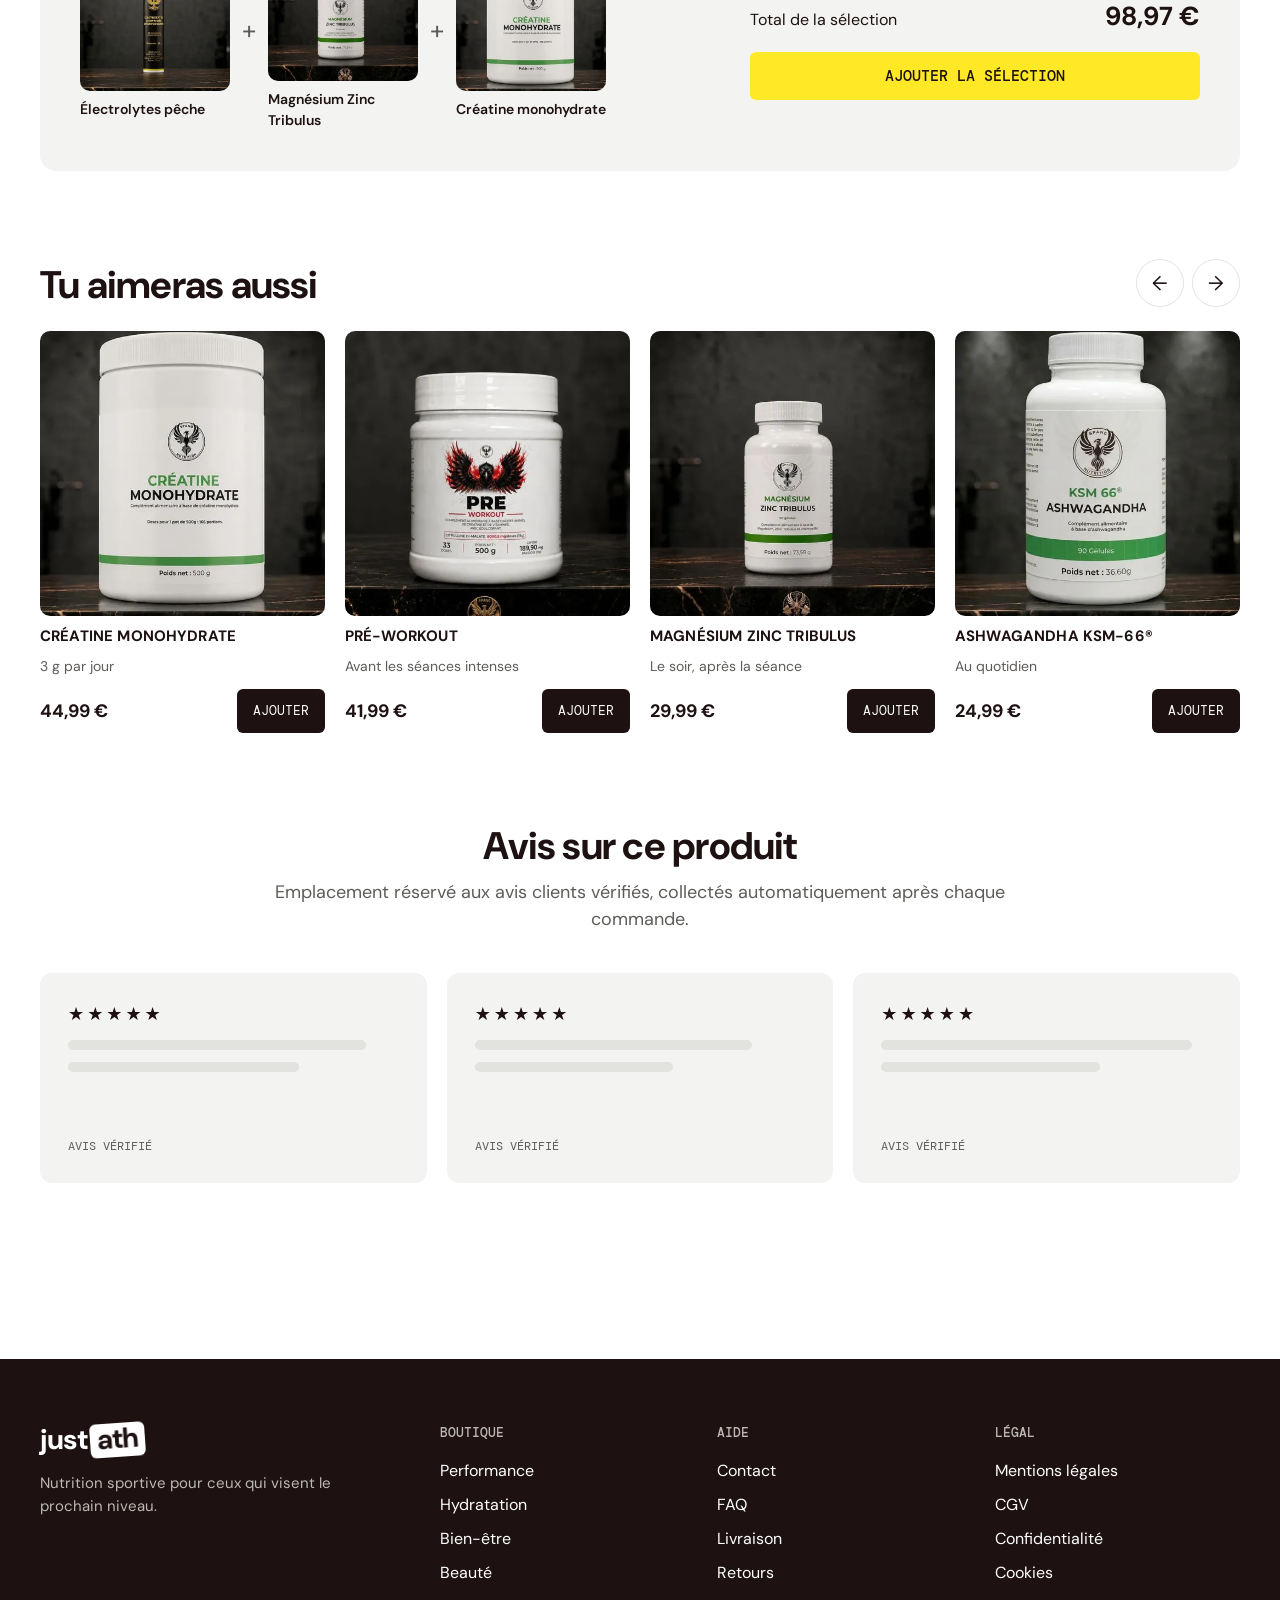
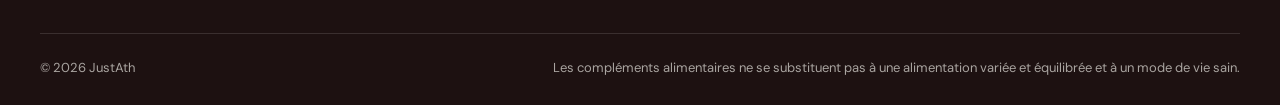
<file: justath/produit-electrolytes.html>
<!DOCTYPE html>
<html lang="fr">
<head>
<meta charset="utf-8">
<meta name="viewport" content="width=device-width, initial-scale=1">
<link rel="preconnect" href="https://fonts.googleapis.com">
<link rel="preconnect" href="https://fonts.gstatic.com" crossorigin>
<link href="https://fonts.googleapis.com/css2?family=DM+Mono:wght@400;500&family=DM+Sans:opsz,wght@9..40,400;9..40,500;9..40,600;9..40,700;9..40,800&display=swap" rel="stylesheet">
<style>

/* ===== Tokens (codes Mium Lab, couleurs JustAth) ===== */
:root{
  --green:#3BA344;      /* aplat signature (équivalent du bleu Mium) */
  --green-l:#EAF6EC;    /* fond doux */
  --deep:#14401E;       /* texte foncé sur fond doux */
  --on:#0B2410;         /* texte posé sur l'aplat */
  --yellow:#FFE927;     /* CTA promo */
  --ink:#1D1111;        /* texte principal */
  --muted:#5E5C58;
  --grey:#F3F3F1;       /* fonds de sections / cartes */
  --line:#E2E2DE;
  --white:#FFFFFF;
  --sans:"DM Sans",system-ui,sans-serif; --mono:"DM Mono",ui-monospace,monospace;
  --max:1360px;
}
*{box-sizing:border-box}
html{scroll-behavior:smooth}
body{margin:0;background:var(--white);color:var(--ink);font-family:var(--sans);font-size:16px;line-height:1.5;-webkit-font-smoothing:antialiased}
img{display:block;max-width:100%}
a{color:inherit;text-decoration:none}
button{font:inherit;color:inherit;cursor:pointer}
.wrap{max-width:var(--max);margin:0 auto;padding:0 40px}
.mono{font-family:var(--mono);text-transform:uppercase;letter-spacing:.06em}
h1,h2,h3{margin:0;font-weight:700;letter-spacing:-.02em;line-height:1.1}
.btn{display:inline-flex;align-items:center;justify-content:center;gap:10px;min-height:48px;padding:0 24px;border-radius:6px;border:0;font-weight:600;font-size:17px;transition:transform .15s ease,background .2s}
.btn:hover{transform:translateY(-1px)}
.btn-white{background:var(--white);color:var(--deep)}
.btn-yellow{background:var(--yellow);color:var(--ink);font-family:var(--mono);text-transform:uppercase;font-size:15px;font-weight:500}
.btn-dark{background:var(--ink);color:var(--white);font-family:var(--mono);text-transform:uppercase;font-size:14px;font-weight:500}

/* Badge maquette */
.mock-badge{position:fixed;left:16px;bottom:16px;z-index:60;background:var(--ink);color:#fff;padding:6px 6px 6px 16px;border-radius:999px;font-family:var(--mono);font-size:11px;letter-spacing:.06em;text-transform:uppercase;box-shadow:0 8px 24px rgba(0,0,0,.2);display:flex;align-items:center;gap:12px}
/* Sélecteur de couleurs */
.swatches{display:flex;gap:4px;padding-left:12px;border-left:1px solid #4A3F3F}
.swatches button{width:32px;height:32px;border-radius:50%;border:2px solid transparent;background:var(--c);background-clip:padding-box;padding:0;position:relative;transition:transform .15s}
.swatches button:hover{transform:scale(1.12)}
.swatches button[aria-pressed="true"]{border-color:#fff;box-shadow:0 0 0 2px var(--c)}
body,.announce,.marquee,.hero .block,.diag,.news,.statement,.ship,.loader{transition:background-color .4s ease,color .4s ease}

/* ===== Annonce + header ===== */
.announce{background:var(--green);color:var(--on);text-align:center;padding:10px 16px;font-family:var(--mono);font-size:13px;text-transform:uppercase;letter-spacing:.04em}
header{position:sticky;top:0;z-index:50;background:var(--white);border-bottom:1px solid var(--line)}
.nav{display:grid;grid-template-columns:1fr auto 1fr;align-items:center;height:64px;padding:0 40px;max-width:1512px;margin:0 auto}
.nav-l,.nav-r{display:flex;align-items:center;gap:20px;font-weight:700;font-size:13.5px;text-transform:uppercase;letter-spacing:.01em}
.nav-r{justify-content:flex-end}
.nav a:hover{color:var(--green)}
.logo{font-weight:800;font-size:28px;letter-spacing:-.04em;line-height:1;display:flex;align-items:center;gap:2px}
.logo b{background:var(--ink);color:#fff;padding:2px 7px 4px;border-radius:6px;transform:rotate(-4deg);display:inline-block}
.icons{display:flex;gap:2px}
.icon-btn{width:44px;height:44px;border:0;background:transparent;display:grid;place-items:center;position:relative;border-radius:50%}
.icon-btn:hover{background:var(--grey)}
.icon-btn svg{width:22px;height:22px;stroke:currentColor;fill:none;stroke-width:1.7}
.cart-count{position:absolute;top:5px;right:4px;min-width:18px;height:18px;border-radius:9px;background:var(--green);color:var(--on);font-size:11px;font-weight:700;display:grid;place-items:center;padding:0 4px}

/* ===== Hero split ===== */
.hero{display:grid;grid-template-columns:1fr 1fr;min-height:600px}
.hero .photo{position:relative;overflow:hidden}
.hero .photo img{width:100%;height:100%;object-fit:cover;object-position:center 30%}
.hero .block{background:var(--green);color:var(--on);display:flex;flex-direction:column;justify-content:center;padding:64px 80px;gap:20px}
.hero .rating{display:flex;align-items:center;gap:10px;font-size:14px}
.hero .rating .pill{background:rgba(255,255,255,.35);padding:4px 10px;border-radius:4px;font-family:var(--mono);font-size:12px;text-transform:uppercase}
.hero h1{font-size:clamp(36px,3.6vw,56px)}
.hero p{font-size:20px;margin:0;max-width:560px}
.hero .ctas{display:flex;gap:12px;flex-wrap:wrap;margin-top:8px}
.hero .btn-outline{background:transparent;color:var(--on);box-shadow:inset 0 0 0 2px var(--on)}

/* ===== Réassurance ===== */
.reassure{background:var(--grey)}
.reassure .row{display:grid;grid-template-columns:repeat(4,minmax(0,1fr));gap:24px;padding:40px 40px;max-width:var(--max);margin:0 auto;text-align:center}
.reassure svg{width:30px;height:30px;margin:0 auto 10px;stroke:var(--ink);fill:none;stroke-width:1.7}
.reassure h3{font-size:17px;font-weight:500;text-transform:uppercase;letter-spacing:0}
.reassure p{margin:4px 0 0;font-family:var(--mono);text-transform:uppercase;font-size:14px;color:var(--muted)}

/* ===== Bandeau défilant ===== */
.marquee{background:var(--green);color:var(--on);overflow:hidden}
.marquee-track{display:flex;width:max-content;animation:scroll 36s linear infinite}
.marquee-track span{display:flex;align-items:center;gap:12px;padding:14px 28px;font-weight:700;font-size:15px;text-transform:uppercase;white-space:nowrap}
.marquee-track svg{width:22px;height:22px;stroke:var(--on);fill:none;stroke-width:2}
@keyframes scroll{to{transform:translateX(-50%)}}
@media (prefers-reduced-motion:reduce){.marquee-track{animation:none}}

/* ===== Sections ===== */
section{padding:88px 0}
.title-c{text-align:center;max-width:780px;margin:0 auto 40px}
.title-c h2{font-size:clamp(30px,3vw,44px)}
.title-c p{color:var(--muted);font-size:18px;margin:12px 0 0}

/* Onglets catégories (style Mium) */
.tabs{display:flex;gap:6px;flex-wrap:wrap;margin-bottom:24px}
.tabs button{min-height:36px;padding:0 12px;border-radius:4px;border:0;background:var(--grey);color:var(--muted);font-family:var(--mono);font-size:13px;text-transform:uppercase;letter-spacing:.04em}
.tabs button[aria-pressed="true"]{background:var(--green);color:var(--on)}

/* Cartes produits */
.grid{display:grid;grid-template-columns:repeat(4,minmax(0,1fr));gap:20px}
.card{display:flex;flex-direction:column;gap:12px}
.card[hidden]{display:none}
.card .media{position:relative;border-radius:10px;overflow:hidden;aspect-ratio:1/1;background:var(--grey)}
.card .media img{width:100%;height:100%;object-fit:cover;transition:transform .5s ease}
.card:hover .media img{transform:scale(1.04)}
.card .badge{position:absolute;top:12px;left:12px;background:var(--yellow);color:var(--ink);font-family:var(--mono);font-size:11px;text-transform:uppercase;padding:4px 8px;border-radius:3px}
.card .badge.g{background:var(--green);color:var(--on)}
.card .stars{font-size:13px;color:var(--muted);display:flex;gap:6px;align-items:center}
.card .stars span{color:var(--ink);letter-spacing:2px}
.card h3{font-size:15px;font-weight:700;text-transform:uppercase;letter-spacing:.01em}
.card .claim{color:var(--muted);font-size:14px;margin:0;flex:1}
.card .foot{display:flex;justify-content:space-between;align-items:center;gap:12px}
.card .price{font-weight:700;font-size:18px}
.add{min-height:44px;padding:0 16px;border-radius:6px;border:0;background:var(--ink);color:#fff;font-family:var(--mono);font-size:13px;text-transform:uppercase}
.add:hover{background:var(--green);color:var(--on)}
.note{color:var(--muted);font-size:12.5px;margin-top:28px}

/* Bloc manifeste centré */
.statement{background:var(--green-l)}
.statement .in{max-width:900px;margin:0 auto;text-align:center}
.statement h2{font-size:clamp(34px,4vw,58px);color:var(--deep)}
.statement p{font-size:19px;color:var(--deep);margin:18px auto 0;max-width:640px}

/* Diagnostic */
.diag{display:grid;grid-template-columns:1fr 1fr;border-radius:16px;overflow:hidden;background:var(--green)}
.diag .left{padding:56px;color:var(--on);display:flex;flex-direction:column;gap:18px}
.diag h2{font-size:clamp(30px,3vw,44px)}
.diag .q{font-weight:600;font-size:18px;margin-top:8px}
.diag .opts{display:grid;grid-template-columns:1fr 1fr;gap:10px}
.diag .opts button{min-height:56px;border-radius:8px;border:2px solid var(--on);background:transparent;color:var(--on);font-weight:600;font-size:16px;text-align:left;padding:0 16px}
.diag .opts button[aria-pressed="true"]{background:var(--on);color:var(--green)}
.diag .right{background:var(--white);padding:40px;display:flex;flex-direction:column;justify-content:center;gap:16px;margin:16px;border-radius:12px}
.diag .right .duo{display:grid;grid-template-columns:1fr 1fr;gap:10px}
.diag .right .duo img{border-radius:8px;aspect-ratio:1/1;object-fit:cover}
.diag .right h3{font-size:24px}
.diag .right p{margin:0;color:var(--muted)}
.diag .right .row{display:flex;justify-content:space-between;align-items:center;gap:12px;flex-wrap:wrap}
.diag .right .total{font-weight:700;font-size:22px}

/* Routines */
.routines{display:grid;grid-template-columns:repeat(3,minmax(0,1fr));gap:20px}
.routine{border-radius:12px;overflow:hidden;background:var(--grey);display:flex;flex-direction:column}
.routine .duo{display:grid;grid-template-columns:1fr 1fr}
.routine .duo img{aspect-ratio:1/1;object-fit:cover}
.routine .txt{padding:24px;display:flex;flex-direction:column;gap:10px;flex:1}
.routine .lbl{font-family:var(--mono);font-size:12px;text-transform:uppercase;background:var(--green);color:var(--on);align-self:flex-start;padding:4px 8px;border-radius:3px}
.routine h3{font-size:24px}
.routine p{margin:0;color:var(--muted);flex:1}
.routine .row{display:flex;justify-content:space-between;align-items:center;margin-top:8px}
.routine .total{font-weight:700;font-size:20px}

/* Transparence */
.split{display:grid;grid-template-columns:1fr 1fr;gap:56px;align-items:center}
.split img{border-radius:16px;width:100%;aspect-ratio:4/5;object-fit:cover}
.split h2{font-size:clamp(30px,3vw,44px)}
.split ul{list-style:none;padding:0;margin:28px 0 32px;display:grid;gap:18px}
.split li{display:flex;gap:16px;align-items:flex-start}
.split li .ic{flex:none;width:44px;height:44px;border-radius:50%;background:var(--green-l);display:grid;place-items:center}
.split li .ic svg{width:22px;height:22px;stroke:var(--deep);fill:none;stroke-width:1.8}
.split li b{display:block;font-size:17px}
.split li span{color:var(--muted)}

/* Avis (emplacement) */
.reviews{display:grid;grid-template-columns:repeat(3,minmax(0,1fr));gap:20px}
.review{background:var(--grey);border-radius:12px;padding:28px;display:flex;flex-direction:column;gap:12px;min-height:210px}
.review .stars{letter-spacing:3px;font-size:18px}
.review .line{height:10px;border-radius:5px;background:#E2E2DE}
.review .who{margin-top:auto;font-family:var(--mono);font-size:12px;text-transform:uppercase;color:var(--muted)}

/* FAQ */
.faq{max-width:900px;margin:0 auto}
.faq details{border-bottom:1px solid var(--line)}
.faq summary{list-style:none;cursor:pointer;padding:22px 0;display:flex;justify-content:space-between;align-items:center;gap:24px;font-weight:700;font-size:19px}
.faq summary::-webkit-details-marker{display:none}
.faq summary::after{content:"+";font-size:26px;font-weight:400;transition:transform .2s}
.faq details[open] summary::after{transform:rotate(45deg)}
.faq details p{margin:0 0 22px;color:var(--muted);font-size:17px}

/* Newsletter + footer */
.news{background:var(--green);color:var(--on);border-radius:16px;padding:56px;display:grid;grid-template-columns:1fr 1fr;gap:32px;align-items:center}
.news h2{font-size:clamp(28px,3vw,40px)}
.news p{margin:10px 0 0}
.news form{display:flex;gap:8px;flex-wrap:wrap}
.news label{position:absolute;left:-9999px}
.news input{flex:1;min-width:220px;min-height:52px;border-radius:6px;border:0;padding:0 18px;font:inherit;color:var(--ink)}
.news .ok{width:100%;font-family:var(--mono);font-size:13px;text-transform:uppercase;margin:4px 0 0}
footer{background:var(--ink);color:#fff;margin-top:88px;padding:64px 0 28px}
.foot-grid{display:grid;grid-template-columns:1.5fr repeat(3,minmax(0,1fr));gap:32px}
footer .logo b{background:#fff;color:var(--ink)}
footer p{color:#BDB9B5;font-size:15px;max-width:320px}
footer h4{font-family:var(--mono);font-size:13px;text-transform:uppercase;font-weight:500;color:#BDB9B5;margin:0 0 16px}
footer ul{list-style:none;margin:0;padding:0;display:grid;gap:10px}
footer a:hover{color:var(--green)}
.legal{display:flex;justify-content:space-between;flex-wrap:wrap;gap:12px;margin-top:48px;padding-top:24px;border-top:1px solid #3A2F2F;color:#A9A4A0;font-size:13px}

/* ===== Méga-menu ===== */
.has-mega{position:static}
.mega-btn{background:none;border:0;font-weight:700;font-size:13.5px;text-transform:uppercase;padding:0;min-height:44px;display:flex;align-items:center;gap:6px}
.mega-btn svg{width:14px;height:14px;stroke:currentColor;fill:none;stroke-width:2;transition:transform .2s}
.mega-btn[aria-expanded="true"] svg{transform:rotate(180deg)}
.mega{position:absolute;left:0;right:0;top:100%;background:var(--white);border-top:1px solid var(--line);border-bottom:1px solid var(--line);box-shadow:0 20px 40px rgba(0,0,0,.08);display:none}
.mega.open{display:block}
.mega-in{max-width:var(--max);margin:0 auto;padding:32px 40px;display:grid;grid-template-columns:220px 1fr;gap:40px}
.mega-cats{display:grid;gap:4px;align-content:start}
.mega-cats a{padding:10px 12px;border-radius:6px;font-weight:600;text-transform:none;font-size:16px}
.mega-cats a:hover{background:var(--grey);color:var(--ink)}
.mega-cats .all{background:var(--green);color:var(--on);margin-top:8px}
.mega-prods{display:grid;grid-template-columns:repeat(4,minmax(0,1fr));gap:16px}
.mega-prods a{display:grid;gap:8px;font-size:14px;font-weight:600;text-transform:none}
.mega-prods img{border-radius:8px;aspect-ratio:1/1;object-fit:cover}
.mega-prods span{color:var(--muted);font-weight:500}

/* ===== Menu mobile ===== */
.burger{display:none}
.drawer{position:fixed;inset:0;z-index:80;display:none}
.drawer.open{display:block}
.drawer .scrim{position:absolute;inset:0;background:rgba(29,17,17,.45);border:0;width:100%}
.drawer .panel{position:absolute;top:0;left:0;bottom:0;width:min(88vw,380px);background:var(--white);padding:20px;overflow-y:auto;display:flex;flex-direction:column;gap:6px}
.drawer .panel .top{display:flex;justify-content:space-between;align-items:center;margin-bottom:12px}
.drawer .panel a{padding:14px 8px;border-bottom:1px solid var(--line);font-weight:700;text-transform:uppercase;font-size:15px}
.drawer .panel .sub{padding-left:20px;text-transform:none;font-weight:500;color:var(--muted)}
.drawer .panel .btn{margin-top:16px;border-bottom:0}

/* ===== Quiz diagnostic (modale) ===== */
.quiz{position:fixed;inset:0;z-index:90;display:none;place-items:center;padding:20px}
.quiz.open{display:grid}
.quiz .scrim{position:absolute;inset:0;background:rgba(29,17,17,.5);border:0;width:100%}
.quiz .box{position:relative;background:var(--white);width:min(720px,100%);max-height:92vh;overflow-y:auto;border-radius:16px;padding:40px}
.quiz .close{position:absolute;top:12px;right:12px}
.quiz .bar{height:6px;border-radius:3px;background:var(--grey);margin:18px 0 28px;overflow:hidden}
.quiz .bar i{display:block;height:100%;background:var(--green);transition:width .3s}
.quiz h2{font-size:clamp(24px,3vw,34px);margin-bottom:20px}
.quiz .choices{display:grid;grid-template-columns:1fr 1fr;gap:10px}
.quiz .choices button{min-height:64px;border-radius:10px;border:2px solid var(--line);background:var(--white);font-weight:600;font-size:16px;text-align:left;padding:12px 16px;transition:border-color .15s,background .15s}
.quiz .choices button:hover{border-color:var(--green);background:var(--green-l)}
.quiz .back{background:none;border:0;color:var(--muted);font-family:var(--mono);font-size:13px;text-transform:uppercase;margin-top:20px;min-height:44px;padding:0}
.quiz .res-items{display:grid;gap:12px;margin:8px 0 20px}
.quiz .res-item{display:grid;grid-template-columns:72px 1fr auto;gap:14px;align-items:center;background:var(--grey);border-radius:10px;padding:10px}
.quiz .res-item img{border-radius:8px;aspect-ratio:1/1;object-fit:cover}
.quiz .res-item b{display:block}
.quiz .res-item small{color:var(--muted)}
.quiz .why{background:var(--green-l);color:var(--deep);border-radius:10px;padding:14px 16px;margin-bottom:20px}
.quiz .res-foot{display:flex;justify-content:space-between;align-items:center;gap:12px;flex-wrap:wrap}
.quiz .res-foot .total{font-weight:700;font-size:24px}

/* ===== Loader ===== */
.loader{position:fixed;inset:0;z-index:200;background:var(--green);display:grid;place-items:center;transition:transform .7s cubic-bezier(.77,0,.18,1)}
.loader.done{transform:translateY(-100%)}
.loader .logo{font-size:56px;color:var(--on);animation:pop 1s ease both}
.loader .logo b{background:var(--on);color:var(--green)}
.loader .load-bar{position:absolute;bottom:0;left:0;height:4px;background:var(--on);animation:load 1.1s ease forwards}
@keyframes pop{0%{opacity:0;transform:scale(.8) rotate(-4deg)}60%{opacity:1;transform:scale(1.06)}100%{transform:scale(1)}}
@keyframes load{from{width:0}to{width:100%}}

/* Barre de progression de lecture */
.progress{position:fixed;top:0;left:0;right:0;height:3px;z-index:70;background:var(--green);transform-origin:left;transform:scaleX(0)}

/* Annonce rotative */
.announce{position:relative;height:38px;overflow:hidden;padding:0}
.announce span{position:absolute;inset:0;display:grid;place-items:center;opacity:0;transform:translateY(100%);transition:opacity .5s,transform .5s}
.announce span.on{opacity:1;transform:none}

/* Apparition au scroll */
.reveal{opacity:0;transform:translateY(28px);transition:opacity .7s ease,transform .7s cubic-bezier(.2,.7,.2,1)}
.reveal.in{opacity:1;transform:none}
.hero .block > *{opacity:0;transform:translateY(20px);animation:up .8s cubic-bezier(.2,.7,.2,1) forwards}
.hero .block > *:nth-child(2){animation-delay:.1s}.hero .block > *:nth-child(3){animation-delay:.2s}.hero .block > *:nth-child(4){animation-delay:.3s}
.hero .photo img{animation:zoom 1.6s ease both}
body.loading .hero .block > *, body.loading .hero .photo img{animation-play-state:paused}
@keyframes up{to{opacity:1;transform:none}}
@keyframes zoom{from{transform:scale(1.12)}to{transform:scale(1)}}

/* Skeleton images */
.card .media,.routine .duo,.mega-prods a{background:linear-gradient(100deg,var(--grey) 30%,#ECECE8 50%,var(--grey) 70%);background-size:300% 100%;animation:shimmer 1.4s linear infinite}
@keyframes shimmer{to{background-position:-150% 0}}
img.lz{opacity:0;transition:opacity .6s ease}
img.lz.ok{opacity:1}

/* Fil d'Ariane */
.crumbs{display:flex;flex-wrap:wrap;align-items:center;gap:8px;font-family:var(--mono);font-size:12.5px;text-transform:uppercase;color:var(--muted);margin-bottom:20px}
.crumbs a:hover{color:var(--ink)}
.crumbs [aria-current]{color:var(--ink)}
.crumbs .sep{opacity:.5}

/* Retour en haut */
.totop{position:fixed;right:20px;bottom:20px;z-index:60;width:56px;height:56px;border-radius:50%;border:0;background:var(--ink);color:#fff;display:grid;place-items:center;opacity:0;transform:translateY(16px) scale(.9);pointer-events:none;transition:opacity .3s,transform .3s}
.totop.show{opacity:1;transform:none;pointer-events:auto}
.totop:hover{background:var(--deep)}
.totop svg.ring{position:absolute;inset:0;width:56px;height:56px;transform:rotate(-90deg)}
.totop svg.ring circle{fill:none;stroke:var(--green);stroke-width:3;stroke-dasharray:163.4;stroke-dashoffset:163.4;stroke-linecap:round}
.totop svg.arrow{width:20px;height:20px;stroke:currentColor;fill:none;stroke-width:2.2}

/* Panier latéral */
.cart{position:fixed;inset:0;z-index:95;pointer-events:none}
.cart .scrim{position:absolute;inset:0;width:100%;border:0;background:rgba(29,17,17,.45);opacity:0;transition:opacity .3s}
.cart .panel{position:absolute;top:0;right:0;bottom:0;width:min(92vw,420px);background:var(--white);transform:translateX(100%);transition:transform .45s cubic-bezier(.2,.7,.2,1);display:flex;flex-direction:column}
.cart.open{pointer-events:auto}
.cart.open .scrim{opacity:1}
.cart.open .panel{transform:none}
.cart .head{display:flex;justify-content:space-between;align-items:center;padding:16px 20px;border-bottom:1px solid var(--line)}
.cart .head h2{font-size:22px}
.ship{padding:16px 20px;background:var(--green-l);color:var(--deep);font-size:14.5px}
.ship .track{height:8px;border-radius:4px;background:#fff;margin-top:10px;overflow:hidden}
.ship .track i{display:block;height:100%;background:var(--green);border-radius:4px;transition:width .5s ease}
.cart .items{flex:1;overflow-y:auto;padding:12px 20px;display:grid;gap:12px;align-content:start}
.cart .empty{color:var(--muted);text-align:center;padding:48px 0}
.ci{display:grid;grid-template-columns:72px 1fr auto;gap:12px;align-items:center;animation:up .35s ease both}
.ci img{border-radius:8px;aspect-ratio:1/1;object-fit:cover}
.ci b{display:block;font-size:15px}
.qty{display:inline-flex;align-items:center;border:1px solid var(--line);border-radius:6px;margin-top:6px}
.qty button{width:36px;height:36px;border:0;background:none;font-size:18px}
.qty span{min-width:24px;text-align:center;font-weight:600}
.cart .foot{border-top:1px solid var(--line);padding:16px 20px;display:grid;gap:12px}
.cart .foot .tot{display:flex;justify-content:space-between;font-weight:700;font-size:20px}
.cart .foot .btn{width:100%}
.cart .upsell{display:flex;gap:10px;align-items:center;background:var(--grey);border-radius:10px;padding:10px;font-size:14px}
.cart .upsell img{width:52px;border-radius:6px}
.cart .upsell button{margin-left:auto;min-height:36px;padding:0 12px;border-radius:6px;border:0;background:var(--ink);color:#fff;font-family:var(--mono);font-size:12px;text-transform:uppercase}
.cart-count.bump{animation:bump .5s ease}
@keyframes bump{40%{transform:scale(1.5)}}

/* Animation vers le panier */
.fly{position:fixed;z-index:120;width:64px;height:64px;border-radius:50%;object-fit:cover;pointer-events:none;box-shadow:0 8px 20px rgba(0,0,0,.25);transition:transform .75s cubic-bezier(.5,-.3,.6,1),opacity .75s}

/* Toast */
.toast{position:fixed;left:50%;bottom:24px;z-index:110;transform:translate(-50%,140%);background:var(--ink);color:#fff;padding:12px 18px;border-radius:10px;display:flex;align-items:center;gap:10px;font-size:15px;transition:transform .4s cubic-bezier(.2,.7,.2,1);box-shadow:0 12px 30px rgba(0,0,0,.25)}
.toast.show{transform:translate(-50%,0)}
.toast i{width:22px;height:22px;border-radius:50%;background:var(--green);display:grid;place-items:center;font-style:normal;color:var(--on);font-size:13px;font-weight:700}

@media (prefers-reduced-motion:reduce){
  *,*::before,*::after{animation-duration:.01ms!important;animation-iteration-count:1!important;transition-duration:.01ms!important}
  .reveal{opacity:1;transform:none}
}

/* ===== Scroll story : le pot qui s'ouvre ===== */
.scrolly{height:280vh;background:var(--green);color:var(--on);position:relative}
.scrolly .stage{position:sticky;top:64px;height:calc(100vh - 64px);min-height:560px;overflow:hidden;display:grid;grid-template-columns:1fr 1fr;align-items:center;max-width:var(--max);margin:0 auto;padding:0 40px;gap:40px}
.scrolly .glow{position:absolute;left:50%;top:50%;width:70vmin;height:70vmin;border-radius:50%;background:radial-gradient(circle,rgba(255,255,255,.28),transparent 65%);transform:translate(-10%,-50%) scale(var(--gs,.6));pointer-events:none}
.steps{position:relative;height:260px}
.step{position:absolute;inset:0;display:flex;flex-direction:column;justify-content:center;gap:14px;opacity:0;transform:translateY(30px);transition:opacity .5s ease,transform .5s ease}
.step.on{opacity:1;transform:none}
.step .k{font-family:var(--mono);font-size:13px;text-transform:uppercase;letter-spacing:.08em;opacity:.8}
.step h2{font-size:clamp(40px,5.4vw,84px);font-weight:800;letter-spacing:-.03em;line-height:.95}
.step p{font-size:19px;max-width:440px;margin:0;opacity:.9}
.dots{display:flex;gap:8px;margin-top:24px}
.dots i{width:28px;height:4px;border-radius:2px;background:currentColor;opacity:.25;transition:opacity .3s,width .3s}
.dots i.on{opacity:1;width:48px}
.jar-wrap{position:relative;height:100%;display:grid;place-items:center}
.jar{width:min(360px,70%);overflow:visible;filter:drop-shadow(0 40px 50px rgba(0,0,0,.35));transform:translateY(var(--jy,0px)) rotate(var(--jr,0deg))}
#lid{transform-box:fill-box;transform-origin:92% 100%}
.particles{position:absolute;inset:0;pointer-events:none}
.particles span{position:absolute;left:50%;top:50%;border-radius:50%;background:#fff;opacity:0;will-change:transform,opacity}
.particles span.cap{border-radius:999px;background:linear-gradient(90deg,#fff 50%,var(--on) 50%)}
.scroll-hint{position:absolute;bottom:24px;left:50%;transform:translateX(-50%);font-family:var(--mono);font-size:12px;text-transform:uppercase;letter-spacing:.1em;display:flex;align-items:center;gap:8px;opacity:var(--ho,1)}
.scroll-hint i{width:2px;height:28px;background:currentColor;animation:hint 1.6s ease-in-out infinite;transform-origin:top}
@keyframes hint{0%{transform:scaleY(0)}50%{transform:scaleY(1)}100%{transform:scaleY(0);transform-origin:bottom}}
@media (max-width:900px){
  .scrolly .stage{grid-template-columns:1fr;grid-template-rows:auto 1fr;padding:24px 20px;gap:0}
  .steps{height:200px}
  .step h2{font-size:40px}
  .step p{font-size:16px}
  .jar{width:min(240px,60%)}
}

/* ===== Responsive ===== */
@media (max-width:1100px){
  .nav-l > a,.nav-l .has-mega,.nav-r > a{display:none}
  .burger{display:grid}
  .hero,.diag,.split,.news{grid-template-columns:1fr}
  .hero .photo{height:380px}
  .hero .block{padding:48px 32px}
  .grid{grid-template-columns:repeat(2,minmax(0,1fr))}
  .routines,.reviews{grid-template-columns:1fr}
  .reassure .row{grid-template-columns:repeat(2,minmax(0,1fr))}
  .foot-grid{grid-template-columns:1fr 1fr}
}
@media (max-width:600px){
  .wrap,.nav{padding:0 18px}
  section{padding:64px 0}
  .grid{gap:12px}
  .card .foot{flex-direction:column;align-items:stretch}
  .diag .left,.news{padding:32px 24px}
  .diag .opts{grid-template-columns:1fr}
  .reassure .row{padding:32px 18px}
}

/* ===== Fiche produit ===== */
.pdp{display:grid;grid-template-columns:1.1fr 1fr;gap:56px;padding:24px 0 88px;align-items:start}
.gallery{position:sticky;top:88px;display:grid;grid-template-columns:84px 1fr;gap:14px}
.thumbs{display:grid;gap:10px;align-content:start}
.thumbs button{border:2px solid transparent;border-radius:10px;padding:0;overflow:hidden;background:var(--grey);aspect-ratio:1/1}
.thumbs button[aria-pressed="true"]{border-color:var(--ink)}
.thumbs img{width:100%;height:100%;object-fit:cover}
.thumbs .nut-thumb{display:grid;place-items:center;font-family:var(--mono);font-size:10px;text-transform:uppercase;color:var(--deep);background:var(--green-l)}
.main-media{position:relative;border-radius:16px;overflow:hidden;background:var(--grey);aspect-ratio:4/5}
.main-media img{width:100%;height:100%;object-fit:cover;transition:opacity .35s ease,transform .6s ease}
.main-media:hover img{transform:scale(1.06)}
.main-media .badge{position:absolute;top:16px;left:16px;background:var(--yellow);font-family:var(--mono);font-size:12px;text-transform:uppercase;padding:5px 10px;border-radius:4px}
.nut-panel{position:absolute;inset:0;background:var(--green-l);color:var(--deep);padding:40px;display:none;flex-direction:column;justify-content:center;gap:16px}
.nut-panel.on{display:flex}
.nut-panel table{width:100%;border-collapse:collapse;font-size:16px}
.nut-panel th,.nut-panel td{text-align:left;padding:12px 0;border-bottom:1px solid rgba(0,0,0,.12)}
.nut-panel td:last-child,.nut-panel th:last-child{text-align:right}

.info .kicker{font-family:var(--mono);font-size:13px;text-transform:uppercase;color:var(--muted)}
.info h1{font-size:clamp(32px,3.4vw,48px);margin:8px 0 12px}
.info .sub{color:var(--muted);font-size:17px;margin:0 0 20px}
.chips{display:flex;flex-wrap:wrap;gap:8px;margin-bottom:24px}
.chips span{background:var(--grey);padding:8px 12px;border-radius:6px;font-size:14px;font-weight:600}
.buy{display:grid;gap:10px;margin-bottom:18px}
.opt{display:grid;grid-template-columns:auto 1fr auto;gap:14px;align-items:center;border:2px solid var(--line);border-radius:12px;padding:16px;cursor:pointer;transition:border-color .2s,background .2s}
.opt:has(input:checked){border-color:var(--green);background:var(--green-l)}
.opt input{width:20px;height:20px;accent-color:var(--green)}
.opt b{display:block;font-size:16px}
.opt small{color:var(--muted)}
.opt .pr{font-weight:700;font-size:20px;text-align:right}
.opt .pr s{display:block;font-weight:400;font-size:14px;color:var(--muted)}
.opt .save{background:var(--green);color:var(--on);font-family:var(--mono);font-size:11px;text-transform:uppercase;padding:3px 7px;border-radius:3px;margin-left:6px;vertical-align:middle}
.cta-row{display:flex;gap:10px;margin:18px 0 12px}
.qty-big{display:flex;align-items:center;border:2px solid var(--line);border-radius:8px}
.qty-big button{width:48px;height:52px;border:0;background:none;font-size:22px}
.qty-big span{min-width:28px;text-align:center;font-weight:700;font-size:17px}
.cta-row .btn{flex:1;min-height:56px;font-size:15px}
.mini-ship{font-size:14px;color:var(--deep);background:var(--green-l);border-radius:8px;padding:12px 14px}
.mini-ship .track{height:6px;border-radius:3px;background:#fff;margin-top:8px;overflow:hidden}
.mini-ship .track i{display:block;height:100%;background:var(--green);transition:width .4s}
.trust{display:grid;grid-template-columns:repeat(3,1fr);gap:8px;margin:18px 0 28px;text-align:center;font-size:13px;color:var(--muted)}
.trust svg{width:22px;height:22px;stroke:var(--ink);fill:none;stroke-width:1.7;margin:0 auto 6px;display:block}
.acc details{border-top:1px solid var(--line)}
.acc details:last-child{border-bottom:1px solid var(--line)}
.acc summary{list-style:none;cursor:pointer;padding:18px 0;font-weight:700;font-size:17px;display:flex;justify-content:space-between}
.acc summary::-webkit-details-marker{display:none}
.acc summary::after{content:"+";font-size:22px;font-weight:400;transition:transform .2s}
.acc details[open] summary::after{transform:rotate(45deg)}
.acc .in{padding:0 0 20px;color:var(--muted)}
.acc .in p{margin:0 0 10px}
.acc table{width:100%;border-collapse:collapse;font-size:15px;color:var(--ink)}
.acc th,.acc td{text-align:left;padding:10px 0;border-bottom:1px solid var(--line)}
.acc td:last-child,.acc th:last-child{text-align:right}
.claim-note{font-size:12.5px;color:var(--muted);margin-top:16px}

/* Souvent achetés ensemble */
.fbt{background:var(--grey);border-radius:16px;padding:40px;display:grid;grid-template-columns:1.4fr 1fr;gap:40px;align-items:center}
.fbt-items{display:flex;align-items:center;gap:12px;flex-wrap:wrap}
.fbt-item{width:150px;display:grid;gap:8px;font-size:14px;font-weight:600;transition:opacity .25s}
.fbt-item.off{opacity:.35}
.fbt-item img{border-radius:10px;aspect-ratio:1/1;object-fit:cover}
.fbt-plus{font-size:26px;color:var(--muted)}
.fbt-list{display:grid;gap:10px}
.fbt-list label{display:flex;gap:10px;align-items:center;font-size:15px;min-height:32px}
.fbt-list input{width:18px;height:18px;accent-color:var(--green)}
.fbt-list .p{margin-left:auto;font-weight:700}
.fbt-total{display:flex;justify-content:space-between;align-items:baseline;margin:16px 0;font-size:16px}
.fbt-total b{font-size:26px}

/* Carrousel "Tu aimeras aussi" */
.rail-head{display:flex;justify-content:space-between;align-items:end;margin-bottom:24px;gap:16px}
.rail-head h2{font-size:clamp(28px,3vw,40px)}
.rail-nav{display:flex;gap:8px}
.rail-nav button{width:48px;height:48px;border-radius:50%;border:1px solid var(--line);background:#fff;font-size:20px}
.rail{display:grid;grid-auto-flow:column;grid-auto-columns:calc((100% - 60px)/4);gap:20px;overflow-x:auto;scroll-snap-type:x mandatory;scrollbar-width:none;padding-bottom:4px}
.rail::-webkit-scrollbar{display:none}
.rail .card{scroll-snap-align:start}

/* Barre d'achat collante */
.sticky-buy{position:fixed;left:0;right:0;bottom:0;z-index:55;background:#fff;border-top:1px solid var(--line);box-shadow:0 -10px 30px rgba(0,0,0,.08);transform:translateY(110%);transition:transform .35s cubic-bezier(.2,.7,.2,1)}
.sticky-buy.show{transform:none}
.sticky-buy .in{max-width:var(--max);margin:0 auto;padding:12px 40px;display:flex;align-items:center;gap:16px}
.sticky-buy img{width:52px;height:52px;border-radius:8px;object-fit:cover}
.sticky-buy b{display:block}
.sticky-buy small{color:var(--muted)}
.sticky-buy .btn{margin-left:auto}
body.has-sticky .totop{bottom:96px}
body.has-sticky .mock-badge{bottom:96px}

@media (max-width:1000px){
  .pdp{grid-template-columns:1fr;gap:28px}
  .gallery{position:static;grid-template-columns:1fr}
  .thumbs{grid-auto-flow:column;grid-template-columns:repeat(3,72px);order:2}
  .fbt{grid-template-columns:1fr;padding:24px}
  .rail{grid-auto-columns:70%}
  .sticky-buy .in{padding:10px 18px}
  .sticky-buy .txt{display:none}
}

/* ===== Ajustements mobile ===== */
body:has(.quiz.open) .mock-badge,body:has(.cart.open) .mock-badge,body:has(.drawer.open) .mock-badge,
body:has(.quiz.open) .totop,body:has(.cart.open) .totop,body:has(.drawer.open) .totop,
body:has(.cart.open) .sticky-buy,body:has(.drawer.open) .sticky-buy{display:none}
@media (max-width:600px){
  .announce{height:34px;font-size:11px}
  .announce span{padding:0 12px;text-align:center}
  .nav{height:58px}
  .logo{font-size:24px}
  .hero .photo{height:250px}
  .hero .block{padding:32px 20px 36px;gap:14px}
  .hero h1{font-size:30px}
  .hero p{font-size:16px}
  .hero .ctas{flex-direction:column}
  .hero .ctas .btn{width:100%}
  .reassure h3{font-size:14px}
  .reassure p{font-size:12px}
  .tabs{flex-wrap:nowrap;overflow-x:auto;margin-right:-18px;padding-right:18px;scrollbar-width:none}
  .tabs::-webkit-scrollbar{display:none}
  .tabs button{flex:none}
  .card .claim{display:-webkit-box;-webkit-line-clamp:3;-webkit-box-orient:vertical;overflow:hidden;flex:none;min-height:4.5em;font-size:13px}
  .card h3{font-size:14px;min-height:2.3em}
  .statement h2{font-size:30px}
  .statement p{font-size:16px}
  .diag .btn{width:100%;font-size:15px}
  .diag .opts{grid-template-columns:1fr 1fr}
  .diag .opts button{font-size:14px;min-height:52px;padding:0 12px}
  .diag .right{padding:20px;margin:10px}
  .routine h3{font-size:21px}
  .split{gap:28px}
  .split h2,.title-c h2{font-size:28px}
  .faq summary{font-size:16px}
  .news h2{font-size:26px}
  .quiz{padding:12px}
  .quiz .box{padding:28px 18px 20px}
  .quiz .choices button{font-size:15px;min-height:56px;padding:10px 12px}
  .quiz .res-item{grid-template-columns:56px 1fr auto;font-size:14px}
  .mock-badge{left:10px;bottom:10px;padding:4px 4px 4px 12px;gap:8px;font-size:9.5px}
  .mock-badge > span{max-width:96px;line-height:1.25}
  .swatches{padding-left:8px;gap:3px}
  .swatches button{width:26px;height:26px}
  .totop{width:48px;height:48px;right:12px;bottom:12px}
  .totop svg.ring{width:48px;height:48px}
  .legal{padding-bottom:56px}
  /* fiche produit */
  .info h1{font-size:30px}
  .info .sub{font-size:15.5px}
  .chips span{font-size:13px;padding:7px 10px}
  .opt{padding:14px 12px;gap:10px}
  .opt .pr{font-size:18px}
  .cta-row .btn{font-size:13px;padding:0 14px;white-space:nowrap}
  .hide-sm{display:none}
  .trust{font-size:12px}
  .nut-panel{padding:24px}
  .fbt-item{width:84px;font-size:12px}
  .rail{grid-auto-columns:72%}
  body.has-sticky .totop,body.has-sticky .mock-badge{bottom:84px}
}
</style>
</head>
<body>
<div class="progress" id="progress" aria-hidden="true"></div>
<div class="mock-badge"><span>Maquette · Charika Web</span>
  <div class="swatches" role="group" aria-label="Changer la couleur du site">
    <button style="--c:#3BA344" aria-label="Vert JustAth" aria-pressed="true" data-pal="foret"></button>
    <button style="--c:linear-gradient(135deg,#141414 50%,#E8C877 50%)" aria-label="Noir et or" aria-pressed="false" data-pal="noir"></button>
    <button style="--c:#C8102E" aria-label="Rouge performance" aria-pressed="false" data-pal="rouge"></button>
  </div>
</div>
<div class="announce" aria-live="off">
  <span class="on">Livraison offerte dès 60 € d'achat</span>
  <span>Fais ton diagnostic : ta routine en 30 secondes</span>
  <span>Paiement 100 % sécurisé</span>
</div>
<header>
  <div class="nav">
    <nav class="nav-l" aria-label="Navigation principale">
      <button class="icon-btn burger" aria-label="Ouvrir le menu" aria-controls="drawer" aria-expanded="false" id="burger"><svg viewBox="0 0 24 24" aria-hidden="true"><path d="M4 7h16M4 12h16M4 17h16"/></svg></button>
      <div class="has-mega">
        <button class="mega-btn" id="megaBtn" aria-expanded="false" aria-controls="mega">Nos produits <svg viewBox="0 0 24 24" aria-hidden="true"><path d="m6 9 6 6 6-6"/></svg></button>
      </div>
      <a href="index.html#routines">Routines</a>
      <a href="index.html#diagnostic">Packs</a>
    </nav>
    <a href="index.html" class="logo" aria-label="JustAth, accueil">just<b>ath</b></a>
    <div class="nav-r">
      <a href="index.html#diagnostic">Diagnostic</a>
      <a href="index.html#marque">La marque</a>
      <div class="icons">
        <button class="icon-btn" aria-label="Rechercher"><svg viewBox="0 0 24 24" aria-hidden="true"><circle cx="11" cy="11" r="7"/><path d="m20 20-3.5-3.5"/></svg></button>
        <button class="icon-btn" aria-label="Mon compte"><svg viewBox="0 0 24 24" aria-hidden="true"><circle cx="12" cy="8" r="4"/><path d="M4 21c1.5-4 4.5-6 8-6s6.5 2 8 6"/></svg></button>
        <button class="icon-btn" aria-label="Ouvrir le panier" id="cartBtn"><svg viewBox="0 0 24 24" aria-hidden="true"><path d="M5 8h14l-1.2 12H6.2z"/><path d="M9 8a3 3 0 0 1 6 0"/></svg><span class="cart-count" id="cartCount">0</span></button>
      </div>
    </div>
  </div>
  <!-- Méga-menu "Nos produits" -->
  <div class="mega" id="mega">
    <div class="mega-in">
      <div class="mega-cats">
        <a href="index.html#produits">Performance</a>
        <a href="index.html#produits">Hydratation</a>
        <a href="index.html#produits">Bien-être</a>
        <a href="index.html#produits">Beauté</a>
        <a href="index.html#routines">Routines</a>
        <a href="index.html#produits" class="all">Voir tous les produits →</a>
      </div>
      <div class="mega-prods">
        <a href="produit-creatine.html"><img src="img/creatine.webp" alt="">Créatine monohydrate<span>44,99 €</span></a>
        <a href="produit-preworkout.html"><img src="img/preworkout.webp" alt="">Pré-workout<span>41,99 €</span></a>
        <a href="produit-electrolytes.html"><img src="img/electrolytes.webp" alt="">Électrolytes pêche<span>23,99 €</span></a>
        <a href="produit-magzinc.html"><img src="img/magzinc.webp" alt="">Magnésium Zinc Tribulus<span>29,99 €</span></a>
      </div>
    </div>
  </div>
</header>
<!-- Menu mobile -->
<div class="drawer" id="drawer" aria-hidden="true">
  <button class="scrim" aria-label="Fermer le menu" data-close-drawer></button>
  <nav class="panel" aria-label="Menu mobile">
    <div class="top"><span class="logo">just<b>ath</b></span><button class="icon-btn" aria-label="Fermer le menu" data-close-drawer><svg viewBox="0 0 24 24" aria-hidden="true"><path d="M6 6l12 12M18 6 6 18"/></svg></button></div>
    <a href="index.html#produits">Nos produits</a>
    <a href="index.html#produits" class="sub">Performance</a>
    <a href="index.html#produits" class="sub">Hydratation</a>
    <a href="index.html#produits" class="sub">Bien-être</a>
    <a href="index.html#produits" class="sub">Beauté</a>
    <a href="index.html#routines">Routines</a>
    <a href="index.html#marque">La marque</a>
    <a href="index.html#diagnostic" class="btn btn-yellow">Faire le diagnostic</a>
  </nav>
</div>

<main class="wrap" id="top">
  <nav class="crumbs" aria-label="Fil d'Ariane" style="margin-top:24px"><a href="index.html">Accueil</a><span class="sep" aria-hidden="true">/</span><a href="index.html#produits">Hydratation</a><span class="sep" aria-hidden="true">/</span><span aria-current="page">Électrolytes pêche</span></nav>

  <div class="pdp">
    <!-- Galerie -->
    <div class="gallery">
      <div class="thumbs" role="group" aria-label="Photos du produit">
        <button aria-pressed="true" data-src="img/electrolytes.webp" aria-label="Photo du produit"><img src="img/electrolytes.webp" alt=""></button>
        <button aria-pressed="false" data-src="img/lifestyle.webp" aria-label="Photo d'ambiance"><img src="img/lifestyle.webp" alt=""></button>
        <button aria-pressed="false" data-nut aria-label="Valeurs"><span class="nut-thumb">Valeurs</span></button>
      </div>
      <div class="main-media">
        <img id="mainImg" src="img/electrolytes.webp" alt="Électrolytes pêche, 20 comprimés effervescents">
        <span class="badge">Arôme pêche</span>
        <div class="nut-panel" id="nutPanel">
          <span class="mono" style="font-size:13px">Le produit</span>
          <h2 style="font-size:32px">Valeurs</h2>
          <table><tr><th>Ingrédient</th><th>Quantité</th></tr><tr><td>Comprimés effervescents</td><td>20</td></tr><tr><td>Poids net</td><td>80 g</td></tr><tr><td>Arôme</td><td>Pêche</td></tr></table>
        </div>
      </div>
    </div>

    <!-- Infos + achat -->
    <div class="info">
      <span class="kicker">Hydratation · 20 comprimés effervescents</span>
      <h1>Électrolytes pêche</h1>
      <p class="sub">Minéraux et vitamines en comprimés effervescents, arôme pêche. Un comprimé dans ton verre d&#x27;eau avant l&#x27;effort.</p>
      <div class="chips"><span>1 comprimé / jour</span><span>20 comprimés</span><span>Arôme pêche</span><span>Effervescent</span></div>

      <div class="buy" role="radiogroup" aria-label="Mode d'achat">
        <label class="opt"><input type="radio" name="mode" value="once" checked><div><b>Achat unique</b><small>Livré une fois</small></div><div class="pr">23,99 €</div></label>
        <label class="opt"><input type="radio" name="mode" value="sub"><div><b>Abonnement <span class="save">−10 %</span></b><small>Livré tous les 2 mois · sans engagement, annulable à tout moment</small></div><div class="pr"><s>23,99 €</s>21,59 €</div></label>
      </div>

      <div class="cta-row">
        <div class="qty-big"><button aria-label="Diminuer la quantité" id="qMinus">−</button><span id="qVal">1</span><button aria-label="Augmenter la quantité" id="qPlus">+</button></div>
        <button class="btn btn-dark" id="buyBtn">Ajouter<span class="hide-sm"> au panier</span> · <span id="buyPrice">23,99 €</span></button>
      </div>
      <div class="mini-ship" id="miniShip"></div>

      <div class="trust">
        <div><svg viewBox="0 0 24 24" aria-hidden="true"><path d="M3 7h11v9H3zM14 10h4l3 3v3h-7"/><circle cx="7" cy="17.5" r="1.8"/><circle cx="17" cy="17.5" r="1.8"/></svg>Livraison offerte dès 60 €</div>
        <div><svg viewBox="0 0 24 24" aria-hidden="true"><rect x="3" y="5" width="18" height="14" rx="2"/><path d="M3 10h18"/></svg>Paiement sécurisé</div>
        <div><svg viewBox="0 0 24 24" aria-hidden="true"><path d="M3 12a9 9 0 1 0 3-6.7L3 8M3 3v5h5"/></svg>Retours [à préciser]</div>
      </div>

      <div class="acc"><details open><summary>L&#x27;essentiel</summary><div class="in"><p>Complément alimentaire en comprimés effervescents, à base de minéraux et de vitamines, avec édulcorants. Arôme pêche. 20 comprimés effervescents, poids net 80 g.</p></div></details><details><summary>Valeurs</summary><div class="in"><table><tr><th>Le produit</th><th></th></tr><tr><td>Comprimés effervescents</td><td>20</td></tr><tr><td>Poids net</td><td>80 g</td></tr><tr><td>Arôme</td><td>Pêche</td></tr></table></div></details><details><summary>Ingrédients</summary><div class="in"><p>Régulateur d&#x27;acidité : acide citrique ; carbonate de sodium hydrogéné ; édulcorant : sorbitol ; chlorure de potassium ; citrate de magnésium ; anti-agglomérant : amidon de maïs ; citrate de calcium ; vitamine C (acide ascorbique) ; anti-agglomérant : dioxyde de silicium ; arôme pêche ; édulcorants : sucralose et acésulfame K ; riboflavine (vitamine B2).</p></div></details><details><summary>Utilisation</summary><div class="in"><p>1 comprimé par jour à diluer dans un verre d&#x27;eau de 25 cl ou plus, en une prise, environ 20 à 30 minutes avant l&#x27;entraînement.</p></div></details><details><summary>Précautions et conservation</summary><div class="in"><p>Réservé aux adultes. Déconseillé aux enfants de moins de 12 ans et aux femmes enceintes ou allaitantes. Ne pas dépasser la dose journalière indiquée. Tenir hors de portée des jeunes enfants. Ne remplace pas une alimentation variée et équilibrée ni un mode de vie sain. Contient des édulcorants. Conserver entre 15 et 25 °C, à l&#x27;abri de la chaleur, de l&#x27;humidité et de la lumière.</p></div></details></div>
      
    </div>
  </div>

  <!-- Souvent achetés ensemble -->
  <section style="padding-top:0">
    <div class="fbt">
      <div>
        <span class="mono" style="font-size:13px;color:var(--muted)">La routine Endurance</span>
        <h2 style="font-size:clamp(26px,2.8vw,38px);margin:8px 0 24px">Souvent achetés ensemble</h2>
        <div class="fbt-items">
          <div class="fbt-item" data-fbt="electrolytes"><img src="img/electrolytes.webp" alt="">Électrolytes pêche</div>
          <span class="fbt-plus" aria-hidden="true">+</span>
          <div class="fbt-item" data-fbt="magzinc"><img src="img/magzinc.webp" alt="">Magnésium Zinc Tribulus</div>
          <span class="fbt-plus" aria-hidden="true">+</span>
          <div class="fbt-item" data-fbt="creatine"><img src="img/creatine.webp" alt="">Créatine monohydrate</div>
        </div>
      </div>
      <div>
        <div class="fbt-list"><label><input type="checkbox" value="electrolytes" checked> Électrolytes pêche <span class="p">23,99 €</span></label><label><input type="checkbox" value="magzinc" checked> Magnésium Zinc Tribulus <span class="p">29,99 €</span></label><label><input type="checkbox" value="creatine" checked> Créatine monohydrate <span class="p">44,99 €</span></label></div>
        <div class="fbt-total"><span>Total de la sélection</span><b id="fbtTotal">98,97 €</b></div>
        <button class="btn btn-yellow" id="fbtAdd" style="width:100%">Ajouter la sélection</button>
      </div>
    </div>
  </section>

  <!-- Tu aimeras aussi -->
  <section style="padding-top:0">
    <div class="rail-head"><h2>Tu aimeras aussi</h2><div class="rail-nav"><button aria-label="Produits précédents" id="railPrev">←</button><button aria-label="Produits suivants" id="railNext">→</button></div></div>
    <div class="rail" id="rail"></div>
  </section>

  <!-- Avis -->
  <section style="padding-top:0">
    <div class="title-c"><h2>Avis sur ce produit</h2><p>Emplacement réservé aux avis clients vérifiés, collectés automatiquement après chaque commande.</p></div>
    <div class="reviews">
      <div class="review"><span class="stars" aria-hidden="true">★★★★★</span><div class="line" style="width:90%"></div><div class="line" style="width:70%"></div><span class="who">Avis vérifié</span></div>
      <div class="review"><span class="stars" aria-hidden="true">★★★★★</span><div class="line" style="width:84%"></div><div class="line" style="width:60%"></div><span class="who">Avis vérifié</span></div>
      <div class="review"><span class="stars" aria-hidden="true">★★★★★</span><div class="line" style="width:94%"></div><div class="line" style="width:66%"></div><span class="who">Avis vérifié</span></div>
    </div>
  </section>
</main>

<div class="sticky-buy" id="stickyBuy">
  <div class="in"><img src="img/electrolytes.webp" alt=""><div class="txt"><b>Électrolytes pêche</b><small>20 comprimés</small></div><button class="btn btn-dark" id="stickyBtn">Ajouter · <span id="stickyPrice">23,99 €</span></button></div>
</div>

<!-- Retour en haut -->
<button class="totop" id="totop" aria-label="Remonter en haut de la page"><svg class="ring" viewBox="0 0 56 56" aria-hidden="true"><circle cx="28" cy="28" r="26" id="ring"/></svg><svg class="arrow" viewBox="0 0 24 24" aria-hidden="true"><path d="M12 19V5M5 12l7-7 7 7"/></svg></button>

<!-- Toast -->
<div class="toast" id="toast" role="status"><i>✓</i><span id="toastTxt">Ajouté au panier</span></div>

<!-- Panier latéral -->
<div class="cart" id="cart" aria-hidden="true">
  <button class="scrim" aria-label="Fermer le panier" data-close-cart></button>
  <aside class="panel" role="dialog" aria-modal="true" aria-labelledby="cartTitle">
    <div class="head"><h2 id="cartTitle">Ton panier</h2><button class="icon-btn" aria-label="Fermer le panier" data-close-cart><svg viewBox="0 0 24 24" aria-hidden="true"><path d="M6 6l12 12M18 6 6 18"/></svg></button></div>
    <div class="ship" id="ship"></div>
    <div class="items" id="cartItems"></div>
    <div class="foot">
      <div id="upsell"></div>
      <div class="tot"><span>Total</span><span id="cartTotal">0,00 €</span></div>
      <button class="btn btn-yellow" id="checkout">Passer commande</button>
    </div>
  </aside>
</div>
<footer>
  <div class="wrap">
    <div class="foot-grid">
      <div><a href="index.html" class="logo">just<b>ath</b></a><p>Nutrition sportive pour ceux qui visent le prochain niveau.</p></div>
      <div><h4>Boutique</h4><ul><li><a href="index.html#produits">Performance</a></li><li><a href="index.html#produits">Hydratation</a></li><li><a href="index.html#produits">Bien-être</a></li><li><a href="index.html#produits">Beauté</a></li></ul></div>
      <div><h4>Aide</h4><ul><li><a href="index.html">Contact</a></li><li><a href="index.html">FAQ</a></li><li><a href="index.html">Livraison</a></li><li><a href="index.html">Retours</a></li></ul></div>
      <div><h4>Légal</h4><ul><li><a href="index.html">Mentions légales</a></li><li><a href="index.html">CGV</a></li><li><a href="index.html">Confidentialité</a></li><li><a href="index.html">Cookies</a></li></ul></div>
    </div>
    <div class="legal"><span>© 2026 JustAth</span><span>Les compléments alimentaires ne se substituent pas à une alimentation variée et équilibrée et à un mode de vie sain.</span></div>
  </div>
</footer>

<script>
// ===== Données produits =====
const P={
 creatine:{n:'Créatine monohydrate',d:'3 g par jour',p:44.99},
 preworkout:{n:'Pré-workout',d:'Avant les séances intenses',p:41.99},
 electrolytes:{n:'Électrolytes pêche',d:'Pendant l\'effort',p:23.99},
 magzinc:{n:'Magnésium Zinc Tribulus',d:'Le soir, après la séance',p:29.99},
 ashwa:{n:'Ashwagandha KSM-66®',d:'Au quotidien',p:24.99},
 vitc:{n:'Vitamine C',d:'Le matin',p:20.99},
 beauty:{n:'Beauty cheveux & ongles',d:'Au quotidien',p:31.99}
};
const fmt=v=>v.toFixed(2).replace('.',',')+' €';
const $=id=>document.getElementById(id);

// ===== Panier (même logique que l'accueil) =====
const cc=$('cartCount'),cartEl=$('cart'),cartState={},FREE=60;
let tt;function toast(m){$('toastTxt').textContent=m;$('toast').classList.add('show');clearTimeout(tt);tt=setTimeout(()=>$('toast').classList.remove('show'),2200)}
function flyFrom(img){if(!img)return;const r=img.getBoundingClientRect(),t=$('cartBtn').getBoundingClientRect();const f=document.createElement('img');f.src=img.src;f.className='fly';f.style.left=(r.left+r.width/2-32)+'px';f.style.top=(r.top+r.height/2-32)+'px';document.body.appendChild(f);requestAnimationFrame(()=>{f.style.transform='translate('+(t.left+t.width/2-r.left-r.width/2)+'px,'+(t.top+t.height/2-r.top-r.height/2)+'px) scale(.25)';f.style.opacity='.6'});setTimeout(()=>f.remove(),800)}
function cartTotal(){return Object.keys(cartState).reduce((s,i)=>s+cartState[i]*P[i].p,0)}
function addToCart(ids,img,label,q){ids.forEach(id=>cartState[id]=(cartState[id]||0)+(q||1));flyFrom(img);setTimeout(()=>{renderCart();cc.classList.remove('bump');void cc.offsetWidth;cc.classList.add('bump');toast(label||'Ajouté au panier')},img?650:0)}
function renderCart(){
  const ids=Object.keys(cartState).filter(i=>cartState[i]>0),count=ids.reduce((s,i)=>s+cartState[i],0),total=cartTotal(),left=FREE-total;
  cc.textContent=count;$('cartTotal').textContent=fmt(total);
  $('ship').innerHTML=(left>0?'Plus que <b>'+fmt(left)+'</b> pour la livraison offerte':'🎉 <b>Livraison offerte</b> débloquée !')+'<div class="track"><i style="width:'+Math.min(100,total/FREE*100)+'%"></i></div>';
  $('cartItems').innerHTML=ids.length?ids.map(i=>'<div class="ci"><img src="img/'+i+'.webp" alt=""><div><b>'+P[i].n+'</b><div class="qty"><button aria-label="Retirer un" data-q="-1" data-i="'+i+'">−</button><span>'+cartState[i]+'</span><button aria-label="Ajouter un" data-q="1" data-i="'+i+'">+</button></div></div><strong>'+fmt(P[i].p*cartState[i])+'</strong></div>').join(''):'<p class="empty">Ton panier est vide.</p>';
  const cand=Object.keys(P).filter(i=>!cartState[i]);const up=cand.find(i=>left>0&&P[i].p>=left)||cand[0];
  $('upsell').innerHTML=up&&ids.length?'<div class="upsell"><img src="img/'+up+'.webp" alt=""><div><b>'+P[up].n+'</b><br><small>'+fmt(P[up].p)+(left>0&&P[up].p>=left?' · débloque la livraison offerte':'')+'</small></div><button data-up="'+up+'">Ajouter</button></div>':'';
  updateMiniShip();
}
$('cartItems').addEventListener('click',e=>{const b=e.target.closest('[data-q]');if(!b)return;cartState[b.dataset.i]=Math.max(0,cartState[b.dataset.i]+ +b.dataset.q);renderCart()});
$('upsell').addEventListener('click',e=>{const b=e.target.closest('[data-up]');if(b){cartState[b.dataset.up]=1;renderCart();toast('Ajouté au panier')}});
const openCart=()=>{renderCart();cartEl.classList.add('open');cartEl.setAttribute('aria-hidden','false')};
const closeCart=()=>{cartEl.classList.remove('open');cartEl.setAttribute('aria-hidden','true')};
$('cartBtn').addEventListener('click',openCart);
cartEl.querySelectorAll('[data-close-cart]').forEach(b=>b.addEventListener('click',closeCart));
$('checkout').addEventListener('click',e=>{e.currentTarget.textContent='Redirection vers le paiement…'});

// ===== Galerie =====
const thumbs=document.querySelectorAll('.thumbs button');
thumbs.forEach(b=>b.addEventListener('click',()=>{
  thumbs.forEach(x=>x.setAttribute('aria-pressed',x===b));
  const nut='nut' in b.dataset;$('nutPanel').classList.toggle('on',nut);
  if(!nut){const m=$('mainImg');m.style.opacity=0;setTimeout(()=>{m.src=b.dataset.src;m.style.opacity=1},200)}
}));

// ===== Achat : mode + quantité =====
let qty=1;
const unit=()=>document.querySelector('input[name=mode]:checked').value==='sub'?21.59:23.99;
function updPrice(){const v=fmt(unit()*qty);$('qVal').textContent=qty;$('buyPrice').textContent=v;$('stickyPrice').textContent=v}
document.querySelectorAll('input[name=mode]').forEach(r=>r.addEventListener('change',updPrice));
$('qMinus').addEventListener('click',()=>{qty=Math.max(1,qty-1);updPrice()});
$('qPlus').addEventListener('click',()=>{qty++;updPrice()});
const buy=()=>{const sub=unit()<23.99;addToCart(['electrolytes'],$('mainImg'),P['electrolytes'].n+' ajouté au panier'+(sub?' (abonnement −10 %)':''),qty)};
$('buyBtn').addEventListener('click',buy);$('stickyBtn').addEventListener('click',buy);
function updateMiniShip(){const t=cartTotal(),c=t>0?t:unit()*qty,left=FREE-c;$('miniShip').innerHTML=(left>0?(t>0?'Plus que ':'Ajoute encore ')+'<b>'+fmt(left)+'</b> pour la livraison offerte':'🎉 Livraison offerte sur cette commande')+'<div class="track"><i style="width:'+Math.min(100,c/FREE*100)+'%"></i></div>'}

// ===== Souvent achetés ensemble =====
const fbtBoxes=document.querySelectorAll('.fbt-list input');
function updFbt(){let t=0;fbtBoxes.forEach(b=>{document.querySelector('[data-fbt="'+b.value+'"]').classList.toggle('off',!b.checked);if(b.checked)t+=P[b.value].p});$('fbtTotal').textContent=fmt(t)}
fbtBoxes.forEach(b=>b.addEventListener('change',updFbt));
$('fbtAdd').addEventListener('click',()=>{const ids=[...fbtBoxes].filter(b=>b.checked).map(b=>b.value);if(!ids.length)return;addToCart(ids,null,'Sélection ajoutée au panier');setTimeout(openCart,300)});

// ===== Carrousel =====
$('rail').innerHTML=Object.keys(P).filter(i=>i!=='electrolytes').map(i=>'<article class="card"><a href="produit-'+i+'.html" class="media"><img src="img/'+i+'.webp" alt="'+P[i].n+'" loading="lazy"></a><h3><a href="produit-'+i+'.html">'+P[i].n+'</a></h3><p class="claim">'+P[i].d+'</p><div class="foot"><span class="price">'+fmt(P[i].p)+'</span><button class="add" data-id="'+i+'">Ajouter</button></div></article>').join('');
$('rail').addEventListener('click',e=>{const b=e.target.closest('.add');if(!b)return;addToCart([b.dataset.id],b.closest('.card').querySelector('img'),P[b.dataset.id].n+' ajouté au panier')});
const step=()=>$('rail').clientWidth*.5;
$('railPrev').addEventListener('click',()=>$('rail').scrollBy({left:-step(),behavior:'smooth'}));
$('railNext').addEventListener('click',()=>$('rail').scrollBy({left:step(),behavior:'smooth'}));

// ===== Menu, méga-menu, tiroir mobile =====
const megaBtn=$('megaBtn'),mega=$('mega');
const openMega=()=>{mega.classList.add('open');megaBtn.setAttribute('aria-expanded','true')};
const closeMega=()=>{mega.classList.remove('open');megaBtn.setAttribute('aria-expanded','false')};
megaBtn.addEventListener('click',()=>mega.classList.contains('open')?closeMega():openMega());
megaBtn.addEventListener('mouseenter',openMega);
document.querySelector('header').addEventListener('mouseleave',closeMega);
const drawer=$('drawer'),burger=$('burger');
const closeDrawer=()=>{drawer.classList.remove('open');drawer.setAttribute('aria-hidden','true');burger.setAttribute('aria-expanded','false')};
burger.addEventListener('click',()=>{drawer.classList.add('open');drawer.setAttribute('aria-hidden','false');burger.setAttribute('aria-expanded','true')});
drawer.querySelectorAll('[data-close-drawer], a').forEach(el=>el.addEventListener('click',closeDrawer));

// ===== Scroll : barre collante, progression, retour en haut =====
const prog=$('progress'),totop=$('totop'),ring=$('ring'),sticky=$('stickyBuy');
addEventListener('scroll',()=>{
  const max=document.documentElement.scrollHeight-innerHeight,p=max>0?scrollY/max:0;
  prog.style.transform='scaleX('+p+')';ring.style.strokeDashoffset=163.4*(1-p);
  totop.classList.toggle('show',scrollY>600);
  const show=$('buyBtn').getBoundingClientRect().bottom<0;sticky.classList.toggle('show',show);document.body.classList.toggle('has-sticky',show);
},{passive:true});
totop.addEventListener('click',()=>scrollTo({top:0,behavior:'smooth'}));
document.addEventListener('keydown',e=>{if(e.key==='Escape'){closeCart();closeDrawer();closeMega()}});

// ===== Annonce rotative + apparitions =====
const anns=document.querySelectorAll('.announce span');let ai=0;
setInterval(()=>{anns[ai].classList.remove('on');ai=(ai+1)%anns.length;anns[ai].classList.add('on')},3500);
const revealEls=document.querySelectorAll('.fbt,.rail-head,.title-c,.review');
revealEls.forEach(el=>el.classList.add('reveal'));
const io=new IntersectionObserver(es=>es.forEach(e=>{if(e.isIntersecting){e.target.classList.add('in');io.unobserve(e.target)}}),{threshold:.12});
revealEls.forEach(el=>io.observe(el));

// ===== Couleurs (même choix que l'accueil) =====
const PAL={foret:['#3BA344','#EAF6EC','#14401E','#0B2410'],noir:['#141414','#F6F1E4','#4A3A12','#E8C877'],rouge:['#C8102E','#FBE6E8','#6B0716','#FFFFFF']};
const sw=document.querySelectorAll('.swatches button');
function setPal(k){const [c,l,d,o]=PAL[k],r=document.documentElement.style;r.setProperty('--green',c);r.setProperty('--green-l',l);r.setProperty('--deep',d);r.setProperty('--on',o);sw.forEach(b=>b.setAttribute('aria-pressed',b.dataset.pal===k));try{localStorage.setItem('justath-pal3',k)}catch(e){}}
sw.forEach(b=>b.addEventListener('click',()=>setPal(b.dataset.pal)));
try{const s=localStorage.getItem('justath-pal3');if(s&&PAL[s])setPal(s)}catch(e){}

renderCart();updPrice();
</script>
</body>
</html>
</file>
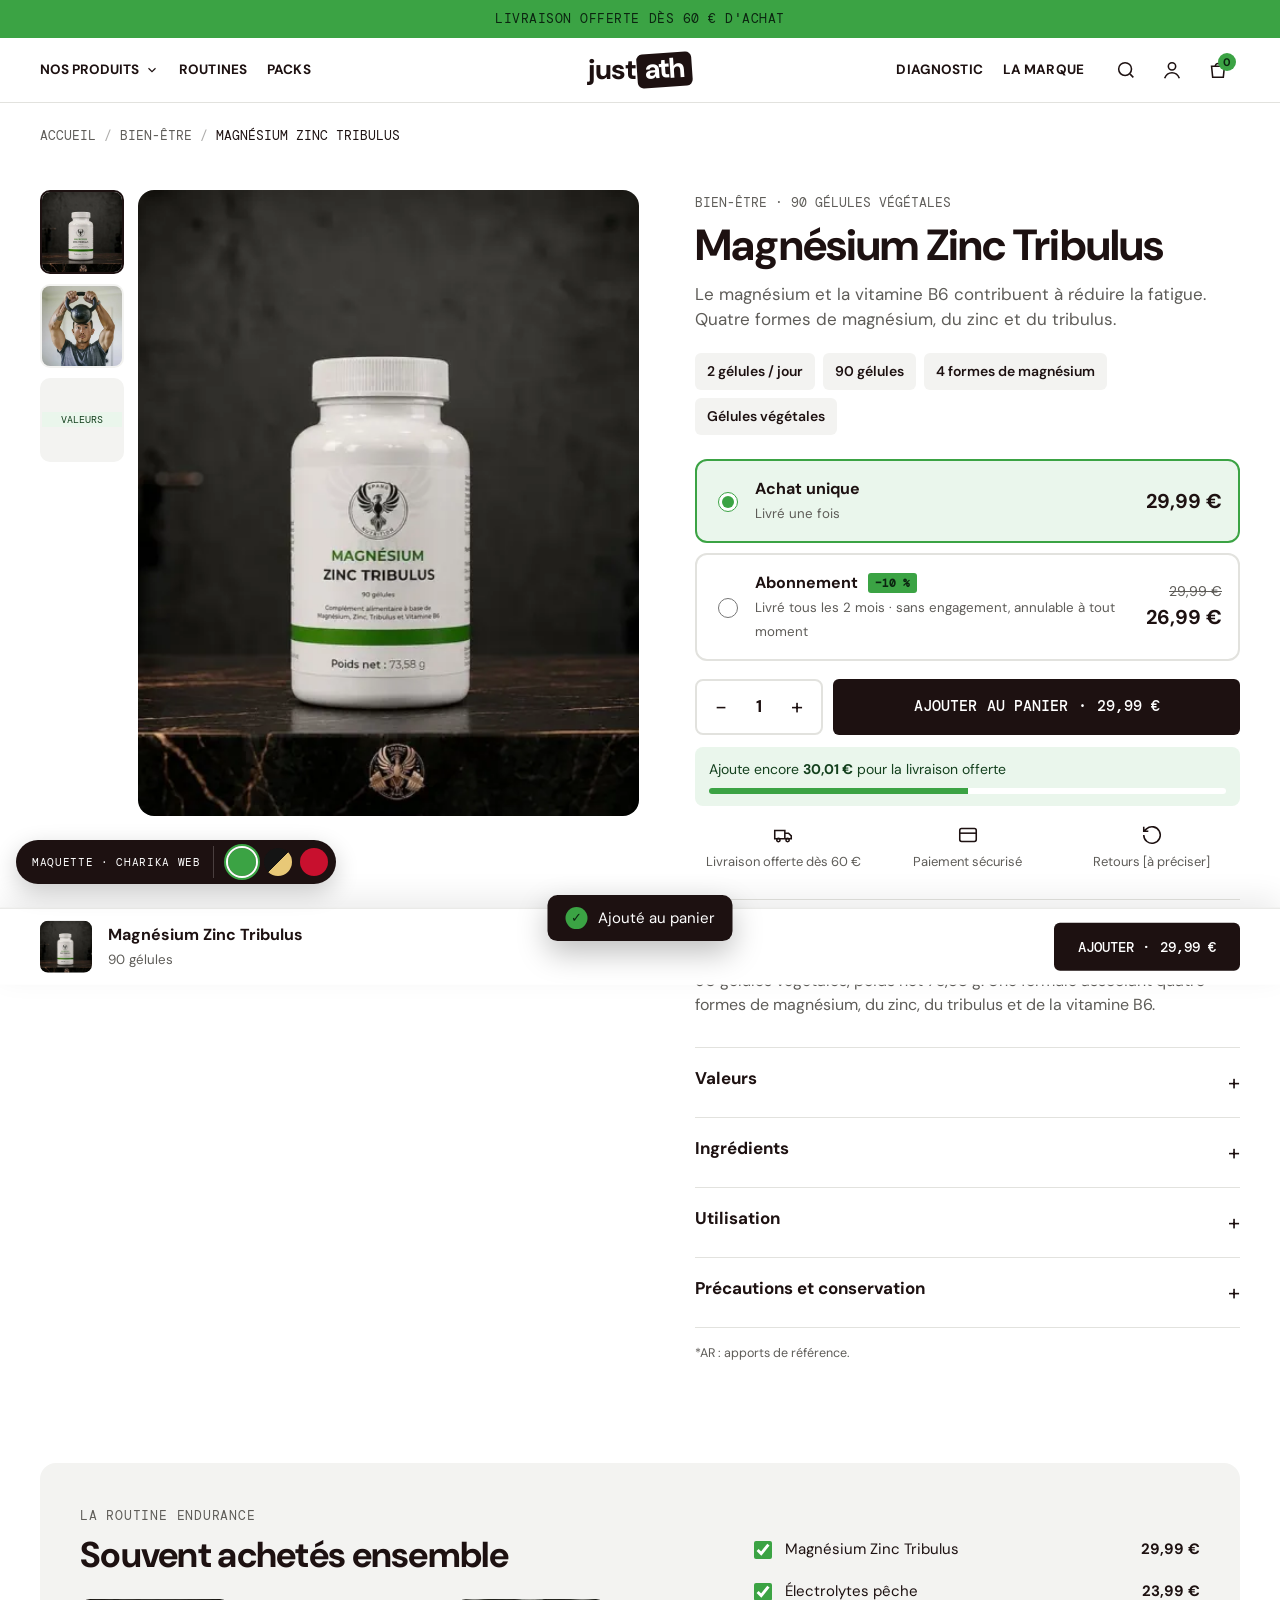
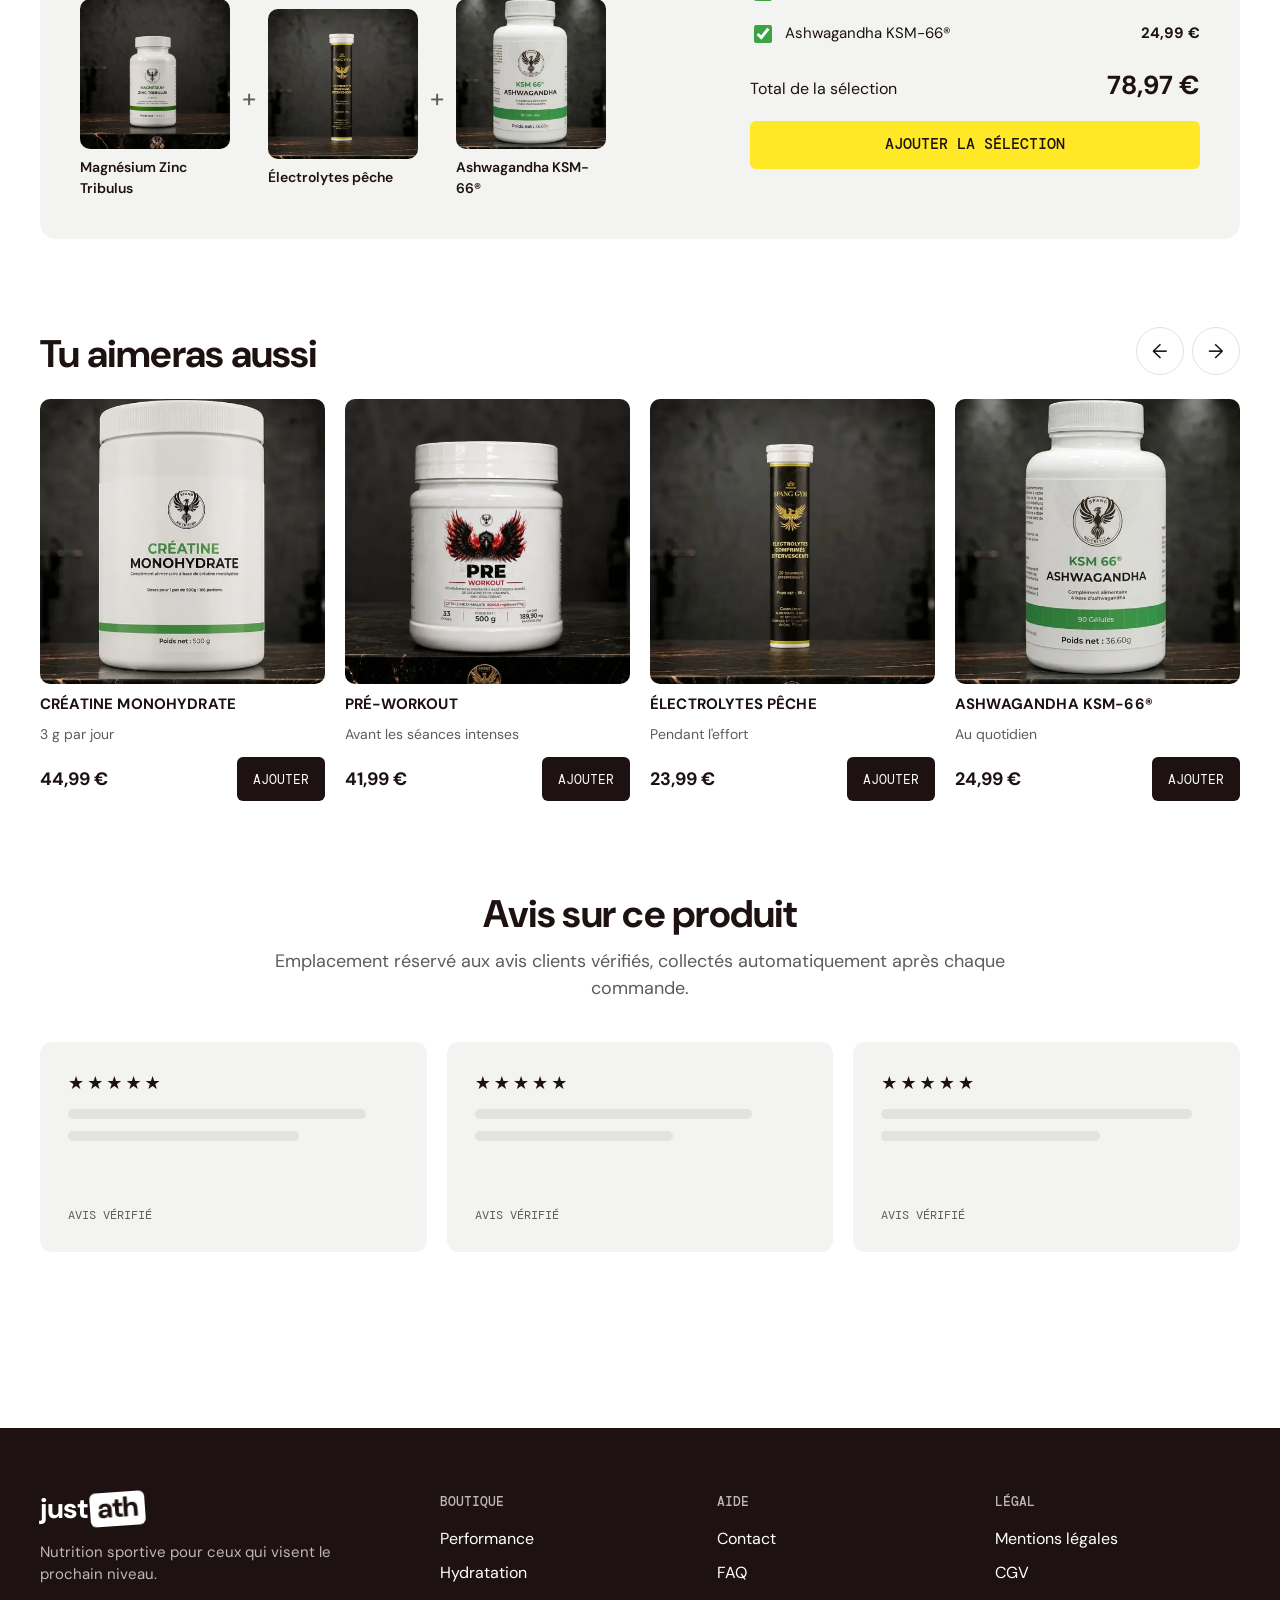
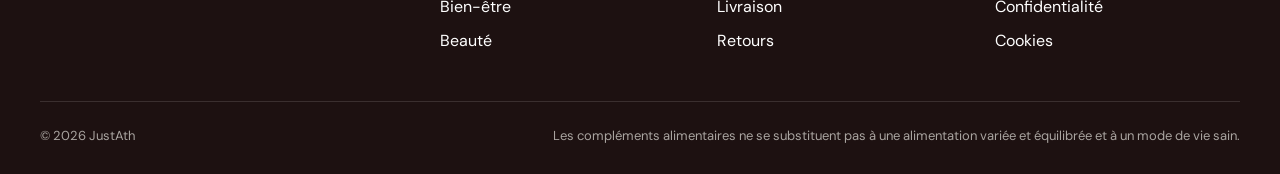
<file: justath/produit-magzinc.html>
<!DOCTYPE html>
<html lang="fr">
<head>
<meta charset="utf-8">
<meta name="viewport" content="width=device-width, initial-scale=1">
<link rel="preconnect" href="https://fonts.googleapis.com">
<link rel="preconnect" href="https://fonts.gstatic.com" crossorigin>
<link href="https://fonts.googleapis.com/css2?family=DM+Mono:wght@400;500&family=DM+Sans:opsz,wght@9..40,400;9..40,500;9..40,600;9..40,700;9..40,800&display=swap" rel="stylesheet">
<style>

/* ===== Tokens (codes Mium Lab, couleurs JustAth) ===== */
:root{
  --green:#3BA344;      /* aplat signature (équivalent du bleu Mium) */
  --green-l:#EAF6EC;    /* fond doux */
  --deep:#14401E;       /* texte foncé sur fond doux */
  --on:#0B2410;         /* texte posé sur l'aplat */
  --yellow:#FFE927;     /* CTA promo */
  --ink:#1D1111;        /* texte principal */
  --muted:#5E5C58;
  --grey:#F3F3F1;       /* fonds de sections / cartes */
  --line:#E2E2DE;
  --white:#FFFFFF;
  --sans:"DM Sans",system-ui,sans-serif; --mono:"DM Mono",ui-monospace,monospace;
  --max:1360px;
}
*{box-sizing:border-box}
html{scroll-behavior:smooth}
body{margin:0;background:var(--white);color:var(--ink);font-family:var(--sans);font-size:16px;line-height:1.5;-webkit-font-smoothing:antialiased}
img{display:block;max-width:100%}
a{color:inherit;text-decoration:none}
button{font:inherit;color:inherit;cursor:pointer}
.wrap{max-width:var(--max);margin:0 auto;padding:0 40px}
.mono{font-family:var(--mono);text-transform:uppercase;letter-spacing:.06em}
h1,h2,h3{margin:0;font-weight:700;letter-spacing:-.02em;line-height:1.1}
.btn{display:inline-flex;align-items:center;justify-content:center;gap:10px;min-height:48px;padding:0 24px;border-radius:6px;border:0;font-weight:600;font-size:17px;transition:transform .15s ease,background .2s}
.btn:hover{transform:translateY(-1px)}
.btn-white{background:var(--white);color:var(--deep)}
.btn-yellow{background:var(--yellow);color:var(--ink);font-family:var(--mono);text-transform:uppercase;font-size:15px;font-weight:500}
.btn-dark{background:var(--ink);color:var(--white);font-family:var(--mono);text-transform:uppercase;font-size:14px;font-weight:500}

/* Badge maquette */
.mock-badge{position:fixed;left:16px;bottom:16px;z-index:60;background:var(--ink);color:#fff;padding:6px 6px 6px 16px;border-radius:999px;font-family:var(--mono);font-size:11px;letter-spacing:.06em;text-transform:uppercase;box-shadow:0 8px 24px rgba(0,0,0,.2);display:flex;align-items:center;gap:12px}
/* Sélecteur de couleurs */
.swatches{display:flex;gap:4px;padding-left:12px;border-left:1px solid #4A3F3F}
.swatches button{width:32px;height:32px;border-radius:50%;border:2px solid transparent;background:var(--c);background-clip:padding-box;padding:0;position:relative;transition:transform .15s}
.swatches button:hover{transform:scale(1.12)}
.swatches button[aria-pressed="true"]{border-color:#fff;box-shadow:0 0 0 2px var(--c)}
body,.announce,.marquee,.hero .block,.diag,.news,.statement,.ship,.loader{transition:background-color .4s ease,color .4s ease}

/* ===== Annonce + header ===== */
.announce{background:var(--green);color:var(--on);text-align:center;padding:10px 16px;font-family:var(--mono);font-size:13px;text-transform:uppercase;letter-spacing:.04em}
header{position:sticky;top:0;z-index:50;background:var(--white);border-bottom:1px solid var(--line)}
.nav{display:grid;grid-template-columns:1fr auto 1fr;align-items:center;height:64px;padding:0 40px;max-width:1512px;margin:0 auto}
.nav-l,.nav-r{display:flex;align-items:center;gap:20px;font-weight:700;font-size:13.5px;text-transform:uppercase;letter-spacing:.01em}
.nav-r{justify-content:flex-end}
.nav a:hover{color:var(--green)}
.logo{font-weight:800;font-size:28px;letter-spacing:-.04em;line-height:1;display:flex;align-items:center;gap:2px}
.logo b{background:var(--ink);color:#fff;padding:2px 7px 4px;border-radius:6px;transform:rotate(-4deg);display:inline-block}
.icons{display:flex;gap:2px}
.icon-btn{width:44px;height:44px;border:0;background:transparent;display:grid;place-items:center;position:relative;border-radius:50%}
.icon-btn:hover{background:var(--grey)}
.icon-btn svg{width:22px;height:22px;stroke:currentColor;fill:none;stroke-width:1.7}
.cart-count{position:absolute;top:5px;right:4px;min-width:18px;height:18px;border-radius:9px;background:var(--green);color:var(--on);font-size:11px;font-weight:700;display:grid;place-items:center;padding:0 4px}

/* ===== Hero split ===== */
.hero{display:grid;grid-template-columns:1fr 1fr;min-height:600px}
.hero .photo{position:relative;overflow:hidden}
.hero .photo img{width:100%;height:100%;object-fit:cover;object-position:center 30%}
.hero .block{background:var(--green);color:var(--on);display:flex;flex-direction:column;justify-content:center;padding:64px 80px;gap:20px}
.hero .rating{display:flex;align-items:center;gap:10px;font-size:14px}
.hero .rating .pill{background:rgba(255,255,255,.35);padding:4px 10px;border-radius:4px;font-family:var(--mono);font-size:12px;text-transform:uppercase}
.hero h1{font-size:clamp(36px,3.6vw,56px)}
.hero p{font-size:20px;margin:0;max-width:560px}
.hero .ctas{display:flex;gap:12px;flex-wrap:wrap;margin-top:8px}
.hero .btn-outline{background:transparent;color:var(--on);box-shadow:inset 0 0 0 2px var(--on)}

/* ===== Réassurance ===== */
.reassure{background:var(--grey)}
.reassure .row{display:grid;grid-template-columns:repeat(4,minmax(0,1fr));gap:24px;padding:40px 40px;max-width:var(--max);margin:0 auto;text-align:center}
.reassure svg{width:30px;height:30px;margin:0 auto 10px;stroke:var(--ink);fill:none;stroke-width:1.7}
.reassure h3{font-size:17px;font-weight:500;text-transform:uppercase;letter-spacing:0}
.reassure p{margin:4px 0 0;font-family:var(--mono);text-transform:uppercase;font-size:14px;color:var(--muted)}

/* ===== Bandeau défilant ===== */
.marquee{background:var(--green);color:var(--on);overflow:hidden}
.marquee-track{display:flex;width:max-content;animation:scroll 36s linear infinite}
.marquee-track span{display:flex;align-items:center;gap:12px;padding:14px 28px;font-weight:700;font-size:15px;text-transform:uppercase;white-space:nowrap}
.marquee-track svg{width:22px;height:22px;stroke:var(--on);fill:none;stroke-width:2}
@keyframes scroll{to{transform:translateX(-50%)}}
@media (prefers-reduced-motion:reduce){.marquee-track{animation:none}}

/* ===== Sections ===== */
section{padding:88px 0}
.title-c{text-align:center;max-width:780px;margin:0 auto 40px}
.title-c h2{font-size:clamp(30px,3vw,44px)}
.title-c p{color:var(--muted);font-size:18px;margin:12px 0 0}

/* Onglets catégories (style Mium) */
.tabs{display:flex;gap:6px;flex-wrap:wrap;margin-bottom:24px}
.tabs button{min-height:36px;padding:0 12px;border-radius:4px;border:0;background:var(--grey);color:var(--muted);font-family:var(--mono);font-size:13px;text-transform:uppercase;letter-spacing:.04em}
.tabs button[aria-pressed="true"]{background:var(--green);color:var(--on)}

/* Cartes produits */
.grid{display:grid;grid-template-columns:repeat(4,minmax(0,1fr));gap:20px}
.card{display:flex;flex-direction:column;gap:12px}
.card[hidden]{display:none}
.card .media{position:relative;border-radius:10px;overflow:hidden;aspect-ratio:1/1;background:var(--grey)}
.card .media img{width:100%;height:100%;object-fit:cover;transition:transform .5s ease}
.card:hover .media img{transform:scale(1.04)}
.card .badge{position:absolute;top:12px;left:12px;background:var(--yellow);color:var(--ink);font-family:var(--mono);font-size:11px;text-transform:uppercase;padding:4px 8px;border-radius:3px}
.card .badge.g{background:var(--green);color:var(--on)}
.card .stars{font-size:13px;color:var(--muted);display:flex;gap:6px;align-items:center}
.card .stars span{color:var(--ink);letter-spacing:2px}
.card h3{font-size:15px;font-weight:700;text-transform:uppercase;letter-spacing:.01em}
.card .claim{color:var(--muted);font-size:14px;margin:0;flex:1}
.card .foot{display:flex;justify-content:space-between;align-items:center;gap:12px}
.card .price{font-weight:700;font-size:18px}
.add{min-height:44px;padding:0 16px;border-radius:6px;border:0;background:var(--ink);color:#fff;font-family:var(--mono);font-size:13px;text-transform:uppercase}
.add:hover{background:var(--green);color:var(--on)}
.note{color:var(--muted);font-size:12.5px;margin-top:28px}

/* Bloc manifeste centré */
.statement{background:var(--green-l)}
.statement .in{max-width:900px;margin:0 auto;text-align:center}
.statement h2{font-size:clamp(34px,4vw,58px);color:var(--deep)}
.statement p{font-size:19px;color:var(--deep);margin:18px auto 0;max-width:640px}

/* Diagnostic */
.diag{display:grid;grid-template-columns:1fr 1fr;border-radius:16px;overflow:hidden;background:var(--green)}
.diag .left{padding:56px;color:var(--on);display:flex;flex-direction:column;gap:18px}
.diag h2{font-size:clamp(30px,3vw,44px)}
.diag .q{font-weight:600;font-size:18px;margin-top:8px}
.diag .opts{display:grid;grid-template-columns:1fr 1fr;gap:10px}
.diag .opts button{min-height:56px;border-radius:8px;border:2px solid var(--on);background:transparent;color:var(--on);font-weight:600;font-size:16px;text-align:left;padding:0 16px}
.diag .opts button[aria-pressed="true"]{background:var(--on);color:var(--green)}
.diag .right{background:var(--white);padding:40px;display:flex;flex-direction:column;justify-content:center;gap:16px;margin:16px;border-radius:12px}
.diag .right .duo{display:grid;grid-template-columns:1fr 1fr;gap:10px}
.diag .right .duo img{border-radius:8px;aspect-ratio:1/1;object-fit:cover}
.diag .right h3{font-size:24px}
.diag .right p{margin:0;color:var(--muted)}
.diag .right .row{display:flex;justify-content:space-between;align-items:center;gap:12px;flex-wrap:wrap}
.diag .right .total{font-weight:700;font-size:22px}

/* Routines */
.routines{display:grid;grid-template-columns:repeat(3,minmax(0,1fr));gap:20px}
.routine{border-radius:12px;overflow:hidden;background:var(--grey);display:flex;flex-direction:column}
.routine .duo{display:grid;grid-template-columns:1fr 1fr}
.routine .duo img{aspect-ratio:1/1;object-fit:cover}
.routine .txt{padding:24px;display:flex;flex-direction:column;gap:10px;flex:1}
.routine .lbl{font-family:var(--mono);font-size:12px;text-transform:uppercase;background:var(--green);color:var(--on);align-self:flex-start;padding:4px 8px;border-radius:3px}
.routine h3{font-size:24px}
.routine p{margin:0;color:var(--muted);flex:1}
.routine .row{display:flex;justify-content:space-between;align-items:center;margin-top:8px}
.routine .total{font-weight:700;font-size:20px}

/* Transparence */
.split{display:grid;grid-template-columns:1fr 1fr;gap:56px;align-items:center}
.split img{border-radius:16px;width:100%;aspect-ratio:4/5;object-fit:cover}
.split h2{font-size:clamp(30px,3vw,44px)}
.split ul{list-style:none;padding:0;margin:28px 0 32px;display:grid;gap:18px}
.split li{display:flex;gap:16px;align-items:flex-start}
.split li .ic{flex:none;width:44px;height:44px;border-radius:50%;background:var(--green-l);display:grid;place-items:center}
.split li .ic svg{width:22px;height:22px;stroke:var(--deep);fill:none;stroke-width:1.8}
.split li b{display:block;font-size:17px}
.split li span{color:var(--muted)}

/* Avis (emplacement) */
.reviews{display:grid;grid-template-columns:repeat(3,minmax(0,1fr));gap:20px}
.review{background:var(--grey);border-radius:12px;padding:28px;display:flex;flex-direction:column;gap:12px;min-height:210px}
.review .stars{letter-spacing:3px;font-size:18px}
.review .line{height:10px;border-radius:5px;background:#E2E2DE}
.review .who{margin-top:auto;font-family:var(--mono);font-size:12px;text-transform:uppercase;color:var(--muted)}

/* FAQ */
.faq{max-width:900px;margin:0 auto}
.faq details{border-bottom:1px solid var(--line)}
.faq summary{list-style:none;cursor:pointer;padding:22px 0;display:flex;justify-content:space-between;align-items:center;gap:24px;font-weight:700;font-size:19px}
.faq summary::-webkit-details-marker{display:none}
.faq summary::after{content:"+";font-size:26px;font-weight:400;transition:transform .2s}
.faq details[open] summary::after{transform:rotate(45deg)}
.faq details p{margin:0 0 22px;color:var(--muted);font-size:17px}

/* Newsletter + footer */
.news{background:var(--green);color:var(--on);border-radius:16px;padding:56px;display:grid;grid-template-columns:1fr 1fr;gap:32px;align-items:center}
.news h2{font-size:clamp(28px,3vw,40px)}
.news p{margin:10px 0 0}
.news form{display:flex;gap:8px;flex-wrap:wrap}
.news label{position:absolute;left:-9999px}
.news input{flex:1;min-width:220px;min-height:52px;border-radius:6px;border:0;padding:0 18px;font:inherit;color:var(--ink)}
.news .ok{width:100%;font-family:var(--mono);font-size:13px;text-transform:uppercase;margin:4px 0 0}
footer{background:var(--ink);color:#fff;margin-top:88px;padding:64px 0 28px}
.foot-grid{display:grid;grid-template-columns:1.5fr repeat(3,minmax(0,1fr));gap:32px}
footer .logo b{background:#fff;color:var(--ink)}
footer p{color:#BDB9B5;font-size:15px;max-width:320px}
footer h4{font-family:var(--mono);font-size:13px;text-transform:uppercase;font-weight:500;color:#BDB9B5;margin:0 0 16px}
footer ul{list-style:none;margin:0;padding:0;display:grid;gap:10px}
footer a:hover{color:var(--green)}
.legal{display:flex;justify-content:space-between;flex-wrap:wrap;gap:12px;margin-top:48px;padding-top:24px;border-top:1px solid #3A2F2F;color:#A9A4A0;font-size:13px}

/* ===== Méga-menu ===== */
.has-mega{position:static}
.mega-btn{background:none;border:0;font-weight:700;font-size:13.5px;text-transform:uppercase;padding:0;min-height:44px;display:flex;align-items:center;gap:6px}
.mega-btn svg{width:14px;height:14px;stroke:currentColor;fill:none;stroke-width:2;transition:transform .2s}
.mega-btn[aria-expanded="true"] svg{transform:rotate(180deg)}
.mega{position:absolute;left:0;right:0;top:100%;background:var(--white);border-top:1px solid var(--line);border-bottom:1px solid var(--line);box-shadow:0 20px 40px rgba(0,0,0,.08);display:none}
.mega.open{display:block}
.mega-in{max-width:var(--max);margin:0 auto;padding:32px 40px;display:grid;grid-template-columns:220px 1fr;gap:40px}
.mega-cats{display:grid;gap:4px;align-content:start}
.mega-cats a{padding:10px 12px;border-radius:6px;font-weight:600;text-transform:none;font-size:16px}
.mega-cats a:hover{background:var(--grey);color:var(--ink)}
.mega-cats .all{background:var(--green);color:var(--on);margin-top:8px}
.mega-prods{display:grid;grid-template-columns:repeat(4,minmax(0,1fr));gap:16px}
.mega-prods a{display:grid;gap:8px;font-size:14px;font-weight:600;text-transform:none}
.mega-prods img{border-radius:8px;aspect-ratio:1/1;object-fit:cover}
.mega-prods span{color:var(--muted);font-weight:500}

/* ===== Menu mobile ===== */
.burger{display:none}
.drawer{position:fixed;inset:0;z-index:80;display:none}
.drawer.open{display:block}
.drawer .scrim{position:absolute;inset:0;background:rgba(29,17,17,.45);border:0;width:100%}
.drawer .panel{position:absolute;top:0;left:0;bottom:0;width:min(88vw,380px);background:var(--white);padding:20px;overflow-y:auto;display:flex;flex-direction:column;gap:6px}
.drawer .panel .top{display:flex;justify-content:space-between;align-items:center;margin-bottom:12px}
.drawer .panel a{padding:14px 8px;border-bottom:1px solid var(--line);font-weight:700;text-transform:uppercase;font-size:15px}
.drawer .panel .sub{padding-left:20px;text-transform:none;font-weight:500;color:var(--muted)}
.drawer .panel .btn{margin-top:16px;border-bottom:0}

/* ===== Quiz diagnostic (modale) ===== */
.quiz{position:fixed;inset:0;z-index:90;display:none;place-items:center;padding:20px}
.quiz.open{display:grid}
.quiz .scrim{position:absolute;inset:0;background:rgba(29,17,17,.5);border:0;width:100%}
.quiz .box{position:relative;background:var(--white);width:min(720px,100%);max-height:92vh;overflow-y:auto;border-radius:16px;padding:40px}
.quiz .close{position:absolute;top:12px;right:12px}
.quiz .bar{height:6px;border-radius:3px;background:var(--grey);margin:18px 0 28px;overflow:hidden}
.quiz .bar i{display:block;height:100%;background:var(--green);transition:width .3s}
.quiz h2{font-size:clamp(24px,3vw,34px);margin-bottom:20px}
.quiz .choices{display:grid;grid-template-columns:1fr 1fr;gap:10px}
.quiz .choices button{min-height:64px;border-radius:10px;border:2px solid var(--line);background:var(--white);font-weight:600;font-size:16px;text-align:left;padding:12px 16px;transition:border-color .15s,background .15s}
.quiz .choices button:hover{border-color:var(--green);background:var(--green-l)}
.quiz .back{background:none;border:0;color:var(--muted);font-family:var(--mono);font-size:13px;text-transform:uppercase;margin-top:20px;min-height:44px;padding:0}
.quiz .res-items{display:grid;gap:12px;margin:8px 0 20px}
.quiz .res-item{display:grid;grid-template-columns:72px 1fr auto;gap:14px;align-items:center;background:var(--grey);border-radius:10px;padding:10px}
.quiz .res-item img{border-radius:8px;aspect-ratio:1/1;object-fit:cover}
.quiz .res-item b{display:block}
.quiz .res-item small{color:var(--muted)}
.quiz .why{background:var(--green-l);color:var(--deep);border-radius:10px;padding:14px 16px;margin-bottom:20px}
.quiz .res-foot{display:flex;justify-content:space-between;align-items:center;gap:12px;flex-wrap:wrap}
.quiz .res-foot .total{font-weight:700;font-size:24px}

/* ===== Loader ===== */
.loader{position:fixed;inset:0;z-index:200;background:var(--green);display:grid;place-items:center;transition:transform .7s cubic-bezier(.77,0,.18,1)}
.loader.done{transform:translateY(-100%)}
.loader .logo{font-size:56px;color:var(--on);animation:pop 1s ease both}
.loader .logo b{background:var(--on);color:var(--green)}
.loader .load-bar{position:absolute;bottom:0;left:0;height:4px;background:var(--on);animation:load 1.1s ease forwards}
@keyframes pop{0%{opacity:0;transform:scale(.8) rotate(-4deg)}60%{opacity:1;transform:scale(1.06)}100%{transform:scale(1)}}
@keyframes load{from{width:0}to{width:100%}}

/* Barre de progression de lecture */
.progress{position:fixed;top:0;left:0;right:0;height:3px;z-index:70;background:var(--green);transform-origin:left;transform:scaleX(0)}

/* Annonce rotative */
.announce{position:relative;height:38px;overflow:hidden;padding:0}
.announce span{position:absolute;inset:0;display:grid;place-items:center;opacity:0;transform:translateY(100%);transition:opacity .5s,transform .5s}
.announce span.on{opacity:1;transform:none}

/* Apparition au scroll */
.reveal{opacity:0;transform:translateY(28px);transition:opacity .7s ease,transform .7s cubic-bezier(.2,.7,.2,1)}
.reveal.in{opacity:1;transform:none}
.hero .block > *{opacity:0;transform:translateY(20px);animation:up .8s cubic-bezier(.2,.7,.2,1) forwards}
.hero .block > *:nth-child(2){animation-delay:.1s}.hero .block > *:nth-child(3){animation-delay:.2s}.hero .block > *:nth-child(4){animation-delay:.3s}
.hero .photo img{animation:zoom 1.6s ease both}
body.loading .hero .block > *, body.loading .hero .photo img{animation-play-state:paused}
@keyframes up{to{opacity:1;transform:none}}
@keyframes zoom{from{transform:scale(1.12)}to{transform:scale(1)}}

/* Skeleton images */
.card .media,.routine .duo,.mega-prods a{background:linear-gradient(100deg,var(--grey) 30%,#ECECE8 50%,var(--grey) 70%);background-size:300% 100%;animation:shimmer 1.4s linear infinite}
@keyframes shimmer{to{background-position:-150% 0}}
img.lz{opacity:0;transition:opacity .6s ease}
img.lz.ok{opacity:1}

/* Fil d'Ariane */
.crumbs{display:flex;flex-wrap:wrap;align-items:center;gap:8px;font-family:var(--mono);font-size:12.5px;text-transform:uppercase;color:var(--muted);margin-bottom:20px}
.crumbs a:hover{color:var(--ink)}
.crumbs [aria-current]{color:var(--ink)}
.crumbs .sep{opacity:.5}

/* Retour en haut */
.totop{position:fixed;right:20px;bottom:20px;z-index:60;width:56px;height:56px;border-radius:50%;border:0;background:var(--ink);color:#fff;display:grid;place-items:center;opacity:0;transform:translateY(16px) scale(.9);pointer-events:none;transition:opacity .3s,transform .3s}
.totop.show{opacity:1;transform:none;pointer-events:auto}
.totop:hover{background:var(--deep)}
.totop svg.ring{position:absolute;inset:0;width:56px;height:56px;transform:rotate(-90deg)}
.totop svg.ring circle{fill:none;stroke:var(--green);stroke-width:3;stroke-dasharray:163.4;stroke-dashoffset:163.4;stroke-linecap:round}
.totop svg.arrow{width:20px;height:20px;stroke:currentColor;fill:none;stroke-width:2.2}

/* Panier latéral */
.cart{position:fixed;inset:0;z-index:95;pointer-events:none}
.cart .scrim{position:absolute;inset:0;width:100%;border:0;background:rgba(29,17,17,.45);opacity:0;transition:opacity .3s}
.cart .panel{position:absolute;top:0;right:0;bottom:0;width:min(92vw,420px);background:var(--white);transform:translateX(100%);transition:transform .45s cubic-bezier(.2,.7,.2,1);display:flex;flex-direction:column}
.cart.open{pointer-events:auto}
.cart.open .scrim{opacity:1}
.cart.open .panel{transform:none}
.cart .head{display:flex;justify-content:space-between;align-items:center;padding:16px 20px;border-bottom:1px solid var(--line)}
.cart .head h2{font-size:22px}
.ship{padding:16px 20px;background:var(--green-l);color:var(--deep);font-size:14.5px}
.ship .track{height:8px;border-radius:4px;background:#fff;margin-top:10px;overflow:hidden}
.ship .track i{display:block;height:100%;background:var(--green);border-radius:4px;transition:width .5s ease}
.cart .items{flex:1;overflow-y:auto;padding:12px 20px;display:grid;gap:12px;align-content:start}
.cart .empty{color:var(--muted);text-align:center;padding:48px 0}
.ci{display:grid;grid-template-columns:72px 1fr auto;gap:12px;align-items:center;animation:up .35s ease both}
.ci img{border-radius:8px;aspect-ratio:1/1;object-fit:cover}
.ci b{display:block;font-size:15px}
.qty{display:inline-flex;align-items:center;border:1px solid var(--line);border-radius:6px;margin-top:6px}
.qty button{width:36px;height:36px;border:0;background:none;font-size:18px}
.qty span{min-width:24px;text-align:center;font-weight:600}
.cart .foot{border-top:1px solid var(--line);padding:16px 20px;display:grid;gap:12px}
.cart .foot .tot{display:flex;justify-content:space-between;font-weight:700;font-size:20px}
.cart .foot .btn{width:100%}
.cart .upsell{display:flex;gap:10px;align-items:center;background:var(--grey);border-radius:10px;padding:10px;font-size:14px}
.cart .upsell img{width:52px;border-radius:6px}
.cart .upsell button{margin-left:auto;min-height:36px;padding:0 12px;border-radius:6px;border:0;background:var(--ink);color:#fff;font-family:var(--mono);font-size:12px;text-transform:uppercase}
.cart-count.bump{animation:bump .5s ease}
@keyframes bump{40%{transform:scale(1.5)}}

/* Animation vers le panier */
.fly{position:fixed;z-index:120;width:64px;height:64px;border-radius:50%;object-fit:cover;pointer-events:none;box-shadow:0 8px 20px rgba(0,0,0,.25);transition:transform .75s cubic-bezier(.5,-.3,.6,1),opacity .75s}

/* Toast */
.toast{position:fixed;left:50%;bottom:24px;z-index:110;transform:translate(-50%,140%);background:var(--ink);color:#fff;padding:12px 18px;border-radius:10px;display:flex;align-items:center;gap:10px;font-size:15px;transition:transform .4s cubic-bezier(.2,.7,.2,1);box-shadow:0 12px 30px rgba(0,0,0,.25)}
.toast.show{transform:translate(-50%,0)}
.toast i{width:22px;height:22px;border-radius:50%;background:var(--green);display:grid;place-items:center;font-style:normal;color:var(--on);font-size:13px;font-weight:700}

@media (prefers-reduced-motion:reduce){
  *,*::before,*::after{animation-duration:.01ms!important;animation-iteration-count:1!important;transition-duration:.01ms!important}
  .reveal{opacity:1;transform:none}
}

/* ===== Scroll story : le pot qui s'ouvre ===== */
.scrolly{height:280vh;background:var(--green);color:var(--on);position:relative}
.scrolly .stage{position:sticky;top:64px;height:calc(100vh - 64px);min-height:560px;overflow:hidden;display:grid;grid-template-columns:1fr 1fr;align-items:center;max-width:var(--max);margin:0 auto;padding:0 40px;gap:40px}
.scrolly .glow{position:absolute;left:50%;top:50%;width:70vmin;height:70vmin;border-radius:50%;background:radial-gradient(circle,rgba(255,255,255,.28),transparent 65%);transform:translate(-10%,-50%) scale(var(--gs,.6));pointer-events:none}
.steps{position:relative;height:260px}
.step{position:absolute;inset:0;display:flex;flex-direction:column;justify-content:center;gap:14px;opacity:0;transform:translateY(30px);transition:opacity .5s ease,transform .5s ease}
.step.on{opacity:1;transform:none}
.step .k{font-family:var(--mono);font-size:13px;text-transform:uppercase;letter-spacing:.08em;opacity:.8}
.step h2{font-size:clamp(40px,5.4vw,84px);font-weight:800;letter-spacing:-.03em;line-height:.95}
.step p{font-size:19px;max-width:440px;margin:0;opacity:.9}
.dots{display:flex;gap:8px;margin-top:24px}
.dots i{width:28px;height:4px;border-radius:2px;background:currentColor;opacity:.25;transition:opacity .3s,width .3s}
.dots i.on{opacity:1;width:48px}
.jar-wrap{position:relative;height:100%;display:grid;place-items:center}
.jar{width:min(360px,70%);overflow:visible;filter:drop-shadow(0 40px 50px rgba(0,0,0,.35));transform:translateY(var(--jy,0px)) rotate(var(--jr,0deg))}
#lid{transform-box:fill-box;transform-origin:92% 100%}
.particles{position:absolute;inset:0;pointer-events:none}
.particles span{position:absolute;left:50%;top:50%;border-radius:50%;background:#fff;opacity:0;will-change:transform,opacity}
.particles span.cap{border-radius:999px;background:linear-gradient(90deg,#fff 50%,var(--on) 50%)}
.scroll-hint{position:absolute;bottom:24px;left:50%;transform:translateX(-50%);font-family:var(--mono);font-size:12px;text-transform:uppercase;letter-spacing:.1em;display:flex;align-items:center;gap:8px;opacity:var(--ho,1)}
.scroll-hint i{width:2px;height:28px;background:currentColor;animation:hint 1.6s ease-in-out infinite;transform-origin:top}
@keyframes hint{0%{transform:scaleY(0)}50%{transform:scaleY(1)}100%{transform:scaleY(0);transform-origin:bottom}}
@media (max-width:900px){
  .scrolly .stage{grid-template-columns:1fr;grid-template-rows:auto 1fr;padding:24px 20px;gap:0}
  .steps{height:200px}
  .step h2{font-size:40px}
  .step p{font-size:16px}
  .jar{width:min(240px,60%)}
}

/* ===== Responsive ===== */
@media (max-width:1100px){
  .nav-l > a,.nav-l .has-mega,.nav-r > a{display:none}
  .burger{display:grid}
  .hero,.diag,.split,.news{grid-template-columns:1fr}
  .hero .photo{height:380px}
  .hero .block{padding:48px 32px}
  .grid{grid-template-columns:repeat(2,minmax(0,1fr))}
  .routines,.reviews{grid-template-columns:1fr}
  .reassure .row{grid-template-columns:repeat(2,minmax(0,1fr))}
  .foot-grid{grid-template-columns:1fr 1fr}
}
@media (max-width:600px){
  .wrap,.nav{padding:0 18px}
  section{padding:64px 0}
  .grid{gap:12px}
  .card .foot{flex-direction:column;align-items:stretch}
  .diag .left,.news{padding:32px 24px}
  .diag .opts{grid-template-columns:1fr}
  .reassure .row{padding:32px 18px}
}

/* ===== Fiche produit ===== */
.pdp{display:grid;grid-template-columns:1.1fr 1fr;gap:56px;padding:24px 0 88px;align-items:start}
.gallery{position:sticky;top:88px;display:grid;grid-template-columns:84px 1fr;gap:14px}
.thumbs{display:grid;gap:10px;align-content:start}
.thumbs button{border:2px solid transparent;border-radius:10px;padding:0;overflow:hidden;background:var(--grey);aspect-ratio:1/1}
.thumbs button[aria-pressed="true"]{border-color:var(--ink)}
.thumbs img{width:100%;height:100%;object-fit:cover}
.thumbs .nut-thumb{display:grid;place-items:center;font-family:var(--mono);font-size:10px;text-transform:uppercase;color:var(--deep);background:var(--green-l)}
.main-media{position:relative;border-radius:16px;overflow:hidden;background:var(--grey);aspect-ratio:4/5}
.main-media img{width:100%;height:100%;object-fit:cover;transition:opacity .35s ease,transform .6s ease}
.main-media:hover img{transform:scale(1.06)}
.main-media .badge{position:absolute;top:16px;left:16px;background:var(--yellow);font-family:var(--mono);font-size:12px;text-transform:uppercase;padding:5px 10px;border-radius:4px}
.nut-panel{position:absolute;inset:0;background:var(--green-l);color:var(--deep);padding:40px;display:none;flex-direction:column;justify-content:center;gap:16px}
.nut-panel.on{display:flex}
.nut-panel table{width:100%;border-collapse:collapse;font-size:16px}
.nut-panel th,.nut-panel td{text-align:left;padding:12px 0;border-bottom:1px solid rgba(0,0,0,.12)}
.nut-panel td:last-child,.nut-panel th:last-child{text-align:right}

.info .kicker{font-family:var(--mono);font-size:13px;text-transform:uppercase;color:var(--muted)}
.info h1{font-size:clamp(32px,3.4vw,48px);margin:8px 0 12px}
.info .sub{color:var(--muted);font-size:17px;margin:0 0 20px}
.chips{display:flex;flex-wrap:wrap;gap:8px;margin-bottom:24px}
.chips span{background:var(--grey);padding:8px 12px;border-radius:6px;font-size:14px;font-weight:600}
.buy{display:grid;gap:10px;margin-bottom:18px}
.opt{display:grid;grid-template-columns:auto 1fr auto;gap:14px;align-items:center;border:2px solid var(--line);border-radius:12px;padding:16px;cursor:pointer;transition:border-color .2s,background .2s}
.opt:has(input:checked){border-color:var(--green);background:var(--green-l)}
.opt input{width:20px;height:20px;accent-color:var(--green)}
.opt b{display:block;font-size:16px}
.opt small{color:var(--muted)}
.opt .pr{font-weight:700;font-size:20px;text-align:right}
.opt .pr s{display:block;font-weight:400;font-size:14px;color:var(--muted)}
.opt .save{background:var(--green);color:var(--on);font-family:var(--mono);font-size:11px;text-transform:uppercase;padding:3px 7px;border-radius:3px;margin-left:6px;vertical-align:middle}
.cta-row{display:flex;gap:10px;margin:18px 0 12px}
.qty-big{display:flex;align-items:center;border:2px solid var(--line);border-radius:8px}
.qty-big button{width:48px;height:52px;border:0;background:none;font-size:22px}
.qty-big span{min-width:28px;text-align:center;font-weight:700;font-size:17px}
.cta-row .btn{flex:1;min-height:56px;font-size:15px}
.mini-ship{font-size:14px;color:var(--deep);background:var(--green-l);border-radius:8px;padding:12px 14px}
.mini-ship .track{height:6px;border-radius:3px;background:#fff;margin-top:8px;overflow:hidden}
.mini-ship .track i{display:block;height:100%;background:var(--green);transition:width .4s}
.trust{display:grid;grid-template-columns:repeat(3,1fr);gap:8px;margin:18px 0 28px;text-align:center;font-size:13px;color:var(--muted)}
.trust svg{width:22px;height:22px;stroke:var(--ink);fill:none;stroke-width:1.7;margin:0 auto 6px;display:block}
.acc details{border-top:1px solid var(--line)}
.acc details:last-child{border-bottom:1px solid var(--line)}
.acc summary{list-style:none;cursor:pointer;padding:18px 0;font-weight:700;font-size:17px;display:flex;justify-content:space-between}
.acc summary::-webkit-details-marker{display:none}
.acc summary::after{content:"+";font-size:22px;font-weight:400;transition:transform .2s}
.acc details[open] summary::after{transform:rotate(45deg)}
.acc .in{padding:0 0 20px;color:var(--muted)}
.acc .in p{margin:0 0 10px}
.acc table{width:100%;border-collapse:collapse;font-size:15px;color:var(--ink)}
.acc th,.acc td{text-align:left;padding:10px 0;border-bottom:1px solid var(--line)}
.acc td:last-child,.acc th:last-child{text-align:right}
.claim-note{font-size:12.5px;color:var(--muted);margin-top:16px}

/* Souvent achetés ensemble */
.fbt{background:var(--grey);border-radius:16px;padding:40px;display:grid;grid-template-columns:1.4fr 1fr;gap:40px;align-items:center}
.fbt-items{display:flex;align-items:center;gap:12px;flex-wrap:wrap}
.fbt-item{width:150px;display:grid;gap:8px;font-size:14px;font-weight:600;transition:opacity .25s}
.fbt-item.off{opacity:.35}
.fbt-item img{border-radius:10px;aspect-ratio:1/1;object-fit:cover}
.fbt-plus{font-size:26px;color:var(--muted)}
.fbt-list{display:grid;gap:10px}
.fbt-list label{display:flex;gap:10px;align-items:center;font-size:15px;min-height:32px}
.fbt-list input{width:18px;height:18px;accent-color:var(--green)}
.fbt-list .p{margin-left:auto;font-weight:700}
.fbt-total{display:flex;justify-content:space-between;align-items:baseline;margin:16px 0;font-size:16px}
.fbt-total b{font-size:26px}

/* Carrousel "Tu aimeras aussi" */
.rail-head{display:flex;justify-content:space-between;align-items:end;margin-bottom:24px;gap:16px}
.rail-head h2{font-size:clamp(28px,3vw,40px)}
.rail-nav{display:flex;gap:8px}
.rail-nav button{width:48px;height:48px;border-radius:50%;border:1px solid var(--line);background:#fff;font-size:20px}
.rail{display:grid;grid-auto-flow:column;grid-auto-columns:calc((100% - 60px)/4);gap:20px;overflow-x:auto;scroll-snap-type:x mandatory;scrollbar-width:none;padding-bottom:4px}
.rail::-webkit-scrollbar{display:none}
.rail .card{scroll-snap-align:start}

/* Barre d'achat collante */
.sticky-buy{position:fixed;left:0;right:0;bottom:0;z-index:55;background:#fff;border-top:1px solid var(--line);box-shadow:0 -10px 30px rgba(0,0,0,.08);transform:translateY(110%);transition:transform .35s cubic-bezier(.2,.7,.2,1)}
.sticky-buy.show{transform:none}
.sticky-buy .in{max-width:var(--max);margin:0 auto;padding:12px 40px;display:flex;align-items:center;gap:16px}
.sticky-buy img{width:52px;height:52px;border-radius:8px;object-fit:cover}
.sticky-buy b{display:block}
.sticky-buy small{color:var(--muted)}
.sticky-buy .btn{margin-left:auto}
body.has-sticky .totop{bottom:96px}
body.has-sticky .mock-badge{bottom:96px}

@media (max-width:1000px){
  .pdp{grid-template-columns:1fr;gap:28px}
  .gallery{position:static;grid-template-columns:1fr}
  .thumbs{grid-auto-flow:column;grid-template-columns:repeat(3,72px);order:2}
  .fbt{grid-template-columns:1fr;padding:24px}
  .rail{grid-auto-columns:70%}
  .sticky-buy .in{padding:10px 18px}
  .sticky-buy .txt{display:none}
}

/* ===== Ajustements mobile ===== */
body:has(.quiz.open) .mock-badge,body:has(.cart.open) .mock-badge,body:has(.drawer.open) .mock-badge,
body:has(.quiz.open) .totop,body:has(.cart.open) .totop,body:has(.drawer.open) .totop,
body:has(.cart.open) .sticky-buy,body:has(.drawer.open) .sticky-buy{display:none}
@media (max-width:600px){
  .announce{height:34px;font-size:11px}
  .announce span{padding:0 12px;text-align:center}
  .nav{height:58px}
  .logo{font-size:24px}
  .hero .photo{height:250px}
  .hero .block{padding:32px 20px 36px;gap:14px}
  .hero h1{font-size:30px}
  .hero p{font-size:16px}
  .hero .ctas{flex-direction:column}
  .hero .ctas .btn{width:100%}
  .reassure h3{font-size:14px}
  .reassure p{font-size:12px}
  .tabs{flex-wrap:nowrap;overflow-x:auto;margin-right:-18px;padding-right:18px;scrollbar-width:none}
  .tabs::-webkit-scrollbar{display:none}
  .tabs button{flex:none}
  .card .claim{display:-webkit-box;-webkit-line-clamp:3;-webkit-box-orient:vertical;overflow:hidden;flex:none;min-height:4.5em;font-size:13px}
  .card h3{font-size:14px;min-height:2.3em}
  .statement h2{font-size:30px}
  .statement p{font-size:16px}
  .diag .btn{width:100%;font-size:15px}
  .diag .opts{grid-template-columns:1fr 1fr}
  .diag .opts button{font-size:14px;min-height:52px;padding:0 12px}
  .diag .right{padding:20px;margin:10px}
  .routine h3{font-size:21px}
  .split{gap:28px}
  .split h2,.title-c h2{font-size:28px}
  .faq summary{font-size:16px}
  .news h2{font-size:26px}
  .quiz{padding:12px}
  .quiz .box{padding:28px 18px 20px}
  .quiz .choices button{font-size:15px;min-height:56px;padding:10px 12px}
  .quiz .res-item{grid-template-columns:56px 1fr auto;font-size:14px}
  .mock-badge{left:10px;bottom:10px;padding:4px 4px 4px 12px;gap:8px;font-size:9.5px}
  .mock-badge > span{max-width:96px;line-height:1.25}
  .swatches{padding-left:8px;gap:3px}
  .swatches button{width:26px;height:26px}
  .totop{width:48px;height:48px;right:12px;bottom:12px}
  .totop svg.ring{width:48px;height:48px}
  .legal{padding-bottom:56px}
  /* fiche produit */
  .info h1{font-size:30px}
  .info .sub{font-size:15.5px}
  .chips span{font-size:13px;padding:7px 10px}
  .opt{padding:14px 12px;gap:10px}
  .opt .pr{font-size:18px}
  .cta-row .btn{font-size:13px;padding:0 14px;white-space:nowrap}
  .hide-sm{display:none}
  .trust{font-size:12px}
  .nut-panel{padding:24px}
  .fbt-item{width:84px;font-size:12px}
  .rail{grid-auto-columns:72%}
  body.has-sticky .totop,body.has-sticky .mock-badge{bottom:84px}
}
</style>
</head>
<body>
<div class="progress" id="progress" aria-hidden="true"></div>
<div class="mock-badge"><span>Maquette · Charika Web</span>
  <div class="swatches" role="group" aria-label="Changer la couleur du site">
    <button style="--c:#3BA344" aria-label="Vert JustAth" aria-pressed="true" data-pal="foret"></button>
    <button style="--c:linear-gradient(135deg,#141414 50%,#E8C877 50%)" aria-label="Noir et or" aria-pressed="false" data-pal="noir"></button>
    <button style="--c:#C8102E" aria-label="Rouge performance" aria-pressed="false" data-pal="rouge"></button>
  </div>
</div>
<div class="announce" aria-live="off">
  <span class="on">Livraison offerte dès 60 € d'achat</span>
  <span>Fais ton diagnostic : ta routine en 30 secondes</span>
  <span>Paiement 100 % sécurisé</span>
</div>
<header>
  <div class="nav">
    <nav class="nav-l" aria-label="Navigation principale">
      <button class="icon-btn burger" aria-label="Ouvrir le menu" aria-controls="drawer" aria-expanded="false" id="burger"><svg viewBox="0 0 24 24" aria-hidden="true"><path d="M4 7h16M4 12h16M4 17h16"/></svg></button>
      <div class="has-mega">
        <button class="mega-btn" id="megaBtn" aria-expanded="false" aria-controls="mega">Nos produits <svg viewBox="0 0 24 24" aria-hidden="true"><path d="m6 9 6 6 6-6"/></svg></button>
      </div>
      <a href="index.html#routines">Routines</a>
      <a href="index.html#diagnostic">Packs</a>
    </nav>
    <a href="index.html" class="logo" aria-label="JustAth, accueil">just<b>ath</b></a>
    <div class="nav-r">
      <a href="index.html#diagnostic">Diagnostic</a>
      <a href="index.html#marque">La marque</a>
      <div class="icons">
        <button class="icon-btn" aria-label="Rechercher"><svg viewBox="0 0 24 24" aria-hidden="true"><circle cx="11" cy="11" r="7"/><path d="m20 20-3.5-3.5"/></svg></button>
        <button class="icon-btn" aria-label="Mon compte"><svg viewBox="0 0 24 24" aria-hidden="true"><circle cx="12" cy="8" r="4"/><path d="M4 21c1.5-4 4.5-6 8-6s6.5 2 8 6"/></svg></button>
        <button class="icon-btn" aria-label="Ouvrir le panier" id="cartBtn"><svg viewBox="0 0 24 24" aria-hidden="true"><path d="M5 8h14l-1.2 12H6.2z"/><path d="M9 8a3 3 0 0 1 6 0"/></svg><span class="cart-count" id="cartCount">0</span></button>
      </div>
    </div>
  </div>
  <!-- Méga-menu "Nos produits" -->
  <div class="mega" id="mega">
    <div class="mega-in">
      <div class="mega-cats">
        <a href="index.html#produits">Performance</a>
        <a href="index.html#produits">Hydratation</a>
        <a href="index.html#produits">Bien-être</a>
        <a href="index.html#produits">Beauté</a>
        <a href="index.html#routines">Routines</a>
        <a href="index.html#produits" class="all">Voir tous les produits →</a>
      </div>
      <div class="mega-prods">
        <a href="produit-creatine.html"><img src="img/creatine.webp" alt="">Créatine monohydrate<span>44,99 €</span></a>
        <a href="produit-preworkout.html"><img src="img/preworkout.webp" alt="">Pré-workout<span>41,99 €</span></a>
        <a href="produit-electrolytes.html"><img src="img/electrolytes.webp" alt="">Électrolytes pêche<span>23,99 €</span></a>
        <a href="produit-magzinc.html"><img src="img/magzinc.webp" alt="">Magnésium Zinc Tribulus<span>29,99 €</span></a>
      </div>
    </div>
  </div>
</header>
<!-- Menu mobile -->
<div class="drawer" id="drawer" aria-hidden="true">
  <button class="scrim" aria-label="Fermer le menu" data-close-drawer></button>
  <nav class="panel" aria-label="Menu mobile">
    <div class="top"><span class="logo">just<b>ath</b></span><button class="icon-btn" aria-label="Fermer le menu" data-close-drawer><svg viewBox="0 0 24 24" aria-hidden="true"><path d="M6 6l12 12M18 6 6 18"/></svg></button></div>
    <a href="index.html#produits">Nos produits</a>
    <a href="index.html#produits" class="sub">Performance</a>
    <a href="index.html#produits" class="sub">Hydratation</a>
    <a href="index.html#produits" class="sub">Bien-être</a>
    <a href="index.html#produits" class="sub">Beauté</a>
    <a href="index.html#routines">Routines</a>
    <a href="index.html#marque">La marque</a>
    <a href="index.html#diagnostic" class="btn btn-yellow">Faire le diagnostic</a>
  </nav>
</div>

<main class="wrap" id="top">
  <nav class="crumbs" aria-label="Fil d'Ariane" style="margin-top:24px"><a href="index.html">Accueil</a><span class="sep" aria-hidden="true">/</span><a href="index.html#produits">Bien-être</a><span class="sep" aria-hidden="true">/</span><span aria-current="page">Magnésium Zinc Tribulus</span></nav>

  <div class="pdp">
    <!-- Galerie -->
    <div class="gallery">
      <div class="thumbs" role="group" aria-label="Photos du produit">
        <button aria-pressed="true" data-src="img/magzinc.webp" aria-label="Photo du produit"><img src="img/magzinc.webp" alt=""></button>
        <button aria-pressed="false" data-src="img/lifestyle.webp" aria-label="Photo d'ambiance"><img src="img/lifestyle.webp" alt=""></button>
        <button aria-pressed="false" data-nut aria-label="Valeurs"><span class="nut-thumb">Valeurs</span></button>
      </div>
      <div class="main-media">
        <img id="mainImg" src="img/magzinc.webp" alt="Magnésium Zinc Tribulus, 90 gélules végétales">
        
        <div class="nut-panel" id="nutPanel">
          <span class="mono" style="font-size:13px">Pour 2 gélules</span>
          <h2 style="font-size:32px">Valeurs</h2>
          <table><tr><th>Ingrédient</th><th>Quantité</th></tr><tr><td>Magnésium</td><td>240 mg (64 % AR*)</td></tr><tr><td>Zinc</td><td>14,50 mg (145 % AR*)</td></tr><tr><td>Extrait de tribulus (90 % saponines)</td><td>67 mg</td></tr></table>
        </div>
      </div>
    </div>

    <!-- Infos + achat -->
    <div class="info">
      <span class="kicker">Bien-être · 90 gélules végétales</span>
      <h1>Magnésium Zinc Tribulus</h1>
      <p class="sub">Le magnésium et la vitamine B6 contribuent à réduire la fatigue. Quatre formes de magnésium, du zinc et du tribulus.</p>
      <div class="chips"><span>2 gélules / jour</span><span>90 gélules</span><span>4 formes de magnésium</span><span>Gélules végétales</span></div>

      <div class="buy" role="radiogroup" aria-label="Mode d'achat">
        <label class="opt"><input type="radio" name="mode" value="once" checked><div><b>Achat unique</b><small>Livré une fois</small></div><div class="pr">29,99 €</div></label>
        <label class="opt"><input type="radio" name="mode" value="sub"><div><b>Abonnement <span class="save">−10 %</span></b><small>Livré tous les 2 mois · sans engagement, annulable à tout moment</small></div><div class="pr"><s>29,99 €</s>26,99 €</div></label>
      </div>

      <div class="cta-row">
        <div class="qty-big"><button aria-label="Diminuer la quantité" id="qMinus">−</button><span id="qVal">1</span><button aria-label="Augmenter la quantité" id="qPlus">+</button></div>
        <button class="btn btn-dark" id="buyBtn">Ajouter<span class="hide-sm"> au panier</span> · <span id="buyPrice">29,99 €</span></button>
      </div>
      <div class="mini-ship" id="miniShip"></div>

      <div class="trust">
        <div><svg viewBox="0 0 24 24" aria-hidden="true"><path d="M3 7h11v9H3zM14 10h4l3 3v3h-7"/><circle cx="7" cy="17.5" r="1.8"/><circle cx="17" cy="17.5" r="1.8"/></svg>Livraison offerte dès 60 €</div>
        <div><svg viewBox="0 0 24 24" aria-hidden="true"><rect x="3" y="5" width="18" height="14" rx="2"/><path d="M3 10h18"/></svg>Paiement sécurisé</div>
        <div><svg viewBox="0 0 24 24" aria-hidden="true"><path d="M3 12a9 9 0 1 0 3-6.7L3 8M3 3v5h5"/></svg>Retours [à préciser]</div>
      </div>

      <div class="acc"><details open><summary>L&#x27;essentiel</summary><div class="in"><p>90 gélules végétales, poids net 73,58 g. Une formule associant quatre formes de magnésium, du zinc, du tribulus et de la vitamine B6.</p></div></details><details><summary>Valeurs</summary><div class="in"><table><tr><th>Pour 2 gélules</th><th></th></tr><tr><td>Magnésium</td><td>240 mg (64 % AR*)</td></tr><tr><td>Zinc</td><td>14,50 mg (145 % AR*)</td></tr><tr><td>Extrait de tribulus (90 % saponines)</td><td>67 mg</td></tr></table></div></details><details><summary>Ingrédients</summary><div class="in"><p>Citrate, bisglycinate, oxyde et malate de magnésium ; farine de riz ; enveloppe végétale (hydroxypropylméthylcellulose) ; bisglycinate de zinc ; extrait de Tribulus terrestris L. (partie aérienne) ; vitamine B6.</p></div></details><details><summary>Utilisation</summary><div class="in"><p>2 gélules par jour, à avaler avec de l&#x27;eau.</p></div></details><details><summary>Précautions et conservation</summary><div class="in"><p>Réservé aux adultes. Déconseillé aux femmes enceintes ou allaitantes, aux enfants et aux adolescents. Ne pas dépasser la dose journalière indiquée. Tenir hors de portée des jeunes enfants. Ne remplace pas une alimentation variée et équilibrée ni un mode de vie sain. En cas de prise concomitante de médicaments contre l&#x27;hypertension ou le diabète, consultez votre médecin ou votre pharmacien. Conserver entre 15 et 25 °C, à l&#x27;abri de la chaleur, de l&#x27;humidité et de la lumière.</p></div></details></div>
      <p class="claim-note">*AR : apports de référence.</p>
    </div>
  </div>

  <!-- Souvent achetés ensemble -->
  <section style="padding-top:0">
    <div class="fbt">
      <div>
        <span class="mono" style="font-size:13px;color:var(--muted)">La routine Endurance</span>
        <h2 style="font-size:clamp(26px,2.8vw,38px);margin:8px 0 24px">Souvent achetés ensemble</h2>
        <div class="fbt-items">
          <div class="fbt-item" data-fbt="magzinc"><img src="img/magzinc.webp" alt="">Magnésium Zinc Tribulus</div>
          <span class="fbt-plus" aria-hidden="true">+</span>
          <div class="fbt-item" data-fbt="electrolytes"><img src="img/electrolytes.webp" alt="">Électrolytes pêche</div>
          <span class="fbt-plus" aria-hidden="true">+</span>
          <div class="fbt-item" data-fbt="ashwa"><img src="img/ashwa.webp" alt="">Ashwagandha KSM-66®</div>
        </div>
      </div>
      <div>
        <div class="fbt-list"><label><input type="checkbox" value="magzinc" checked> Magnésium Zinc Tribulus <span class="p">29,99 €</span></label><label><input type="checkbox" value="electrolytes" checked> Électrolytes pêche <span class="p">23,99 €</span></label><label><input type="checkbox" value="ashwa" checked> Ashwagandha KSM-66® <span class="p">24,99 €</span></label></div>
        <div class="fbt-total"><span>Total de la sélection</span><b id="fbtTotal">78,97 €</b></div>
        <button class="btn btn-yellow" id="fbtAdd" style="width:100%">Ajouter la sélection</button>
      </div>
    </div>
  </section>

  <!-- Tu aimeras aussi -->
  <section style="padding-top:0">
    <div class="rail-head"><h2>Tu aimeras aussi</h2><div class="rail-nav"><button aria-label="Produits précédents" id="railPrev">←</button><button aria-label="Produits suivants" id="railNext">→</button></div></div>
    <div class="rail" id="rail"></div>
  </section>

  <!-- Avis -->
  <section style="padding-top:0">
    <div class="title-c"><h2>Avis sur ce produit</h2><p>Emplacement réservé aux avis clients vérifiés, collectés automatiquement après chaque commande.</p></div>
    <div class="reviews">
      <div class="review"><span class="stars" aria-hidden="true">★★★★★</span><div class="line" style="width:90%"></div><div class="line" style="width:70%"></div><span class="who">Avis vérifié</span></div>
      <div class="review"><span class="stars" aria-hidden="true">★★★★★</span><div class="line" style="width:84%"></div><div class="line" style="width:60%"></div><span class="who">Avis vérifié</span></div>
      <div class="review"><span class="stars" aria-hidden="true">★★★★★</span><div class="line" style="width:94%"></div><div class="line" style="width:66%"></div><span class="who">Avis vérifié</span></div>
    </div>
  </section>
</main>

<div class="sticky-buy" id="stickyBuy">
  <div class="in"><img src="img/magzinc.webp" alt=""><div class="txt"><b>Magnésium Zinc Tribulus</b><small>90 gélules</small></div><button class="btn btn-dark" id="stickyBtn">Ajouter · <span id="stickyPrice">29,99 €</span></button></div>
</div>

<!-- Retour en haut -->
<button class="totop" id="totop" aria-label="Remonter en haut de la page"><svg class="ring" viewBox="0 0 56 56" aria-hidden="true"><circle cx="28" cy="28" r="26" id="ring"/></svg><svg class="arrow" viewBox="0 0 24 24" aria-hidden="true"><path d="M12 19V5M5 12l7-7 7 7"/></svg></button>

<!-- Toast -->
<div class="toast" id="toast" role="status"><i>✓</i><span id="toastTxt">Ajouté au panier</span></div>

<!-- Panier latéral -->
<div class="cart" id="cart" aria-hidden="true">
  <button class="scrim" aria-label="Fermer le panier" data-close-cart></button>
  <aside class="panel" role="dialog" aria-modal="true" aria-labelledby="cartTitle">
    <div class="head"><h2 id="cartTitle">Ton panier</h2><button class="icon-btn" aria-label="Fermer le panier" data-close-cart><svg viewBox="0 0 24 24" aria-hidden="true"><path d="M6 6l12 12M18 6 6 18"/></svg></button></div>
    <div class="ship" id="ship"></div>
    <div class="items" id="cartItems"></div>
    <div class="foot">
      <div id="upsell"></div>
      <div class="tot"><span>Total</span><span id="cartTotal">0,00 €</span></div>
      <button class="btn btn-yellow" id="checkout">Passer commande</button>
    </div>
  </aside>
</div>
<footer>
  <div class="wrap">
    <div class="foot-grid">
      <div><a href="index.html" class="logo">just<b>ath</b></a><p>Nutrition sportive pour ceux qui visent le prochain niveau.</p></div>
      <div><h4>Boutique</h4><ul><li><a href="index.html#produits">Performance</a></li><li><a href="index.html#produits">Hydratation</a></li><li><a href="index.html#produits">Bien-être</a></li><li><a href="index.html#produits">Beauté</a></li></ul></div>
      <div><h4>Aide</h4><ul><li><a href="index.html">Contact</a></li><li><a href="index.html">FAQ</a></li><li><a href="index.html">Livraison</a></li><li><a href="index.html">Retours</a></li></ul></div>
      <div><h4>Légal</h4><ul><li><a href="index.html">Mentions légales</a></li><li><a href="index.html">CGV</a></li><li><a href="index.html">Confidentialité</a></li><li><a href="index.html">Cookies</a></li></ul></div>
    </div>
    <div class="legal"><span>© 2026 JustAth</span><span>Les compléments alimentaires ne se substituent pas à une alimentation variée et équilibrée et à un mode de vie sain.</span></div>
  </div>
</footer>

<script>
// ===== Données produits =====
const P={
 creatine:{n:'Créatine monohydrate',d:'3 g par jour',p:44.99},
 preworkout:{n:'Pré-workout',d:'Avant les séances intenses',p:41.99},
 electrolytes:{n:'Électrolytes pêche',d:'Pendant l\'effort',p:23.99},
 magzinc:{n:'Magnésium Zinc Tribulus',d:'Le soir, après la séance',p:29.99},
 ashwa:{n:'Ashwagandha KSM-66®',d:'Au quotidien',p:24.99},
 vitc:{n:'Vitamine C',d:'Le matin',p:20.99},
 beauty:{n:'Beauty cheveux & ongles',d:'Au quotidien',p:31.99}
};
const fmt=v=>v.toFixed(2).replace('.',',')+' €';
const $=id=>document.getElementById(id);

// ===== Panier (même logique que l'accueil) =====
const cc=$('cartCount'),cartEl=$('cart'),cartState={},FREE=60;
let tt;function toast(m){$('toastTxt').textContent=m;$('toast').classList.add('show');clearTimeout(tt);tt=setTimeout(()=>$('toast').classList.remove('show'),2200)}
function flyFrom(img){if(!img)return;const r=img.getBoundingClientRect(),t=$('cartBtn').getBoundingClientRect();const f=document.createElement('img');f.src=img.src;f.className='fly';f.style.left=(r.left+r.width/2-32)+'px';f.style.top=(r.top+r.height/2-32)+'px';document.body.appendChild(f);requestAnimationFrame(()=>{f.style.transform='translate('+(t.left+t.width/2-r.left-r.width/2)+'px,'+(t.top+t.height/2-r.top-r.height/2)+'px) scale(.25)';f.style.opacity='.6'});setTimeout(()=>f.remove(),800)}
function cartTotal(){return Object.keys(cartState).reduce((s,i)=>s+cartState[i]*P[i].p,0)}
function addToCart(ids,img,label,q){ids.forEach(id=>cartState[id]=(cartState[id]||0)+(q||1));flyFrom(img);setTimeout(()=>{renderCart();cc.classList.remove('bump');void cc.offsetWidth;cc.classList.add('bump');toast(label||'Ajouté au panier')},img?650:0)}
function renderCart(){
  const ids=Object.keys(cartState).filter(i=>cartState[i]>0),count=ids.reduce((s,i)=>s+cartState[i],0),total=cartTotal(),left=FREE-total;
  cc.textContent=count;$('cartTotal').textContent=fmt(total);
  $('ship').innerHTML=(left>0?'Plus que <b>'+fmt(left)+'</b> pour la livraison offerte':'🎉 <b>Livraison offerte</b> débloquée !')+'<div class="track"><i style="width:'+Math.min(100,total/FREE*100)+'%"></i></div>';
  $('cartItems').innerHTML=ids.length?ids.map(i=>'<div class="ci"><img src="img/'+i+'.webp" alt=""><div><b>'+P[i].n+'</b><div class="qty"><button aria-label="Retirer un" data-q="-1" data-i="'+i+'">−</button><span>'+cartState[i]+'</span><button aria-label="Ajouter un" data-q="1" data-i="'+i+'">+</button></div></div><strong>'+fmt(P[i].p*cartState[i])+'</strong></div>').join(''):'<p class="empty">Ton panier est vide.</p>';
  const cand=Object.keys(P).filter(i=>!cartState[i]);const up=cand.find(i=>left>0&&P[i].p>=left)||cand[0];
  $('upsell').innerHTML=up&&ids.length?'<div class="upsell"><img src="img/'+up+'.webp" alt=""><div><b>'+P[up].n+'</b><br><small>'+fmt(P[up].p)+(left>0&&P[up].p>=left?' · débloque la livraison offerte':'')+'</small></div><button data-up="'+up+'">Ajouter</button></div>':'';
  updateMiniShip();
}
$('cartItems').addEventListener('click',e=>{const b=e.target.closest('[data-q]');if(!b)return;cartState[b.dataset.i]=Math.max(0,cartState[b.dataset.i]+ +b.dataset.q);renderCart()});
$('upsell').addEventListener('click',e=>{const b=e.target.closest('[data-up]');if(b){cartState[b.dataset.up]=1;renderCart();toast('Ajouté au panier')}});
const openCart=()=>{renderCart();cartEl.classList.add('open');cartEl.setAttribute('aria-hidden','false')};
const closeCart=()=>{cartEl.classList.remove('open');cartEl.setAttribute('aria-hidden','true')};
$('cartBtn').addEventListener('click',openCart);
cartEl.querySelectorAll('[data-close-cart]').forEach(b=>b.addEventListener('click',closeCart));
$('checkout').addEventListener('click',e=>{e.currentTarget.textContent='Redirection vers le paiement…'});

// ===== Galerie =====
const thumbs=document.querySelectorAll('.thumbs button');
thumbs.forEach(b=>b.addEventListener('click',()=>{
  thumbs.forEach(x=>x.setAttribute('aria-pressed',x===b));
  const nut='nut' in b.dataset;$('nutPanel').classList.toggle('on',nut);
  if(!nut){const m=$('mainImg');m.style.opacity=0;setTimeout(()=>{m.src=b.dataset.src;m.style.opacity=1},200)}
}));

// ===== Achat : mode + quantité =====
let qty=1;
const unit=()=>document.querySelector('input[name=mode]:checked').value==='sub'?26.99:29.99;
function updPrice(){const v=fmt(unit()*qty);$('qVal').textContent=qty;$('buyPrice').textContent=v;$('stickyPrice').textContent=v}
document.querySelectorAll('input[name=mode]').forEach(r=>r.addEventListener('change',updPrice));
$('qMinus').addEventListener('click',()=>{qty=Math.max(1,qty-1);updPrice()});
$('qPlus').addEventListener('click',()=>{qty++;updPrice()});
const buy=()=>{const sub=unit()<29.99;addToCart(['magzinc'],$('mainImg'),P['magzinc'].n+' ajouté au panier'+(sub?' (abonnement −10 %)':''),qty)};
$('buyBtn').addEventListener('click',buy);$('stickyBtn').addEventListener('click',buy);
function updateMiniShip(){const t=cartTotal(),c=t>0?t:unit()*qty,left=FREE-c;$('miniShip').innerHTML=(left>0?(t>0?'Plus que ':'Ajoute encore ')+'<b>'+fmt(left)+'</b> pour la livraison offerte':'🎉 Livraison offerte sur cette commande')+'<div class="track"><i style="width:'+Math.min(100,c/FREE*100)+'%"></i></div>'}

// ===== Souvent achetés ensemble =====
const fbtBoxes=document.querySelectorAll('.fbt-list input');
function updFbt(){let t=0;fbtBoxes.forEach(b=>{document.querySelector('[data-fbt="'+b.value+'"]').classList.toggle('off',!b.checked);if(b.checked)t+=P[b.value].p});$('fbtTotal').textContent=fmt(t)}
fbtBoxes.forEach(b=>b.addEventListener('change',updFbt));
$('fbtAdd').addEventListener('click',()=>{const ids=[...fbtBoxes].filter(b=>b.checked).map(b=>b.value);if(!ids.length)return;addToCart(ids,null,'Sélection ajoutée au panier');setTimeout(openCart,300)});

// ===== Carrousel =====
$('rail').innerHTML=Object.keys(P).filter(i=>i!=='magzinc').map(i=>'<article class="card"><a href="produit-'+i+'.html" class="media"><img src="img/'+i+'.webp" alt="'+P[i].n+'" loading="lazy"></a><h3><a href="produit-'+i+'.html">'+P[i].n+'</a></h3><p class="claim">'+P[i].d+'</p><div class="foot"><span class="price">'+fmt(P[i].p)+'</span><button class="add" data-id="'+i+'">Ajouter</button></div></article>').join('');
$('rail').addEventListener('click',e=>{const b=e.target.closest('.add');if(!b)return;addToCart([b.dataset.id],b.closest('.card').querySelector('img'),P[b.dataset.id].n+' ajouté au panier')});
const step=()=>$('rail').clientWidth*.5;
$('railPrev').addEventListener('click',()=>$('rail').scrollBy({left:-step(),behavior:'smooth'}));
$('railNext').addEventListener('click',()=>$('rail').scrollBy({left:step(),behavior:'smooth'}));

// ===== Menu, méga-menu, tiroir mobile =====
const megaBtn=$('megaBtn'),mega=$('mega');
const openMega=()=>{mega.classList.add('open');megaBtn.setAttribute('aria-expanded','true')};
const closeMega=()=>{mega.classList.remove('open');megaBtn.setAttribute('aria-expanded','false')};
megaBtn.addEventListener('click',()=>mega.classList.contains('open')?closeMega():openMega());
megaBtn.addEventListener('mouseenter',openMega);
document.querySelector('header').addEventListener('mouseleave',closeMega);
const drawer=$('drawer'),burger=$('burger');
const closeDrawer=()=>{drawer.classList.remove('open');drawer.setAttribute('aria-hidden','true');burger.setAttribute('aria-expanded','false')};
burger.addEventListener('click',()=>{drawer.classList.add('open');drawer.setAttribute('aria-hidden','false');burger.setAttribute('aria-expanded','true')});
drawer.querySelectorAll('[data-close-drawer], a').forEach(el=>el.addEventListener('click',closeDrawer));

// ===== Scroll : barre collante, progression, retour en haut =====
const prog=$('progress'),totop=$('totop'),ring=$('ring'),sticky=$('stickyBuy');
addEventListener('scroll',()=>{
  const max=document.documentElement.scrollHeight-innerHeight,p=max>0?scrollY/max:0;
  prog.style.transform='scaleX('+p+')';ring.style.strokeDashoffset=163.4*(1-p);
  totop.classList.toggle('show',scrollY>600);
  const show=$('buyBtn').getBoundingClientRect().bottom<0;sticky.classList.toggle('show',show);document.body.classList.toggle('has-sticky',show);
},{passive:true});
totop.addEventListener('click',()=>scrollTo({top:0,behavior:'smooth'}));
document.addEventListener('keydown',e=>{if(e.key==='Escape'){closeCart();closeDrawer();closeMega()}});

// ===== Annonce rotative + apparitions =====
const anns=document.querySelectorAll('.announce span');let ai=0;
setInterval(()=>{anns[ai].classList.remove('on');ai=(ai+1)%anns.length;anns[ai].classList.add('on')},3500);
const revealEls=document.querySelectorAll('.fbt,.rail-head,.title-c,.review');
revealEls.forEach(el=>el.classList.add('reveal'));
const io=new IntersectionObserver(es=>es.forEach(e=>{if(e.isIntersecting){e.target.classList.add('in');io.unobserve(e.target)}}),{threshold:.12});
revealEls.forEach(el=>io.observe(el));

// ===== Couleurs (même choix que l'accueil) =====
const PAL={foret:['#3BA344','#EAF6EC','#14401E','#0B2410'],noir:['#141414','#F6F1E4','#4A3A12','#E8C877'],rouge:['#C8102E','#FBE6E8','#6B0716','#FFFFFF']};
const sw=document.querySelectorAll('.swatches button');
function setPal(k){const [c,l,d,o]=PAL[k],r=document.documentElement.style;r.setProperty('--green',c);r.setProperty('--green-l',l);r.setProperty('--deep',d);r.setProperty('--on',o);sw.forEach(b=>b.setAttribute('aria-pressed',b.dataset.pal===k));try{localStorage.setItem('justath-pal3',k)}catch(e){}}
sw.forEach(b=>b.addEventListener('click',()=>setPal(b.dataset.pal)));
try{const s=localStorage.getItem('justath-pal3');if(s&&PAL[s])setPal(s)}catch(e){}

renderCart();updPrice();
</script>
</body>
</html>
</file>
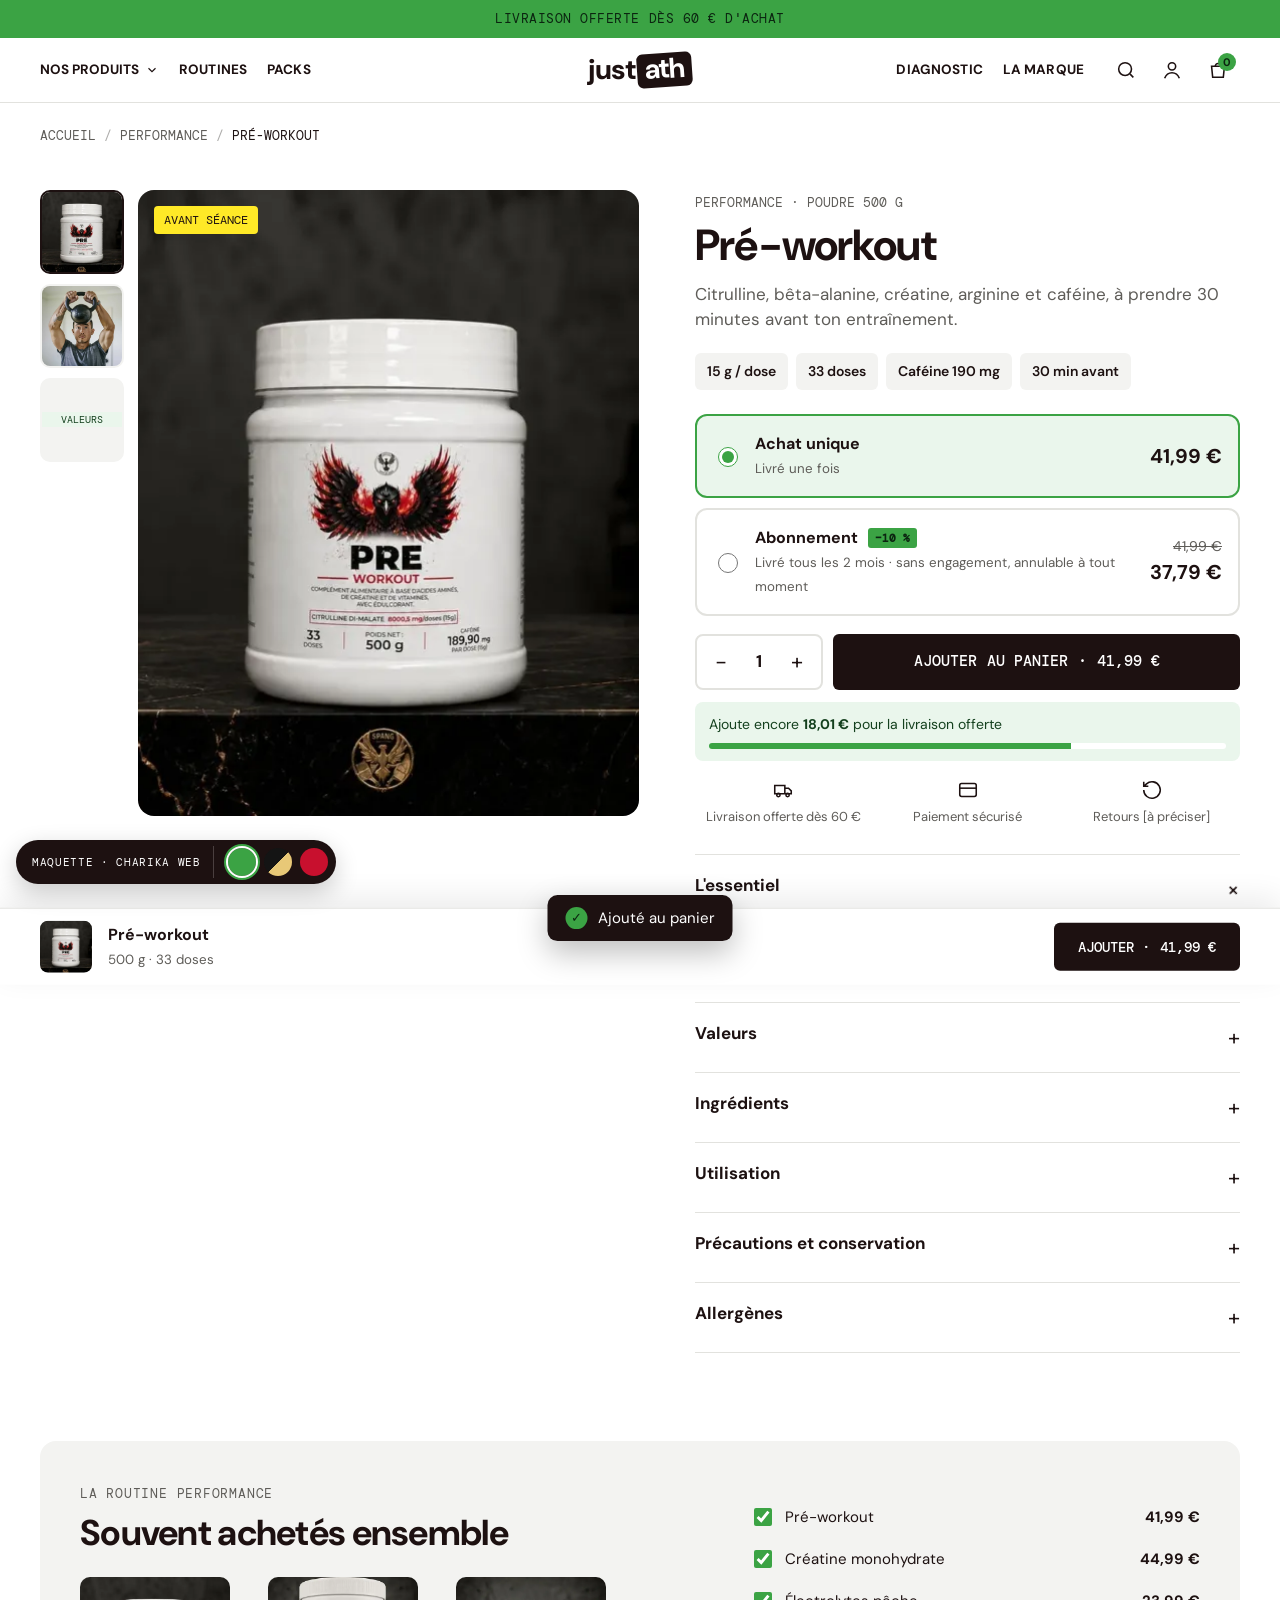
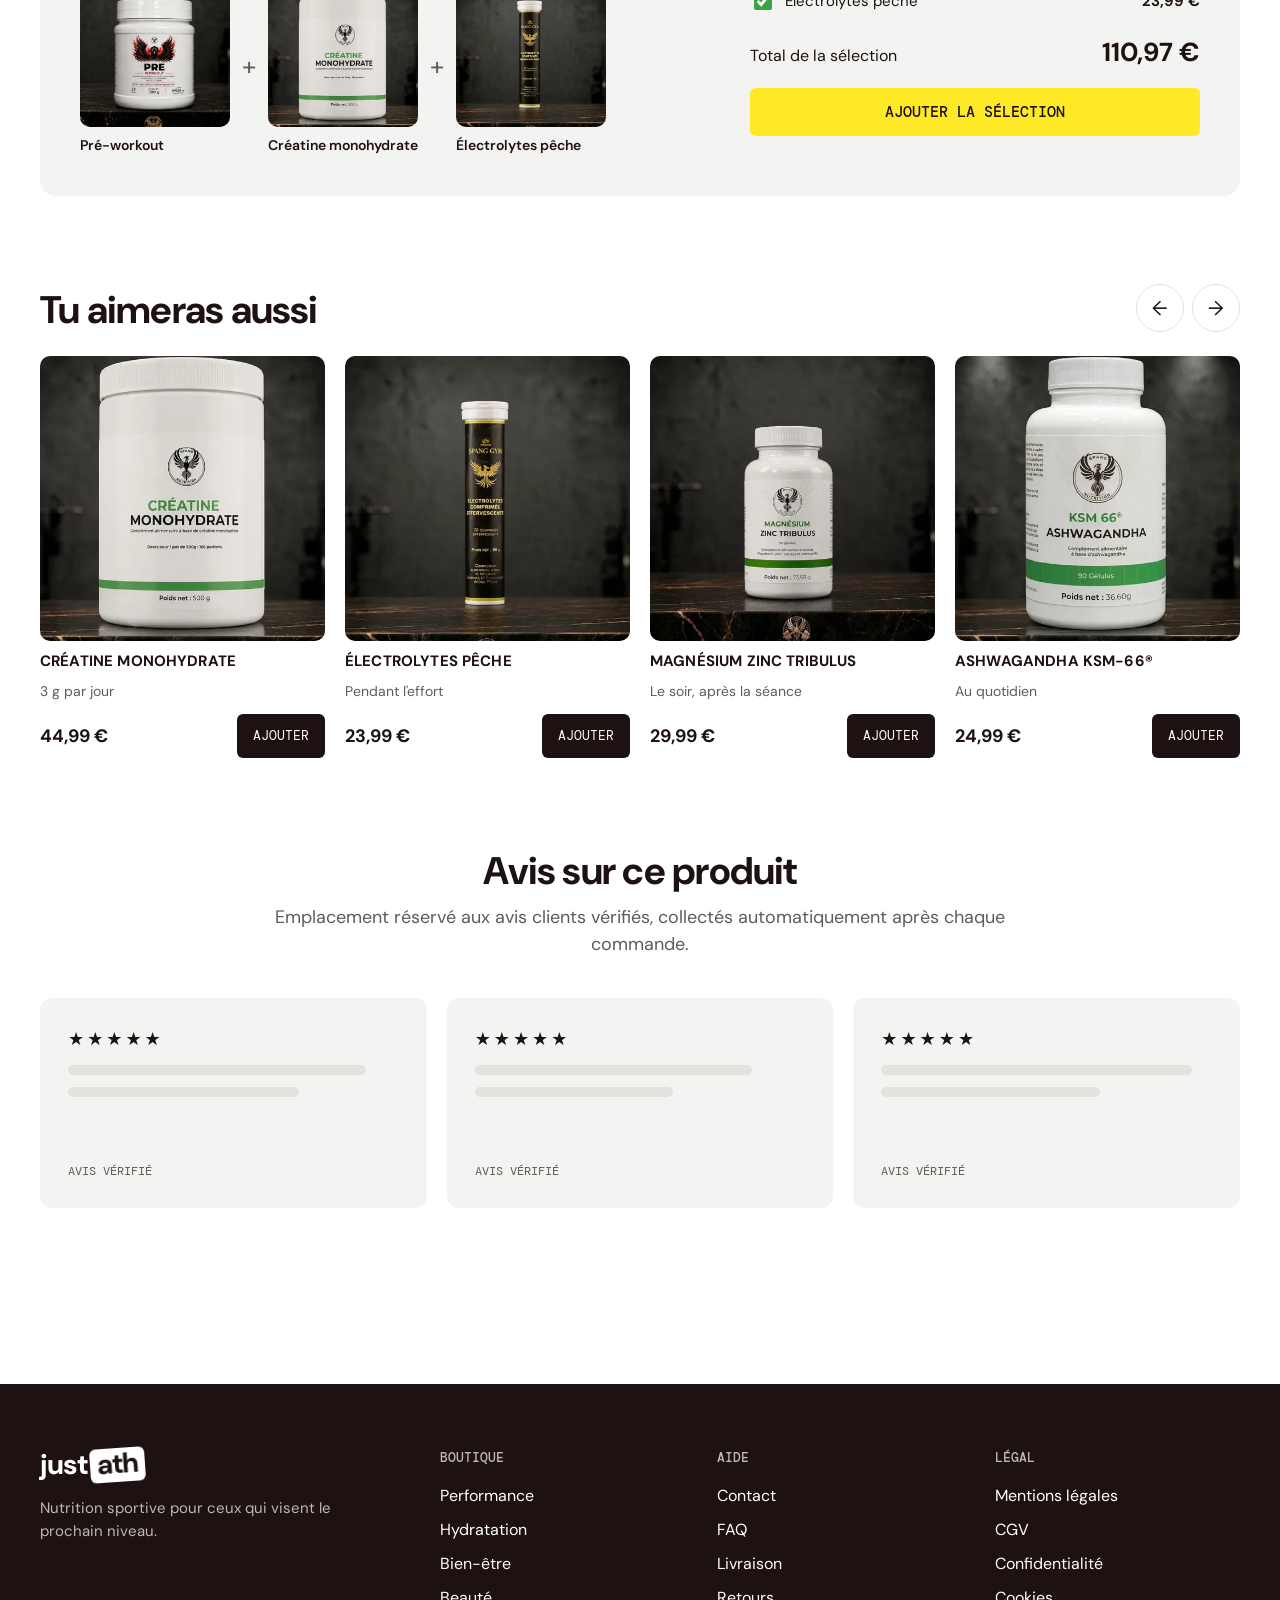
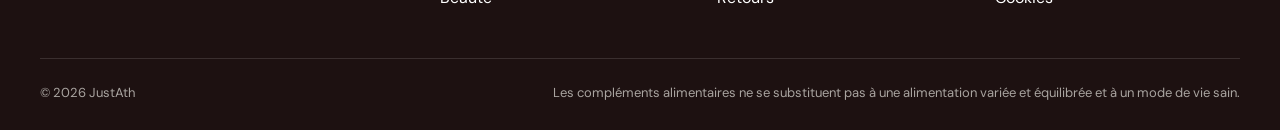
<file: justath/produit-preworkout.html>
<!DOCTYPE html>
<html lang="fr">
<head>
<meta charset="utf-8">
<meta name="viewport" content="width=device-width, initial-scale=1">
<link rel="preconnect" href="https://fonts.googleapis.com">
<link rel="preconnect" href="https://fonts.gstatic.com" crossorigin>
<link href="https://fonts.googleapis.com/css2?family=DM+Mono:wght@400;500&family=DM+Sans:opsz,wght@9..40,400;9..40,500;9..40,600;9..40,700;9..40,800&display=swap" rel="stylesheet">
<style>

/* ===== Tokens (codes Mium Lab, couleurs JustAth) ===== */
:root{
  --green:#3BA344;      /* aplat signature (équivalent du bleu Mium) */
  --green-l:#EAF6EC;    /* fond doux */
  --deep:#14401E;       /* texte foncé sur fond doux */
  --on:#0B2410;         /* texte posé sur l'aplat */
  --yellow:#FFE927;     /* CTA promo */
  --ink:#1D1111;        /* texte principal */
  --muted:#5E5C58;
  --grey:#F3F3F1;       /* fonds de sections / cartes */
  --line:#E2E2DE;
  --white:#FFFFFF;
  --sans:"DM Sans",system-ui,sans-serif; --mono:"DM Mono",ui-monospace,monospace;
  --max:1360px;
}
*{box-sizing:border-box}
html{scroll-behavior:smooth}
body{margin:0;background:var(--white);color:var(--ink);font-family:var(--sans);font-size:16px;line-height:1.5;-webkit-font-smoothing:antialiased}
img{display:block;max-width:100%}
a{color:inherit;text-decoration:none}
button{font:inherit;color:inherit;cursor:pointer}
.wrap{max-width:var(--max);margin:0 auto;padding:0 40px}
.mono{font-family:var(--mono);text-transform:uppercase;letter-spacing:.06em}
h1,h2,h3{margin:0;font-weight:700;letter-spacing:-.02em;line-height:1.1}
.btn{display:inline-flex;align-items:center;justify-content:center;gap:10px;min-height:48px;padding:0 24px;border-radius:6px;border:0;font-weight:600;font-size:17px;transition:transform .15s ease,background .2s}
.btn:hover{transform:translateY(-1px)}
.btn-white{background:var(--white);color:var(--deep)}
.btn-yellow{background:var(--yellow);color:var(--ink);font-family:var(--mono);text-transform:uppercase;font-size:15px;font-weight:500}
.btn-dark{background:var(--ink);color:var(--white);font-family:var(--mono);text-transform:uppercase;font-size:14px;font-weight:500}

/* Badge maquette */
.mock-badge{position:fixed;left:16px;bottom:16px;z-index:60;background:var(--ink);color:#fff;padding:6px 6px 6px 16px;border-radius:999px;font-family:var(--mono);font-size:11px;letter-spacing:.06em;text-transform:uppercase;box-shadow:0 8px 24px rgba(0,0,0,.2);display:flex;align-items:center;gap:12px}
/* Sélecteur de couleurs */
.swatches{display:flex;gap:4px;padding-left:12px;border-left:1px solid #4A3F3F}
.swatches button{width:32px;height:32px;border-radius:50%;border:2px solid transparent;background:var(--c);background-clip:padding-box;padding:0;position:relative;transition:transform .15s}
.swatches button:hover{transform:scale(1.12)}
.swatches button[aria-pressed="true"]{border-color:#fff;box-shadow:0 0 0 2px var(--c)}
body,.announce,.marquee,.hero .block,.diag,.news,.statement,.ship,.loader{transition:background-color .4s ease,color .4s ease}

/* ===== Annonce + header ===== */
.announce{background:var(--green);color:var(--on);text-align:center;padding:10px 16px;font-family:var(--mono);font-size:13px;text-transform:uppercase;letter-spacing:.04em}
header{position:sticky;top:0;z-index:50;background:var(--white);border-bottom:1px solid var(--line)}
.nav{display:grid;grid-template-columns:1fr auto 1fr;align-items:center;height:64px;padding:0 40px;max-width:1512px;margin:0 auto}
.nav-l,.nav-r{display:flex;align-items:center;gap:20px;font-weight:700;font-size:13.5px;text-transform:uppercase;letter-spacing:.01em}
.nav-r{justify-content:flex-end}
.nav a:hover{color:var(--green)}
.logo{font-weight:800;font-size:28px;letter-spacing:-.04em;line-height:1;display:flex;align-items:center;gap:2px}
.logo b{background:var(--ink);color:#fff;padding:2px 7px 4px;border-radius:6px;transform:rotate(-4deg);display:inline-block}
.icons{display:flex;gap:2px}
.icon-btn{width:44px;height:44px;border:0;background:transparent;display:grid;place-items:center;position:relative;border-radius:50%}
.icon-btn:hover{background:var(--grey)}
.icon-btn svg{width:22px;height:22px;stroke:currentColor;fill:none;stroke-width:1.7}
.cart-count{position:absolute;top:5px;right:4px;min-width:18px;height:18px;border-radius:9px;background:var(--green);color:var(--on);font-size:11px;font-weight:700;display:grid;place-items:center;padding:0 4px}

/* ===== Hero split ===== */
.hero{display:grid;grid-template-columns:1fr 1fr;min-height:600px}
.hero .photo{position:relative;overflow:hidden}
.hero .photo img{width:100%;height:100%;object-fit:cover;object-position:center 30%}
.hero .block{background:var(--green);color:var(--on);display:flex;flex-direction:column;justify-content:center;padding:64px 80px;gap:20px}
.hero .rating{display:flex;align-items:center;gap:10px;font-size:14px}
.hero .rating .pill{background:rgba(255,255,255,.35);padding:4px 10px;border-radius:4px;font-family:var(--mono);font-size:12px;text-transform:uppercase}
.hero h1{font-size:clamp(36px,3.6vw,56px)}
.hero p{font-size:20px;margin:0;max-width:560px}
.hero .ctas{display:flex;gap:12px;flex-wrap:wrap;margin-top:8px}
.hero .btn-outline{background:transparent;color:var(--on);box-shadow:inset 0 0 0 2px var(--on)}

/* ===== Réassurance ===== */
.reassure{background:var(--grey)}
.reassure .row{display:grid;grid-template-columns:repeat(4,minmax(0,1fr));gap:24px;padding:40px 40px;max-width:var(--max);margin:0 auto;text-align:center}
.reassure svg{width:30px;height:30px;margin:0 auto 10px;stroke:var(--ink);fill:none;stroke-width:1.7}
.reassure h3{font-size:17px;font-weight:500;text-transform:uppercase;letter-spacing:0}
.reassure p{margin:4px 0 0;font-family:var(--mono);text-transform:uppercase;font-size:14px;color:var(--muted)}

/* ===== Bandeau défilant ===== */
.marquee{background:var(--green);color:var(--on);overflow:hidden}
.marquee-track{display:flex;width:max-content;animation:scroll 36s linear infinite}
.marquee-track span{display:flex;align-items:center;gap:12px;padding:14px 28px;font-weight:700;font-size:15px;text-transform:uppercase;white-space:nowrap}
.marquee-track svg{width:22px;height:22px;stroke:var(--on);fill:none;stroke-width:2}
@keyframes scroll{to{transform:translateX(-50%)}}
@media (prefers-reduced-motion:reduce){.marquee-track{animation:none}}

/* ===== Sections ===== */
section{padding:88px 0}
.title-c{text-align:center;max-width:780px;margin:0 auto 40px}
.title-c h2{font-size:clamp(30px,3vw,44px)}
.title-c p{color:var(--muted);font-size:18px;margin:12px 0 0}

/* Onglets catégories (style Mium) */
.tabs{display:flex;gap:6px;flex-wrap:wrap;margin-bottom:24px}
.tabs button{min-height:36px;padding:0 12px;border-radius:4px;border:0;background:var(--grey);color:var(--muted);font-family:var(--mono);font-size:13px;text-transform:uppercase;letter-spacing:.04em}
.tabs button[aria-pressed="true"]{background:var(--green);color:var(--on)}

/* Cartes produits */
.grid{display:grid;grid-template-columns:repeat(4,minmax(0,1fr));gap:20px}
.card{display:flex;flex-direction:column;gap:12px}
.card[hidden]{display:none}
.card .media{position:relative;border-radius:10px;overflow:hidden;aspect-ratio:1/1;background:var(--grey)}
.card .media img{width:100%;height:100%;object-fit:cover;transition:transform .5s ease}
.card:hover .media img{transform:scale(1.04)}
.card .badge{position:absolute;top:12px;left:12px;background:var(--yellow);color:var(--ink);font-family:var(--mono);font-size:11px;text-transform:uppercase;padding:4px 8px;border-radius:3px}
.card .badge.g{background:var(--green);color:var(--on)}
.card .stars{font-size:13px;color:var(--muted);display:flex;gap:6px;align-items:center}
.card .stars span{color:var(--ink);letter-spacing:2px}
.card h3{font-size:15px;font-weight:700;text-transform:uppercase;letter-spacing:.01em}
.card .claim{color:var(--muted);font-size:14px;margin:0;flex:1}
.card .foot{display:flex;justify-content:space-between;align-items:center;gap:12px}
.card .price{font-weight:700;font-size:18px}
.add{min-height:44px;padding:0 16px;border-radius:6px;border:0;background:var(--ink);color:#fff;font-family:var(--mono);font-size:13px;text-transform:uppercase}
.add:hover{background:var(--green);color:var(--on)}
.note{color:var(--muted);font-size:12.5px;margin-top:28px}

/* Bloc manifeste centré */
.statement{background:var(--green-l)}
.statement .in{max-width:900px;margin:0 auto;text-align:center}
.statement h2{font-size:clamp(34px,4vw,58px);color:var(--deep)}
.statement p{font-size:19px;color:var(--deep);margin:18px auto 0;max-width:640px}

/* Diagnostic */
.diag{display:grid;grid-template-columns:1fr 1fr;border-radius:16px;overflow:hidden;background:var(--green)}
.diag .left{padding:56px;color:var(--on);display:flex;flex-direction:column;gap:18px}
.diag h2{font-size:clamp(30px,3vw,44px)}
.diag .q{font-weight:600;font-size:18px;margin-top:8px}
.diag .opts{display:grid;grid-template-columns:1fr 1fr;gap:10px}
.diag .opts button{min-height:56px;border-radius:8px;border:2px solid var(--on);background:transparent;color:var(--on);font-weight:600;font-size:16px;text-align:left;padding:0 16px}
.diag .opts button[aria-pressed="true"]{background:var(--on);color:var(--green)}
.diag .right{background:var(--white);padding:40px;display:flex;flex-direction:column;justify-content:center;gap:16px;margin:16px;border-radius:12px}
.diag .right .duo{display:grid;grid-template-columns:1fr 1fr;gap:10px}
.diag .right .duo img{border-radius:8px;aspect-ratio:1/1;object-fit:cover}
.diag .right h3{font-size:24px}
.diag .right p{margin:0;color:var(--muted)}
.diag .right .row{display:flex;justify-content:space-between;align-items:center;gap:12px;flex-wrap:wrap}
.diag .right .total{font-weight:700;font-size:22px}

/* Routines */
.routines{display:grid;grid-template-columns:repeat(3,minmax(0,1fr));gap:20px}
.routine{border-radius:12px;overflow:hidden;background:var(--grey);display:flex;flex-direction:column}
.routine .duo{display:grid;grid-template-columns:1fr 1fr}
.routine .duo img{aspect-ratio:1/1;object-fit:cover}
.routine .txt{padding:24px;display:flex;flex-direction:column;gap:10px;flex:1}
.routine .lbl{font-family:var(--mono);font-size:12px;text-transform:uppercase;background:var(--green);color:var(--on);align-self:flex-start;padding:4px 8px;border-radius:3px}
.routine h3{font-size:24px}
.routine p{margin:0;color:var(--muted);flex:1}
.routine .row{display:flex;justify-content:space-between;align-items:center;margin-top:8px}
.routine .total{font-weight:700;font-size:20px}

/* Transparence */
.split{display:grid;grid-template-columns:1fr 1fr;gap:56px;align-items:center}
.split img{border-radius:16px;width:100%;aspect-ratio:4/5;object-fit:cover}
.split h2{font-size:clamp(30px,3vw,44px)}
.split ul{list-style:none;padding:0;margin:28px 0 32px;display:grid;gap:18px}
.split li{display:flex;gap:16px;align-items:flex-start}
.split li .ic{flex:none;width:44px;height:44px;border-radius:50%;background:var(--green-l);display:grid;place-items:center}
.split li .ic svg{width:22px;height:22px;stroke:var(--deep);fill:none;stroke-width:1.8}
.split li b{display:block;font-size:17px}
.split li span{color:var(--muted)}

/* Avis (emplacement) */
.reviews{display:grid;grid-template-columns:repeat(3,minmax(0,1fr));gap:20px}
.review{background:var(--grey);border-radius:12px;padding:28px;display:flex;flex-direction:column;gap:12px;min-height:210px}
.review .stars{letter-spacing:3px;font-size:18px}
.review .line{height:10px;border-radius:5px;background:#E2E2DE}
.review .who{margin-top:auto;font-family:var(--mono);font-size:12px;text-transform:uppercase;color:var(--muted)}

/* FAQ */
.faq{max-width:900px;margin:0 auto}
.faq details{border-bottom:1px solid var(--line)}
.faq summary{list-style:none;cursor:pointer;padding:22px 0;display:flex;justify-content:space-between;align-items:center;gap:24px;font-weight:700;font-size:19px}
.faq summary::-webkit-details-marker{display:none}
.faq summary::after{content:"+";font-size:26px;font-weight:400;transition:transform .2s}
.faq details[open] summary::after{transform:rotate(45deg)}
.faq details p{margin:0 0 22px;color:var(--muted);font-size:17px}

/* Newsletter + footer */
.news{background:var(--green);color:var(--on);border-radius:16px;padding:56px;display:grid;grid-template-columns:1fr 1fr;gap:32px;align-items:center}
.news h2{font-size:clamp(28px,3vw,40px)}
.news p{margin:10px 0 0}
.news form{display:flex;gap:8px;flex-wrap:wrap}
.news label{position:absolute;left:-9999px}
.news input{flex:1;min-width:220px;min-height:52px;border-radius:6px;border:0;padding:0 18px;font:inherit;color:var(--ink)}
.news .ok{width:100%;font-family:var(--mono);font-size:13px;text-transform:uppercase;margin:4px 0 0}
footer{background:var(--ink);color:#fff;margin-top:88px;padding:64px 0 28px}
.foot-grid{display:grid;grid-template-columns:1.5fr repeat(3,minmax(0,1fr));gap:32px}
footer .logo b{background:#fff;color:var(--ink)}
footer p{color:#BDB9B5;font-size:15px;max-width:320px}
footer h4{font-family:var(--mono);font-size:13px;text-transform:uppercase;font-weight:500;color:#BDB9B5;margin:0 0 16px}
footer ul{list-style:none;margin:0;padding:0;display:grid;gap:10px}
footer a:hover{color:var(--green)}
.legal{display:flex;justify-content:space-between;flex-wrap:wrap;gap:12px;margin-top:48px;padding-top:24px;border-top:1px solid #3A2F2F;color:#A9A4A0;font-size:13px}

/* ===== Méga-menu ===== */
.has-mega{position:static}
.mega-btn{background:none;border:0;font-weight:700;font-size:13.5px;text-transform:uppercase;padding:0;min-height:44px;display:flex;align-items:center;gap:6px}
.mega-btn svg{width:14px;height:14px;stroke:currentColor;fill:none;stroke-width:2;transition:transform .2s}
.mega-btn[aria-expanded="true"] svg{transform:rotate(180deg)}
.mega{position:absolute;left:0;right:0;top:100%;background:var(--white);border-top:1px solid var(--line);border-bottom:1px solid var(--line);box-shadow:0 20px 40px rgba(0,0,0,.08);display:none}
.mega.open{display:block}
.mega-in{max-width:var(--max);margin:0 auto;padding:32px 40px;display:grid;grid-template-columns:220px 1fr;gap:40px}
.mega-cats{display:grid;gap:4px;align-content:start}
.mega-cats a{padding:10px 12px;border-radius:6px;font-weight:600;text-transform:none;font-size:16px}
.mega-cats a:hover{background:var(--grey);color:var(--ink)}
.mega-cats .all{background:var(--green);color:var(--on);margin-top:8px}
.mega-prods{display:grid;grid-template-columns:repeat(4,minmax(0,1fr));gap:16px}
.mega-prods a{display:grid;gap:8px;font-size:14px;font-weight:600;text-transform:none}
.mega-prods img{border-radius:8px;aspect-ratio:1/1;object-fit:cover}
.mega-prods span{color:var(--muted);font-weight:500}

/* ===== Menu mobile ===== */
.burger{display:none}
.drawer{position:fixed;inset:0;z-index:80;display:none}
.drawer.open{display:block}
.drawer .scrim{position:absolute;inset:0;background:rgba(29,17,17,.45);border:0;width:100%}
.drawer .panel{position:absolute;top:0;left:0;bottom:0;width:min(88vw,380px);background:var(--white);padding:20px;overflow-y:auto;display:flex;flex-direction:column;gap:6px}
.drawer .panel .top{display:flex;justify-content:space-between;align-items:center;margin-bottom:12px}
.drawer .panel a{padding:14px 8px;border-bottom:1px solid var(--line);font-weight:700;text-transform:uppercase;font-size:15px}
.drawer .panel .sub{padding-left:20px;text-transform:none;font-weight:500;color:var(--muted)}
.drawer .panel .btn{margin-top:16px;border-bottom:0}

/* ===== Quiz diagnostic (modale) ===== */
.quiz{position:fixed;inset:0;z-index:90;display:none;place-items:center;padding:20px}
.quiz.open{display:grid}
.quiz .scrim{position:absolute;inset:0;background:rgba(29,17,17,.5);border:0;width:100%}
.quiz .box{position:relative;background:var(--white);width:min(720px,100%);max-height:92vh;overflow-y:auto;border-radius:16px;padding:40px}
.quiz .close{position:absolute;top:12px;right:12px}
.quiz .bar{height:6px;border-radius:3px;background:var(--grey);margin:18px 0 28px;overflow:hidden}
.quiz .bar i{display:block;height:100%;background:var(--green);transition:width .3s}
.quiz h2{font-size:clamp(24px,3vw,34px);margin-bottom:20px}
.quiz .choices{display:grid;grid-template-columns:1fr 1fr;gap:10px}
.quiz .choices button{min-height:64px;border-radius:10px;border:2px solid var(--line);background:var(--white);font-weight:600;font-size:16px;text-align:left;padding:12px 16px;transition:border-color .15s,background .15s}
.quiz .choices button:hover{border-color:var(--green);background:var(--green-l)}
.quiz .back{background:none;border:0;color:var(--muted);font-family:var(--mono);font-size:13px;text-transform:uppercase;margin-top:20px;min-height:44px;padding:0}
.quiz .res-items{display:grid;gap:12px;margin:8px 0 20px}
.quiz .res-item{display:grid;grid-template-columns:72px 1fr auto;gap:14px;align-items:center;background:var(--grey);border-radius:10px;padding:10px}
.quiz .res-item img{border-radius:8px;aspect-ratio:1/1;object-fit:cover}
.quiz .res-item b{display:block}
.quiz .res-item small{color:var(--muted)}
.quiz .why{background:var(--green-l);color:var(--deep);border-radius:10px;padding:14px 16px;margin-bottom:20px}
.quiz .res-foot{display:flex;justify-content:space-between;align-items:center;gap:12px;flex-wrap:wrap}
.quiz .res-foot .total{font-weight:700;font-size:24px}

/* ===== Loader ===== */
.loader{position:fixed;inset:0;z-index:200;background:var(--green);display:grid;place-items:center;transition:transform .7s cubic-bezier(.77,0,.18,1)}
.loader.done{transform:translateY(-100%)}
.loader .logo{font-size:56px;color:var(--on);animation:pop 1s ease both}
.loader .logo b{background:var(--on);color:var(--green)}
.loader .load-bar{position:absolute;bottom:0;left:0;height:4px;background:var(--on);animation:load 1.1s ease forwards}
@keyframes pop{0%{opacity:0;transform:scale(.8) rotate(-4deg)}60%{opacity:1;transform:scale(1.06)}100%{transform:scale(1)}}
@keyframes load{from{width:0}to{width:100%}}

/* Barre de progression de lecture */
.progress{position:fixed;top:0;left:0;right:0;height:3px;z-index:70;background:var(--green);transform-origin:left;transform:scaleX(0)}

/* Annonce rotative */
.announce{position:relative;height:38px;overflow:hidden;padding:0}
.announce span{position:absolute;inset:0;display:grid;place-items:center;opacity:0;transform:translateY(100%);transition:opacity .5s,transform .5s}
.announce span.on{opacity:1;transform:none}

/* Apparition au scroll */
.reveal{opacity:0;transform:translateY(28px);transition:opacity .7s ease,transform .7s cubic-bezier(.2,.7,.2,1)}
.reveal.in{opacity:1;transform:none}
.hero .block > *{opacity:0;transform:translateY(20px);animation:up .8s cubic-bezier(.2,.7,.2,1) forwards}
.hero .block > *:nth-child(2){animation-delay:.1s}.hero .block > *:nth-child(3){animation-delay:.2s}.hero .block > *:nth-child(4){animation-delay:.3s}
.hero .photo img{animation:zoom 1.6s ease both}
body.loading .hero .block > *, body.loading .hero .photo img{animation-play-state:paused}
@keyframes up{to{opacity:1;transform:none}}
@keyframes zoom{from{transform:scale(1.12)}to{transform:scale(1)}}

/* Skeleton images */
.card .media,.routine .duo,.mega-prods a{background:linear-gradient(100deg,var(--grey) 30%,#ECECE8 50%,var(--grey) 70%);background-size:300% 100%;animation:shimmer 1.4s linear infinite}
@keyframes shimmer{to{background-position:-150% 0}}
img.lz{opacity:0;transition:opacity .6s ease}
img.lz.ok{opacity:1}

/* Fil d'Ariane */
.crumbs{display:flex;flex-wrap:wrap;align-items:center;gap:8px;font-family:var(--mono);font-size:12.5px;text-transform:uppercase;color:var(--muted);margin-bottom:20px}
.crumbs a:hover{color:var(--ink)}
.crumbs [aria-current]{color:var(--ink)}
.crumbs .sep{opacity:.5}

/* Retour en haut */
.totop{position:fixed;right:20px;bottom:20px;z-index:60;width:56px;height:56px;border-radius:50%;border:0;background:var(--ink);color:#fff;display:grid;place-items:center;opacity:0;transform:translateY(16px) scale(.9);pointer-events:none;transition:opacity .3s,transform .3s}
.totop.show{opacity:1;transform:none;pointer-events:auto}
.totop:hover{background:var(--deep)}
.totop svg.ring{position:absolute;inset:0;width:56px;height:56px;transform:rotate(-90deg)}
.totop svg.ring circle{fill:none;stroke:var(--green);stroke-width:3;stroke-dasharray:163.4;stroke-dashoffset:163.4;stroke-linecap:round}
.totop svg.arrow{width:20px;height:20px;stroke:currentColor;fill:none;stroke-width:2.2}

/* Panier latéral */
.cart{position:fixed;inset:0;z-index:95;pointer-events:none}
.cart .scrim{position:absolute;inset:0;width:100%;border:0;background:rgba(29,17,17,.45);opacity:0;transition:opacity .3s}
.cart .panel{position:absolute;top:0;right:0;bottom:0;width:min(92vw,420px);background:var(--white);transform:translateX(100%);transition:transform .45s cubic-bezier(.2,.7,.2,1);display:flex;flex-direction:column}
.cart.open{pointer-events:auto}
.cart.open .scrim{opacity:1}
.cart.open .panel{transform:none}
.cart .head{display:flex;justify-content:space-between;align-items:center;padding:16px 20px;border-bottom:1px solid var(--line)}
.cart .head h2{font-size:22px}
.ship{padding:16px 20px;background:var(--green-l);color:var(--deep);font-size:14.5px}
.ship .track{height:8px;border-radius:4px;background:#fff;margin-top:10px;overflow:hidden}
.ship .track i{display:block;height:100%;background:var(--green);border-radius:4px;transition:width .5s ease}
.cart .items{flex:1;overflow-y:auto;padding:12px 20px;display:grid;gap:12px;align-content:start}
.cart .empty{color:var(--muted);text-align:center;padding:48px 0}
.ci{display:grid;grid-template-columns:72px 1fr auto;gap:12px;align-items:center;animation:up .35s ease both}
.ci img{border-radius:8px;aspect-ratio:1/1;object-fit:cover}
.ci b{display:block;font-size:15px}
.qty{display:inline-flex;align-items:center;border:1px solid var(--line);border-radius:6px;margin-top:6px}
.qty button{width:36px;height:36px;border:0;background:none;font-size:18px}
.qty span{min-width:24px;text-align:center;font-weight:600}
.cart .foot{border-top:1px solid var(--line);padding:16px 20px;display:grid;gap:12px}
.cart .foot .tot{display:flex;justify-content:space-between;font-weight:700;font-size:20px}
.cart .foot .btn{width:100%}
.cart .upsell{display:flex;gap:10px;align-items:center;background:var(--grey);border-radius:10px;padding:10px;font-size:14px}
.cart .upsell img{width:52px;border-radius:6px}
.cart .upsell button{margin-left:auto;min-height:36px;padding:0 12px;border-radius:6px;border:0;background:var(--ink);color:#fff;font-family:var(--mono);font-size:12px;text-transform:uppercase}
.cart-count.bump{animation:bump .5s ease}
@keyframes bump{40%{transform:scale(1.5)}}

/* Animation vers le panier */
.fly{position:fixed;z-index:120;width:64px;height:64px;border-radius:50%;object-fit:cover;pointer-events:none;box-shadow:0 8px 20px rgba(0,0,0,.25);transition:transform .75s cubic-bezier(.5,-.3,.6,1),opacity .75s}

/* Toast */
.toast{position:fixed;left:50%;bottom:24px;z-index:110;transform:translate(-50%,140%);background:var(--ink);color:#fff;padding:12px 18px;border-radius:10px;display:flex;align-items:center;gap:10px;font-size:15px;transition:transform .4s cubic-bezier(.2,.7,.2,1);box-shadow:0 12px 30px rgba(0,0,0,.25)}
.toast.show{transform:translate(-50%,0)}
.toast i{width:22px;height:22px;border-radius:50%;background:var(--green);display:grid;place-items:center;font-style:normal;color:var(--on);font-size:13px;font-weight:700}

@media (prefers-reduced-motion:reduce){
  *,*::before,*::after{animation-duration:.01ms!important;animation-iteration-count:1!important;transition-duration:.01ms!important}
  .reveal{opacity:1;transform:none}
}

/* ===== Scroll story : le pot qui s'ouvre ===== */
.scrolly{height:280vh;background:var(--green);color:var(--on);position:relative}
.scrolly .stage{position:sticky;top:64px;height:calc(100vh - 64px);min-height:560px;overflow:hidden;display:grid;grid-template-columns:1fr 1fr;align-items:center;max-width:var(--max);margin:0 auto;padding:0 40px;gap:40px}
.scrolly .glow{position:absolute;left:50%;top:50%;width:70vmin;height:70vmin;border-radius:50%;background:radial-gradient(circle,rgba(255,255,255,.28),transparent 65%);transform:translate(-10%,-50%) scale(var(--gs,.6));pointer-events:none}
.steps{position:relative;height:260px}
.step{position:absolute;inset:0;display:flex;flex-direction:column;justify-content:center;gap:14px;opacity:0;transform:translateY(30px);transition:opacity .5s ease,transform .5s ease}
.step.on{opacity:1;transform:none}
.step .k{font-family:var(--mono);font-size:13px;text-transform:uppercase;letter-spacing:.08em;opacity:.8}
.step h2{font-size:clamp(40px,5.4vw,84px);font-weight:800;letter-spacing:-.03em;line-height:.95}
.step p{font-size:19px;max-width:440px;margin:0;opacity:.9}
.dots{display:flex;gap:8px;margin-top:24px}
.dots i{width:28px;height:4px;border-radius:2px;background:currentColor;opacity:.25;transition:opacity .3s,width .3s}
.dots i.on{opacity:1;width:48px}
.jar-wrap{position:relative;height:100%;display:grid;place-items:center}
.jar{width:min(360px,70%);overflow:visible;filter:drop-shadow(0 40px 50px rgba(0,0,0,.35));transform:translateY(var(--jy,0px)) rotate(var(--jr,0deg))}
#lid{transform-box:fill-box;transform-origin:92% 100%}
.particles{position:absolute;inset:0;pointer-events:none}
.particles span{position:absolute;left:50%;top:50%;border-radius:50%;background:#fff;opacity:0;will-change:transform,opacity}
.particles span.cap{border-radius:999px;background:linear-gradient(90deg,#fff 50%,var(--on) 50%)}
.scroll-hint{position:absolute;bottom:24px;left:50%;transform:translateX(-50%);font-family:var(--mono);font-size:12px;text-transform:uppercase;letter-spacing:.1em;display:flex;align-items:center;gap:8px;opacity:var(--ho,1)}
.scroll-hint i{width:2px;height:28px;background:currentColor;animation:hint 1.6s ease-in-out infinite;transform-origin:top}
@keyframes hint{0%{transform:scaleY(0)}50%{transform:scaleY(1)}100%{transform:scaleY(0);transform-origin:bottom}}
@media (max-width:900px){
  .scrolly .stage{grid-template-columns:1fr;grid-template-rows:auto 1fr;padding:24px 20px;gap:0}
  .steps{height:200px}
  .step h2{font-size:40px}
  .step p{font-size:16px}
  .jar{width:min(240px,60%)}
}

/* ===== Responsive ===== */
@media (max-width:1100px){
  .nav-l > a,.nav-l .has-mega,.nav-r > a{display:none}
  .burger{display:grid}
  .hero,.diag,.split,.news{grid-template-columns:1fr}
  .hero .photo{height:380px}
  .hero .block{padding:48px 32px}
  .grid{grid-template-columns:repeat(2,minmax(0,1fr))}
  .routines,.reviews{grid-template-columns:1fr}
  .reassure .row{grid-template-columns:repeat(2,minmax(0,1fr))}
  .foot-grid{grid-template-columns:1fr 1fr}
}
@media (max-width:600px){
  .wrap,.nav{padding:0 18px}
  section{padding:64px 0}
  .grid{gap:12px}
  .card .foot{flex-direction:column;align-items:stretch}
  .diag .left,.news{padding:32px 24px}
  .diag .opts{grid-template-columns:1fr}
  .reassure .row{padding:32px 18px}
}

/* ===== Fiche produit ===== */
.pdp{display:grid;grid-template-columns:1.1fr 1fr;gap:56px;padding:24px 0 88px;align-items:start}
.gallery{position:sticky;top:88px;display:grid;grid-template-columns:84px 1fr;gap:14px}
.thumbs{display:grid;gap:10px;align-content:start}
.thumbs button{border:2px solid transparent;border-radius:10px;padding:0;overflow:hidden;background:var(--grey);aspect-ratio:1/1}
.thumbs button[aria-pressed="true"]{border-color:var(--ink)}
.thumbs img{width:100%;height:100%;object-fit:cover}
.thumbs .nut-thumb{display:grid;place-items:center;font-family:var(--mono);font-size:10px;text-transform:uppercase;color:var(--deep);background:var(--green-l)}
.main-media{position:relative;border-radius:16px;overflow:hidden;background:var(--grey);aspect-ratio:4/5}
.main-media img{width:100%;height:100%;object-fit:cover;transition:opacity .35s ease,transform .6s ease}
.main-media:hover img{transform:scale(1.06)}
.main-media .badge{position:absolute;top:16px;left:16px;background:var(--yellow);font-family:var(--mono);font-size:12px;text-transform:uppercase;padding:5px 10px;border-radius:4px}
.nut-panel{position:absolute;inset:0;background:var(--green-l);color:var(--deep);padding:40px;display:none;flex-direction:column;justify-content:center;gap:16px}
.nut-panel.on{display:flex}
.nut-panel table{width:100%;border-collapse:collapse;font-size:16px}
.nut-panel th,.nut-panel td{text-align:left;padding:12px 0;border-bottom:1px solid rgba(0,0,0,.12)}
.nut-panel td:last-child,.nut-panel th:last-child{text-align:right}

.info .kicker{font-family:var(--mono);font-size:13px;text-transform:uppercase;color:var(--muted)}
.info h1{font-size:clamp(32px,3.4vw,48px);margin:8px 0 12px}
.info .sub{color:var(--muted);font-size:17px;margin:0 0 20px}
.chips{display:flex;flex-wrap:wrap;gap:8px;margin-bottom:24px}
.chips span{background:var(--grey);padding:8px 12px;border-radius:6px;font-size:14px;font-weight:600}
.buy{display:grid;gap:10px;margin-bottom:18px}
.opt{display:grid;grid-template-columns:auto 1fr auto;gap:14px;align-items:center;border:2px solid var(--line);border-radius:12px;padding:16px;cursor:pointer;transition:border-color .2s,background .2s}
.opt:has(input:checked){border-color:var(--green);background:var(--green-l)}
.opt input{width:20px;height:20px;accent-color:var(--green)}
.opt b{display:block;font-size:16px}
.opt small{color:var(--muted)}
.opt .pr{font-weight:700;font-size:20px;text-align:right}
.opt .pr s{display:block;font-weight:400;font-size:14px;color:var(--muted)}
.opt .save{background:var(--green);color:var(--on);font-family:var(--mono);font-size:11px;text-transform:uppercase;padding:3px 7px;border-radius:3px;margin-left:6px;vertical-align:middle}
.cta-row{display:flex;gap:10px;margin:18px 0 12px}
.qty-big{display:flex;align-items:center;border:2px solid var(--line);border-radius:8px}
.qty-big button{width:48px;height:52px;border:0;background:none;font-size:22px}
.qty-big span{min-width:28px;text-align:center;font-weight:700;font-size:17px}
.cta-row .btn{flex:1;min-height:56px;font-size:15px}
.mini-ship{font-size:14px;color:var(--deep);background:var(--green-l);border-radius:8px;padding:12px 14px}
.mini-ship .track{height:6px;border-radius:3px;background:#fff;margin-top:8px;overflow:hidden}
.mini-ship .track i{display:block;height:100%;background:var(--green);transition:width .4s}
.trust{display:grid;grid-template-columns:repeat(3,1fr);gap:8px;margin:18px 0 28px;text-align:center;font-size:13px;color:var(--muted)}
.trust svg{width:22px;height:22px;stroke:var(--ink);fill:none;stroke-width:1.7;margin:0 auto 6px;display:block}
.acc details{border-top:1px solid var(--line)}
.acc details:last-child{border-bottom:1px solid var(--line)}
.acc summary{list-style:none;cursor:pointer;padding:18px 0;font-weight:700;font-size:17px;display:flex;justify-content:space-between}
.acc summary::-webkit-details-marker{display:none}
.acc summary::after{content:"+";font-size:22px;font-weight:400;transition:transform .2s}
.acc details[open] summary::after{transform:rotate(45deg)}
.acc .in{padding:0 0 20px;color:var(--muted)}
.acc .in p{margin:0 0 10px}
.acc table{width:100%;border-collapse:collapse;font-size:15px;color:var(--ink)}
.acc th,.acc td{text-align:left;padding:10px 0;border-bottom:1px solid var(--line)}
.acc td:last-child,.acc th:last-child{text-align:right}
.claim-note{font-size:12.5px;color:var(--muted);margin-top:16px}

/* Souvent achetés ensemble */
.fbt{background:var(--grey);border-radius:16px;padding:40px;display:grid;grid-template-columns:1.4fr 1fr;gap:40px;align-items:center}
.fbt-items{display:flex;align-items:center;gap:12px;flex-wrap:wrap}
.fbt-item{width:150px;display:grid;gap:8px;font-size:14px;font-weight:600;transition:opacity .25s}
.fbt-item.off{opacity:.35}
.fbt-item img{border-radius:10px;aspect-ratio:1/1;object-fit:cover}
.fbt-plus{font-size:26px;color:var(--muted)}
.fbt-list{display:grid;gap:10px}
.fbt-list label{display:flex;gap:10px;align-items:center;font-size:15px;min-height:32px}
.fbt-list input{width:18px;height:18px;accent-color:var(--green)}
.fbt-list .p{margin-left:auto;font-weight:700}
.fbt-total{display:flex;justify-content:space-between;align-items:baseline;margin:16px 0;font-size:16px}
.fbt-total b{font-size:26px}

/* Carrousel "Tu aimeras aussi" */
.rail-head{display:flex;justify-content:space-between;align-items:end;margin-bottom:24px;gap:16px}
.rail-head h2{font-size:clamp(28px,3vw,40px)}
.rail-nav{display:flex;gap:8px}
.rail-nav button{width:48px;height:48px;border-radius:50%;border:1px solid var(--line);background:#fff;font-size:20px}
.rail{display:grid;grid-auto-flow:column;grid-auto-columns:calc((100% - 60px)/4);gap:20px;overflow-x:auto;scroll-snap-type:x mandatory;scrollbar-width:none;padding-bottom:4px}
.rail::-webkit-scrollbar{display:none}
.rail .card{scroll-snap-align:start}

/* Barre d'achat collante */
.sticky-buy{position:fixed;left:0;right:0;bottom:0;z-index:55;background:#fff;border-top:1px solid var(--line);box-shadow:0 -10px 30px rgba(0,0,0,.08);transform:translateY(110%);transition:transform .35s cubic-bezier(.2,.7,.2,1)}
.sticky-buy.show{transform:none}
.sticky-buy .in{max-width:var(--max);margin:0 auto;padding:12px 40px;display:flex;align-items:center;gap:16px}
.sticky-buy img{width:52px;height:52px;border-radius:8px;object-fit:cover}
.sticky-buy b{display:block}
.sticky-buy small{color:var(--muted)}
.sticky-buy .btn{margin-left:auto}
body.has-sticky .totop{bottom:96px}
body.has-sticky .mock-badge{bottom:96px}

@media (max-width:1000px){
  .pdp{grid-template-columns:1fr;gap:28px}
  .gallery{position:static;grid-template-columns:1fr}
  .thumbs{grid-auto-flow:column;grid-template-columns:repeat(3,72px);order:2}
  .fbt{grid-template-columns:1fr;padding:24px}
  .rail{grid-auto-columns:70%}
  .sticky-buy .in{padding:10px 18px}
  .sticky-buy .txt{display:none}
}

/* ===== Ajustements mobile ===== */
body:has(.quiz.open) .mock-badge,body:has(.cart.open) .mock-badge,body:has(.drawer.open) .mock-badge,
body:has(.quiz.open) .totop,body:has(.cart.open) .totop,body:has(.drawer.open) .totop,
body:has(.cart.open) .sticky-buy,body:has(.drawer.open) .sticky-buy{display:none}
@media (max-width:600px){
  .announce{height:34px;font-size:11px}
  .announce span{padding:0 12px;text-align:center}
  .nav{height:58px}
  .logo{font-size:24px}
  .hero .photo{height:250px}
  .hero .block{padding:32px 20px 36px;gap:14px}
  .hero h1{font-size:30px}
  .hero p{font-size:16px}
  .hero .ctas{flex-direction:column}
  .hero .ctas .btn{width:100%}
  .reassure h3{font-size:14px}
  .reassure p{font-size:12px}
  .tabs{flex-wrap:nowrap;overflow-x:auto;margin-right:-18px;padding-right:18px;scrollbar-width:none}
  .tabs::-webkit-scrollbar{display:none}
  .tabs button{flex:none}
  .card .claim{display:-webkit-box;-webkit-line-clamp:3;-webkit-box-orient:vertical;overflow:hidden;flex:none;min-height:4.5em;font-size:13px}
  .card h3{font-size:14px;min-height:2.3em}
  .statement h2{font-size:30px}
  .statement p{font-size:16px}
  .diag .btn{width:100%;font-size:15px}
  .diag .opts{grid-template-columns:1fr 1fr}
  .diag .opts button{font-size:14px;min-height:52px;padding:0 12px}
  .diag .right{padding:20px;margin:10px}
  .routine h3{font-size:21px}
  .split{gap:28px}
  .split h2,.title-c h2{font-size:28px}
  .faq summary{font-size:16px}
  .news h2{font-size:26px}
  .quiz{padding:12px}
  .quiz .box{padding:28px 18px 20px}
  .quiz .choices button{font-size:15px;min-height:56px;padding:10px 12px}
  .quiz .res-item{grid-template-columns:56px 1fr auto;font-size:14px}
  .mock-badge{left:10px;bottom:10px;padding:4px 4px 4px 12px;gap:8px;font-size:9.5px}
  .mock-badge > span{max-width:96px;line-height:1.25}
  .swatches{padding-left:8px;gap:3px}
  .swatches button{width:26px;height:26px}
  .totop{width:48px;height:48px;right:12px;bottom:12px}
  .totop svg.ring{width:48px;height:48px}
  .legal{padding-bottom:56px}
  /* fiche produit */
  .info h1{font-size:30px}
  .info .sub{font-size:15.5px}
  .chips span{font-size:13px;padding:7px 10px}
  .opt{padding:14px 12px;gap:10px}
  .opt .pr{font-size:18px}
  .cta-row .btn{font-size:13px;padding:0 14px;white-space:nowrap}
  .hide-sm{display:none}
  .trust{font-size:12px}
  .nut-panel{padding:24px}
  .fbt-item{width:84px;font-size:12px}
  .rail{grid-auto-columns:72%}
  body.has-sticky .totop,body.has-sticky .mock-badge{bottom:84px}
}
</style>
</head>
<body>
<div class="progress" id="progress" aria-hidden="true"></div>
<div class="mock-badge"><span>Maquette · Charika Web</span>
  <div class="swatches" role="group" aria-label="Changer la couleur du site">
    <button style="--c:#3BA344" aria-label="Vert JustAth" aria-pressed="true" data-pal="foret"></button>
    <button style="--c:linear-gradient(135deg,#141414 50%,#E8C877 50%)" aria-label="Noir et or" aria-pressed="false" data-pal="noir"></button>
    <button style="--c:#C8102E" aria-label="Rouge performance" aria-pressed="false" data-pal="rouge"></button>
  </div>
</div>
<div class="announce" aria-live="off">
  <span class="on">Livraison offerte dès 60 € d'achat</span>
  <span>Fais ton diagnostic : ta routine en 30 secondes</span>
  <span>Paiement 100 % sécurisé</span>
</div>
<header>
  <div class="nav">
    <nav class="nav-l" aria-label="Navigation principale">
      <button class="icon-btn burger" aria-label="Ouvrir le menu" aria-controls="drawer" aria-expanded="false" id="burger"><svg viewBox="0 0 24 24" aria-hidden="true"><path d="M4 7h16M4 12h16M4 17h16"/></svg></button>
      <div class="has-mega">
        <button class="mega-btn" id="megaBtn" aria-expanded="false" aria-controls="mega">Nos produits <svg viewBox="0 0 24 24" aria-hidden="true"><path d="m6 9 6 6 6-6"/></svg></button>
      </div>
      <a href="index.html#routines">Routines</a>
      <a href="index.html#diagnostic">Packs</a>
    </nav>
    <a href="index.html" class="logo" aria-label="JustAth, accueil">just<b>ath</b></a>
    <div class="nav-r">
      <a href="index.html#diagnostic">Diagnostic</a>
      <a href="index.html#marque">La marque</a>
      <div class="icons">
        <button class="icon-btn" aria-label="Rechercher"><svg viewBox="0 0 24 24" aria-hidden="true"><circle cx="11" cy="11" r="7"/><path d="m20 20-3.5-3.5"/></svg></button>
        <button class="icon-btn" aria-label="Mon compte"><svg viewBox="0 0 24 24" aria-hidden="true"><circle cx="12" cy="8" r="4"/><path d="M4 21c1.5-4 4.5-6 8-6s6.5 2 8 6"/></svg></button>
        <button class="icon-btn" aria-label="Ouvrir le panier" id="cartBtn"><svg viewBox="0 0 24 24" aria-hidden="true"><path d="M5 8h14l-1.2 12H6.2z"/><path d="M9 8a3 3 0 0 1 6 0"/></svg><span class="cart-count" id="cartCount">0</span></button>
      </div>
    </div>
  </div>
  <!-- Méga-menu "Nos produits" -->
  <div class="mega" id="mega">
    <div class="mega-in">
      <div class="mega-cats">
        <a href="index.html#produits">Performance</a>
        <a href="index.html#produits">Hydratation</a>
        <a href="index.html#produits">Bien-être</a>
        <a href="index.html#produits">Beauté</a>
        <a href="index.html#routines">Routines</a>
        <a href="index.html#produits" class="all">Voir tous les produits →</a>
      </div>
      <div class="mega-prods">
        <a href="produit-creatine.html"><img src="img/creatine.webp" alt="">Créatine monohydrate<span>44,99 €</span></a>
        <a href="produit-preworkout.html"><img src="img/preworkout.webp" alt="">Pré-workout<span>41,99 €</span></a>
        <a href="produit-electrolytes.html"><img src="img/electrolytes.webp" alt="">Électrolytes pêche<span>23,99 €</span></a>
        <a href="produit-magzinc.html"><img src="img/magzinc.webp" alt="">Magnésium Zinc Tribulus<span>29,99 €</span></a>
      </div>
    </div>
  </div>
</header>
<!-- Menu mobile -->
<div class="drawer" id="drawer" aria-hidden="true">
  <button class="scrim" aria-label="Fermer le menu" data-close-drawer></button>
  <nav class="panel" aria-label="Menu mobile">
    <div class="top"><span class="logo">just<b>ath</b></span><button class="icon-btn" aria-label="Fermer le menu" data-close-drawer><svg viewBox="0 0 24 24" aria-hidden="true"><path d="M6 6l12 12M18 6 6 18"/></svg></button></div>
    <a href="index.html#produits">Nos produits</a>
    <a href="index.html#produits" class="sub">Performance</a>
    <a href="index.html#produits" class="sub">Hydratation</a>
    <a href="index.html#produits" class="sub">Bien-être</a>
    <a href="index.html#produits" class="sub">Beauté</a>
    <a href="index.html#routines">Routines</a>
    <a href="index.html#marque">La marque</a>
    <a href="index.html#diagnostic" class="btn btn-yellow">Faire le diagnostic</a>
  </nav>
</div>

<main class="wrap" id="top">
  <nav class="crumbs" aria-label="Fil d'Ariane" style="margin-top:24px"><a href="index.html">Accueil</a><span class="sep" aria-hidden="true">/</span><a href="index.html#produits">Performance</a><span class="sep" aria-hidden="true">/</span><span aria-current="page">Pré-workout</span></nav>

  <div class="pdp">
    <!-- Galerie -->
    <div class="gallery">
      <div class="thumbs" role="group" aria-label="Photos du produit">
        <button aria-pressed="true" data-src="img/preworkout.webp" aria-label="Photo du produit"><img src="img/preworkout.webp" alt=""></button>
        <button aria-pressed="false" data-src="img/lifestyle.webp" aria-label="Photo d'ambiance"><img src="img/lifestyle.webp" alt=""></button>
        <button aria-pressed="false" data-nut aria-label="Valeurs"><span class="nut-thumb">Valeurs</span></button>
      </div>
      <div class="main-media">
        <img id="mainImg" src="img/preworkout.webp" alt="Pré-workout, Poudre 500 g">
        <span class="badge">Avant séance</span>
        <div class="nut-panel" id="nutPanel">
          <span class="mono" style="font-size:13px">Pour 1 dose de 15 g</span>
          <h2 style="font-size:32px">Valeurs</h2>
          <table><tr><th>Ingrédient</th><th>Quantité</th></tr><tr><td>L-citrulline DL-malate</td><td>8 000,05 mg</td></tr><tr><td>Bêta-alanine</td><td>1 599,89 mg</td></tr><tr><td>Créatine monohydrate</td><td>1 499,99 mg</td></tr><tr><td>L-arginine HCl</td><td>999,89 mg</td></tr><tr><td>Caféine</td><td>189,90 mg</td></tr></table>
        </div>
      </div>
    </div>

    <!-- Infos + achat -->
    <div class="info">
      <span class="kicker">Performance · Poudre 500 g</span>
      <h1>Pré-workout</h1>
      <p class="sub">Citrulline, bêta-alanine, créatine, arginine et caféine, à prendre 30 minutes avant ton entraînement.</p>
      <div class="chips"><span>15 g / dose</span><span>33 doses</span><span>Caféine 190 mg</span><span>30 min avant</span></div>

      <div class="buy" role="radiogroup" aria-label="Mode d'achat">
        <label class="opt"><input type="radio" name="mode" value="once" checked><div><b>Achat unique</b><small>Livré une fois</small></div><div class="pr">41,99 €</div></label>
        <label class="opt"><input type="radio" name="mode" value="sub"><div><b>Abonnement <span class="save">−10 %</span></b><small>Livré tous les 2 mois · sans engagement, annulable à tout moment</small></div><div class="pr"><s>41,99 €</s>37,79 €</div></label>
      </div>

      <div class="cta-row">
        <div class="qty-big"><button aria-label="Diminuer la quantité" id="qMinus">−</button><span id="qVal">1</span><button aria-label="Augmenter la quantité" id="qPlus">+</button></div>
        <button class="btn btn-dark" id="buyBtn">Ajouter<span class="hide-sm"> au panier</span> · <span id="buyPrice">41,99 €</span></button>
      </div>
      <div class="mini-ship" id="miniShip"></div>

      <div class="trust">
        <div><svg viewBox="0 0 24 24" aria-hidden="true"><path d="M3 7h11v9H3zM14 10h4l3 3v3h-7"/><circle cx="7" cy="17.5" r="1.8"/><circle cx="17" cy="17.5" r="1.8"/></svg>Livraison offerte dès 60 €</div>
        <div><svg viewBox="0 0 24 24" aria-hidden="true"><rect x="3" y="5" width="18" height="14" rx="2"/><path d="M3 10h18"/></svg>Paiement sécurisé</div>
        <div><svg viewBox="0 0 24 24" aria-hidden="true"><path d="M3 12a9 9 0 1 0 3-6.7L3 8M3 3v5h5"/></svg>Retours [à préciser]</div>
      </div>

      <div class="acc"><details open><summary>L&#x27;essentiel</summary><div class="in"><p>Pot de 500 g : 33 doses de 15 g. Complément alimentaire à base d&#x27;acides aminés, de créatine et de vitamines, avec édulcorants.</p></div></details><details><summary>Valeurs</summary><div class="in"><table><tr><th>Pour 1 dose de 15 g</th><th></th></tr><tr><td>L-citrulline DL-malate</td><td>8 000,05 mg</td></tr><tr><td>Bêta-alanine</td><td>1 599,89 mg</td></tr><tr><td>Créatine monohydrate</td><td>1 499,99 mg</td></tr><tr><td>L-arginine HCl</td><td>999,89 mg</td></tr><tr><td>Caféine</td><td>189,90 mg</td></tr></table></div></details><details><summary>Ingrédients</summary><div class="in"><p>L-citrulline DL-malate, bêta-alanine, créatine monohydrate, chlorhydrate de L-arginine (L-arginine HCl), arôme, polydextrose, anti-agglomérants (dioxyde de silicium, phosphate dicalcique, carbonate de magnésium), L-tyrosine végétalienne, caféine anhydre synthétique, acidifiant (acide citrique), vitamine C (acide L-ascorbique), édulcorants (acésulfame-K, sucralose), colorant (bêta-carotène), vitamine B2 (riboflavine), niacine (nicotinamide), vitamine B6 (pyridoxine-5-phosphate), vitamine B12 (méthylcobalamine), folate (acide ptéroylmonoglutamique).</p></div></details><details><summary>Utilisation</summary><div class="in"><p>Diluer une dose de 15 g (1 cuillère doseuse) dans environ 250 ml d&#x27;eau, 30 minutes avant l&#x27;entraînement. Cure de 3 semaines renouvelable, selon les indications fournies.</p></div></details><details><summary>Précautions et conservation</summary><div class="in"><p>Contient 189,90 mg de caféine par dose journalière. Réservé aux adultes. Déconseillé aux femmes enceintes ou allaitantes. Ne pas dépasser la dose journalière recommandée. Tenir hors de portée des jeunes enfants. Ne remplace pas une alimentation variée et équilibrée ni un mode de vie sain. Conserver au frais et au sec, à l&#x27;abri de la lumière.</p></div></details><details><summary>Allergènes</summary><div class="in"><p>Fabriqué dans un atelier pouvant manipuler du lait, du soja, du gluten, des œufs et des fruits à coque.</p></div></details></div>
      
    </div>
  </div>

  <!-- Souvent achetés ensemble -->
  <section style="padding-top:0">
    <div class="fbt">
      <div>
        <span class="mono" style="font-size:13px;color:var(--muted)">La routine Performance</span>
        <h2 style="font-size:clamp(26px,2.8vw,38px);margin:8px 0 24px">Souvent achetés ensemble</h2>
        <div class="fbt-items">
          <div class="fbt-item" data-fbt="preworkout"><img src="img/preworkout.webp" alt="">Pré-workout</div>
          <span class="fbt-plus" aria-hidden="true">+</span>
          <div class="fbt-item" data-fbt="creatine"><img src="img/creatine.webp" alt="">Créatine monohydrate</div>
          <span class="fbt-plus" aria-hidden="true">+</span>
          <div class="fbt-item" data-fbt="electrolytes"><img src="img/electrolytes.webp" alt="">Électrolytes pêche</div>
        </div>
      </div>
      <div>
        <div class="fbt-list"><label><input type="checkbox" value="preworkout" checked> Pré-workout <span class="p">41,99 €</span></label><label><input type="checkbox" value="creatine" checked> Créatine monohydrate <span class="p">44,99 €</span></label><label><input type="checkbox" value="electrolytes" checked> Électrolytes pêche <span class="p">23,99 €</span></label></div>
        <div class="fbt-total"><span>Total de la sélection</span><b id="fbtTotal">110,97 €</b></div>
        <button class="btn btn-yellow" id="fbtAdd" style="width:100%">Ajouter la sélection</button>
      </div>
    </div>
  </section>

  <!-- Tu aimeras aussi -->
  <section style="padding-top:0">
    <div class="rail-head"><h2>Tu aimeras aussi</h2><div class="rail-nav"><button aria-label="Produits précédents" id="railPrev">←</button><button aria-label="Produits suivants" id="railNext">→</button></div></div>
    <div class="rail" id="rail"></div>
  </section>

  <!-- Avis -->
  <section style="padding-top:0">
    <div class="title-c"><h2>Avis sur ce produit</h2><p>Emplacement réservé aux avis clients vérifiés, collectés automatiquement après chaque commande.</p></div>
    <div class="reviews">
      <div class="review"><span class="stars" aria-hidden="true">★★★★★</span><div class="line" style="width:90%"></div><div class="line" style="width:70%"></div><span class="who">Avis vérifié</span></div>
      <div class="review"><span class="stars" aria-hidden="true">★★★★★</span><div class="line" style="width:84%"></div><div class="line" style="width:60%"></div><span class="who">Avis vérifié</span></div>
      <div class="review"><span class="stars" aria-hidden="true">★★★★★</span><div class="line" style="width:94%"></div><div class="line" style="width:66%"></div><span class="who">Avis vérifié</span></div>
    </div>
  </section>
</main>

<div class="sticky-buy" id="stickyBuy">
  <div class="in"><img src="img/preworkout.webp" alt=""><div class="txt"><b>Pré-workout</b><small>500 g · 33 doses</small></div><button class="btn btn-dark" id="stickyBtn">Ajouter · <span id="stickyPrice">41,99 €</span></button></div>
</div>

<!-- Retour en haut -->
<button class="totop" id="totop" aria-label="Remonter en haut de la page"><svg class="ring" viewBox="0 0 56 56" aria-hidden="true"><circle cx="28" cy="28" r="26" id="ring"/></svg><svg class="arrow" viewBox="0 0 24 24" aria-hidden="true"><path d="M12 19V5M5 12l7-7 7 7"/></svg></button>

<!-- Toast -->
<div class="toast" id="toast" role="status"><i>✓</i><span id="toastTxt">Ajouté au panier</span></div>

<!-- Panier latéral -->
<div class="cart" id="cart" aria-hidden="true">
  <button class="scrim" aria-label="Fermer le panier" data-close-cart></button>
  <aside class="panel" role="dialog" aria-modal="true" aria-labelledby="cartTitle">
    <div class="head"><h2 id="cartTitle">Ton panier</h2><button class="icon-btn" aria-label="Fermer le panier" data-close-cart><svg viewBox="0 0 24 24" aria-hidden="true"><path d="M6 6l12 12M18 6 6 18"/></svg></button></div>
    <div class="ship" id="ship"></div>
    <div class="items" id="cartItems"></div>
    <div class="foot">
      <div id="upsell"></div>
      <div class="tot"><span>Total</span><span id="cartTotal">0,00 €</span></div>
      <button class="btn btn-yellow" id="checkout">Passer commande</button>
    </div>
  </aside>
</div>
<footer>
  <div class="wrap">
    <div class="foot-grid">
      <div><a href="index.html" class="logo">just<b>ath</b></a><p>Nutrition sportive pour ceux qui visent le prochain niveau.</p></div>
      <div><h4>Boutique</h4><ul><li><a href="index.html#produits">Performance</a></li><li><a href="index.html#produits">Hydratation</a></li><li><a href="index.html#produits">Bien-être</a></li><li><a href="index.html#produits">Beauté</a></li></ul></div>
      <div><h4>Aide</h4><ul><li><a href="index.html">Contact</a></li><li><a href="index.html">FAQ</a></li><li><a href="index.html">Livraison</a></li><li><a href="index.html">Retours</a></li></ul></div>
      <div><h4>Légal</h4><ul><li><a href="index.html">Mentions légales</a></li><li><a href="index.html">CGV</a></li><li><a href="index.html">Confidentialité</a></li><li><a href="index.html">Cookies</a></li></ul></div>
    </div>
    <div class="legal"><span>© 2026 JustAth</span><span>Les compléments alimentaires ne se substituent pas à une alimentation variée et équilibrée et à un mode de vie sain.</span></div>
  </div>
</footer>

<script>
// ===== Données produits =====
const P={
 creatine:{n:'Créatine monohydrate',d:'3 g par jour',p:44.99},
 preworkout:{n:'Pré-workout',d:'Avant les séances intenses',p:41.99},
 electrolytes:{n:'Électrolytes pêche',d:'Pendant l\'effort',p:23.99},
 magzinc:{n:'Magnésium Zinc Tribulus',d:'Le soir, après la séance',p:29.99},
 ashwa:{n:'Ashwagandha KSM-66®',d:'Au quotidien',p:24.99},
 vitc:{n:'Vitamine C',d:'Le matin',p:20.99},
 beauty:{n:'Beauty cheveux & ongles',d:'Au quotidien',p:31.99}
};
const fmt=v=>v.toFixed(2).replace('.',',')+' €';
const $=id=>document.getElementById(id);

// ===== Panier (même logique que l'accueil) =====
const cc=$('cartCount'),cartEl=$('cart'),cartState={},FREE=60;
let tt;function toast(m){$('toastTxt').textContent=m;$('toast').classList.add('show');clearTimeout(tt);tt=setTimeout(()=>$('toast').classList.remove('show'),2200)}
function flyFrom(img){if(!img)return;const r=img.getBoundingClientRect(),t=$('cartBtn').getBoundingClientRect();const f=document.createElement('img');f.src=img.src;f.className='fly';f.style.left=(r.left+r.width/2-32)+'px';f.style.top=(r.top+r.height/2-32)+'px';document.body.appendChild(f);requestAnimationFrame(()=>{f.style.transform='translate('+(t.left+t.width/2-r.left-r.width/2)+'px,'+(t.top+t.height/2-r.top-r.height/2)+'px) scale(.25)';f.style.opacity='.6'});setTimeout(()=>f.remove(),800)}
function cartTotal(){return Object.keys(cartState).reduce((s,i)=>s+cartState[i]*P[i].p,0)}
function addToCart(ids,img,label,q){ids.forEach(id=>cartState[id]=(cartState[id]||0)+(q||1));flyFrom(img);setTimeout(()=>{renderCart();cc.classList.remove('bump');void cc.offsetWidth;cc.classList.add('bump');toast(label||'Ajouté au panier')},img?650:0)}
function renderCart(){
  const ids=Object.keys(cartState).filter(i=>cartState[i]>0),count=ids.reduce((s,i)=>s+cartState[i],0),total=cartTotal(),left=FREE-total;
  cc.textContent=count;$('cartTotal').textContent=fmt(total);
  $('ship').innerHTML=(left>0?'Plus que <b>'+fmt(left)+'</b> pour la livraison offerte':'🎉 <b>Livraison offerte</b> débloquée !')+'<div class="track"><i style="width:'+Math.min(100,total/FREE*100)+'%"></i></div>';
  $('cartItems').innerHTML=ids.length?ids.map(i=>'<div class="ci"><img src="img/'+i+'.webp" alt=""><div><b>'+P[i].n+'</b><div class="qty"><button aria-label="Retirer un" data-q="-1" data-i="'+i+'">−</button><span>'+cartState[i]+'</span><button aria-label="Ajouter un" data-q="1" data-i="'+i+'">+</button></div></div><strong>'+fmt(P[i].p*cartState[i])+'</strong></div>').join(''):'<p class="empty">Ton panier est vide.</p>';
  const cand=Object.keys(P).filter(i=>!cartState[i]);const up=cand.find(i=>left>0&&P[i].p>=left)||cand[0];
  $('upsell').innerHTML=up&&ids.length?'<div class="upsell"><img src="img/'+up+'.webp" alt=""><div><b>'+P[up].n+'</b><br><small>'+fmt(P[up].p)+(left>0&&P[up].p>=left?' · débloque la livraison offerte':'')+'</small></div><button data-up="'+up+'">Ajouter</button></div>':'';
  updateMiniShip();
}
$('cartItems').addEventListener('click',e=>{const b=e.target.closest('[data-q]');if(!b)return;cartState[b.dataset.i]=Math.max(0,cartState[b.dataset.i]+ +b.dataset.q);renderCart()});
$('upsell').addEventListener('click',e=>{const b=e.target.closest('[data-up]');if(b){cartState[b.dataset.up]=1;renderCart();toast('Ajouté au panier')}});
const openCart=()=>{renderCart();cartEl.classList.add('open');cartEl.setAttribute('aria-hidden','false')};
const closeCart=()=>{cartEl.classList.remove('open');cartEl.setAttribute('aria-hidden','true')};
$('cartBtn').addEventListener('click',openCart);
cartEl.querySelectorAll('[data-close-cart]').forEach(b=>b.addEventListener('click',closeCart));
$('checkout').addEventListener('click',e=>{e.currentTarget.textContent='Redirection vers le paiement…'});

// ===== Galerie =====
const thumbs=document.querySelectorAll('.thumbs button');
thumbs.forEach(b=>b.addEventListener('click',()=>{
  thumbs.forEach(x=>x.setAttribute('aria-pressed',x===b));
  const nut='nut' in b.dataset;$('nutPanel').classList.toggle('on',nut);
  if(!nut){const m=$('mainImg');m.style.opacity=0;setTimeout(()=>{m.src=b.dataset.src;m.style.opacity=1},200)}
}));

// ===== Achat : mode + quantité =====
let qty=1;
const unit=()=>document.querySelector('input[name=mode]:checked').value==='sub'?37.79:41.99;
function updPrice(){const v=fmt(unit()*qty);$('qVal').textContent=qty;$('buyPrice').textContent=v;$('stickyPrice').textContent=v}
document.querySelectorAll('input[name=mode]').forEach(r=>r.addEventListener('change',updPrice));
$('qMinus').addEventListener('click',()=>{qty=Math.max(1,qty-1);updPrice()});
$('qPlus').addEventListener('click',()=>{qty++;updPrice()});
const buy=()=>{const sub=unit()<41.99;addToCart(['preworkout'],$('mainImg'),P['preworkout'].n+' ajouté au panier'+(sub?' (abonnement −10 %)':''),qty)};
$('buyBtn').addEventListener('click',buy);$('stickyBtn').addEventListener('click',buy);
function updateMiniShip(){const t=cartTotal(),c=t>0?t:unit()*qty,left=FREE-c;$('miniShip').innerHTML=(left>0?(t>0?'Plus que ':'Ajoute encore ')+'<b>'+fmt(left)+'</b> pour la livraison offerte':'🎉 Livraison offerte sur cette commande')+'<div class="track"><i style="width:'+Math.min(100,c/FREE*100)+'%"></i></div>'}

// ===== Souvent achetés ensemble =====
const fbtBoxes=document.querySelectorAll('.fbt-list input');
function updFbt(){let t=0;fbtBoxes.forEach(b=>{document.querySelector('[data-fbt="'+b.value+'"]').classList.toggle('off',!b.checked);if(b.checked)t+=P[b.value].p});$('fbtTotal').textContent=fmt(t)}
fbtBoxes.forEach(b=>b.addEventListener('change',updFbt));
$('fbtAdd').addEventListener('click',()=>{const ids=[...fbtBoxes].filter(b=>b.checked).map(b=>b.value);if(!ids.length)return;addToCart(ids,null,'Sélection ajoutée au panier');setTimeout(openCart,300)});

// ===== Carrousel =====
$('rail').innerHTML=Object.keys(P).filter(i=>i!=='preworkout').map(i=>'<article class="card"><a href="produit-'+i+'.html" class="media"><img src="img/'+i+'.webp" alt="'+P[i].n+'" loading="lazy"></a><h3><a href="produit-'+i+'.html">'+P[i].n+'</a></h3><p class="claim">'+P[i].d+'</p><div class="foot"><span class="price">'+fmt(P[i].p)+'</span><button class="add" data-id="'+i+'">Ajouter</button></div></article>').join('');
$('rail').addEventListener('click',e=>{const b=e.target.closest('.add');if(!b)return;addToCart([b.dataset.id],b.closest('.card').querySelector('img'),P[b.dataset.id].n+' ajouté au panier')});
const step=()=>$('rail').clientWidth*.5;
$('railPrev').addEventListener('click',()=>$('rail').scrollBy({left:-step(),behavior:'smooth'}));
$('railNext').addEventListener('click',()=>$('rail').scrollBy({left:step(),behavior:'smooth'}));

// ===== Menu, méga-menu, tiroir mobile =====
const megaBtn=$('megaBtn'),mega=$('mega');
const openMega=()=>{mega.classList.add('open');megaBtn.setAttribute('aria-expanded','true')};
const closeMega=()=>{mega.classList.remove('open');megaBtn.setAttribute('aria-expanded','false')};
megaBtn.addEventListener('click',()=>mega.classList.contains('open')?closeMega():openMega());
megaBtn.addEventListener('mouseenter',openMega);
document.querySelector('header').addEventListener('mouseleave',closeMega);
const drawer=$('drawer'),burger=$('burger');
const closeDrawer=()=>{drawer.classList.remove('open');drawer.setAttribute('aria-hidden','true');burger.setAttribute('aria-expanded','false')};
burger.addEventListener('click',()=>{drawer.classList.add('open');drawer.setAttribute('aria-hidden','false');burger.setAttribute('aria-expanded','true')});
drawer.querySelectorAll('[data-close-drawer], a').forEach(el=>el.addEventListener('click',closeDrawer));

// ===== Scroll : barre collante, progression, retour en haut =====
const prog=$('progress'),totop=$('totop'),ring=$('ring'),sticky=$('stickyBuy');
addEventListener('scroll',()=>{
  const max=document.documentElement.scrollHeight-innerHeight,p=max>0?scrollY/max:0;
  prog.style.transform='scaleX('+p+')';ring.style.strokeDashoffset=163.4*(1-p);
  totop.classList.toggle('show',scrollY>600);
  const show=$('buyBtn').getBoundingClientRect().bottom<0;sticky.classList.toggle('show',show);document.body.classList.toggle('has-sticky',show);
},{passive:true});
totop.addEventListener('click',()=>scrollTo({top:0,behavior:'smooth'}));
document.addEventListener('keydown',e=>{if(e.key==='Escape'){closeCart();closeDrawer();closeMega()}});

// ===== Annonce rotative + apparitions =====
const anns=document.querySelectorAll('.announce span');let ai=0;
setInterval(()=>{anns[ai].classList.remove('on');ai=(ai+1)%anns.length;anns[ai].classList.add('on')},3500);
const revealEls=document.querySelectorAll('.fbt,.rail-head,.title-c,.review');
revealEls.forEach(el=>el.classList.add('reveal'));
const io=new IntersectionObserver(es=>es.forEach(e=>{if(e.isIntersecting){e.target.classList.add('in');io.unobserve(e.target)}}),{threshold:.12});
revealEls.forEach(el=>io.observe(el));

// ===== Couleurs (même choix que l'accueil) =====
const PAL={foret:['#3BA344','#EAF6EC','#14401E','#0B2410'],noir:['#141414','#F6F1E4','#4A3A12','#E8C877'],rouge:['#C8102E','#FBE6E8','#6B0716','#FFFFFF']};
const sw=document.querySelectorAll('.swatches button');
function setPal(k){const [c,l,d,o]=PAL[k],r=document.documentElement.style;r.setProperty('--green',c);r.setProperty('--green-l',l);r.setProperty('--deep',d);r.setProperty('--on',o);sw.forEach(b=>b.setAttribute('aria-pressed',b.dataset.pal===k));try{localStorage.setItem('justath-pal3',k)}catch(e){}}
sw.forEach(b=>b.addEventListener('click',()=>setPal(b.dataset.pal)));
try{const s=localStorage.getItem('justath-pal3');if(s&&PAL[s])setPal(s)}catch(e){}

renderCart();updPrice();
</script>
</body>
</html>
</file>
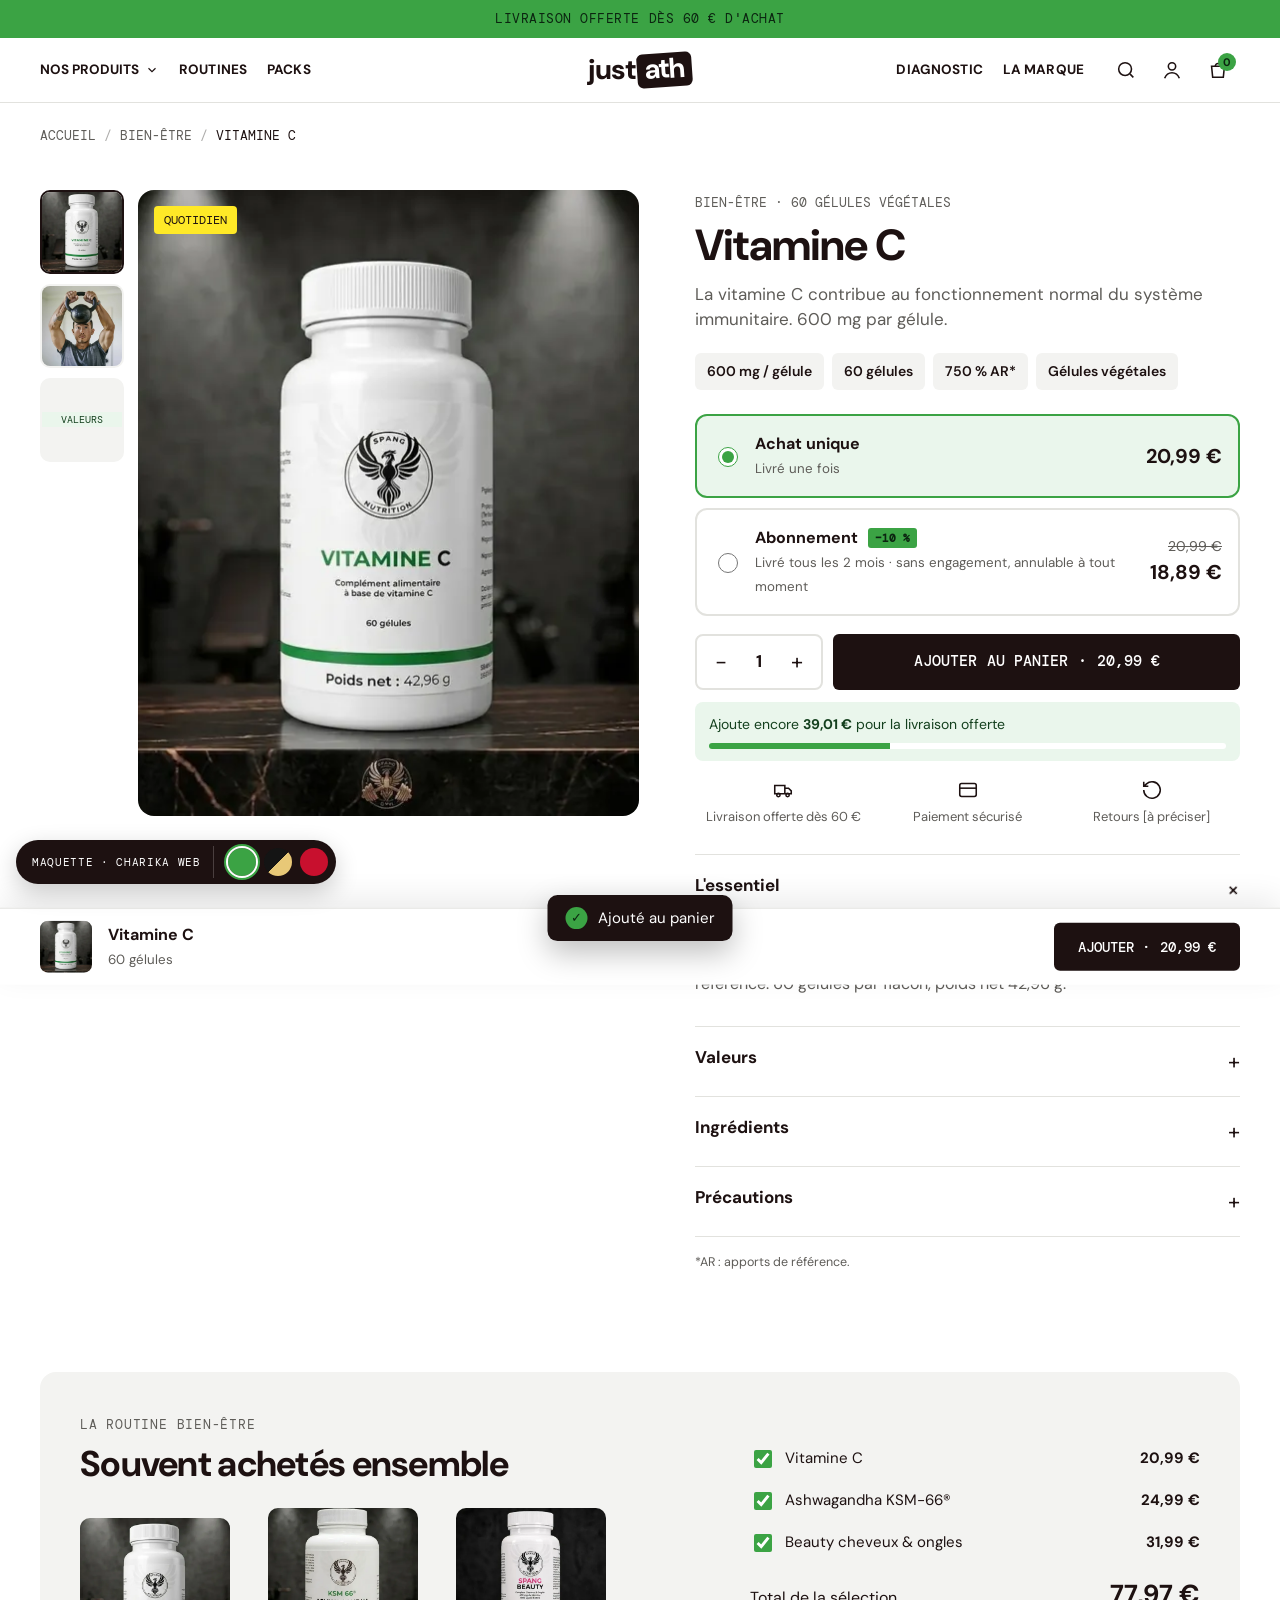
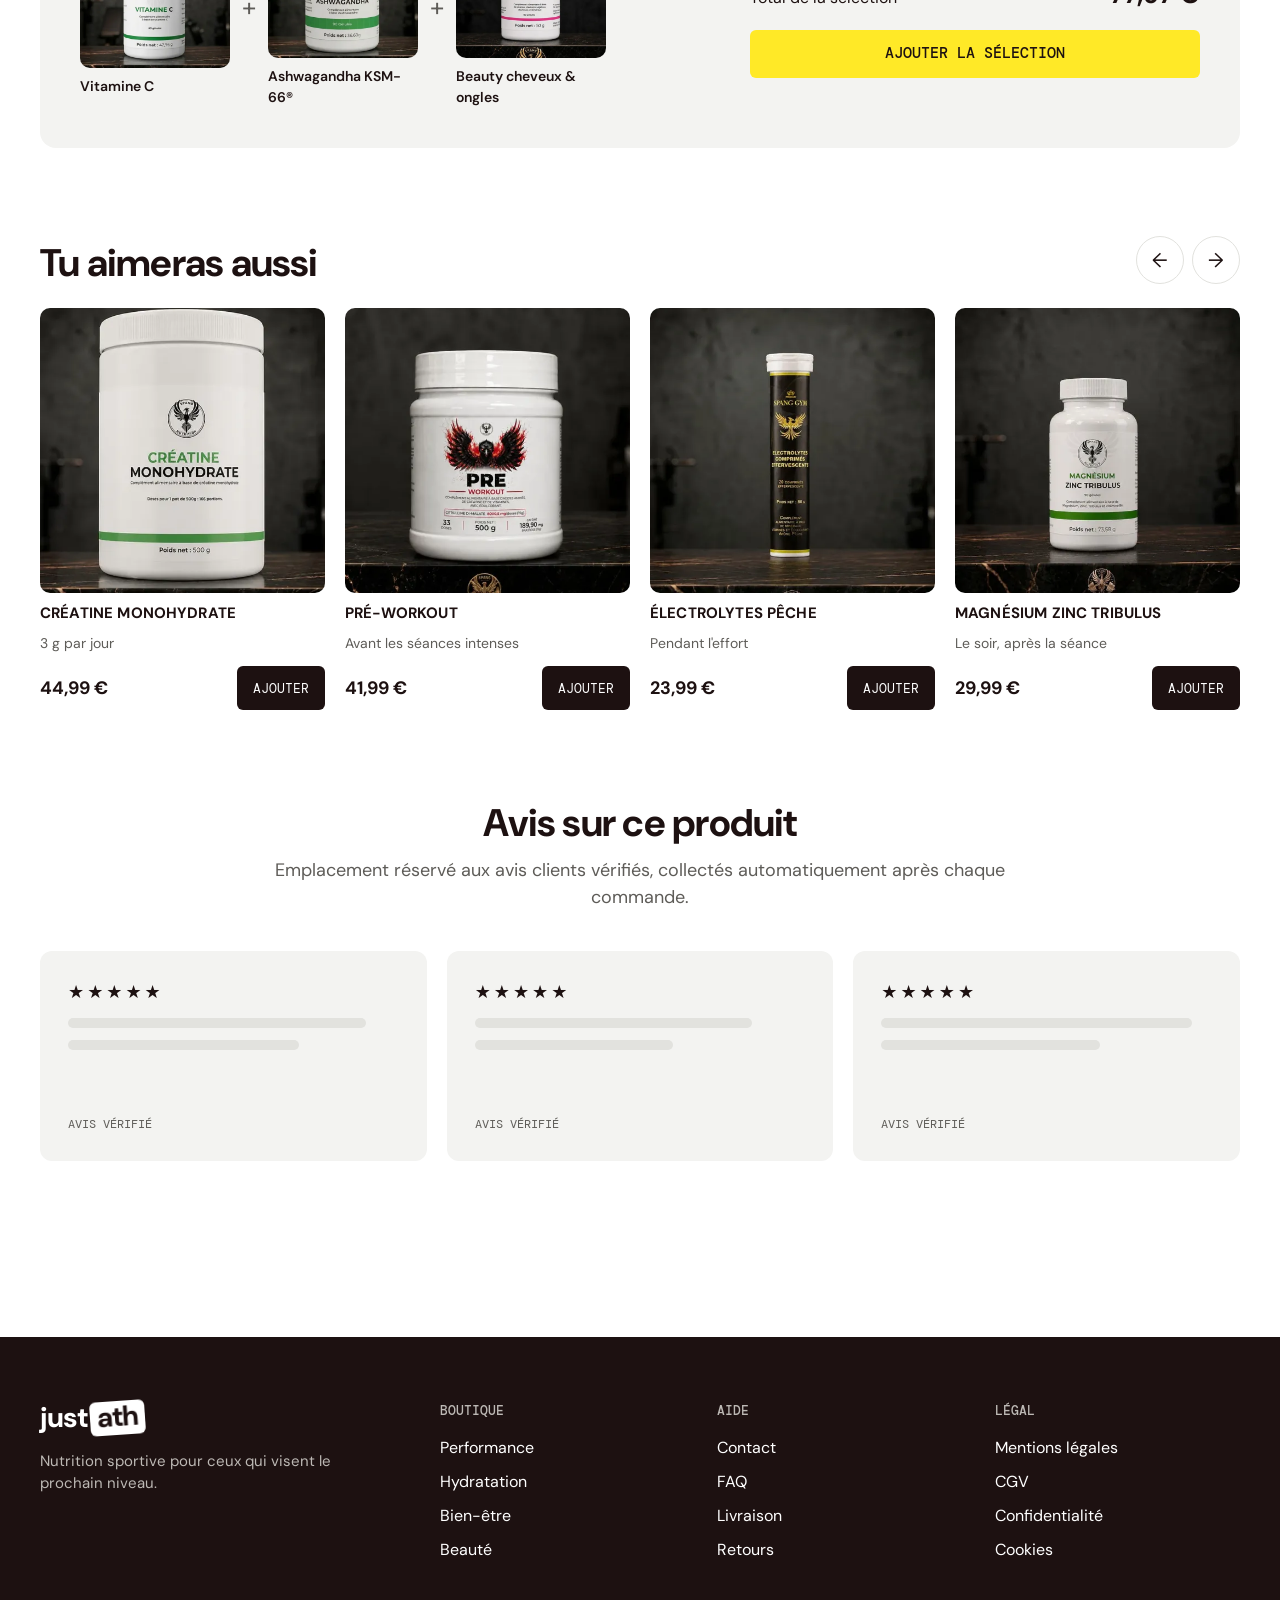
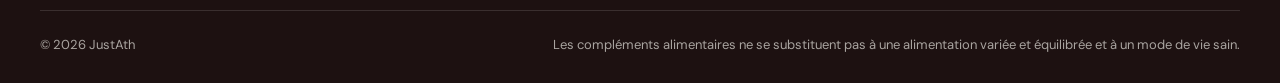
<file: justath/produit-vitc.html>
<!DOCTYPE html>
<html lang="fr">
<head>
<meta charset="utf-8">
<meta name="viewport" content="width=device-width, initial-scale=1">
<link rel="preconnect" href="https://fonts.googleapis.com">
<link rel="preconnect" href="https://fonts.gstatic.com" crossorigin>
<link href="https://fonts.googleapis.com/css2?family=DM+Mono:wght@400;500&family=DM+Sans:opsz,wght@9..40,400;9..40,500;9..40,600;9..40,700;9..40,800&display=swap" rel="stylesheet">
<style>

/* ===== Tokens (codes Mium Lab, couleurs JustAth) ===== */
:root{
  --green:#3BA344;      /* aplat signature (équivalent du bleu Mium) */
  --green-l:#EAF6EC;    /* fond doux */
  --deep:#14401E;       /* texte foncé sur fond doux */
  --on:#0B2410;         /* texte posé sur l'aplat */
  --yellow:#FFE927;     /* CTA promo */
  --ink:#1D1111;        /* texte principal */
  --muted:#5E5C58;
  --grey:#F3F3F1;       /* fonds de sections / cartes */
  --line:#E2E2DE;
  --white:#FFFFFF;
  --sans:"DM Sans",system-ui,sans-serif; --mono:"DM Mono",ui-monospace,monospace;
  --max:1360px;
}
*{box-sizing:border-box}
html{scroll-behavior:smooth}
body{margin:0;background:var(--white);color:var(--ink);font-family:var(--sans);font-size:16px;line-height:1.5;-webkit-font-smoothing:antialiased}
img{display:block;max-width:100%}
a{color:inherit;text-decoration:none}
button{font:inherit;color:inherit;cursor:pointer}
.wrap{max-width:var(--max);margin:0 auto;padding:0 40px}
.mono{font-family:var(--mono);text-transform:uppercase;letter-spacing:.06em}
h1,h2,h3{margin:0;font-weight:700;letter-spacing:-.02em;line-height:1.1}
.btn{display:inline-flex;align-items:center;justify-content:center;gap:10px;min-height:48px;padding:0 24px;border-radius:6px;border:0;font-weight:600;font-size:17px;transition:transform .15s ease,background .2s}
.btn:hover{transform:translateY(-1px)}
.btn-white{background:var(--white);color:var(--deep)}
.btn-yellow{background:var(--yellow);color:var(--ink);font-family:var(--mono);text-transform:uppercase;font-size:15px;font-weight:500}
.btn-dark{background:var(--ink);color:var(--white);font-family:var(--mono);text-transform:uppercase;font-size:14px;font-weight:500}

/* Badge maquette */
.mock-badge{position:fixed;left:16px;bottom:16px;z-index:60;background:var(--ink);color:#fff;padding:6px 6px 6px 16px;border-radius:999px;font-family:var(--mono);font-size:11px;letter-spacing:.06em;text-transform:uppercase;box-shadow:0 8px 24px rgba(0,0,0,.2);display:flex;align-items:center;gap:12px}
/* Sélecteur de couleurs */
.swatches{display:flex;gap:4px;padding-left:12px;border-left:1px solid #4A3F3F}
.swatches button{width:32px;height:32px;border-radius:50%;border:2px solid transparent;background:var(--c);background-clip:padding-box;padding:0;position:relative;transition:transform .15s}
.swatches button:hover{transform:scale(1.12)}
.swatches button[aria-pressed="true"]{border-color:#fff;box-shadow:0 0 0 2px var(--c)}
body,.announce,.marquee,.hero .block,.diag,.news,.statement,.ship,.loader{transition:background-color .4s ease,color .4s ease}

/* ===== Annonce + header ===== */
.announce{background:var(--green);color:var(--on);text-align:center;padding:10px 16px;font-family:var(--mono);font-size:13px;text-transform:uppercase;letter-spacing:.04em}
header{position:sticky;top:0;z-index:50;background:var(--white);border-bottom:1px solid var(--line)}
.nav{display:grid;grid-template-columns:1fr auto 1fr;align-items:center;height:64px;padding:0 40px;max-width:1512px;margin:0 auto}
.nav-l,.nav-r{display:flex;align-items:center;gap:20px;font-weight:700;font-size:13.5px;text-transform:uppercase;letter-spacing:.01em}
.nav-r{justify-content:flex-end}
.nav a:hover{color:var(--green)}
.logo{font-weight:800;font-size:28px;letter-spacing:-.04em;line-height:1;display:flex;align-items:center;gap:2px}
.logo b{background:var(--ink);color:#fff;padding:2px 7px 4px;border-radius:6px;transform:rotate(-4deg);display:inline-block}
.icons{display:flex;gap:2px}
.icon-btn{width:44px;height:44px;border:0;background:transparent;display:grid;place-items:center;position:relative;border-radius:50%}
.icon-btn:hover{background:var(--grey)}
.icon-btn svg{width:22px;height:22px;stroke:currentColor;fill:none;stroke-width:1.7}
.cart-count{position:absolute;top:5px;right:4px;min-width:18px;height:18px;border-radius:9px;background:var(--green);color:var(--on);font-size:11px;font-weight:700;display:grid;place-items:center;padding:0 4px}

/* ===== Hero split ===== */
.hero{display:grid;grid-template-columns:1fr 1fr;min-height:600px}
.hero .photo{position:relative;overflow:hidden}
.hero .photo img{width:100%;height:100%;object-fit:cover;object-position:center 30%}
.hero .block{background:var(--green);color:var(--on);display:flex;flex-direction:column;justify-content:center;padding:64px 80px;gap:20px}
.hero .rating{display:flex;align-items:center;gap:10px;font-size:14px}
.hero .rating .pill{background:rgba(255,255,255,.35);padding:4px 10px;border-radius:4px;font-family:var(--mono);font-size:12px;text-transform:uppercase}
.hero h1{font-size:clamp(36px,3.6vw,56px)}
.hero p{font-size:20px;margin:0;max-width:560px}
.hero .ctas{display:flex;gap:12px;flex-wrap:wrap;margin-top:8px}
.hero .btn-outline{background:transparent;color:var(--on);box-shadow:inset 0 0 0 2px var(--on)}

/* ===== Réassurance ===== */
.reassure{background:var(--grey)}
.reassure .row{display:grid;grid-template-columns:repeat(4,minmax(0,1fr));gap:24px;padding:40px 40px;max-width:var(--max);margin:0 auto;text-align:center}
.reassure svg{width:30px;height:30px;margin:0 auto 10px;stroke:var(--ink);fill:none;stroke-width:1.7}
.reassure h3{font-size:17px;font-weight:500;text-transform:uppercase;letter-spacing:0}
.reassure p{margin:4px 0 0;font-family:var(--mono);text-transform:uppercase;font-size:14px;color:var(--muted)}

/* ===== Bandeau défilant ===== */
.marquee{background:var(--green);color:var(--on);overflow:hidden}
.marquee-track{display:flex;width:max-content;animation:scroll 36s linear infinite}
.marquee-track span{display:flex;align-items:center;gap:12px;padding:14px 28px;font-weight:700;font-size:15px;text-transform:uppercase;white-space:nowrap}
.marquee-track svg{width:22px;height:22px;stroke:var(--on);fill:none;stroke-width:2}
@keyframes scroll{to{transform:translateX(-50%)}}
@media (prefers-reduced-motion:reduce){.marquee-track{animation:none}}

/* ===== Sections ===== */
section{padding:88px 0}
.title-c{text-align:center;max-width:780px;margin:0 auto 40px}
.title-c h2{font-size:clamp(30px,3vw,44px)}
.title-c p{color:var(--muted);font-size:18px;margin:12px 0 0}

/* Onglets catégories (style Mium) */
.tabs{display:flex;gap:6px;flex-wrap:wrap;margin-bottom:24px}
.tabs button{min-height:36px;padding:0 12px;border-radius:4px;border:0;background:var(--grey);color:var(--muted);font-family:var(--mono);font-size:13px;text-transform:uppercase;letter-spacing:.04em}
.tabs button[aria-pressed="true"]{background:var(--green);color:var(--on)}

/* Cartes produits */
.grid{display:grid;grid-template-columns:repeat(4,minmax(0,1fr));gap:20px}
.card{display:flex;flex-direction:column;gap:12px}
.card[hidden]{display:none}
.card .media{position:relative;border-radius:10px;overflow:hidden;aspect-ratio:1/1;background:var(--grey)}
.card .media img{width:100%;height:100%;object-fit:cover;transition:transform .5s ease}
.card:hover .media img{transform:scale(1.04)}
.card .badge{position:absolute;top:12px;left:12px;background:var(--yellow);color:var(--ink);font-family:var(--mono);font-size:11px;text-transform:uppercase;padding:4px 8px;border-radius:3px}
.card .badge.g{background:var(--green);color:var(--on)}
.card .stars{font-size:13px;color:var(--muted);display:flex;gap:6px;align-items:center}
.card .stars span{color:var(--ink);letter-spacing:2px}
.card h3{font-size:15px;font-weight:700;text-transform:uppercase;letter-spacing:.01em}
.card .claim{color:var(--muted);font-size:14px;margin:0;flex:1}
.card .foot{display:flex;justify-content:space-between;align-items:center;gap:12px}
.card .price{font-weight:700;font-size:18px}
.add{min-height:44px;padding:0 16px;border-radius:6px;border:0;background:var(--ink);color:#fff;font-family:var(--mono);font-size:13px;text-transform:uppercase}
.add:hover{background:var(--green);color:var(--on)}
.note{color:var(--muted);font-size:12.5px;margin-top:28px}

/* Bloc manifeste centré */
.statement{background:var(--green-l)}
.statement .in{max-width:900px;margin:0 auto;text-align:center}
.statement h2{font-size:clamp(34px,4vw,58px);color:var(--deep)}
.statement p{font-size:19px;color:var(--deep);margin:18px auto 0;max-width:640px}

/* Diagnostic */
.diag{display:grid;grid-template-columns:1fr 1fr;border-radius:16px;overflow:hidden;background:var(--green)}
.diag .left{padding:56px;color:var(--on);display:flex;flex-direction:column;gap:18px}
.diag h2{font-size:clamp(30px,3vw,44px)}
.diag .q{font-weight:600;font-size:18px;margin-top:8px}
.diag .opts{display:grid;grid-template-columns:1fr 1fr;gap:10px}
.diag .opts button{min-height:56px;border-radius:8px;border:2px solid var(--on);background:transparent;color:var(--on);font-weight:600;font-size:16px;text-align:left;padding:0 16px}
.diag .opts button[aria-pressed="true"]{background:var(--on);color:var(--green)}
.diag .right{background:var(--white);padding:40px;display:flex;flex-direction:column;justify-content:center;gap:16px;margin:16px;border-radius:12px}
.diag .right .duo{display:grid;grid-template-columns:1fr 1fr;gap:10px}
.diag .right .duo img{border-radius:8px;aspect-ratio:1/1;object-fit:cover}
.diag .right h3{font-size:24px}
.diag .right p{margin:0;color:var(--muted)}
.diag .right .row{display:flex;justify-content:space-between;align-items:center;gap:12px;flex-wrap:wrap}
.diag .right .total{font-weight:700;font-size:22px}

/* Routines */
.routines{display:grid;grid-template-columns:repeat(3,minmax(0,1fr));gap:20px}
.routine{border-radius:12px;overflow:hidden;background:var(--grey);display:flex;flex-direction:column}
.routine .duo{display:grid;grid-template-columns:1fr 1fr}
.routine .duo img{aspect-ratio:1/1;object-fit:cover}
.routine .txt{padding:24px;display:flex;flex-direction:column;gap:10px;flex:1}
.routine .lbl{font-family:var(--mono);font-size:12px;text-transform:uppercase;background:var(--green);color:var(--on);align-self:flex-start;padding:4px 8px;border-radius:3px}
.routine h3{font-size:24px}
.routine p{margin:0;color:var(--muted);flex:1}
.routine .row{display:flex;justify-content:space-between;align-items:center;margin-top:8px}
.routine .total{font-weight:700;font-size:20px}

/* Transparence */
.split{display:grid;grid-template-columns:1fr 1fr;gap:56px;align-items:center}
.split img{border-radius:16px;width:100%;aspect-ratio:4/5;object-fit:cover}
.split h2{font-size:clamp(30px,3vw,44px)}
.split ul{list-style:none;padding:0;margin:28px 0 32px;display:grid;gap:18px}
.split li{display:flex;gap:16px;align-items:flex-start}
.split li .ic{flex:none;width:44px;height:44px;border-radius:50%;background:var(--green-l);display:grid;place-items:center}
.split li .ic svg{width:22px;height:22px;stroke:var(--deep);fill:none;stroke-width:1.8}
.split li b{display:block;font-size:17px}
.split li span{color:var(--muted)}

/* Avis (emplacement) */
.reviews{display:grid;grid-template-columns:repeat(3,minmax(0,1fr));gap:20px}
.review{background:var(--grey);border-radius:12px;padding:28px;display:flex;flex-direction:column;gap:12px;min-height:210px}
.review .stars{letter-spacing:3px;font-size:18px}
.review .line{height:10px;border-radius:5px;background:#E2E2DE}
.review .who{margin-top:auto;font-family:var(--mono);font-size:12px;text-transform:uppercase;color:var(--muted)}

/* FAQ */
.faq{max-width:900px;margin:0 auto}
.faq details{border-bottom:1px solid var(--line)}
.faq summary{list-style:none;cursor:pointer;padding:22px 0;display:flex;justify-content:space-between;align-items:center;gap:24px;font-weight:700;font-size:19px}
.faq summary::-webkit-details-marker{display:none}
.faq summary::after{content:"+";font-size:26px;font-weight:400;transition:transform .2s}
.faq details[open] summary::after{transform:rotate(45deg)}
.faq details p{margin:0 0 22px;color:var(--muted);font-size:17px}

/* Newsletter + footer */
.news{background:var(--green);color:var(--on);border-radius:16px;padding:56px;display:grid;grid-template-columns:1fr 1fr;gap:32px;align-items:center}
.news h2{font-size:clamp(28px,3vw,40px)}
.news p{margin:10px 0 0}
.news form{display:flex;gap:8px;flex-wrap:wrap}
.news label{position:absolute;left:-9999px}
.news input{flex:1;min-width:220px;min-height:52px;border-radius:6px;border:0;padding:0 18px;font:inherit;color:var(--ink)}
.news .ok{width:100%;font-family:var(--mono);font-size:13px;text-transform:uppercase;margin:4px 0 0}
footer{background:var(--ink);color:#fff;margin-top:88px;padding:64px 0 28px}
.foot-grid{display:grid;grid-template-columns:1.5fr repeat(3,minmax(0,1fr));gap:32px}
footer .logo b{background:#fff;color:var(--ink)}
footer p{color:#BDB9B5;font-size:15px;max-width:320px}
footer h4{font-family:var(--mono);font-size:13px;text-transform:uppercase;font-weight:500;color:#BDB9B5;margin:0 0 16px}
footer ul{list-style:none;margin:0;padding:0;display:grid;gap:10px}
footer a:hover{color:var(--green)}
.legal{display:flex;justify-content:space-between;flex-wrap:wrap;gap:12px;margin-top:48px;padding-top:24px;border-top:1px solid #3A2F2F;color:#A9A4A0;font-size:13px}

/* ===== Méga-menu ===== */
.has-mega{position:static}
.mega-btn{background:none;border:0;font-weight:700;font-size:13.5px;text-transform:uppercase;padding:0;min-height:44px;display:flex;align-items:center;gap:6px}
.mega-btn svg{width:14px;height:14px;stroke:currentColor;fill:none;stroke-width:2;transition:transform .2s}
.mega-btn[aria-expanded="true"] svg{transform:rotate(180deg)}
.mega{position:absolute;left:0;right:0;top:100%;background:var(--white);border-top:1px solid var(--line);border-bottom:1px solid var(--line);box-shadow:0 20px 40px rgba(0,0,0,.08);display:none}
.mega.open{display:block}
.mega-in{max-width:var(--max);margin:0 auto;padding:32px 40px;display:grid;grid-template-columns:220px 1fr;gap:40px}
.mega-cats{display:grid;gap:4px;align-content:start}
.mega-cats a{padding:10px 12px;border-radius:6px;font-weight:600;text-transform:none;font-size:16px}
.mega-cats a:hover{background:var(--grey);color:var(--ink)}
.mega-cats .all{background:var(--green);color:var(--on);margin-top:8px}
.mega-prods{display:grid;grid-template-columns:repeat(4,minmax(0,1fr));gap:16px}
.mega-prods a{display:grid;gap:8px;font-size:14px;font-weight:600;text-transform:none}
.mega-prods img{border-radius:8px;aspect-ratio:1/1;object-fit:cover}
.mega-prods span{color:var(--muted);font-weight:500}

/* ===== Menu mobile ===== */
.burger{display:none}
.drawer{position:fixed;inset:0;z-index:80;display:none}
.drawer.open{display:block}
.drawer .scrim{position:absolute;inset:0;background:rgba(29,17,17,.45);border:0;width:100%}
.drawer .panel{position:absolute;top:0;left:0;bottom:0;width:min(88vw,380px);background:var(--white);padding:20px;overflow-y:auto;display:flex;flex-direction:column;gap:6px}
.drawer .panel .top{display:flex;justify-content:space-between;align-items:center;margin-bottom:12px}
.drawer .panel a{padding:14px 8px;border-bottom:1px solid var(--line);font-weight:700;text-transform:uppercase;font-size:15px}
.drawer .panel .sub{padding-left:20px;text-transform:none;font-weight:500;color:var(--muted)}
.drawer .panel .btn{margin-top:16px;border-bottom:0}

/* ===== Quiz diagnostic (modale) ===== */
.quiz{position:fixed;inset:0;z-index:90;display:none;place-items:center;padding:20px}
.quiz.open{display:grid}
.quiz .scrim{position:absolute;inset:0;background:rgba(29,17,17,.5);border:0;width:100%}
.quiz .box{position:relative;background:var(--white);width:min(720px,100%);max-height:92vh;overflow-y:auto;border-radius:16px;padding:40px}
.quiz .close{position:absolute;top:12px;right:12px}
.quiz .bar{height:6px;border-radius:3px;background:var(--grey);margin:18px 0 28px;overflow:hidden}
.quiz .bar i{display:block;height:100%;background:var(--green);transition:width .3s}
.quiz h2{font-size:clamp(24px,3vw,34px);margin-bottom:20px}
.quiz .choices{display:grid;grid-template-columns:1fr 1fr;gap:10px}
.quiz .choices button{min-height:64px;border-radius:10px;border:2px solid var(--line);background:var(--white);font-weight:600;font-size:16px;text-align:left;padding:12px 16px;transition:border-color .15s,background .15s}
.quiz .choices button:hover{border-color:var(--green);background:var(--green-l)}
.quiz .back{background:none;border:0;color:var(--muted);font-family:var(--mono);font-size:13px;text-transform:uppercase;margin-top:20px;min-height:44px;padding:0}
.quiz .res-items{display:grid;gap:12px;margin:8px 0 20px}
.quiz .res-item{display:grid;grid-template-columns:72px 1fr auto;gap:14px;align-items:center;background:var(--grey);border-radius:10px;padding:10px}
.quiz .res-item img{border-radius:8px;aspect-ratio:1/1;object-fit:cover}
.quiz .res-item b{display:block}
.quiz .res-item small{color:var(--muted)}
.quiz .why{background:var(--green-l);color:var(--deep);border-radius:10px;padding:14px 16px;margin-bottom:20px}
.quiz .res-foot{display:flex;justify-content:space-between;align-items:center;gap:12px;flex-wrap:wrap}
.quiz .res-foot .total{font-weight:700;font-size:24px}

/* ===== Loader ===== */
.loader{position:fixed;inset:0;z-index:200;background:var(--green);display:grid;place-items:center;transition:transform .7s cubic-bezier(.77,0,.18,1)}
.loader.done{transform:translateY(-100%)}
.loader .logo{font-size:56px;color:var(--on);animation:pop 1s ease both}
.loader .logo b{background:var(--on);color:var(--green)}
.loader .load-bar{position:absolute;bottom:0;left:0;height:4px;background:var(--on);animation:load 1.1s ease forwards}
@keyframes pop{0%{opacity:0;transform:scale(.8) rotate(-4deg)}60%{opacity:1;transform:scale(1.06)}100%{transform:scale(1)}}
@keyframes load{from{width:0}to{width:100%}}

/* Barre de progression de lecture */
.progress{position:fixed;top:0;left:0;right:0;height:3px;z-index:70;background:var(--green);transform-origin:left;transform:scaleX(0)}

/* Annonce rotative */
.announce{position:relative;height:38px;overflow:hidden;padding:0}
.announce span{position:absolute;inset:0;display:grid;place-items:center;opacity:0;transform:translateY(100%);transition:opacity .5s,transform .5s}
.announce span.on{opacity:1;transform:none}

/* Apparition au scroll */
.reveal{opacity:0;transform:translateY(28px);transition:opacity .7s ease,transform .7s cubic-bezier(.2,.7,.2,1)}
.reveal.in{opacity:1;transform:none}
.hero .block > *{opacity:0;transform:translateY(20px);animation:up .8s cubic-bezier(.2,.7,.2,1) forwards}
.hero .block > *:nth-child(2){animation-delay:.1s}.hero .block > *:nth-child(3){animation-delay:.2s}.hero .block > *:nth-child(4){animation-delay:.3s}
.hero .photo img{animation:zoom 1.6s ease both}
body.loading .hero .block > *, body.loading .hero .photo img{animation-play-state:paused}
@keyframes up{to{opacity:1;transform:none}}
@keyframes zoom{from{transform:scale(1.12)}to{transform:scale(1)}}

/* Skeleton images */
.card .media,.routine .duo,.mega-prods a{background:linear-gradient(100deg,var(--grey) 30%,#ECECE8 50%,var(--grey) 70%);background-size:300% 100%;animation:shimmer 1.4s linear infinite}
@keyframes shimmer{to{background-position:-150% 0}}
img.lz{opacity:0;transition:opacity .6s ease}
img.lz.ok{opacity:1}

/* Fil d'Ariane */
.crumbs{display:flex;flex-wrap:wrap;align-items:center;gap:8px;font-family:var(--mono);font-size:12.5px;text-transform:uppercase;color:var(--muted);margin-bottom:20px}
.crumbs a:hover{color:var(--ink)}
.crumbs [aria-current]{color:var(--ink)}
.crumbs .sep{opacity:.5}

/* Retour en haut */
.totop{position:fixed;right:20px;bottom:20px;z-index:60;width:56px;height:56px;border-radius:50%;border:0;background:var(--ink);color:#fff;display:grid;place-items:center;opacity:0;transform:translateY(16px) scale(.9);pointer-events:none;transition:opacity .3s,transform .3s}
.totop.show{opacity:1;transform:none;pointer-events:auto}
.totop:hover{background:var(--deep)}
.totop svg.ring{position:absolute;inset:0;width:56px;height:56px;transform:rotate(-90deg)}
.totop svg.ring circle{fill:none;stroke:var(--green);stroke-width:3;stroke-dasharray:163.4;stroke-dashoffset:163.4;stroke-linecap:round}
.totop svg.arrow{width:20px;height:20px;stroke:currentColor;fill:none;stroke-width:2.2}

/* Panier latéral */
.cart{position:fixed;inset:0;z-index:95;pointer-events:none}
.cart .scrim{position:absolute;inset:0;width:100%;border:0;background:rgba(29,17,17,.45);opacity:0;transition:opacity .3s}
.cart .panel{position:absolute;top:0;right:0;bottom:0;width:min(92vw,420px);background:var(--white);transform:translateX(100%);transition:transform .45s cubic-bezier(.2,.7,.2,1);display:flex;flex-direction:column}
.cart.open{pointer-events:auto}
.cart.open .scrim{opacity:1}
.cart.open .panel{transform:none}
.cart .head{display:flex;justify-content:space-between;align-items:center;padding:16px 20px;border-bottom:1px solid var(--line)}
.cart .head h2{font-size:22px}
.ship{padding:16px 20px;background:var(--green-l);color:var(--deep);font-size:14.5px}
.ship .track{height:8px;border-radius:4px;background:#fff;margin-top:10px;overflow:hidden}
.ship .track i{display:block;height:100%;background:var(--green);border-radius:4px;transition:width .5s ease}
.cart .items{flex:1;overflow-y:auto;padding:12px 20px;display:grid;gap:12px;align-content:start}
.cart .empty{color:var(--muted);text-align:center;padding:48px 0}
.ci{display:grid;grid-template-columns:72px 1fr auto;gap:12px;align-items:center;animation:up .35s ease both}
.ci img{border-radius:8px;aspect-ratio:1/1;object-fit:cover}
.ci b{display:block;font-size:15px}
.qty{display:inline-flex;align-items:center;border:1px solid var(--line);border-radius:6px;margin-top:6px}
.qty button{width:36px;height:36px;border:0;background:none;font-size:18px}
.qty span{min-width:24px;text-align:center;font-weight:600}
.cart .foot{border-top:1px solid var(--line);padding:16px 20px;display:grid;gap:12px}
.cart .foot .tot{display:flex;justify-content:space-between;font-weight:700;font-size:20px}
.cart .foot .btn{width:100%}
.cart .upsell{display:flex;gap:10px;align-items:center;background:var(--grey);border-radius:10px;padding:10px;font-size:14px}
.cart .upsell img{width:52px;border-radius:6px}
.cart .upsell button{margin-left:auto;min-height:36px;padding:0 12px;border-radius:6px;border:0;background:var(--ink);color:#fff;font-family:var(--mono);font-size:12px;text-transform:uppercase}
.cart-count.bump{animation:bump .5s ease}
@keyframes bump{40%{transform:scale(1.5)}}

/* Animation vers le panier */
.fly{position:fixed;z-index:120;width:64px;height:64px;border-radius:50%;object-fit:cover;pointer-events:none;box-shadow:0 8px 20px rgba(0,0,0,.25);transition:transform .75s cubic-bezier(.5,-.3,.6,1),opacity .75s}

/* Toast */
.toast{position:fixed;left:50%;bottom:24px;z-index:110;transform:translate(-50%,140%);background:var(--ink);color:#fff;padding:12px 18px;border-radius:10px;display:flex;align-items:center;gap:10px;font-size:15px;transition:transform .4s cubic-bezier(.2,.7,.2,1);box-shadow:0 12px 30px rgba(0,0,0,.25)}
.toast.show{transform:translate(-50%,0)}
.toast i{width:22px;height:22px;border-radius:50%;background:var(--green);display:grid;place-items:center;font-style:normal;color:var(--on);font-size:13px;font-weight:700}

@media (prefers-reduced-motion:reduce){
  *,*::before,*::after{animation-duration:.01ms!important;animation-iteration-count:1!important;transition-duration:.01ms!important}
  .reveal{opacity:1;transform:none}
}

/* ===== Scroll story : le pot qui s'ouvre ===== */
.scrolly{height:280vh;background:var(--green);color:var(--on);position:relative}
.scrolly .stage{position:sticky;top:64px;height:calc(100vh - 64px);min-height:560px;overflow:hidden;display:grid;grid-template-columns:1fr 1fr;align-items:center;max-width:var(--max);margin:0 auto;padding:0 40px;gap:40px}
.scrolly .glow{position:absolute;left:50%;top:50%;width:70vmin;height:70vmin;border-radius:50%;background:radial-gradient(circle,rgba(255,255,255,.28),transparent 65%);transform:translate(-10%,-50%) scale(var(--gs,.6));pointer-events:none}
.steps{position:relative;height:260px}
.step{position:absolute;inset:0;display:flex;flex-direction:column;justify-content:center;gap:14px;opacity:0;transform:translateY(30px);transition:opacity .5s ease,transform .5s ease}
.step.on{opacity:1;transform:none}
.step .k{font-family:var(--mono);font-size:13px;text-transform:uppercase;letter-spacing:.08em;opacity:.8}
.step h2{font-size:clamp(40px,5.4vw,84px);font-weight:800;letter-spacing:-.03em;line-height:.95}
.step p{font-size:19px;max-width:440px;margin:0;opacity:.9}
.dots{display:flex;gap:8px;margin-top:24px}
.dots i{width:28px;height:4px;border-radius:2px;background:currentColor;opacity:.25;transition:opacity .3s,width .3s}
.dots i.on{opacity:1;width:48px}
.jar-wrap{position:relative;height:100%;display:grid;place-items:center}
.jar{width:min(360px,70%);overflow:visible;filter:drop-shadow(0 40px 50px rgba(0,0,0,.35));transform:translateY(var(--jy,0px)) rotate(var(--jr,0deg))}
#lid{transform-box:fill-box;transform-origin:92% 100%}
.particles{position:absolute;inset:0;pointer-events:none}
.particles span{position:absolute;left:50%;top:50%;border-radius:50%;background:#fff;opacity:0;will-change:transform,opacity}
.particles span.cap{border-radius:999px;background:linear-gradient(90deg,#fff 50%,var(--on) 50%)}
.scroll-hint{position:absolute;bottom:24px;left:50%;transform:translateX(-50%);font-family:var(--mono);font-size:12px;text-transform:uppercase;letter-spacing:.1em;display:flex;align-items:center;gap:8px;opacity:var(--ho,1)}
.scroll-hint i{width:2px;height:28px;background:currentColor;animation:hint 1.6s ease-in-out infinite;transform-origin:top}
@keyframes hint{0%{transform:scaleY(0)}50%{transform:scaleY(1)}100%{transform:scaleY(0);transform-origin:bottom}}
@media (max-width:900px){
  .scrolly .stage{grid-template-columns:1fr;grid-template-rows:auto 1fr;padding:24px 20px;gap:0}
  .steps{height:200px}
  .step h2{font-size:40px}
  .step p{font-size:16px}
  .jar{width:min(240px,60%)}
}

/* ===== Responsive ===== */
@media (max-width:1100px){
  .nav-l > a,.nav-l .has-mega,.nav-r > a{display:none}
  .burger{display:grid}
  .hero,.diag,.split,.news{grid-template-columns:1fr}
  .hero .photo{height:380px}
  .hero .block{padding:48px 32px}
  .grid{grid-template-columns:repeat(2,minmax(0,1fr))}
  .routines,.reviews{grid-template-columns:1fr}
  .reassure .row{grid-template-columns:repeat(2,minmax(0,1fr))}
  .foot-grid{grid-template-columns:1fr 1fr}
}
@media (max-width:600px){
  .wrap,.nav{padding:0 18px}
  section{padding:64px 0}
  .grid{gap:12px}
  .card .foot{flex-direction:column;align-items:stretch}
  .diag .left,.news{padding:32px 24px}
  .diag .opts{grid-template-columns:1fr}
  .reassure .row{padding:32px 18px}
}

/* ===== Fiche produit ===== */
.pdp{display:grid;grid-template-columns:1.1fr 1fr;gap:56px;padding:24px 0 88px;align-items:start}
.gallery{position:sticky;top:88px;display:grid;grid-template-columns:84px 1fr;gap:14px}
.thumbs{display:grid;gap:10px;align-content:start}
.thumbs button{border:2px solid transparent;border-radius:10px;padding:0;overflow:hidden;background:var(--grey);aspect-ratio:1/1}
.thumbs button[aria-pressed="true"]{border-color:var(--ink)}
.thumbs img{width:100%;height:100%;object-fit:cover}
.thumbs .nut-thumb{display:grid;place-items:center;font-family:var(--mono);font-size:10px;text-transform:uppercase;color:var(--deep);background:var(--green-l)}
.main-media{position:relative;border-radius:16px;overflow:hidden;background:var(--grey);aspect-ratio:4/5}
.main-media img{width:100%;height:100%;object-fit:cover;transition:opacity .35s ease,transform .6s ease}
.main-media:hover img{transform:scale(1.06)}
.main-media .badge{position:absolute;top:16px;left:16px;background:var(--yellow);font-family:var(--mono);font-size:12px;text-transform:uppercase;padding:5px 10px;border-radius:4px}
.nut-panel{position:absolute;inset:0;background:var(--green-l);color:var(--deep);padding:40px;display:none;flex-direction:column;justify-content:center;gap:16px}
.nut-panel.on{display:flex}
.nut-panel table{width:100%;border-collapse:collapse;font-size:16px}
.nut-panel th,.nut-panel td{text-align:left;padding:12px 0;border-bottom:1px solid rgba(0,0,0,.12)}
.nut-panel td:last-child,.nut-panel th:last-child{text-align:right}

.info .kicker{font-family:var(--mono);font-size:13px;text-transform:uppercase;color:var(--muted)}
.info h1{font-size:clamp(32px,3.4vw,48px);margin:8px 0 12px}
.info .sub{color:var(--muted);font-size:17px;margin:0 0 20px}
.chips{display:flex;flex-wrap:wrap;gap:8px;margin-bottom:24px}
.chips span{background:var(--grey);padding:8px 12px;border-radius:6px;font-size:14px;font-weight:600}
.buy{display:grid;gap:10px;margin-bottom:18px}
.opt{display:grid;grid-template-columns:auto 1fr auto;gap:14px;align-items:center;border:2px solid var(--line);border-radius:12px;padding:16px;cursor:pointer;transition:border-color .2s,background .2s}
.opt:has(input:checked){border-color:var(--green);background:var(--green-l)}
.opt input{width:20px;height:20px;accent-color:var(--green)}
.opt b{display:block;font-size:16px}
.opt small{color:var(--muted)}
.opt .pr{font-weight:700;font-size:20px;text-align:right}
.opt .pr s{display:block;font-weight:400;font-size:14px;color:var(--muted)}
.opt .save{background:var(--green);color:var(--on);font-family:var(--mono);font-size:11px;text-transform:uppercase;padding:3px 7px;border-radius:3px;margin-left:6px;vertical-align:middle}
.cta-row{display:flex;gap:10px;margin:18px 0 12px}
.qty-big{display:flex;align-items:center;border:2px solid var(--line);border-radius:8px}
.qty-big button{width:48px;height:52px;border:0;background:none;font-size:22px}
.qty-big span{min-width:28px;text-align:center;font-weight:700;font-size:17px}
.cta-row .btn{flex:1;min-height:56px;font-size:15px}
.mini-ship{font-size:14px;color:var(--deep);background:var(--green-l);border-radius:8px;padding:12px 14px}
.mini-ship .track{height:6px;border-radius:3px;background:#fff;margin-top:8px;overflow:hidden}
.mini-ship .track i{display:block;height:100%;background:var(--green);transition:width .4s}
.trust{display:grid;grid-template-columns:repeat(3,1fr);gap:8px;margin:18px 0 28px;text-align:center;font-size:13px;color:var(--muted)}
.trust svg{width:22px;height:22px;stroke:var(--ink);fill:none;stroke-width:1.7;margin:0 auto 6px;display:block}
.acc details{border-top:1px solid var(--line)}
.acc details:last-child{border-bottom:1px solid var(--line)}
.acc summary{list-style:none;cursor:pointer;padding:18px 0;font-weight:700;font-size:17px;display:flex;justify-content:space-between}
.acc summary::-webkit-details-marker{display:none}
.acc summary::after{content:"+";font-size:22px;font-weight:400;transition:transform .2s}
.acc details[open] summary::after{transform:rotate(45deg)}
.acc .in{padding:0 0 20px;color:var(--muted)}
.acc .in p{margin:0 0 10px}
.acc table{width:100%;border-collapse:collapse;font-size:15px;color:var(--ink)}
.acc th,.acc td{text-align:left;padding:10px 0;border-bottom:1px solid var(--line)}
.acc td:last-child,.acc th:last-child{text-align:right}
.claim-note{font-size:12.5px;color:var(--muted);margin-top:16px}

/* Souvent achetés ensemble */
.fbt{background:var(--grey);border-radius:16px;padding:40px;display:grid;grid-template-columns:1.4fr 1fr;gap:40px;align-items:center}
.fbt-items{display:flex;align-items:center;gap:12px;flex-wrap:wrap}
.fbt-item{width:150px;display:grid;gap:8px;font-size:14px;font-weight:600;transition:opacity .25s}
.fbt-item.off{opacity:.35}
.fbt-item img{border-radius:10px;aspect-ratio:1/1;object-fit:cover}
.fbt-plus{font-size:26px;color:var(--muted)}
.fbt-list{display:grid;gap:10px}
.fbt-list label{display:flex;gap:10px;align-items:center;font-size:15px;min-height:32px}
.fbt-list input{width:18px;height:18px;accent-color:var(--green)}
.fbt-list .p{margin-left:auto;font-weight:700}
.fbt-total{display:flex;justify-content:space-between;align-items:baseline;margin:16px 0;font-size:16px}
.fbt-total b{font-size:26px}

/* Carrousel "Tu aimeras aussi" */
.rail-head{display:flex;justify-content:space-between;align-items:end;margin-bottom:24px;gap:16px}
.rail-head h2{font-size:clamp(28px,3vw,40px)}
.rail-nav{display:flex;gap:8px}
.rail-nav button{width:48px;height:48px;border-radius:50%;border:1px solid var(--line);background:#fff;font-size:20px}
.rail{display:grid;grid-auto-flow:column;grid-auto-columns:calc((100% - 60px)/4);gap:20px;overflow-x:auto;scroll-snap-type:x mandatory;scrollbar-width:none;padding-bottom:4px}
.rail::-webkit-scrollbar{display:none}
.rail .card{scroll-snap-align:start}

/* Barre d'achat collante */
.sticky-buy{position:fixed;left:0;right:0;bottom:0;z-index:55;background:#fff;border-top:1px solid var(--line);box-shadow:0 -10px 30px rgba(0,0,0,.08);transform:translateY(110%);transition:transform .35s cubic-bezier(.2,.7,.2,1)}
.sticky-buy.show{transform:none}
.sticky-buy .in{max-width:var(--max);margin:0 auto;padding:12px 40px;display:flex;align-items:center;gap:16px}
.sticky-buy img{width:52px;height:52px;border-radius:8px;object-fit:cover}
.sticky-buy b{display:block}
.sticky-buy small{color:var(--muted)}
.sticky-buy .btn{margin-left:auto}
body.has-sticky .totop{bottom:96px}
body.has-sticky .mock-badge{bottom:96px}

@media (max-width:1000px){
  .pdp{grid-template-columns:1fr;gap:28px}
  .gallery{position:static;grid-template-columns:1fr}
  .thumbs{grid-auto-flow:column;grid-template-columns:repeat(3,72px);order:2}
  .fbt{grid-template-columns:1fr;padding:24px}
  .rail{grid-auto-columns:70%}
  .sticky-buy .in{padding:10px 18px}
  .sticky-buy .txt{display:none}
}

/* ===== Ajustements mobile ===== */
body:has(.quiz.open) .mock-badge,body:has(.cart.open) .mock-badge,body:has(.drawer.open) .mock-badge,
body:has(.quiz.open) .totop,body:has(.cart.open) .totop,body:has(.drawer.open) .totop,
body:has(.cart.open) .sticky-buy,body:has(.drawer.open) .sticky-buy{display:none}
@media (max-width:600px){
  .announce{height:34px;font-size:11px}
  .announce span{padding:0 12px;text-align:center}
  .nav{height:58px}
  .logo{font-size:24px}
  .hero .photo{height:250px}
  .hero .block{padding:32px 20px 36px;gap:14px}
  .hero h1{font-size:30px}
  .hero p{font-size:16px}
  .hero .ctas{flex-direction:column}
  .hero .ctas .btn{width:100%}
  .reassure h3{font-size:14px}
  .reassure p{font-size:12px}
  .tabs{flex-wrap:nowrap;overflow-x:auto;margin-right:-18px;padding-right:18px;scrollbar-width:none}
  .tabs::-webkit-scrollbar{display:none}
  .tabs button{flex:none}
  .card .claim{display:-webkit-box;-webkit-line-clamp:3;-webkit-box-orient:vertical;overflow:hidden;flex:none;min-height:4.5em;font-size:13px}
  .card h3{font-size:14px;min-height:2.3em}
  .statement h2{font-size:30px}
  .statement p{font-size:16px}
  .diag .btn{width:100%;font-size:15px}
  .diag .opts{grid-template-columns:1fr 1fr}
  .diag .opts button{font-size:14px;min-height:52px;padding:0 12px}
  .diag .right{padding:20px;margin:10px}
  .routine h3{font-size:21px}
  .split{gap:28px}
  .split h2,.title-c h2{font-size:28px}
  .faq summary{font-size:16px}
  .news h2{font-size:26px}
  .quiz{padding:12px}
  .quiz .box{padding:28px 18px 20px}
  .quiz .choices button{font-size:15px;min-height:56px;padding:10px 12px}
  .quiz .res-item{grid-template-columns:56px 1fr auto;font-size:14px}
  .mock-badge{left:10px;bottom:10px;padding:4px 4px 4px 12px;gap:8px;font-size:9.5px}
  .mock-badge > span{max-width:96px;line-height:1.25}
  .swatches{padding-left:8px;gap:3px}
  .swatches button{width:26px;height:26px}
  .totop{width:48px;height:48px;right:12px;bottom:12px}
  .totop svg.ring{width:48px;height:48px}
  .legal{padding-bottom:56px}
  /* fiche produit */
  .info h1{font-size:30px}
  .info .sub{font-size:15.5px}
  .chips span{font-size:13px;padding:7px 10px}
  .opt{padding:14px 12px;gap:10px}
  .opt .pr{font-size:18px}
  .cta-row .btn{font-size:13px;padding:0 14px;white-space:nowrap}
  .hide-sm{display:none}
  .trust{font-size:12px}
  .nut-panel{padding:24px}
  .fbt-item{width:84px;font-size:12px}
  .rail{grid-auto-columns:72%}
  body.has-sticky .totop,body.has-sticky .mock-badge{bottom:84px}
}
</style>
</head>
<body>
<div class="progress" id="progress" aria-hidden="true"></div>
<div class="mock-badge"><span>Maquette · Charika Web</span>
  <div class="swatches" role="group" aria-label="Changer la couleur du site">
    <button style="--c:#3BA344" aria-label="Vert JustAth" aria-pressed="true" data-pal="foret"></button>
    <button style="--c:linear-gradient(135deg,#141414 50%,#E8C877 50%)" aria-label="Noir et or" aria-pressed="false" data-pal="noir"></button>
    <button style="--c:#C8102E" aria-label="Rouge performance" aria-pressed="false" data-pal="rouge"></button>
  </div>
</div>
<div class="announce" aria-live="off">
  <span class="on">Livraison offerte dès 60 € d'achat</span>
  <span>Fais ton diagnostic : ta routine en 30 secondes</span>
  <span>Paiement 100 % sécurisé</span>
</div>
<header>
  <div class="nav">
    <nav class="nav-l" aria-label="Navigation principale">
      <button class="icon-btn burger" aria-label="Ouvrir le menu" aria-controls="drawer" aria-expanded="false" id="burger"><svg viewBox="0 0 24 24" aria-hidden="true"><path d="M4 7h16M4 12h16M4 17h16"/></svg></button>
      <div class="has-mega">
        <button class="mega-btn" id="megaBtn" aria-expanded="false" aria-controls="mega">Nos produits <svg viewBox="0 0 24 24" aria-hidden="true"><path d="m6 9 6 6 6-6"/></svg></button>
      </div>
      <a href="index.html#routines">Routines</a>
      <a href="index.html#diagnostic">Packs</a>
    </nav>
    <a href="index.html" class="logo" aria-label="JustAth, accueil">just<b>ath</b></a>
    <div class="nav-r">
      <a href="index.html#diagnostic">Diagnostic</a>
      <a href="index.html#marque">La marque</a>
      <div class="icons">
        <button class="icon-btn" aria-label="Rechercher"><svg viewBox="0 0 24 24" aria-hidden="true"><circle cx="11" cy="11" r="7"/><path d="m20 20-3.5-3.5"/></svg></button>
        <button class="icon-btn" aria-label="Mon compte"><svg viewBox="0 0 24 24" aria-hidden="true"><circle cx="12" cy="8" r="4"/><path d="M4 21c1.5-4 4.5-6 8-6s6.5 2 8 6"/></svg></button>
        <button class="icon-btn" aria-label="Ouvrir le panier" id="cartBtn"><svg viewBox="0 0 24 24" aria-hidden="true"><path d="M5 8h14l-1.2 12H6.2z"/><path d="M9 8a3 3 0 0 1 6 0"/></svg><span class="cart-count" id="cartCount">0</span></button>
      </div>
    </div>
  </div>
  <!-- Méga-menu "Nos produits" -->
  <div class="mega" id="mega">
    <div class="mega-in">
      <div class="mega-cats">
        <a href="index.html#produits">Performance</a>
        <a href="index.html#produits">Hydratation</a>
        <a href="index.html#produits">Bien-être</a>
        <a href="index.html#produits">Beauté</a>
        <a href="index.html#routines">Routines</a>
        <a href="index.html#produits" class="all">Voir tous les produits →</a>
      </div>
      <div class="mega-prods">
        <a href="produit-creatine.html"><img src="img/creatine.webp" alt="">Créatine monohydrate<span>44,99 €</span></a>
        <a href="produit-preworkout.html"><img src="img/preworkout.webp" alt="">Pré-workout<span>41,99 €</span></a>
        <a href="produit-electrolytes.html"><img src="img/electrolytes.webp" alt="">Électrolytes pêche<span>23,99 €</span></a>
        <a href="produit-magzinc.html"><img src="img/magzinc.webp" alt="">Magnésium Zinc Tribulus<span>29,99 €</span></a>
      </div>
    </div>
  </div>
</header>
<!-- Menu mobile -->
<div class="drawer" id="drawer" aria-hidden="true">
  <button class="scrim" aria-label="Fermer le menu" data-close-drawer></button>
  <nav class="panel" aria-label="Menu mobile">
    <div class="top"><span class="logo">just<b>ath</b></span><button class="icon-btn" aria-label="Fermer le menu" data-close-drawer><svg viewBox="0 0 24 24" aria-hidden="true"><path d="M6 6l12 12M18 6 6 18"/></svg></button></div>
    <a href="index.html#produits">Nos produits</a>
    <a href="index.html#produits" class="sub">Performance</a>
    <a href="index.html#produits" class="sub">Hydratation</a>
    <a href="index.html#produits" class="sub">Bien-être</a>
    <a href="index.html#produits" class="sub">Beauté</a>
    <a href="index.html#routines">Routines</a>
    <a href="index.html#marque">La marque</a>
    <a href="index.html#diagnostic" class="btn btn-yellow">Faire le diagnostic</a>
  </nav>
</div>

<main class="wrap" id="top">
  <nav class="crumbs" aria-label="Fil d'Ariane" style="margin-top:24px"><a href="index.html">Accueil</a><span class="sep" aria-hidden="true">/</span><a href="index.html#produits">Bien-être</a><span class="sep" aria-hidden="true">/</span><span aria-current="page">Vitamine C</span></nav>

  <div class="pdp">
    <!-- Galerie -->
    <div class="gallery">
      <div class="thumbs" role="group" aria-label="Photos du produit">
        <button aria-pressed="true" data-src="img/vitc.webp" aria-label="Photo du produit"><img src="img/vitc.webp" alt=""></button>
        <button aria-pressed="false" data-src="img/lifestyle.webp" aria-label="Photo d'ambiance"><img src="img/lifestyle.webp" alt=""></button>
        <button aria-pressed="false" data-nut aria-label="Valeurs"><span class="nut-thumb">Valeurs</span></button>
      </div>
      <div class="main-media">
        <img id="mainImg" src="img/vitc.webp" alt="Vitamine C, 60 gélules végétales">
        <span class="badge">Quotidien</span>
        <div class="nut-panel" id="nutPanel">
          <span class="mono" style="font-size:13px">Pour 1 gélule</span>
          <h2 style="font-size:32px">Valeurs</h2>
          <table><tr><th>Ingrédient</th><th>Quantité</th></tr><tr><td>Vitamine C</td><td>600 mg (750 % AR*)</td></tr></table>
        </div>
      </div>
    </div>

    <!-- Infos + achat -->
    <div class="info">
      <span class="kicker">Bien-être · 60 gélules végétales</span>
      <h1>Vitamine C</h1>
      <p class="sub">La vitamine C contribue au fonctionnement normal du système immunitaire. 600 mg par gélule.</p>
      <div class="chips"><span>600 mg / gélule</span><span>60 gélules</span><span>750 % AR*</span><span>Gélules végétales</span></div>

      <div class="buy" role="radiogroup" aria-label="Mode d'achat">
        <label class="opt"><input type="radio" name="mode" value="once" checked><div><b>Achat unique</b><small>Livré une fois</small></div><div class="pr">20,99 €</div></label>
        <label class="opt"><input type="radio" name="mode" value="sub"><div><b>Abonnement <span class="save">−10 %</span></b><small>Livré tous les 2 mois · sans engagement, annulable à tout moment</small></div><div class="pr"><s>20,99 €</s>18,89 €</div></label>
      </div>

      <div class="cta-row">
        <div class="qty-big"><button aria-label="Diminuer la quantité" id="qMinus">−</button><span id="qVal">1</span><button aria-label="Augmenter la quantité" id="qPlus">+</button></div>
        <button class="btn btn-dark" id="buyBtn">Ajouter<span class="hide-sm"> au panier</span> · <span id="buyPrice">20,99 €</span></button>
      </div>
      <div class="mini-ship" id="miniShip"></div>

      <div class="trust">
        <div><svg viewBox="0 0 24 24" aria-hidden="true"><path d="M3 7h11v9H3zM14 10h4l3 3v3h-7"/><circle cx="7" cy="17.5" r="1.8"/><circle cx="17" cy="17.5" r="1.8"/></svg>Livraison offerte dès 60 €</div>
        <div><svg viewBox="0 0 24 24" aria-hidden="true"><rect x="3" y="5" width="18" height="14" rx="2"/><path d="M3 10h18"/></svg>Paiement sécurisé</div>
        <div><svg viewBox="0 0 24 24" aria-hidden="true"><path d="M3 12a9 9 0 1 0 3-6.7L3 8M3 3v5h5"/></svg>Retours [à préciser]</div>
      </div>

      <div class="acc"><details open><summary>L&#x27;essentiel</summary><div class="in"><p>Vitamine C en gélules végétales : une formule à base d&#x27;acide L-ascorbique. 600 mg de vitamine C par gélule, soit 750 % des apports de référence. 60 gélules par flacon, poids net 42,96 g.</p></div></details><details><summary>Valeurs</summary><div class="in"><table><tr><th>Pour 1 gélule</th><th></th></tr><tr><td>Vitamine C</td><td>600 mg (750 % AR*)</td></tr></table></div></details><details><summary>Ingrédients</summary><div class="in"><p>Vitamine C (acide L-ascorbique), enveloppe de la gélule végétale : hydroxypropylméthylcellulose.</p></div></details><details><summary>Précautions</summary><div class="in"><p>À utiliser dans le cadre d&#x27;un mode de vie sain, sans remplacer une alimentation variée et équilibrée. En cas de prise continue de médicaments contre l&#x27;hypertension ou le diabète, consultez votre médecin ou votre pharmacien.</p></div></details></div>
      <p class="claim-note">*AR : apports de référence.</p>
    </div>
  </div>

  <!-- Souvent achetés ensemble -->
  <section style="padding-top:0">
    <div class="fbt">
      <div>
        <span class="mono" style="font-size:13px;color:var(--muted)">La routine Bien-être</span>
        <h2 style="font-size:clamp(26px,2.8vw,38px);margin:8px 0 24px">Souvent achetés ensemble</h2>
        <div class="fbt-items">
          <div class="fbt-item" data-fbt="vitc"><img src="img/vitc.webp" alt="">Vitamine C</div>
          <span class="fbt-plus" aria-hidden="true">+</span>
          <div class="fbt-item" data-fbt="ashwa"><img src="img/ashwa.webp" alt="">Ashwagandha KSM-66®</div>
          <span class="fbt-plus" aria-hidden="true">+</span>
          <div class="fbt-item" data-fbt="beauty"><img src="img/beauty.webp" alt="">Beauty cheveux &amp; ongles</div>
        </div>
      </div>
      <div>
        <div class="fbt-list"><label><input type="checkbox" value="vitc" checked> Vitamine C <span class="p">20,99 €</span></label><label><input type="checkbox" value="ashwa" checked> Ashwagandha KSM-66® <span class="p">24,99 €</span></label><label><input type="checkbox" value="beauty" checked> Beauty cheveux &amp; ongles <span class="p">31,99 €</span></label></div>
        <div class="fbt-total"><span>Total de la sélection</span><b id="fbtTotal">77,97 €</b></div>
        <button class="btn btn-yellow" id="fbtAdd" style="width:100%">Ajouter la sélection</button>
      </div>
    </div>
  </section>

  <!-- Tu aimeras aussi -->
  <section style="padding-top:0">
    <div class="rail-head"><h2>Tu aimeras aussi</h2><div class="rail-nav"><button aria-label="Produits précédents" id="railPrev">←</button><button aria-label="Produits suivants" id="railNext">→</button></div></div>
    <div class="rail" id="rail"></div>
  </section>

  <!-- Avis -->
  <section style="padding-top:0">
    <div class="title-c"><h2>Avis sur ce produit</h2><p>Emplacement réservé aux avis clients vérifiés, collectés automatiquement après chaque commande.</p></div>
    <div class="reviews">
      <div class="review"><span class="stars" aria-hidden="true">★★★★★</span><div class="line" style="width:90%"></div><div class="line" style="width:70%"></div><span class="who">Avis vérifié</span></div>
      <div class="review"><span class="stars" aria-hidden="true">★★★★★</span><div class="line" style="width:84%"></div><div class="line" style="width:60%"></div><span class="who">Avis vérifié</span></div>
      <div class="review"><span class="stars" aria-hidden="true">★★★★★</span><div class="line" style="width:94%"></div><div class="line" style="width:66%"></div><span class="who">Avis vérifié</span></div>
    </div>
  </section>
</main>

<div class="sticky-buy" id="stickyBuy">
  <div class="in"><img src="img/vitc.webp" alt=""><div class="txt"><b>Vitamine C</b><small>60 gélules</small></div><button class="btn btn-dark" id="stickyBtn">Ajouter · <span id="stickyPrice">20,99 €</span></button></div>
</div>

<!-- Retour en haut -->
<button class="totop" id="totop" aria-label="Remonter en haut de la page"><svg class="ring" viewBox="0 0 56 56" aria-hidden="true"><circle cx="28" cy="28" r="26" id="ring"/></svg><svg class="arrow" viewBox="0 0 24 24" aria-hidden="true"><path d="M12 19V5M5 12l7-7 7 7"/></svg></button>

<!-- Toast -->
<div class="toast" id="toast" role="status"><i>✓</i><span id="toastTxt">Ajouté au panier</span></div>

<!-- Panier latéral -->
<div class="cart" id="cart" aria-hidden="true">
  <button class="scrim" aria-label="Fermer le panier" data-close-cart></button>
  <aside class="panel" role="dialog" aria-modal="true" aria-labelledby="cartTitle">
    <div class="head"><h2 id="cartTitle">Ton panier</h2><button class="icon-btn" aria-label="Fermer le panier" data-close-cart><svg viewBox="0 0 24 24" aria-hidden="true"><path d="M6 6l12 12M18 6 6 18"/></svg></button></div>
    <div class="ship" id="ship"></div>
    <div class="items" id="cartItems"></div>
    <div class="foot">
      <div id="upsell"></div>
      <div class="tot"><span>Total</span><span id="cartTotal">0,00 €</span></div>
      <button class="btn btn-yellow" id="checkout">Passer commande</button>
    </div>
  </aside>
</div>
<footer>
  <div class="wrap">
    <div class="foot-grid">
      <div><a href="index.html" class="logo">just<b>ath</b></a><p>Nutrition sportive pour ceux qui visent le prochain niveau.</p></div>
      <div><h4>Boutique</h4><ul><li><a href="index.html#produits">Performance</a></li><li><a href="index.html#produits">Hydratation</a></li><li><a href="index.html#produits">Bien-être</a></li><li><a href="index.html#produits">Beauté</a></li></ul></div>
      <div><h4>Aide</h4><ul><li><a href="index.html">Contact</a></li><li><a href="index.html">FAQ</a></li><li><a href="index.html">Livraison</a></li><li><a href="index.html">Retours</a></li></ul></div>
      <div><h4>Légal</h4><ul><li><a href="index.html">Mentions légales</a></li><li><a href="index.html">CGV</a></li><li><a href="index.html">Confidentialité</a></li><li><a href="index.html">Cookies</a></li></ul></div>
    </div>
    <div class="legal"><span>© 2026 JustAth</span><span>Les compléments alimentaires ne se substituent pas à une alimentation variée et équilibrée et à un mode de vie sain.</span></div>
  </div>
</footer>

<script>
// ===== Données produits =====
const P={
 creatine:{n:'Créatine monohydrate',d:'3 g par jour',p:44.99},
 preworkout:{n:'Pré-workout',d:'Avant les séances intenses',p:41.99},
 electrolytes:{n:'Électrolytes pêche',d:'Pendant l\'effort',p:23.99},
 magzinc:{n:'Magnésium Zinc Tribulus',d:'Le soir, après la séance',p:29.99},
 ashwa:{n:'Ashwagandha KSM-66®',d:'Au quotidien',p:24.99},
 vitc:{n:'Vitamine C',d:'Le matin',p:20.99},
 beauty:{n:'Beauty cheveux & ongles',d:'Au quotidien',p:31.99}
};
const fmt=v=>v.toFixed(2).replace('.',',')+' €';
const $=id=>document.getElementById(id);

// ===== Panier (même logique que l'accueil) =====
const cc=$('cartCount'),cartEl=$('cart'),cartState={},FREE=60;
let tt;function toast(m){$('toastTxt').textContent=m;$('toast').classList.add('show');clearTimeout(tt);tt=setTimeout(()=>$('toast').classList.remove('show'),2200)}
function flyFrom(img){if(!img)return;const r=img.getBoundingClientRect(),t=$('cartBtn').getBoundingClientRect();const f=document.createElement('img');f.src=img.src;f.className='fly';f.style.left=(r.left+r.width/2-32)+'px';f.style.top=(r.top+r.height/2-32)+'px';document.body.appendChild(f);requestAnimationFrame(()=>{f.style.transform='translate('+(t.left+t.width/2-r.left-r.width/2)+'px,'+(t.top+t.height/2-r.top-r.height/2)+'px) scale(.25)';f.style.opacity='.6'});setTimeout(()=>f.remove(),800)}
function cartTotal(){return Object.keys(cartState).reduce((s,i)=>s+cartState[i]*P[i].p,0)}
function addToCart(ids,img,label,q){ids.forEach(id=>cartState[id]=(cartState[id]||0)+(q||1));flyFrom(img);setTimeout(()=>{renderCart();cc.classList.remove('bump');void cc.offsetWidth;cc.classList.add('bump');toast(label||'Ajouté au panier')},img?650:0)}
function renderCart(){
  const ids=Object.keys(cartState).filter(i=>cartState[i]>0),count=ids.reduce((s,i)=>s+cartState[i],0),total=cartTotal(),left=FREE-total;
  cc.textContent=count;$('cartTotal').textContent=fmt(total);
  $('ship').innerHTML=(left>0?'Plus que <b>'+fmt(left)+'</b> pour la livraison offerte':'🎉 <b>Livraison offerte</b> débloquée !')+'<div class="track"><i style="width:'+Math.min(100,total/FREE*100)+'%"></i></div>';
  $('cartItems').innerHTML=ids.length?ids.map(i=>'<div class="ci"><img src="img/'+i+'.webp" alt=""><div><b>'+P[i].n+'</b><div class="qty"><button aria-label="Retirer un" data-q="-1" data-i="'+i+'">−</button><span>'+cartState[i]+'</span><button aria-label="Ajouter un" data-q="1" data-i="'+i+'">+</button></div></div><strong>'+fmt(P[i].p*cartState[i])+'</strong></div>').join(''):'<p class="empty">Ton panier est vide.</p>';
  const cand=Object.keys(P).filter(i=>!cartState[i]);const up=cand.find(i=>left>0&&P[i].p>=left)||cand[0];
  $('upsell').innerHTML=up&&ids.length?'<div class="upsell"><img src="img/'+up+'.webp" alt=""><div><b>'+P[up].n+'</b><br><small>'+fmt(P[up].p)+(left>0&&P[up].p>=left?' · débloque la livraison offerte':'')+'</small></div><button data-up="'+up+'">Ajouter</button></div>':'';
  updateMiniShip();
}
$('cartItems').addEventListener('click',e=>{const b=e.target.closest('[data-q]');if(!b)return;cartState[b.dataset.i]=Math.max(0,cartState[b.dataset.i]+ +b.dataset.q);renderCart()});
$('upsell').addEventListener('click',e=>{const b=e.target.closest('[data-up]');if(b){cartState[b.dataset.up]=1;renderCart();toast('Ajouté au panier')}});
const openCart=()=>{renderCart();cartEl.classList.add('open');cartEl.setAttribute('aria-hidden','false')};
const closeCart=()=>{cartEl.classList.remove('open');cartEl.setAttribute('aria-hidden','true')};
$('cartBtn').addEventListener('click',openCart);
cartEl.querySelectorAll('[data-close-cart]').forEach(b=>b.addEventListener('click',closeCart));
$('checkout').addEventListener('click',e=>{e.currentTarget.textContent='Redirection vers le paiement…'});

// ===== Galerie =====
const thumbs=document.querySelectorAll('.thumbs button');
thumbs.forEach(b=>b.addEventListener('click',()=>{
  thumbs.forEach(x=>x.setAttribute('aria-pressed',x===b));
  const nut='nut' in b.dataset;$('nutPanel').classList.toggle('on',nut);
  if(!nut){const m=$('mainImg');m.style.opacity=0;setTimeout(()=>{m.src=b.dataset.src;m.style.opacity=1},200)}
}));

// ===== Achat : mode + quantité =====
let qty=1;
const unit=()=>document.querySelector('input[name=mode]:checked').value==='sub'?18.89:20.99;
function updPrice(){const v=fmt(unit()*qty);$('qVal').textContent=qty;$('buyPrice').textContent=v;$('stickyPrice').textContent=v}
document.querySelectorAll('input[name=mode]').forEach(r=>r.addEventListener('change',updPrice));
$('qMinus').addEventListener('click',()=>{qty=Math.max(1,qty-1);updPrice()});
$('qPlus').addEventListener('click',()=>{qty++;updPrice()});
const buy=()=>{const sub=unit()<20.99;addToCart(['vitc'],$('mainImg'),P['vitc'].n+' ajouté au panier'+(sub?' (abonnement −10 %)':''),qty)};
$('buyBtn').addEventListener('click',buy);$('stickyBtn').addEventListener('click',buy);
function updateMiniShip(){const t=cartTotal(),c=t>0?t:unit()*qty,left=FREE-c;$('miniShip').innerHTML=(left>0?(t>0?'Plus que ':'Ajoute encore ')+'<b>'+fmt(left)+'</b> pour la livraison offerte':'🎉 Livraison offerte sur cette commande')+'<div class="track"><i style="width:'+Math.min(100,c/FREE*100)+'%"></i></div>'}

// ===== Souvent achetés ensemble =====
const fbtBoxes=document.querySelectorAll('.fbt-list input');
function updFbt(){let t=0;fbtBoxes.forEach(b=>{document.querySelector('[data-fbt="'+b.value+'"]').classList.toggle('off',!b.checked);if(b.checked)t+=P[b.value].p});$('fbtTotal').textContent=fmt(t)}
fbtBoxes.forEach(b=>b.addEventListener('change',updFbt));
$('fbtAdd').addEventListener('click',()=>{const ids=[...fbtBoxes].filter(b=>b.checked).map(b=>b.value);if(!ids.length)return;addToCart(ids,null,'Sélection ajoutée au panier');setTimeout(openCart,300)});

// ===== Carrousel =====
$('rail').innerHTML=Object.keys(P).filter(i=>i!=='vitc').map(i=>'<article class="card"><a href="produit-'+i+'.html" class="media"><img src="img/'+i+'.webp" alt="'+P[i].n+'" loading="lazy"></a><h3><a href="produit-'+i+'.html">'+P[i].n+'</a></h3><p class="claim">'+P[i].d+'</p><div class="foot"><span class="price">'+fmt(P[i].p)+'</span><button class="add" data-id="'+i+'">Ajouter</button></div></article>').join('');
$('rail').addEventListener('click',e=>{const b=e.target.closest('.add');if(!b)return;addToCart([b.dataset.id],b.closest('.card').querySelector('img'),P[b.dataset.id].n+' ajouté au panier')});
const step=()=>$('rail').clientWidth*.5;
$('railPrev').addEventListener('click',()=>$('rail').scrollBy({left:-step(),behavior:'smooth'}));
$('railNext').addEventListener('click',()=>$('rail').scrollBy({left:step(),behavior:'smooth'}));

// ===== Menu, méga-menu, tiroir mobile =====
const megaBtn=$('megaBtn'),mega=$('mega');
const openMega=()=>{mega.classList.add('open');megaBtn.setAttribute('aria-expanded','true')};
const closeMega=()=>{mega.classList.remove('open');megaBtn.setAttribute('aria-expanded','false')};
megaBtn.addEventListener('click',()=>mega.classList.contains('open')?closeMega():openMega());
megaBtn.addEventListener('mouseenter',openMega);
document.querySelector('header').addEventListener('mouseleave',closeMega);
const drawer=$('drawer'),burger=$('burger');
const closeDrawer=()=>{drawer.classList.remove('open');drawer.setAttribute('aria-hidden','true');burger.setAttribute('aria-expanded','false')};
burger.addEventListener('click',()=>{drawer.classList.add('open');drawer.setAttribute('aria-hidden','false');burger.setAttribute('aria-expanded','true')});
drawer.querySelectorAll('[data-close-drawer], a').forEach(el=>el.addEventListener('click',closeDrawer));

// ===== Scroll : barre collante, progression, retour en haut =====
const prog=$('progress'),totop=$('totop'),ring=$('ring'),sticky=$('stickyBuy');
addEventListener('scroll',()=>{
  const max=document.documentElement.scrollHeight-innerHeight,p=max>0?scrollY/max:0;
  prog.style.transform='scaleX('+p+')';ring.style.strokeDashoffset=163.4*(1-p);
  totop.classList.toggle('show',scrollY>600);
  const show=$('buyBtn').getBoundingClientRect().bottom<0;sticky.classList.toggle('show',show);document.body.classList.toggle('has-sticky',show);
},{passive:true});
totop.addEventListener('click',()=>scrollTo({top:0,behavior:'smooth'}));
document.addEventListener('keydown',e=>{if(e.key==='Escape'){closeCart();closeDrawer();closeMega()}});

// ===== Annonce rotative + apparitions =====
const anns=document.querySelectorAll('.announce span');let ai=0;
setInterval(()=>{anns[ai].classList.remove('on');ai=(ai+1)%anns.length;anns[ai].classList.add('on')},3500);
const revealEls=document.querySelectorAll('.fbt,.rail-head,.title-c,.review');
revealEls.forEach(el=>el.classList.add('reveal'));
const io=new IntersectionObserver(es=>es.forEach(e=>{if(e.isIntersecting){e.target.classList.add('in');io.unobserve(e.target)}}),{threshold:.12});
revealEls.forEach(el=>io.observe(el));

// ===== Couleurs (même choix que l'accueil) =====
const PAL={foret:['#3BA344','#EAF6EC','#14401E','#0B2410'],noir:['#141414','#F6F1E4','#4A3A12','#E8C877'],rouge:['#C8102E','#FBE6E8','#6B0716','#FFFFFF']};
const sw=document.querySelectorAll('.swatches button');
function setPal(k){const [c,l,d,o]=PAL[k],r=document.documentElement.style;r.setProperty('--green',c);r.setProperty('--green-l',l);r.setProperty('--deep',d);r.setProperty('--on',o);sw.forEach(b=>b.setAttribute('aria-pressed',b.dataset.pal===k));try{localStorage.setItem('justath-pal3',k)}catch(e){}}
sw.forEach(b=>b.addEventListener('click',()=>setPal(b.dataset.pal)));
try{const s=localStorage.getItem('justath-pal3');if(s&&PAL[s])setPal(s)}catch(e){}

renderCart();updPrice();
</script>
</body>
</html>
</file>
<file: epaviste-64-adel-david/theme.css>
/* =========================================================
   Maquette épaviste — feuille de style commune (Client-First)
   ========================================================= */
:root {
  --color-dark: #0b142d;
  --color-dark-2: #123826;
  --color-green: #1f4fd1;        /* boutons (contraste AA sur blanc) */
  --color-green-hover: #1a43b2;
  --color-green-light: #4d79f0;  /* pictos et accents sur fond sombre */
  --color-green-soft: #e7ebf9;
  --color-ink: #121a15;
  --color-ink-soft: #4d5a52;
  --color-bg: #f5f7f4;
  --color-white: #ffffff;
  --color-border: #e1e7df;
  --color-whatsapp: #1fa855;
  --font-body: "Barlow", system-ui, sans-serif;
  --font-head: "Barlow Condensed", "Barlow", sans-serif;
  --radius: 14px;
  --radius-small: 10px;
  --shadow: 0 10px 30px rgba(11, 20, 45, 0.08);
  --shadow-hover: 0 18px 40px rgba(11, 20, 45, 0.16);
  --ease: cubic-bezier(.2, .7, .2, 1);
  --header-h: 84px;
}

/* ---------- Base ---------- */
*, *::before, *::after { box-sizing: border-box; margin: 0; padding: 0; }
html { scroll-behavior: smooth; overflow-x: clip; scroll-padding-top: 100px; }
body { font-family: var(--font-body); font-size: 1.0625rem; line-height: 1.55; color: var(--color-ink); background: var(--color-white); -webkit-font-smoothing: antialiased; }
img, video { display: block; max-width: 100%; }
a { color: inherit; text-decoration: none; }
button, input, select { font: inherit; color: inherit; }
ul, ol { list-style: none; }
h1, h2, h3 { font-family: var(--font-head); line-height: 1; text-wrap: balance; }
p { text-wrap: pretty; }
:focus-visible { outline: 3px solid var(--color-green-light); outline-offset: 3px; }
.skip-link { position: absolute; left: -9999px; top: 0; z-index: 100; background: var(--color-dark); color: #fff; padding: 12px 16px; }
.skip-link:focus { left: 8px; top: 8px; }
.icon { width: 1.25em; height: 1.25em; flex-shrink: 0; }

/* ---------- Client-First : structure ---------- */
.padding-global { padding-left: 5%; padding-right: 5%; }
.container-large { max-width: 80rem; margin: 0 auto; }
.padding-section-large { padding-top: 6.5rem; padding-bottom: 6.5rem; }
.padding-section-medium { padding-top: 4.5rem; padding-bottom: 4.5rem; }
.background-color-light { background: var(--color-bg); }
.background-color-dark { background: var(--color-dark); color: #fff; }
.text-align-center { text-align: center; }

.section-head { max-width: 46rem; margin-bottom: 3rem; }
.section-head.is-center { margin-left: auto; margin-right: auto; text-align: center; }
.section-tag { display: inline-flex; align-items: center; gap: 8px; font-weight: 600; font-size: 0.875rem; color: var(--color-green); background: var(--color-green-soft); padding: 6px 12px; border-radius: 99px; margin-bottom: 1rem; }
.background-color-dark .section-tag { background: rgba(77, 121, 240, 0.14); color: var(--color-green-light); }
.heading-style-h1 { font-size: clamp(2.75rem, 1.5rem + 4.6vw, 5.25rem); font-weight: 800; font-style: italic; text-transform: uppercase; letter-spacing: -0.01em; line-height: 0.95; }
.heading-style-h2 { font-size: clamp(2.125rem, 1.4rem + 2.4vw, 3.5rem); font-weight: 800; text-transform: uppercase; letter-spacing: -0.005em; }
.heading-style-h3 { font-size: 1.5rem; font-weight: 700; text-transform: uppercase; line-height: 1.05; }
.text-lead { font-size: 1.1875rem; color: var(--color-ink-soft); margin-top: 1rem; }
.background-color-dark .text-lead { color: rgba(255, 255, 255, 0.78); }
.text-highlight { color: var(--color-green-light); }

/* ---------- Boutons ---------- */
.button { position: relative; overflow: hidden; display: inline-flex; align-items: center; justify-content: center; gap: 10px; min-height: 56px; padding: 0 26px; border-radius: var(--radius-small); background: var(--color-green); color: #fff; font-weight: 700; font-size: 1.0625rem; border: 0; cursor: pointer; white-space: nowrap; transition: transform 0.25s var(--ease), background 0.25s, box-shadow 0.25s; }
.button:hover { background: var(--color-green-hover); transform: translateY(-2px); box-shadow: 0 10px 24px rgba(31, 79, 209, 0.35); }
.button:active { transform: translateY(0) scale(0.98); }
.button.is-whatsapp { background: var(--color-whatsapp); }
.button.is-whatsapp:hover { background: #188f47; box-shadow: 0 10px 24px rgba(31, 168, 85, 0.35); }
.button.is-outline { background: rgba(255, 255, 255, 0.08); border: 2px solid rgba(255, 255, 255, 0.6); backdrop-filter: blur(6px); }
.button.is-outline:hover { background: #fff; color: var(--color-dark); box-shadow: none; }
.button.is-white { background: #fff; color: var(--color-dark); }
.button.is-white:hover { background: var(--color-green-soft); }
.button.is-large { min-height: 62px; padding: 0 30px; font-size: 1.125rem; }
.button.is-full { width: 100%; }
/* Reflet qui traverse le bouton principal */
.button.is-shine::after { content: ""; position: absolute; top: 0; left: -60%; width: 40%; height: 100%; background: linear-gradient(100deg, transparent, rgba(255, 255, 255, 0.35), transparent); transform: skewX(-20deg); animation: shine 3.2s ease-in-out infinite; }
@keyframes shine { 0%, 55% { left: -60%; } 100% { left: 130%; } }
.link-arrow { display: inline-flex; align-items: center; gap: 8px; font-weight: 700; color: var(--color-green); transition: gap 0.25s var(--ease); }
.link-arrow:hover { gap: 12px; }
.background-color-dark .link-arrow { color: var(--color-green-light); }

/* =========================================================
   EN-TÊTE
   ========================================================= */
.trustbar_component { background: var(--color-dark); color: #fff; font-size: 0.9375rem; }
.trustbar_inner { display: flex; align-items: center; justify-content: space-between; gap: 16px; min-height: 72px; padding: 6px 0; }
.trustbar_label { display: flex; align-items: center; gap: 14px; }
.trustbar_label img { height: 58px; width: auto; background: #fff; padding: 4px 6px; border-radius: 6px; }
.trustbar_label strong { font-weight: 700; }
.trustbar_hours { display: flex; align-items: center; gap: 8px; color: rgba(255, 255, 255, 0.8); }
.trustbar_dot { width: 9px; height: 9px; border-radius: 50%; background: var(--color-green-light); box-shadow: 0 0 0 0 rgba(77, 121, 240, 0.7); animation: beacon 1.8s infinite; }
@keyframes beacon { 0% { box-shadow: 0 0 0 0 rgba(77, 121, 240, 0.7); } 70% { box-shadow: 0 0 0 10px rgba(77, 121, 240, 0); } 100% { box-shadow: 0 0 0 0 rgba(77, 121, 240, 0); } }

.navbar_component { position: sticky; top: 0; z-index: 50; background: rgba(255, 255, 255, 0.96); backdrop-filter: blur(10px); transition: box-shadow 0.3s; }
.navbar_component.is-scrolled { box-shadow: 0 6px 24px rgba(11, 20, 45, 0.1); }
.navbar_inner { display: flex; align-items: center; gap: 24px; min-height: var(--header-h); }
.navbar_logo img { height: 66px; width: auto; transition: transform 0.3s var(--ease); }
.navbar_logo:hover img { transform: scale(1.04); }
.navbar_menu { display: flex; gap: 4px; margin-left: auto; }
.navbar_link { position: relative; display: inline-flex; align-items: center; min-height: 44px; padding: 0 14px; font-weight: 600; }
.navbar_link::after { content: ""; position: absolute; left: 14px; right: 14px; bottom: 6px; height: 3px; border-radius: 3px; background: var(--color-green); transform: scaleX(0); transform-origin: left; transition: transform 0.3s var(--ease); }
.navbar_link:hover::after, .navbar_link[aria-current="page"]::after { transform: scaleX(1); }
.navbar_phone { min-height: 54px; animation: pulse 2.4s infinite; }
.navbar_phone small { display: block; font-size: 0.75rem; font-weight: 500; opacity: 0.85; line-height: 1.1; }
.navbar_phone span { line-height: 1.15; text-align: left; }
@keyframes pulse { 0% { box-shadow: 0 0 0 0 rgba(31, 79, 209, 0.5); } 70% { box-shadow: 0 0 0 12px rgba(31, 79, 209, 0); } 100% { box-shadow: 0 0 0 0 rgba(31, 79, 209, 0); } }
.navbar_toggle { display: none; width: 48px; height: 48px; padding: 0; background: transparent; border: 0; cursor: pointer; position: relative; flex: none; }
.navbar_toggle span { position: absolute; left: 12px; right: 12px; height: 2.5px; border-radius: 2px; background: var(--color-ink); transition: transform 0.3s var(--ease), opacity 0.2s; }
.navbar_toggle span:nth-child(1) { top: 16px; }
.navbar_toggle span:nth-child(2) { top: 23px; }
.navbar_toggle span:nth-child(3) { top: 30px; }
.navbar_toggle[aria-expanded="true"] span:nth-child(1) { transform: translateY(7px) rotate(45deg); }
.navbar_toggle[aria-expanded="true"] span:nth-child(2) { opacity: 0; }
.navbar_toggle[aria-expanded="true"] span:nth-child(3) { transform: translateY(-7px) rotate(-45deg); }

/* =========================================================
   HERO avec vidéo
   ========================================================= */
.section_hero { position: relative; color: #fff; overflow: hidden; background: var(--color-dark); }
.hero_media { position: absolute; inset: 0; }
.hero_media video, .hero_media img { width: 100%; height: 100%; object-fit: cover; object-position: 65% 50%; }
.hero_media::after { content: ""; position: absolute; inset: 0; background: linear-gradient(90deg, rgba(8, 14, 31, 0.94) 0%, rgba(8, 14, 31, 0.78) 42%, rgba(8, 14, 31, 0.25) 100%), linear-gradient(0deg, rgba(8, 14, 31, 0.85) 0%, transparent 40%); }
.hero_inner { position: relative; z-index: 1; display: grid; grid-template-columns: 1.25fr 0.85fr; gap: 3.5rem; align-items: center; padding: 5rem 0 9rem; min-height: 78svh; }
.hero_rating { display: inline-flex; align-items: center; gap: 10px; padding: 8px 14px; border-radius: 99px; background: rgba(255, 255, 255, 0.1); backdrop-filter: blur(8px); font-weight: 600; font-size: 0.9375rem; margin-bottom: 1.5rem; }
.stars { display: inline-flex; gap: 2px; color: #f6c544; }
.stars svg { width: 16px; height: 16px; }
.hero_title .line { display: block; }
.hero_subtitle { font-size: 1.25rem; color: rgba(255, 255, 255, 0.85); margin: 1.5rem 0 2rem; max-width: 34rem; }
.hero_buttons { display: flex; flex-wrap: wrap; gap: 12px; }
.hero_checks { display: flex; flex-wrap: wrap; gap: 10px 22px; margin-top: 2rem; font-weight: 600; }
.hero_checks li { display: flex; align-items: center; gap: 8px; }
.hero_checks .icon { color: var(--color-green-light); }

/* Carte formulaire express */
.quote_card { background: #fff; color: var(--color-ink); border-radius: 18px; padding: 2rem; box-shadow: 0 30px 60px rgba(0, 0, 0, 0.35); }
.quote_title { font-family: var(--font-head); font-size: 1.875rem; font-weight: 800; text-transform: uppercase; line-height: 1; }
.quote_sub { color: var(--color-ink-soft); margin: 0.5rem 0 1.5rem; font-size: 0.9375rem; }
.form_field { display: grid; gap: 6px; margin-bottom: 14px; }
.form_field label { font-size: 0.875rem; font-weight: 600; }
.form_input { width: 100%; min-height: 52px; padding: 0 16px; border-radius: var(--radius-small); border: 1.5px solid var(--color-border); background: var(--color-bg); transition: border-color 0.2s, background 0.2s, box-shadow 0.2s; }
.form_input:hover { border-color: #c5d0c2; }
.form_input:focus { outline: none; border-color: var(--color-green); background: #fff; box-shadow: 0 0 0 4px rgba(31, 79, 209, 0.15); }
select.form_input { appearance: none; cursor: pointer; background-image: url("data:image/svg+xml,%3Csvg xmlns='http://www.w3.org/2000/svg' viewBox='0 0 24 24' fill='none' stroke='%231f4fd1' stroke-width='2.5'%3E%3Cpath d='m6 9 6 6 6-6'/%3E%3C/svg%3E"); background-repeat: no-repeat; background-position: right 14px center; background-size: 18px; padding-right: 42px; }
.form_input[aria-invalid="true"] { border-color: #d9534f; }
.form_error { color: #c0392b; font-size: 0.8125rem; min-height: 1em; }
.form_note { font-size: 0.8125rem; color: var(--color-ink-soft); text-align: center; margin-top: 10px; }

/* =========================================================
   BANDE D'AVANTAGES (chevauche le hero)
   ========================================================= */
.section_perks { position: relative; z-index: 2; margin-top: -5rem; }
.perks_list { display: grid; grid-template-columns: repeat(4, 1fr); background: #fff; border-radius: 18px; box-shadow: var(--shadow-hover); overflow: hidden; }
.perks_item { display: flex; gap: 16px; align-items: flex-start; padding: 1.75rem 1.5rem; border-right: 1px solid var(--color-border); transition: background 0.3s; }
.perks_item:last-child { border-right: 0; }
.perks_item:hover { background: var(--color-green-soft); }
.perks_icon { flex: none; width: 54px; height: 54px; border-radius: 14px; display: grid; place-items: center; background: var(--color-dark); color: var(--color-green-light); transition: transform 0.4s var(--ease); }
.perks_item:hover .perks_icon { transform: rotate(-8deg) scale(1.08); }
.perks_icon svg { width: 26px; height: 26px; }
.perks_item strong { display: block; font-family: var(--font-head); font-size: 1.375rem; text-transform: uppercase; line-height: 1.05; }
.perks_item span { color: var(--color-ink-soft); font-size: 0.9375rem; }

/* =========================================================
   SERVICES : cartes à icônes + photo
   ========================================================= */
.services_layout { display: grid; grid-template-columns: 0.9fr 1.1fr; gap: 3rem; align-items: center; }
.services_photos { position: relative; height: 100%; min-height: 560px; }
.services_photo { position: absolute; border-radius: var(--radius); overflow: hidden; box-shadow: var(--shadow-hover); }
.services_photo img { width: 100%; height: 100%; object-fit: cover; transition: transform 0.8s var(--ease); }
.services_photo:hover img { transform: scale(1.06); }
.services_photo.is-a { top: 0; left: 0; width: 68%; height: 72%; }
.services_photo.is-b { bottom: 0; right: 0; width: 56%; height: 52%; border: 6px solid #fff; }
.services_badge { position: absolute; left: 6%; bottom: 8%; background: var(--color-green); color: #fff; padding: 14px 18px; border-radius: var(--radius-small); font-family: var(--font-head); font-size: 1.5rem; font-weight: 800; text-transform: uppercase; line-height: 1; box-shadow: var(--shadow-hover); animation: float 5s ease-in-out infinite; }
.services_badge small { display: block; font-family: var(--font-body); font-size: 0.8125rem; font-weight: 600; text-transform: none; opacity: 0.9; margin-top: 4px; }
@keyframes float { 0%, 100% { transform: translateY(0); } 50% { transform: translateY(-10px); } }
.services_grid { display: grid; grid-template-columns: 1fr 1fr; gap: 14px; }
.service_card { background: #fff; border: 1px solid var(--color-border); border-radius: var(--radius); padding: 1.375rem; display: flex; gap: 14px; align-items: flex-start; transition: transform 0.3s var(--ease), box-shadow 0.3s, border-color 0.3s; }
.service_card:hover { transform: translateY(-4px); box-shadow: var(--shadow-hover); border-color: transparent; }
.service_icon { flex: none; width: 46px; height: 46px; border-radius: 12px; display: grid; place-items: center; background: var(--color-green-soft); color: var(--color-green); transition: background 0.3s, color 0.3s; }
.service_card:hover .service_icon { background: var(--color-green); color: #fff; }
.service_icon svg { width: 24px; height: 24px; }
.service_card h3 { font-family: var(--font-body); font-size: 1.0625rem; font-weight: 700; text-transform: none; line-height: 1.25; }
.service_card p { color: var(--color-ink-soft); font-size: 0.9375rem; margin-top: 4px; }

/* =========================================================
   CAS PARTICULIERS (fond photo sombre)
   ========================================================= */
.section_special { position: relative; overflow: hidden; }
.special_bg { position: absolute; inset: 0; }
.special_bg img { width: 100%; height: 100%; object-fit: cover; opacity: 0.22; }
.section_special .padding-global { position: relative; }
.special_layout { display: grid; grid-template-columns: 1fr 1fr; gap: 3rem; align-items: center; }
.special_list { display: grid; gap: 12px; }
.special_item { display: flex; gap: 16px; align-items: center; padding: 1.125rem 1.25rem; border-radius: var(--radius); background: rgba(255, 255, 255, 0.06); border: 1px solid rgba(255, 255, 255, 0.12); backdrop-filter: blur(6px); transition: background 0.3s, transform 0.3s var(--ease); }
.special_item:hover { background: rgba(255, 255, 255, 0.12); transform: translateX(6px); }
.special_item .icon { width: 28px; height: 28px; color: var(--color-green-light); }
.special_item strong { display: block; font-size: 1.0625rem; }
.special_item span { color: rgba(255, 255, 255, 0.7); font-size: 0.9375rem; }

/* =========================================================
   ÉTAPES
   ========================================================= */
.steps_grid { position: relative; display: grid; grid-template-columns: repeat(3, 1fr); gap: 2rem; }
.steps_line { position: absolute; top: 28px; left: 16%; right: 16%; height: 3px; background: var(--color-border); border-radius: 3px; overflow: hidden; }
.steps_line::after { content: ""; position: absolute; inset: 0; background: var(--color-green); transform: scaleX(0); transform-origin: left; transition: transform 1.6s var(--ease) 0.3s; }
.steps_grid.is-in .steps_line::after { transform: scaleX(1); }
.step_card { position: relative; text-align: center; }
.step_number { position: relative; z-index: 1; width: 58px; height: 58px; margin: 0 auto 1.5rem; border-radius: 50%; display: grid; place-items: center; background: var(--color-green); color: #fff; font-family: var(--font-head); font-size: 1.75rem; font-weight: 800; box-shadow: 0 0 0 8px var(--color-bg); }
.step_image { aspect-ratio: 4 / 3; border-radius: var(--radius); overflow: hidden; margin-bottom: 1.25rem; box-shadow: var(--shadow); }
.step_image img { width: 100%; height: 100%; object-fit: cover; transition: transform 0.8s var(--ease); }
.step_card:hover .step_image img { transform: scale(1.06); }
.step_card p { color: var(--color-ink-soft); margin-top: 0.5rem; }

/* =========================================================
   GALERIE : deux rangées qui défilent
   ========================================================= */
.section_gallery { overflow: hidden; }
.gallery_rows { display: grid; gap: 14px; }
.gallery_marquee { display: flex; width: max-content; gap: 14px; animation: marquee 60s linear infinite; }
.gallery_marquee.is-reverse { animation-direction: reverse; animation-duration: 70s; }
.gallery_rows:hover .gallery_marquee { animation-play-state: paused; }
.gallery_item { width: 280px; aspect-ratio: 4 / 3; border-radius: var(--radius); overflow: hidden; flex: none; }
.gallery_item img { width: 100%; height: 100%; object-fit: cover; transition: transform 0.6s var(--ease); }
.gallery_item:hover img { transform: scale(1.08); }
@keyframes marquee { to { transform: translateX(-50%); } }

/* =========================================================
   VOS PAPIERS (outil)
   ========================================================= */
.papers_layout { display: grid; grid-template-columns: 0.9fr 1.1fr; gap: 3rem; align-items: start; }
.papers_tool { background: #fff; border-radius: 18px; box-shadow: var(--shadow-hover); padding: 1.75rem; }
.papers_choices { display: flex; flex-wrap: wrap; gap: 8px; border: 0; margin-bottom: 1.25rem; }
.papers_choices legend { font-weight: 700; margin-bottom: 10px; }
.papers_choice { position: relative; }
.papers_choice input { position: absolute; opacity: 0; inset: 0; cursor: pointer; }
.papers_choice span { display: inline-flex; align-items: center; min-height: 46px; padding: 0 16px; border-radius: 99px; border: 1.5px solid var(--color-border); font-weight: 600; font-size: 0.9375rem; transition: all 0.2s; }
.papers_choice input:hover + span { border-color: var(--color-green); }
.papers_choice input:checked + span { background: var(--color-green); border-color: var(--color-green); color: #fff; }
.papers_choice input:focus-visible + span { outline: 3px solid var(--color-green-light); outline-offset: 2px; }
.papers_result { background: var(--color-dark); color: #fff; border-radius: var(--radius); padding: 1.5rem; }
.papers_result h3 { font-size: 1.5rem; margin-bottom: 1rem; }
.papers_list { display: grid; gap: 12px; }
.papers_list li { display: flex; gap: 12px; align-items: flex-start; }
.papers_list .icon { color: var(--color-green-light); margin-top: 2px; }
.papers_note { margin-top: 1.25rem; padding-top: 1rem; border-top: 1px solid rgba(255, 255, 255, 0.15); color: rgba(255, 255, 255, 0.72); font-size: 0.875rem; }
.papers_panel[hidden] { display: none; }
.papers_panel.is-in { animation: panelIn 0.45s var(--ease); }
@keyframes panelIn { from { opacity: 0; transform: translateY(10px); } to { opacity: 1; transform: none; } }

/* =========================================================
   AVIS
   ========================================================= */
.section_reviews { overflow: hidden; }
.reviews_head { display: flex; justify-content: space-between; align-items: flex-end; gap: 2rem; flex-wrap: wrap; margin-bottom: 2.5rem; }
.google_badge { display: flex; align-items: center; gap: 14px; background: #fff; border-radius: var(--radius); padding: 14px 20px; box-shadow: var(--shadow); transition: transform 0.3s var(--ease); }
.google_badge:hover { transform: translateY(-3px); }
.google_badge strong { font-family: var(--font-head); font-size: 2.5rem; font-weight: 800; line-height: 1; }
.google_badge span { font-size: 0.875rem; color: var(--color-ink-soft); }
.reviews_marquee { display: flex; width: max-content; gap: 16px; animation: marquee 55s linear infinite; padding: 6px 0 20px; }
.reviews_marquee:hover { animation-play-state: paused; }
.review_card { width: 340px; flex: none; background: #fff; border-radius: var(--radius); padding: 1.5rem; box-shadow: var(--shadow); display: flex; flex-direction: column; gap: 12px; }
.review_card blockquote { font-size: 1rem; flex: 1; }
.review_author { display: flex; align-items: center; gap: 10px; font-weight: 700; }
.review_avatar { width: 40px; height: 40px; border-radius: 50%; display: grid; place-items: center; background: var(--color-green-soft); color: var(--color-green); font-weight: 800; }
.review_author small { display: block; font-weight: 500; color: var(--color-ink-soft); }

/* =========================================================
   ZONES
   ========================================================= */
.section_zones { position: relative; overflow: hidden; }
.zones_bg { position: absolute; inset: 0; }
.zones_bg img { width: 100%; height: 100%; object-fit: cover; }
.zones_bg::after { content: ""; position: absolute; inset: 0; background: linear-gradient(90deg, rgba(8, 14, 31, 0.95) 30%, rgba(8, 14, 31, 0.6)); }
.section_zones .padding-global { position: relative; }
.zones_layout { display: grid; grid-template-columns: 1fr 1.1fr; gap: 3rem; align-items: center; }
.zones_grid { display: grid; grid-template-columns: repeat(2, 1fr); gap: 10px; }
.zone_item { display: flex; align-items: center; gap: 14px; padding: 14px 16px; border-radius: var(--radius-small); background: rgba(255, 255, 255, 0.08); border: 1px solid rgba(255, 255, 255, 0.14); backdrop-filter: blur(8px); transition: background 0.3s, transform 0.3s var(--ease); }
.zone_item:hover { background: var(--color-green); transform: translateY(-3px); }
.zone_number { font-family: var(--font-head); font-size: 2rem; font-weight: 800; line-height: 1; color: var(--color-green-light); min-width: 2.2ch; transition: color 0.3s; }
.zone_item:hover .zone_number { color: #fff; }
.zone_item span:last-child { font-weight: 600; }

/* =========================================================
   CONTACT
   ========================================================= */
.contact_layout { display: grid; grid-template-columns: 0.9fr 1.1fr; gap: 2rem; align-items: stretch; }
.contact_card { background: var(--color-dark); color: #fff; border-radius: 18px; padding: 2.25rem; display: flex; flex-direction: column; gap: 1.25rem; position: relative; overflow: hidden; }
.contact_card::after { content: ""; position: absolute; right: -80px; bottom: -80px; width: 260px; height: 260px; border-radius: 50%; background: rgba(77, 121, 240, 0.12); }
.contact_phone { font-family: var(--font-head); font-size: clamp(2.25rem, 1.6rem + 2vw, 3.25rem); font-weight: 800; line-height: 1; transition: color 0.2s; }
.contact_phone:hover { color: var(--color-green-light); }
.contact_lines { display: grid; gap: 12px; position: relative; z-index: 1; }
.contact_lines li { display: flex; gap: 12px; align-items: center; color: rgba(255, 255, 255, 0.85); }
.contact_lines .icon { color: var(--color-green-light); }
.contact_form { background: #fff; border-radius: 18px; padding: 2.25rem; box-shadow: var(--shadow-hover); display: grid; grid-template-columns: 1fr 1fr; column-gap: 14px; align-content: start; }
.contact_form .is-full { grid-column: 1 / -1; }

/* =========================================================
   BANDE D'APPEL
   ========================================================= */
.section_cta { background: var(--color-green); color: #fff; position: relative; overflow: hidden; }
.section_cta::before { content: ""; position: absolute; inset: 0; background-image: radial-gradient(rgba(255, 255, 255, 0.12) 1px, transparent 1px); background-size: 22px 22px; }
.cta_inner { position: relative; display: flex; justify-content: space-between; align-items: center; gap: 2rem; flex-wrap: wrap; padding: 3rem 0; }
.cta_inner h2 { font-size: clamp(1.875rem, 1.3rem + 2vw, 2.75rem); font-weight: 800; text-transform: uppercase; }
.cta_inner p { opacity: 0.9; margin-top: 6px; }
.cta_buttons { display: flex; gap: 12px; flex-wrap: wrap; }

/* =========================================================
   FOOTER
   ========================================================= */
.footer_component { background: #080e1f; color: rgba(255, 255, 255, 0.75); font-size: 0.9375rem; }
.footer_top { display: grid; grid-template-columns: 1.3fr 1fr 1fr 1.1fr; gap: 2.5rem; padding: 4rem 0 3rem; }
.footer_logo { background: #fff; border-radius: var(--radius); padding: 12px; width: 100%; max-width: 300px; }
.footer_logo img { width: 100%; height: auto; }
.footer_col h3 { font-family: var(--font-head); font-size: 1.25rem; text-transform: uppercase; color: #fff; margin-bottom: 1rem; }
.footer_col ul { display: grid; gap: 8px; }
.footer_col a { transition: color 0.2s; }
.footer_col a:hover { color: var(--color-green-light); }
.footer_vhu { display: flex; align-items: center; gap: 12px; margin-top: 1rem; }
.footer_vhu img { height: 54px; background: #fff; border-radius: 6px; padding: 3px 5px; }
.footer_bottom { border-top: 1px solid rgba(255, 255, 255, 0.12); padding: 1.25rem 0 2rem; font-size: 0.8125rem; display: flex; justify-content: space-between; gap: 1rem; flex-wrap: wrap; }

/* Barre d'appel collée en bas (mobile) */
.mobile-bar { display: none; }

/* =========================================================
   PAGE « L'ÉPAVISTE »
   ========================================================= */
.page_hero { position: relative; color: #fff; overflow: hidden; background: var(--color-dark); }
.page_hero .hero_media::after { background: linear-gradient(90deg, rgba(8, 14, 31, 0.95) 0%, rgba(8, 14, 31, 0.7) 55%, rgba(8, 14, 31, 0.35) 100%); }
.page_hero_inner { position: relative; z-index: 1; display: grid; grid-template-columns: 1.2fr 0.8fr; gap: 3rem; align-items: center; padding: 5rem 0; }
.breadcrumb { font-size: 0.875rem; color: rgba(255, 255, 255, 0.7); margin-bottom: 1rem; }
.breadcrumb a:hover { color: #fff; }
.agrement_card { background: #fff; color: var(--color-ink); border-radius: 18px; padding: 1.75rem; box-shadow: 0 30px 60px rgba(0, 0, 0, 0.35); text-align: center; }
.agrement_card img { width: 190px; margin: 0 auto 1rem; }
.agrement_card .agrement_number { font-family: var(--font-head); font-size: 2.5rem; font-weight: 800; color: var(--color-green); line-height: 1; letter-spacing: 0.02em; }
.agrement_card p { color: var(--color-ink-soft); font-size: 0.9375rem; margin-top: 6px; }
.info_grid { display: grid; grid-template-columns: repeat(4, 1fr); gap: 16px; }
.info_card { background: #fff; border: 1px solid var(--color-border); border-radius: var(--radius); padding: 1.5rem; transition: transform 0.3s var(--ease), box-shadow 0.3s; }
.info_card:hover { transform: translateY(-4px); box-shadow: var(--shadow-hover); }
.info_card h3 { font-family: var(--font-body); font-size: 1.125rem; font-weight: 700; text-transform: none; margin: 1rem 0 0.5rem; }
.info_card p { color: var(--color-ink-soft); font-size: 0.9375rem; }
.timeline { display: grid; grid-template-columns: repeat(4, 1fr); gap: 16px; counter-reset: step; }
.timeline_item { position: relative; background: rgba(255, 255, 255, 0.06); border: 1px solid rgba(255, 255, 255, 0.12); border-radius: var(--radius); padding: 1.5rem; transition: background 0.3s, transform 0.3s var(--ease); }
.timeline_item:hover { background: rgba(255, 255, 255, 0.11); transform: translateY(-4px); }
.timeline_item .perks_icon { background: var(--color-green); color: #fff; margin-bottom: 1rem; }
.timeline_item h3 { font-size: 1.375rem; margin-bottom: 0.5rem; }
.timeline_item p { color: rgba(255, 255, 255, 0.75); font-size: 0.9375rem; }
.access_layout { display: grid; grid-template-columns: 1fr 1fr; gap: 3rem; align-items: center; }
.access_photo { border-radius: 18px; overflow: hidden; aspect-ratio: 4 / 5; box-shadow: var(--shadow-hover); }
.access_photo img { width: 100%; height: 100%; object-fit: cover; }
.access_list { display: grid; grid-template-columns: 1fr 1fr; gap: 12px; margin-top: 2rem; }
.access_list li { display: flex; align-items: center; gap: 10px; background: var(--color-bg); border-radius: var(--radius-small); padding: 14px 16px; font-weight: 600; }
.access_list .icon { color: var(--color-green); }
.faq_list { max-width: 52rem; margin: 0 auto; display: grid; gap: 12px; }
.faq_item { background: #fff; border-radius: var(--radius); box-shadow: var(--shadow); overflow: hidden; }
.faq_question { list-style: none; cursor: pointer; display: flex; justify-content: space-between; align-items: center; gap: 1rem; padding: 1.25rem 1.5rem; font-weight: 700; font-size: 1.0625rem; }
.faq_question::-webkit-details-marker { display: none; }
.faq_plus { flex: none; width: 34px; height: 34px; border-radius: 50%; display: grid; place-items: center; background: var(--color-green-soft); color: var(--color-green); font-size: 1.375rem; transition: transform 0.3s var(--ease), background 0.3s, color 0.3s; }
.faq_item[open] .faq_plus { transform: rotate(45deg); background: var(--color-green); color: #fff; }
.faq_answer { padding: 0 1.5rem 1.375rem; color: var(--color-ink-soft); }

/* =========================================================
   ANIMATIONS
   ========================================================= */
.js [data-reveal] { opacity: 0; transform: translateY(28px); transition: opacity 0.8s var(--ease), transform 0.8s var(--ease); transition-delay: var(--delay, 0s); }
.js [data-reveal="left"] { transform: translateX(-36px); }
.js [data-reveal="right"] { transform: translateX(36px); }
.js [data-reveal="zoom"] { transform: scale(0.94); }
.js [data-reveal].is-in { opacity: 1; transform: none; }
.hero_animate > * { opacity: 0; animation: fadeUp 0.9s var(--ease) forwards; }
.hero_animate > *:nth-child(1) { animation-delay: 0.1s; }
.hero_animate > *:nth-child(2) { animation-delay: 0.25s; }
.hero_animate > *:nth-child(3) { animation-delay: 0.45s; }
.hero_animate > *:nth-child(4) { animation-delay: 0.6s; }
.hero_animate > *:nth-child(5) { animation-delay: 0.75s; }
.hero_card_in { opacity: 0; animation: cardIn 1s var(--ease) 0.6s forwards; }
@keyframes fadeUp { from { opacity: 0; transform: translateY(26px); } to { opacity: 1; transform: none; } }
@keyframes cardIn { from { opacity: 0; transform: translateY(40px) scale(0.97); } to { opacity: 1; transform: none; } }
@media (prefers-reduced-motion: reduce) {
  *, *::before, *::after { animation: none !important; transition: none !important; }
  .js [data-reveal], .hero_animate > *, .hero_card_in { opacity: 1 !important; transform: none !important; }
}

/* =========================================================
   RESPONSIVE
   ========================================================= */
@media (max-width: 991px) {
  :root { --header-h: 72px; }
  .padding-section-large { padding-top: 4.5rem; padding-bottom: 4.5rem; }
  .navbar_menu { display: none; position: absolute; top: 100%; left: 0; right: 0; flex-direction: column; background: #fff; padding: 8px 5% 18px; box-shadow: 0 16px 30px rgba(11, 20, 45, 0.12); }
  .navbar_menu.is-open { display: flex; }
  .navbar_link { min-height: 50px; font-size: 1.125rem; }
  .navbar_link::after { display: none; }
  .navbar_toggle { display: block; order: 3; }
  .navbar_phone { margin-left: auto; order: 2; }
  .trustbar_hours { display: none; }
  .hero_inner, .page_hero_inner { grid-template-columns: 1fr; gap: 2.5rem; padding: 3.5rem 0 7rem; min-height: 0; }
  .page_hero_inner { padding-bottom: 3.5rem; }
  .perks_list { grid-template-columns: 1fr 1fr; }
  .perks_item:nth-child(2) { border-right: 0; }
  .perks_item:nth-child(-n+2) { border-bottom: 1px solid var(--color-border); }
  .services_layout, .special_layout, .papers_layout, .zones_layout, .contact_layout, .access_layout { grid-template-columns: 1fr; gap: 2.5rem; }
  .services_photos { min-height: 420px; }
  .steps_grid { grid-template-columns: 1fr; gap: 2.5rem; max-width: 30rem; margin: 0 auto; }
  .steps_line { display: none; }
  .footer_top { grid-template-columns: 1fr 1fr; }
  .info_grid, .timeline { grid-template-columns: 1fr 1fr; }
  .access_photo { aspect-ratio: 16 / 10; }
}
@media (max-width: 600px) {
  body { padding-bottom: 76px; }
  .trustbar_inner { min-height: 60px; }
  .trustbar_label img { height: 44px; }
  .trustbar_label span { font-size: 0.875rem; line-height: 1.25; }
  .hide-mobile { display: none; }
  .navbar_inner { gap: 4px; }
  .navbar_logo img { height: 54px; }
  .navbar_phone { padding: 0 14px; min-height: 48px; font-size: 1rem; gap: 8px; animation: none; }
  .navbar_phone small { display: none; }
  .hero_inner { padding: 2.5rem 0 6.5rem; }
  .hero_subtitle { font-size: 1.0625rem; margin: 1rem 0 1.5rem; }
  .hero_buttons .button { flex: 1 1 100%; }
  .hero_checks { gap: 8px 16px; font-size: 0.9375rem; }
  .quote_card { padding: 1.5rem; }
  .section_perks { margin-top: -4rem; }
  .perks_list { grid-template-columns: 1fr; }
  .perks_item { border-right: 0; border-bottom: 1px solid var(--color-border); padding: 1.125rem 1.25rem; }
  .perks_item:last-child { border-bottom: 0; }
  .perks_icon { width: 46px; height: 46px; }
  .services_grid { grid-template-columns: 1fr; }
  .services_photos { min-height: 340px; }
  .gallery_item { width: 210px; }
  .review_card { width: 280px; }
  .zones_grid { grid-template-columns: 1fr 1fr; }
  .zone_item { padding: 12px; gap: 10px; }
  .zone_number { font-size: 1.625rem; }
  .zone_item span:last-child { font-size: 0.875rem; line-height: 1.2; }
  .contact_form { grid-template-columns: 1fr; padding: 1.5rem; }
  .contact_card { padding: 1.75rem; }
  .cta_buttons, .cta_buttons .button { width: 100%; }
  .footer_top { grid-template-columns: 1fr; gap: 2rem; padding-top: 3rem; }
  .info_grid, .timeline, .access_list { grid-template-columns: 1fr; }
  .button { white-space: normal; text-align: center; line-height: 1.2; }
  .contact_layout > * { min-width: 0; }
  .mobile-bar { display: grid; grid-template-columns: 1.3fr 1fr; gap: 8px; position: fixed; left: 0; right: 0; bottom: 0; z-index: 60; padding: 10px; background: #fff; box-shadow: 0 -8px 24px rgba(11, 20, 45, 0.12); }
  .mobile-bar .button { min-height: 52px; padding: 0 12px; }
}

/* ===== MENTIONS LÉGALES ===== */
.page_hero.is-small .page_hero_inner { grid-template-columns: 1fr; padding: 4rem 0 3.5rem; }
.legal_content { max-width: 48rem; }
.legal_content h2 { font-family: var(--font-head); font-size: 1.5rem; font-weight: 800; text-transform: uppercase; margin: 2.5rem 0 0.75rem; }
.legal_content h2:first-child { margin-top: 0; }
.legal_content p { color: var(--color-ink-soft); margin-bottom: 0.75rem; }
.legal_content a { color: var(--color-green); text-decoration: underline; text-underline-offset: 2px; }
.footer_bottom a { text-decoration: underline; text-underline-offset: 2px; }
.footer_bottom a:hover { color: #fff; }

/* ===== AGRÉMENT DANS LE HERO ===== */
.hero_vhu { display: inline-flex; align-items: center; gap: 12px; margin-top: 2rem; font-size: 1rem; }
.hero_vhu img { height: 52px; width: auto; background: #fff; padding: 4px 6px; border-radius: 6px; }
.hero_vhu strong { font-weight: 700; }
.hero_vhu + .hero_checks { margin-top: 1rem; }
@media (max-width: 767px) {
  /* le premier écran mobile = uniquement le bloc d'accroche (entre la barre du haut et la barre d'appel du bas) */
  .section_hero .hero_inner { padding-top: 0; }
  .section_hero .hero_animate { min-height: calc(100svh - 72px - 76px); display: flex; flex-direction: column; justify-content: center; padding: 1.25rem 0; }
  .hero_vhu { margin-top: 1.25rem; font-size: 0.9375rem; }
  .hero_vhu img { height: 44px; }
  .hero_vhu + .hero_checks { margin-top: 0.75rem; gap: 6px 16px; }
}
@media (max-width: 767px) and (max-height: 720px) {
  /* petits écrans (iPhone SE…) : on resserre pour que tout tienne */
  .section_hero .heading-style-h1 { font-size: 2.5rem; }
  .section_hero .hero_subtitle { margin: 0.75rem 0 1rem; font-size: 1rem; }
  .section_hero .hero_buttons .button { min-height: 50px; }
  .hero_rating { padding: 6px 12px; font-size: 0.875rem; }
  .hero_vhu { margin-top: 1rem; }
  .hero_vhu img { height: 38px; }
}
@media (max-width: 767px) and (max-height: 700px) {
  .section_hero .hero_subtitle { display: none; }
  .section_hero .hero_buttons { margin-top: 1.25rem; }
}

/* ===== FORMULAIRES PAR E-MAIL ===== */
.form_row { display: grid; grid-template-columns: 1fr 1fr; gap: 12px; }
textarea.form_input { min-height: 110px; padding: 12px 16px; resize: vertical; font: inherit; }
.form_honey { position: absolute; left: -9999px; width: 1px; height: 1px; opacity: 0; }
.form_note a { color: var(--color-green); font-weight: 600; text-decoration: underline; }
.form_note.is-error { color: #c0392b; }
.is-sending button[type="submit"] { opacity: 0.6; cursor: wait; }
.form_success { grid-column: 1 / -1; text-align: center; padding: 2rem 0.5rem; }
.form_success_title { font-family: var(--font-head); font-size: 1.75rem; font-weight: 800; text-transform: uppercase; color: var(--color-green); margin-bottom: 0.5rem; }
.form_success p + p { margin-top: 0.5rem; color: var(--color-ink-soft); }
.form_success a { color: var(--color-green); font-weight: 700; }
@media (max-width: 400px) { .form_row { grid-template-columns: 1fr; gap: 0; } }

/* ===== BOUTON « ÊTRE RAPPELÉ » DU HERO (mobile/tablette : le formulaire est plus bas) ===== */
.show-mobile, .show-tablet { display: none; }
#demande { scroll-margin-top: 90px; }
@media (max-width: 991px) {
  .show-tablet { display: inline-flex; }
}
@media (max-width: 600px) {
  .show-mobile { display: inline; }
  .hero_buttons .button.is-half { flex: 1 1 calc(50% - 6px); padding: 0 12px; }
}
@media (max-width: 400px) {
  .hero_buttons .button.is-half { white-space: nowrap; font-size: 0.9375rem; gap: 8px; padding: 0 8px; }
}
.form_note { white-space: nowrap; }
.form_note.is-error { white-space: normal; }

/* Logo texte (quand le prospect n'a pas de logo exploitable) */
.logo_texte { font-family: var(--font-head); font-weight: 800; font-size: 1.6rem; line-height: 1; color: var(--color-ink); text-transform: uppercase; letter-spacing: .02em; }
.logo_texte span { color: var(--color-green); }
.footer_component .logo_texte { color: #fff; }
.footer_component .logo_texte span { color: var(--color-green-light); }
.footer_logo.is-texte { background: none; padding: 0; }
.footer_logo.is-texte .logo_texte { font-size: 2rem; }
</file>
<file: epaviste-toulouse-31/theme.css>
/* =========================================================
   Maquette épaviste — feuille de style commune (Client-First)
   ========================================================= */
:root {
  --color-dark: #2d180b;
  --color-dark-2: #123826;
  --color-green: #c6500b;        /* boutons (contraste AA sur blanc) */
  --color-green-hover: #a8440a;
  --color-green-light: #fe853e;  /* pictos et accents sur fond sombre */
  --color-green-soft: #f9ede7;
  --color-ink: #121a15;
  --color-ink-soft: #4d5a52;
  --color-bg: #f5f7f4;
  --color-white: #ffffff;
  --color-border: #e1e7df;
  --color-whatsapp: #1fa855;
  --font-body: "Barlow", system-ui, sans-serif;
  --font-head: "Barlow Condensed", "Barlow", sans-serif;
  --radius: 14px;
  --radius-small: 10px;
  --shadow: 0 10px 30px rgba(45, 24, 11, 0.08);
  --shadow-hover: 0 18px 40px rgba(45, 24, 11, 0.16);
  --ease: cubic-bezier(.2, .7, .2, 1);
  --header-h: 84px;
}

/* ---------- Base ---------- */
*, *::before, *::after { box-sizing: border-box; margin: 0; padding: 0; }
html { scroll-behavior: smooth; overflow-x: clip; scroll-padding-top: 100px; }
body { font-family: var(--font-body); font-size: 1.0625rem; line-height: 1.55; color: var(--color-ink); background: var(--color-white); -webkit-font-smoothing: antialiased; }
img, video { display: block; max-width: 100%; }
a { color: inherit; text-decoration: none; }
button, input, select { font: inherit; color: inherit; }
ul, ol { list-style: none; }
h1, h2, h3 { font-family: var(--font-head); line-height: 1; text-wrap: balance; }
p { text-wrap: pretty; }
:focus-visible { outline: 3px solid var(--color-green-light); outline-offset: 3px; }
.skip-link { position: absolute; left: -9999px; top: 0; z-index: 100; background: var(--color-dark); color: #fff; padding: 12px 16px; }
.skip-link:focus { left: 8px; top: 8px; }
.icon { width: 1.25em; height: 1.25em; flex-shrink: 0; }

/* ---------- Client-First : structure ---------- */
.padding-global { padding-left: 5%; padding-right: 5%; }
.container-large { max-width: 80rem; margin: 0 auto; }
.padding-section-large { padding-top: 6.5rem; padding-bottom: 6.5rem; }
.padding-section-medium { padding-top: 4.5rem; padding-bottom: 4.5rem; }
.background-color-light { background: var(--color-bg); }
.background-color-dark { background: var(--color-dark); color: #fff; }
.text-align-center { text-align: center; }

.section-head { max-width: 46rem; margin-bottom: 3rem; }
.section-head.is-center { margin-left: auto; margin-right: auto; text-align: center; }
.section-tag { display: inline-flex; align-items: center; gap: 8px; font-weight: 600; font-size: 0.875rem; color: var(--color-green); background: var(--color-green-soft); padding: 6px 12px; border-radius: 99px; margin-bottom: 1rem; }
.background-color-dark .section-tag { background: rgba(254, 133, 62, 0.14); color: var(--color-green-light); }
.heading-style-h1 { font-size: clamp(2.75rem, 1.5rem + 4.6vw, 5.25rem); font-weight: 800; font-style: italic; text-transform: uppercase; letter-spacing: -0.01em; line-height: 0.95; }
.heading-style-h2 { font-size: clamp(2.125rem, 1.4rem + 2.4vw, 3.5rem); font-weight: 800; text-transform: uppercase; letter-spacing: -0.005em; }
.heading-style-h3 { font-size: 1.5rem; font-weight: 700; text-transform: uppercase; line-height: 1.05; }
.text-lead { font-size: 1.1875rem; color: var(--color-ink-soft); margin-top: 1rem; }
.background-color-dark .text-lead { color: rgba(255, 255, 255, 0.78); }
.text-highlight { color: var(--color-green-light); }

/* ---------- Boutons ---------- */
.button { position: relative; overflow: hidden; display: inline-flex; align-items: center; justify-content: center; gap: 10px; min-height: 56px; padding: 0 26px; border-radius: var(--radius-small); background: var(--color-green); color: #fff; font-weight: 700; font-size: 1.0625rem; border: 0; cursor: pointer; white-space: nowrap; transition: transform 0.25s var(--ease), background 0.25s, box-shadow 0.25s; }
.button:hover { background: var(--color-green-hover); transform: translateY(-2px); box-shadow: 0 10px 24px rgba(198, 80, 11, 0.35); }
.button:active { transform: translateY(0) scale(0.98); }
.button.is-whatsapp { background: var(--color-whatsapp); }
.button.is-whatsapp:hover { background: #188f47; box-shadow: 0 10px 24px rgba(31, 168, 85, 0.35); }
.button.is-outline { background: rgba(255, 255, 255, 0.08); border: 2px solid rgba(255, 255, 255, 0.6); backdrop-filter: blur(6px); }
.button.is-outline:hover { background: #fff; color: var(--color-dark); box-shadow: none; }
.button.is-white { background: #fff; color: var(--color-dark); }
.button.is-white:hover { background: var(--color-green-soft); }
.button.is-large { min-height: 62px; padding: 0 30px; font-size: 1.125rem; }
.button.is-full { width: 100%; }
/* Reflet qui traverse le bouton principal */
.button.is-shine::after { content: ""; position: absolute; top: 0; left: -60%; width: 40%; height: 100%; background: linear-gradient(100deg, transparent, rgba(255, 255, 255, 0.35), transparent); transform: skewX(-20deg); animation: shine 3.2s ease-in-out infinite; }
@keyframes shine { 0%, 55% { left: -60%; } 100% { left: 130%; } }
.link-arrow { display: inline-flex; align-items: center; gap: 8px; font-weight: 700; color: var(--color-green); transition: gap 0.25s var(--ease); }
.link-arrow:hover { gap: 12px; }
.background-color-dark .link-arrow { color: var(--color-green-light); }

/* =========================================================
   EN-TÊTE
   ========================================================= */
.trustbar_component { background: var(--color-dark); color: #fff; font-size: 0.9375rem; }
.trustbar_inner { display: flex; align-items: center; justify-content: space-between; gap: 16px; min-height: 72px; padding: 6px 0; }
.trustbar_label { display: flex; align-items: center; gap: 14px; }
.trustbar_label img { height: 58px; width: auto; background: #fff; padding: 4px 6px; border-radius: 6px; }
.trustbar_label strong { font-weight: 700; }
.trustbar_hours { display: flex; align-items: center; gap: 8px; color: rgba(255, 255, 255, 0.8); }
.trustbar_dot { width: 9px; height: 9px; border-radius: 50%; background: var(--color-green-light); box-shadow: 0 0 0 0 rgba(254, 133, 62, 0.7); animation: beacon 1.8s infinite; }
@keyframes beacon { 0% { box-shadow: 0 0 0 0 rgba(254, 133, 62, 0.7); } 70% { box-shadow: 0 0 0 10px rgba(254, 133, 62, 0); } 100% { box-shadow: 0 0 0 0 rgba(254, 133, 62, 0); } }

.navbar_component { position: sticky; top: 0; z-index: 50; background: rgba(255, 255, 255, 0.96); backdrop-filter: blur(10px); transition: box-shadow 0.3s; }
.navbar_component.is-scrolled { box-shadow: 0 6px 24px rgba(45, 24, 11, 0.1); }
.navbar_inner { display: flex; align-items: center; gap: 24px; min-height: var(--header-h); }
.navbar_logo img { height: 66px; width: auto; transition: transform 0.3s var(--ease); }
.navbar_logo:hover img { transform: scale(1.04); }
.navbar_menu { display: flex; gap: 4px; margin-left: auto; }
.navbar_link { position: relative; display: inline-flex; align-items: center; min-height: 44px; padding: 0 14px; font-weight: 600; }
.navbar_link::after { content: ""; position: absolute; left: 14px; right: 14px; bottom: 6px; height: 3px; border-radius: 3px; background: var(--color-green); transform: scaleX(0); transform-origin: left; transition: transform 0.3s var(--ease); }
.navbar_link:hover::after, .navbar_link[aria-current="page"]::after { transform: scaleX(1); }
.navbar_phone { min-height: 54px; animation: pulse 2.4s infinite; }
.navbar_phone small { display: block; font-size: 0.75rem; font-weight: 500; opacity: 0.85; line-height: 1.1; }
.navbar_phone span { line-height: 1.15; text-align: left; }
@keyframes pulse { 0% { box-shadow: 0 0 0 0 rgba(198, 80, 11, 0.5); } 70% { box-shadow: 0 0 0 12px rgba(198, 80, 11, 0); } 100% { box-shadow: 0 0 0 0 rgba(198, 80, 11, 0); } }
.navbar_toggle { display: none; width: 48px; height: 48px; padding: 0; background: transparent; border: 0; cursor: pointer; position: relative; flex: none; }
.navbar_toggle span { position: absolute; left: 12px; right: 12px; height: 2.5px; border-radius: 2px; background: var(--color-ink); transition: transform 0.3s var(--ease), opacity 0.2s; }
.navbar_toggle span:nth-child(1) { top: 16px; }
.navbar_toggle span:nth-child(2) { top: 23px; }
.navbar_toggle span:nth-child(3) { top: 30px; }
.navbar_toggle[aria-expanded="true"] span:nth-child(1) { transform: translateY(7px) rotate(45deg); }
.navbar_toggle[aria-expanded="true"] span:nth-child(2) { opacity: 0; }
.navbar_toggle[aria-expanded="true"] span:nth-child(3) { transform: translateY(-7px) rotate(-45deg); }

/* =========================================================
   HERO avec vidéo
   ========================================================= */
.section_hero { position: relative; color: #fff; overflow: hidden; background: var(--color-dark); }
.hero_media { position: absolute; inset: 0; }
.hero_media video, .hero_media img { width: 100%; height: 100%; object-fit: cover; object-position: 65% 50%; }
.hero_media::after { content: ""; position: absolute; inset: 0; background: linear-gradient(90deg, rgba(31, 16, 8, 0.94) 0%, rgba(31, 16, 8, 0.78) 42%, rgba(31, 16, 8, 0.25) 100%), linear-gradient(0deg, rgba(31, 16, 8, 0.85) 0%, transparent 40%); }
.hero_inner { position: relative; z-index: 1; display: grid; grid-template-columns: 1.25fr 0.85fr; gap: 3.5rem; align-items: center; padding: 5rem 0 9rem; min-height: 78svh; }
.hero_rating { display: inline-flex; align-items: center; gap: 10px; padding: 8px 14px; border-radius: 99px; background: rgba(255, 255, 255, 0.1); backdrop-filter: blur(8px); font-weight: 600; font-size: 0.9375rem; margin-bottom: 1.5rem; }
.stars { display: inline-flex; gap: 2px; color: #f6c544; }
.stars svg { width: 16px; height: 16px; }
.hero_title .line { display: block; }
.hero_subtitle { font-size: 1.25rem; color: rgba(255, 255, 255, 0.85); margin: 1.5rem 0 2rem; max-width: 34rem; }
.hero_buttons { display: flex; flex-wrap: wrap; gap: 12px; }
.hero_checks { display: flex; flex-wrap: wrap; gap: 10px 22px; margin-top: 2rem; font-weight: 600; }
.hero_checks li { display: flex; align-items: center; gap: 8px; }
.hero_checks .icon { color: var(--color-green-light); }

/* Carte formulaire express */
.quote_card { background: #fff; color: var(--color-ink); border-radius: 18px; padding: 2rem; box-shadow: 0 30px 60px rgba(0, 0, 0, 0.35); }
.quote_title { font-family: var(--font-head); font-size: 1.875rem; font-weight: 800; text-transform: uppercase; line-height: 1; }
.quote_sub { color: var(--color-ink-soft); margin: 0.5rem 0 1.5rem; font-size: 0.9375rem; }
.form_field { display: grid; gap: 6px; margin-bottom: 14px; }
.form_field label { font-size: 0.875rem; font-weight: 600; }
.form_input { width: 100%; min-height: 52px; padding: 0 16px; border-radius: var(--radius-small); border: 1.5px solid var(--color-border); background: var(--color-bg); transition: border-color 0.2s, background 0.2s, box-shadow 0.2s; }
.form_input:hover { border-color: #c5d0c2; }
.form_input:focus { outline: none; border-color: var(--color-green); background: #fff; box-shadow: 0 0 0 4px rgba(198, 80, 11, 0.15); }
select.form_input { appearance: none; cursor: pointer; background-image: url("data:image/svg+xml,%3Csvg xmlns='http://www.w3.org/2000/svg' viewBox='0 0 24 24' fill='none' stroke='%23c6500b' stroke-width='2.5'%3E%3Cpath d='m6 9 6 6 6-6'/%3E%3C/svg%3E"); background-repeat: no-repeat; background-position: right 14px center; background-size: 18px; padding-right: 42px; }
.form_input[aria-invalid="true"] { border-color: #d9534f; }
.form_error { color: #c0392b; font-size: 0.8125rem; min-height: 1em; }
.form_note { font-size: 0.8125rem; color: var(--color-ink-soft); text-align: center; margin-top: 10px; }

/* =========================================================
   BANDE D'AVANTAGES (chevauche le hero)
   ========================================================= */
.section_perks { position: relative; z-index: 2; margin-top: -5rem; }
.perks_list { display: grid; grid-template-columns: repeat(4, 1fr); background: #fff; border-radius: 18px; box-shadow: var(--shadow-hover); overflow: hidden; }
.perks_item { display: flex; gap: 16px; align-items: flex-start; padding: 1.75rem 1.5rem; border-right: 1px solid var(--color-border); transition: background 0.3s; }
.perks_item:last-child { border-right: 0; }
.perks_item:hover { background: var(--color-green-soft); }
.perks_icon { flex: none; width: 54px; height: 54px; border-radius: 14px; display: grid; place-items: center; background: var(--color-dark); color: var(--color-green-light); transition: transform 0.4s var(--ease); }
.perks_item:hover .perks_icon { transform: rotate(-8deg) scale(1.08); }
.perks_icon svg { width: 26px; height: 26px; }
.perks_item strong { display: block; font-family: var(--font-head); font-size: 1.375rem; text-transform: uppercase; line-height: 1.05; }
.perks_item span { color: var(--color-ink-soft); font-size: 0.9375rem; }

/* =========================================================
   SERVICES : cartes à icônes + photo
   ========================================================= */
.services_layout { display: grid; grid-template-columns: 0.9fr 1.1fr; gap: 3rem; align-items: center; }
.services_photos { position: relative; height: 100%; min-height: 560px; }
.services_photo { position: absolute; border-radius: var(--radius); overflow: hidden; box-shadow: var(--shadow-hover); }
.services_photo img { width: 100%; height: 100%; object-fit: cover; transition: transform 0.8s var(--ease); }
.services_photo:hover img { transform: scale(1.06); }
.services_photo.is-a { top: 0; left: 0; width: 68%; height: 72%; }
.services_photo.is-b { bottom: 0; right: 0; width: 56%; height: 52%; border: 6px solid #fff; }
.services_badge { position: absolute; left: 6%; bottom: 8%; background: var(--color-green); color: #fff; padding: 14px 18px; border-radius: var(--radius-small); font-family: var(--font-head); font-size: 1.5rem; font-weight: 800; text-transform: uppercase; line-height: 1; box-shadow: var(--shadow-hover); animation: float 5s ease-in-out infinite; }
.services_badge small { display: block; font-family: var(--font-body); font-size: 0.8125rem; font-weight: 600; text-transform: none; opacity: 0.9; margin-top: 4px; }
@keyframes float { 0%, 100% { transform: translateY(0); } 50% { transform: translateY(-10px); } }
.services_grid { display: grid; grid-template-columns: 1fr 1fr; gap: 14px; }
.service_card { background: #fff; border: 1px solid var(--color-border); border-radius: var(--radius); padding: 1.375rem; display: flex; gap: 14px; align-items: flex-start; transition: transform 0.3s var(--ease), box-shadow 0.3s, border-color 0.3s; }
.service_card:hover { transform: translateY(-4px); box-shadow: var(--shadow-hover); border-color: transparent; }
.service_icon { flex: none; width: 46px; height: 46px; border-radius: 12px; display: grid; place-items: center; background: var(--color-green-soft); color: var(--color-green); transition: background 0.3s, color 0.3s; }
.service_card:hover .service_icon { background: var(--color-green); color: #fff; }
.service_icon svg { width: 24px; height: 24px; }
.service_card h3 { font-family: var(--font-body); font-size: 1.0625rem; font-weight: 700; text-transform: none; line-height: 1.25; }
.service_card p { color: var(--color-ink-soft); font-size: 0.9375rem; margin-top: 4px; }

/* =========================================================
   CAS PARTICULIERS (fond photo sombre)
   ========================================================= */
.section_special { position: relative; overflow: hidden; }
.special_bg { position: absolute; inset: 0; }
.special_bg img { width: 100%; height: 100%; object-fit: cover; opacity: 0.22; }
.section_special .padding-global { position: relative; }
.special_layout { display: grid; grid-template-columns: 1fr 1fr; gap: 3rem; align-items: center; }
.special_list { display: grid; gap: 12px; }
.special_item { display: flex; gap: 16px; align-items: center; padding: 1.125rem 1.25rem; border-radius: var(--radius); background: rgba(255, 255, 255, 0.06); border: 1px solid rgba(255, 255, 255, 0.12); backdrop-filter: blur(6px); transition: background 0.3s, transform 0.3s var(--ease); }
.special_item:hover { background: rgba(255, 255, 255, 0.12); transform: translateX(6px); }
.special_item .icon { width: 28px; height: 28px; color: var(--color-green-light); }
.special_item strong { display: block; font-size: 1.0625rem; }
.special_item span { color: rgba(255, 255, 255, 0.7); font-size: 0.9375rem; }

/* =========================================================
   ÉTAPES
   ========================================================= */
.steps_grid { position: relative; display: grid; grid-template-columns: repeat(3, 1fr); gap: 2rem; }
.steps_line { position: absolute; top: 28px; left: 16%; right: 16%; height: 3px; background: var(--color-border); border-radius: 3px; overflow: hidden; }
.steps_line::after { content: ""; position: absolute; inset: 0; background: var(--color-green); transform: scaleX(0); transform-origin: left; transition: transform 1.6s var(--ease) 0.3s; }
.steps_grid.is-in .steps_line::after { transform: scaleX(1); }
.step_card { position: relative; text-align: center; }
.step_number { position: relative; z-index: 1; width: 58px; height: 58px; margin: 0 auto 1.5rem; border-radius: 50%; display: grid; place-items: center; background: var(--color-green); color: #fff; font-family: var(--font-head); font-size: 1.75rem; font-weight: 800; box-shadow: 0 0 0 8px var(--color-bg); }
.step_image { aspect-ratio: 4 / 3; border-radius: var(--radius); overflow: hidden; margin-bottom: 1.25rem; box-shadow: var(--shadow); }
.step_image img { width: 100%; height: 100%; object-fit: cover; transition: transform 0.8s var(--ease); }
.step_card:hover .step_image img { transform: scale(1.06); }
.step_card p { color: var(--color-ink-soft); margin-top: 0.5rem; }

/* =========================================================
   GALERIE : deux rangées qui défilent
   ========================================================= */
.section_gallery { overflow: hidden; }
.gallery_rows { display: grid; gap: 14px; }
.gallery_marquee { display: flex; width: max-content; gap: 14px; animation: marquee 60s linear infinite; }
.gallery_marquee.is-reverse { animation-direction: reverse; animation-duration: 70s; }
.gallery_rows:hover .gallery_marquee { animation-play-state: paused; }
.gallery_item { width: 280px; aspect-ratio: 4 / 3; border-radius: var(--radius); overflow: hidden; flex: none; }
.gallery_item img { width: 100%; height: 100%; object-fit: cover; transition: transform 0.6s var(--ease); }
.gallery_item:hover img { transform: scale(1.08); }
@keyframes marquee { to { transform: translateX(-50%); } }

/* =========================================================
   VOS PAPIERS (outil)
   ========================================================= */
.papers_layout { display: grid; grid-template-columns: 0.9fr 1.1fr; gap: 3rem; align-items: start; }
.papers_tool { background: #fff; border-radius: 18px; box-shadow: var(--shadow-hover); padding: 1.75rem; }
.papers_choices { display: flex; flex-wrap: wrap; gap: 8px; border: 0; margin-bottom: 1.25rem; }
.papers_choices legend { font-weight: 700; margin-bottom: 10px; }
.papers_choice { position: relative; }
.papers_choice input { position: absolute; opacity: 0; inset: 0; cursor: pointer; }
.papers_choice span { display: inline-flex; align-items: center; min-height: 46px; padding: 0 16px; border-radius: 99px; border: 1.5px solid var(--color-border); font-weight: 600; font-size: 0.9375rem; transition: all 0.2s; }
.papers_choice input:hover + span { border-color: var(--color-green); }
.papers_choice input:checked + span { background: var(--color-green); border-color: var(--color-green); color: #fff; }
.papers_choice input:focus-visible + span { outline: 3px solid var(--color-green-light); outline-offset: 2px; }
.papers_result { background: var(--color-dark); color: #fff; border-radius: var(--radius); padding: 1.5rem; }
.papers_result h3 { font-size: 1.5rem; margin-bottom: 1rem; }
.papers_list { display: grid; gap: 12px; }
.papers_list li { display: flex; gap: 12px; align-items: flex-start; }
.papers_list .icon { color: var(--color-green-light); margin-top: 2px; }
.papers_note { margin-top: 1.25rem; padding-top: 1rem; border-top: 1px solid rgba(255, 255, 255, 0.15); color: rgba(255, 255, 255, 0.72); font-size: 0.875rem; }
.papers_panel[hidden] { display: none; }
.papers_panel.is-in { animation: panelIn 0.45s var(--ease); }
@keyframes panelIn { from { opacity: 0; transform: translateY(10px); } to { opacity: 1; transform: none; } }

/* =========================================================
   AVIS
   ========================================================= */
.section_reviews { overflow: hidden; }
.reviews_head { display: flex; justify-content: space-between; align-items: flex-end; gap: 2rem; flex-wrap: wrap; margin-bottom: 2.5rem; }
.google_badge { display: flex; align-items: center; gap: 14px; background: #fff; border-radius: var(--radius); padding: 14px 20px; box-shadow: var(--shadow); transition: transform 0.3s var(--ease); }
.google_badge:hover { transform: translateY(-3px); }
.google_badge strong { font-family: var(--font-head); font-size: 2.5rem; font-weight: 800; line-height: 1; }
.google_badge span { font-size: 0.875rem; color: var(--color-ink-soft); }
.reviews_marquee { display: flex; width: max-content; gap: 16px; animation: marquee 55s linear infinite; padding: 6px 0 20px; }
.reviews_marquee:hover { animation-play-state: paused; }
.review_card { width: 340px; flex: none; background: #fff; border-radius: var(--radius); padding: 1.5rem; box-shadow: var(--shadow); display: flex; flex-direction: column; gap: 12px; }
.review_card blockquote { font-size: 1rem; flex: 1; }
.review_author { display: flex; align-items: center; gap: 10px; font-weight: 700; }
.review_avatar { width: 40px; height: 40px; border-radius: 50%; display: grid; place-items: center; background: var(--color-green-soft); color: var(--color-green); font-weight: 800; }
.review_author small { display: block; font-weight: 500; color: var(--color-ink-soft); }

/* =========================================================
   ZONES
   ========================================================= */
.section_zones { position: relative; overflow: hidden; }
.zones_bg { position: absolute; inset: 0; }
.zones_bg img { width: 100%; height: 100%; object-fit: cover; }
.zones_bg::after { content: ""; position: absolute; inset: 0; background: linear-gradient(90deg, rgba(31, 16, 8, 0.95) 30%, rgba(31, 16, 8, 0.6)); }
.section_zones .padding-global { position: relative; }
.zones_layout { display: grid; grid-template-columns: 1fr 1.1fr; gap: 3rem; align-items: center; }
.zones_grid { display: grid; grid-template-columns: repeat(2, 1fr); gap: 10px; }
.zone_item { display: flex; align-items: center; gap: 14px; padding: 14px 16px; border-radius: var(--radius-small); background: rgba(255, 255, 255, 0.08); border: 1px solid rgba(255, 255, 255, 0.14); backdrop-filter: blur(8px); transition: background 0.3s, transform 0.3s var(--ease); }
.zone_item:hover { background: var(--color-green); transform: translateY(-3px); }
.zone_number { font-family: var(--font-head); font-size: 2rem; font-weight: 800; line-height: 1; color: var(--color-green-light); min-width: 2.2ch; transition: color 0.3s; }
.zone_item:hover .zone_number { color: #fff; }
.zone_item span:last-child { font-weight: 600; }

/* =========================================================
   CONTACT
   ========================================================= */
.contact_layout { display: grid; grid-template-columns: 0.9fr 1.1fr; gap: 2rem; align-items: stretch; }
.contact_card { background: var(--color-dark); color: #fff; border-radius: 18px; padding: 2.25rem; display: flex; flex-direction: column; gap: 1.25rem; position: relative; overflow: hidden; }
.contact_card::after { content: ""; position: absolute; right: -80px; bottom: -80px; width: 260px; height: 260px; border-radius: 50%; background: rgba(254, 133, 62, 0.12); }
.contact_phone { font-family: var(--font-head); font-size: clamp(2.25rem, 1.6rem + 2vw, 3.25rem); font-weight: 800; line-height: 1; transition: color 0.2s; }
.contact_phone:hover { color: var(--color-green-light); }
.contact_lines { display: grid; gap: 12px; position: relative; z-index: 1; }
.contact_lines li { display: flex; gap: 12px; align-items: center; color: rgba(255, 255, 255, 0.85); }
.contact_lines .icon { color: var(--color-green-light); }
.contact_form { background: #fff; border-radius: 18px; padding: 2.25rem; box-shadow: var(--shadow-hover); display: grid; grid-template-columns: 1fr 1fr; column-gap: 14px; align-content: start; }
.contact_form .is-full { grid-column: 1 / -1; }

/* =========================================================
   BANDE D'APPEL
   ========================================================= */
.section_cta { background: var(--color-green); color: #fff; position: relative; overflow: hidden; }
.section_cta::before { content: ""; position: absolute; inset: 0; background-image: radial-gradient(rgba(255, 255, 255, 0.12) 1px, transparent 1px); background-size: 22px 22px; }
.cta_inner { position: relative; display: flex; justify-content: space-between; align-items: center; gap: 2rem; flex-wrap: wrap; padding: 3rem 0; }
.cta_inner h2 { font-size: clamp(1.875rem, 1.3rem + 2vw, 2.75rem); font-weight: 800; text-transform: uppercase; }
.cta_inner p { opacity: 0.9; margin-top: 6px; }
.cta_buttons { display: flex; gap: 12px; flex-wrap: wrap; }

/* =========================================================
   FOOTER
   ========================================================= */
.footer_component { background: #1f1008; color: rgba(255, 255, 255, 0.75); font-size: 0.9375rem; }
.footer_top { display: grid; grid-template-columns: 1.3fr 1fr 1fr 1.1fr; gap: 2.5rem; padding: 4rem 0 3rem; }
.footer_logo { background: #fff; border-radius: var(--radius); padding: 12px; width: 100%; max-width: 300px; }
.footer_logo img { width: 100%; height: auto; }
.footer_col h3 { font-family: var(--font-head); font-size: 1.25rem; text-transform: uppercase; color: #fff; margin-bottom: 1rem; }
.footer_col ul { display: grid; gap: 8px; }
.footer_col a { transition: color 0.2s; }
.footer_col a:hover { color: var(--color-green-light); }
.footer_vhu { display: flex; align-items: center; gap: 12px; margin-top: 1rem; }
.footer_vhu img { height: 54px; background: #fff; border-radius: 6px; padding: 3px 5px; }
.footer_bottom { border-top: 1px solid rgba(255, 255, 255, 0.12); padding: 1.25rem 0 2rem; font-size: 0.8125rem; display: flex; justify-content: space-between; gap: 1rem; flex-wrap: wrap; }

/* Barre d'appel collée en bas (mobile) */
.mobile-bar { display: none; }

/* =========================================================
   PAGE « L'ÉPAVISTE »
   ========================================================= */
.page_hero { position: relative; color: #fff; overflow: hidden; background: var(--color-dark); }
.page_hero .hero_media::after { background: linear-gradient(90deg, rgba(31, 16, 8, 0.95) 0%, rgba(31, 16, 8, 0.7) 55%, rgba(31, 16, 8, 0.35) 100%); }
.page_hero_inner { position: relative; z-index: 1; display: grid; grid-template-columns: 1.2fr 0.8fr; gap: 3rem; align-items: center; padding: 5rem 0; }
.breadcrumb { font-size: 0.875rem; color: rgba(255, 255, 255, 0.7); margin-bottom: 1rem; }
.breadcrumb a:hover { color: #fff; }
.agrement_card { background: #fff; color: var(--color-ink); border-radius: 18px; padding: 1.75rem; box-shadow: 0 30px 60px rgba(0, 0, 0, 0.35); text-align: center; }
.agrement_card img { width: 190px; margin: 0 auto 1rem; }
.agrement_card .agrement_number { font-family: var(--font-head); font-size: 2.5rem; font-weight: 800; color: var(--color-green); line-height: 1; letter-spacing: 0.02em; }
.agrement_card p { color: var(--color-ink-soft); font-size: 0.9375rem; margin-top: 6px; }
.info_grid { display: grid; grid-template-columns: repeat(4, 1fr); gap: 16px; }
.info_card { background: #fff; border: 1px solid var(--color-border); border-radius: var(--radius); padding: 1.5rem; transition: transform 0.3s var(--ease), box-shadow 0.3s; }
.info_card:hover { transform: translateY(-4px); box-shadow: var(--shadow-hover); }
.info_card h3 { font-family: var(--font-body); font-size: 1.125rem; font-weight: 700; text-transform: none; margin: 1rem 0 0.5rem; }
.info_card p { color: var(--color-ink-soft); font-size: 0.9375rem; }
.timeline { display: grid; grid-template-columns: repeat(4, 1fr); gap: 16px; counter-reset: step; }
.timeline_item { position: relative; background: rgba(255, 255, 255, 0.06); border: 1px solid rgba(255, 255, 255, 0.12); border-radius: var(--radius); padding: 1.5rem; transition: background 0.3s, transform 0.3s var(--ease); }
.timeline_item:hover { background: rgba(255, 255, 255, 0.11); transform: translateY(-4px); }
.timeline_item .perks_icon { background: var(--color-green); color: #fff; margin-bottom: 1rem; }
.timeline_item h3 { font-size: 1.375rem; margin-bottom: 0.5rem; }
.timeline_item p { color: rgba(255, 255, 255, 0.75); font-size: 0.9375rem; }
.access_layout { display: grid; grid-template-columns: 1fr 1fr; gap: 3rem; align-items: center; }
.access_photo { border-radius: 18px; overflow: hidden; aspect-ratio: 4 / 5; box-shadow: var(--shadow-hover); }
.access_photo img { width: 100%; height: 100%; object-fit: cover; }
.access_list { display: grid; grid-template-columns: 1fr 1fr; gap: 12px; margin-top: 2rem; }
.access_list li { display: flex; align-items: center; gap: 10px; background: var(--color-bg); border-radius: var(--radius-small); padding: 14px 16px; font-weight: 600; }
.access_list .icon { color: var(--color-green); }
.faq_list { max-width: 52rem; margin: 0 auto; display: grid; gap: 12px; }
.faq_item { background: #fff; border-radius: var(--radius); box-shadow: var(--shadow); overflow: hidden; }
.faq_question { list-style: none; cursor: pointer; display: flex; justify-content: space-between; align-items: center; gap: 1rem; padding: 1.25rem 1.5rem; font-weight: 700; font-size: 1.0625rem; }
.faq_question::-webkit-details-marker { display: none; }
.faq_plus { flex: none; width: 34px; height: 34px; border-radius: 50%; display: grid; place-items: center; background: var(--color-green-soft); color: var(--color-green); font-size: 1.375rem; transition: transform 0.3s var(--ease), background 0.3s, color 0.3s; }
.faq_item[open] .faq_plus { transform: rotate(45deg); background: var(--color-green); color: #fff; }
.faq_answer { padding: 0 1.5rem 1.375rem; color: var(--color-ink-soft); }

/* =========================================================
   ANIMATIONS
   ========================================================= */
.js [data-reveal] { opacity: 0; transform: translateY(28px); transition: opacity 0.8s var(--ease), transform 0.8s var(--ease); transition-delay: var(--delay, 0s); }
.js [data-reveal="left"] { transform: translateX(-36px); }
.js [data-reveal="right"] { transform: translateX(36px); }
.js [data-reveal="zoom"] { transform: scale(0.94); }
.js [data-reveal].is-in { opacity: 1; transform: none; }
.hero_animate > * { opacity: 0; animation: fadeUp 0.9s var(--ease) forwards; }
.hero_animate > *:nth-child(1) { animation-delay: 0.1s; }
.hero_animate > *:nth-child(2) { animation-delay: 0.25s; }
.hero_animate > *:nth-child(3) { animation-delay: 0.45s; }
.hero_animate > *:nth-child(4) { animation-delay: 0.6s; }
.hero_animate > *:nth-child(5) { animation-delay: 0.75s; }
.hero_card_in { opacity: 0; animation: cardIn 1s var(--ease) 0.6s forwards; }
@keyframes fadeUp { from { opacity: 0; transform: translateY(26px); } to { opacity: 1; transform: none; } }
@keyframes cardIn { from { opacity: 0; transform: translateY(40px) scale(0.97); } to { opacity: 1; transform: none; } }
@media (prefers-reduced-motion: reduce) {
  *, *::before, *::after { animation: none !important; transition: none !important; }
  .js [data-reveal], .hero_animate > *, .hero_card_in { opacity: 1 !important; transform: none !important; }
}

/* =========================================================
   RESPONSIVE
   ========================================================= */
@media (max-width: 991px) {
  :root { --header-h: 72px; }
  .padding-section-large { padding-top: 4.5rem; padding-bottom: 4.5rem; }
  .navbar_menu { display: none; position: absolute; top: 100%; left: 0; right: 0; flex-direction: column; background: #fff; padding: 8px 5% 18px; box-shadow: 0 16px 30px rgba(45, 24, 11, 0.12); }
  .navbar_menu.is-open { display: flex; }
  .navbar_link { min-height: 50px; font-size: 1.125rem; }
  .navbar_link::after { display: none; }
  .navbar_toggle { display: block; order: 3; }
  .navbar_phone { margin-left: auto; order: 2; }
  .trustbar_hours { display: none; }
  .hero_inner, .page_hero_inner { grid-template-columns: 1fr; gap: 2.5rem; padding: 3.5rem 0 7rem; min-height: 0; }
  .page_hero_inner { padding-bottom: 3.5rem; }
  .perks_list { grid-template-columns: 1fr 1fr; }
  .perks_item:nth-child(2) { border-right: 0; }
  .perks_item:nth-child(-n+2) { border-bottom: 1px solid var(--color-border); }
  .services_layout, .special_layout, .papers_layout, .zones_layout, .contact_layout, .access_layout { grid-template-columns: 1fr; gap: 2.5rem; }
  .services_photos { min-height: 420px; }
  .steps_grid { grid-template-columns: 1fr; gap: 2.5rem; max-width: 30rem; margin: 0 auto; }
  .steps_line { display: none; }
  .footer_top { grid-template-columns: 1fr 1fr; }
  .info_grid, .timeline { grid-template-columns: 1fr 1fr; }
  .access_photo { aspect-ratio: 16 / 10; }
}
@media (max-width: 600px) {
  body { padding-bottom: 76px; }
  .trustbar_inner { min-height: 60px; }
  .trustbar_label img { height: 44px; }
  .trustbar_label span { font-size: 0.875rem; line-height: 1.25; }
  .hide-mobile { display: none; }
  .navbar_inner { gap: 4px; }
  .navbar_logo img { height: 54px; }
  .navbar_phone { padding: 0 14px; min-height: 48px; font-size: 1rem; gap: 8px; animation: none; }
  .navbar_phone small { display: none; }
  .hero_inner { padding: 2.5rem 0 6.5rem; }
  .hero_subtitle { font-size: 1.0625rem; margin: 1rem 0 1.5rem; }
  .hero_buttons .button { flex: 1 1 100%; }
  .hero_checks { gap: 8px 16px; font-size: 0.9375rem; }
  .quote_card { padding: 1.5rem; }
  .section_perks { margin-top: -4rem; }
  .perks_list { grid-template-columns: 1fr; }
  .perks_item { border-right: 0; border-bottom: 1px solid var(--color-border); padding: 1.125rem 1.25rem; }
  .perks_item:last-child { border-bottom: 0; }
  .perks_icon { width: 46px; height: 46px; }
  .services_grid { grid-template-columns: 1fr; }
  .services_photos { min-height: 340px; }
  .gallery_item { width: 210px; }
  .review_card { width: 280px; }
  .zones_grid { grid-template-columns: 1fr 1fr; }
  .zone_item { padding: 12px; gap: 10px; }
  .zone_number { font-size: 1.625rem; }
  .zone_item span:last-child { font-size: 0.875rem; line-height: 1.2; }
  .contact_form { grid-template-columns: 1fr; padding: 1.5rem; }
  .contact_card { padding: 1.75rem; }
  .cta_buttons, .cta_buttons .button { width: 100%; }
  .footer_top { grid-template-columns: 1fr; gap: 2rem; padding-top: 3rem; }
  .info_grid, .timeline, .access_list { grid-template-columns: 1fr; }
  .button { white-space: normal; text-align: center; line-height: 1.2; }
  .contact_layout > * { min-width: 0; }
  .mobile-bar { display: grid; grid-template-columns: 1.3fr 1fr; gap: 8px; position: fixed; left: 0; right: 0; bottom: 0; z-index: 60; padding: 10px; background: #fff; box-shadow: 0 -8px 24px rgba(45, 24, 11, 0.12); }
  .mobile-bar .button { min-height: 52px; padding: 0 12px; }
}

/* ===== MENTIONS LÉGALES ===== */
.page_hero.is-small .page_hero_inner { grid-template-columns: 1fr; padding: 4rem 0 3.5rem; }
.legal_content { max-width: 48rem; }
.legal_content h2 { font-family: var(--font-head); font-size: 1.5rem; font-weight: 800; text-transform: uppercase; margin: 2.5rem 0 0.75rem; }
.legal_content h2:first-child { margin-top: 0; }
.legal_content p { color: var(--color-ink-soft); margin-bottom: 0.75rem; }
.legal_content a { color: var(--color-green); text-decoration: underline; text-underline-offset: 2px; }
.footer_bottom a { text-decoration: underline; text-underline-offset: 2px; }
.footer_bottom a:hover { color: #fff; }

/* ===== AGRÉMENT DANS LE HERO ===== */
.hero_vhu { display: inline-flex; align-items: center; gap: 12px; margin-top: 2rem; font-size: 1rem; }
.hero_vhu img { height: 52px; width: auto; background: #fff; padding: 4px 6px; border-radius: 6px; }
.hero_vhu strong { font-weight: 700; }
.hero_vhu + .hero_checks { margin-top: 1rem; }
@media (max-width: 767px) {
  /* le premier écran mobile = uniquement le bloc d'accroche (entre la barre du haut et la barre d'appel du bas) */
  .section_hero .hero_inner { padding-top: 0; }
  .section_hero .hero_animate { min-height: calc(100svh - 72px - 76px); display: flex; flex-direction: column; justify-content: center; padding: 1.25rem 0; }
  .hero_vhu { margin-top: 1.25rem; font-size: 0.9375rem; }
  .hero_vhu img { height: 44px; }
  .hero_vhu + .hero_checks { margin-top: 0.75rem; gap: 6px 16px; }
}
@media (max-width: 767px) and (max-height: 720px) {
  /* petits écrans (iPhone SE…) : on resserre pour que tout tienne */
  .section_hero .heading-style-h1 { font-size: 2.5rem; }
  .section_hero .hero_subtitle { margin: 0.75rem 0 1rem; font-size: 1rem; }
  .section_hero .hero_buttons .button { min-height: 50px; }
  .hero_rating { padding: 6px 12px; font-size: 0.875rem; }
  .hero_vhu { margin-top: 1rem; }
  .hero_vhu img { height: 38px; }
}
@media (max-width: 767px) and (max-height: 700px) {
  .section_hero .hero_subtitle { display: none; }
  .section_hero .hero_buttons { margin-top: 1.25rem; }
}

/* ===== FORMULAIRES PAR E-MAIL ===== */
.form_row { display: grid; grid-template-columns: 1fr 1fr; gap: 12px; }
textarea.form_input { min-height: 110px; padding: 12px 16px; resize: vertical; font: inherit; }
.form_honey { position: absolute; left: -9999px; width: 1px; height: 1px; opacity: 0; }
.form_note a { color: var(--color-green); font-weight: 600; text-decoration: underline; }
.form_note.is-error { color: #c0392b; }
.is-sending button[type="submit"] { opacity: 0.6; cursor: wait; }
.form_success { grid-column: 1 / -1; text-align: center; padding: 2rem 0.5rem; }
.form_success_title { font-family: var(--font-head); font-size: 1.75rem; font-weight: 800; text-transform: uppercase; color: var(--color-green); margin-bottom: 0.5rem; }
.form_success p + p { margin-top: 0.5rem; color: var(--color-ink-soft); }
.form_success a { color: var(--color-green); font-weight: 700; }
@media (max-width: 400px) { .form_row { grid-template-columns: 1fr; gap: 0; } }

/* ===== BOUTON « ÊTRE RAPPELÉ » DU HERO (mobile/tablette : le formulaire est plus bas) ===== */
.show-mobile, .show-tablet { display: none; }
#demande { scroll-margin-top: 90px; }
@media (max-width: 991px) {
  .show-tablet { display: inline-flex; }
}
@media (max-width: 600px) {
  .show-mobile { display: inline; }
  .hero_buttons .button.is-half { flex: 1 1 calc(50% - 6px); padding: 0 12px; }
}
@media (max-width: 400px) {
  .hero_buttons .button.is-half { white-space: nowrap; font-size: 0.9375rem; gap: 8px; padding: 0 8px; }
}
.form_note { white-space: nowrap; }
.form_note.is-error { white-space: normal; }

/* Logo texte (quand le prospect n'a pas de logo exploitable) */
.logo_texte { font-family: var(--font-head); font-weight: 800; font-size: 1.6rem; line-height: 1; color: var(--color-ink); text-transform: uppercase; letter-spacing: .02em; }
.logo_texte span { color: var(--color-green); }
.footer_component .logo_texte { color: #fff; }
.footer_component .logo_texte span { color: var(--color-green-light); }
.footer_logo.is-texte { background: none; padding: 0; }
.footer_logo.is-texte .logo_texte { font-size: 2rem; }
</file>
